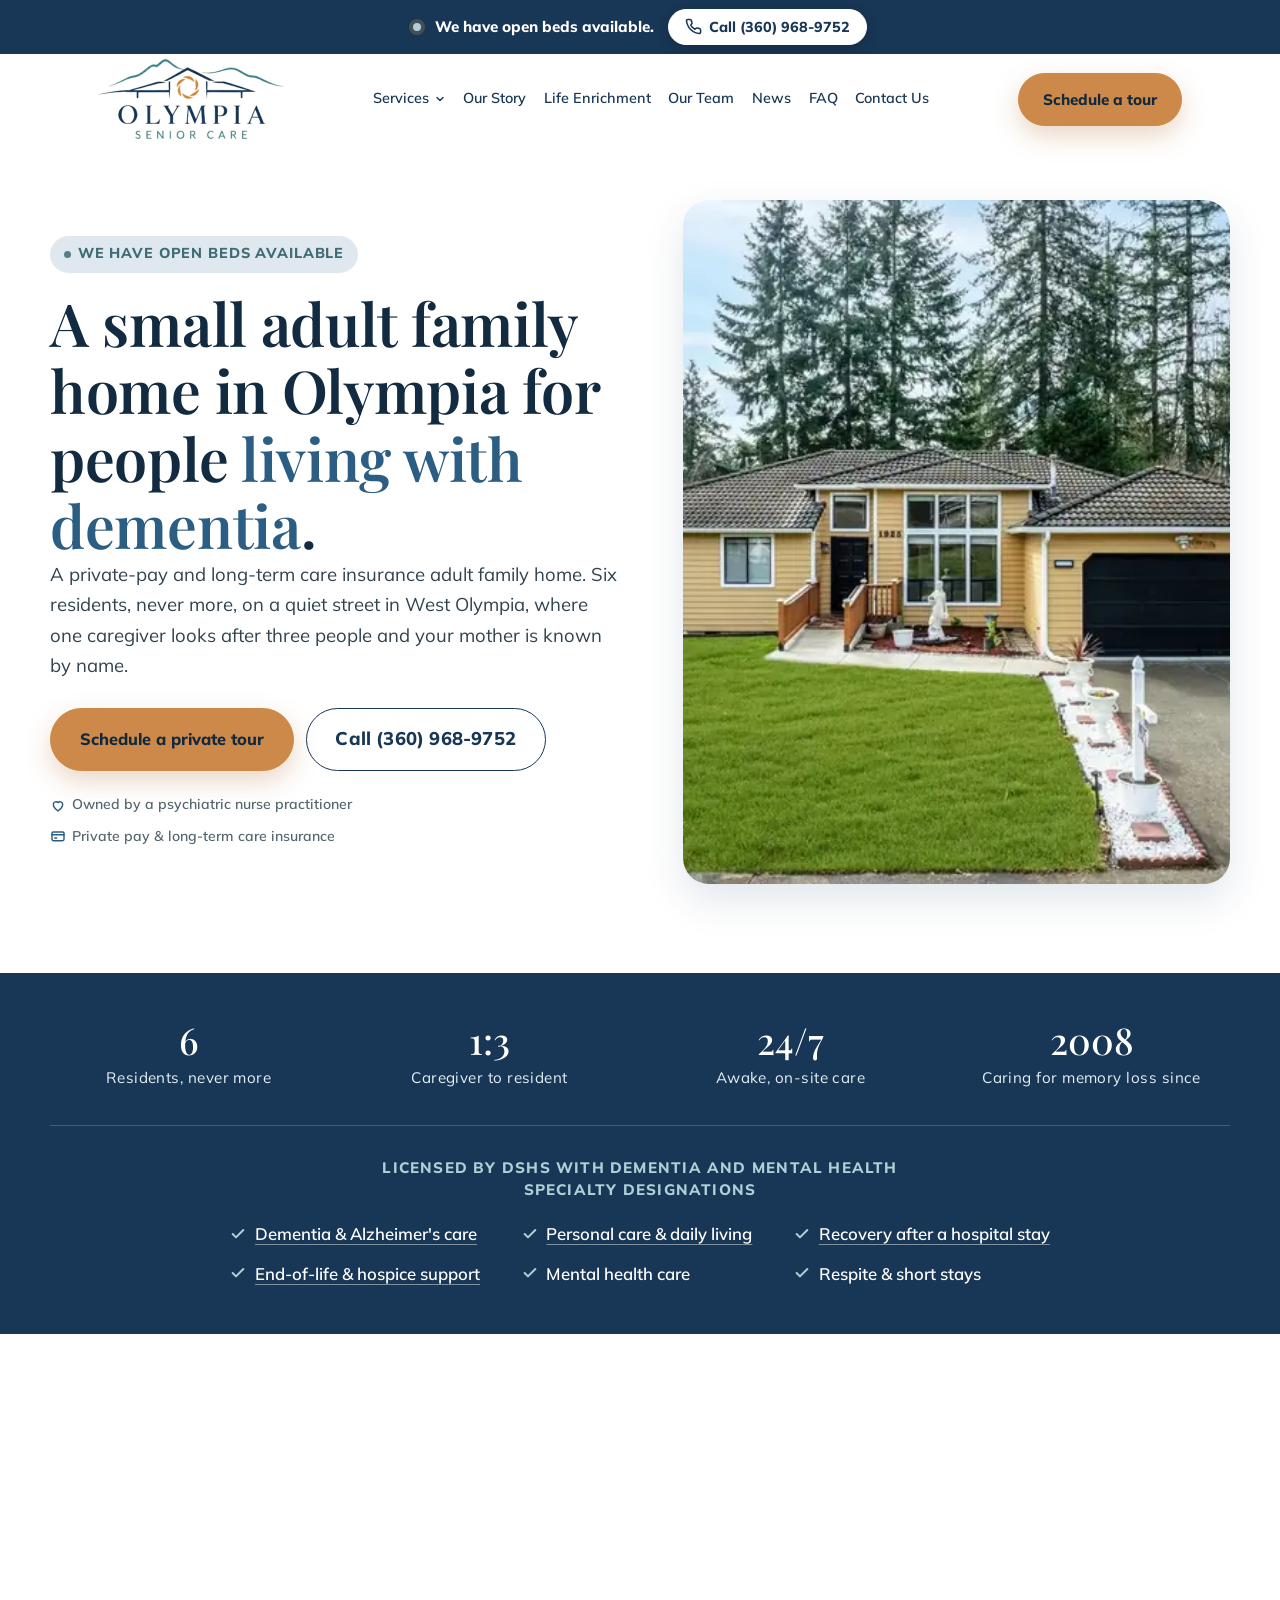
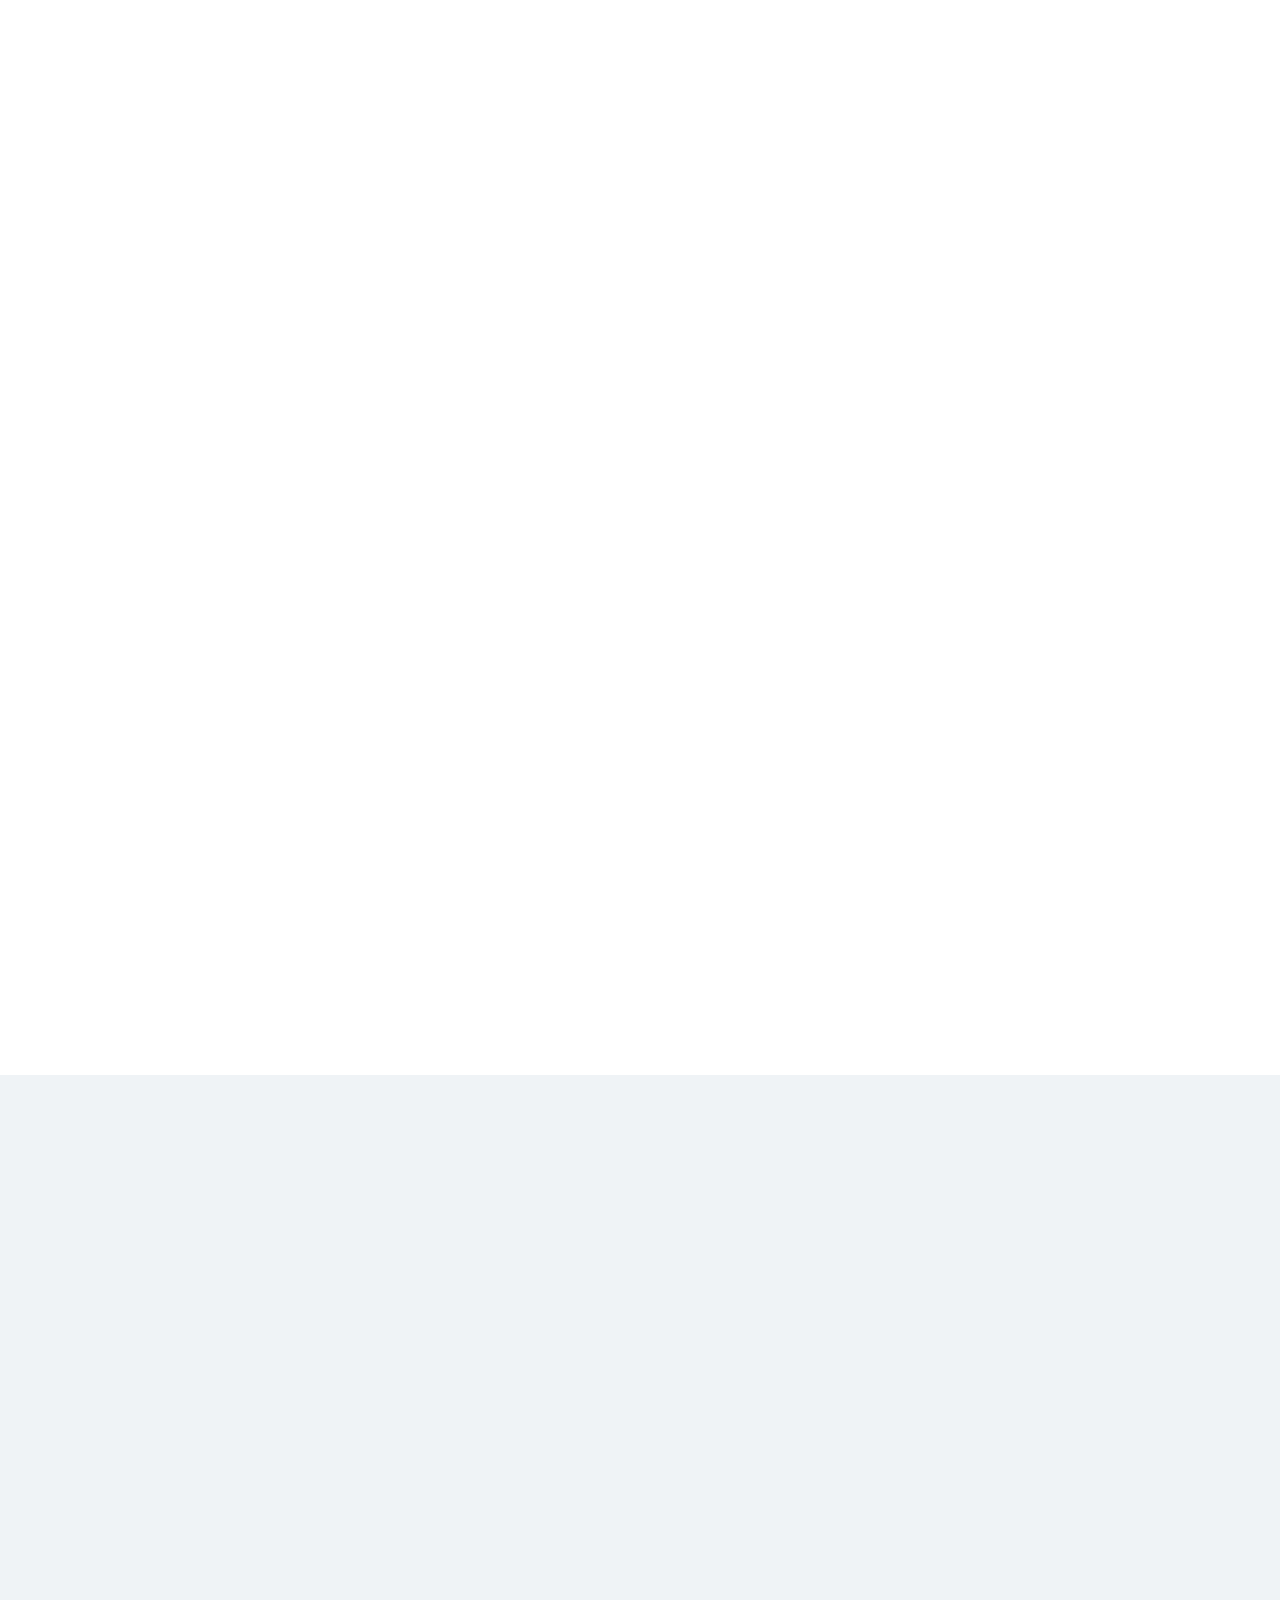
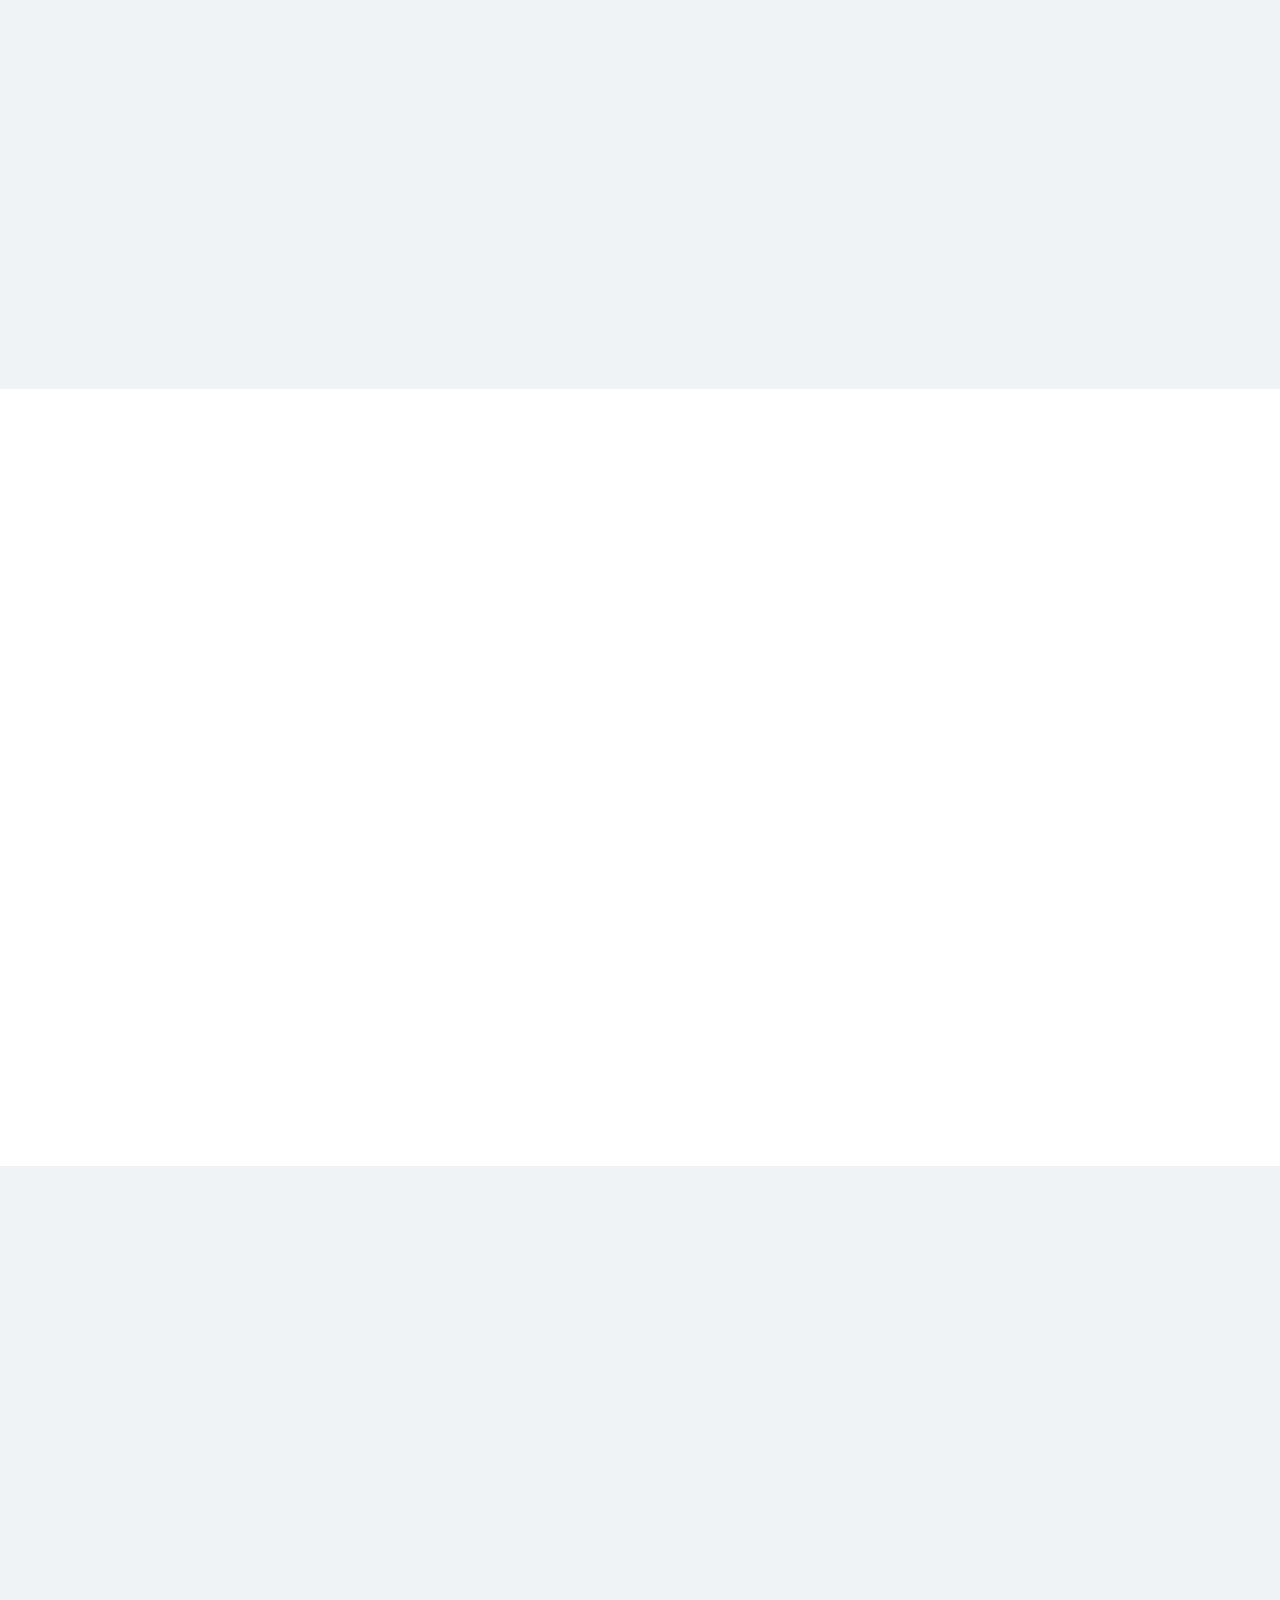
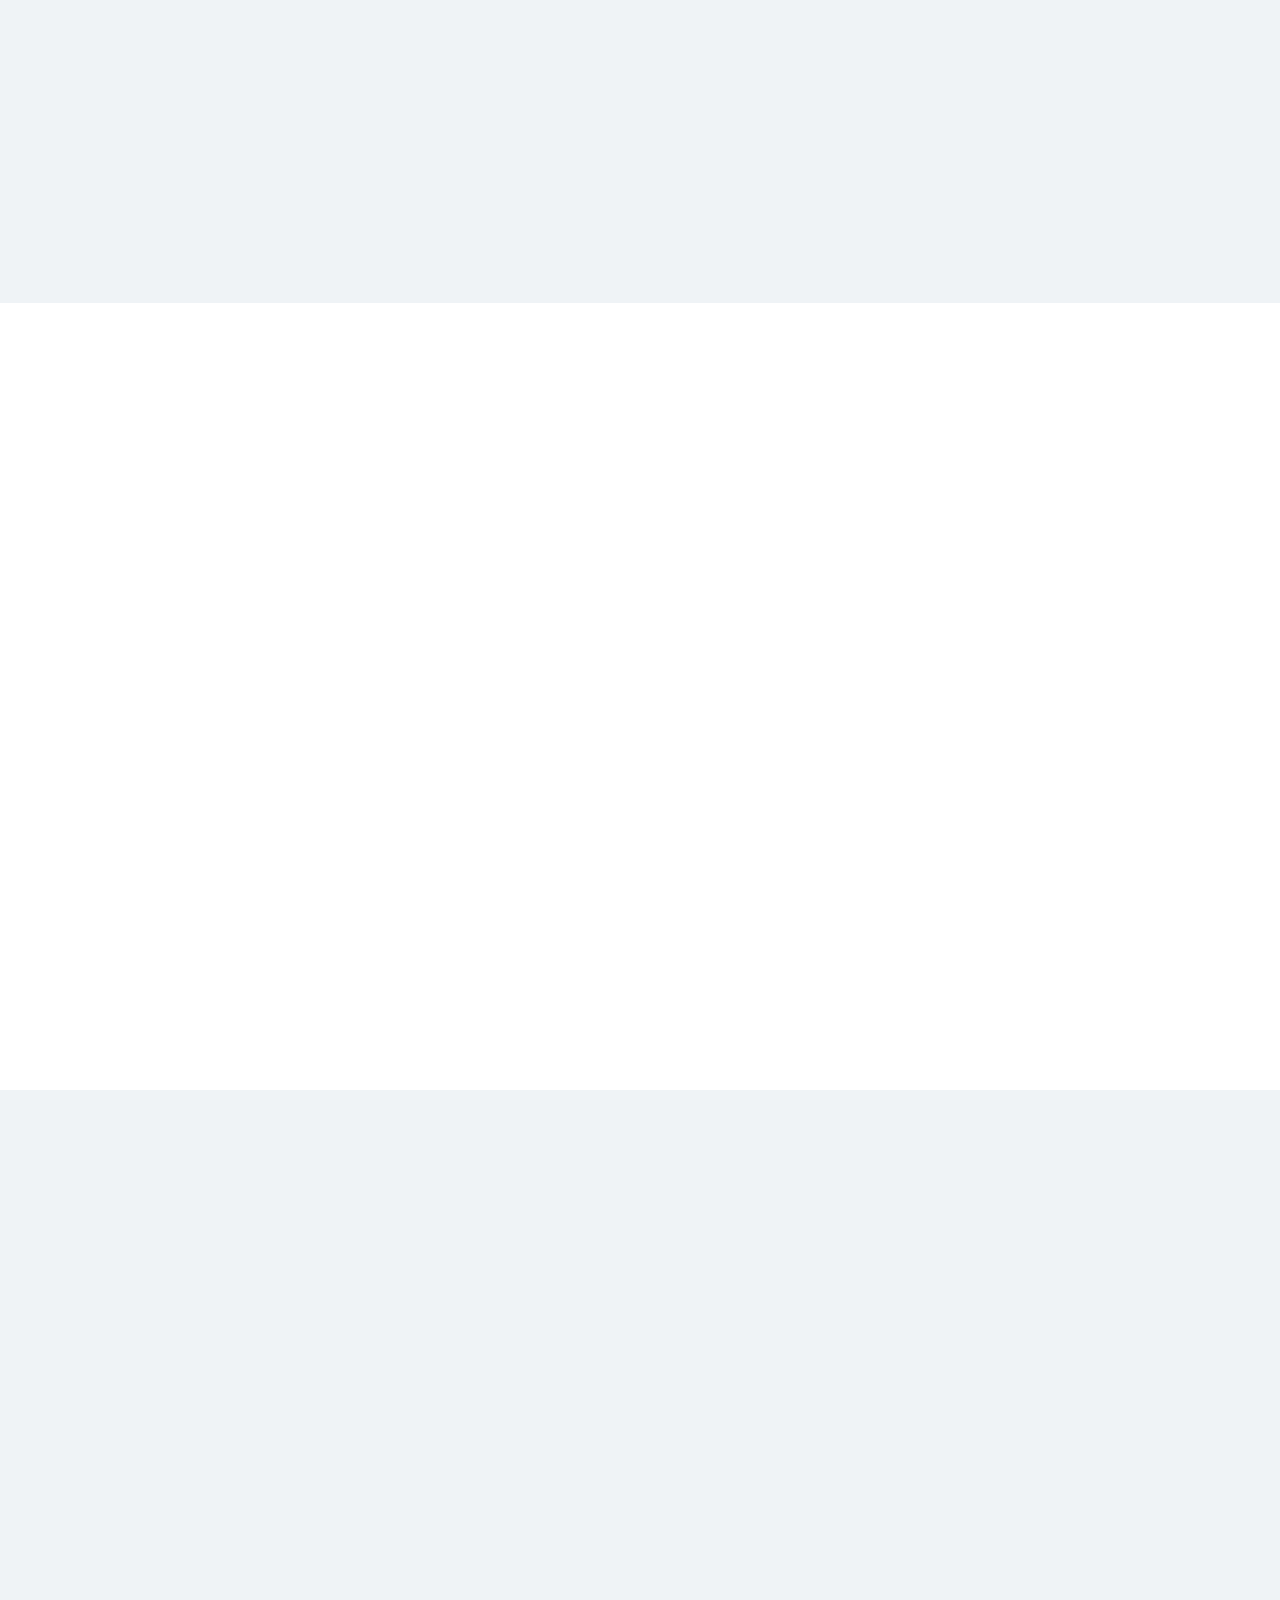
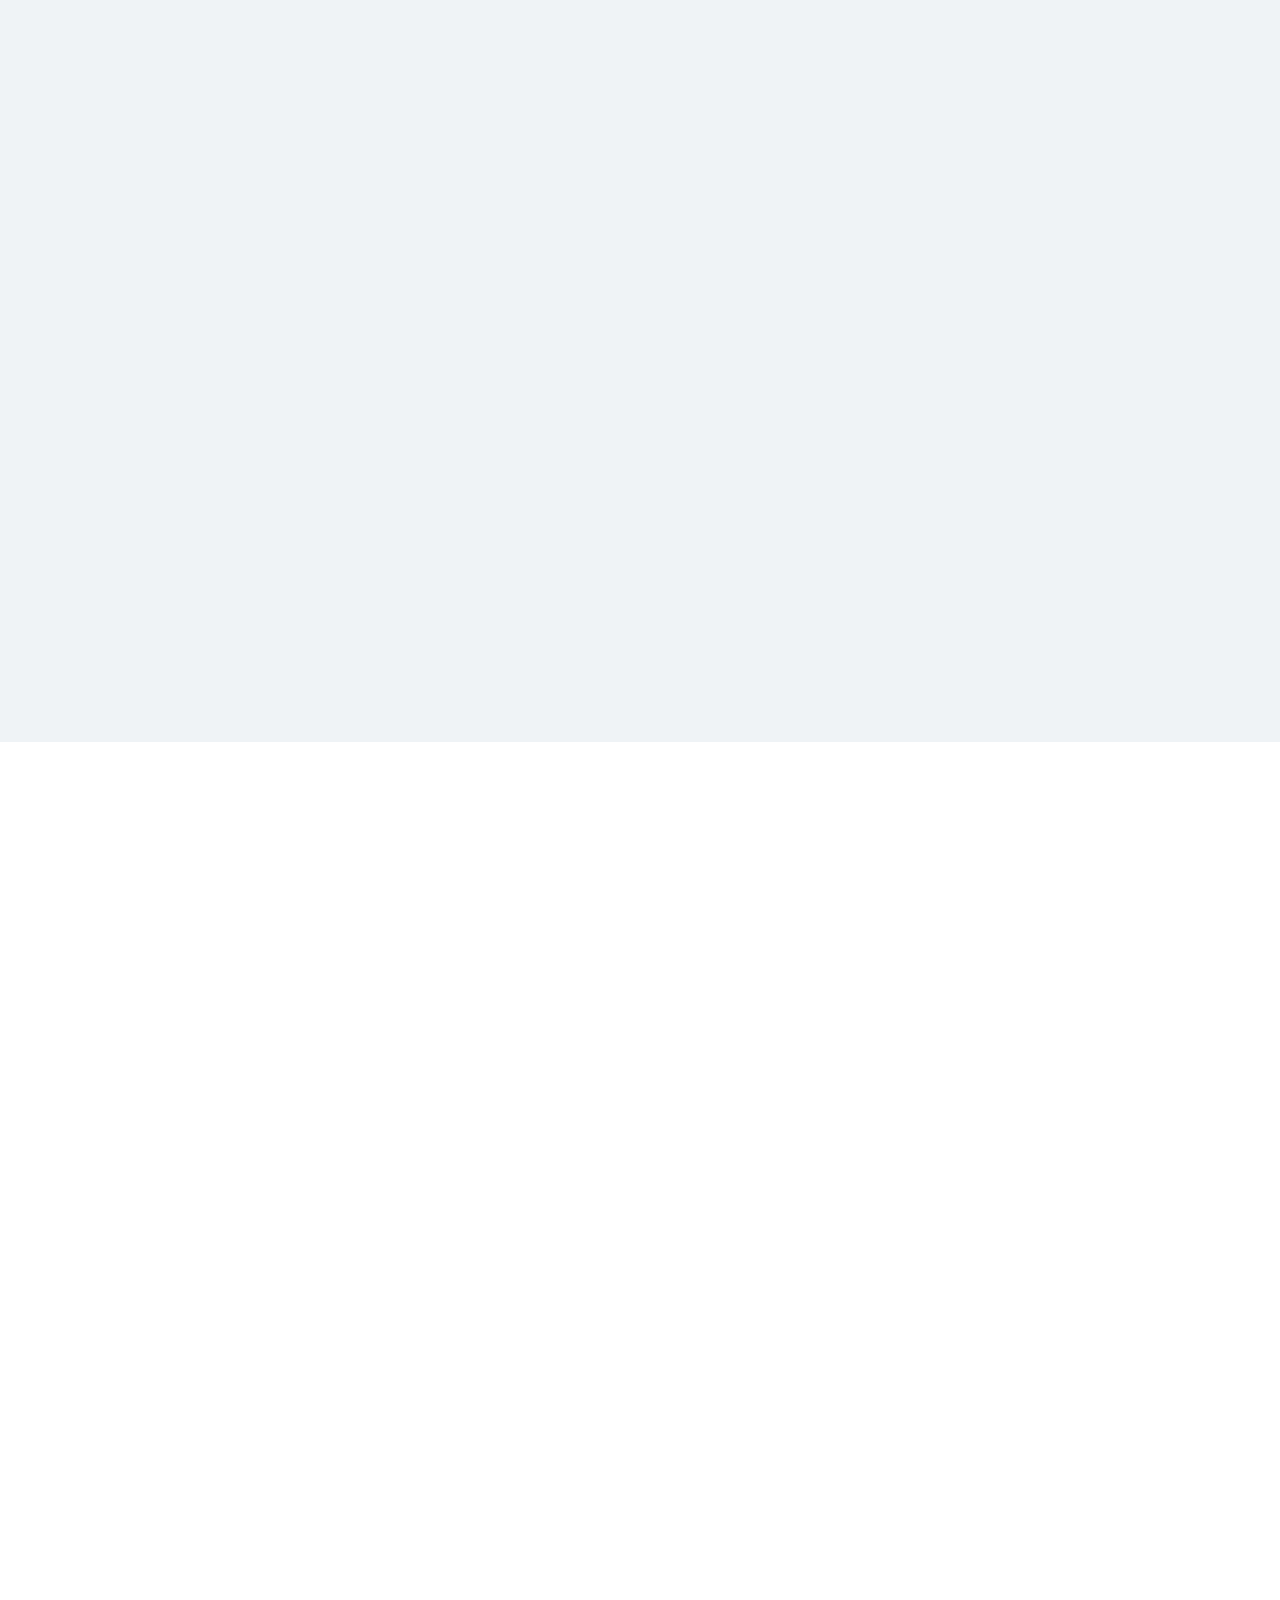
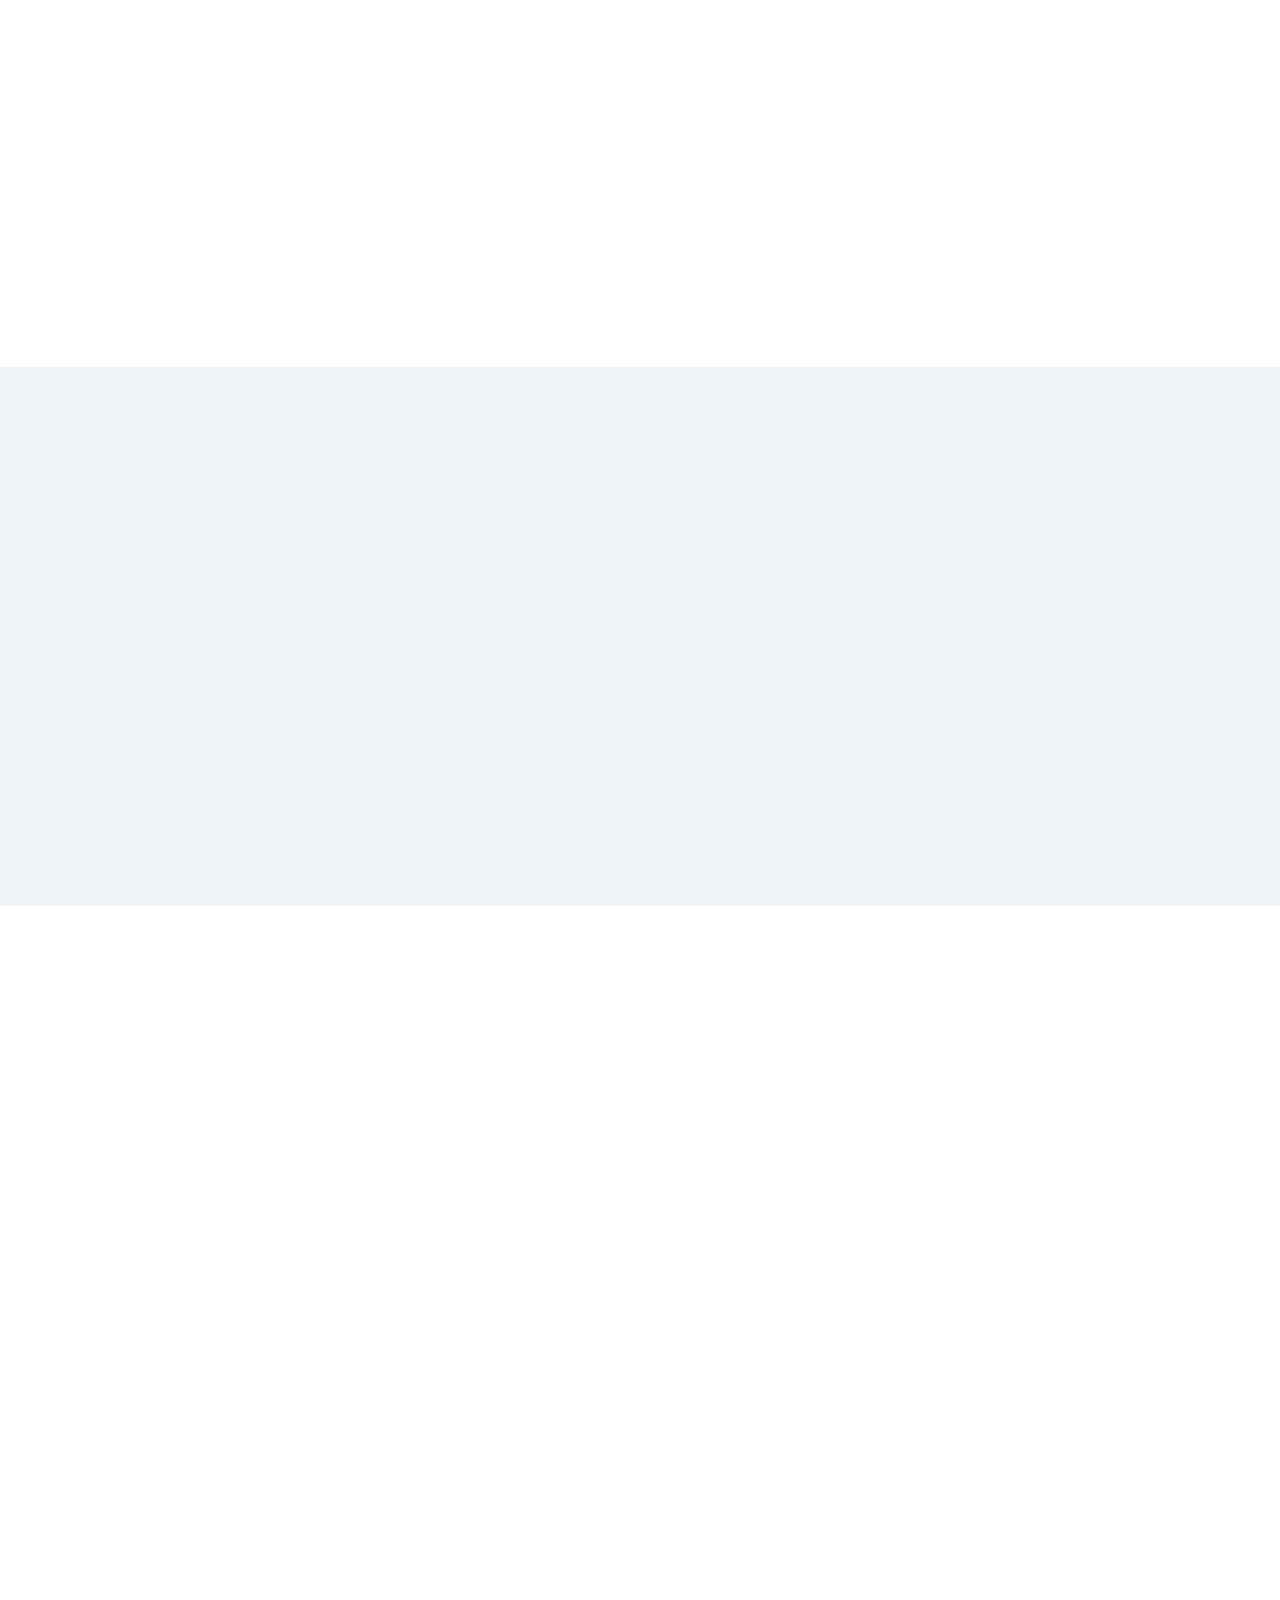
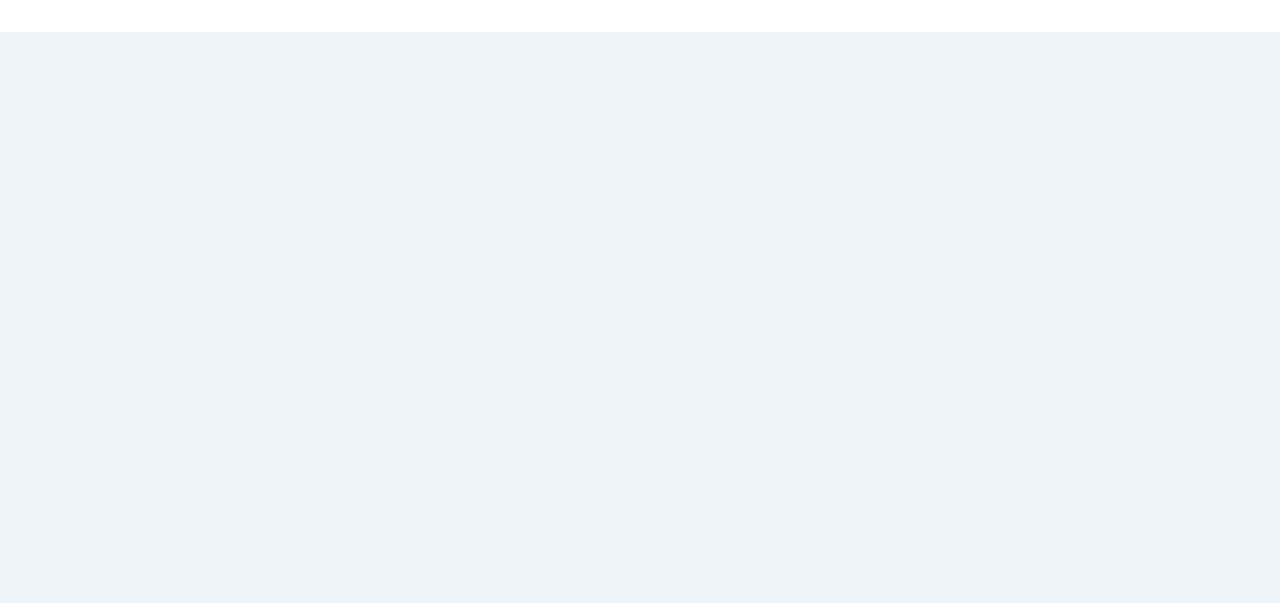
<file: index.html>
<!DOCTYPE html>
<html lang="en">
<head>
<meta charset="UTF-8">
<meta name="viewport" content="width=device-width, initial-scale=1.0">
<title>Adult Family Home in Olympia, WA | Dementia Care | Olympia Senior Care</title>
<meta name="description" content="Olympia Senior Care is a licensed 6-bed adult family home in West Olympia, WA specializing in dementia and Alzheimer's care. Montessori-inspired memory care, a 1:3 caregiver ratio, owned by a psychiatric nurse practitioner. Private pay and long-term care insurance.">
<link rel="canonical" href="https://olympiaseniorcarehome.com/">

<!--
  ============================================================
  OLYMPIA SENIOR CARE ADULT FAMILY HOME  —  DRAFT v3 (15 Sep)
  Built 7 Sep 2026 by Full Census. Draft due to Peter Wed 10 Sep.

  EVERY WORD ON THIS PAGE IS PETER'S OWN, from the copy he sent on
  7 Sep, plus the two sales calls. Nothing is invented. Where I
  changed his wording, it is listed in BUILD-NOTES.md and marked
  in the source with FLAG.


  STILL OPEN (see BUILD-NOTES.md):
    - No testimonials yet. The section is written but commented out.
    - Form posts to Web3Forms (key on the Olympia Senior Care account).
      No activation step. FormSubmit was dropped 30 Sep: never activated,
      and returning 500 for every address that day.
  ============================================================
-->

<link rel="preload" as="image" href="images/home-exterior.webp" fetchpriority="high"
      imagesrcset="images/home-exterior-480.webp 480w, images/home-exterior-640.webp 640w, images/home-exterior-800.webp 800w, images/home-exterior.webp 1100w"
      imagesizes="(max-width:960px) 92vw, 46vw">
<style>@font-face{font-family:'Mulish';font-style:normal;font-weight:400;font-display:swap;src:url('fonts/Mulish-400.woff2') format('woff2')}@font-face{font-family:'Mulish';font-style:normal;font-weight:600;font-display:swap;src:url('fonts/Mulish-600.woff2') format('woff2')}@font-face{font-family:'Mulish';font-style:normal;font-weight:700;font-display:swap;src:url('fonts/Mulish-700.woff2') format('woff2')}@font-face{font-family:'Mulish';font-style:normal;font-weight:800;font-display:swap;src:url('fonts/Mulish-800.woff2') format('woff2')}@font-face{font-family:'Playfair Display';font-style:normal;font-weight:500;font-display:swap;src:url('fonts/PlayfairDisplay-500.woff2') format('woff2')}@font-face{font-family:'Playfair Display';font-style:normal;font-weight:600;font-display:swap;src:url('fonts/PlayfairDisplay-600.woff2') format('woff2')}@font-face{font-family:'Playfair Display';font-style:normal;font-weight:700;font-display:swap;src:url('fonts/PlayfairDisplay-700.woff2') format('woff2')}:root{--teal:#094A5C;--teal-deep:#063744;--teal-mid:#1C6377;--amber:#D07C1A;--gold:#8A5510;--amber-lt:#E8A857;--cream:#FBF6EE;--sand:#F4EADA;--sand-deep:#EADDC7;--white:#fff;--line:#E4D8C4;--ink:#0B2F3B;--body:#3A4A50;--muted:#5E6D73;--on-teal:#E4EDEF;--f-serif:'Newsreader',Georgia,'Times New Roman',serif;--f-sans:'Mulish',system-ui,-apple-system,'Segoe UI',sans-serif;--max:1180px;--pad:clamp(1.25rem,5vw,3rem);--r-sm:12px;--r-md:18px;--r-lg:26px;--pill:100px;--sh-sm:0 8px 24px rgba(9,74,92,.07);--sh-md:0 16px 40px rgba(9,74,92,.12);--sh-cta:0 10px 26px rgba(9,74,92,.24)}*{margin:0;padding:0;box-sizing:border-box}html{scroll-behavior:smooth}body{font-family:var(--f-sans);color:var(--body);background:var(--cream);line-height:1.65;-webkit-font-smoothing:antialiased}img{max-width:100%;height:auto;display:block}a{color:var(--teal);text-underline-offset:3px}h1,h2,h3,h4{font-family:var(--f-serif);color:var(--ink);font-weight:500;line-height:1.14;letter-spacing:-.01em}h1{font-size:clamp(2.25rem,5vw,3.7rem)}h2{font-size:clamp(1.8rem,3.5vw,2.55rem)}h3{font-size:1.55rem;font-weight:600;color:var(--teal)}h4{font-size:1.2rem;font-weight:600}section{padding:clamp(3.5rem,7vw,6rem) var(--pad)}.inner{max-width:var(--max);margin:0 auto}.narrow{max-width:760px;margin:0 auto}.eyebrow{font-family:var(--f-sans);font-weight:800;font-size:.88rem;letter-spacing:.12em;text-transform:uppercase;color:var(--gold);margin-bottom:1rem;display:flex;align-items:center;gap:.65rem;width:fit-content}.eyebrow::before{content:"";flex:none;width:26px;height:3px;border-radius:2px;background:var(--amber)}.center .eyebrow{margin-left:auto;margin-right:auto}.lede{font-size:clamp(1.03rem,1.5vw,1.16rem);max-width:58ch}.sec-head{max-width:62ch;margin-bottom:clamp(1.8rem,3vw,2.6rem)}.sec-head p{margin-top:.75rem}em.accent{font-style:italic;color:var(--teal-mid)}.sand{background:var(--sand)}p+p{margin-top:1rem}.center{text-align:center}.center .sec-head,.center .lede{margin-left:auto;margin-right:auto}.skip{position:absolute;left:-9999px;top:0;background:var(--teal);color:#fff;padding:.7rem 1.1rem;border-radius:0 0 var(--r-sm) 0;z-index:200;font-weight:700}.skip:focus{left:0}.logo{display:flex;align-items:center;gap:.6rem;text-decoration:none}.logo img{height:46px;width:auto}@media(max-width:560px){.logo img{height:38px}}.nav{position:sticky;top:0;z-index:60;background:rgba(251,246,238,.92);backdrop-filter:blur(10px);border-bottom:1px solid transparent;transition:border-color .2s,box-shadow .2s}.nav.stuck{border-bottom-color:var(--line);box-shadow:var(--sh-sm)}.nav-in{max-width:var(--max);margin:0 auto;padding:.6rem var(--pad);display:flex;align-items:center;justify-content:space-between;gap:1rem}.nav-links{display:flex;gap:1.35rem}.nav-links a{font-weight:600;font-size:.9rem;color:var(--teal);text-decoration:none;padding:.4rem 0}.nav-links a:hover{color:var(--gold)}.nav-cta{display:flex;align-items:center;gap:.8rem}.nav-phone{font-weight:800;color:var(--teal);text-decoration:none;font-size:.95rem;white-space:nowrap}.menu-toggle{display:none;background:none;border:0;color:var(--teal);cursor:pointer;padding:.35rem}.drawer{display:none;border-top:1px solid var(--line);background:var(--cream);padding:.6rem var(--pad) 1.1rem}.drawer.open{display:block}.drawer a{display:block;padding:.7rem 0;font-weight:600;color:var(--teal);text-decoration:none;border-bottom:1px solid var(--line)}.drawer .btn{margin-top:.9rem;width:100%}.btn{display:inline-flex;align-items:center;justify-content:center;gap:.5rem;min-height:44px;padding:.8rem 1.5rem;border-radius:var(--pill);font-family:var(--f-sans);font-weight:700;font-size:.95rem;text-decoration:none;border:1.5px solid transparent;cursor:pointer;transition:transform .15s,background .15s,color .15s}.btn-primary{background:var(--teal);color:#fff;box-shadow:var(--sh-cta)}.btn-primary:hover{background:var(--teal-deep);transform:translateY(-2px)}.btn-secondary{border-color:var(--teal);color:var(--teal);background:transparent}.btn-secondary:hover{background:var(--teal);color:#fff;transform:translateY(-2px)}.btn-ghost{border-color:rgba(228,237,239,.55);color:#fff;background:transparent}.btn-ghost:hover{background:#fff;color:var(--teal)}.btn-lg{font-size:1.02rem;padding:.95rem 1.8rem}a:focus-visible,button:focus-visible,input:focus-visible,textarea:focus-visible,select:focus-visible{outline:3px solid var(--teal);outline-offset:2px}.on-teal a:focus-visible,.on-teal button:focus-visible{outline-color:#fff}.hero{padding-top:clamp(2.2rem,4.5vw,3.4rem)}.hero-grid{display:grid;grid-template-columns:1.02fr .98fr;gap:clamp(2rem,5vw,4rem);align-items:center}.hero-photo{border-radius:var(--r-lg);overflow:hidden;box-shadow:var(--sh-md);aspect-ratio:4/5}.hero-photo img{width:100%;height:100%;object-fit:cover}.hero-actions{display:flex;flex-wrap:wrap;gap:.75rem;margin:1.7rem 0 1.4rem}.trust{display:flex;flex-wrap:wrap;gap:.5rem .9rem;list-style:none;font-size:.88rem;color:var(--muted);font-weight:600}.trust li{display:flex;align-items:center;gap:.4rem}.trust svg{flex:none;color:var(--teal-mid)}.badge{display:inline-flex;align-items:center;gap:.45rem;background:var(--sand-deep);color:var(--gold);font-weight:800;font-size:.76rem;letter-spacing:.06em;text-transform:uppercase;padding:.4rem .85rem;border-radius:var(--pill);margin-bottom:1rem}.badge .dot{width:7px;height:7px;border-radius:50%;background:var(--amber)}.facts{background:var(--teal);padding:clamp(2rem,4vw,2.9rem) var(--pad)}.facts-grid{display:grid;grid-template-columns:repeat(4,1fr);gap:1.5rem;text-align:center}.facts b{display:block;font-family:var(--f-serif);font-size:clamp(1.7rem,3vw,2.3rem);color:#fff;font-weight:500;line-height:1.1}.facts span{display:block;color:var(--on-teal);font-size:.83rem;margin-top:.3rem;letter-spacing:.03em}.grid-3{display:grid;grid-template-columns:repeat(3,1fr);gap:1.4rem}.grid-2{display:grid;grid-template-columns:repeat(2,1fr);gap:1.4rem}.card{background:var(--white);border:1px solid var(--line);border-radius:var(--r-md);padding:1.6rem;box-shadow:var(--sh-sm);transition:transform .18s,box-shadow .18s}.card:hover{transform:translateY(-4px);box-shadow:var(--sh-md)}.card h3{margin-bottom:.55rem}.card .num{font-family:var(--f-serif);font-size:2rem;color:var(--amber);line-height:1;display:block;margin-bottom:.5rem}.icon{width:42px;height:42px;border-radius:12px;background:var(--sand-deep);color:var(--teal);display:grid;place-items:center;margin-bottom:.95rem}.ticks{list-style:none;margin-top:.9rem;display:grid;gap:.55rem}.ticks li{display:flex;gap:.6rem;align-items:flex-start;font-size:.95rem}.ticks svg{flex:none;margin-top:.35rem;color:var(--amber)}.tags{display:flex;flex-wrap:wrap;gap:.55rem;list-style:none;margin-top:1.2rem}.tags li{background:var(--white);border:1px solid var(--line);border-radius:var(--pill);padding:.45rem 1rem;font-size:.92rem;font-weight:600;color:var(--ink)}.sand .tags li{background:var(--cream)}.lead-in{display:block;font-family:var(--f-sans);font-size:.74rem;font-weight:800;letter-spacing:.12em;text-transform:uppercase;color:var(--gold);margin-bottom:.5rem}.more{display:inline-flex;align-items:center;gap:.4rem;font-weight:700;font-size:.94rem;text-decoration:none;margin-top:1.1rem}.more:hover{text-decoration:underline}.compare{display:grid;grid-template-columns:1fr 1fr;gap:1.2rem;margin-top:1.8rem}.compare>div{border-radius:var(--r-md);padding:1.5rem;border:1px solid var(--line)}.compare .them{background:var(--white)}.compare .us{background:var(--teal);border-color:var(--teal)}.compare .us h4,.compare .us p{color:#fff}.compare .us .big{color:var(--amber-lt)}.compare .big{font-family:var(--f-serif);font-size:clamp(2.2rem,5vw,3rem);line-height:1;color:var(--muted);display:block;margin-bottom:.4rem}.compare p{font-size:.93rem;margin-top:.5rem;color:var(--muted)}.compare .us p{color:var(--on-teal)}.quote{background:var(--sand);border-left:4px solid var(--amber);border-radius:0 var(--r-md) var(--r-md) 0;padding:1.6rem 1.8rem;margin:1.6rem 0}.quote p{font-family:var(--f-serif);font-size:clamp(1.15rem,2vw,1.4rem);line-height:1.45;color:var(--ink);font-style:italic}.quote cite{display:block;margin-top:.9rem;font-family:var(--f-sans);font-style:normal;font-size:.83rem;font-weight:800;letter-spacing:.1em;text-transform:uppercase;color:var(--gold)}.split{display:grid;grid-template-columns:1fr 1fr;gap:clamp(2rem,5vw,3.6rem);align-items:center}.split img{border-radius:var(--r-lg);box-shadow:var(--sh-md)}.split img.portrait{max-width:min(470px,100%);margin-inline:auto}.split.flip>*:first-child{order:2}.team-grid{display:grid;grid-template-columns:repeat(3,1fr);gap:1.4rem}.member{background:var(--white);border:1px solid var(--line);border-radius:var(--r-md);overflow:hidden;box-shadow:var(--sh-sm);display:flex;flex-direction:column}.member .por{aspect-ratio:1/1;background:linear-gradient(145deg,var(--sand-deep),var(--sand));display:grid;place-items:center;position:relative;border-bottom:1px solid var(--line)}.member .mono{font-family:var(--f-serif);font-size:3.2rem;color:var(--teal);opacity:.55}.member .por .tag{position:absolute;bottom:.7rem;left:.7rem;background:rgba(255,255,255,.92);color:var(--gold);font-size:.66rem;font-weight:800;letter-spacing:.08em;text-transform:uppercase;padding:.28rem .6rem;border-radius:var(--pill)}.member .body{padding:1.4rem;flex:1;display:flex;flex-direction:column}.member .role{font-size:.87rem;color:var(--muted);margin-top:.15rem}.member .yrs{font-size:.78rem;font-weight:800;letter-spacing:.06em;text-transform:uppercase;color:var(--gold);margin-top:.7rem}.member blockquote{font-family:var(--f-serif);font-style:italic;color:var(--ink);font-size:1rem;line-height:1.5;margin-top:.9rem;padding-top:.9rem;border-top:1px solid var(--line)}.gal{display:grid;grid-template-columns:repeat(4,1fr);gap:1rem}.gal figure{border-radius:var(--r-md);overflow:hidden;position:relative;background:var(--sand);aspect-ratio:4/3}.gal img{width:100%;height:100%;object-fit:cover;transition:transform .4s}.gal figure:hover img{transform:scale(1.04)}.gal figcaption{position:absolute;left:.6rem;bottom:.6rem;background:rgba(255,255,255,.93);color:var(--teal);font-size:.73rem;font-weight:700;padding:.3rem .62rem;border-radius:var(--pill)}.gal .wide{grid-column:span 2;aspect-ratio:8/3}.feats{display:grid;grid-template-columns:repeat(3,1fr);gap:1.4rem}.feat{background:var(--white);border:1px solid var(--line);border-radius:var(--r-md);overflow:hidden;box-shadow:var(--sh-sm);transition:transform .18s,box-shadow .18s}.feat:hover{transform:translateY(-4px);box-shadow:var(--sh-md)}.feat .shot{aspect-ratio:4/3;overflow:hidden}.feat .shot img{width:100%;height:100%;object-fit:cover;transition:transform .4s}.feat:hover .shot img{transform:scale(1.04)}.feat .txt{padding:1.35rem}.feat h3{font-size:1.4rem;margin-bottom:.45rem}.feat p{font-size:.95rem}.faqs{max-width:840px;margin:0 auto;border-top:1px solid var(--line)}.faq{border-bottom:1px solid var(--line)}.faq summary{list-style:none;cursor:pointer;display:block;position:relative;padding:1.35rem 3.2rem 1.35rem 0;font-family:var(--f-serif);font-size:1.38rem;font-weight:500;color:var(--ink);line-height:1.3}.faq summary::-webkit-details-marker{display:none}.faq summary:hover{color:var(--teal-mid)}.faq summary::after{content:"+";position:absolute;right:.4rem;top:50%;transform:translateY(-50%);font-family:var(--f-sans);font-size:1.7rem;font-weight:300;line-height:1;color:var(--amber);transition:transform .2s}.faq[open] summary{color:var(--teal-mid)}.faq[open] summary::after{transform:translateY(-50%) rotate(45deg)}.faq .a{padding:0 3.2rem 1.5rem 0;font-size:1rem;line-height:1.72;color:var(--body)}.loc{display:grid;grid-template-columns:1fr 1.15fr;align-items:stretch;padding:0}.loc-copy{padding:clamp(2.4rem,5vw,3.6rem) var(--pad);display:flex;flex-direction:column;justify-content:center;gap:.5rem}.loc-copy .addr{font-family:var(--f-serif);font-size:1.35rem;color:var(--ink);line-height:1.4}.loc-map{position:relative;min-height:360px;background:var(--sand-deep)}.loc-map iframe{position:absolute;inset:0;width:100%;height:100%;border:0}.member .por img{width:100%;height:100%;object-fit:cover}.tour{max-width:980px;margin:0 auto;border-radius:var(--r-lg);overflow:hidden;box-shadow:var(--sh-md);background:var(--ink)}.tour video{display:block;width:100%;height:auto;aspect-ratio:16/9;background:var(--ink)}.acts{display:flex;flex-wrap:wrap;justify-content:center;gap:1.4rem}.acts .feat{flex:0 1 calc((100% - 2.8rem)/3)}.feat .shot.blank{display:grid;place-items:center;background:linear-gradient(145deg,var(--sand-deep),var(--sand));color:var(--teal)}.feat .shot.blank svg{width:64px;height:64px;opacity:.85}.quote.big p{font-size:clamp(1.35rem,2.6vw,1.85rem)}.cta-band .tagline{font-family:var(--f-serif);font-style:italic;font-size:clamp(1.2rem,2vw,1.45rem);color:var(--amber-lt)}.contact-grid{display:grid;grid-template-columns:1fr 1fr;gap:clamp(2rem,5vw,3.4rem);align-items:start}.panel{background:var(--white);border:1px solid var(--line);border-radius:var(--r-lg);padding:clamp(1.5rem,3vw,2.2rem);box-shadow:var(--sh-md)}.field{margin-bottom:1rem}label{display:block;font-size:.74rem;font-weight:800;letter-spacing:.09em;text-transform:uppercase;color:var(--muted);margin-bottom:.4rem}input,textarea,select{width:100%;background:var(--cream);border:1px solid var(--line);border-radius:var(--r-sm);padding:.8rem 1rem;font-family:var(--f-sans);font-size:1rem;color:var(--body)}input::placeholder,textarea::placeholder{color:var(--muted);opacity:.75}input:focus,textarea:focus,select:focus{border-color:var(--teal-mid);background:#fff;box-shadow:0 0 0 3px rgba(28,99,119,.14);outline:none}.form-note{font-size:.82rem;color:var(--muted);margin-top:.85rem}.contact-list{list-style:none;display:grid;gap:1.1rem;margin-top:1.6rem}.contact-list li{display:flex;gap:.85rem;align-items:flex-start}.contact-list svg{flex:none;margin-top:.25rem;color:var(--teal-mid)}.contact-list b{display:block;color:var(--ink);font-size:.95rem}.contact-list a{font-weight:700;text-decoration:none}.contact-list a:hover{text-decoration:underline}.ok{display:none;background:var(--sand);border:1px solid var(--amber);border-radius:var(--r-md);padding:1.4rem;color:var(--ink)}.ok.show{display:block}.cta-band{background:var(--teal);color:#fff;text-align:center}.cta-band h2,.cta-band p{color:#fff}.cta-band p{max-width:56ch;margin:.9rem auto 0;color:var(--on-teal)}.cta-band .hero-actions{justify-content:center}.page-head{background:var(--sand);padding:clamp(2.6rem,5vw,4rem) var(--pad) clamp(2.2rem,4vw,3rem)}.prose{max-width:68ch}.prose h2{margin:2.4rem 0 .8rem}.prose h3{margin:1.8rem 0 .5rem}.prose ul{margin:1rem 0 1rem 1.1rem;display:grid;gap:.5rem}.prose img{border-radius:var(--r-lg);box-shadow:var(--sh-md);margin:1.8rem 0}.foot{background:var(--teal-deep);color:var(--on-teal);padding:clamp(3rem,5vw,4rem) var(--pad) 1.6rem}.foot-grid{display:grid;grid-template-columns:1.3fr 1fr 1fr 1fr;gap:2.2rem;max-width:var(--max);margin:0 auto}.foot h4{color:#fff;font-family:var(--f-sans);font-size:.76rem;font-weight:800;letter-spacing:.13em;text-transform:uppercase;margin-bottom:1rem}.foot a{color:var(--on-teal);text-decoration:none}.foot a:hover{color:#fff;text-decoration:underline}.foot ul{list-style:none;display:grid;gap:.6rem;font-size:.93rem}.foot .brandline{font-family:var(--f-serif);font-size:1.15rem;color:#fff;margin-bottom:.6rem}.foot .tag{font-size:.93rem;max-width:34ch}.foot-bot{max-width:var(--max);margin:2.4rem auto 0;padding-top:1.3rem;border-top:1px solid rgba(228,237,239,.18);display:flex;flex-wrap:wrap;gap:.6rem 1.4rem;justify-content:space-between;font-size:.8rem;color:rgba(228,237,239,.78)}.foot-logo{height:54px;width:auto;margin-bottom:1rem;filter:brightness(0) invert(1);opacity:.95}@media(max-width:960px){.acts .feat{flex-basis:calc((100% - 1.4rem)/2)}.loc{grid-template-columns:1fr}.loc-map{min-height:300px}.feats{grid-template-columns:repeat(2,1fr)}.hero-grid{grid-template-columns:1fr}.hero-photo{order:-1;aspect-ratio:4/3;max-height:400px}.grid-3,.team-grid{grid-template-columns:repeat(2,1fr)}.split,.contact-grid{grid-template-columns:1fr}.split.flip>*:first-child{order:0}.facts-grid{grid-template-columns:repeat(2,1fr);gap:1.6rem}.foot-grid{grid-template-columns:1fr 1fr}.gal{grid-template-columns:repeat(2,1fr)}.gal .wide{grid-column:span 2;aspect-ratio:2/1}}@media(max-width:720px){.acts .feat{flex-basis:100%}.nav-links,.nav-phone{display:none}.menu-toggle{display:block}.grid-3,.grid-2,.team-grid,.compare,.feats{grid-template-columns:1fr}.foot-grid{grid-template-columns:1fr}}@media(max-width:420px){.facts-grid{grid-template-columns:1fr;gap:1.2rem}.btn{width:100%}.hero-actions{flex-direction:column}}@media(prefers-reduced-motion:reduce){html{scroll-behavior:auto}*{transition:none!important;animation:none!important}.card:hover,.btn:hover{transform:none}.gal figure:hover img{transform:none}}@media print{.nav,.cta-band,.contact{display:none}}@media(max-width:720px){body{font-size:1.125rem}.lede{font-size:1.2rem}h2{font-size:2rem}.eyebrow{font-size:.92rem}.feat p,.card p,.faq .a,.split p,.loc-copy p,.member p{font-size:1.08rem}.tags li{font-size:1rem}.hero-grid>div:not(.hero-photo),.sec-head,.page-head .inner,.split>div,.loc-copy,.contact-grid>div:first-child,.card,.feat .txt,.member .body,.narrow{text-align:center}.eyebrow,.sec-head,.lede{margin-left:auto;margin-right:auto}.trust,.tags,.hero-actions{justify-content:center}.quote{border-left:0;border-top:4px solid var(--amber);border-radius:var(--r-md);text-align:center}.split>div.prose,.prose,.ticks,.faqs,.faq,form,.panel,.contact-list{text-align:left}}section[id]{scroll-margin-top:76px}.carelist{margin-top:clamp(1.6rem,3vw,2.2rem);padding-top:clamp(1.4rem,3vw,1.9rem);border-top:1px solid rgba(228,237,239,.22);text-align:center}.carelist-h{font-weight:800;font-size:.8rem;letter-spacing:.12em;text-transform:uppercase;color:var(--amber-lt);margin:0 auto 1.1rem;max-width:60ch;line-height:1.5}.carelist ul{list-style:none;display:grid;grid-template-columns:repeat(3,auto);justify-content:center;gap:.75rem 2.6rem}.carelist li{display:flex;align-items:center;gap:.55rem;color:#fff;font-size:1.05rem;font-weight:600;text-align:left}.carelist svg{flex:none;color:var(--amber-lt)}@media(max-width:720px){.carelist ul{grid-template-columns:1fr 1fr;justify-content:stretch;gap:.85rem 1.1rem;max-width:420px;margin:0 auto}.carelist li{font-size:1.02rem;align-items:flex-start}.carelist svg{margin-top:.28rem}}@media(max-width:420px){.carelist ul{grid-template-columns:1fr;max-width:260px}}.nav-links{align-items:center}.nav-links a[aria-current="page"],.nav-links .on{color:var(--gold)}.has-sub{position:relative}.nav-links .sub-top{display:inline-flex;align-items:center;gap:.3rem}.chev{flex:none;transition:transform .2s}.has-sub:hover .chev,.has-sub:focus-within .chev,.has-sub.open .chev{transform:rotate(180deg)}.sub{position:absolute;top:calc(100% + .6rem);left:-1rem;min-width:300px;background:var(--white);border:1px solid var(--line);border-radius:var(--r-md);box-shadow:var(--sh-md);padding:.45rem;opacity:0;visibility:hidden;transform:translateY(6px);transition:opacity .15s,transform .15s,visibility .15s;z-index:70}.sub::before{content:"";position:absolute;left:0;right:0;top:-.9rem;height:.9rem}.has-sub:hover .sub,.has-sub:focus-within .sub,.has-sub.open .sub{opacity:1;visibility:visible;transform:none}.nav-links .sub a{display:block;padding:.62rem .85rem;border-radius:10px;font-size:.95rem;white-space:nowrap;color:var(--teal)}.nav-links .sub a:hover,.nav-links .sub a[aria-current="page"]{background:var(--sand);color:var(--teal)}.nav-links .sub .sub-all{margin-top:.3rem;border-top:1px solid var(--line);border-radius:0 0 10px 10px;padding-top:.75rem;color:var(--gold);font-size:.8rem;font-weight:800;letter-spacing:.1em;text-transform:uppercase}@media(max-width:1200px){.nav-phone{display:none}}@media(max-width:1020px){.nav-links{display:none}.menu-toggle{display:block}}.drawer.open{max-height:calc(100vh - 62px);overflow-y:auto}.drawer .drawer-top{border-bottom:0;padding-bottom:.3rem}.drawer-sub{margin:0 0 .5rem .15rem;padding-left:.95rem;border-left:2px solid var(--amber-lt)}.drawer .drawer-sub a{border-bottom:0;padding:.42rem 0;font-size:.97rem;color:var(--body)}.drawer-sub+a{border-top:1px solid var(--line)}.carelist a{color:#fff;text-decoration:underline;text-decoration-color:rgba(255,255,255,.45);text-underline-offset:4px;text-decoration-thickness:1px}.carelist a:hover{text-decoration-color:var(--amber-lt)}.ph-split{display:grid;grid-template-columns:1.05fr .95fr;gap:clamp(2rem,5vw,3.6rem);align-items:center}.ph-split h1{max-width:17ch}.ph-split .lede{margin-top:1rem}.ph-split img{width:100%;aspect-ratio:4/3;object-fit:cover;border-radius:var(--r-lg);box-shadow:var(--sh-md)}.checks{list-style:none;display:grid;grid-template-columns:1fr 1fr;gap:1rem 2.4rem;text-align:left}.checks.one{grid-template-columns:1fr;margin-top:1.2rem}.checks li{display:flex;gap:.7rem;align-items:flex-start;font-size:1.05rem;font-weight:600;color:var(--ink);line-height:1.5}.checks svg{flex:none;margin-top:.25rem;color:var(--amber)}.panel-lite{background:var(--white);border:1px solid var(--line);border-radius:var(--r-lg);padding:clamp(1.4rem,3vw,2.2rem);box-shadow:var(--sh-sm)}.note{margin-top:1.6rem;max-width:70ch}a.feat{display:block;text-decoration:none;color:inherit}a.feat .more{margin-top:.9rem}.feats.two{grid-template-columns:repeat(2,1fr)}.card .lead-in{margin-bottom:.6rem}.faq div.a p+p{margin-top:.8rem}.faq .a ul{margin:.7rem 0 0 1.2rem;display:grid;gap:.3rem}@media(max-width:960px){.ph-split{grid-template-columns:1fr}.ph-split img{max-height:340px}}@media(max-width:720px){.checks{grid-template-columns:1fr;width:fit-content;max-width:100%;margin-inline:auto}.checks li{font-size:1.06rem}.feats.two{grid-template-columns:1fr}.note{text-align:center;margin-inline:auto}}.drawer a.btn-primary{color:#fff;border-bottom:0}.drawer a.btn-primary{display:flex}.acts .card{flex:0 1 calc((100% - 2.8rem)/3)}.day .card .lead-in{margin-bottom:.35rem}@media(max-width:960px){.acts .card{flex-basis:calc((100% - 1.4rem)/2)}}@media(max-width:720px){.acts .card{flex-basis:100%}.card .icon{margin-inline:auto}}:root{--teal:#83152A;--teal-deep:#5E0E1E;--teal-mid:#9E2A3F;--amber:#83152A;--gold:#83152A;--amber-lt:#F2CCD3;--ink:#1F1B1C;--body:#3B3637;--muted:#665D5F;--on-teal:#F7E9EC;--line:#E6DBCB;--f-serif:'Playfair Display',Georgia,'Times New Roman',serif;--f-label:'Oswald','Arial Narrow',system-ui,sans-serif;--sh-sm:0 8px 24px rgba(60,18,26,.07);--sh-md:0 16px 40px rgba(60,18,26,.12);--sh-cta:0 10px 26px rgba(131,21,42,.26)}h1,h2,h3,h4{letter-spacing:-.005em}h1{font-weight:600}input:focus,textarea:focus,select:focus{box-shadow:0 0 0 3px rgba(131,21,42,.14)}.eyebrow,.carelist-h,.badge,.lead-in,.foot h4,.quote cite,.member .yrs,.nav-links .sub .sub-all{font-family:var(--f-label);font-weight:500}.eyebrow{font-size:.98rem;letter-spacing:.1em}.carelist-h{font-size:.92rem;letter-spacing:.1em}.badge{font-size:.82rem;letter-spacing:.08em}.lead-in{font-size:.86rem;letter-spacing:.1em}.foot h4{font-size:.9rem;letter-spacing:.12em}.quote cite{font-size:.9rem;letter-spacing:.1em}.nav-links .sub .sub-all{font-size:.88rem;letter-spacing:.1em}.logo img{height:44px;width:auto}.foot{background:#1F1B1C}.foot-logo{height:72px;width:auto}@media(max-width:560px){.logo img{height:34px}}@media(max-width:720px){.eyebrow{font-size:1rem}}@media(max-width:560px){.nav-cta{gap:.5rem;flex-shrink:0}.nav-cta .btn{white-space:nowrap;padding:.5rem .95rem;font-size:.86rem;min-height:40px;width:auto}.menu-toggle{padding:.25rem}}.logo{min-width:0}.logo img{object-fit:contain;object-position:left center;max-width:100%}:root{--f-label:var(--f-sans)}em.accent{font-style:normal}h3,h4{font-family:var(--f-sans);font-weight:700;letter-spacing:0;line-height:1.3}h3{font-size:1.38rem}.feat h3{font-size:1.3rem}.quote p{font-family:var(--f-sans);font-style:normal;font-weight:600;font-size:clamp(1.12rem,1.8vw,1.28rem);line-height:1.6;color:var(--ink)}.quote.big p{font-size:clamp(1.2rem,2.2vw,1.45rem)}.quote cite{font-family:var(--f-sans);font-weight:700;font-size:.95rem;letter-spacing:.02em;text-transform:none;color:var(--muted)}.member blockquote{font-family:var(--f-sans);font-style:normal;font-weight:600}.cta-band .tagline{font-family:var(--f-sans);font-style:normal;font-weight:700;font-size:1.15rem}.faq summary{font-family:var(--f-sans);font-weight:700;font-size:1.18rem;line-height:1.4}.loc-copy .addr{font-family:var(--f-sans);font-weight:700;font-size:1.2rem}.eyebrow,.carelist-h,.badge,.lead-in,.foot h4,.member .yrs,.nav-links .sub .sub-all{font-family:var(--f-sans);font-weight:800}.eyebrow{font-size:.9rem;letter-spacing:.1em}.carelist-h{font-size:.85rem;letter-spacing:.08em}.badge{font-size:.78rem;letter-spacing:.06em}.lead-in{font-size:.8rem;letter-spacing:.1em}.foot h4{font-size:.8rem;letter-spacing:.12em}.nav-links .sub .sub-all{font-size:.8rem;letter-spacing:.08em}@media(max-width:720px){.eyebrow{font-size:.95rem}.faq summary{font-size:1.12rem}}.team-grid.two{grid-template-columns:repeat(2,1fr);max-width:860px;margin-inline:auto}.member .por .mono{font-family:var(--f-serif)}.member .note-photo{font-size:.8rem;color:var(--muted);margin-top:.6rem}@media(max-width:720px){.team-grid.two{grid-template-columns:1fr}}.team-grid.two .member .por{aspect-ratio:16/9}:root{--teal:#0B3D5C;--teal-deep:#072C43;--teal-mid:#1D5F87;--amber:#2E8B57;--gold:#23704A;--amber-lt:#A7DDBF;--cream:#FFFFFF;--sand:#EEF5F9;--sand-deep:#DCEAF2;--line:#D5E3EC;--ink:#0E2A3B;--body:#33454F;--muted:#56666F;--on-teal:#E6F0F6;--orange:#C25700;--orange-deep:#A04700;--sh-sm:0 8px 24px rgba(11,61,92,.07);--sh-md:0 16px 40px rgba(11,61,92,.12);--sh-cta:0 10px 26px rgba(194,87,0,.28)}input:focus,textarea:focus,select:focus{box-shadow:0 0 0 3px rgba(11,61,92,.16)}.foot{background:#0A2E45}.btn-primary,.on-teal .btn-primary{background:var(--orange);color:#fff;border-color:var(--orange)}.btn-primary:hover,.on-teal .btn-primary:hover{background:var(--orange-deep);border-color:var(--orange-deep);color:#fff}.nav-phone{font-size:1.2rem;font-weight:800;color:var(--teal)}.btn[href^="tel:"]{font-size:1.15rem;font-weight:800;letter-spacing:.01em}.contact-list a[href^="tel:"]{font-size:1.3rem;font-weight:800}.foot a[href^="tel:"]{font-size:1.15rem;font-weight:800}.drawer a[href^="tel:"]{font-size:1.15rem;font-weight:800}.faq-group{margin-top:clamp(2.4rem,5vw,3.4rem)}.faq-group:first-child{margin-top:0}.faq-group>h2{margin-bottom:1.1rem}.faq .a ul{margin:.6rem 0 .8rem 1.2rem}.faq .a li{margin:.2rem 0}.faq .a p+p{margin-top:.7rem}.faq .a .say{border-left:4px solid var(--amber);background:var(--sand);padding:.8rem 1rem;border-radius:0 12px 12px 0;margin:.7rem 0}.faq .a b.short{display:block;color:var(--ink);margin-bottom:.5rem}.faq-cta{display:flex;flex-wrap:wrap;gap:.8rem;margin-top:.9rem}.benchmark{font-size:.95rem;color:var(--muted)}.tagline{font-family:var(--f-serif);font-size:1.3rem;color:var(--teal);margin-top:.6rem}.nav{background:rgba(255,255,255,.95)}.nav-links{gap:1.1rem}.nav-links a,.nav-links .sub-top{white-space:nowrap}@media(max-width:1320px){.nav-phone{display:none}}@media(max-width:1120px){.nav-links{display:none}.menu-toggle{display:block}}.nav-cta .btn{white-space:nowrap}:root{--teal:#0E4A7A;--teal-deep:#0A3559;--teal-mid:#1878C0;--amber:#10B0A8;--gold:#0B7A73;--amber-lt:#7FDCD3;--orange:#F8A038;--orange-deep:#E88C1E;--sand:#EEF6FA;--sand-deep:#DCEDF5;--line:#D3E4EE;--sh-cta:0 10px 26px rgba(232,140,30,.30)}.foot{background:#0A3559}.btn-primary,.on-teal .btn-primary{color:#0E2A3B;font-weight:800}.btn-primary:hover,.on-teal .btn-primary:hover{color:#0E2A3B}.logo img{height:58px}@media(max-width:560px){.logo img{height:44px}}.foot-logo{filter:none;opacity:1;height:84px;background:#fff;padding:10px 14px;border-radius:14px;box-sizing:content-box}:root{--teal:#183655;--teal-deep:#102540;--teal-mid:#2C5E84;--amber:#557F88;--gold:#3F6B74;--amber-lt:#AFD0D6;--orange:#CC8949;--orange-deep:#B5712F;--sand:#EFF3F6;--sand-deep:#DFE8EE;--line:#D6E0E7;--ink:#122B41;--body:#31434F;--muted:#56666F;--sh-cta:0 10px 26px rgba(181,113,47,.28)}.foot{background:#102540}.btn-primary,.on-teal .btn-primary{background:var(--orange);border-color:var(--orange);color:#12283D}.btn-primary:hover,.on-teal .btn-primary:hover{background:var(--orange-deep);border-color:var(--orange-deep);color:#fff}.logo img{height:80px}@media(max-width:900px){.logo img{height:64px}}@media(max-width:560px){.logo img{height:54px}}.nav-in{padding-top:.35rem;padding-bottom:.35rem}.foot-logo{height:92px}.gal figcaption{font-size:1rem;line-height:1.45}.facts span{font-size:.95rem}.badge{font-size:.9rem}.lead-in{font-size:.95rem}.carelist-h{font-size:.95rem}.quote cite{font-size:.95rem}.member .role{font-size:.95rem}.member .yrs{font-size:.95rem}.member .note-photo{font-size:.95rem}.member .por .tag{font-size:.88rem}label{font-size:.95rem}.form-note{font-size:.95rem}.foot h4{font-size:.95rem}.foot-bot{font-size:.9rem;line-height:1.5}.nav-links .sub .sub-all{font-size:.95rem}.nav-cta .btn{font-size:.95rem}.tag,.gal figcaption,.benchmark{letter-spacing:0}.photo-note{margin:0}.photo-note img{border-radius:var(--r-md);box-shadow:var(--sh-sm);width:100%;height:auto}.photo-note figcaption{margin-top:.7rem;font-size:1rem;color:var(--muted)}main>section:not(.hero):not(.facts),.foot{content-visibility:auto;contain-intrinsic-size:auto 600px}.gal figure{content-visibility:auto;contain-intrinsic-size:auto 320px}.callbar{display:none}@media(max-width:860px){.callbar{display:flex;gap:.6rem;position:fixed;left:0;right:0;bottom:0;z-index:70;padding:.6rem .8rem calc(.6rem + env(safe-area-inset-bottom));background:rgba(255,255,255,.96);backdrop-filter:blur(10px);border-top:1px solid var(--line);box-shadow:0 -6px 24px rgba(11,61,92,.10)}.callbar a{flex:1;display:inline-flex;align-items:center;justify-content:center;gap:.45rem;min-height:50px;border-radius:var(--pill);font-weight:800;font-size:1.05rem;text-decoration:none;letter-spacing:.01em}.callbar-call{background:var(--teal);color:#fff}.callbar-tour{background:var(--orange);color:#12283D}body{padding-bottom:78px}}@media(max-width:380px){.callbar a{font-size:.95rem;min-height:46px}}.fit-grid{display:grid;grid-template-columns:1fr 1fr;gap:clamp(1.2rem,3vw,2rem);align-items:start}.fit-col{background:var(--cream);border:1px solid var(--line);border-radius:var(--r-md);padding:clamp(1.2rem,2.5vw,1.8rem)}.fit-col h3{font-size:1.2rem;margin-bottom:.9rem}.fit-col ul{list-style:none;display:grid;gap:.6rem}.fit-col li{position:relative;padding-left:1.7rem;line-height:1.55}.fit-col li::before{position:absolute;left:0;top:.05rem;font-weight:800}.fit-yes{border-left:4px solid var(--amber)}.fit-yes li::before{content:"✓";color:var(--gold)}.fit-no{border-left:4px solid var(--line)}.fit-no li::before{content:"–";color:var(--muted)}.fit-note{margin-top:1rem;padding-top:.9rem;border-top:1px solid var(--line);color:var(--muted)}@media(max-width:820px){.fit-grid{grid-template-columns:1fr}}.announce{background:var(--teal);color:var(--on-teal)}.announce-in{max-width:var(--max);margin-inline:auto;padding:.55rem var(--pad);display:flex;flex-wrap:wrap;align-items:center;justify-content:center;gap:.45rem .9rem;font-size:.95rem;text-align:center;line-height:1.4}.announce b{color:#fff;font-weight:800}.announce .dot{width:8px;height:8px;border-radius:50%;background:var(--amber-lt);box-shadow:0 0 0 4px rgba(232,168,87,.22);flex:none}.announce a{color:#fff;font-weight:800;text-decoration:underline;text-underline-offset:3px;white-space:nowrap}@media(max-width:560px){.announce-in{font-size:.88rem;padding:.5rem 1rem}}.rev-grid{display:grid;grid-template-columns:repeat(auto-fit,minmax(320px,1fr));gap:1.4rem}.rev-grid:has(>:only-child){max-width:760px}.rev{background:var(--white);border:1px solid var(--line);border-radius:var(--r-md);padding:clamp(1.3rem,2.5vw,1.9rem);box-shadow:var(--sh-sm);margin:0;display:flex;flex-direction:column;gap:.9rem}.rev .stars{color:var(--amber);font-size:1.15rem;letter-spacing:.12em;line-height:1}.rev blockquote{font-family:var(--f-serif);font-size:clamp(1.05rem,1.8vw,1.22rem);line-height:1.5;color:var(--ink);margin:0}.rev figcaption{color:var(--muted);font-size:.95rem;font-weight:700;margin-top:auto}.steps{list-style:none;counter-reset:s;margin:0;display:grid;grid-template-columns:repeat(5,1fr);gap:1.2rem}@media(max-width:1040px){.steps{grid-template-columns:repeat(3,1fr)}}@media(max-width:700px){.steps{grid-template-columns:1fr}}.steps li{counter-increment:s;background:var(--cream);border:1px solid var(--line);border-radius:var(--r-md);padding:1.3rem 1.4rem 1.4rem}.steps li::before{content:counter(s);display:flex;align-items:center;justify-content:center;width:34px;height:34px;border-radius:50%;background:var(--teal);color:#fff;font-weight:800;font-size:1rem;margin-bottom:.8rem}.steps li b{display:block;font-size:1.08rem;color:var(--ink);margin-bottom:.35rem}.steps-cta{margin-top:clamp(1.8rem,3vw,2.4rem);text-align:center}.steps-cta h3{font-size:clamp(1.4rem,3vw,1.9rem);margin-bottom:1.1rem}.steps-btns{display:flex;gap:.8rem;flex-wrap:wrap;justify-content:center}.menu-card{margin:clamp(1.8rem,3vw,2.6rem) 0 0;text-align:center}.menu-card a{display:block;border-radius:var(--r-md);overflow:hidden;box-shadow:var(--sh-md);border:1px solid var(--line)}.menu-card img{width:100%}.menu-card figcaption{margin-top:.9rem;color:var(--muted);font-size:.95rem}.faq-call{margin-top:1.1rem;font-weight:700}.faq-call a{font-weight:800;white-space:nowrap}.btn-tel{display:inline-flex;align-items:center;justify-content:center;gap:.45rem;min-height:44px;padding:.62rem 1.25rem;border-radius:var(--pill);background:var(--teal);color:#fff;font-family:var(--f-sans);font-weight:800;font-size:.95rem;line-height:1;text-decoration:none;white-space:nowrap;border:1.5px solid var(--teal);box-shadow:0 6px 18px rgba(24,54,85,.22);transition:transform .15s,background .15s,box-shadow .15s}.btn-tel:hover,.btn-tel:focus-visible{background:#12283D;border-color:#12283D;color:#fff;transform:translateY(-1px)}.btn-tel svg{flex:none}.announce .btn-tel{background:#fff;color:var(--teal);border-color:#fff;box-shadow:0 4px 14px rgba(0,0,0,.18);min-height:36px;padding:.42rem 1rem;font-size:.9rem}.announce .btn-tel:hover,.announce .btn-tel:focus-visible{background:var(--on-teal);color:var(--teal);border-color:var(--on-teal)}.nav-phone.btn-tel{min-height:40px;padding:.5rem 1.05rem;font-size:.9rem;color:#fff}.faq-call{display:flex;flex-wrap:wrap;align-items:center;gap:.75rem;margin-top:1.3rem;font-weight:700}.contact-list .btn-tel{margin-top:.4rem}.drawer .btn-tel{width:100%;margin-top:.7rem;border:1.5px solid var(--teal);color:#fff}@media(max-width:560px){.announce .btn-tel{min-height:34px;padding:.38rem .9rem}}.announce a.btn-tel{text-decoration:none}.drawer a.btn-tel{display:inline-flex;justify-content:center;gap:.45rem;padding:.62rem 1.25rem;border-bottom:0}@media(max-width:1320px){.nav-phone.btn-tel{display:none}}</style>
<link rel="icon" type="image/png" href="images/icon-osc-v3.webp">
<link rel="apple-touch-icon" href="images/apple-touch-icon-osc-v3.webp">

<meta property="og:type" content="website">
<meta property="og:title" content="Olympia Senior Care — Adult Family Home in West Olympia, WA">
<meta property="og:description" content="A small, private adult family home for six residents in West Olympia. Montessori-inspired dementia and Alzheimer's care with a 1:3 caregiver ratio.">
<meta property="og:image" content="https://olympiaseniorcarehome.com/images/og-image.webp">
<meta property="og:url" content="https://olympiaseniorcarehome.com/">
<meta name="twitter:card" content="summary_large_image">

<script type="application/ld+json">
{
  "@context": "https://schema.org",
  "@type": [
    "ResidentialCare",
    "LocalBusiness"
  ],
  "name": "Olympia Senior Care",
  "alternateName": "Belmont Village Adult Family Home",
  "legalName": "Belmont Village Adult Family Home LLC",
  "identifier": {
    "@type": "PropertyValue",
    "propertyID": "WA DSHS adult family home license",
    "value": "759298"
  },
  "description": "A licensed six-bed adult family home in West Olympia, Washington, specializing in Montessori-inspired dementia and Alzheimer's care.",
  "url": "https://olympiaseniorcarehome.com/",
  "priceRange": "From $9,000 per month",
  "telephone": "+1-360-968-9752",
  "faxNumber": "+1-360-780-6319",
  "email": "hello@olympiaseniorcarehome.com",
  "image": "https://olympiaseniorcarehome.com/images/og-image.webp",
  "logo": "https://olympiaseniorcarehome.com/images/logo-osc-v3-full.webp",
  "slogan": "Empower. Engage. Respect.",
  "address": {
    "@type": "PostalAddress",
    "streetAddress": "1925 Lenox Ct NW",
    "addressLocality": "Olympia",
    "addressRegion": "WA",
    "postalCode": "98502",
    "addressCountry": "US"
  },
  "areaServed": [
    {
      "@type": "City",
      "name": "Olympia"
    },
    {
      "@type": "City",
      "name": "Lacey"
    },
    {
      "@type": "City",
      "name": "Tumwater"
    },
    {
      "@type": "AdministrativeArea",
      "name": "Thurston County"
    }
  ],
  "openingHoursSpecification": {
    "@type": "OpeningHoursSpecification",
    "dayOfWeek": [
      "Monday",
      "Tuesday",
      "Wednesday",
      "Thursday",
      "Friday",
      "Saturday",
      "Sunday"
    ],
    "opens": "00:00",
    "closes": "23:59"
  },
  "availableService": [
    {
      "@type": "MedicalTherapy",
      "name": "Dementia and Alzheimer's care"
    },
    {
      "@type": "MedicalTherapy",
      "name": "Personal care and daily living support"
    },
    {
      "@type": "MedicalTherapy",
      "name": "Recovery care after hospitalization"
    },
    {
      "@type": "MedicalTherapy",
      "name": "End-of-life care"
    },
    {
      "@type": "MedicalTherapy",
      "name": "Psychiatric oversight and medication management"
    },
    {
      "@type": "MedicalTherapy",
      "name": "Respite care"
    }
  ],
  "paymentAccepted": "Private pay, Long-term care insurance"
}
</script>
<script type="application/ld+json">
{
  "@context": "https://schema.org",
  "@type": "FAQPage",
  "mainEntity": [
    {
      "@type": "Question",
      "name": "How is an adult family home different from assisted living?",
      "acceptedAnswer": {
        "@type": "Answer",
        "text": "An adult family home is a licensed private residence caring for a small number of people, six in our case, rather than a building with dozens of rooms. Washington caps every adult family home at six residents. It means far more one-to-one attention, and it feels like a house, because it is one."
      }
    },
    {
      "@type": "Question",
      "name": "Do you specialize in dementia care?",
      "acceptedAnswer": {
        "@type": "Answer",
        "text": "Yes. Olympia Senior Care was built specifically for people living with dementia, Alzheimer's and other cognitive conditions. Peter, the owner, is a board-certified psychiatric nurse practitioner who has worked with memory loss since 2008, and our caregivers are trained in Montessori methods for dementia before they ever work a shift. The home is licensed by DSHS with both the Dementia and the Mental Health specialty designations."
      }
    },
    {
      "@type": "Question",
      "name": "How much does it cost?",
      "acceptedAnswer": {
        "@type": "Answer",
        "text": "Care costs depend on your loved one's room, care needs and level of support. Our private-suite rates begin at $9,000 a month, with care services explained clearly during your consultation. We will walk your family through what's included before you make a decision. That covers the room, all meals, utilities, housekeeping, laundry, activities, our health maintenance program, nursing oversight and all the personal care in the care plan. There is no move-in fee, no administrative fee and no move-out cleaning fee, and furniture is provided at no cost if you need it."
      }
    },
    {
      "@type": "Question",
      "name": "What payment methods do you accept?",
      "acceptedAnswer": {
        "@type": "Answer",
        "text": "We accept private pay and long-term care insurance. At this time we are only taking private-pay residents, so we are not able to accept Medicaid."
      }
    },
    {
      "@type": "Question",
      "name": "How many caregivers are on duty?",
      "acceptedAnswer": {
        "@type": "Answer",
        "text": "We staff one caregiver to every three residents, and someone is awake and on duty twenty-four hours a day, including overnight. Nobody here waits for help."
      }
    },
    {
      "@type": "Question",
      "name": "My mother wanders and gets agitated in the evening. Can you handle that?",
      "acceptedAnswer": {
        "@type": "Answer",
        "text": "Yes, and it is worth saying plainly, because it is the reason a lot of families are turned away elsewhere. Sundowning, wandering and agitation are dementia, not misbehavior. The house is single-story with clear visual cues so someone can move around safely on their own, and the day is built so that late afternoon has something calm and familiar in it rather than nothing. Come and talk to us about what your mother actually does, and we will tell you honestly whether we are the right home."
      }
    },
    {
      "@type": "Question",
      "name": "Can we visit before deciding?",
      "acceptedAnswer": {
        "@type": "Answer",
        "text": "Please do, and please come more than once if it helps. Tours are by appointment, seven days a week, and there is no script. Ask us anything, meet the caregivers, and stay as long as you like."
      }
    },
    {
      "@type": "Question",
      "name": "What happens as my parent's needs increase?",
      "acceptedAnswer": {
        "@type": "Answer",
        "text": "Care plans here are written for the person and updated as things change, with a psychiatric nurse practitioner involved in that decision. We also support residents alongside hospice, so families are not forced to move someone again at the hardest possible moment."
      }
    },
    {
      "@type": "Question",
      "name": "What areas do you serve?",
      "acceptedAnswer": {
        "@type": "Answer",
        "text": "We are in West Olympia, and we welcome families from Olympia, Lacey, Tumwater and across Thurston County."
      }
    }
  ]
}
</script>
</head>
<body>
<a class="skip" href="#main">Skip to content</a>

<div class="announce">
  <div class="announce-in">
    <span class="dot"></span>
    <b>We have open beds available.</b>
    <a class="btn-tel" href="tel:+13609689752" data-track="call" data-loc="announce"><svg width="17" height="17" viewBox="0 0 24 24" fill="none" stroke="currentColor" stroke-width="2.2" stroke-linecap="round" stroke-linejoin="round" aria-hidden="true"><path d="M22 16.9v3a2 2 0 01-2.2 2 19.8 19.8 0 01-8.6-3.1 19.5 19.5 0 01-6-6A19.8 19.8 0 012.1 4.2 2 2 0 014.1 2h3a2 2 0 012 1.7c.1 1 .4 1.9.7 2.8a2 2 0 01-.5 2.1L8.1 9.9a16 16 0 006 6l1.3-1.2a2 2 0 012.1-.5c.9.3 1.8.6 2.8.7a2 2 0 011.7 2z"/></svg>Call (360) 968-9752</a>
  </div>
</div>

<header class="nav" id="nav">
  <div class="nav-in">
    <a class="logo" href="index.html" aria-label="Olympia Senior Care, home"><img src="images/logo-osc-v3.webp" width="372" height="160" alt="Olympia Senior Care"></a>
    <nav class="nav-links" aria-label="Primary">
      <div class="has-sub">
        <a class="sub-top" href="services.html">Services<svg class="chev" width="12" height="12" viewBox="0 0 24 24" fill="none" stroke="currentColor" stroke-width="2.8" stroke-linecap="round" stroke-linejoin="round" aria-hidden="true"><path d="M6 9l6 6 6-6"/></svg></a>
        <div class="sub">
          <a href="dementia-alzheimers-care.html">Dementia &amp; Alzheimer's Care</a>
          <a href="personal-care.html">Personal Care &amp; Daily Living</a>
          <a href="recovery-care.html">Recovery Care After Hospitalization</a>
          <a href="end-of-life-care.html">End-of-Life Care</a>
          <a class="sub-all" href="services.html">All services</a>
        </div>
      </div>
      <a href="story.html">Our Story</a>
      <a href="montessori.html">Life Enrichment</a>
      <a href="team.html">Our Team</a>
      <a href="news/">News</a>
      <a href="memory-care-faq.html">FAQ</a>
      <a href="contact.html">Contact Us</a>
    </nav>
    <div class="nav-cta">
      <a class="nav-phone btn-tel" href="tel:+13609689752" data-loc="hero"><svg width="17" height="17" viewBox="0 0 24 24" fill="none" stroke="currentColor" stroke-width="2.2" stroke-linecap="round" stroke-linejoin="round" aria-hidden="true"><path d="M22 16.9v3a2 2 0 01-2.2 2 19.8 19.8 0 01-8.6-3.1 19.5 19.5 0 01-6-6A19.8 19.8 0 012.1 4.2 2 2 0 014.1 2h3a2 2 0 012 1.7c.1 1 .4 1.9.7 2.8a2 2 0 01-.5 2.1L8.1 9.9a16 16 0 006 6l1.3-1.2a2 2 0 012.1-.5c.9.3 1.8.6 2.8.7a2 2 0 011.7 2z"/></svg>(360) 968-9752</a>
      <a class="btn btn-primary" href="#visit">Schedule a tour</a>
      <button class="menu-toggle" id="menuToggle" aria-label="Open menu" aria-expanded="false" aria-controls="drawer">
        <svg width="26" height="26" viewBox="0 0 24 24" fill="none" stroke="currentColor" stroke-width="2" stroke-linecap="round"><path d="M3 6h18M3 12h18M3 18h18"/></svg>
      </button>
    </div>
  </div>
  <div class="drawer" id="drawer">
    <a class="drawer-top" href="services.html">Services</a>
    <div class="drawer-sub">
      <a href="dementia-alzheimers-care.html">Dementia &amp; Alzheimer's Care</a>
      <a href="personal-care.html">Personal Care &amp; Daily Living</a>
      <a href="recovery-care.html">Recovery Care After Hospitalization</a>
      <a href="end-of-life-care.html">End-of-Life Care</a>
    </div>
    <a href="story.html">Our Story</a>
    <a href="montessori.html">Life Enrichment</a>
    <a href="team.html">Our Team</a>
    <a href="news/">News</a>
    <a href="memory-care-faq.html">FAQ</a>
    <a href="contact.html">Contact Us</a>
    <a class="btn-tel" href="tel:+13609689752" data-loc="hero"><svg width="17" height="17" viewBox="0 0 24 24" fill="none" stroke="currentColor" stroke-width="2.2" stroke-linecap="round" stroke-linejoin="round" aria-hidden="true"><path d="M22 16.9v3a2 2 0 01-2.2 2 19.8 19.8 0 01-8.6-3.1 19.5 19.5 0 01-6-6A19.8 19.8 0 012.1 4.2 2 2 0 014.1 2h3a2 2 0 012 1.7c.1 1 .4 1.9.7 2.8a2 2 0 01-.5 2.1L8.1 9.9a16 16 0 006 6l1.3-1.2a2 2 0 012.1-.5c.9.3 1.8.6 2.8.7a2 2 0 011.7 2z"/></svg>Call (360) 968-9752</a>
    <a class="btn btn-primary" href="#visit">Schedule a tour</a>
  </div>
</header>

<main id="main">

<!-- ============ HERO ============ -->
<section class="hero">
  <div class="inner hero-grid">
    <div>
      <span class="badge"><span class="dot"></span>We have open beds available</span>
      <h1>A small adult family home in Olympia for people <em class="accent">living with dementia</em>.</h1>
      <p class="lede">A private-pay and long-term care insurance adult family home. Six residents, never more, on a quiet street in West Olympia, where one caregiver looks after three people and your mother is known by name.</p>
      <div class="hero-actions">
        <a class="btn btn-primary btn-lg" href="#visit">Schedule a private tour</a>
        <a class="btn btn-secondary btn-lg" href="tel:+13609689752" data-track="call" data-loc="visit">Call (360) 968-9752</a>
      </div>
      <ul class="trust">
        <li><svg width="16" height="16" viewBox="0 0 24 24" fill="none" stroke="currentColor" stroke-width="2.2" stroke-linecap="round" stroke-linejoin="round"><path d="M12 21s-7-4.6-7-10a4 4 0 017-2.6A4 4 0 0119 11c0 5.4-7 10-7 10z"/></svg>Owned by a psychiatric nurse practitioner</li>
        <li><svg width="16" height="16" viewBox="0 0 24 24" fill="none" stroke="currentColor" stroke-width="2.2" stroke-linecap="round" stroke-linejoin="round"><rect x="3" y="6" width="18" height="13" rx="2"/><path d="M3 10h18"/><path d="M7 15h3"/></svg>Private pay &amp; long-term care insurance</li>
      </ul>
    </div>
    <div class="hero-photo">
      <img src="images/home-exterior.webp" width="1100" height="824" fetchpriority="high"
           alt="The front of Olympia Senior Care, a yellow single-story home on a quiet street in West Olympia, with a wide lawn and tall firs behind it."
           srcset="images/home-exterior-480.webp 480w, images/home-exterior-640.webp 640w, images/home-exterior-800.webp 800w, images/home-exterior.webp 1100w"
           sizes="(max-width:960px) 92vw, 46vw">
    </div>
  </div>
</section>

<!-- ============ FACTS ============ -->
<section class="facts" id="care">
  <div class="inner">
    <div class="facts-grid">
      <div><b>6</b><span>Residents, never more</span></div>
      <div><b>1:3</b><span>Caregiver to resident</span></div>
      <div><b>24/7</b><span>Awake, on-site care</span></div>
      <div><b>2008</b><span>Caring for memory loss since</span></div>
    </div>
    <div class="carelist">
      <p class="carelist-h">Licensed by DSHS with Dementia and Mental Health specialty designations</p>
      <ul aria-label="Care we provide">
        <li><svg width="16" height="16" viewBox="0 0 24 24" fill="none" stroke="currentColor" stroke-width="3" stroke-linecap="round" stroke-linejoin="round" aria-hidden="true"><path d="M4 12l5 5L20 6"/></svg><a href="dementia-alzheimers-care.html">Dementia &amp; Alzheimer's care</a></li>
        <li><svg width="16" height="16" viewBox="0 0 24 24" fill="none" stroke="currentColor" stroke-width="3" stroke-linecap="round" stroke-linejoin="round" aria-hidden="true"><path d="M4 12l5 5L20 6"/></svg><a href="personal-care.html">Personal care &amp; daily living</a></li>
        <li><svg width="16" height="16" viewBox="0 0 24 24" fill="none" stroke="currentColor" stroke-width="3" stroke-linecap="round" stroke-linejoin="round" aria-hidden="true"><path d="M4 12l5 5L20 6"/></svg><a href="recovery-care.html">Recovery after a hospital stay</a></li>
        <li><svg width="16" height="16" viewBox="0 0 24 24" fill="none" stroke="currentColor" stroke-width="3" stroke-linecap="round" stroke-linejoin="round" aria-hidden="true"><path d="M4 12l5 5L20 6"/></svg><a href="end-of-life-care.html">End-of-life &amp; hospice support</a></li>
        <li><svg width="16" height="16" viewBox="0 0 24 24" fill="none" stroke="currentColor" stroke-width="3" stroke-linecap="round" stroke-linejoin="round" aria-hidden="true"><path d="M4 12l5 5L20 6"/></svg>Mental health care</li>
        <li><svg width="16" height="16" viewBox="0 0 24 24" fill="none" stroke="currentColor" stroke-width="3" stroke-linecap="round" stroke-linejoin="round" aria-hidden="true"><path d="M4 12l5 5L20 6"/></svg>Respite &amp; short stays</li>
      </ul>
    </div>
  </div>
</section>

<!-- ============ THE DETAILS ============ -->
<section id="details">
  <div class="inner">
    <div class="sec-head">
      <p class="eyebrow">Inside the house</p>
      <h2>The details are the whole difference.</h2>
      <p>Small things decide whether a person with dementia keeps their independence or slowly loses it. These are the ones we got right first.</p>
    </div>
    <div class="feats">
      <article class="feat">
        <div class="shot"><img src="images/bedroom.webp" width="1200" height="754" loading="lazy" alt="A private bedroom with a bed, dresser, television, recliner and two bright windows onto the street."
           srcset="images/bedroom-480.webp 480w, images/bedroom-800.webp 800w, images/bedroom.webp 1200w"
           sizes="(max-width:960px) 92vw, 46vw"></div>
        <div class="txt">
          <h3>A room, not a bed</h3>
          <p>Private rooms with real furniture, daylight on two sides, and space for the things your mother already owns. Familiar objects are what a person with memory loss holds on to.</p>
        </div>
      </article>
      <article class="feat">
        <div class="shot"><img src="images/bathroom.webp" width="1200" height="900" loading="lazy" alt="A tiled bathroom with a level-entry roll-in shower, a handheld shower head, and grab bars beside the toilet and along the shower wall."
           srcset="images/bathroom-480.webp 480w, images/bathroom-800.webp 800w, images/bathroom.webp 1200w"
           sizes="(max-width:960px) 92vw, 46vw"></div>
        <div class="txt">
          <h3>A bathroom that does not fight back</h3>
          <p>Level-entry roll-in shower, grab bars at the toilet and along the wall, a handheld head and a seat. Most falls in care happen in the bathroom, so this is the room we rebuilt first.</p>
        </div>
      </article>
      <article class="feat">
        <div class="shot"><img src="images/deck.webp" width="1100" height="734" loading="lazy" alt="A large cedar deck with dining chairs, raised garden beds and tall evergreens behind a private fence."
           srcset="images/deck-480.webp 480w, images/deck-800.webp 800w, images/deck.webp 1100w"
           sizes="(max-width:960px) 92vw, 46vw"></div>
        <div class="txt">
          <h3>Outside, safely</h3>
          <p>A wide covered deck and a fully fenced garden with raised beds the residents plant themselves. Being outdoors without being supervised at every step is its own kind of dignity.</p>
        </div>
      </article>
    </div>
  </div>
</section>

<!-- ============ VIDEO TOUR ============ -->
<!-- Peter's own walkthrough, 29s, transcoded from a 108 MB 4K master. preload="none"
     so it costs nothing until someone presses play. It has music: never autoplay. -->
<section class="sand" id="tour">
  <div class="inner">
    <div class="sec-head center">
      <p class="eyebrow">Take a look inside</p>
      <h2>Walk through the house in thirty seconds.</h2>
    </div>
    <div class="tour">
      <video controls preload="none" playsinline poster="images/tour-poster.webp" width="1280" height="720">
        <source src="video/tour.mp4" type="video/mp4">
        <p>Your browser cannot play this video. <a href="video/tour.mp4">Open it directly</a> instead.</p>
      </video>
    </div>
  </div>
</section>

<!-- ============ OUR STORY + CAREGIVERS (merged 10 Sep) ============ -->
<!-- One section instead of two, at Henos's request: Peter's story and the
     caregiver line together, about half the words. The full versions live on
     story.html and team.html. -->
<section id="story">
  <div class="inner split">
    <div>
      <p class="eyebrow">Our story</p>
      <h2>It started with my grandmother.</h2>
      <blockquote class="quote">
        <p>I knew GiGi would do best somewhere small. We could not find a place that met our standards, so I built one.</p>
        <cite>Peter, PMHNP-BC &middot; Owner</cite>
      </blockquote>
      <p>Every caregiver here is a Washington-licensed employee, background checked and trained in dementia care before they meet a resident.</p>
      <p><a class="more" href="story.html" style="margin-right:1.4rem">Read our story <svg width="15" height="15" viewBox="0 0 24 24" fill="none" stroke="currentColor" stroke-width="2.4" stroke-linecap="round" stroke-linejoin="round"><path d="M5 12h13M13 6l6 6-6 6"/></svg></a><a class="more" href="team.html">Meet the team <svg width="15" height="15" viewBox="0 0 24 24" fill="none" stroke="currentColor" stroke-width="2.4" stroke-linecap="round" stroke-linejoin="round"><path d="M5 12h13M13 6l6 6-6 6"/></svg></a></p>
    </div>
    <img class="portrait" src="images/peter-portrait.webp" width="804" height="1024" loading="lazy"
         alt="Peter, owner of Olympia Senior Care and a board-certified psychiatric nurse practitioner."
           srcset="images/peter-portrait-480.webp 480w, images/peter-portrait-800.webp 800w, images/peter-portrait.webp 804w"
           sizes="(max-width:960px) 92vw, 46vw">
  </div>
</section>

<!-- ============ SHADOW BOXES ============ -->
<section class="sand" id="stories">
  <div class="inner split">
    <img class="portrait" src="images/shadowbox-f.webp" width="1000" height="1187" loading="lazy"
         alt="Inside one resident's shadow box: their own photographs pinned to burlap, with a card that reads Adventure Awaits."
           srcset="images/shadowbox-f-480.webp 480w, images/shadowbox-f-800.webp 800w, images/shadowbox-f.webp 1000w"
           sizes="(max-width:960px) 92vw, 46vw">
    <div>
      <p class="eyebrow">Known by name</p>
      <h2>Every Resident has a story, <em class="accent">Not a Number</em>.</h2>
      <p>At Olympia Senior Care, Residents are <b>known by name, not number</b>. Personalized shadow boxes display <b>treasured photos and keepsakes</b>, creating familiar spaces that honor each Resident&rsquo;s <b>life, memories, and individuality</b>.</p>
      <blockquote class="quote">
        <p>Because every story deserves to be remembered.</p>
      </blockquote>
    </div>
  </div>
</section>

<!-- ============ LIFE ENRICHMENT ============ -->
<section id="enrichment">
  <div class="inner">
    <div class="sec-head">
      <p class="eyebrow">Life enrichment</p>
      <h2>Montessori memory care, in plain terms.</h2>
      <p>We build the day around what a resident <em class="accent">can</em> still do, never around what they have lost.</p>
    </div>
    <div class="grid-3">
      <div class="card">
        <span class="num">1</span>
        <h3>Something to do together</h3>
        <p>Baking, folding laundry, planting the raised beds. Sunday tea, Thursday happy hour, birthdays, and family dinners every quarter.</p>
      </div>
      <div class="card">
        <span class="num">2</span>
        <h3>Something to keep them moving</h3>
        <p>For someone who wants it, setting a table or carrying linens does more for balance than an exercise class, and it does not feel like therapy. Outings to the senior center when they want them.</p>
      </div>
      <div class="card">
        <span class="num">3</span>
        <h3>Something worth thinking about</h3>
        <p>Puzzles and music chosen for the person, at a pace that will not defeat them. Pet therapy, visits from children, and church groups for anyone who wants them.</p>
      </div>
    </div>
    <p style="margin-top:1.6rem"><a class="more" href="montessori.html">How Montessori care works here, day to day <svg width="15" height="15" viewBox="0 0 24 24" fill="none" stroke="currentColor" stroke-width="2.4" stroke-linecap="round" stroke-linejoin="round"><path d="M5 12h13M13 6l6 6-6 6"/></svg></a></p>
  </div>
</section>

<!-- ============ DINING ============ -->
<!-- The kitchen photo is a still from Peter's own walkthrough video. -->
<section class="sand" id="dining">
  <div class="inner split">
    <div>
      <p class="eyebrow">Mealtimes</p>
      <h2>Fresh meals, cooked in our kitchen.</h2>
      <p class="lede">Three meals and two snacks a day, from a six-week rotating menu reviewed by a registered dietitian. Special diets are made exactly as your doctor orders. Everything is cooked for our residents, and anyone who enjoys being in the kitchen is welcome to join in, though nobody is ever expected to.</p>
    </div>
    <!-- Resident photo, 29 Sep, at Peter's request for a person on the site.
         Consent confirmed by Henos before publishing. The alt text and caption name
         nobody and state no condition. Keep it that way. -->
    <figure class="photo-note">
      <img src="images/resident-kitchen.webp" width="1000" height="1000" loading="lazy"
           alt="A resident chopping celery and peppers on a wooden board at the kitchen counter."
           srcset="images/resident-kitchen-480.webp 480w, images/resident-kitchen-800.webp 800w, images/resident-kitchen.webp 1000w"
           sizes="(max-width:720px) 92vw, (max-width:1100px) 46vw, 31vw">
      <figcaption>A resident who enjoys cooking, chopping vegetables for lunch. Joining in is always an invitation, never a job.</figcaption>
    </figure>
  <figure class="menu-card">
      <a href="images/weekly-menu.webp" target="_blank" rel="noopener"
         aria-label="Open the weekly dining menu at full size">
        <img src="images/weekly-menu.webp" width="1024" height="522" loading="lazy"
             srcset="images/weekly-menu-640.webp 640w, images/weekly-menu.webp 1024w"
             sizes="(max-width:1100px) 92vw, 1024px"
             alt="The Olympia Senior Care weekly dining menu: breakfast made to order every day, with a different lunch and dinner for each day of the week, each served with soup or salad, fresh fruit or dessert.">
      </a>
      <figcaption>A sample week in our kitchen &mdash; tap to see it full size. Menus are adjusted for individual preferences, dietary needs and the season.</figcaption>
    </figure>
  </div>
</section>

<!-- ============ GALLERY ============ -->
<section id="gallery">
  <div class="inner">
    <div class="sec-head center">
      <p class="eyebrow">Have a look around</p>
      <h2>A real house on a quiet street.</h2>
    </div>
    <div class="gal">
      <figure class="wide"><img src="images/deck.webp" width="1100" height="734" loading="lazy" alt="A large cedar deck with dining chairs, raised garden beds and tall evergreens behind the fence."
           srcset="images/deck-480.webp 480w, images/deck-800.webp 800w, images/deck.webp 1100w"
           sizes="(max-width:720px) 92vw, (max-width:1100px) 46vw, 31vw"><figcaption>The deck and garden beds</figcaption></figure>
      <figure><img src="images/bathroom.webp" width="1200" height="900" loading="lazy" alt="A tiled bathroom with a roll-in shower, handheld shower head, and grab bars beside the toilet and along the shower wall."
           srcset="images/bathroom-480.webp 480w, images/bathroom-800.webp 800w, images/bathroom.webp 1200w"
           sizes="(max-width:720px) 92vw, (max-width:1100px) 46vw, 31vw"><figcaption>Roll-in shower, grab bars</figcaption></figure>
      <figure><img src="images/piano.webp" width="1100" height="825" loading="lazy" alt="An upright piano with its bench, beside the living room fireplace."
           srcset="images/piano-480.webp 480w, images/piano-800.webp 800w, images/piano.webp 1100w"
           sizes="(max-width:720px) 92vw, (max-width:1100px) 46vw, 31vw"><figcaption>Music in the living room</figcaption></figure>
      <figure><img src="images/home-exterior.webp" width="1100" height="824" loading="lazy" alt="The front of the home from the street, with a wide lawn and a two-car driveway."
           srcset="images/home-exterior-480.webp 480w, images/home-exterior-640.webp 640w, images/home-exterior-800.webp 800w, images/home-exterior.webp 1100w"
           sizes="(max-width:720px) 92vw, (max-width:1100px) 46vw, 31vw"><figcaption>1925 Lenox Ct NW</figcaption></figure>
      <figure><img src="images/living-room.webp" width="1200" height="811" loading="lazy" alt="The bright living room with a leather sofa, recliner and tall windows onto the front garden."
           srcset="images/living-room-480.webp 480w, images/living-room-800.webp 800w, images/living-room.webp 1200w"
           sizes="(max-width:720px) 92vw, (max-width:1100px) 46vw, 31vw"><figcaption>The living room</figcaption></figure>
      <figure><img src="images/bedroom.webp" width="1200" height="754" loading="lazy" alt="A private bedroom with a bed, dresser, recliner and two windows."
           srcset="images/bedroom-480.webp 480w, images/bedroom-800.webp 800w, images/bedroom.webp 1200w"
           sizes="(max-width:720px) 92vw, (max-width:1100px) 46vw, 31vw"><figcaption>A private bedroom</figcaption></figure>
      <figure><img src="images/piano-corner.webp" width="1000" height="1334" loading="lazy" alt="The piano in the corner of the living room, with candlesticks and a framed print above it."
           srcset="images/piano-corner-480.webp 480w, images/piano-corner-800.webp 800w, images/piano-corner.webp 1000w"
           sizes="(max-width:720px) 92vw, (max-width:1100px) 46vw, 31vw"><figcaption>Music, most days</figcaption></figure>
      <figure class="wide"><img src="images/exercise-room.webp" width="1200" height="900" loading="lazy" alt="The exercise room, with a recumbent bike, an exercise mat and a walking treadmill on a padded floor."
           srcset="images/exercise-room-480.webp 480w, images/exercise-room-800.webp 800w, images/exercise-room.webp 1200w"
           sizes="(max-width:720px) 92vw, (max-width:1100px) 46vw, 31vw"><figcaption>The exercise room</figcaption></figure>
      <figure><img src="images/kitchen.webp" width="1100" height="619" loading="lazy" alt="The kitchen, with granite counters, a breakfast bar, a stainless range and a bowl of fresh fruit."
           srcset="images/kitchen-480.webp 480w, images/kitchen-800.webp 800w, images/kitchen.webp 1100w"
           sizes="(max-width:720px) 92vw, (max-width:1100px) 46vw, 31vw"><figcaption>The kitchen</figcaption></figure>
      <figure><img src="images/dining-table.webp" width="1200" height="675" loading="lazy" alt="The dining table set for a meal, with red tulips and a sign on the wall that reads gather."
           srcset="images/dining-table-480.webp 480w, images/dining-table-800.webp 800w, images/dining-table.webp 1200w"
           sizes="(max-width:720px) 92vw, (max-width:1100px) 46vw, 31vw"><figcaption>Where everyone eats together</figcaption></figure>
      <figure><img src="images/fireside.webp" width="1200" height="675" loading="lazy" alt="The sitting room with the piano, a fireplace and a leather sofa."
           srcset="images/fireside-480.webp 480w, images/fireside-800.webp 800w, images/fireside.webp 1200w"
           sizes="(max-width:720px) 92vw, (max-width:1100px) 46vw, 31vw"><figcaption>By the fire</figcaption></figure>
    </div>
  </div>
</section>

<!-- ============ FAQ ============ -->
<!-- These questions are mirrored exactly in the FAQPage JSON-LD in <head>.
     If you edit one, edit the other. Google penalises schema that does not
     match what a visitor can actually see on the page. -->
<!-- "Who this home is for", 2 Oct, from Peter's audit note ("explicitly state who
     we are fit for"). Written to disqualify honestly as well as qualify: a family
     who reads the right-hand column and calls anyway is a better call, and saying
     who we cannot take is what makes the left column believable. Nothing here
     claims a level of care the licence does not cover. -->
<!-- ============ REVIEWS ============ -->
<!-- Only reviews with a real name go here. Peter's second quote arrived with
     "Xxxxxxxx" where the name should be, so it is held until he sends it.
     Wording is his; the SHOUTING CAPS were normalised, all-caps reads as fake. -->
<section class="sand" id="reviews">
  <div class="inner">
    <div class="sec-head">
      <p class="eyebrow">What families say about us</p>
      <h2>In their own words.</h2>
    </div>
    <div class="rev-grid">
      <figure class="rev">
        <div class="stars" aria-label="Five out of five stars" role="img">&#9733;&#9733;&#9733;&#9733;&#9733;</div>
        <blockquote>&ldquo;Wonderful, caring owner and staff, so understanding of my mother&rsquo;s needs. Amazing social interactions. So relieved I can trust them with my mother&rsquo;s care, both mentally and physically.&rdquo;</blockquote>
        <figcaption>&mdash; Malaena, RN and case manager, daughter of a resident</figcaption>
      </figure>
    </div>
  </div>
</section>

<section id="fit">
  <div class="inner">
    <div class="sec-head center">
      <p class="eyebrow">Is this the right home</p>
      <h2>Who we are a good fit for.</h2>
    </div>
    <div class="fit-grid">
      <div class="fit-col fit-yes">
        <h3>We are likely a good fit if</h3>
        <ul>
          <li>Your mother or father is living with dementia, Alzheimer's or another memory condition.</li>
          <li>They need help through the night, not only during the day.</li>
          <li>Evenings are hard: confusion, wandering, agitation.</li>
          <li>A large building has already said no, or you worry it would.</li>
          <li>They also live with a mental health diagnosis alongside memory loss.</li>
          <li>They are coming home from hospital and cannot yet be alone.</li>
          <li>You are paying privately or with long-term care insurance.</li>
        </ul>
      </div>
      <div class="fit-col fit-no">
        <h3>We are probably not the right home if</h3>
        <ul>
          <li>You need a Medicaid bed today. We are private pay only at the moment.</li>
          <li>Your parent needs hospital-level or skilled nursing care around the clock.</li>
          <li>You are looking for an apartment with independent living and minimal support.</li>
          <li>Care needs have gone beyond what six residents and our staffing can safely cover.</li>
        </ul>
        <p class="fit-note">If we are not the right home, tell us anyway. We know the other homes in Thurston County and we will point you somewhere honest.</p>
      </div>
    </div>
  </div>
</section>

<section class="sand" id="faq">
  <div class="inner">
    <div class="sec-head center">
      <p class="eyebrow">Questions families ask</p>
      <h2>The things people want to know.</h2>
    </div>
    <div class="faqs">
      <details class="faq" open>
        <summary>How is an adult family home different from assisted living?</summary>
        <p class="a">An adult family home is a licensed private residence caring for a small number of people, six in our case, rather than a building with dozens of rooms. Washington caps every adult family home at six residents. It means far more one-to-one attention, and it feels like a house, because it is one.</p>
      </details>
      <details class="faq">
        <summary>Do you specialize in dementia care?</summary>
        <p class="a">Yes. Olympia Senior Care was built specifically for people living with dementia, Alzheimer's and other cognitive conditions. Peter, the owner, is a board-certified psychiatric nurse practitioner who has worked with memory loss since 2008, and our caregivers are trained in Montessori methods for dementia before they ever work a shift. The home is licensed by DSHS with both the Dementia and the Mental Health specialty designations.</p>
      </details>
      <details class="faq">
        <summary>How much does it cost?</summary>
        <div class="a">
          <p>Care costs depend on your loved one&rsquo;s room, care needs and level of support.</p>
          <p>Our private-suite rates <b>begin at $9,000 a month</b>, with care services explained clearly during your consultation.</p>
          <p>We will walk your family through what&rsquo;s included before you make a decision.</p>
          <p>That covers the room, all meals, utilities, housekeeping, laundry, activities, our health maintenance program, nursing oversight and all the personal care in the care plan.</p>
          <ul>
            <li>No move-in fee.</li>
            <li>No administrative fee.</li>
            <li>No move-out cleaning fee.</li>
            <li>Furniture, if you need it, at no cost.</li>
          </ul>
          <p class="faq-call">Questions about cost? <a class="btn-tel" href="tel:+13609689752" data-track="call" data-loc="pricing"><svg width="17" height="17" viewBox="0 0 24 24" fill="none" stroke="currentColor" stroke-width="2.2" stroke-linecap="round" stroke-linejoin="round" aria-hidden="true"><path d="M22 16.9v3a2 2 0 01-2.2 2 19.8 19.8 0 01-8.6-3.1 19.5 19.5 0 01-6-6A19.8 19.8 0 012.1 4.2 2 2 0 014.1 2h3a2 2 0 012 1.7c.1 1 .4 1.9.7 2.8a2 2 0 01-.5 2.1L8.1 9.9a16 16 0 006 6l1.3-1.2a2 2 0 012.1-.5c.9.3 1.8.6 2.8.7a2 2 0 011.7 2z"/></svg>Call (360) 968-9752</a></p>
        </div>
      </details>
      <details class="faq">
        <summary>What payment methods do you accept?</summary>
        <p class="a">We accept private pay and long-term care insurance. At this time we are only taking private-pay residents, so we are not able to accept Medicaid.</p>
      </details>
      <details class="faq">
        <summary>How many caregivers are on duty?</summary>
        <p class="a">We staff one caregiver to every three residents, and someone is awake and on duty twenty-four hours a day, including overnight. Nobody here waits for help.</p>
      </details>
      <details class="faq">
        <summary>My mother wanders and gets agitated in the evening. Can you handle that?</summary>
        <p class="a">Yes, and it is worth saying plainly, because it is the reason a lot of families are turned away elsewhere. Sundowning, wandering and agitation are dementia, not misbehavior. The house is single-story with clear visual cues so someone can move around safely on their own, and the day is built so that late afternoon has something calm and familiar in it rather than nothing. Come and talk to us about what your mother actually does, and we will tell you honestly whether we are the right home.</p>
      </details>
      <details class="faq">
        <summary>Can we visit before deciding?</summary>
        <p class="a">Please do, and please come more than once if it helps. Tours are by appointment, seven days a week, and there is no script. Ask us anything, meet the caregivers, and stay as long as you like.</p>
      </details>
      <details class="faq">
        <summary>What happens as my parent's needs increase?</summary>
        <p class="a">Care plans here are written for the person and updated as things change, with a psychiatric nurse practitioner involved in that decision. We also support residents alongside hospice, so families are not forced to move someone again at the hardest possible moment.</p>
      </details>
      <details class="faq">
        <summary>What areas do you serve?</summary>
        <p class="a">We are in West Olympia, and we welcome families from Olympia, Lacey, Tumwater and across Thurston County.</p>
      </details>
    </div>
    <p style="margin-top:1.6rem;text-align:center"><a class="more" href="memory-care-faq.html">More answers about dementia and memory care</a></p>
  </div>
</section>

<!-- ============ LOCATION + MAP ============ -->
<section class="loc" id="find-us">
  <div class="loc-copy">
    <p class="eyebrow">Find us</p>
    <h2>Right here in West Olympia.</h2>
    <p class="addr">1925 Lenox Ct NW<br>Olympia, WA 98502</p>
    <p>A quiet residential court in West Olympia, minutes from the west side shops and a straight run to downtown. We welcome families from Olympia, Lacey, Tumwater and across Thurston County.</p>
    <p style="margin-top:1.2rem">
      <a class="btn btn-primary" target="_blank" rel="noopener" data-track="directions"
         href="https://www.google.com/maps/dir/?api=1&amp;destination=1925+Lenox+Ct+NW%2C+Olympia%2C+WA+98502">Get directions</a>
    </p>
  </div>
  <div class="loc-map">
    <iframe title="Map showing Olympia Senior Care at 1925 Lenox Ct NW, Olympia, Washington"
            loading="lazy" referrerpolicy="no-referrer-when-downgrade" allowfullscreen
            src="https://maps.google.com/maps?q=1925+Lenox+Ct+NW,+Olympia,+WA+98502&amp;z=14&amp;output=embed"></iframe>
  </div>
</section>

<!-- ============ WHAT HAPPENS DURING YOUR VISIT ============ -->
<!-- Peter's five steps, 5 Oct, verbatim apart from house style. -->
<section id="whatvisit">
  <div class="inner">
    <div class="sec-head">
      <p class="eyebrow">What happens during your visit</p>
      <h2>No script, and no pressure.</h2>
    </div>
    <ol class="steps">
      <li><b>Meet us</b>We&rsquo;ll learn about your loved one and what your family is looking for.</li>
      <li><b>See the home</b>Walk through our private suites, common areas, dining space and outdoor areas.</li>
      <li><b>Ask questions</b>Bring your questions about dementia care, meals, medications, activities, pricing and availability.</li>
      <li><b>Talk about fit</b>We&rsquo;ll discuss whether Olympia Senior Care is appropriate for your loved one&rsquo;s needs.</li>
      <li><b>No pressure</b>Our goal is to help your family make an informed decision.</li>
    </ol>
    <div class="steps-cta">
      <h3>Ready to see our home?</h3>
      <div class="steps-btns">
        <a class="btn btn-primary btn-lg" href="#visit">Schedule a private tour</a>
        <a class="btn btn-secondary btn-lg" href="tel:+13609689752" data-track="call" data-loc="steps">Call (360) 968-9752</a>
      </div>
    </div>
  </div>
</section>

<!-- ============ CONTACT ============ -->
<section class="sand" id="visit">
  <div class="inner contact-grid">
    <div>
      <p class="eyebrow">Experience the difference in person</p>
      <h2>Come and see it for yourself.</h2>
      <p class="lede">Come at a time that suits you, stay as long as you like, and ask us anything. There is no script and no pressure to decide.</p>
      <ul class="contact-list">
        <li>
          <svg width="19" height="19" viewBox="0 0 24 24" fill="none" stroke="currentColor" stroke-width="2" stroke-linecap="round" stroke-linejoin="round"><path d="M22 16.9v3a2 2 0 01-2.2 2 19.8 19.8 0 01-8.6-3.1 19.5 19.5 0 01-6-6A19.8 19.8 0 012.1 4.2 2 2 0 014.1 2h3a2 2 0 012 1.7c.1 1 .4 1.9.7 2.8a2 2 0 01-.5 2.1L8.1 9.9a16 16 0 006 6l1.3-1.2a2 2 0 012.1-.5c.9.3 1.8.6 2.8.7a2 2 0 011.7 2z"/></svg>
          <span><b>Call or text</b><a class="btn-tel" href="tel:+13609689752" data-track="call" data-loc="hero">(360) 968-9752</a></span>
        </li>
        <li>
          <svg width="19" height="19" viewBox="0 0 24 24" fill="none" stroke="currentColor" stroke-width="2" stroke-linecap="round" stroke-linejoin="round"><path d="M6 9V3h12v6"/><rect x="3" y="9" width="18" height="9" rx="2"/><path d="M6 14h12v7H6z"/></svg>
          <span><b>Fax</b>(360) 780-6319</span>
        </li>
        <li>
          <svg width="19" height="19" viewBox="0 0 24 24" fill="none" stroke="currentColor" stroke-width="2" stroke-linecap="round" stroke-linejoin="round"><rect x="2" y="4" width="20" height="16" rx="2"/><path d="m2 7 10 6 10-6"/></svg>
          <span><b>Email</b><a href="mailto:hello@olympiaseniorcarehome.com">hello@olympiaseniorcarehome.com</a></span>
        </li>
        <li>
          <svg width="19" height="19" viewBox="0 0 24 24" fill="none" stroke="currentColor" stroke-width="2" stroke-linecap="round" stroke-linejoin="round"><path d="M20 10c0 6-8 12-8 12s-8-6-8-12a8 8 0 1116 0z"/><circle cx="12" cy="10" r="3"/></svg>
          <span><b>Visit</b>1925 Lenox Ct NW, Olympia, WA 98502<br><span style="font-weight:400;color:var(--muted);font-size:.9rem">West Olympia, Thurston County</span></span>
        </li>
        <li>
          <svg width="19" height="19" viewBox="0 0 24 24" fill="none" stroke="currentColor" stroke-width="2" stroke-linecap="round" stroke-linejoin="round"><circle cx="12" cy="12" r="9"/><path d="M12 7v5l3 2"/></svg>
          <span><b>Tours</b>By appointment, seven days a week</span>
        </li>
        <li>
          <svg width="19" height="19" viewBox="0 0 24 24" fill="none" stroke="currentColor" stroke-width="2" stroke-linecap="round" stroke-linejoin="round"><rect x="3" y="6" width="18" height="13" rx="2"/><path d="M3 10h18"/><path d="M7 15h3"/></svg>
          <span><b>Payment</b>Private pay and long-term care insurance</span>
        </li>
      </ul>
    </div>

    <div class="panel">
      <h3 style="margin-bottom:1.1rem">Request a tour</h3>
      <form id="tourForm" data-clarity-mask="true" action="https://api.web3forms.com/submit" method="POST" novalidate>
        <!-- Web3Forms, 30 Sep. Replaced FormSubmit, which was never activated and
             was returning HTTP 500 for every address on 30 Sep. Key belongs to the
             Olympia Senior Care account (hello@olympiaseniorcarehome.com), not to any
             other client. "botcheck" is the honeypot. -->
        <input type="hidden" name="access_key" value="68b7e7ab-c801-4d00-8c65-f7cfe73a9bf3">
        <input type="hidden" name="subject" value="New tour request from olympiaseniorcarehome.com">
        <input type="hidden" name="from_name" value="Olympia Senior Care website">
        <input type="checkbox" name="botcheck" style="display:none" tabindex="-1" aria-hidden="true">
        <div class="field">
          <label for="name">Your name</label>
          <input id="name" name="name" type="text" placeholder="First and last name" required autocomplete="name">
        </div>
        <div class="field">
          <label for="phone">Phone</label>
          <input id="phone" name="phone" type="tel" placeholder="Best number to reach you" required autocomplete="tel">
        </div>
        <div class="field">
          <label for="email">Email</label>
          <input id="email" name="email" type="email" placeholder="you@email.com" autocomplete="email">
        </div>
        <div class="field">
          <label for="need">What kind of care is it for?</label>
          <select id="need" name="need">
            <option value="">Please choose</option>
            <option>Dementia or Alzheimer's care</option>
            <option>Personal care and daily living</option>
            <option>Recovery after a hospital stay</option>
            <option>End-of-life care</option>
            <option>Respite or a short stay</option>
            <option>Not sure yet</option>
          </select>
        </div>
        <div class="field">
          <label for="msg">Where are they living now, and what help do they need?</label>
          <textarea id="msg" name="message" rows="3" placeholder="For example: at home with my dad, needs help with bathing and gets confused in the evenings"></textarea>
        </div>
        <button class="btn btn-primary btn-lg" type="submit" style="width:100%">Request a tour</button>
        <p class="form-note">We usually reply the same day. If it is urgent, please call. We will never share your details with a referral service or sell your enquiry.</p>
      </form>
      <div class="ok" id="ok" role="status">
        <h3>Thank you.</h3>
        <p>Your request is in. Peter will call you back shortly. If you need someone sooner, call <a href="tel:+13609689752" data-loc="hero">(360) 968-9752</a>.</p>
      </div>
    </div>
  </div>
</section>

<!-- ============ CTA BAND ============ -->
<section class="cta-band on-teal">
  <div class="inner">
    <h2>There is space in our home right now.</h2>
    <p>If your family is in the middle of a hospital discharge or a difficult decision, call and talk it through. No pressure, and no obligation to book anything.</p>
    <div class="hero-actions">
      <a class="btn btn-ghost btn-lg" href="tel:+13609689752" data-track="call" data-loc="cta-band">Call (360) 968-9752</a>
      <a class="btn btn-primary btn-lg" href="#visit">Schedule a tour</a>
    </div>
  </div>
</section>

</main>

<footer class="foot">
  <div class="foot-grid">
    <div>
      <img class="foot-logo" src="images/logo-osc-v3-full.webp" width="575" height="247" alt="" aria-hidden="true">
      <p class="tag">A licensed six-bed adult family home in West Olympia for people living with dementia.</p>
      <p class="tag">Private pay and long-term care insurance.</p>
    </div>
    <div>
      <h4>Services</h4>
      <ul>
        <li><a href="dementia-alzheimers-care.html">Dementia &amp; Alzheimer's care</a></li>
        <li><a href="personal-care.html">Personal care &amp; daily living</a></li>
        <li><a href="recovery-care.html">Recovery after a hospital stay</a></li>
        <li><a href="end-of-life-care.html">End-of-life &amp; hospice support</a></li>
        <li>Psychiatric oversight &amp; medication management</li>
        <li>Respite &amp; short stays</li>
      </ul>
    </div>
    <div>
      <h4>Explore</h4>
      <ul>
        <li><a href="services.html">Services</a></li>
        <li><a href="story.html">Our Story</a></li>
        <li><a href="montessori.html">Life Enrichment</a></li>
        <li><a href="team.html">Our Team</a></li>
        <li><a href="news/">News &amp; Resources</a></li>
        <li><a href="memory-care-faq.html">Memory care FAQ</a></li>
        <li><a href="contact.html">Contact Us</a></li>
      </ul>
    </div>
    <div>
      <h4>Contact</h4>
      <ul>
        <li><a href="tel:+13609689752" data-track="call" data-loc="hero">(360) 968-9752</a></li>
        <li>Fax (360) 780-6319</li>
        <li><a href="mailto:hello@olympiaseniorcarehome.com">hello@olympiaseniorcarehome.com</a></li>
        <li>1925 Lenox Ct NW<br>Olympia, WA 98502</li>
        <li><a href="#visit">Schedule a tour</a></li>
      </ul>
    </div>
  </div>
  <div class="foot-bot">
    <span>&copy; <span id="yr">2026</span> Belmont Village Adult Family Home LLC, doing business as Olympia Senior Care. DSHS license #759298.</span>
    <span>Licensed by the Washington State Department of Social and Health Services.</span>
  </div>
</footer>


<!-- Mobile call bar, 30 Sep. On a phone every tap-to-call link sat below the
     fold (the first one was 858px down), so a family in a hurry had to scroll
     to find the number. Hidden on desktop, where tel: links do nothing anyway. -->
<div class="callbar" aria-label="Quick contact">
  <a class="callbar-call" href="tel:+13609689752" data-track="call" data-loc="mobilebar">
    <svg width="19" height="19" viewBox="0 0 24 24" fill="none" stroke="currentColor" stroke-width="2.2" stroke-linecap="round" stroke-linejoin="round" aria-hidden="true"><path d="M22 16.9v3a2 2 0 01-2.2 2 19.8 19.8 0 01-8.6-3.1 19.5 19.5 0 01-6-6A19.8 19.8 0 012.1 4.2 2 2 0 014.1 2h3a2 2 0 012 1.7c.1 1 .3 1.9.6 2.8a2 2 0 01-.5 2.1L8.1 9.9a16 16 0 006 6l1.3-1.1a2 2 0 012.1-.5c.9.3 1.8.5 2.8.6a2 2 0 011.7 2z"/></svg>
    Call (360) 968-9752
  </a>
  <a class="callbar-tour" href="#visit">Request a tour</a>
</div>

<script src="js/site.v8.js"></script>
</body>
</html>
</file>
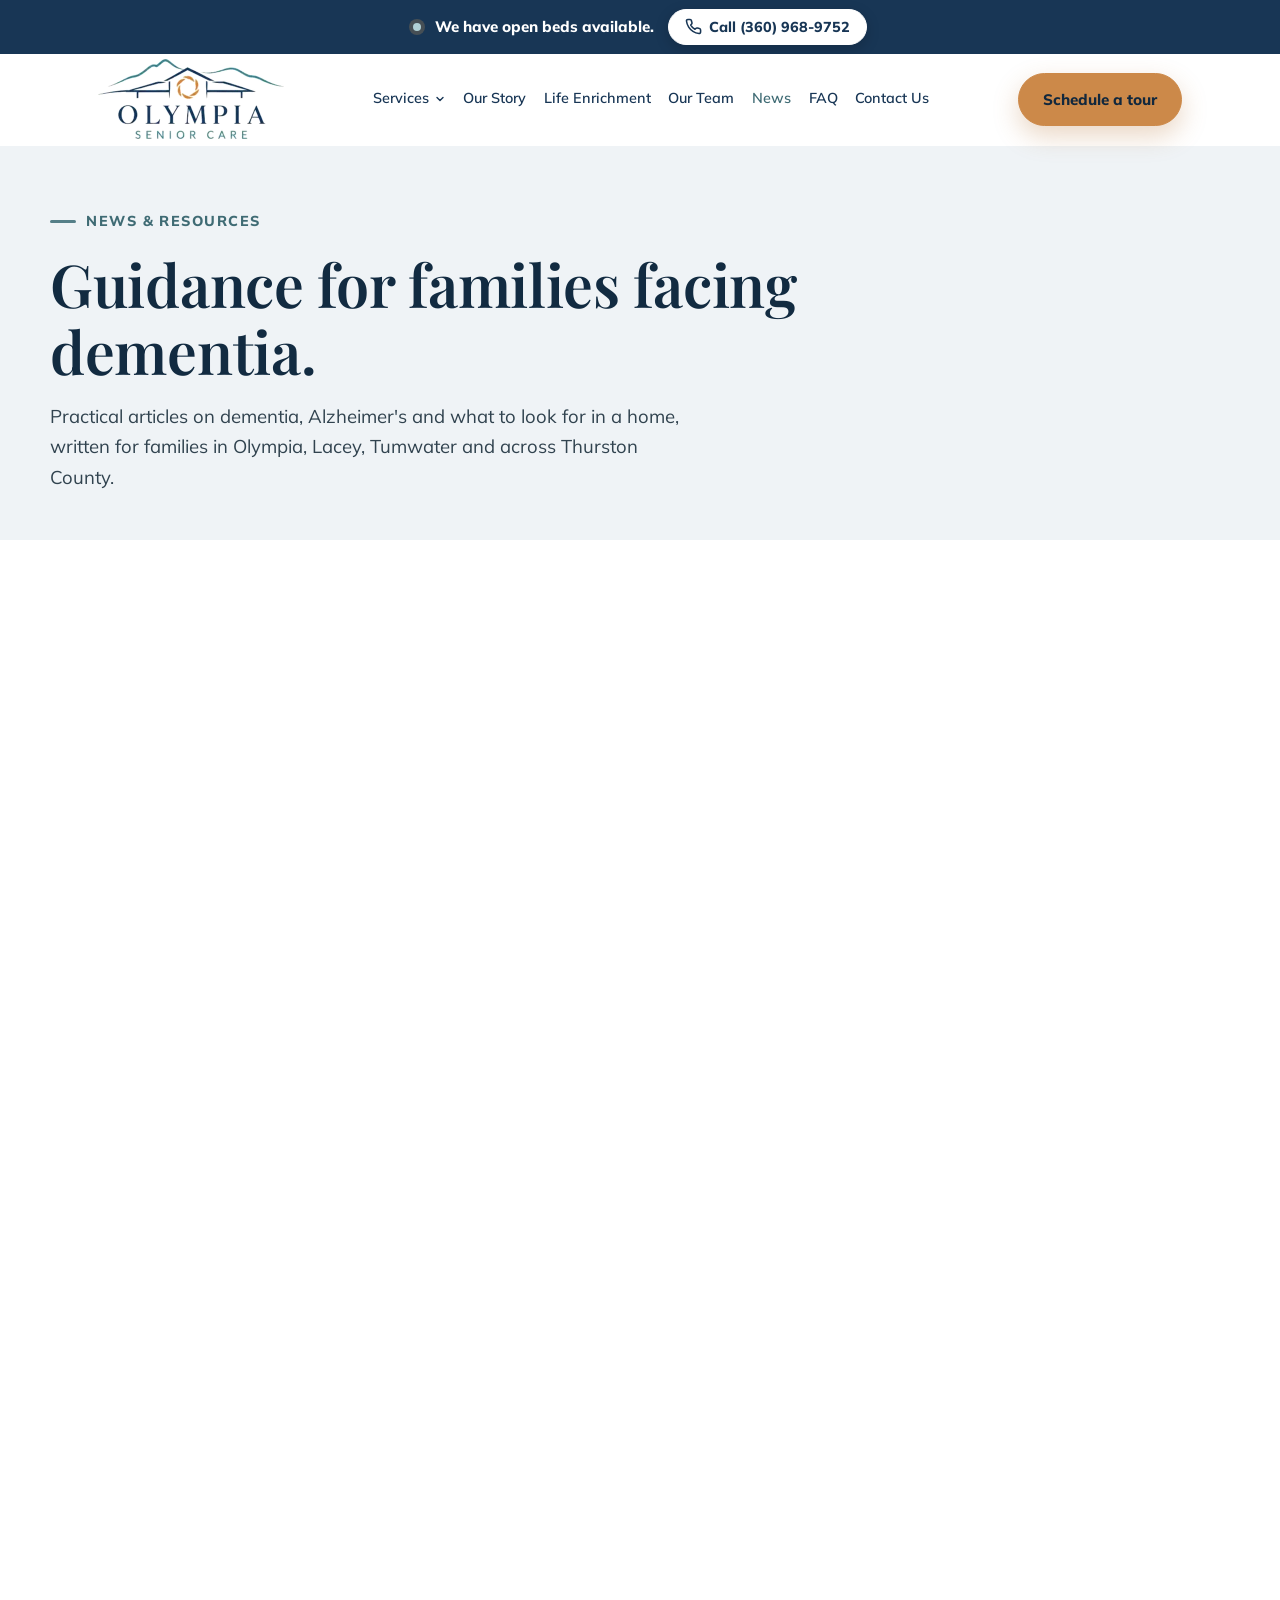
<file: news/index.html>
<!DOCTYPE html>
<html lang="en">
<head>
<meta charset="UTF-8">
<meta name="viewport" content="width=device-width, initial-scale=1.0">
<title>News &amp; Dementia Care Resources | Olympia Senior Care, Olympia WA</title>
<meta name="description" content="Articles and guidance for Thurston County families caring for someone with dementia or Alzheimer's, from Olympia Senior Care adult family home in West Olympia.">
<link rel="canonical" href="https://olympiaseniorcarehome.com/news/">
<style>@font-face{font-family:'Mulish';font-style:normal;font-weight:400;font-display:swap;src:url('../fonts/Mulish-400.woff2') format('woff2')}@font-face{font-family:'Mulish';font-style:normal;font-weight:600;font-display:swap;src:url('../fonts/Mulish-600.woff2') format('woff2')}@font-face{font-family:'Mulish';font-style:normal;font-weight:700;font-display:swap;src:url('../fonts/Mulish-700.woff2') format('woff2')}@font-face{font-family:'Mulish';font-style:normal;font-weight:800;font-display:swap;src:url('../fonts/Mulish-800.woff2') format('woff2')}@font-face{font-family:'Playfair Display';font-style:normal;font-weight:500;font-display:swap;src:url('../fonts/PlayfairDisplay-500.woff2') format('woff2')}@font-face{font-family:'Playfair Display';font-style:normal;font-weight:600;font-display:swap;src:url('../fonts/PlayfairDisplay-600.woff2') format('woff2')}@font-face{font-family:'Playfair Display';font-style:normal;font-weight:700;font-display:swap;src:url('../fonts/PlayfairDisplay-700.woff2') format('woff2')}:root{--teal:#094A5C;--teal-deep:#063744;--teal-mid:#1C6377;--amber:#D07C1A;--gold:#8A5510;--amber-lt:#E8A857;--cream:#FBF6EE;--sand:#F4EADA;--sand-deep:#EADDC7;--white:#fff;--line:#E4D8C4;--ink:#0B2F3B;--body:#3A4A50;--muted:#5E6D73;--on-teal:#E4EDEF;--f-serif:'Newsreader',Georgia,'Times New Roman',serif;--f-sans:'Mulish',system-ui,-apple-system,'Segoe UI',sans-serif;--max:1180px;--pad:clamp(1.25rem,5vw,3rem);--r-sm:12px;--r-md:18px;--r-lg:26px;--pill:100px;--sh-sm:0 8px 24px rgba(9,74,92,.07);--sh-md:0 16px 40px rgba(9,74,92,.12);--sh-cta:0 10px 26px rgba(9,74,92,.24)}*{margin:0;padding:0;box-sizing:border-box}html{scroll-behavior:smooth}body{font-family:var(--f-sans);color:var(--body);background:var(--cream);line-height:1.65;-webkit-font-smoothing:antialiased}img{max-width:100%;height:auto;display:block}a{color:var(--teal);text-underline-offset:3px}h1,h2,h3,h4{font-family:var(--f-serif);color:var(--ink);font-weight:500;line-height:1.14;letter-spacing:-.01em}h1{font-size:clamp(2.25rem,5vw,3.7rem)}h2{font-size:clamp(1.8rem,3.5vw,2.55rem)}h3{font-size:1.55rem;font-weight:600;color:var(--teal)}h4{font-size:1.2rem;font-weight:600}section{padding:clamp(3.5rem,7vw,6rem) var(--pad)}.inner{max-width:var(--max);margin:0 auto}.narrow{max-width:760px;margin:0 auto}.eyebrow{font-family:var(--f-sans);font-weight:800;font-size:.88rem;letter-spacing:.12em;text-transform:uppercase;color:var(--gold);margin-bottom:1rem;display:flex;align-items:center;gap:.65rem;width:fit-content}.eyebrow::before{content:"";flex:none;width:26px;height:3px;border-radius:2px;background:var(--amber)}.center .eyebrow{margin-left:auto;margin-right:auto}.lede{font-size:clamp(1.03rem,1.5vw,1.16rem);max-width:58ch}.sec-head{max-width:62ch;margin-bottom:clamp(1.8rem,3vw,2.6rem)}.sec-head p{margin-top:.75rem}em.accent{font-style:italic;color:var(--teal-mid)}.sand{background:var(--sand)}p+p{margin-top:1rem}.center{text-align:center}.center .sec-head,.center .lede{margin-left:auto;margin-right:auto}.skip{position:absolute;left:-9999px;top:0;background:var(--teal);color:#fff;padding:.7rem 1.1rem;border-radius:0 0 var(--r-sm) 0;z-index:200;font-weight:700}.skip:focus{left:0}.logo{display:flex;align-items:center;gap:.6rem;text-decoration:none}.logo img{height:46px;width:auto}@media(max-width:560px){.logo img{height:38px}}.nav{position:sticky;top:0;z-index:60;background:rgba(251,246,238,.92);backdrop-filter:blur(10px);border-bottom:1px solid transparent;transition:border-color .2s,box-shadow .2s}.nav.stuck{border-bottom-color:var(--line);box-shadow:var(--sh-sm)}.nav-in{max-width:var(--max);margin:0 auto;padding:.6rem var(--pad);display:flex;align-items:center;justify-content:space-between;gap:1rem}.nav-links{display:flex;gap:1.35rem}.nav-links a{font-weight:600;font-size:.9rem;color:var(--teal);text-decoration:none;padding:.4rem 0}.nav-links a:hover{color:var(--gold)}.nav-cta{display:flex;align-items:center;gap:.8rem}.nav-phone{font-weight:800;color:var(--teal);text-decoration:none;font-size:.95rem;white-space:nowrap}.menu-toggle{display:none;background:none;border:0;color:var(--teal);cursor:pointer;padding:.35rem}.drawer{display:none;border-top:1px solid var(--line);background:var(--cream);padding:.6rem var(--pad) 1.1rem}.drawer.open{display:block}.drawer a{display:block;padding:.7rem 0;font-weight:600;color:var(--teal);text-decoration:none;border-bottom:1px solid var(--line)}.drawer .btn{margin-top:.9rem;width:100%}.btn{display:inline-flex;align-items:center;justify-content:center;gap:.5rem;min-height:44px;padding:.8rem 1.5rem;border-radius:var(--pill);font-family:var(--f-sans);font-weight:700;font-size:.95rem;text-decoration:none;border:1.5px solid transparent;cursor:pointer;transition:transform .15s,background .15s,color .15s}.btn-primary{background:var(--teal);color:#fff;box-shadow:var(--sh-cta)}.btn-primary:hover{background:var(--teal-deep);transform:translateY(-2px)}.btn-secondary{border-color:var(--teal);color:var(--teal);background:transparent}.btn-secondary:hover{background:var(--teal);color:#fff;transform:translateY(-2px)}.btn-ghost{border-color:rgba(228,237,239,.55);color:#fff;background:transparent}.btn-ghost:hover{background:#fff;color:var(--teal)}.btn-lg{font-size:1.02rem;padding:.95rem 1.8rem}a:focus-visible,button:focus-visible,input:focus-visible,textarea:focus-visible,select:focus-visible{outline:3px solid var(--teal);outline-offset:2px}.on-teal a:focus-visible,.on-teal button:focus-visible{outline-color:#fff}.hero{padding-top:clamp(2.2rem,4.5vw,3.4rem)}.hero-grid{display:grid;grid-template-columns:1.02fr .98fr;gap:clamp(2rem,5vw,4rem);align-items:center}.hero-photo{border-radius:var(--r-lg);overflow:hidden;box-shadow:var(--sh-md);aspect-ratio:4/5}.hero-photo img{width:100%;height:100%;object-fit:cover}.hero-actions{display:flex;flex-wrap:wrap;gap:.75rem;margin:1.7rem 0 1.4rem}.trust{display:flex;flex-wrap:wrap;gap:.5rem .9rem;list-style:none;font-size:.88rem;color:var(--muted);font-weight:600}.trust li{display:flex;align-items:center;gap:.4rem}.trust svg{flex:none;color:var(--teal-mid)}.badge{display:inline-flex;align-items:center;gap:.45rem;background:var(--sand-deep);color:var(--gold);font-weight:800;font-size:.76rem;letter-spacing:.06em;text-transform:uppercase;padding:.4rem .85rem;border-radius:var(--pill);margin-bottom:1rem}.badge .dot{width:7px;height:7px;border-radius:50%;background:var(--amber)}.facts{background:var(--teal);padding:clamp(2rem,4vw,2.9rem) var(--pad)}.facts-grid{display:grid;grid-template-columns:repeat(4,1fr);gap:1.5rem;text-align:center}.facts b{display:block;font-family:var(--f-serif);font-size:clamp(1.7rem,3vw,2.3rem);color:#fff;font-weight:500;line-height:1.1}.facts span{display:block;color:var(--on-teal);font-size:.83rem;margin-top:.3rem;letter-spacing:.03em}.grid-3{display:grid;grid-template-columns:repeat(3,1fr);gap:1.4rem}.grid-2{display:grid;grid-template-columns:repeat(2,1fr);gap:1.4rem}.card{background:var(--white);border:1px solid var(--line);border-radius:var(--r-md);padding:1.6rem;box-shadow:var(--sh-sm);transition:transform .18s,box-shadow .18s}.card:hover{transform:translateY(-4px);box-shadow:var(--sh-md)}.card h3{margin-bottom:.55rem}.card .num{font-family:var(--f-serif);font-size:2rem;color:var(--amber);line-height:1;display:block;margin-bottom:.5rem}.icon{width:42px;height:42px;border-radius:12px;background:var(--sand-deep);color:var(--teal);display:grid;place-items:center;margin-bottom:.95rem}.ticks{list-style:none;margin-top:.9rem;display:grid;gap:.55rem}.ticks li{display:flex;gap:.6rem;align-items:flex-start;font-size:.95rem}.ticks svg{flex:none;margin-top:.35rem;color:var(--amber)}.tags{display:flex;flex-wrap:wrap;gap:.55rem;list-style:none;margin-top:1.2rem}.tags li{background:var(--white);border:1px solid var(--line);border-radius:var(--pill);padding:.45rem 1rem;font-size:.92rem;font-weight:600;color:var(--ink)}.sand .tags li{background:var(--cream)}.lead-in{display:block;font-family:var(--f-sans);font-size:.74rem;font-weight:800;letter-spacing:.12em;text-transform:uppercase;color:var(--gold);margin-bottom:.5rem}.more{display:inline-flex;align-items:center;gap:.4rem;font-weight:700;font-size:.94rem;text-decoration:none;margin-top:1.1rem}.more:hover{text-decoration:underline}.compare{display:grid;grid-template-columns:1fr 1fr;gap:1.2rem;margin-top:1.8rem}.compare>div{border-radius:var(--r-md);padding:1.5rem;border:1px solid var(--line)}.compare .them{background:var(--white)}.compare .us{background:var(--teal);border-color:var(--teal)}.compare .us h4,.compare .us p{color:#fff}.compare .us .big{color:var(--amber-lt)}.compare .big{font-family:var(--f-serif);font-size:clamp(2.2rem,5vw,3rem);line-height:1;color:var(--muted);display:block;margin-bottom:.4rem}.compare p{font-size:.93rem;margin-top:.5rem;color:var(--muted)}.compare .us p{color:var(--on-teal)}.quote{background:var(--sand);border-left:4px solid var(--amber);border-radius:0 var(--r-md) var(--r-md) 0;padding:1.6rem 1.8rem;margin:1.6rem 0}.quote p{font-family:var(--f-serif);font-size:clamp(1.15rem,2vw,1.4rem);line-height:1.45;color:var(--ink);font-style:italic}.quote cite{display:block;margin-top:.9rem;font-family:var(--f-sans);font-style:normal;font-size:.83rem;font-weight:800;letter-spacing:.1em;text-transform:uppercase;color:var(--gold)}.split{display:grid;grid-template-columns:1fr 1fr;gap:clamp(2rem,5vw,3.6rem);align-items:center}.split img{border-radius:var(--r-lg);box-shadow:var(--sh-md)}.split img.portrait{max-width:min(470px,100%);margin-inline:auto}.split.flip>*:first-child{order:2}.team-grid{display:grid;grid-template-columns:repeat(3,1fr);gap:1.4rem}.member{background:var(--white);border:1px solid var(--line);border-radius:var(--r-md);overflow:hidden;box-shadow:var(--sh-sm);display:flex;flex-direction:column}.member .por{aspect-ratio:1/1;background:linear-gradient(145deg,var(--sand-deep),var(--sand));display:grid;place-items:center;position:relative;border-bottom:1px solid var(--line)}.member .mono{font-family:var(--f-serif);font-size:3.2rem;color:var(--teal);opacity:.55}.member .por .tag{position:absolute;bottom:.7rem;left:.7rem;background:rgba(255,255,255,.92);color:var(--gold);font-size:.66rem;font-weight:800;letter-spacing:.08em;text-transform:uppercase;padding:.28rem .6rem;border-radius:var(--pill)}.member .body{padding:1.4rem;flex:1;display:flex;flex-direction:column}.member .role{font-size:.87rem;color:var(--muted);margin-top:.15rem}.member .yrs{font-size:.78rem;font-weight:800;letter-spacing:.06em;text-transform:uppercase;color:var(--gold);margin-top:.7rem}.member blockquote{font-family:var(--f-serif);font-style:italic;color:var(--ink);font-size:1rem;line-height:1.5;margin-top:.9rem;padding-top:.9rem;border-top:1px solid var(--line)}.gal{display:grid;grid-template-columns:repeat(4,1fr);gap:1rem}.gal figure{border-radius:var(--r-md);overflow:hidden;position:relative;background:var(--sand);aspect-ratio:4/3}.gal img{width:100%;height:100%;object-fit:cover;transition:transform .4s}.gal figure:hover img{transform:scale(1.04)}.gal figcaption{position:absolute;left:.6rem;bottom:.6rem;background:rgba(255,255,255,.93);color:var(--teal);font-size:.73rem;font-weight:700;padding:.3rem .62rem;border-radius:var(--pill)}.gal .wide{grid-column:span 2;aspect-ratio:8/3}.feats{display:grid;grid-template-columns:repeat(3,1fr);gap:1.4rem}.feat{background:var(--white);border:1px solid var(--line);border-radius:var(--r-md);overflow:hidden;box-shadow:var(--sh-sm);transition:transform .18s,box-shadow .18s}.feat:hover{transform:translateY(-4px);box-shadow:var(--sh-md)}.feat .shot{aspect-ratio:4/3;overflow:hidden}.feat .shot img{width:100%;height:100%;object-fit:cover;transition:transform .4s}.feat:hover .shot img{transform:scale(1.04)}.feat .txt{padding:1.35rem}.feat h3{font-size:1.4rem;margin-bottom:.45rem}.feat p{font-size:.95rem}.faqs{max-width:840px;margin:0 auto;border-top:1px solid var(--line)}.faq{border-bottom:1px solid var(--line)}.faq summary{list-style:none;cursor:pointer;display:block;position:relative;padding:1.35rem 3.2rem 1.35rem 0;font-family:var(--f-serif);font-size:1.38rem;font-weight:500;color:var(--ink);line-height:1.3}.faq summary::-webkit-details-marker{display:none}.faq summary:hover{color:var(--teal-mid)}.faq summary::after{content:"+";position:absolute;right:.4rem;top:50%;transform:translateY(-50%);font-family:var(--f-sans);font-size:1.7rem;font-weight:300;line-height:1;color:var(--amber);transition:transform .2s}.faq[open] summary{color:var(--teal-mid)}.faq[open] summary::after{transform:translateY(-50%) rotate(45deg)}.faq .a{padding:0 3.2rem 1.5rem 0;font-size:1rem;line-height:1.72;color:var(--body)}.loc{display:grid;grid-template-columns:1fr 1.15fr;align-items:stretch;padding:0}.loc-copy{padding:clamp(2.4rem,5vw,3.6rem) var(--pad);display:flex;flex-direction:column;justify-content:center;gap:.5rem}.loc-copy .addr{font-family:var(--f-serif);font-size:1.35rem;color:var(--ink);line-height:1.4}.loc-map{position:relative;min-height:360px;background:var(--sand-deep)}.loc-map iframe{position:absolute;inset:0;width:100%;height:100%;border:0}.member .por img{width:100%;height:100%;object-fit:cover}.tour{max-width:980px;margin:0 auto;border-radius:var(--r-lg);overflow:hidden;box-shadow:var(--sh-md);background:var(--ink)}.tour video{display:block;width:100%;height:auto;aspect-ratio:16/9;background:var(--ink)}.acts{display:flex;flex-wrap:wrap;justify-content:center;gap:1.4rem}.acts .feat{flex:0 1 calc((100% - 2.8rem)/3)}.feat .shot.blank{display:grid;place-items:center;background:linear-gradient(145deg,var(--sand-deep),var(--sand));color:var(--teal)}.feat .shot.blank svg{width:64px;height:64px;opacity:.85}.quote.big p{font-size:clamp(1.35rem,2.6vw,1.85rem)}.cta-band .tagline{font-family:var(--f-serif);font-style:italic;font-size:clamp(1.2rem,2vw,1.45rem);color:var(--amber-lt)}.contact-grid{display:grid;grid-template-columns:1fr 1fr;gap:clamp(2rem,5vw,3.4rem);align-items:start}.panel{background:var(--white);border:1px solid var(--line);border-radius:var(--r-lg);padding:clamp(1.5rem,3vw,2.2rem);box-shadow:var(--sh-md)}.field{margin-bottom:1rem}label{display:block;font-size:.74rem;font-weight:800;letter-spacing:.09em;text-transform:uppercase;color:var(--muted);margin-bottom:.4rem}input,textarea,select{width:100%;background:var(--cream);border:1px solid var(--line);border-radius:var(--r-sm);padding:.8rem 1rem;font-family:var(--f-sans);font-size:1rem;color:var(--body)}input::placeholder,textarea::placeholder{color:var(--muted);opacity:.75}input:focus,textarea:focus,select:focus{border-color:var(--teal-mid);background:#fff;box-shadow:0 0 0 3px rgba(28,99,119,.14);outline:none}.form-note{font-size:.82rem;color:var(--muted);margin-top:.85rem}.contact-list{list-style:none;display:grid;gap:1.1rem;margin-top:1.6rem}.contact-list li{display:flex;gap:.85rem;align-items:flex-start}.contact-list svg{flex:none;margin-top:.25rem;color:var(--teal-mid)}.contact-list b{display:block;color:var(--ink);font-size:.95rem}.contact-list a{font-weight:700;text-decoration:none}.contact-list a:hover{text-decoration:underline}.ok{display:none;background:var(--sand);border:1px solid var(--amber);border-radius:var(--r-md);padding:1.4rem;color:var(--ink)}.ok.show{display:block}.cta-band{background:var(--teal);color:#fff;text-align:center}.cta-band h2,.cta-band p{color:#fff}.cta-band p{max-width:56ch;margin:.9rem auto 0;color:var(--on-teal)}.cta-band .hero-actions{justify-content:center}.page-head{background:var(--sand);padding:clamp(2.6rem,5vw,4rem) var(--pad) clamp(2.2rem,4vw,3rem)}.prose{max-width:68ch}.prose h2{margin:2.4rem 0 .8rem}.prose h3{margin:1.8rem 0 .5rem}.prose ul{margin:1rem 0 1rem 1.1rem;display:grid;gap:.5rem}.prose img{border-radius:var(--r-lg);box-shadow:var(--sh-md);margin:1.8rem 0}.foot{background:var(--teal-deep);color:var(--on-teal);padding:clamp(3rem,5vw,4rem) var(--pad) 1.6rem}.foot-grid{display:grid;grid-template-columns:1.3fr 1fr 1fr 1fr;gap:2.2rem;max-width:var(--max);margin:0 auto}.foot h4{color:#fff;font-family:var(--f-sans);font-size:.76rem;font-weight:800;letter-spacing:.13em;text-transform:uppercase;margin-bottom:1rem}.foot a{color:var(--on-teal);text-decoration:none}.foot a:hover{color:#fff;text-decoration:underline}.foot ul{list-style:none;display:grid;gap:.6rem;font-size:.93rem}.foot .brandline{font-family:var(--f-serif);font-size:1.15rem;color:#fff;margin-bottom:.6rem}.foot .tag{font-size:.93rem;max-width:34ch}.foot-bot{max-width:var(--max);margin:2.4rem auto 0;padding-top:1.3rem;border-top:1px solid rgba(228,237,239,.18);display:flex;flex-wrap:wrap;gap:.6rem 1.4rem;justify-content:space-between;font-size:.8rem;color:rgba(228,237,239,.78)}.foot-logo{height:54px;width:auto;margin-bottom:1rem;filter:brightness(0) invert(1);opacity:.95}@media(max-width:960px){.acts .feat{flex-basis:calc((100% - 1.4rem)/2)}.loc{grid-template-columns:1fr}.loc-map{min-height:300px}.feats{grid-template-columns:repeat(2,1fr)}.hero-grid{grid-template-columns:1fr}.hero-photo{order:-1;aspect-ratio:4/3;max-height:400px}.grid-3,.team-grid{grid-template-columns:repeat(2,1fr)}.split,.contact-grid{grid-template-columns:1fr}.split.flip>*:first-child{order:0}.facts-grid{grid-template-columns:repeat(2,1fr);gap:1.6rem}.foot-grid{grid-template-columns:1fr 1fr}.gal{grid-template-columns:repeat(2,1fr)}.gal .wide{grid-column:span 2;aspect-ratio:2/1}}@media(max-width:720px){.acts .feat{flex-basis:100%}.nav-links,.nav-phone{display:none}.menu-toggle{display:block}.grid-3,.grid-2,.team-grid,.compare,.feats{grid-template-columns:1fr}.foot-grid{grid-template-columns:1fr}}@media(max-width:420px){.facts-grid{grid-template-columns:1fr;gap:1.2rem}.btn{width:100%}.hero-actions{flex-direction:column}}@media(prefers-reduced-motion:reduce){html{scroll-behavior:auto}*{transition:none!important;animation:none!important}.card:hover,.btn:hover{transform:none}.gal figure:hover img{transform:none}}@media print{.nav,.cta-band,.contact{display:none}}@media(max-width:720px){body{font-size:1.125rem}.lede{font-size:1.2rem}h2{font-size:2rem}.eyebrow{font-size:.92rem}.feat p,.card p,.faq .a,.split p,.loc-copy p,.member p{font-size:1.08rem}.tags li{font-size:1rem}.hero-grid>div:not(.hero-photo),.sec-head,.page-head .inner,.split>div,.loc-copy,.contact-grid>div:first-child,.card,.feat .txt,.member .body,.narrow{text-align:center}.eyebrow,.sec-head,.lede{margin-left:auto;margin-right:auto}.trust,.tags,.hero-actions{justify-content:center}.quote{border-left:0;border-top:4px solid var(--amber);border-radius:var(--r-md);text-align:center}.split>div.prose,.prose,.ticks,.faqs,.faq,form,.panel,.contact-list{text-align:left}}section[id]{scroll-margin-top:76px}.carelist{margin-top:clamp(1.6rem,3vw,2.2rem);padding-top:clamp(1.4rem,3vw,1.9rem);border-top:1px solid rgba(228,237,239,.22);text-align:center}.carelist-h{font-weight:800;font-size:.8rem;letter-spacing:.12em;text-transform:uppercase;color:var(--amber-lt);margin:0 auto 1.1rem;max-width:60ch;line-height:1.5}.carelist ul{list-style:none;display:grid;grid-template-columns:repeat(3,auto);justify-content:center;gap:.75rem 2.6rem}.carelist li{display:flex;align-items:center;gap:.55rem;color:#fff;font-size:1.05rem;font-weight:600;text-align:left}.carelist svg{flex:none;color:var(--amber-lt)}@media(max-width:720px){.carelist ul{grid-template-columns:1fr 1fr;justify-content:stretch;gap:.85rem 1.1rem;max-width:420px;margin:0 auto}.carelist li{font-size:1.02rem;align-items:flex-start}.carelist svg{margin-top:.28rem}}@media(max-width:420px){.carelist ul{grid-template-columns:1fr;max-width:260px}}.nav-links{align-items:center}.nav-links a[aria-current="page"],.nav-links .on{color:var(--gold)}.has-sub{position:relative}.nav-links .sub-top{display:inline-flex;align-items:center;gap:.3rem}.chev{flex:none;transition:transform .2s}.has-sub:hover .chev,.has-sub:focus-within .chev,.has-sub.open .chev{transform:rotate(180deg)}.sub{position:absolute;top:calc(100% + .6rem);left:-1rem;min-width:300px;background:var(--white);border:1px solid var(--line);border-radius:var(--r-md);box-shadow:var(--sh-md);padding:.45rem;opacity:0;visibility:hidden;transform:translateY(6px);transition:opacity .15s,transform .15s,visibility .15s;z-index:70}.sub::before{content:"";position:absolute;left:0;right:0;top:-.9rem;height:.9rem}.has-sub:hover .sub,.has-sub:focus-within .sub,.has-sub.open .sub{opacity:1;visibility:visible;transform:none}.nav-links .sub a{display:block;padding:.62rem .85rem;border-radius:10px;font-size:.95rem;white-space:nowrap;color:var(--teal)}.nav-links .sub a:hover,.nav-links .sub a[aria-current="page"]{background:var(--sand);color:var(--teal)}.nav-links .sub .sub-all{margin-top:.3rem;border-top:1px solid var(--line);border-radius:0 0 10px 10px;padding-top:.75rem;color:var(--gold);font-size:.8rem;font-weight:800;letter-spacing:.1em;text-transform:uppercase}@media(max-width:1200px){.nav-phone{display:none}}@media(max-width:1020px){.nav-links{display:none}.menu-toggle{display:block}}.drawer.open{max-height:calc(100vh - 62px);overflow-y:auto}.drawer .drawer-top{border-bottom:0;padding-bottom:.3rem}.drawer-sub{margin:0 0 .5rem .15rem;padding-left:.95rem;border-left:2px solid var(--amber-lt)}.drawer .drawer-sub a{border-bottom:0;padding:.42rem 0;font-size:.97rem;color:var(--body)}.drawer-sub+a{border-top:1px solid var(--line)}.carelist a{color:#fff;text-decoration:underline;text-decoration-color:rgba(255,255,255,.45);text-underline-offset:4px;text-decoration-thickness:1px}.carelist a:hover{text-decoration-color:var(--amber-lt)}.ph-split{display:grid;grid-template-columns:1.05fr .95fr;gap:clamp(2rem,5vw,3.6rem);align-items:center}.ph-split h1{max-width:17ch}.ph-split .lede{margin-top:1rem}.ph-split img{width:100%;aspect-ratio:4/3;object-fit:cover;border-radius:var(--r-lg);box-shadow:var(--sh-md)}.checks{list-style:none;display:grid;grid-template-columns:1fr 1fr;gap:1rem 2.4rem;text-align:left}.checks.one{grid-template-columns:1fr;margin-top:1.2rem}.checks li{display:flex;gap:.7rem;align-items:flex-start;font-size:1.05rem;font-weight:600;color:var(--ink);line-height:1.5}.checks svg{flex:none;margin-top:.25rem;color:var(--amber)}.panel-lite{background:var(--white);border:1px solid var(--line);border-radius:var(--r-lg);padding:clamp(1.4rem,3vw,2.2rem);box-shadow:var(--sh-sm)}.note{margin-top:1.6rem;max-width:70ch}a.feat{display:block;text-decoration:none;color:inherit}a.feat .more{margin-top:.9rem}.feats.two{grid-template-columns:repeat(2,1fr)}.card .lead-in{margin-bottom:.6rem}.faq div.a p+p{margin-top:.8rem}.faq .a ul{margin:.7rem 0 0 1.2rem;display:grid;gap:.3rem}@media(max-width:960px){.ph-split{grid-template-columns:1fr}.ph-split img{max-height:340px}}@media(max-width:720px){.checks{grid-template-columns:1fr;width:fit-content;max-width:100%;margin-inline:auto}.checks li{font-size:1.06rem}.feats.two{grid-template-columns:1fr}.note{text-align:center;margin-inline:auto}}.drawer a.btn-primary{color:#fff;border-bottom:0}.drawer a.btn-primary{display:flex}.acts .card{flex:0 1 calc((100% - 2.8rem)/3)}.day .card .lead-in{margin-bottom:.35rem}@media(max-width:960px){.acts .card{flex-basis:calc((100% - 1.4rem)/2)}}@media(max-width:720px){.acts .card{flex-basis:100%}.card .icon{margin-inline:auto}}:root{--teal:#83152A;--teal-deep:#5E0E1E;--teal-mid:#9E2A3F;--amber:#83152A;--gold:#83152A;--amber-lt:#F2CCD3;--ink:#1F1B1C;--body:#3B3637;--muted:#665D5F;--on-teal:#F7E9EC;--line:#E6DBCB;--f-serif:'Playfair Display',Georgia,'Times New Roman',serif;--f-label:'Oswald','Arial Narrow',system-ui,sans-serif;--sh-sm:0 8px 24px rgba(60,18,26,.07);--sh-md:0 16px 40px rgba(60,18,26,.12);--sh-cta:0 10px 26px rgba(131,21,42,.26)}h1,h2,h3,h4{letter-spacing:-.005em}h1{font-weight:600}input:focus,textarea:focus,select:focus{box-shadow:0 0 0 3px rgba(131,21,42,.14)}.eyebrow,.carelist-h,.badge,.lead-in,.foot h4,.quote cite,.member .yrs,.nav-links .sub .sub-all{font-family:var(--f-label);font-weight:500}.eyebrow{font-size:.98rem;letter-spacing:.1em}.carelist-h{font-size:.92rem;letter-spacing:.1em}.badge{font-size:.82rem;letter-spacing:.08em}.lead-in{font-size:.86rem;letter-spacing:.1em}.foot h4{font-size:.9rem;letter-spacing:.12em}.quote cite{font-size:.9rem;letter-spacing:.1em}.nav-links .sub .sub-all{font-size:.88rem;letter-spacing:.1em}.logo img{height:44px;width:auto}.foot{background:#1F1B1C}.foot-logo{height:72px;width:auto}@media(max-width:560px){.logo img{height:34px}}@media(max-width:720px){.eyebrow{font-size:1rem}}@media(max-width:560px){.nav-cta{gap:.5rem;flex-shrink:0}.nav-cta .btn{white-space:nowrap;padding:.5rem .95rem;font-size:.86rem;min-height:40px;width:auto}.menu-toggle{padding:.25rem}}.logo{min-width:0}.logo img{object-fit:contain;object-position:left center;max-width:100%}:root{--f-label:var(--f-sans)}em.accent{font-style:normal}h3,h4{font-family:var(--f-sans);font-weight:700;letter-spacing:0;line-height:1.3}h3{font-size:1.38rem}.feat h3{font-size:1.3rem}.quote p{font-family:var(--f-sans);font-style:normal;font-weight:600;font-size:clamp(1.12rem,1.8vw,1.28rem);line-height:1.6;color:var(--ink)}.quote.big p{font-size:clamp(1.2rem,2.2vw,1.45rem)}.quote cite{font-family:var(--f-sans);font-weight:700;font-size:.95rem;letter-spacing:.02em;text-transform:none;color:var(--muted)}.member blockquote{font-family:var(--f-sans);font-style:normal;font-weight:600}.cta-band .tagline{font-family:var(--f-sans);font-style:normal;font-weight:700;font-size:1.15rem}.faq summary{font-family:var(--f-sans);font-weight:700;font-size:1.18rem;line-height:1.4}.loc-copy .addr{font-family:var(--f-sans);font-weight:700;font-size:1.2rem}.eyebrow,.carelist-h,.badge,.lead-in,.foot h4,.member .yrs,.nav-links .sub .sub-all{font-family:var(--f-sans);font-weight:800}.eyebrow{font-size:.9rem;letter-spacing:.1em}.carelist-h{font-size:.85rem;letter-spacing:.08em}.badge{font-size:.78rem;letter-spacing:.06em}.lead-in{font-size:.8rem;letter-spacing:.1em}.foot h4{font-size:.8rem;letter-spacing:.12em}.nav-links .sub .sub-all{font-size:.8rem;letter-spacing:.08em}@media(max-width:720px){.eyebrow{font-size:.95rem}.faq summary{font-size:1.12rem}}.team-grid.two{grid-template-columns:repeat(2,1fr);max-width:860px;margin-inline:auto}.member .por .mono{font-family:var(--f-serif)}.member .note-photo{font-size:.8rem;color:var(--muted);margin-top:.6rem}@media(max-width:720px){.team-grid.two{grid-template-columns:1fr}}.team-grid.two .member .por{aspect-ratio:16/9}:root{--teal:#0B3D5C;--teal-deep:#072C43;--teal-mid:#1D5F87;--amber:#2E8B57;--gold:#23704A;--amber-lt:#A7DDBF;--cream:#FFFFFF;--sand:#EEF5F9;--sand-deep:#DCEAF2;--line:#D5E3EC;--ink:#0E2A3B;--body:#33454F;--muted:#56666F;--on-teal:#E6F0F6;--orange:#C25700;--orange-deep:#A04700;--sh-sm:0 8px 24px rgba(11,61,92,.07);--sh-md:0 16px 40px rgba(11,61,92,.12);--sh-cta:0 10px 26px rgba(194,87,0,.28)}input:focus,textarea:focus,select:focus{box-shadow:0 0 0 3px rgba(11,61,92,.16)}.foot{background:#0A2E45}.btn-primary,.on-teal .btn-primary{background:var(--orange);color:#fff;border-color:var(--orange)}.btn-primary:hover,.on-teal .btn-primary:hover{background:var(--orange-deep);border-color:var(--orange-deep);color:#fff}.nav-phone{font-size:1.2rem;font-weight:800;color:var(--teal)}.btn[href^="tel:"]{font-size:1.15rem;font-weight:800;letter-spacing:.01em}.contact-list a[href^="tel:"]{font-size:1.3rem;font-weight:800}.foot a[href^="tel:"]{font-size:1.15rem;font-weight:800}.drawer a[href^="tel:"]{font-size:1.15rem;font-weight:800}.faq-group{margin-top:clamp(2.4rem,5vw,3.4rem)}.faq-group:first-child{margin-top:0}.faq-group>h2{margin-bottom:1.1rem}.faq .a ul{margin:.6rem 0 .8rem 1.2rem}.faq .a li{margin:.2rem 0}.faq .a p+p{margin-top:.7rem}.faq .a .say{border-left:4px solid var(--amber);background:var(--sand);padding:.8rem 1rem;border-radius:0 12px 12px 0;margin:.7rem 0}.faq .a b.short{display:block;color:var(--ink);margin-bottom:.5rem}.faq-cta{display:flex;flex-wrap:wrap;gap:.8rem;margin-top:.9rem}.benchmark{font-size:.95rem;color:var(--muted)}.tagline{font-family:var(--f-serif);font-size:1.3rem;color:var(--teal);margin-top:.6rem}.nav{background:rgba(255,255,255,.95)}.nav-links{gap:1.1rem}.nav-links a,.nav-links .sub-top{white-space:nowrap}@media(max-width:1320px){.nav-phone{display:none}}@media(max-width:1120px){.nav-links{display:none}.menu-toggle{display:block}}.nav-cta .btn{white-space:nowrap}:root{--teal:#0E4A7A;--teal-deep:#0A3559;--teal-mid:#1878C0;--amber:#10B0A8;--gold:#0B7A73;--amber-lt:#7FDCD3;--orange:#F8A038;--orange-deep:#E88C1E;--sand:#EEF6FA;--sand-deep:#DCEDF5;--line:#D3E4EE;--sh-cta:0 10px 26px rgba(232,140,30,.30)}.foot{background:#0A3559}.btn-primary,.on-teal .btn-primary{color:#0E2A3B;font-weight:800}.btn-primary:hover,.on-teal .btn-primary:hover{color:#0E2A3B}.logo img{height:58px}@media(max-width:560px){.logo img{height:44px}}.foot-logo{filter:none;opacity:1;height:84px;background:#fff;padding:10px 14px;border-radius:14px;box-sizing:content-box}:root{--teal:#183655;--teal-deep:#102540;--teal-mid:#2C5E84;--amber:#557F88;--gold:#3F6B74;--amber-lt:#AFD0D6;--orange:#CC8949;--orange-deep:#B5712F;--sand:#EFF3F6;--sand-deep:#DFE8EE;--line:#D6E0E7;--ink:#122B41;--body:#31434F;--muted:#56666F;--sh-cta:0 10px 26px rgba(181,113,47,.28)}.foot{background:#102540}.btn-primary,.on-teal .btn-primary{background:var(--orange);border-color:var(--orange);color:#12283D}.btn-primary:hover,.on-teal .btn-primary:hover{background:var(--orange-deep);border-color:var(--orange-deep);color:#fff}.logo img{height:80px}@media(max-width:900px){.logo img{height:64px}}@media(max-width:560px){.logo img{height:54px}}.nav-in{padding-top:.35rem;padding-bottom:.35rem}.foot-logo{height:92px}.gal figcaption{font-size:1rem;line-height:1.45}.facts span{font-size:.95rem}.badge{font-size:.9rem}.lead-in{font-size:.95rem}.carelist-h{font-size:.95rem}.quote cite{font-size:.95rem}.member .role{font-size:.95rem}.member .yrs{font-size:.95rem}.member .note-photo{font-size:.95rem}.member .por .tag{font-size:.88rem}label{font-size:.95rem}.form-note{font-size:.95rem}.foot h4{font-size:.95rem}.foot-bot{font-size:.9rem;line-height:1.5}.nav-links .sub .sub-all{font-size:.95rem}.nav-cta .btn{font-size:.95rem}.tag,.gal figcaption,.benchmark{letter-spacing:0}.photo-note{margin:0}.photo-note img{border-radius:var(--r-md);box-shadow:var(--sh-sm);width:100%;height:auto}.photo-note figcaption{margin-top:.7rem;font-size:1rem;color:var(--muted)}main>section:not(.hero):not(.facts),.foot{content-visibility:auto;contain-intrinsic-size:auto 600px}.gal figure{content-visibility:auto;contain-intrinsic-size:auto 320px}.callbar{display:none}@media(max-width:860px){.callbar{display:flex;gap:.6rem;position:fixed;left:0;right:0;bottom:0;z-index:70;padding:.6rem .8rem calc(.6rem + env(safe-area-inset-bottom));background:rgba(255,255,255,.96);backdrop-filter:blur(10px);border-top:1px solid var(--line);box-shadow:0 -6px 24px rgba(11,61,92,.10)}.callbar a{flex:1;display:inline-flex;align-items:center;justify-content:center;gap:.45rem;min-height:50px;border-radius:var(--pill);font-weight:800;font-size:1.05rem;text-decoration:none;letter-spacing:.01em}.callbar-call{background:var(--teal);color:#fff}.callbar-tour{background:var(--orange);color:#12283D}body{padding-bottom:78px}}@media(max-width:380px){.callbar a{font-size:.95rem;min-height:46px}}.fit-grid{display:grid;grid-template-columns:1fr 1fr;gap:clamp(1.2rem,3vw,2rem);align-items:start}.fit-col{background:var(--cream);border:1px solid var(--line);border-radius:var(--r-md);padding:clamp(1.2rem,2.5vw,1.8rem)}.fit-col h3{font-size:1.2rem;margin-bottom:.9rem}.fit-col ul{list-style:none;display:grid;gap:.6rem}.fit-col li{position:relative;padding-left:1.7rem;line-height:1.55}.fit-col li::before{position:absolute;left:0;top:.05rem;font-weight:800}.fit-yes{border-left:4px solid var(--amber)}.fit-yes li::before{content:"✓";color:var(--gold)}.fit-no{border-left:4px solid var(--line)}.fit-no li::before{content:"–";color:var(--muted)}.fit-note{margin-top:1rem;padding-top:.9rem;border-top:1px solid var(--line);color:var(--muted)}@media(max-width:820px){.fit-grid{grid-template-columns:1fr}}.announce{background:var(--teal);color:var(--on-teal)}.announce-in{max-width:var(--max);margin-inline:auto;padding:.55rem var(--pad);display:flex;flex-wrap:wrap;align-items:center;justify-content:center;gap:.45rem .9rem;font-size:.95rem;text-align:center;line-height:1.4}.announce b{color:#fff;font-weight:800}.announce .dot{width:8px;height:8px;border-radius:50%;background:var(--amber-lt);box-shadow:0 0 0 4px rgba(232,168,87,.22);flex:none}.announce a{color:#fff;font-weight:800;text-decoration:underline;text-underline-offset:3px;white-space:nowrap}@media(max-width:560px){.announce-in{font-size:.88rem;padding:.5rem 1rem}}.rev-grid{display:grid;grid-template-columns:repeat(auto-fit,minmax(320px,1fr));gap:1.4rem}.rev-grid:has(>:only-child){max-width:760px}.rev{background:var(--white);border:1px solid var(--line);border-radius:var(--r-md);padding:clamp(1.3rem,2.5vw,1.9rem);box-shadow:var(--sh-sm);margin:0;display:flex;flex-direction:column;gap:.9rem}.rev .stars{color:var(--amber);font-size:1.15rem;letter-spacing:.12em;line-height:1}.rev blockquote{font-family:var(--f-serif);font-size:clamp(1.05rem,1.8vw,1.22rem);line-height:1.5;color:var(--ink);margin:0}.rev figcaption{color:var(--muted);font-size:.95rem;font-weight:700;margin-top:auto}.steps{list-style:none;counter-reset:s;margin:0;display:grid;grid-template-columns:repeat(5,1fr);gap:1.2rem}@media(max-width:1040px){.steps{grid-template-columns:repeat(3,1fr)}}@media(max-width:700px){.steps{grid-template-columns:1fr}}.steps li{counter-increment:s;background:var(--cream);border:1px solid var(--line);border-radius:var(--r-md);padding:1.3rem 1.4rem 1.4rem}.steps li::before{content:counter(s);display:flex;align-items:center;justify-content:center;width:34px;height:34px;border-radius:50%;background:var(--teal);color:#fff;font-weight:800;font-size:1rem;margin-bottom:.8rem}.steps li b{display:block;font-size:1.08rem;color:var(--ink);margin-bottom:.35rem}.steps-cta{margin-top:clamp(1.8rem,3vw,2.4rem);text-align:center}.steps-cta h3{font-size:clamp(1.4rem,3vw,1.9rem);margin-bottom:1.1rem}.steps-btns{display:flex;gap:.8rem;flex-wrap:wrap;justify-content:center}.menu-card{margin:clamp(1.8rem,3vw,2.6rem) 0 0;text-align:center}.menu-card a{display:block;border-radius:var(--r-md);overflow:hidden;box-shadow:var(--sh-md);border:1px solid var(--line)}.menu-card img{width:100%}.menu-card figcaption{margin-top:.9rem;color:var(--muted);font-size:.95rem}.faq-call{margin-top:1.1rem;font-weight:700}.faq-call a{font-weight:800;white-space:nowrap}.btn-tel{display:inline-flex;align-items:center;justify-content:center;gap:.45rem;min-height:44px;padding:.62rem 1.25rem;border-radius:var(--pill);background:var(--teal);color:#fff;font-family:var(--f-sans);font-weight:800;font-size:.95rem;line-height:1;text-decoration:none;white-space:nowrap;border:1.5px solid var(--teal);box-shadow:0 6px 18px rgba(24,54,85,.22);transition:transform .15s,background .15s,box-shadow .15s}.btn-tel:hover,.btn-tel:focus-visible{background:#12283D;border-color:#12283D;color:#fff;transform:translateY(-1px)}.btn-tel svg{flex:none}.announce .btn-tel{background:#fff;color:var(--teal);border-color:#fff;box-shadow:0 4px 14px rgba(0,0,0,.18);min-height:36px;padding:.42rem 1rem;font-size:.9rem}.announce .btn-tel:hover,.announce .btn-tel:focus-visible{background:var(--on-teal);color:var(--teal);border-color:var(--on-teal)}.nav-phone.btn-tel{min-height:40px;padding:.5rem 1.05rem;font-size:.9rem;color:#fff}.faq-call{display:flex;flex-wrap:wrap;align-items:center;gap:.75rem;margin-top:1.3rem;font-weight:700}.contact-list .btn-tel{margin-top:.4rem}.drawer .btn-tel{width:100%;margin-top:.7rem;border:1.5px solid var(--teal);color:#fff}@media(max-width:560px){.announce .btn-tel{min-height:34px;padding:.38rem .9rem}}.announce a.btn-tel{text-decoration:none}.drawer a.btn-tel{display:inline-flex;justify-content:center;gap:.45rem;padding:.62rem 1.25rem;border-bottom:0}@media(max-width:1320px){.nav-phone.btn-tel{display:none}}</style>
<link rel="icon" type="image/png" href="../images/icon-osc-v3.webp">
<link rel="apple-touch-icon" href="../images/apple-touch-icon-osc-v3.webp">

<!--
  ============================================================
  NEWS SECTION — STRUCTURE ONLY, NO ARTICLES YET.

  This is the landing page Peter's article subscription will publish into.
  It lives at /news/ on the main domain ON PURPOSE: articles in a
  subdirectory build authority for olympiaseniorcarehome.com itself.
  A subdomain or the vendor's own hosted blog would not.

  BEFORE THIS CAN BE WIRED UP we need from Peter:
    1. Which product it actually is, and access to the account.
    2. Whether it was ever properly connected to his old site.

  His plugin publishes into WordPress. This site is static, so the plan
  is a headless WordPress that the plugin publishes into, plus a scheduled
  build that pulls the posts through the WP REST API and renders them here
  as real static HTML. See BUILD-NOTES.md.

  Until then this page is honest about being empty rather than faking posts.
  ============================================================
-->
</head>
<body>
<a class="skip" href="#main">Skip to content</a>

<div class="announce">
  <div class="announce-in">
    <span class="dot"></span>
    <b>We have open beds available.</b>
    <a class="btn-tel" href="tel:+13609689752" data-track="call" data-loc="announce"><svg width="17" height="17" viewBox="0 0 24 24" fill="none" stroke="currentColor" stroke-width="2.2" stroke-linecap="round" stroke-linejoin="round" aria-hidden="true"><path d="M22 16.9v3a2 2 0 01-2.2 2 19.8 19.8 0 01-8.6-3.1 19.5 19.5 0 01-6-6A19.8 19.8 0 012.1 4.2 2 2 0 014.1 2h3a2 2 0 012 1.7c.1 1 .4 1.9.7 2.8a2 2 0 01-.5 2.1L8.1 9.9a16 16 0 006 6l1.3-1.2a2 2 0 012.1-.5c.9.3 1.8.6 2.8.7a2 2 0 011.7 2z"/></svg>Call (360) 968-9752</a>
  </div>
</div>

<header class="nav" id="nav">
  <div class="nav-in">
    <a class="logo" href="../index.html" aria-label="Olympia Senior Care, home"><img src="../images/logo-osc-v3.webp" width="372" height="160" alt="Olympia Senior Care"></a>
    <nav class="nav-links" aria-label="Primary">
      <div class="has-sub">
        <a class="sub-top" href="../services.html">Services<svg class="chev" width="12" height="12" viewBox="0 0 24 24" fill="none" stroke="currentColor" stroke-width="2.8" stroke-linecap="round" stroke-linejoin="round" aria-hidden="true"><path d="M6 9l6 6 6-6"/></svg></a>
        <div class="sub">
          <a href="../dementia-alzheimers-care.html">Dementia &amp; Alzheimer's Care</a>
          <a href="../personal-care.html">Personal Care &amp; Daily Living</a>
          <a href="../recovery-care.html">Recovery Care After Hospitalization</a>
          <a href="../end-of-life-care.html">End-of-Life Care</a>
          <a class="sub-all" href="../services.html">All services</a>
        </div>
      </div>
      <a href="../story.html">Our Story</a>
      <a href="../montessori.html">Life Enrichment</a>
      <a href="../team.html">Our Team</a>
      <a href="../news/" aria-current="page">News</a>
      <a href="../memory-care-faq.html">FAQ</a>
      <a href="../contact.html">Contact Us</a>
    </nav>
    <div class="nav-cta">
      <a class="nav-phone btn-tel" href="tel:+13609689752" data-loc="hero"><svg width="17" height="17" viewBox="0 0 24 24" fill="none" stroke="currentColor" stroke-width="2.2" stroke-linecap="round" stroke-linejoin="round" aria-hidden="true"><path d="M22 16.9v3a2 2 0 01-2.2 2 19.8 19.8 0 01-8.6-3.1 19.5 19.5 0 01-6-6A19.8 19.8 0 012.1 4.2 2 2 0 014.1 2h3a2 2 0 012 1.7c.1 1 .4 1.9.7 2.8a2 2 0 01-.5 2.1L8.1 9.9a16 16 0 006 6l1.3-1.2a2 2 0 012.1-.5c.9.3 1.8.6 2.8.7a2 2 0 011.7 2z"/></svg>(360) 968-9752</a>
      <a class="btn btn-primary" href="../contact.html">Schedule a tour</a>
      <button class="menu-toggle" id="menuToggle" aria-label="Open menu" aria-expanded="false" aria-controls="drawer">
        <svg width="26" height="26" viewBox="0 0 24 24" fill="none" stroke="currentColor" stroke-width="2" stroke-linecap="round"><path d="M3 6h18M3 12h18M3 18h18"/></svg>
      </button>
    </div>
  </div>
  <div class="drawer" id="drawer">
    <a class="drawer-top" href="../services.html">Services</a>
    <div class="drawer-sub">
      <a href="../dementia-alzheimers-care.html">Dementia &amp; Alzheimer's Care</a>
      <a href="../personal-care.html">Personal Care &amp; Daily Living</a>
      <a href="../recovery-care.html">Recovery Care After Hospitalization</a>
      <a href="../end-of-life-care.html">End-of-Life Care</a>
    </div>
    <a href="../story.html">Our Story</a>
    <a href="../montessori.html">Life Enrichment</a>
    <a href="../team.html">Our Team</a>
    <a href="../news/">News</a>
    <a href="../memory-care-faq.html">FAQ</a>
    <a href="../contact.html">Contact Us</a>
    <a class="btn-tel" href="tel:+13609689752" data-loc="hero"><svg width="17" height="17" viewBox="0 0 24 24" fill="none" stroke="currentColor" stroke-width="2.2" stroke-linecap="round" stroke-linejoin="round" aria-hidden="true"><path d="M22 16.9v3a2 2 0 01-2.2 2 19.8 19.8 0 01-8.6-3.1 19.5 19.5 0 01-6-6A19.8 19.8 0 012.1 4.2 2 2 0 014.1 2h3a2 2 0 012 1.7c.1 1 .4 1.9.7 2.8a2 2 0 01-.5 2.1L8.1 9.9a16 16 0 006 6l1.3-1.2a2 2 0 012.1-.5c.9.3 1.8.6 2.8.7a2 2 0 011.7 2z"/></svg>Call (360) 968-9752</a>
    <a class="btn btn-primary" href="../contact.html">Schedule a tour</a>
  </div>
</header>

<main id="main">

<div class="page-head">
  <div class="inner">
    <p class="eyebrow">News &amp; resources</p>
    <h1 style="max-width:22ch">Guidance for families facing dementia.</h1>
    <p class="lede" style="margin-top:1rem">Practical articles on dementia, Alzheimer's and what to look for in a home, written for families in Olympia, Lacey, Tumwater and across Thurston County.</p>
  </div>
</div>

<section>
  <div class="inner">
    <!-- ARTICLE FEED RENDERS HERE.
         Each post becomes an <article class="card"> in this grid. -->
    <div class="grid-3" id="feed">

      <article class="card" aria-hidden="false">
        <p class="eyebrow">Coming soon</p>
        <h3>Ten questions to ask on a tour of an adult family home</h3>
        <p>The questions families wish they had asked, and what a good answer sounds like.</p>
      </article>

      <article class="card">
        <p class="eyebrow">Coming soon</p>
        <h3>Early signs of dementia, and when to stop waiting</h3>
        <p>How to tell ordinary forgetfulness from the changes that need a clinical opinion.</p>
      </article>

      <article class="card">
        <p class="eyebrow">Coming soon</p>
        <h3>Adult family home or assisted living, which fits your parent</h3>
        <p>What the two actually are in Washington State, and how families choose between them.</p>
      </article>

    </div>

    <div class="panel" style="margin-top:2.4rem;max-width:640px">
      <h3>Articles are on their way</h3>
      <p style="margin-top:.6rem">We publish new guidance for families regularly. If there is something you are trying to work out right now, do not wait for an article. Call and ask.</p>
      <p style="margin-top:1.2rem"><a class="btn btn-primary" href="tel:+13609689752" data-track="call" data-loc="hero">Call (360) 968-9752</a></p>
    </div>
  </div>
</section>

<section class="cta-band on-teal">
  <div class="inner">
    <h2>Talk it through with someone who has done this before.</h2>
    <p>Peter is a psychiatric nurse practitioner who has worked with dementia since 2008. If you are early in this and unsure what you are looking at, call.</p>
    <div class="hero-actions">
      <a class="btn btn-ghost btn-lg" href="tel:+13609689752" data-track="call" data-loc="cta-band">Call (360) 968-9752</a>
      <a class="btn btn-primary btn-lg" href="../contact.html">Schedule a tour</a>
    </div>
  </div>
</section>
</main>

<footer class="foot">
  <div class="foot-grid">
    <div>
      <img class="foot-logo" src="../images/logo-osc-v3-full.webp" width="575" height="247" alt="" aria-hidden="true">
      <p class="tag">A licensed six-bed adult family home in West Olympia for people living with dementia.</p>
      <p class="tag">Private pay and long-term care insurance.</p>
    </div>
    <div>
      <h4>Services</h4>
      <ul>
        <li><a href="../dementia-alzheimers-care.html">Dementia &amp; Alzheimer's care</a></li>
        <li><a href="../personal-care.html">Personal care &amp; daily living</a></li>
        <li><a href="../recovery-care.html">Recovery after a hospital stay</a></li>
        <li><a href="../end-of-life-care.html">End-of-life &amp; hospice support</a></li>
        <li>Psychiatric oversight &amp; medication management</li>
        <li>Respite &amp; short stays</li>
      </ul>
    </div>
    <div>
      <h4>Explore</h4>
      <ul>
        <li><a href="../services.html">Services</a></li>
        <li><a href="../story.html">Our Story</a></li>
        <li><a href="../montessori.html">Life Enrichment</a></li>
        <li><a href="../team.html">Our Team</a></li>
        <li><a href="../news/">News &amp; Resources</a></li>
        <li><a href="../memory-care-faq.html">Memory care FAQ</a></li>
        <li><a href="../contact.html">Contact Us</a></li>
      </ul>
    </div>
    <div>
      <h4>Contact</h4>
      <ul>
        <li><a href="tel:+13609689752" data-track="call" data-loc="hero">(360) 968-9752</a></li>
        <li>Fax (360) 780-6319</li>
        <li><a href="mailto:hello@olympiaseniorcarehome.com">hello@olympiaseniorcarehome.com</a></li>
        <li>1925 Lenox Ct NW<br>Olympia, WA 98502</li>
        <li><a href="../contact.html">Schedule a tour</a></li>
      </ul>
    </div>
  </div>
  <div class="foot-bot">
    <span>&copy; <span id="yr">2026</span> Belmont Village Adult Family Home LLC, doing business as Olympia Senior Care. DSHS license #759298.</span>
    <span>Licensed by the Washington State Department of Social and Health Services.</span>
  </div>
</footer>


<!-- Mobile call bar, 30 Sep. On a phone every tap-to-call link sat below the
     fold (the first one was 858px down), so a family in a hurry had to scroll
     to find the number. Hidden on desktop, where tel: links do nothing anyway. -->
<div class="callbar" aria-label="Quick contact">
  <a class="callbar-call" href="tel:+13609689752" data-track="call" data-loc="mobilebar">
    <svg width="19" height="19" viewBox="0 0 24 24" fill="none" stroke="currentColor" stroke-width="2.2" stroke-linecap="round" stroke-linejoin="round" aria-hidden="true"><path d="M22 16.9v3a2 2 0 01-2.2 2 19.8 19.8 0 01-8.6-3.1 19.5 19.5 0 01-6-6A19.8 19.8 0 012.1 4.2 2 2 0 014.1 2h3a2 2 0 012 1.7c.1 1 .3 1.9.6 2.8a2 2 0 01-.5 2.1L8.1 9.9a16 16 0 006 6l1.3-1.1a2 2 0 012.1-.5c.9.3 1.8.5 2.8.6a2 2 0 011.7 2z"/></svg>
    Call (360) 968-9752
  </a>
  <a class="callbar-tour" href="../contact.html">Request a tour</a>
</div>

<script src="../js/site.v8.js"></script>
</body>
</html>
</file>
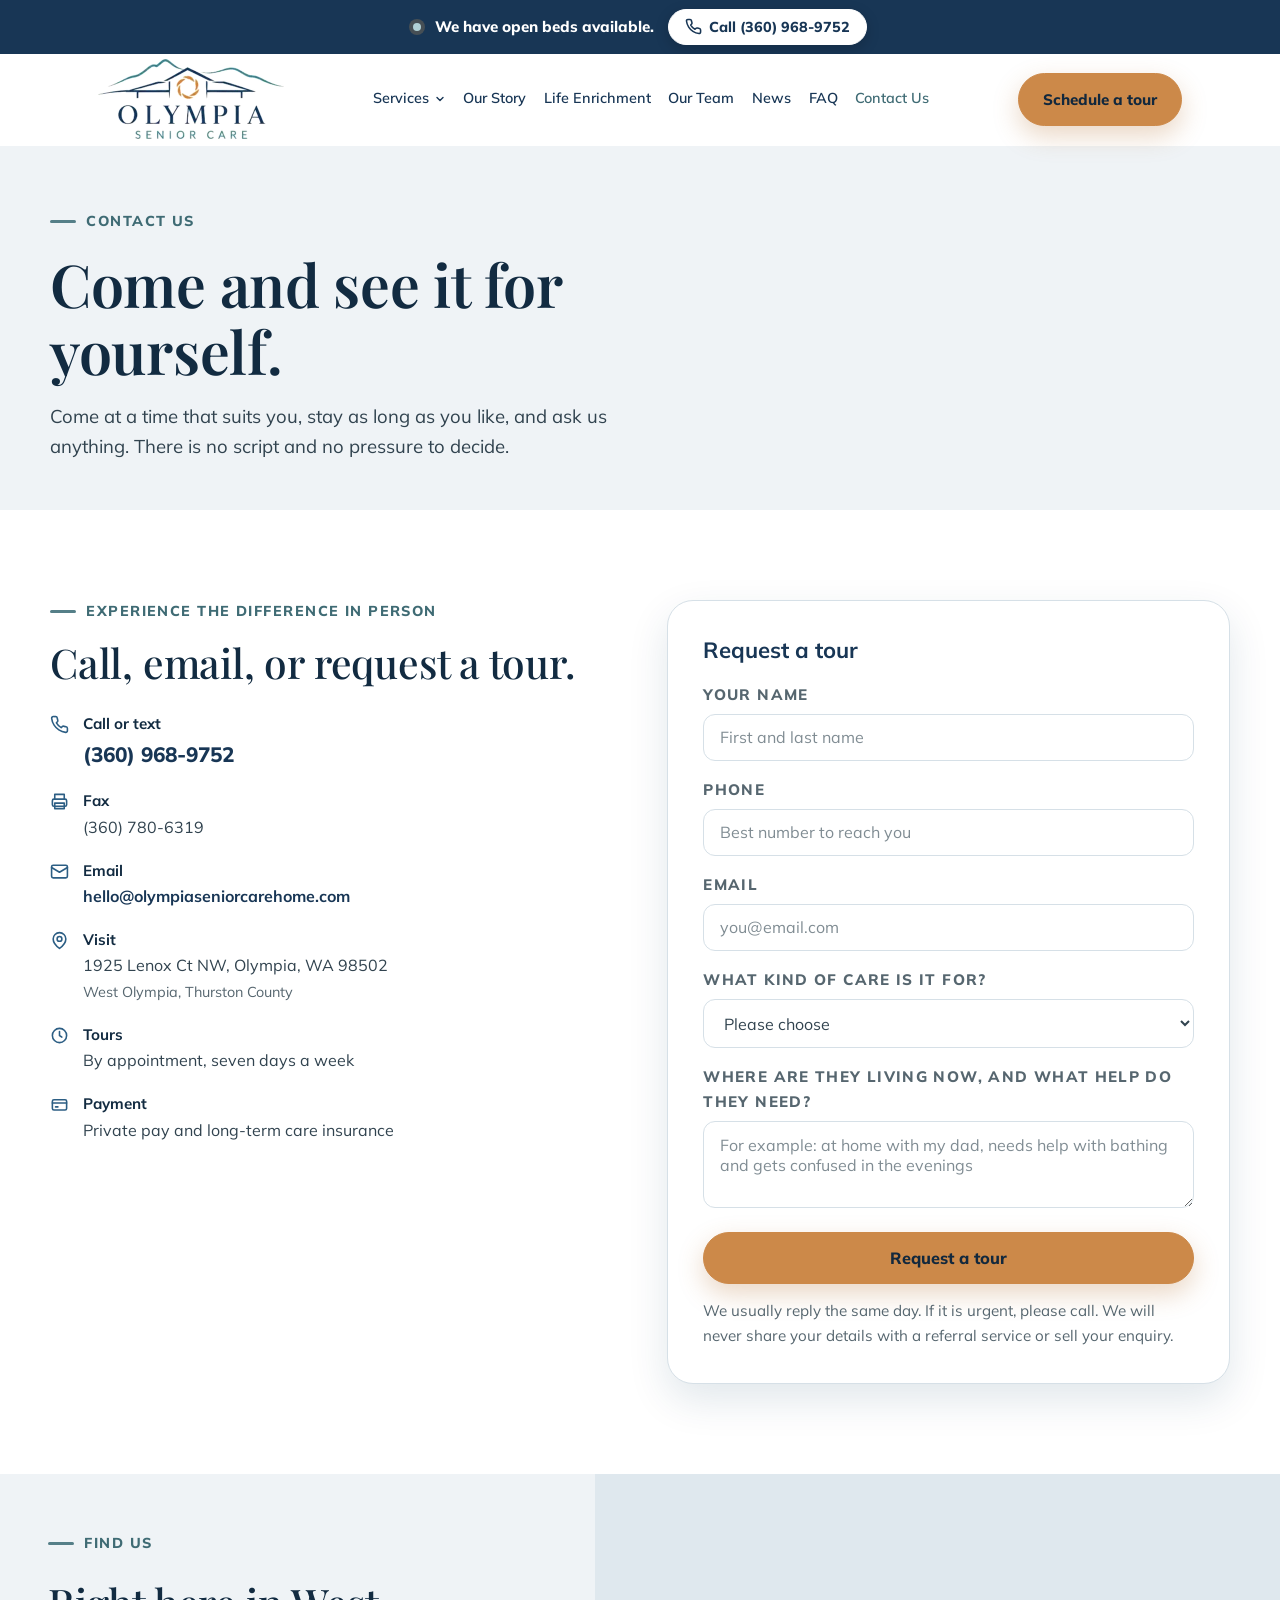
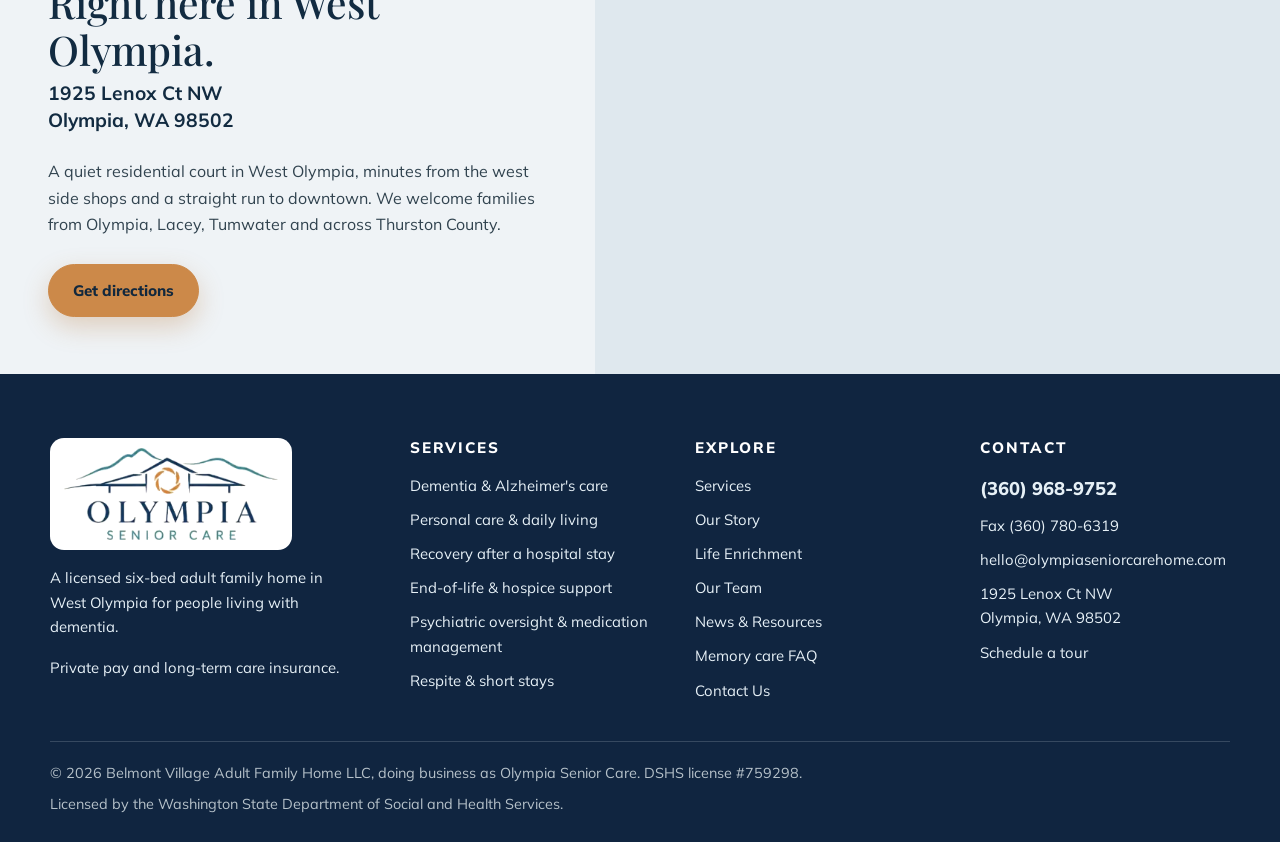
<file: contact.html>
<!DOCTYPE html>
<html lang="en">
<head>
<meta charset="UTF-8">
<meta name="viewport" content="width=device-width, initial-scale=1.0">
<title>Contact Us | Olympia Senior Care Adult Family Home, Olympia WA</title>
<meta name="description" content="Call (360) 968-9752, email, or request a private tour of Olympia Senior Care, a licensed adult family home at 1925 Lenox Ct NW in West Olympia, WA.">
<link rel="canonical" href="https://olympiaseniorcarehome.com/contact.html">
<style>@font-face{font-family:'Mulish';font-style:normal;font-weight:400;font-display:swap;src:url('fonts/Mulish-400.woff2') format('woff2')}@font-face{font-family:'Mulish';font-style:normal;font-weight:600;font-display:swap;src:url('fonts/Mulish-600.woff2') format('woff2')}@font-face{font-family:'Mulish';font-style:normal;font-weight:700;font-display:swap;src:url('fonts/Mulish-700.woff2') format('woff2')}@font-face{font-family:'Mulish';font-style:normal;font-weight:800;font-display:swap;src:url('fonts/Mulish-800.woff2') format('woff2')}@font-face{font-family:'Playfair Display';font-style:normal;font-weight:500;font-display:swap;src:url('fonts/PlayfairDisplay-500.woff2') format('woff2')}@font-face{font-family:'Playfair Display';font-style:normal;font-weight:600;font-display:swap;src:url('fonts/PlayfairDisplay-600.woff2') format('woff2')}@font-face{font-family:'Playfair Display';font-style:normal;font-weight:700;font-display:swap;src:url('fonts/PlayfairDisplay-700.woff2') format('woff2')}:root{--teal:#094A5C;--teal-deep:#063744;--teal-mid:#1C6377;--amber:#D07C1A;--gold:#8A5510;--amber-lt:#E8A857;--cream:#FBF6EE;--sand:#F4EADA;--sand-deep:#EADDC7;--white:#fff;--line:#E4D8C4;--ink:#0B2F3B;--body:#3A4A50;--muted:#5E6D73;--on-teal:#E4EDEF;--f-serif:'Newsreader',Georgia,'Times New Roman',serif;--f-sans:'Mulish',system-ui,-apple-system,'Segoe UI',sans-serif;--max:1180px;--pad:clamp(1.25rem,5vw,3rem);--r-sm:12px;--r-md:18px;--r-lg:26px;--pill:100px;--sh-sm:0 8px 24px rgba(9,74,92,.07);--sh-md:0 16px 40px rgba(9,74,92,.12);--sh-cta:0 10px 26px rgba(9,74,92,.24)}*{margin:0;padding:0;box-sizing:border-box}html{scroll-behavior:smooth}body{font-family:var(--f-sans);color:var(--body);background:var(--cream);line-height:1.65;-webkit-font-smoothing:antialiased}img{max-width:100%;height:auto;display:block}a{color:var(--teal);text-underline-offset:3px}h1,h2,h3,h4{font-family:var(--f-serif);color:var(--ink);font-weight:500;line-height:1.14;letter-spacing:-.01em}h1{font-size:clamp(2.25rem,5vw,3.7rem)}h2{font-size:clamp(1.8rem,3.5vw,2.55rem)}h3{font-size:1.55rem;font-weight:600;color:var(--teal)}h4{font-size:1.2rem;font-weight:600}section{padding:clamp(3.5rem,7vw,6rem) var(--pad)}.inner{max-width:var(--max);margin:0 auto}.narrow{max-width:760px;margin:0 auto}.eyebrow{font-family:var(--f-sans);font-weight:800;font-size:.88rem;letter-spacing:.12em;text-transform:uppercase;color:var(--gold);margin-bottom:1rem;display:flex;align-items:center;gap:.65rem;width:fit-content}.eyebrow::before{content:"";flex:none;width:26px;height:3px;border-radius:2px;background:var(--amber)}.center .eyebrow{margin-left:auto;margin-right:auto}.lede{font-size:clamp(1.03rem,1.5vw,1.16rem);max-width:58ch}.sec-head{max-width:62ch;margin-bottom:clamp(1.8rem,3vw,2.6rem)}.sec-head p{margin-top:.75rem}em.accent{font-style:italic;color:var(--teal-mid)}.sand{background:var(--sand)}p+p{margin-top:1rem}.center{text-align:center}.center .sec-head,.center .lede{margin-left:auto;margin-right:auto}.skip{position:absolute;left:-9999px;top:0;background:var(--teal);color:#fff;padding:.7rem 1.1rem;border-radius:0 0 var(--r-sm) 0;z-index:200;font-weight:700}.skip:focus{left:0}.logo{display:flex;align-items:center;gap:.6rem;text-decoration:none}.logo img{height:46px;width:auto}@media(max-width:560px){.logo img{height:38px}}.nav{position:sticky;top:0;z-index:60;background:rgba(251,246,238,.92);backdrop-filter:blur(10px);border-bottom:1px solid transparent;transition:border-color .2s,box-shadow .2s}.nav.stuck{border-bottom-color:var(--line);box-shadow:var(--sh-sm)}.nav-in{max-width:var(--max);margin:0 auto;padding:.6rem var(--pad);display:flex;align-items:center;justify-content:space-between;gap:1rem}.nav-links{display:flex;gap:1.35rem}.nav-links a{font-weight:600;font-size:.9rem;color:var(--teal);text-decoration:none;padding:.4rem 0}.nav-links a:hover{color:var(--gold)}.nav-cta{display:flex;align-items:center;gap:.8rem}.nav-phone{font-weight:800;color:var(--teal);text-decoration:none;font-size:.95rem;white-space:nowrap}.menu-toggle{display:none;background:none;border:0;color:var(--teal);cursor:pointer;padding:.35rem}.drawer{display:none;border-top:1px solid var(--line);background:var(--cream);padding:.6rem var(--pad) 1.1rem}.drawer.open{display:block}.drawer a{display:block;padding:.7rem 0;font-weight:600;color:var(--teal);text-decoration:none;border-bottom:1px solid var(--line)}.drawer .btn{margin-top:.9rem;width:100%}.btn{display:inline-flex;align-items:center;justify-content:center;gap:.5rem;min-height:44px;padding:.8rem 1.5rem;border-radius:var(--pill);font-family:var(--f-sans);font-weight:700;font-size:.95rem;text-decoration:none;border:1.5px solid transparent;cursor:pointer;transition:transform .15s,background .15s,color .15s}.btn-primary{background:var(--teal);color:#fff;box-shadow:var(--sh-cta)}.btn-primary:hover{background:var(--teal-deep);transform:translateY(-2px)}.btn-secondary{border-color:var(--teal);color:var(--teal);background:transparent}.btn-secondary:hover{background:var(--teal);color:#fff;transform:translateY(-2px)}.btn-ghost{border-color:rgba(228,237,239,.55);color:#fff;background:transparent}.btn-ghost:hover{background:#fff;color:var(--teal)}.btn-lg{font-size:1.02rem;padding:.95rem 1.8rem}a:focus-visible,button:focus-visible,input:focus-visible,textarea:focus-visible,select:focus-visible{outline:3px solid var(--teal);outline-offset:2px}.on-teal a:focus-visible,.on-teal button:focus-visible{outline-color:#fff}.hero{padding-top:clamp(2.2rem,4.5vw,3.4rem)}.hero-grid{display:grid;grid-template-columns:1.02fr .98fr;gap:clamp(2rem,5vw,4rem);align-items:center}.hero-photo{border-radius:var(--r-lg);overflow:hidden;box-shadow:var(--sh-md);aspect-ratio:4/5}.hero-photo img{width:100%;height:100%;object-fit:cover}.hero-actions{display:flex;flex-wrap:wrap;gap:.75rem;margin:1.7rem 0 1.4rem}.trust{display:flex;flex-wrap:wrap;gap:.5rem .9rem;list-style:none;font-size:.88rem;color:var(--muted);font-weight:600}.trust li{display:flex;align-items:center;gap:.4rem}.trust svg{flex:none;color:var(--teal-mid)}.badge{display:inline-flex;align-items:center;gap:.45rem;background:var(--sand-deep);color:var(--gold);font-weight:800;font-size:.76rem;letter-spacing:.06em;text-transform:uppercase;padding:.4rem .85rem;border-radius:var(--pill);margin-bottom:1rem}.badge .dot{width:7px;height:7px;border-radius:50%;background:var(--amber)}.facts{background:var(--teal);padding:clamp(2rem,4vw,2.9rem) var(--pad)}.facts-grid{display:grid;grid-template-columns:repeat(4,1fr);gap:1.5rem;text-align:center}.facts b{display:block;font-family:var(--f-serif);font-size:clamp(1.7rem,3vw,2.3rem);color:#fff;font-weight:500;line-height:1.1}.facts span{display:block;color:var(--on-teal);font-size:.83rem;margin-top:.3rem;letter-spacing:.03em}.grid-3{display:grid;grid-template-columns:repeat(3,1fr);gap:1.4rem}.grid-2{display:grid;grid-template-columns:repeat(2,1fr);gap:1.4rem}.card{background:var(--white);border:1px solid var(--line);border-radius:var(--r-md);padding:1.6rem;box-shadow:var(--sh-sm);transition:transform .18s,box-shadow .18s}.card:hover{transform:translateY(-4px);box-shadow:var(--sh-md)}.card h3{margin-bottom:.55rem}.card .num{font-family:var(--f-serif);font-size:2rem;color:var(--amber);line-height:1;display:block;margin-bottom:.5rem}.icon{width:42px;height:42px;border-radius:12px;background:var(--sand-deep);color:var(--teal);display:grid;place-items:center;margin-bottom:.95rem}.ticks{list-style:none;margin-top:.9rem;display:grid;gap:.55rem}.ticks li{display:flex;gap:.6rem;align-items:flex-start;font-size:.95rem}.ticks svg{flex:none;margin-top:.35rem;color:var(--amber)}.tags{display:flex;flex-wrap:wrap;gap:.55rem;list-style:none;margin-top:1.2rem}.tags li{background:var(--white);border:1px solid var(--line);border-radius:var(--pill);padding:.45rem 1rem;font-size:.92rem;font-weight:600;color:var(--ink)}.sand .tags li{background:var(--cream)}.lead-in{display:block;font-family:var(--f-sans);font-size:.74rem;font-weight:800;letter-spacing:.12em;text-transform:uppercase;color:var(--gold);margin-bottom:.5rem}.more{display:inline-flex;align-items:center;gap:.4rem;font-weight:700;font-size:.94rem;text-decoration:none;margin-top:1.1rem}.more:hover{text-decoration:underline}.compare{display:grid;grid-template-columns:1fr 1fr;gap:1.2rem;margin-top:1.8rem}.compare>div{border-radius:var(--r-md);padding:1.5rem;border:1px solid var(--line)}.compare .them{background:var(--white)}.compare .us{background:var(--teal);border-color:var(--teal)}.compare .us h4,.compare .us p{color:#fff}.compare .us .big{color:var(--amber-lt)}.compare .big{font-family:var(--f-serif);font-size:clamp(2.2rem,5vw,3rem);line-height:1;color:var(--muted);display:block;margin-bottom:.4rem}.compare p{font-size:.93rem;margin-top:.5rem;color:var(--muted)}.compare .us p{color:var(--on-teal)}.quote{background:var(--sand);border-left:4px solid var(--amber);border-radius:0 var(--r-md) var(--r-md) 0;padding:1.6rem 1.8rem;margin:1.6rem 0}.quote p{font-family:var(--f-serif);font-size:clamp(1.15rem,2vw,1.4rem);line-height:1.45;color:var(--ink);font-style:italic}.quote cite{display:block;margin-top:.9rem;font-family:var(--f-sans);font-style:normal;font-size:.83rem;font-weight:800;letter-spacing:.1em;text-transform:uppercase;color:var(--gold)}.split{display:grid;grid-template-columns:1fr 1fr;gap:clamp(2rem,5vw,3.6rem);align-items:center}.split img{border-radius:var(--r-lg);box-shadow:var(--sh-md)}.split img.portrait{max-width:min(470px,100%);margin-inline:auto}.split.flip>*:first-child{order:2}.team-grid{display:grid;grid-template-columns:repeat(3,1fr);gap:1.4rem}.member{background:var(--white);border:1px solid var(--line);border-radius:var(--r-md);overflow:hidden;box-shadow:var(--sh-sm);display:flex;flex-direction:column}.member .por{aspect-ratio:1/1;background:linear-gradient(145deg,var(--sand-deep),var(--sand));display:grid;place-items:center;position:relative;border-bottom:1px solid var(--line)}.member .mono{font-family:var(--f-serif);font-size:3.2rem;color:var(--teal);opacity:.55}.member .por .tag{position:absolute;bottom:.7rem;left:.7rem;background:rgba(255,255,255,.92);color:var(--gold);font-size:.66rem;font-weight:800;letter-spacing:.08em;text-transform:uppercase;padding:.28rem .6rem;border-radius:var(--pill)}.member .body{padding:1.4rem;flex:1;display:flex;flex-direction:column}.member .role{font-size:.87rem;color:var(--muted);margin-top:.15rem}.member .yrs{font-size:.78rem;font-weight:800;letter-spacing:.06em;text-transform:uppercase;color:var(--gold);margin-top:.7rem}.member blockquote{font-family:var(--f-serif);font-style:italic;color:var(--ink);font-size:1rem;line-height:1.5;margin-top:.9rem;padding-top:.9rem;border-top:1px solid var(--line)}.gal{display:grid;grid-template-columns:repeat(4,1fr);gap:1rem}.gal figure{border-radius:var(--r-md);overflow:hidden;position:relative;background:var(--sand);aspect-ratio:4/3}.gal img{width:100%;height:100%;object-fit:cover;transition:transform .4s}.gal figure:hover img{transform:scale(1.04)}.gal figcaption{position:absolute;left:.6rem;bottom:.6rem;background:rgba(255,255,255,.93);color:var(--teal);font-size:.73rem;font-weight:700;padding:.3rem .62rem;border-radius:var(--pill)}.gal .wide{grid-column:span 2;aspect-ratio:8/3}.feats{display:grid;grid-template-columns:repeat(3,1fr);gap:1.4rem}.feat{background:var(--white);border:1px solid var(--line);border-radius:var(--r-md);overflow:hidden;box-shadow:var(--sh-sm);transition:transform .18s,box-shadow .18s}.feat:hover{transform:translateY(-4px);box-shadow:var(--sh-md)}.feat .shot{aspect-ratio:4/3;overflow:hidden}.feat .shot img{width:100%;height:100%;object-fit:cover;transition:transform .4s}.feat:hover .shot img{transform:scale(1.04)}.feat .txt{padding:1.35rem}.feat h3{font-size:1.4rem;margin-bottom:.45rem}.feat p{font-size:.95rem}.faqs{max-width:840px;margin:0 auto;border-top:1px solid var(--line)}.faq{border-bottom:1px solid var(--line)}.faq summary{list-style:none;cursor:pointer;display:block;position:relative;padding:1.35rem 3.2rem 1.35rem 0;font-family:var(--f-serif);font-size:1.38rem;font-weight:500;color:var(--ink);line-height:1.3}.faq summary::-webkit-details-marker{display:none}.faq summary:hover{color:var(--teal-mid)}.faq summary::after{content:"+";position:absolute;right:.4rem;top:50%;transform:translateY(-50%);font-family:var(--f-sans);font-size:1.7rem;font-weight:300;line-height:1;color:var(--amber);transition:transform .2s}.faq[open] summary{color:var(--teal-mid)}.faq[open] summary::after{transform:translateY(-50%) rotate(45deg)}.faq .a{padding:0 3.2rem 1.5rem 0;font-size:1rem;line-height:1.72;color:var(--body)}.loc{display:grid;grid-template-columns:1fr 1.15fr;align-items:stretch;padding:0}.loc-copy{padding:clamp(2.4rem,5vw,3.6rem) var(--pad);display:flex;flex-direction:column;justify-content:center;gap:.5rem}.loc-copy .addr{font-family:var(--f-serif);font-size:1.35rem;color:var(--ink);line-height:1.4}.loc-map{position:relative;min-height:360px;background:var(--sand-deep)}.loc-map iframe{position:absolute;inset:0;width:100%;height:100%;border:0}.member .por img{width:100%;height:100%;object-fit:cover}.tour{max-width:980px;margin:0 auto;border-radius:var(--r-lg);overflow:hidden;box-shadow:var(--sh-md);background:var(--ink)}.tour video{display:block;width:100%;height:auto;aspect-ratio:16/9;background:var(--ink)}.acts{display:flex;flex-wrap:wrap;justify-content:center;gap:1.4rem}.acts .feat{flex:0 1 calc((100% - 2.8rem)/3)}.feat .shot.blank{display:grid;place-items:center;background:linear-gradient(145deg,var(--sand-deep),var(--sand));color:var(--teal)}.feat .shot.blank svg{width:64px;height:64px;opacity:.85}.quote.big p{font-size:clamp(1.35rem,2.6vw,1.85rem)}.cta-band .tagline{font-family:var(--f-serif);font-style:italic;font-size:clamp(1.2rem,2vw,1.45rem);color:var(--amber-lt)}.contact-grid{display:grid;grid-template-columns:1fr 1fr;gap:clamp(2rem,5vw,3.4rem);align-items:start}.panel{background:var(--white);border:1px solid var(--line);border-radius:var(--r-lg);padding:clamp(1.5rem,3vw,2.2rem);box-shadow:var(--sh-md)}.field{margin-bottom:1rem}label{display:block;font-size:.74rem;font-weight:800;letter-spacing:.09em;text-transform:uppercase;color:var(--muted);margin-bottom:.4rem}input,textarea,select{width:100%;background:var(--cream);border:1px solid var(--line);border-radius:var(--r-sm);padding:.8rem 1rem;font-family:var(--f-sans);font-size:1rem;color:var(--body)}input::placeholder,textarea::placeholder{color:var(--muted);opacity:.75}input:focus,textarea:focus,select:focus{border-color:var(--teal-mid);background:#fff;box-shadow:0 0 0 3px rgba(28,99,119,.14);outline:none}.form-note{font-size:.82rem;color:var(--muted);margin-top:.85rem}.contact-list{list-style:none;display:grid;gap:1.1rem;margin-top:1.6rem}.contact-list li{display:flex;gap:.85rem;align-items:flex-start}.contact-list svg{flex:none;margin-top:.25rem;color:var(--teal-mid)}.contact-list b{display:block;color:var(--ink);font-size:.95rem}.contact-list a{font-weight:700;text-decoration:none}.contact-list a:hover{text-decoration:underline}.ok{display:none;background:var(--sand);border:1px solid var(--amber);border-radius:var(--r-md);padding:1.4rem;color:var(--ink)}.ok.show{display:block}.cta-band{background:var(--teal);color:#fff;text-align:center}.cta-band h2,.cta-band p{color:#fff}.cta-band p{max-width:56ch;margin:.9rem auto 0;color:var(--on-teal)}.cta-band .hero-actions{justify-content:center}.page-head{background:var(--sand);padding:clamp(2.6rem,5vw,4rem) var(--pad) clamp(2.2rem,4vw,3rem)}.prose{max-width:68ch}.prose h2{margin:2.4rem 0 .8rem}.prose h3{margin:1.8rem 0 .5rem}.prose ul{margin:1rem 0 1rem 1.1rem;display:grid;gap:.5rem}.prose img{border-radius:var(--r-lg);box-shadow:var(--sh-md);margin:1.8rem 0}.foot{background:var(--teal-deep);color:var(--on-teal);padding:clamp(3rem,5vw,4rem) var(--pad) 1.6rem}.foot-grid{display:grid;grid-template-columns:1.3fr 1fr 1fr 1fr;gap:2.2rem;max-width:var(--max);margin:0 auto}.foot h4{color:#fff;font-family:var(--f-sans);font-size:.76rem;font-weight:800;letter-spacing:.13em;text-transform:uppercase;margin-bottom:1rem}.foot a{color:var(--on-teal);text-decoration:none}.foot a:hover{color:#fff;text-decoration:underline}.foot ul{list-style:none;display:grid;gap:.6rem;font-size:.93rem}.foot .brandline{font-family:var(--f-serif);font-size:1.15rem;color:#fff;margin-bottom:.6rem}.foot .tag{font-size:.93rem;max-width:34ch}.foot-bot{max-width:var(--max);margin:2.4rem auto 0;padding-top:1.3rem;border-top:1px solid rgba(228,237,239,.18);display:flex;flex-wrap:wrap;gap:.6rem 1.4rem;justify-content:space-between;font-size:.8rem;color:rgba(228,237,239,.78)}.foot-logo{height:54px;width:auto;margin-bottom:1rem;filter:brightness(0) invert(1);opacity:.95}@media(max-width:960px){.acts .feat{flex-basis:calc((100% - 1.4rem)/2)}.loc{grid-template-columns:1fr}.loc-map{min-height:300px}.feats{grid-template-columns:repeat(2,1fr)}.hero-grid{grid-template-columns:1fr}.hero-photo{order:-1;aspect-ratio:4/3;max-height:400px}.grid-3,.team-grid{grid-template-columns:repeat(2,1fr)}.split,.contact-grid{grid-template-columns:1fr}.split.flip>*:first-child{order:0}.facts-grid{grid-template-columns:repeat(2,1fr);gap:1.6rem}.foot-grid{grid-template-columns:1fr 1fr}.gal{grid-template-columns:repeat(2,1fr)}.gal .wide{grid-column:span 2;aspect-ratio:2/1}}@media(max-width:720px){.acts .feat{flex-basis:100%}.nav-links,.nav-phone{display:none}.menu-toggle{display:block}.grid-3,.grid-2,.team-grid,.compare,.feats{grid-template-columns:1fr}.foot-grid{grid-template-columns:1fr}}@media(max-width:420px){.facts-grid{grid-template-columns:1fr;gap:1.2rem}.btn{width:100%}.hero-actions{flex-direction:column}}@media(prefers-reduced-motion:reduce){html{scroll-behavior:auto}*{transition:none!important;animation:none!important}.card:hover,.btn:hover{transform:none}.gal figure:hover img{transform:none}}@media print{.nav,.cta-band,.contact{display:none}}@media(max-width:720px){body{font-size:1.125rem}.lede{font-size:1.2rem}h2{font-size:2rem}.eyebrow{font-size:.92rem}.feat p,.card p,.faq .a,.split p,.loc-copy p,.member p{font-size:1.08rem}.tags li{font-size:1rem}.hero-grid>div:not(.hero-photo),.sec-head,.page-head .inner,.split>div,.loc-copy,.contact-grid>div:first-child,.card,.feat .txt,.member .body,.narrow{text-align:center}.eyebrow,.sec-head,.lede{margin-left:auto;margin-right:auto}.trust,.tags,.hero-actions{justify-content:center}.quote{border-left:0;border-top:4px solid var(--amber);border-radius:var(--r-md);text-align:center}.split>div.prose,.prose,.ticks,.faqs,.faq,form,.panel,.contact-list{text-align:left}}section[id]{scroll-margin-top:76px}.carelist{margin-top:clamp(1.6rem,3vw,2.2rem);padding-top:clamp(1.4rem,3vw,1.9rem);border-top:1px solid rgba(228,237,239,.22);text-align:center}.carelist-h{font-weight:800;font-size:.8rem;letter-spacing:.12em;text-transform:uppercase;color:var(--amber-lt);margin:0 auto 1.1rem;max-width:60ch;line-height:1.5}.carelist ul{list-style:none;display:grid;grid-template-columns:repeat(3,auto);justify-content:center;gap:.75rem 2.6rem}.carelist li{display:flex;align-items:center;gap:.55rem;color:#fff;font-size:1.05rem;font-weight:600;text-align:left}.carelist svg{flex:none;color:var(--amber-lt)}@media(max-width:720px){.carelist ul{grid-template-columns:1fr 1fr;justify-content:stretch;gap:.85rem 1.1rem;max-width:420px;margin:0 auto}.carelist li{font-size:1.02rem;align-items:flex-start}.carelist svg{margin-top:.28rem}}@media(max-width:420px){.carelist ul{grid-template-columns:1fr;max-width:260px}}.nav-links{align-items:center}.nav-links a[aria-current="page"],.nav-links .on{color:var(--gold)}.has-sub{position:relative}.nav-links .sub-top{display:inline-flex;align-items:center;gap:.3rem}.chev{flex:none;transition:transform .2s}.has-sub:hover .chev,.has-sub:focus-within .chev,.has-sub.open .chev{transform:rotate(180deg)}.sub{position:absolute;top:calc(100% + .6rem);left:-1rem;min-width:300px;background:var(--white);border:1px solid var(--line);border-radius:var(--r-md);box-shadow:var(--sh-md);padding:.45rem;opacity:0;visibility:hidden;transform:translateY(6px);transition:opacity .15s,transform .15s,visibility .15s;z-index:70}.sub::before{content:"";position:absolute;left:0;right:0;top:-.9rem;height:.9rem}.has-sub:hover .sub,.has-sub:focus-within .sub,.has-sub.open .sub{opacity:1;visibility:visible;transform:none}.nav-links .sub a{display:block;padding:.62rem .85rem;border-radius:10px;font-size:.95rem;white-space:nowrap;color:var(--teal)}.nav-links .sub a:hover,.nav-links .sub a[aria-current="page"]{background:var(--sand);color:var(--teal)}.nav-links .sub .sub-all{margin-top:.3rem;border-top:1px solid var(--line);border-radius:0 0 10px 10px;padding-top:.75rem;color:var(--gold);font-size:.8rem;font-weight:800;letter-spacing:.1em;text-transform:uppercase}@media(max-width:1200px){.nav-phone{display:none}}@media(max-width:1020px){.nav-links{display:none}.menu-toggle{display:block}}.drawer.open{max-height:calc(100vh - 62px);overflow-y:auto}.drawer .drawer-top{border-bottom:0;padding-bottom:.3rem}.drawer-sub{margin:0 0 .5rem .15rem;padding-left:.95rem;border-left:2px solid var(--amber-lt)}.drawer .drawer-sub a{border-bottom:0;padding:.42rem 0;font-size:.97rem;color:var(--body)}.drawer-sub+a{border-top:1px solid var(--line)}.carelist a{color:#fff;text-decoration:underline;text-decoration-color:rgba(255,255,255,.45);text-underline-offset:4px;text-decoration-thickness:1px}.carelist a:hover{text-decoration-color:var(--amber-lt)}.ph-split{display:grid;grid-template-columns:1.05fr .95fr;gap:clamp(2rem,5vw,3.6rem);align-items:center}.ph-split h1{max-width:17ch}.ph-split .lede{margin-top:1rem}.ph-split img{width:100%;aspect-ratio:4/3;object-fit:cover;border-radius:var(--r-lg);box-shadow:var(--sh-md)}.checks{list-style:none;display:grid;grid-template-columns:1fr 1fr;gap:1rem 2.4rem;text-align:left}.checks.one{grid-template-columns:1fr;margin-top:1.2rem}.checks li{display:flex;gap:.7rem;align-items:flex-start;font-size:1.05rem;font-weight:600;color:var(--ink);line-height:1.5}.checks svg{flex:none;margin-top:.25rem;color:var(--amber)}.panel-lite{background:var(--white);border:1px solid var(--line);border-radius:var(--r-lg);padding:clamp(1.4rem,3vw,2.2rem);box-shadow:var(--sh-sm)}.note{margin-top:1.6rem;max-width:70ch}a.feat{display:block;text-decoration:none;color:inherit}a.feat .more{margin-top:.9rem}.feats.two{grid-template-columns:repeat(2,1fr)}.card .lead-in{margin-bottom:.6rem}.faq div.a p+p{margin-top:.8rem}.faq .a ul{margin:.7rem 0 0 1.2rem;display:grid;gap:.3rem}@media(max-width:960px){.ph-split{grid-template-columns:1fr}.ph-split img{max-height:340px}}@media(max-width:720px){.checks{grid-template-columns:1fr;width:fit-content;max-width:100%;margin-inline:auto}.checks li{font-size:1.06rem}.feats.two{grid-template-columns:1fr}.note{text-align:center;margin-inline:auto}}.drawer a.btn-primary{color:#fff;border-bottom:0}.drawer a.btn-primary{display:flex}.acts .card{flex:0 1 calc((100% - 2.8rem)/3)}.day .card .lead-in{margin-bottom:.35rem}@media(max-width:960px){.acts .card{flex-basis:calc((100% - 1.4rem)/2)}}@media(max-width:720px){.acts .card{flex-basis:100%}.card .icon{margin-inline:auto}}:root{--teal:#83152A;--teal-deep:#5E0E1E;--teal-mid:#9E2A3F;--amber:#83152A;--gold:#83152A;--amber-lt:#F2CCD3;--ink:#1F1B1C;--body:#3B3637;--muted:#665D5F;--on-teal:#F7E9EC;--line:#E6DBCB;--f-serif:'Playfair Display',Georgia,'Times New Roman',serif;--f-label:'Oswald','Arial Narrow',system-ui,sans-serif;--sh-sm:0 8px 24px rgba(60,18,26,.07);--sh-md:0 16px 40px rgba(60,18,26,.12);--sh-cta:0 10px 26px rgba(131,21,42,.26)}h1,h2,h3,h4{letter-spacing:-.005em}h1{font-weight:600}input:focus,textarea:focus,select:focus{box-shadow:0 0 0 3px rgba(131,21,42,.14)}.eyebrow,.carelist-h,.badge,.lead-in,.foot h4,.quote cite,.member .yrs,.nav-links .sub .sub-all{font-family:var(--f-label);font-weight:500}.eyebrow{font-size:.98rem;letter-spacing:.1em}.carelist-h{font-size:.92rem;letter-spacing:.1em}.badge{font-size:.82rem;letter-spacing:.08em}.lead-in{font-size:.86rem;letter-spacing:.1em}.foot h4{font-size:.9rem;letter-spacing:.12em}.quote cite{font-size:.9rem;letter-spacing:.1em}.nav-links .sub .sub-all{font-size:.88rem;letter-spacing:.1em}.logo img{height:44px;width:auto}.foot{background:#1F1B1C}.foot-logo{height:72px;width:auto}@media(max-width:560px){.logo img{height:34px}}@media(max-width:720px){.eyebrow{font-size:1rem}}@media(max-width:560px){.nav-cta{gap:.5rem;flex-shrink:0}.nav-cta .btn{white-space:nowrap;padding:.5rem .95rem;font-size:.86rem;min-height:40px;width:auto}.menu-toggle{padding:.25rem}}.logo{min-width:0}.logo img{object-fit:contain;object-position:left center;max-width:100%}:root{--f-label:var(--f-sans)}em.accent{font-style:normal}h3,h4{font-family:var(--f-sans);font-weight:700;letter-spacing:0;line-height:1.3}h3{font-size:1.38rem}.feat h3{font-size:1.3rem}.quote p{font-family:var(--f-sans);font-style:normal;font-weight:600;font-size:clamp(1.12rem,1.8vw,1.28rem);line-height:1.6;color:var(--ink)}.quote.big p{font-size:clamp(1.2rem,2.2vw,1.45rem)}.quote cite{font-family:var(--f-sans);font-weight:700;font-size:.95rem;letter-spacing:.02em;text-transform:none;color:var(--muted)}.member blockquote{font-family:var(--f-sans);font-style:normal;font-weight:600}.cta-band .tagline{font-family:var(--f-sans);font-style:normal;font-weight:700;font-size:1.15rem}.faq summary{font-family:var(--f-sans);font-weight:700;font-size:1.18rem;line-height:1.4}.loc-copy .addr{font-family:var(--f-sans);font-weight:700;font-size:1.2rem}.eyebrow,.carelist-h,.badge,.lead-in,.foot h4,.member .yrs,.nav-links .sub .sub-all{font-family:var(--f-sans);font-weight:800}.eyebrow{font-size:.9rem;letter-spacing:.1em}.carelist-h{font-size:.85rem;letter-spacing:.08em}.badge{font-size:.78rem;letter-spacing:.06em}.lead-in{font-size:.8rem;letter-spacing:.1em}.foot h4{font-size:.8rem;letter-spacing:.12em}.nav-links .sub .sub-all{font-size:.8rem;letter-spacing:.08em}@media(max-width:720px){.eyebrow{font-size:.95rem}.faq summary{font-size:1.12rem}}.team-grid.two{grid-template-columns:repeat(2,1fr);max-width:860px;margin-inline:auto}.member .por .mono{font-family:var(--f-serif)}.member .note-photo{font-size:.8rem;color:var(--muted);margin-top:.6rem}@media(max-width:720px){.team-grid.two{grid-template-columns:1fr}}.team-grid.two .member .por{aspect-ratio:16/9}:root{--teal:#0B3D5C;--teal-deep:#072C43;--teal-mid:#1D5F87;--amber:#2E8B57;--gold:#23704A;--amber-lt:#A7DDBF;--cream:#FFFFFF;--sand:#EEF5F9;--sand-deep:#DCEAF2;--line:#D5E3EC;--ink:#0E2A3B;--body:#33454F;--muted:#56666F;--on-teal:#E6F0F6;--orange:#C25700;--orange-deep:#A04700;--sh-sm:0 8px 24px rgba(11,61,92,.07);--sh-md:0 16px 40px rgba(11,61,92,.12);--sh-cta:0 10px 26px rgba(194,87,0,.28)}input:focus,textarea:focus,select:focus{box-shadow:0 0 0 3px rgba(11,61,92,.16)}.foot{background:#0A2E45}.btn-primary,.on-teal .btn-primary{background:var(--orange);color:#fff;border-color:var(--orange)}.btn-primary:hover,.on-teal .btn-primary:hover{background:var(--orange-deep);border-color:var(--orange-deep);color:#fff}.nav-phone{font-size:1.2rem;font-weight:800;color:var(--teal)}.btn[href^="tel:"]{font-size:1.15rem;font-weight:800;letter-spacing:.01em}.contact-list a[href^="tel:"]{font-size:1.3rem;font-weight:800}.foot a[href^="tel:"]{font-size:1.15rem;font-weight:800}.drawer a[href^="tel:"]{font-size:1.15rem;font-weight:800}.faq-group{margin-top:clamp(2.4rem,5vw,3.4rem)}.faq-group:first-child{margin-top:0}.faq-group>h2{margin-bottom:1.1rem}.faq .a ul{margin:.6rem 0 .8rem 1.2rem}.faq .a li{margin:.2rem 0}.faq .a p+p{margin-top:.7rem}.faq .a .say{border-left:4px solid var(--amber);background:var(--sand);padding:.8rem 1rem;border-radius:0 12px 12px 0;margin:.7rem 0}.faq .a b.short{display:block;color:var(--ink);margin-bottom:.5rem}.faq-cta{display:flex;flex-wrap:wrap;gap:.8rem;margin-top:.9rem}.benchmark{font-size:.95rem;color:var(--muted)}.tagline{font-family:var(--f-serif);font-size:1.3rem;color:var(--teal);margin-top:.6rem}.nav{background:rgba(255,255,255,.95)}.nav-links{gap:1.1rem}.nav-links a,.nav-links .sub-top{white-space:nowrap}@media(max-width:1320px){.nav-phone{display:none}}@media(max-width:1120px){.nav-links{display:none}.menu-toggle{display:block}}.nav-cta .btn{white-space:nowrap}:root{--teal:#0E4A7A;--teal-deep:#0A3559;--teal-mid:#1878C0;--amber:#10B0A8;--gold:#0B7A73;--amber-lt:#7FDCD3;--orange:#F8A038;--orange-deep:#E88C1E;--sand:#EEF6FA;--sand-deep:#DCEDF5;--line:#D3E4EE;--sh-cta:0 10px 26px rgba(232,140,30,.30)}.foot{background:#0A3559}.btn-primary,.on-teal .btn-primary{color:#0E2A3B;font-weight:800}.btn-primary:hover,.on-teal .btn-primary:hover{color:#0E2A3B}.logo img{height:58px}@media(max-width:560px){.logo img{height:44px}}.foot-logo{filter:none;opacity:1;height:84px;background:#fff;padding:10px 14px;border-radius:14px;box-sizing:content-box}:root{--teal:#183655;--teal-deep:#102540;--teal-mid:#2C5E84;--amber:#557F88;--gold:#3F6B74;--amber-lt:#AFD0D6;--orange:#CC8949;--orange-deep:#B5712F;--sand:#EFF3F6;--sand-deep:#DFE8EE;--line:#D6E0E7;--ink:#122B41;--body:#31434F;--muted:#56666F;--sh-cta:0 10px 26px rgba(181,113,47,.28)}.foot{background:#102540}.btn-primary,.on-teal .btn-primary{background:var(--orange);border-color:var(--orange);color:#12283D}.btn-primary:hover,.on-teal .btn-primary:hover{background:var(--orange-deep);border-color:var(--orange-deep);color:#fff}.logo img{height:80px}@media(max-width:900px){.logo img{height:64px}}@media(max-width:560px){.logo img{height:54px}}.nav-in{padding-top:.35rem;padding-bottom:.35rem}.foot-logo{height:92px}.gal figcaption{font-size:1rem;line-height:1.45}.facts span{font-size:.95rem}.badge{font-size:.9rem}.lead-in{font-size:.95rem}.carelist-h{font-size:.95rem}.quote cite{font-size:.95rem}.member .role{font-size:.95rem}.member .yrs{font-size:.95rem}.member .note-photo{font-size:.95rem}.member .por .tag{font-size:.88rem}label{font-size:.95rem}.form-note{font-size:.95rem}.foot h4{font-size:.95rem}.foot-bot{font-size:.9rem;line-height:1.5}.nav-links .sub .sub-all{font-size:.95rem}.nav-cta .btn{font-size:.95rem}.tag,.gal figcaption,.benchmark{letter-spacing:0}.photo-note{margin:0}.photo-note img{border-radius:var(--r-md);box-shadow:var(--sh-sm);width:100%;height:auto}.photo-note figcaption{margin-top:.7rem;font-size:1rem;color:var(--muted)}main>section:not(.hero):not(.facts),.foot{content-visibility:auto;contain-intrinsic-size:auto 600px}.gal figure{content-visibility:auto;contain-intrinsic-size:auto 320px}.callbar{display:none}@media(max-width:860px){.callbar{display:flex;gap:.6rem;position:fixed;left:0;right:0;bottom:0;z-index:70;padding:.6rem .8rem calc(.6rem + env(safe-area-inset-bottom));background:rgba(255,255,255,.96);backdrop-filter:blur(10px);border-top:1px solid var(--line);box-shadow:0 -6px 24px rgba(11,61,92,.10)}.callbar a{flex:1;display:inline-flex;align-items:center;justify-content:center;gap:.45rem;min-height:50px;border-radius:var(--pill);font-weight:800;font-size:1.05rem;text-decoration:none;letter-spacing:.01em}.callbar-call{background:var(--teal);color:#fff}.callbar-tour{background:var(--orange);color:#12283D}body{padding-bottom:78px}}@media(max-width:380px){.callbar a{font-size:.95rem;min-height:46px}}.fit-grid{display:grid;grid-template-columns:1fr 1fr;gap:clamp(1.2rem,3vw,2rem);align-items:start}.fit-col{background:var(--cream);border:1px solid var(--line);border-radius:var(--r-md);padding:clamp(1.2rem,2.5vw,1.8rem)}.fit-col h3{font-size:1.2rem;margin-bottom:.9rem}.fit-col ul{list-style:none;display:grid;gap:.6rem}.fit-col li{position:relative;padding-left:1.7rem;line-height:1.55}.fit-col li::before{position:absolute;left:0;top:.05rem;font-weight:800}.fit-yes{border-left:4px solid var(--amber)}.fit-yes li::before{content:"✓";color:var(--gold)}.fit-no{border-left:4px solid var(--line)}.fit-no li::before{content:"–";color:var(--muted)}.fit-note{margin-top:1rem;padding-top:.9rem;border-top:1px solid var(--line);color:var(--muted)}@media(max-width:820px){.fit-grid{grid-template-columns:1fr}}.announce{background:var(--teal);color:var(--on-teal)}.announce-in{max-width:var(--max);margin-inline:auto;padding:.55rem var(--pad);display:flex;flex-wrap:wrap;align-items:center;justify-content:center;gap:.45rem .9rem;font-size:.95rem;text-align:center;line-height:1.4}.announce b{color:#fff;font-weight:800}.announce .dot{width:8px;height:8px;border-radius:50%;background:var(--amber-lt);box-shadow:0 0 0 4px rgba(232,168,87,.22);flex:none}.announce a{color:#fff;font-weight:800;text-decoration:underline;text-underline-offset:3px;white-space:nowrap}@media(max-width:560px){.announce-in{font-size:.88rem;padding:.5rem 1rem}}.rev-grid{display:grid;grid-template-columns:repeat(auto-fit,minmax(320px,1fr));gap:1.4rem}.rev-grid:has(>:only-child){max-width:760px}.rev{background:var(--white);border:1px solid var(--line);border-radius:var(--r-md);padding:clamp(1.3rem,2.5vw,1.9rem);box-shadow:var(--sh-sm);margin:0;display:flex;flex-direction:column;gap:.9rem}.rev .stars{color:var(--amber);font-size:1.15rem;letter-spacing:.12em;line-height:1}.rev blockquote{font-family:var(--f-serif);font-size:clamp(1.05rem,1.8vw,1.22rem);line-height:1.5;color:var(--ink);margin:0}.rev figcaption{color:var(--muted);font-size:.95rem;font-weight:700;margin-top:auto}.steps{list-style:none;counter-reset:s;margin:0;display:grid;grid-template-columns:repeat(5,1fr);gap:1.2rem}@media(max-width:1040px){.steps{grid-template-columns:repeat(3,1fr)}}@media(max-width:700px){.steps{grid-template-columns:1fr}}.steps li{counter-increment:s;background:var(--cream);border:1px solid var(--line);border-radius:var(--r-md);padding:1.3rem 1.4rem 1.4rem}.steps li::before{content:counter(s);display:flex;align-items:center;justify-content:center;width:34px;height:34px;border-radius:50%;background:var(--teal);color:#fff;font-weight:800;font-size:1rem;margin-bottom:.8rem}.steps li b{display:block;font-size:1.08rem;color:var(--ink);margin-bottom:.35rem}.steps-cta{margin-top:clamp(1.8rem,3vw,2.4rem);text-align:center}.steps-cta h3{font-size:clamp(1.4rem,3vw,1.9rem);margin-bottom:1.1rem}.steps-btns{display:flex;gap:.8rem;flex-wrap:wrap;justify-content:center}.menu-card{margin:clamp(1.8rem,3vw,2.6rem) 0 0;text-align:center}.menu-card a{display:block;border-radius:var(--r-md);overflow:hidden;box-shadow:var(--sh-md);border:1px solid var(--line)}.menu-card img{width:100%}.menu-card figcaption{margin-top:.9rem;color:var(--muted);font-size:.95rem}.faq-call{margin-top:1.1rem;font-weight:700}.faq-call a{font-weight:800;white-space:nowrap}.btn-tel{display:inline-flex;align-items:center;justify-content:center;gap:.45rem;min-height:44px;padding:.62rem 1.25rem;border-radius:var(--pill);background:var(--teal);color:#fff;font-family:var(--f-sans);font-weight:800;font-size:.95rem;line-height:1;text-decoration:none;white-space:nowrap;border:1.5px solid var(--teal);box-shadow:0 6px 18px rgba(24,54,85,.22);transition:transform .15s,background .15s,box-shadow .15s}.btn-tel:hover,.btn-tel:focus-visible{background:#12283D;border-color:#12283D;color:#fff;transform:translateY(-1px)}.btn-tel svg{flex:none}.announce .btn-tel{background:#fff;color:var(--teal);border-color:#fff;box-shadow:0 4px 14px rgba(0,0,0,.18);min-height:36px;padding:.42rem 1rem;font-size:.9rem}.announce .btn-tel:hover,.announce .btn-tel:focus-visible{background:var(--on-teal);color:var(--teal);border-color:var(--on-teal)}.nav-phone.btn-tel{min-height:40px;padding:.5rem 1.05rem;font-size:.9rem;color:#fff}.faq-call{display:flex;flex-wrap:wrap;align-items:center;gap:.75rem;margin-top:1.3rem;font-weight:700}.contact-list .btn-tel{margin-top:.4rem}.drawer .btn-tel{width:100%;margin-top:.7rem;border:1.5px solid var(--teal);color:#fff}@media(max-width:560px){.announce .btn-tel{min-height:34px;padding:.38rem .9rem}}.announce a.btn-tel{text-decoration:none}.drawer a.btn-tel{display:inline-flex;justify-content:center;gap:.45rem;padding:.62rem 1.25rem;border-bottom:0}@media(max-width:1320px){.nav-phone.btn-tel{display:none}}</style>
<link rel="icon" type="image/png" href="images/icon-osc-v3.webp">
<link rel="apple-touch-icon" href="images/apple-touch-icon-osc-v3.webp">
</head>
<body>
<a class="skip" href="#main">Skip to content</a>

<div class="announce">
  <div class="announce-in">
    <span class="dot"></span>
    <b>We have open beds available.</b>
    <a class="btn-tel" href="tel:+13609689752" data-track="call" data-loc="announce"><svg width="17" height="17" viewBox="0 0 24 24" fill="none" stroke="currentColor" stroke-width="2.2" stroke-linecap="round" stroke-linejoin="round" aria-hidden="true"><path d="M22 16.9v3a2 2 0 01-2.2 2 19.8 19.8 0 01-8.6-3.1 19.5 19.5 0 01-6-6A19.8 19.8 0 012.1 4.2 2 2 0 014.1 2h3a2 2 0 012 1.7c.1 1 .4 1.9.7 2.8a2 2 0 01-.5 2.1L8.1 9.9a16 16 0 006 6l1.3-1.2a2 2 0 012.1-.5c.9.3 1.8.6 2.8.7a2 2 0 011.7 2z"/></svg>Call (360) 968-9752</a>
  </div>
</div>

<header class="nav" id="nav">
  <div class="nav-in">
    <a class="logo" href="index.html" aria-label="Olympia Senior Care, home"><img src="images/logo-osc-v3.webp" width="372" height="160" alt="Olympia Senior Care"></a>
    <nav class="nav-links" aria-label="Primary">
      <div class="has-sub">
        <a class="sub-top" href="services.html">Services<svg class="chev" width="12" height="12" viewBox="0 0 24 24" fill="none" stroke="currentColor" stroke-width="2.8" stroke-linecap="round" stroke-linejoin="round" aria-hidden="true"><path d="M6 9l6 6 6-6"/></svg></a>
        <div class="sub">
          <a href="dementia-alzheimers-care.html">Dementia &amp; Alzheimer's Care</a>
          <a href="personal-care.html">Personal Care &amp; Daily Living</a>
          <a href="recovery-care.html">Recovery Care After Hospitalization</a>
          <a href="end-of-life-care.html">End-of-Life Care</a>
          <a class="sub-all" href="services.html">All services</a>
        </div>
      </div>
      <a href="story.html">Our Story</a>
      <a href="montessori.html">Life Enrichment</a>
      <a href="team.html">Our Team</a>
      <a href="news/">News</a>
      <a href="memory-care-faq.html">FAQ</a>
      <a href="contact.html" aria-current="page">Contact Us</a>
    </nav>
    <div class="nav-cta">
      <a class="nav-phone btn-tel" href="tel:+13609689752" data-loc="hero"><svg width="17" height="17" viewBox="0 0 24 24" fill="none" stroke="currentColor" stroke-width="2.2" stroke-linecap="round" stroke-linejoin="round" aria-hidden="true"><path d="M22 16.9v3a2 2 0 01-2.2 2 19.8 19.8 0 01-8.6-3.1 19.5 19.5 0 01-6-6A19.8 19.8 0 012.1 4.2 2 2 0 014.1 2h3a2 2 0 012 1.7c.1 1 .4 1.9.7 2.8a2 2 0 01-.5 2.1L8.1 9.9a16 16 0 006 6l1.3-1.2a2 2 0 012.1-.5c.9.3 1.8.6 2.8.7a2 2 0 011.7 2z"/></svg>(360) 968-9752</a>
      <a class="btn btn-primary" href="contact.html">Schedule a tour</a>
      <button class="menu-toggle" id="menuToggle" aria-label="Open menu" aria-expanded="false" aria-controls="drawer">
        <svg width="26" height="26" viewBox="0 0 24 24" fill="none" stroke="currentColor" stroke-width="2" stroke-linecap="round"><path d="M3 6h18M3 12h18M3 18h18"/></svg>
      </button>
    </div>
  </div>
  <div class="drawer" id="drawer">
    <a class="drawer-top" href="services.html">Services</a>
    <div class="drawer-sub">
      <a href="dementia-alzheimers-care.html">Dementia &amp; Alzheimer's Care</a>
      <a href="personal-care.html">Personal Care &amp; Daily Living</a>
      <a href="recovery-care.html">Recovery Care After Hospitalization</a>
      <a href="end-of-life-care.html">End-of-Life Care</a>
    </div>
    <a href="story.html">Our Story</a>
    <a href="montessori.html">Life Enrichment</a>
    <a href="team.html">Our Team</a>
    <a href="news/">News</a>
    <a href="memory-care-faq.html">FAQ</a>
    <a href="contact.html">Contact Us</a>
    <a class="btn-tel" href="tel:+13609689752" data-loc="hero"><svg width="17" height="17" viewBox="0 0 24 24" fill="none" stroke="currentColor" stroke-width="2.2" stroke-linecap="round" stroke-linejoin="round" aria-hidden="true"><path d="M22 16.9v3a2 2 0 01-2.2 2 19.8 19.8 0 01-8.6-3.1 19.5 19.5 0 01-6-6A19.8 19.8 0 012.1 4.2 2 2 0 014.1 2h3a2 2 0 012 1.7c.1 1 .4 1.9.7 2.8a2 2 0 01-.5 2.1L8.1 9.9a16 16 0 006 6l1.3-1.2a2 2 0 012.1-.5c.9.3 1.8.6 2.8.7a2 2 0 011.7 2z"/></svg>Call (360) 968-9752</a>
    <a class="btn btn-primary" href="contact.html">Schedule a tour</a>
  </div>
</header>

<main id="main">

<div class="page-head">
  <div class="inner">
    <p class="eyebrow">Contact us</p>
    <h1 style="max-width:20ch">Come and see it for yourself.</h1>
    <p class="lede" style="margin-top:1rem">Come at a time that suits you, stay as long as you like, and ask us anything. There is no script and no pressure to decide.</p>
  </div>
</div>

<section id="visit">
  <div class="inner contact-grid">
    <div>
      <p class="eyebrow">Experience the difference in person</p>
      <h2>Call, email, or request a tour.</h2>
      <ul class="contact-list">
        <li>
          <svg width="19" height="19" viewBox="0 0 24 24" fill="none" stroke="currentColor" stroke-width="2" stroke-linecap="round" stroke-linejoin="round"><path d="M22 16.9v3a2 2 0 01-2.2 2 19.8 19.8 0 01-8.6-3.1 19.5 19.5 0 01-6-6A19.8 19.8 0 012.1 4.2 2 2 0 014.1 2h3a2 2 0 012 1.7c.1 1 .4 1.9.7 2.8a2 2 0 01-.5 2.1L8.1 9.9a16 16 0 006 6l1.3-1.2a2 2 0 012.1-.5c.9.3 1.8.6 2.8.7a2 2 0 011.7 2z"/></svg>
          <span><b>Call or text</b><a href="tel:+13609689752" data-track="call" data-loc="visit">(360) 968-9752</a></span>
        </li>
        <li>
          <svg width="19" height="19" viewBox="0 0 24 24" fill="none" stroke="currentColor" stroke-width="2" stroke-linecap="round" stroke-linejoin="round"><path d="M6 9V3h12v6"/><rect x="3" y="9" width="18" height="9" rx="2"/><path d="M6 14h12v7H6z"/></svg>
          <span><b>Fax</b>(360) 780-6319</span>
        </li>
        <li>
          <svg width="19" height="19" viewBox="0 0 24 24" fill="none" stroke="currentColor" stroke-width="2" stroke-linecap="round" stroke-linejoin="round"><rect x="2" y="4" width="20" height="16" rx="2"/><path d="m2 7 10 6 10-6"/></svg>
          <span><b>Email</b><a href="mailto:hello@olympiaseniorcarehome.com">hello@olympiaseniorcarehome.com</a></span>
        </li>
        <li>
          <svg width="19" height="19" viewBox="0 0 24 24" fill="none" stroke="currentColor" stroke-width="2" stroke-linecap="round" stroke-linejoin="round"><path d="M20 10c0 6-8 12-8 12s-8-6-8-12a8 8 0 1116 0z"/><circle cx="12" cy="10" r="3"/></svg>
          <span><b>Visit</b>1925 Lenox Ct NW, Olympia, WA 98502<br><span style="font-weight:400;color:var(--muted);font-size:.9rem">West Olympia, Thurston County</span></span>
        </li>
        <li>
          <svg width="19" height="19" viewBox="0 0 24 24" fill="none" stroke="currentColor" stroke-width="2" stroke-linecap="round" stroke-linejoin="round"><circle cx="12" cy="12" r="9"/><path d="M12 7v5l3 2"/></svg>
          <span><b>Tours</b>By appointment, seven days a week</span>
        </li>
        <li>
          <svg width="19" height="19" viewBox="0 0 24 24" fill="none" stroke="currentColor" stroke-width="2" stroke-linecap="round" stroke-linejoin="round"><rect x="3" y="6" width="18" height="13" rx="2"/><path d="M3 10h18"/><path d="M7 15h3"/></svg>
          <span><b>Payment</b>Private pay and long-term care insurance</span>
        </li>
      </ul>
    </div>

    <div class="panel">
      <h3 style="margin-bottom:1.1rem">Request a tour</h3>
      <form id="tourForm" data-clarity-mask="true" action="https://api.web3forms.com/submit" method="POST" novalidate>
        <!-- Web3Forms, 30 Sep. Replaced FormSubmit, which was never activated and
             was returning HTTP 500 for every address on 30 Sep. Key belongs to the
             Olympia Senior Care account (hello@olympiaseniorcarehome.com), not to any
             other client. "botcheck" is the honeypot. -->
        <input type="hidden" name="access_key" value="68b7e7ab-c801-4d00-8c65-f7cfe73a9bf3">
        <input type="hidden" name="subject" value="New tour request from olympiaseniorcarehome.com">
        <input type="hidden" name="from_name" value="Olympia Senior Care website">
        <input type="checkbox" name="botcheck" style="display:none" tabindex="-1" aria-hidden="true">
        <div class="field">
          <label for="name">Your name</label>
          <input id="name" name="name" type="text" placeholder="First and last name" required autocomplete="name">
        </div>
        <div class="field">
          <label for="phone">Phone</label>
          <input id="phone" name="phone" type="tel" placeholder="Best number to reach you" required autocomplete="tel">
        </div>
        <div class="field">
          <label for="email">Email</label>
          <input id="email" name="email" type="email" placeholder="you@email.com" autocomplete="email">
        </div>
        <div class="field">
          <label for="need">What kind of care is it for?</label>
          <select id="need" name="need">
            <option value="">Please choose</option>
            <option>Dementia or Alzheimer's care</option>
            <option>Personal care and daily living</option>
            <option>Recovery after a hospital stay</option>
            <option>End-of-life care</option>
            <option>Respite or a short stay</option>
            <option>Not sure yet</option>
          </select>
        </div>
        <div class="field">
          <label for="msg">Where are they living now, and what help do they need?</label>
          <textarea id="msg" name="message" rows="3" placeholder="For example: at home with my dad, needs help with bathing and gets confused in the evenings"></textarea>
        </div>
        <button class="btn btn-primary btn-lg" type="submit" style="width:100%">Request a tour</button>
        <p class="form-note">We usually reply the same day. If it is urgent, please call. We will never share your details with a referral service or sell your enquiry.</p>
      </form>
      <div class="ok" id="ok" role="status">
        <h3>Thank you.</h3>
        <p>Your request is in. Peter will call you back shortly. If you need someone sooner, call <a href="tel:+13609689752" data-loc="hero">(360) 968-9752</a>.</p>
      </div>
    </div>
  </div>
</section>

<section class="loc sand" id="find-us">
  <div class="loc-copy">
    <p class="eyebrow">Find us</p>
    <h2>Right here in West Olympia.</h2>
    <p class="addr">1925 Lenox Ct NW<br>Olympia, WA 98502</p>
    <p>A quiet residential court in West Olympia, minutes from the west side shops and a straight run to downtown. We welcome families from Olympia, Lacey, Tumwater and across Thurston County.</p>
    <p style="margin-top:1.2rem">
      <a class="btn btn-primary" target="_blank" rel="noopener" data-track="directions"
         href="https://www.google.com/maps/dir/?api=1&amp;destination=1925+Lenox+Ct+NW%2C+Olympia%2C+WA+98502">Get directions</a>
    </p>
  </div>
  <div class="loc-map">
    <iframe title="Map showing Olympia Senior Care at 1925 Lenox Ct NW, Olympia, Washington"
            loading="lazy" referrerpolicy="no-referrer-when-downgrade" allowfullscreen
            src="https://maps.google.com/maps?q=1925+Lenox+Ct+NW,+Olympia,+WA+98502&amp;z=14&amp;output=embed"></iframe>
  </div>
</section>

</main>

<footer class="foot">
  <div class="foot-grid">
    <div>
      <img class="foot-logo" src="images/logo-osc-v3-full.webp" width="575" height="247" alt="" aria-hidden="true">
      <p class="tag">A licensed six-bed adult family home in West Olympia for people living with dementia.</p>
      <p class="tag">Private pay and long-term care insurance.</p>
    </div>
    <div>
      <h4>Services</h4>
      <ul>
        <li><a href="dementia-alzheimers-care.html">Dementia &amp; Alzheimer's care</a></li>
        <li><a href="personal-care.html">Personal care &amp; daily living</a></li>
        <li><a href="recovery-care.html">Recovery after a hospital stay</a></li>
        <li><a href="end-of-life-care.html">End-of-life &amp; hospice support</a></li>
        <li>Psychiatric oversight &amp; medication management</li>
        <li>Respite &amp; short stays</li>
      </ul>
    </div>
    <div>
      <h4>Explore</h4>
      <ul>
        <li><a href="services.html">Services</a></li>
        <li><a href="story.html">Our Story</a></li>
        <li><a href="montessori.html">Life Enrichment</a></li>
        <li><a href="team.html">Our Team</a></li>
        <li><a href="news/">News &amp; Resources</a></li>
        <li><a href="memory-care-faq.html">Memory care FAQ</a></li>
        <li><a href="contact.html">Contact Us</a></li>
      </ul>
    </div>
    <div>
      <h4>Contact</h4>
      <ul>
        <li><a href="tel:+13609689752" data-track="call" data-loc="hero">(360) 968-9752</a></li>
        <li>Fax (360) 780-6319</li>
        <li><a href="mailto:hello@olympiaseniorcarehome.com">hello@olympiaseniorcarehome.com</a></li>
        <li>1925 Lenox Ct NW<br>Olympia, WA 98502</li>
        <li><a href="contact.html">Schedule a tour</a></li>
      </ul>
    </div>
  </div>
  <div class="foot-bot">
    <span>&copy; <span id="yr">2026</span> Belmont Village Adult Family Home LLC, doing business as Olympia Senior Care. DSHS license #759298.</span>
    <span>Licensed by the Washington State Department of Social and Health Services.</span>
  </div>
</footer>


<!-- Mobile call bar, 30 Sep. On a phone every tap-to-call link sat below the
     fold (the first one was 858px down), so a family in a hurry had to scroll
     to find the number. Hidden on desktop, where tel: links do nothing anyway. -->
<div class="callbar" aria-label="Quick contact">
  <a class="callbar-call" href="tel:+13609689752" data-track="call" data-loc="mobilebar">
    <svg width="19" height="19" viewBox="0 0 24 24" fill="none" stroke="currentColor" stroke-width="2.2" stroke-linecap="round" stroke-linejoin="round" aria-hidden="true"><path d="M22 16.9v3a2 2 0 01-2.2 2 19.8 19.8 0 01-8.6-3.1 19.5 19.5 0 01-6-6A19.8 19.8 0 012.1 4.2 2 2 0 014.1 2h3a2 2 0 012 1.7c.1 1 .3 1.9.6 2.8a2 2 0 01-.5 2.1L8.1 9.9a16 16 0 006 6l1.3-1.1a2 2 0 012.1-.5c.9.3 1.8.5 2.8.6a2 2 0 011.7 2z"/></svg>
    Call (360) 968-9752
  </a>
  <a class="callbar-tour" href="contact.html">Request a tour</a>
</div>

<script src="js/site.v8.js"></script>
</body>
</html>
</file>
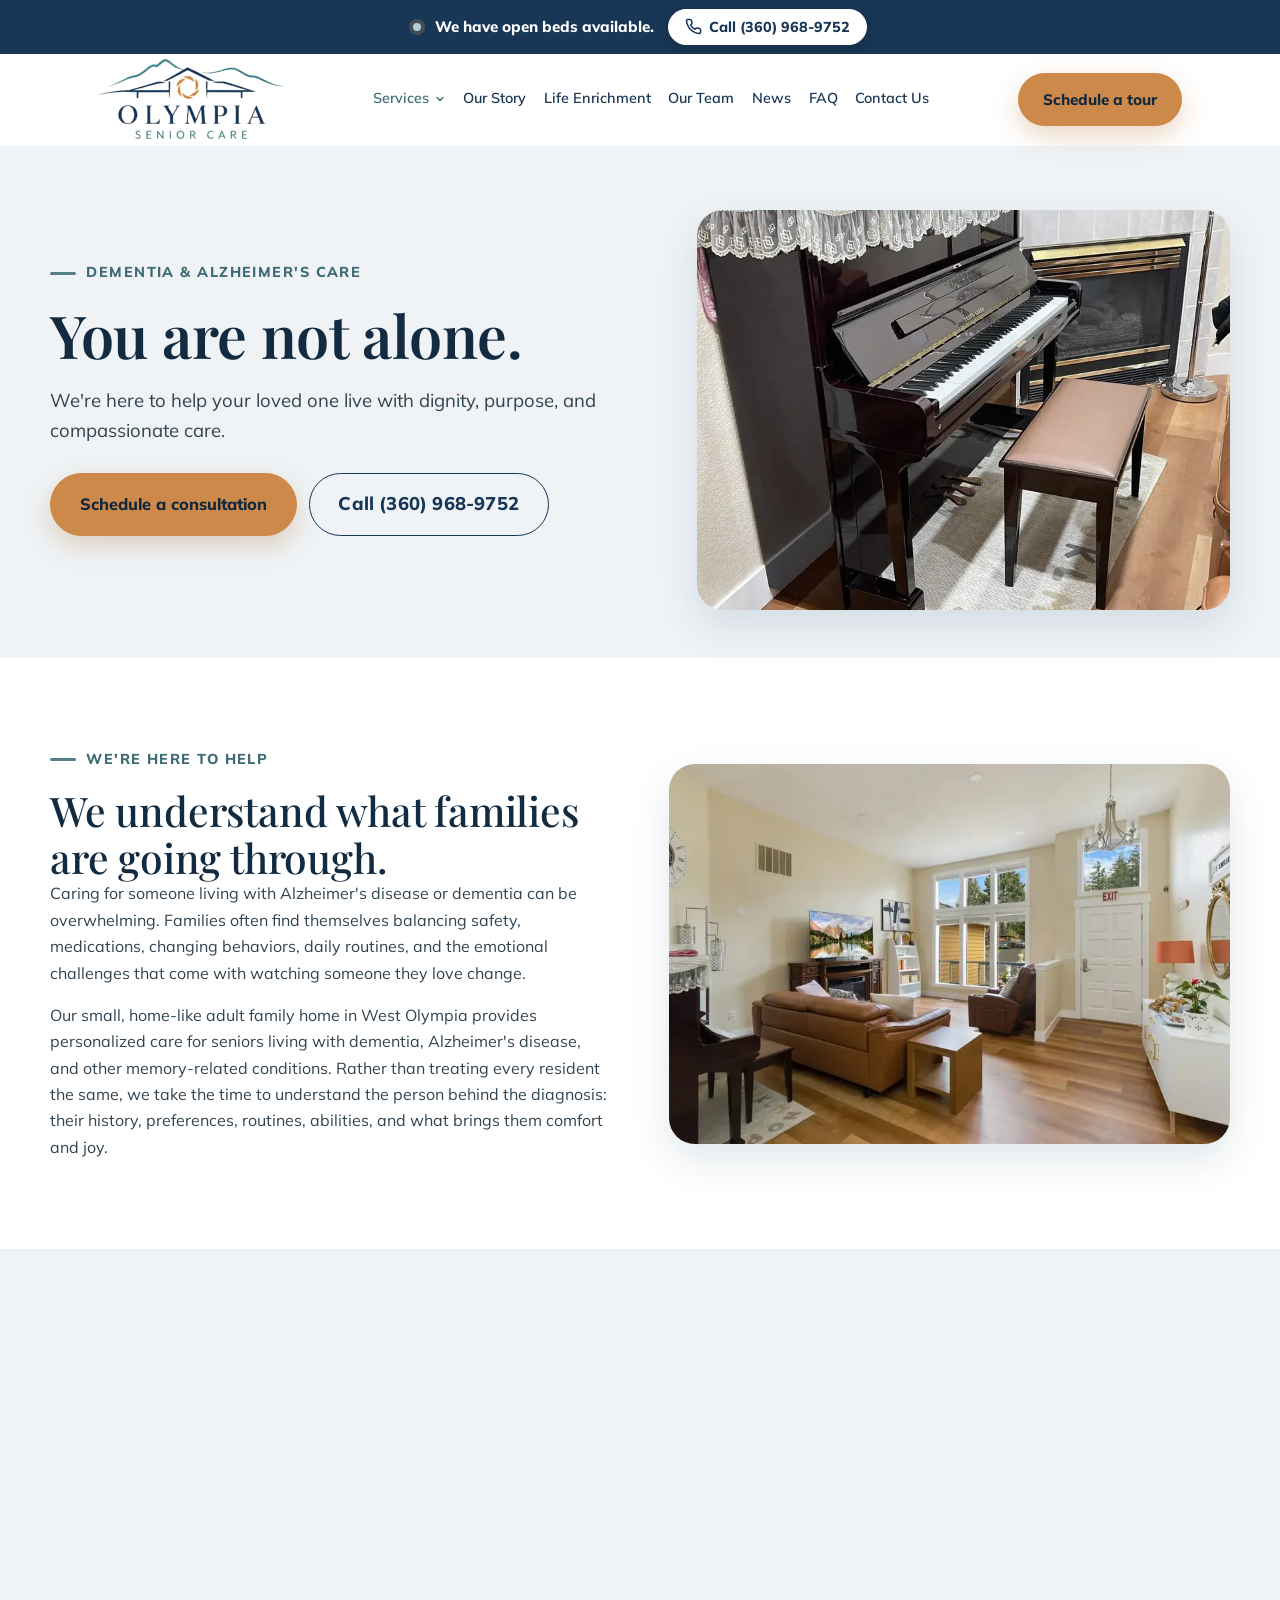
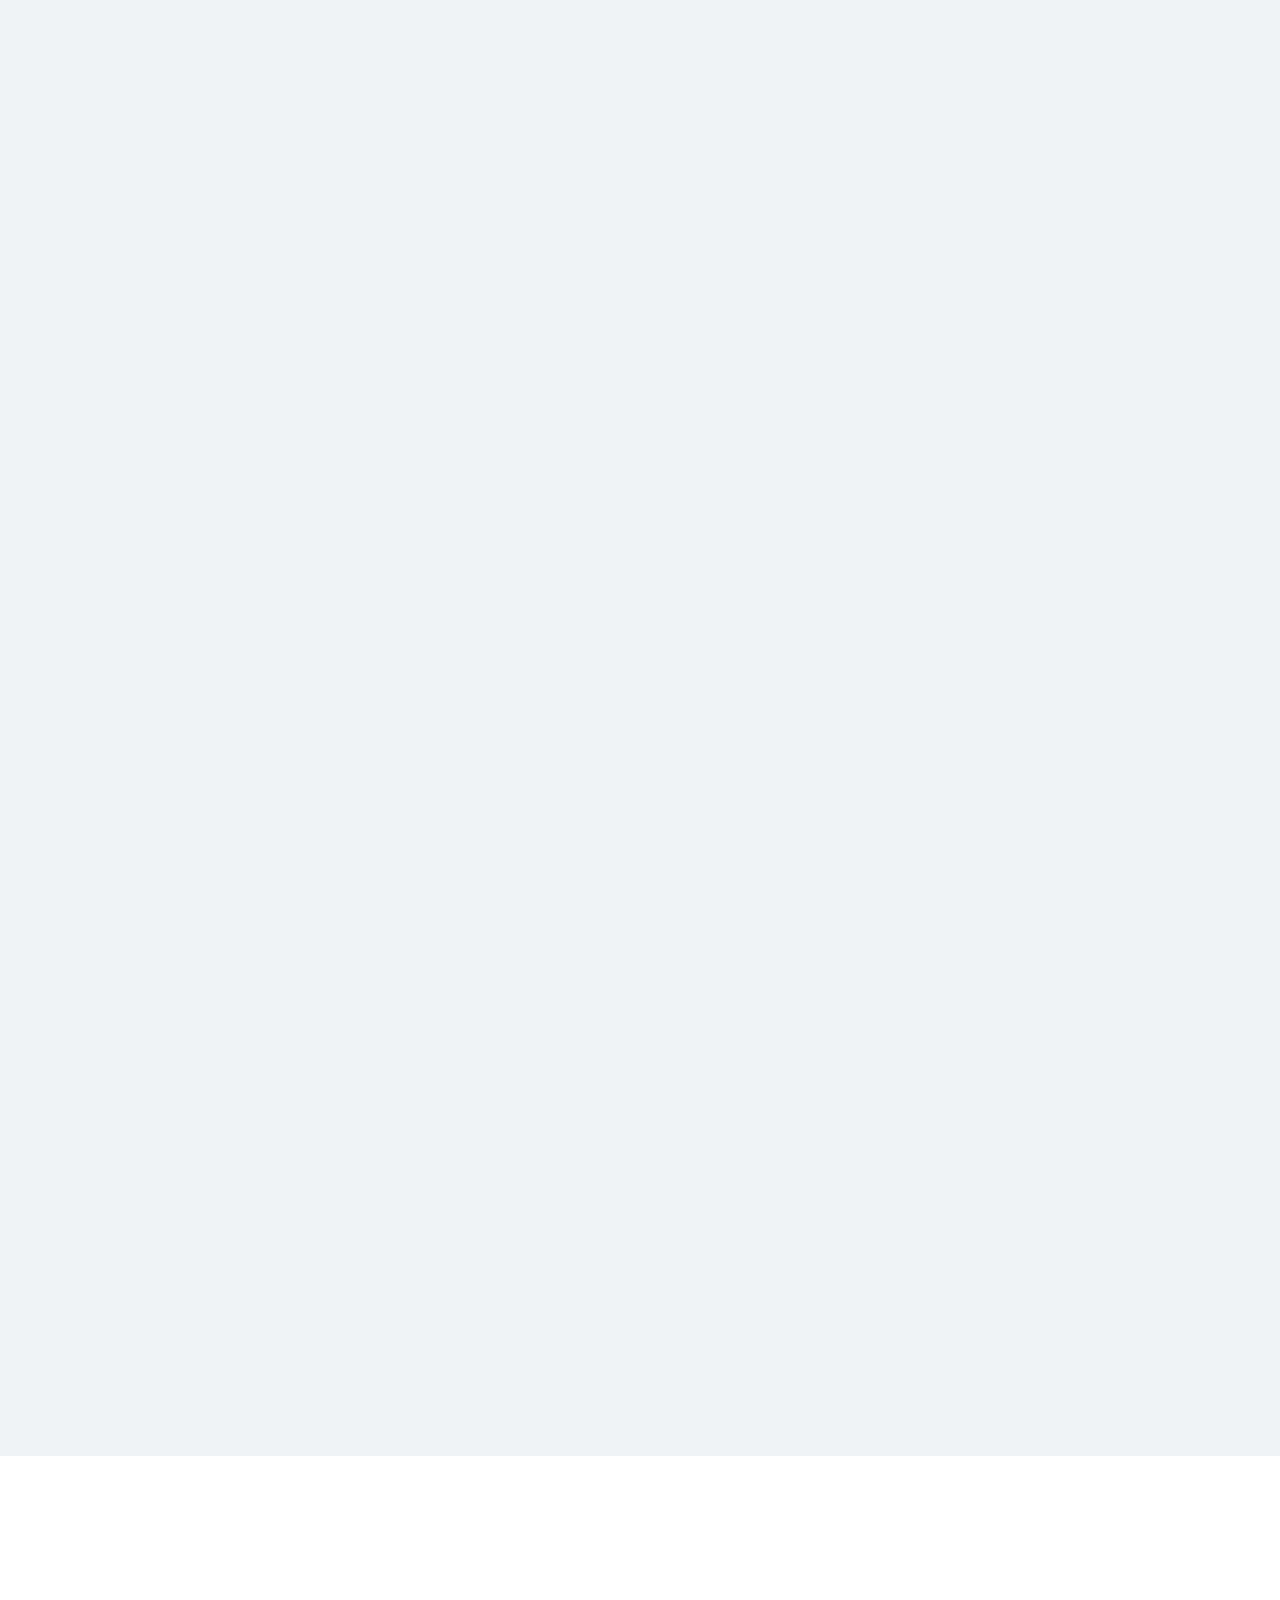
<file: dementia-alzheimers-care.html>
<!DOCTYPE html>
<html lang="en">
<head>
<meta charset="UTF-8">
<meta name="viewport" content="width=device-width, initial-scale=1.0">
<title>Dementia &amp; Alzheimer's Care in Olympia, WA | Olympia Senior Care</title>
<meta name="description" content="Personalized dementia and Alzheimer's care in a small adult family home in West Olympia, WA. Montessori-inspired, 24-hour supervision, managed by a psychiatric nurse practitioner.">
<link rel="canonical" href="https://olympiaseniorcarehome.com/dementia-alzheimers-care.html">
<style>@font-face{font-family:'Mulish';font-style:normal;font-weight:400;font-display:swap;src:url('fonts/Mulish-400.woff2') format('woff2')}@font-face{font-family:'Mulish';font-style:normal;font-weight:600;font-display:swap;src:url('fonts/Mulish-600.woff2') format('woff2')}@font-face{font-family:'Mulish';font-style:normal;font-weight:700;font-display:swap;src:url('fonts/Mulish-700.woff2') format('woff2')}@font-face{font-family:'Mulish';font-style:normal;font-weight:800;font-display:swap;src:url('fonts/Mulish-800.woff2') format('woff2')}@font-face{font-family:'Playfair Display';font-style:normal;font-weight:500;font-display:swap;src:url('fonts/PlayfairDisplay-500.woff2') format('woff2')}@font-face{font-family:'Playfair Display';font-style:normal;font-weight:600;font-display:swap;src:url('fonts/PlayfairDisplay-600.woff2') format('woff2')}@font-face{font-family:'Playfair Display';font-style:normal;font-weight:700;font-display:swap;src:url('fonts/PlayfairDisplay-700.woff2') format('woff2')}:root{--teal:#094A5C;--teal-deep:#063744;--teal-mid:#1C6377;--amber:#D07C1A;--gold:#8A5510;--amber-lt:#E8A857;--cream:#FBF6EE;--sand:#F4EADA;--sand-deep:#EADDC7;--white:#fff;--line:#E4D8C4;--ink:#0B2F3B;--body:#3A4A50;--muted:#5E6D73;--on-teal:#E4EDEF;--f-serif:'Newsreader',Georgia,'Times New Roman',serif;--f-sans:'Mulish',system-ui,-apple-system,'Segoe UI',sans-serif;--max:1180px;--pad:clamp(1.25rem,5vw,3rem);--r-sm:12px;--r-md:18px;--r-lg:26px;--pill:100px;--sh-sm:0 8px 24px rgba(9,74,92,.07);--sh-md:0 16px 40px rgba(9,74,92,.12);--sh-cta:0 10px 26px rgba(9,74,92,.24)}*{margin:0;padding:0;box-sizing:border-box}html{scroll-behavior:smooth}body{font-family:var(--f-sans);color:var(--body);background:var(--cream);line-height:1.65;-webkit-font-smoothing:antialiased}img{max-width:100%;height:auto;display:block}a{color:var(--teal);text-underline-offset:3px}h1,h2,h3,h4{font-family:var(--f-serif);color:var(--ink);font-weight:500;line-height:1.14;letter-spacing:-.01em}h1{font-size:clamp(2.25rem,5vw,3.7rem)}h2{font-size:clamp(1.8rem,3.5vw,2.55rem)}h3{font-size:1.55rem;font-weight:600;color:var(--teal)}h4{font-size:1.2rem;font-weight:600}section{padding:clamp(3.5rem,7vw,6rem) var(--pad)}.inner{max-width:var(--max);margin:0 auto}.narrow{max-width:760px;margin:0 auto}.eyebrow{font-family:var(--f-sans);font-weight:800;font-size:.88rem;letter-spacing:.12em;text-transform:uppercase;color:var(--gold);margin-bottom:1rem;display:flex;align-items:center;gap:.65rem;width:fit-content}.eyebrow::before{content:"";flex:none;width:26px;height:3px;border-radius:2px;background:var(--amber)}.center .eyebrow{margin-left:auto;margin-right:auto}.lede{font-size:clamp(1.03rem,1.5vw,1.16rem);max-width:58ch}.sec-head{max-width:62ch;margin-bottom:clamp(1.8rem,3vw,2.6rem)}.sec-head p{margin-top:.75rem}em.accent{font-style:italic;color:var(--teal-mid)}.sand{background:var(--sand)}p+p{margin-top:1rem}.center{text-align:center}.center .sec-head,.center .lede{margin-left:auto;margin-right:auto}.skip{position:absolute;left:-9999px;top:0;background:var(--teal);color:#fff;padding:.7rem 1.1rem;border-radius:0 0 var(--r-sm) 0;z-index:200;font-weight:700}.skip:focus{left:0}.logo{display:flex;align-items:center;gap:.6rem;text-decoration:none}.logo img{height:46px;width:auto}@media(max-width:560px){.logo img{height:38px}}.nav{position:sticky;top:0;z-index:60;background:rgba(251,246,238,.92);backdrop-filter:blur(10px);border-bottom:1px solid transparent;transition:border-color .2s,box-shadow .2s}.nav.stuck{border-bottom-color:var(--line);box-shadow:var(--sh-sm)}.nav-in{max-width:var(--max);margin:0 auto;padding:.6rem var(--pad);display:flex;align-items:center;justify-content:space-between;gap:1rem}.nav-links{display:flex;gap:1.35rem}.nav-links a{font-weight:600;font-size:.9rem;color:var(--teal);text-decoration:none;padding:.4rem 0}.nav-links a:hover{color:var(--gold)}.nav-cta{display:flex;align-items:center;gap:.8rem}.nav-phone{font-weight:800;color:var(--teal);text-decoration:none;font-size:.95rem;white-space:nowrap}.menu-toggle{display:none;background:none;border:0;color:var(--teal);cursor:pointer;padding:.35rem}.drawer{display:none;border-top:1px solid var(--line);background:var(--cream);padding:.6rem var(--pad) 1.1rem}.drawer.open{display:block}.drawer a{display:block;padding:.7rem 0;font-weight:600;color:var(--teal);text-decoration:none;border-bottom:1px solid var(--line)}.drawer .btn{margin-top:.9rem;width:100%}.btn{display:inline-flex;align-items:center;justify-content:center;gap:.5rem;min-height:44px;padding:.8rem 1.5rem;border-radius:var(--pill);font-family:var(--f-sans);font-weight:700;font-size:.95rem;text-decoration:none;border:1.5px solid transparent;cursor:pointer;transition:transform .15s,background .15s,color .15s}.btn-primary{background:var(--teal);color:#fff;box-shadow:var(--sh-cta)}.btn-primary:hover{background:var(--teal-deep);transform:translateY(-2px)}.btn-secondary{border-color:var(--teal);color:var(--teal);background:transparent}.btn-secondary:hover{background:var(--teal);color:#fff;transform:translateY(-2px)}.btn-ghost{border-color:rgba(228,237,239,.55);color:#fff;background:transparent}.btn-ghost:hover{background:#fff;color:var(--teal)}.btn-lg{font-size:1.02rem;padding:.95rem 1.8rem}a:focus-visible,button:focus-visible,input:focus-visible,textarea:focus-visible,select:focus-visible{outline:3px solid var(--teal);outline-offset:2px}.on-teal a:focus-visible,.on-teal button:focus-visible{outline-color:#fff}.hero{padding-top:clamp(2.2rem,4.5vw,3.4rem)}.hero-grid{display:grid;grid-template-columns:1.02fr .98fr;gap:clamp(2rem,5vw,4rem);align-items:center}.hero-photo{border-radius:var(--r-lg);overflow:hidden;box-shadow:var(--sh-md);aspect-ratio:4/5}.hero-photo img{width:100%;height:100%;object-fit:cover}.hero-actions{display:flex;flex-wrap:wrap;gap:.75rem;margin:1.7rem 0 1.4rem}.trust{display:flex;flex-wrap:wrap;gap:.5rem .9rem;list-style:none;font-size:.88rem;color:var(--muted);font-weight:600}.trust li{display:flex;align-items:center;gap:.4rem}.trust svg{flex:none;color:var(--teal-mid)}.badge{display:inline-flex;align-items:center;gap:.45rem;background:var(--sand-deep);color:var(--gold);font-weight:800;font-size:.76rem;letter-spacing:.06em;text-transform:uppercase;padding:.4rem .85rem;border-radius:var(--pill);margin-bottom:1rem}.badge .dot{width:7px;height:7px;border-radius:50%;background:var(--amber)}.facts{background:var(--teal);padding:clamp(2rem,4vw,2.9rem) var(--pad)}.facts-grid{display:grid;grid-template-columns:repeat(4,1fr);gap:1.5rem;text-align:center}.facts b{display:block;font-family:var(--f-serif);font-size:clamp(1.7rem,3vw,2.3rem);color:#fff;font-weight:500;line-height:1.1}.facts span{display:block;color:var(--on-teal);font-size:.83rem;margin-top:.3rem;letter-spacing:.03em}.grid-3{display:grid;grid-template-columns:repeat(3,1fr);gap:1.4rem}.grid-2{display:grid;grid-template-columns:repeat(2,1fr);gap:1.4rem}.card{background:var(--white);border:1px solid var(--line);border-radius:var(--r-md);padding:1.6rem;box-shadow:var(--sh-sm);transition:transform .18s,box-shadow .18s}.card:hover{transform:translateY(-4px);box-shadow:var(--sh-md)}.card h3{margin-bottom:.55rem}.card .num{font-family:var(--f-serif);font-size:2rem;color:var(--amber);line-height:1;display:block;margin-bottom:.5rem}.icon{width:42px;height:42px;border-radius:12px;background:var(--sand-deep);color:var(--teal);display:grid;place-items:center;margin-bottom:.95rem}.ticks{list-style:none;margin-top:.9rem;display:grid;gap:.55rem}.ticks li{display:flex;gap:.6rem;align-items:flex-start;font-size:.95rem}.ticks svg{flex:none;margin-top:.35rem;color:var(--amber)}.tags{display:flex;flex-wrap:wrap;gap:.55rem;list-style:none;margin-top:1.2rem}.tags li{background:var(--white);border:1px solid var(--line);border-radius:var(--pill);padding:.45rem 1rem;font-size:.92rem;font-weight:600;color:var(--ink)}.sand .tags li{background:var(--cream)}.lead-in{display:block;font-family:var(--f-sans);font-size:.74rem;font-weight:800;letter-spacing:.12em;text-transform:uppercase;color:var(--gold);margin-bottom:.5rem}.more{display:inline-flex;align-items:center;gap:.4rem;font-weight:700;font-size:.94rem;text-decoration:none;margin-top:1.1rem}.more:hover{text-decoration:underline}.compare{display:grid;grid-template-columns:1fr 1fr;gap:1.2rem;margin-top:1.8rem}.compare>div{border-radius:var(--r-md);padding:1.5rem;border:1px solid var(--line)}.compare .them{background:var(--white)}.compare .us{background:var(--teal);border-color:var(--teal)}.compare .us h4,.compare .us p{color:#fff}.compare .us .big{color:var(--amber-lt)}.compare .big{font-family:var(--f-serif);font-size:clamp(2.2rem,5vw,3rem);line-height:1;color:var(--muted);display:block;margin-bottom:.4rem}.compare p{font-size:.93rem;margin-top:.5rem;color:var(--muted)}.compare .us p{color:var(--on-teal)}.quote{background:var(--sand);border-left:4px solid var(--amber);border-radius:0 var(--r-md) var(--r-md) 0;padding:1.6rem 1.8rem;margin:1.6rem 0}.quote p{font-family:var(--f-serif);font-size:clamp(1.15rem,2vw,1.4rem);line-height:1.45;color:var(--ink);font-style:italic}.quote cite{display:block;margin-top:.9rem;font-family:var(--f-sans);font-style:normal;font-size:.83rem;font-weight:800;letter-spacing:.1em;text-transform:uppercase;color:var(--gold)}.split{display:grid;grid-template-columns:1fr 1fr;gap:clamp(2rem,5vw,3.6rem);align-items:center}.split img{border-radius:var(--r-lg);box-shadow:var(--sh-md)}.split img.portrait{max-width:min(470px,100%);margin-inline:auto}.split.flip>*:first-child{order:2}.team-grid{display:grid;grid-template-columns:repeat(3,1fr);gap:1.4rem}.member{background:var(--white);border:1px solid var(--line);border-radius:var(--r-md);overflow:hidden;box-shadow:var(--sh-sm);display:flex;flex-direction:column}.member .por{aspect-ratio:1/1;background:linear-gradient(145deg,var(--sand-deep),var(--sand));display:grid;place-items:center;position:relative;border-bottom:1px solid var(--line)}.member .mono{font-family:var(--f-serif);font-size:3.2rem;color:var(--teal);opacity:.55}.member .por .tag{position:absolute;bottom:.7rem;left:.7rem;background:rgba(255,255,255,.92);color:var(--gold);font-size:.66rem;font-weight:800;letter-spacing:.08em;text-transform:uppercase;padding:.28rem .6rem;border-radius:var(--pill)}.member .body{padding:1.4rem;flex:1;display:flex;flex-direction:column}.member .role{font-size:.87rem;color:var(--muted);margin-top:.15rem}.member .yrs{font-size:.78rem;font-weight:800;letter-spacing:.06em;text-transform:uppercase;color:var(--gold);margin-top:.7rem}.member blockquote{font-family:var(--f-serif);font-style:italic;color:var(--ink);font-size:1rem;line-height:1.5;margin-top:.9rem;padding-top:.9rem;border-top:1px solid var(--line)}.gal{display:grid;grid-template-columns:repeat(4,1fr);gap:1rem}.gal figure{border-radius:var(--r-md);overflow:hidden;position:relative;background:var(--sand);aspect-ratio:4/3}.gal img{width:100%;height:100%;object-fit:cover;transition:transform .4s}.gal figure:hover img{transform:scale(1.04)}.gal figcaption{position:absolute;left:.6rem;bottom:.6rem;background:rgba(255,255,255,.93);color:var(--teal);font-size:.73rem;font-weight:700;padding:.3rem .62rem;border-radius:var(--pill)}.gal .wide{grid-column:span 2;aspect-ratio:8/3}.feats{display:grid;grid-template-columns:repeat(3,1fr);gap:1.4rem}.feat{background:var(--white);border:1px solid var(--line);border-radius:var(--r-md);overflow:hidden;box-shadow:var(--sh-sm);transition:transform .18s,box-shadow .18s}.feat:hover{transform:translateY(-4px);box-shadow:var(--sh-md)}.feat .shot{aspect-ratio:4/3;overflow:hidden}.feat .shot img{width:100%;height:100%;object-fit:cover;transition:transform .4s}.feat:hover .shot img{transform:scale(1.04)}.feat .txt{padding:1.35rem}.feat h3{font-size:1.4rem;margin-bottom:.45rem}.feat p{font-size:.95rem}.faqs{max-width:840px;margin:0 auto;border-top:1px solid var(--line)}.faq{border-bottom:1px solid var(--line)}.faq summary{list-style:none;cursor:pointer;display:block;position:relative;padding:1.35rem 3.2rem 1.35rem 0;font-family:var(--f-serif);font-size:1.38rem;font-weight:500;color:var(--ink);line-height:1.3}.faq summary::-webkit-details-marker{display:none}.faq summary:hover{color:var(--teal-mid)}.faq summary::after{content:"+";position:absolute;right:.4rem;top:50%;transform:translateY(-50%);font-family:var(--f-sans);font-size:1.7rem;font-weight:300;line-height:1;color:var(--amber);transition:transform .2s}.faq[open] summary{color:var(--teal-mid)}.faq[open] summary::after{transform:translateY(-50%) rotate(45deg)}.faq .a{padding:0 3.2rem 1.5rem 0;font-size:1rem;line-height:1.72;color:var(--body)}.loc{display:grid;grid-template-columns:1fr 1.15fr;align-items:stretch;padding:0}.loc-copy{padding:clamp(2.4rem,5vw,3.6rem) var(--pad);display:flex;flex-direction:column;justify-content:center;gap:.5rem}.loc-copy .addr{font-family:var(--f-serif);font-size:1.35rem;color:var(--ink);line-height:1.4}.loc-map{position:relative;min-height:360px;background:var(--sand-deep)}.loc-map iframe{position:absolute;inset:0;width:100%;height:100%;border:0}.member .por img{width:100%;height:100%;object-fit:cover}.tour{max-width:980px;margin:0 auto;border-radius:var(--r-lg);overflow:hidden;box-shadow:var(--sh-md);background:var(--ink)}.tour video{display:block;width:100%;height:auto;aspect-ratio:16/9;background:var(--ink)}.acts{display:flex;flex-wrap:wrap;justify-content:center;gap:1.4rem}.acts .feat{flex:0 1 calc((100% - 2.8rem)/3)}.feat .shot.blank{display:grid;place-items:center;background:linear-gradient(145deg,var(--sand-deep),var(--sand));color:var(--teal)}.feat .shot.blank svg{width:64px;height:64px;opacity:.85}.quote.big p{font-size:clamp(1.35rem,2.6vw,1.85rem)}.cta-band .tagline{font-family:var(--f-serif);font-style:italic;font-size:clamp(1.2rem,2vw,1.45rem);color:var(--amber-lt)}.contact-grid{display:grid;grid-template-columns:1fr 1fr;gap:clamp(2rem,5vw,3.4rem);align-items:start}.panel{background:var(--white);border:1px solid var(--line);border-radius:var(--r-lg);padding:clamp(1.5rem,3vw,2.2rem);box-shadow:var(--sh-md)}.field{margin-bottom:1rem}label{display:block;font-size:.74rem;font-weight:800;letter-spacing:.09em;text-transform:uppercase;color:var(--muted);margin-bottom:.4rem}input,textarea,select{width:100%;background:var(--cream);border:1px solid var(--line);border-radius:var(--r-sm);padding:.8rem 1rem;font-family:var(--f-sans);font-size:1rem;color:var(--body)}input::placeholder,textarea::placeholder{color:var(--muted);opacity:.75}input:focus,textarea:focus,select:focus{border-color:var(--teal-mid);background:#fff;box-shadow:0 0 0 3px rgba(28,99,119,.14);outline:none}.form-note{font-size:.82rem;color:var(--muted);margin-top:.85rem}.contact-list{list-style:none;display:grid;gap:1.1rem;margin-top:1.6rem}.contact-list li{display:flex;gap:.85rem;align-items:flex-start}.contact-list svg{flex:none;margin-top:.25rem;color:var(--teal-mid)}.contact-list b{display:block;color:var(--ink);font-size:.95rem}.contact-list a{font-weight:700;text-decoration:none}.contact-list a:hover{text-decoration:underline}.ok{display:none;background:var(--sand);border:1px solid var(--amber);border-radius:var(--r-md);padding:1.4rem;color:var(--ink)}.ok.show{display:block}.cta-band{background:var(--teal);color:#fff;text-align:center}.cta-band h2,.cta-band p{color:#fff}.cta-band p{max-width:56ch;margin:.9rem auto 0;color:var(--on-teal)}.cta-band .hero-actions{justify-content:center}.page-head{background:var(--sand);padding:clamp(2.6rem,5vw,4rem) var(--pad) clamp(2.2rem,4vw,3rem)}.prose{max-width:68ch}.prose h2{margin:2.4rem 0 .8rem}.prose h3{margin:1.8rem 0 .5rem}.prose ul{margin:1rem 0 1rem 1.1rem;display:grid;gap:.5rem}.prose img{border-radius:var(--r-lg);box-shadow:var(--sh-md);margin:1.8rem 0}.foot{background:var(--teal-deep);color:var(--on-teal);padding:clamp(3rem,5vw,4rem) var(--pad) 1.6rem}.foot-grid{display:grid;grid-template-columns:1.3fr 1fr 1fr 1fr;gap:2.2rem;max-width:var(--max);margin:0 auto}.foot h4{color:#fff;font-family:var(--f-sans);font-size:.76rem;font-weight:800;letter-spacing:.13em;text-transform:uppercase;margin-bottom:1rem}.foot a{color:var(--on-teal);text-decoration:none}.foot a:hover{color:#fff;text-decoration:underline}.foot ul{list-style:none;display:grid;gap:.6rem;font-size:.93rem}.foot .brandline{font-family:var(--f-serif);font-size:1.15rem;color:#fff;margin-bottom:.6rem}.foot .tag{font-size:.93rem;max-width:34ch}.foot-bot{max-width:var(--max);margin:2.4rem auto 0;padding-top:1.3rem;border-top:1px solid rgba(228,237,239,.18);display:flex;flex-wrap:wrap;gap:.6rem 1.4rem;justify-content:space-between;font-size:.8rem;color:rgba(228,237,239,.78)}.foot-logo{height:54px;width:auto;margin-bottom:1rem;filter:brightness(0) invert(1);opacity:.95}@media(max-width:960px){.acts .feat{flex-basis:calc((100% - 1.4rem)/2)}.loc{grid-template-columns:1fr}.loc-map{min-height:300px}.feats{grid-template-columns:repeat(2,1fr)}.hero-grid{grid-template-columns:1fr}.hero-photo{order:-1;aspect-ratio:4/3;max-height:400px}.grid-3,.team-grid{grid-template-columns:repeat(2,1fr)}.split,.contact-grid{grid-template-columns:1fr}.split.flip>*:first-child{order:0}.facts-grid{grid-template-columns:repeat(2,1fr);gap:1.6rem}.foot-grid{grid-template-columns:1fr 1fr}.gal{grid-template-columns:repeat(2,1fr)}.gal .wide{grid-column:span 2;aspect-ratio:2/1}}@media(max-width:720px){.acts .feat{flex-basis:100%}.nav-links,.nav-phone{display:none}.menu-toggle{display:block}.grid-3,.grid-2,.team-grid,.compare,.feats{grid-template-columns:1fr}.foot-grid{grid-template-columns:1fr}}@media(max-width:420px){.facts-grid{grid-template-columns:1fr;gap:1.2rem}.btn{width:100%}.hero-actions{flex-direction:column}}@media(prefers-reduced-motion:reduce){html{scroll-behavior:auto}*{transition:none!important;animation:none!important}.card:hover,.btn:hover{transform:none}.gal figure:hover img{transform:none}}@media print{.nav,.cta-band,.contact{display:none}}@media(max-width:720px){body{font-size:1.125rem}.lede{font-size:1.2rem}h2{font-size:2rem}.eyebrow{font-size:.92rem}.feat p,.card p,.faq .a,.split p,.loc-copy p,.member p{font-size:1.08rem}.tags li{font-size:1rem}.hero-grid>div:not(.hero-photo),.sec-head,.page-head .inner,.split>div,.loc-copy,.contact-grid>div:first-child,.card,.feat .txt,.member .body,.narrow{text-align:center}.eyebrow,.sec-head,.lede{margin-left:auto;margin-right:auto}.trust,.tags,.hero-actions{justify-content:center}.quote{border-left:0;border-top:4px solid var(--amber);border-radius:var(--r-md);text-align:center}.split>div.prose,.prose,.ticks,.faqs,.faq,form,.panel,.contact-list{text-align:left}}section[id]{scroll-margin-top:76px}.carelist{margin-top:clamp(1.6rem,3vw,2.2rem);padding-top:clamp(1.4rem,3vw,1.9rem);border-top:1px solid rgba(228,237,239,.22);text-align:center}.carelist-h{font-weight:800;font-size:.8rem;letter-spacing:.12em;text-transform:uppercase;color:var(--amber-lt);margin:0 auto 1.1rem;max-width:60ch;line-height:1.5}.carelist ul{list-style:none;display:grid;grid-template-columns:repeat(3,auto);justify-content:center;gap:.75rem 2.6rem}.carelist li{display:flex;align-items:center;gap:.55rem;color:#fff;font-size:1.05rem;font-weight:600;text-align:left}.carelist svg{flex:none;color:var(--amber-lt)}@media(max-width:720px){.carelist ul{grid-template-columns:1fr 1fr;justify-content:stretch;gap:.85rem 1.1rem;max-width:420px;margin:0 auto}.carelist li{font-size:1.02rem;align-items:flex-start}.carelist svg{margin-top:.28rem}}@media(max-width:420px){.carelist ul{grid-template-columns:1fr;max-width:260px}}.nav-links{align-items:center}.nav-links a[aria-current="page"],.nav-links .on{color:var(--gold)}.has-sub{position:relative}.nav-links .sub-top{display:inline-flex;align-items:center;gap:.3rem}.chev{flex:none;transition:transform .2s}.has-sub:hover .chev,.has-sub:focus-within .chev,.has-sub.open .chev{transform:rotate(180deg)}.sub{position:absolute;top:calc(100% + .6rem);left:-1rem;min-width:300px;background:var(--white);border:1px solid var(--line);border-radius:var(--r-md);box-shadow:var(--sh-md);padding:.45rem;opacity:0;visibility:hidden;transform:translateY(6px);transition:opacity .15s,transform .15s,visibility .15s;z-index:70}.sub::before{content:"";position:absolute;left:0;right:0;top:-.9rem;height:.9rem}.has-sub:hover .sub,.has-sub:focus-within .sub,.has-sub.open .sub{opacity:1;visibility:visible;transform:none}.nav-links .sub a{display:block;padding:.62rem .85rem;border-radius:10px;font-size:.95rem;white-space:nowrap;color:var(--teal)}.nav-links .sub a:hover,.nav-links .sub a[aria-current="page"]{background:var(--sand);color:var(--teal)}.nav-links .sub .sub-all{margin-top:.3rem;border-top:1px solid var(--line);border-radius:0 0 10px 10px;padding-top:.75rem;color:var(--gold);font-size:.8rem;font-weight:800;letter-spacing:.1em;text-transform:uppercase}@media(max-width:1200px){.nav-phone{display:none}}@media(max-width:1020px){.nav-links{display:none}.menu-toggle{display:block}}.drawer.open{max-height:calc(100vh - 62px);overflow-y:auto}.drawer .drawer-top{border-bottom:0;padding-bottom:.3rem}.drawer-sub{margin:0 0 .5rem .15rem;padding-left:.95rem;border-left:2px solid var(--amber-lt)}.drawer .drawer-sub a{border-bottom:0;padding:.42rem 0;font-size:.97rem;color:var(--body)}.drawer-sub+a{border-top:1px solid var(--line)}.carelist a{color:#fff;text-decoration:underline;text-decoration-color:rgba(255,255,255,.45);text-underline-offset:4px;text-decoration-thickness:1px}.carelist a:hover{text-decoration-color:var(--amber-lt)}.ph-split{display:grid;grid-template-columns:1.05fr .95fr;gap:clamp(2rem,5vw,3.6rem);align-items:center}.ph-split h1{max-width:17ch}.ph-split .lede{margin-top:1rem}.ph-split img{width:100%;aspect-ratio:4/3;object-fit:cover;border-radius:var(--r-lg);box-shadow:var(--sh-md)}.checks{list-style:none;display:grid;grid-template-columns:1fr 1fr;gap:1rem 2.4rem;text-align:left}.checks.one{grid-template-columns:1fr;margin-top:1.2rem}.checks li{display:flex;gap:.7rem;align-items:flex-start;font-size:1.05rem;font-weight:600;color:var(--ink);line-height:1.5}.checks svg{flex:none;margin-top:.25rem;color:var(--amber)}.panel-lite{background:var(--white);border:1px solid var(--line);border-radius:var(--r-lg);padding:clamp(1.4rem,3vw,2.2rem);box-shadow:var(--sh-sm)}.note{margin-top:1.6rem;max-width:70ch}a.feat{display:block;text-decoration:none;color:inherit}a.feat .more{margin-top:.9rem}.feats.two{grid-template-columns:repeat(2,1fr)}.card .lead-in{margin-bottom:.6rem}.faq div.a p+p{margin-top:.8rem}.faq .a ul{margin:.7rem 0 0 1.2rem;display:grid;gap:.3rem}@media(max-width:960px){.ph-split{grid-template-columns:1fr}.ph-split img{max-height:340px}}@media(max-width:720px){.checks{grid-template-columns:1fr;width:fit-content;max-width:100%;margin-inline:auto}.checks li{font-size:1.06rem}.feats.two{grid-template-columns:1fr}.note{text-align:center;margin-inline:auto}}.drawer a.btn-primary{color:#fff;border-bottom:0}.drawer a.btn-primary{display:flex}.acts .card{flex:0 1 calc((100% - 2.8rem)/3)}.day .card .lead-in{margin-bottom:.35rem}@media(max-width:960px){.acts .card{flex-basis:calc((100% - 1.4rem)/2)}}@media(max-width:720px){.acts .card{flex-basis:100%}.card .icon{margin-inline:auto}}:root{--teal:#83152A;--teal-deep:#5E0E1E;--teal-mid:#9E2A3F;--amber:#83152A;--gold:#83152A;--amber-lt:#F2CCD3;--ink:#1F1B1C;--body:#3B3637;--muted:#665D5F;--on-teal:#F7E9EC;--line:#E6DBCB;--f-serif:'Playfair Display',Georgia,'Times New Roman',serif;--f-label:'Oswald','Arial Narrow',system-ui,sans-serif;--sh-sm:0 8px 24px rgba(60,18,26,.07);--sh-md:0 16px 40px rgba(60,18,26,.12);--sh-cta:0 10px 26px rgba(131,21,42,.26)}h1,h2,h3,h4{letter-spacing:-.005em}h1{font-weight:600}input:focus,textarea:focus,select:focus{box-shadow:0 0 0 3px rgba(131,21,42,.14)}.eyebrow,.carelist-h,.badge,.lead-in,.foot h4,.quote cite,.member .yrs,.nav-links .sub .sub-all{font-family:var(--f-label);font-weight:500}.eyebrow{font-size:.98rem;letter-spacing:.1em}.carelist-h{font-size:.92rem;letter-spacing:.1em}.badge{font-size:.82rem;letter-spacing:.08em}.lead-in{font-size:.86rem;letter-spacing:.1em}.foot h4{font-size:.9rem;letter-spacing:.12em}.quote cite{font-size:.9rem;letter-spacing:.1em}.nav-links .sub .sub-all{font-size:.88rem;letter-spacing:.1em}.logo img{height:44px;width:auto}.foot{background:#1F1B1C}.foot-logo{height:72px;width:auto}@media(max-width:560px){.logo img{height:34px}}@media(max-width:720px){.eyebrow{font-size:1rem}}@media(max-width:560px){.nav-cta{gap:.5rem;flex-shrink:0}.nav-cta .btn{white-space:nowrap;padding:.5rem .95rem;font-size:.86rem;min-height:40px;width:auto}.menu-toggle{padding:.25rem}}.logo{min-width:0}.logo img{object-fit:contain;object-position:left center;max-width:100%}:root{--f-label:var(--f-sans)}em.accent{font-style:normal}h3,h4{font-family:var(--f-sans);font-weight:700;letter-spacing:0;line-height:1.3}h3{font-size:1.38rem}.feat h3{font-size:1.3rem}.quote p{font-family:var(--f-sans);font-style:normal;font-weight:600;font-size:clamp(1.12rem,1.8vw,1.28rem);line-height:1.6;color:var(--ink)}.quote.big p{font-size:clamp(1.2rem,2.2vw,1.45rem)}.quote cite{font-family:var(--f-sans);font-weight:700;font-size:.95rem;letter-spacing:.02em;text-transform:none;color:var(--muted)}.member blockquote{font-family:var(--f-sans);font-style:normal;font-weight:600}.cta-band .tagline{font-family:var(--f-sans);font-style:normal;font-weight:700;font-size:1.15rem}.faq summary{font-family:var(--f-sans);font-weight:700;font-size:1.18rem;line-height:1.4}.loc-copy .addr{font-family:var(--f-sans);font-weight:700;font-size:1.2rem}.eyebrow,.carelist-h,.badge,.lead-in,.foot h4,.member .yrs,.nav-links .sub .sub-all{font-family:var(--f-sans);font-weight:800}.eyebrow{font-size:.9rem;letter-spacing:.1em}.carelist-h{font-size:.85rem;letter-spacing:.08em}.badge{font-size:.78rem;letter-spacing:.06em}.lead-in{font-size:.8rem;letter-spacing:.1em}.foot h4{font-size:.8rem;letter-spacing:.12em}.nav-links .sub .sub-all{font-size:.8rem;letter-spacing:.08em}@media(max-width:720px){.eyebrow{font-size:.95rem}.faq summary{font-size:1.12rem}}.team-grid.two{grid-template-columns:repeat(2,1fr);max-width:860px;margin-inline:auto}.member .por .mono{font-family:var(--f-serif)}.member .note-photo{font-size:.8rem;color:var(--muted);margin-top:.6rem}@media(max-width:720px){.team-grid.two{grid-template-columns:1fr}}.team-grid.two .member .por{aspect-ratio:16/9}:root{--teal:#0B3D5C;--teal-deep:#072C43;--teal-mid:#1D5F87;--amber:#2E8B57;--gold:#23704A;--amber-lt:#A7DDBF;--cream:#FFFFFF;--sand:#EEF5F9;--sand-deep:#DCEAF2;--line:#D5E3EC;--ink:#0E2A3B;--body:#33454F;--muted:#56666F;--on-teal:#E6F0F6;--orange:#C25700;--orange-deep:#A04700;--sh-sm:0 8px 24px rgba(11,61,92,.07);--sh-md:0 16px 40px rgba(11,61,92,.12);--sh-cta:0 10px 26px rgba(194,87,0,.28)}input:focus,textarea:focus,select:focus{box-shadow:0 0 0 3px rgba(11,61,92,.16)}.foot{background:#0A2E45}.btn-primary,.on-teal .btn-primary{background:var(--orange);color:#fff;border-color:var(--orange)}.btn-primary:hover,.on-teal .btn-primary:hover{background:var(--orange-deep);border-color:var(--orange-deep);color:#fff}.nav-phone{font-size:1.2rem;font-weight:800;color:var(--teal)}.btn[href^="tel:"]{font-size:1.15rem;font-weight:800;letter-spacing:.01em}.contact-list a[href^="tel:"]{font-size:1.3rem;font-weight:800}.foot a[href^="tel:"]{font-size:1.15rem;font-weight:800}.drawer a[href^="tel:"]{font-size:1.15rem;font-weight:800}.faq-group{margin-top:clamp(2.4rem,5vw,3.4rem)}.faq-group:first-child{margin-top:0}.faq-group>h2{margin-bottom:1.1rem}.faq .a ul{margin:.6rem 0 .8rem 1.2rem}.faq .a li{margin:.2rem 0}.faq .a p+p{margin-top:.7rem}.faq .a .say{border-left:4px solid var(--amber);background:var(--sand);padding:.8rem 1rem;border-radius:0 12px 12px 0;margin:.7rem 0}.faq .a b.short{display:block;color:var(--ink);margin-bottom:.5rem}.faq-cta{display:flex;flex-wrap:wrap;gap:.8rem;margin-top:.9rem}.benchmark{font-size:.95rem;color:var(--muted)}.tagline{font-family:var(--f-serif);font-size:1.3rem;color:var(--teal);margin-top:.6rem}.nav{background:rgba(255,255,255,.95)}.nav-links{gap:1.1rem}.nav-links a,.nav-links .sub-top{white-space:nowrap}@media(max-width:1320px){.nav-phone{display:none}}@media(max-width:1120px){.nav-links{display:none}.menu-toggle{display:block}}.nav-cta .btn{white-space:nowrap}:root{--teal:#0E4A7A;--teal-deep:#0A3559;--teal-mid:#1878C0;--amber:#10B0A8;--gold:#0B7A73;--amber-lt:#7FDCD3;--orange:#F8A038;--orange-deep:#E88C1E;--sand:#EEF6FA;--sand-deep:#DCEDF5;--line:#D3E4EE;--sh-cta:0 10px 26px rgba(232,140,30,.30)}.foot{background:#0A3559}.btn-primary,.on-teal .btn-primary{color:#0E2A3B;font-weight:800}.btn-primary:hover,.on-teal .btn-primary:hover{color:#0E2A3B}.logo img{height:58px}@media(max-width:560px){.logo img{height:44px}}.foot-logo{filter:none;opacity:1;height:84px;background:#fff;padding:10px 14px;border-radius:14px;box-sizing:content-box}:root{--teal:#183655;--teal-deep:#102540;--teal-mid:#2C5E84;--amber:#557F88;--gold:#3F6B74;--amber-lt:#AFD0D6;--orange:#CC8949;--orange-deep:#B5712F;--sand:#EFF3F6;--sand-deep:#DFE8EE;--line:#D6E0E7;--ink:#122B41;--body:#31434F;--muted:#56666F;--sh-cta:0 10px 26px rgba(181,113,47,.28)}.foot{background:#102540}.btn-primary,.on-teal .btn-primary{background:var(--orange);border-color:var(--orange);color:#12283D}.btn-primary:hover,.on-teal .btn-primary:hover{background:var(--orange-deep);border-color:var(--orange-deep);color:#fff}.logo img{height:80px}@media(max-width:900px){.logo img{height:64px}}@media(max-width:560px){.logo img{height:54px}}.nav-in{padding-top:.35rem;padding-bottom:.35rem}.foot-logo{height:92px}.gal figcaption{font-size:1rem;line-height:1.45}.facts span{font-size:.95rem}.badge{font-size:.9rem}.lead-in{font-size:.95rem}.carelist-h{font-size:.95rem}.quote cite{font-size:.95rem}.member .role{font-size:.95rem}.member .yrs{font-size:.95rem}.member .note-photo{font-size:.95rem}.member .por .tag{font-size:.88rem}label{font-size:.95rem}.form-note{font-size:.95rem}.foot h4{font-size:.95rem}.foot-bot{font-size:.9rem;line-height:1.5}.nav-links .sub .sub-all{font-size:.95rem}.nav-cta .btn{font-size:.95rem}.tag,.gal figcaption,.benchmark{letter-spacing:0}.photo-note{margin:0}.photo-note img{border-radius:var(--r-md);box-shadow:var(--sh-sm);width:100%;height:auto}.photo-note figcaption{margin-top:.7rem;font-size:1rem;color:var(--muted)}main>section:not(.hero):not(.facts),.foot{content-visibility:auto;contain-intrinsic-size:auto 600px}.gal figure{content-visibility:auto;contain-intrinsic-size:auto 320px}.callbar{display:none}@media(max-width:860px){.callbar{display:flex;gap:.6rem;position:fixed;left:0;right:0;bottom:0;z-index:70;padding:.6rem .8rem calc(.6rem + env(safe-area-inset-bottom));background:rgba(255,255,255,.96);backdrop-filter:blur(10px);border-top:1px solid var(--line);box-shadow:0 -6px 24px rgba(11,61,92,.10)}.callbar a{flex:1;display:inline-flex;align-items:center;justify-content:center;gap:.45rem;min-height:50px;border-radius:var(--pill);font-weight:800;font-size:1.05rem;text-decoration:none;letter-spacing:.01em}.callbar-call{background:var(--teal);color:#fff}.callbar-tour{background:var(--orange);color:#12283D}body{padding-bottom:78px}}@media(max-width:380px){.callbar a{font-size:.95rem;min-height:46px}}.fit-grid{display:grid;grid-template-columns:1fr 1fr;gap:clamp(1.2rem,3vw,2rem);align-items:start}.fit-col{background:var(--cream);border:1px solid var(--line);border-radius:var(--r-md);padding:clamp(1.2rem,2.5vw,1.8rem)}.fit-col h3{font-size:1.2rem;margin-bottom:.9rem}.fit-col ul{list-style:none;display:grid;gap:.6rem}.fit-col li{position:relative;padding-left:1.7rem;line-height:1.55}.fit-col li::before{position:absolute;left:0;top:.05rem;font-weight:800}.fit-yes{border-left:4px solid var(--amber)}.fit-yes li::before{content:"✓";color:var(--gold)}.fit-no{border-left:4px solid var(--line)}.fit-no li::before{content:"–";color:var(--muted)}.fit-note{margin-top:1rem;padding-top:.9rem;border-top:1px solid var(--line);color:var(--muted)}@media(max-width:820px){.fit-grid{grid-template-columns:1fr}}.announce{background:var(--teal);color:var(--on-teal)}.announce-in{max-width:var(--max);margin-inline:auto;padding:.55rem var(--pad);display:flex;flex-wrap:wrap;align-items:center;justify-content:center;gap:.45rem .9rem;font-size:.95rem;text-align:center;line-height:1.4}.announce b{color:#fff;font-weight:800}.announce .dot{width:8px;height:8px;border-radius:50%;background:var(--amber-lt);box-shadow:0 0 0 4px rgba(232,168,87,.22);flex:none}.announce a{color:#fff;font-weight:800;text-decoration:underline;text-underline-offset:3px;white-space:nowrap}@media(max-width:560px){.announce-in{font-size:.88rem;padding:.5rem 1rem}}.rev-grid{display:grid;grid-template-columns:repeat(auto-fit,minmax(320px,1fr));gap:1.4rem}.rev-grid:has(>:only-child){max-width:760px}.rev{background:var(--white);border:1px solid var(--line);border-radius:var(--r-md);padding:clamp(1.3rem,2.5vw,1.9rem);box-shadow:var(--sh-sm);margin:0;display:flex;flex-direction:column;gap:.9rem}.rev .stars{color:var(--amber);font-size:1.15rem;letter-spacing:.12em;line-height:1}.rev blockquote{font-family:var(--f-serif);font-size:clamp(1.05rem,1.8vw,1.22rem);line-height:1.5;color:var(--ink);margin:0}.rev figcaption{color:var(--muted);font-size:.95rem;font-weight:700;margin-top:auto}.steps{list-style:none;counter-reset:s;margin:0;display:grid;grid-template-columns:repeat(5,1fr);gap:1.2rem}@media(max-width:1040px){.steps{grid-template-columns:repeat(3,1fr)}}@media(max-width:700px){.steps{grid-template-columns:1fr}}.steps li{counter-increment:s;background:var(--cream);border:1px solid var(--line);border-radius:var(--r-md);padding:1.3rem 1.4rem 1.4rem}.steps li::before{content:counter(s);display:flex;align-items:center;justify-content:center;width:34px;height:34px;border-radius:50%;background:var(--teal);color:#fff;font-weight:800;font-size:1rem;margin-bottom:.8rem}.steps li b{display:block;font-size:1.08rem;color:var(--ink);margin-bottom:.35rem}.steps-cta{margin-top:clamp(1.8rem,3vw,2.4rem);text-align:center}.steps-cta h3{font-size:clamp(1.4rem,3vw,1.9rem);margin-bottom:1.1rem}.steps-btns{display:flex;gap:.8rem;flex-wrap:wrap;justify-content:center}.menu-card{margin:clamp(1.8rem,3vw,2.6rem) 0 0;text-align:center}.menu-card a{display:block;border-radius:var(--r-md);overflow:hidden;box-shadow:var(--sh-md);border:1px solid var(--line)}.menu-card img{width:100%}.menu-card figcaption{margin-top:.9rem;color:var(--muted);font-size:.95rem}.faq-call{margin-top:1.1rem;font-weight:700}.faq-call a{font-weight:800;white-space:nowrap}.btn-tel{display:inline-flex;align-items:center;justify-content:center;gap:.45rem;min-height:44px;padding:.62rem 1.25rem;border-radius:var(--pill);background:var(--teal);color:#fff;font-family:var(--f-sans);font-weight:800;font-size:.95rem;line-height:1;text-decoration:none;white-space:nowrap;border:1.5px solid var(--teal);box-shadow:0 6px 18px rgba(24,54,85,.22);transition:transform .15s,background .15s,box-shadow .15s}.btn-tel:hover,.btn-tel:focus-visible{background:#12283D;border-color:#12283D;color:#fff;transform:translateY(-1px)}.btn-tel svg{flex:none}.announce .btn-tel{background:#fff;color:var(--teal);border-color:#fff;box-shadow:0 4px 14px rgba(0,0,0,.18);min-height:36px;padding:.42rem 1rem;font-size:.9rem}.announce .btn-tel:hover,.announce .btn-tel:focus-visible{background:var(--on-teal);color:var(--teal);border-color:var(--on-teal)}.nav-phone.btn-tel{min-height:40px;padding:.5rem 1.05rem;font-size:.9rem;color:#fff}.faq-call{display:flex;flex-wrap:wrap;align-items:center;gap:.75rem;margin-top:1.3rem;font-weight:700}.contact-list .btn-tel{margin-top:.4rem}.drawer .btn-tel{width:100%;margin-top:.7rem;border:1.5px solid var(--teal);color:#fff}@media(max-width:560px){.announce .btn-tel{min-height:34px;padding:.38rem .9rem}}.announce a.btn-tel{text-decoration:none}.drawer a.btn-tel{display:inline-flex;justify-content:center;gap:.45rem;padding:.62rem 1.25rem;border-bottom:0}@media(max-width:1320px){.nav-phone.btn-tel{display:none}}</style>
<link rel="icon" type="image/png" href="images/icon-osc-v3.webp">
<link rel="apple-touch-icon" href="images/apple-touch-icon-osc-v3.webp">
<script type="application/ld+json">
{
  "@context": "https://schema.org",
  "@type": "Service",
  "name": "Dementia and Alzheimer's care",
  "url": "https://olympiaseniorcarehome.com/dementia-alzheimers-care.html",
  "provider": {
    "@type": "ResidentialCare",
    "name": "Olympia Senior Care",
    "url": "https://olympiaseniorcarehome.com/",
    "telephone": "+1-360-968-9752",
  "faxNumber": "+1-360-780-6319",
    "address": {
      "@type": "PostalAddress",
      "streetAddress": "1925 Lenox Ct NW",
      "addressLocality": "Olympia",
      "addressRegion": "WA",
      "postalCode": "98502",
      "addressCountry": "US"
    }
  },
  "areaServed": [
    "Olympia, WA",
    "Lacey, WA",
    "Tumwater, WA",
    "Thurston County, WA"
  ]
}
</script>
</head>
<body>
<a class="skip" href="#main">Skip to content</a>

<div class="announce">
  <div class="announce-in">
    <span class="dot"></span>
    <b>We have open beds available.</b>
    <a class="btn-tel" href="tel:+13609689752" data-track="call" data-loc="announce"><svg width="17" height="17" viewBox="0 0 24 24" fill="none" stroke="currentColor" stroke-width="2.2" stroke-linecap="round" stroke-linejoin="round" aria-hidden="true"><path d="M22 16.9v3a2 2 0 01-2.2 2 19.8 19.8 0 01-8.6-3.1 19.5 19.5 0 01-6-6A19.8 19.8 0 012.1 4.2 2 2 0 014.1 2h3a2 2 0 012 1.7c.1 1 .4 1.9.7 2.8a2 2 0 01-.5 2.1L8.1 9.9a16 16 0 006 6l1.3-1.2a2 2 0 012.1-.5c.9.3 1.8.6 2.8.7a2 2 0 011.7 2z"/></svg>Call (360) 968-9752</a>
  </div>
</div>

<header class="nav" id="nav">
  <div class="nav-in">
    <a class="logo" href="index.html" aria-label="Olympia Senior Care, home"><img src="images/logo-osc-v3.webp" width="372" height="160" alt="Olympia Senior Care"></a>
    <nav class="nav-links" aria-label="Primary">
      <div class="has-sub">
        <a class="sub-top on" href="services.html">Services<svg class="chev" width="12" height="12" viewBox="0 0 24 24" fill="none" stroke="currentColor" stroke-width="2.8" stroke-linecap="round" stroke-linejoin="round" aria-hidden="true"><path d="M6 9l6 6 6-6"/></svg></a>
        <div class="sub">
          <a href="dementia-alzheimers-care.html" aria-current="page">Dementia &amp; Alzheimer's Care</a>
          <a href="personal-care.html">Personal Care &amp; Daily Living</a>
          <a href="recovery-care.html">Recovery Care After Hospitalization</a>
          <a href="end-of-life-care.html">End-of-Life Care</a>
          <a class="sub-all" href="services.html">All services</a>
        </div>
      </div>
      <a href="story.html">Our Story</a>
      <a href="montessori.html">Life Enrichment</a>
      <a href="team.html">Our Team</a>
      <a href="news/">News</a>
      <a href="memory-care-faq.html">FAQ</a>
      <a href="contact.html">Contact Us</a>
    </nav>
    <div class="nav-cta">
      <a class="nav-phone btn-tel" href="tel:+13609689752" data-loc="hero"><svg width="17" height="17" viewBox="0 0 24 24" fill="none" stroke="currentColor" stroke-width="2.2" stroke-linecap="round" stroke-linejoin="round" aria-hidden="true"><path d="M22 16.9v3a2 2 0 01-2.2 2 19.8 19.8 0 01-8.6-3.1 19.5 19.5 0 01-6-6A19.8 19.8 0 012.1 4.2 2 2 0 014.1 2h3a2 2 0 012 1.7c.1 1 .4 1.9.7 2.8a2 2 0 01-.5 2.1L8.1 9.9a16 16 0 006 6l1.3-1.2a2 2 0 012.1-.5c.9.3 1.8.6 2.8.7a2 2 0 011.7 2z"/></svg>(360) 968-9752</a>
      <a class="btn btn-primary" href="contact.html">Schedule a tour</a>
      <button class="menu-toggle" id="menuToggle" aria-label="Open menu" aria-expanded="false" aria-controls="drawer">
        <svg width="26" height="26" viewBox="0 0 24 24" fill="none" stroke="currentColor" stroke-width="2" stroke-linecap="round"><path d="M3 6h18M3 12h18M3 18h18"/></svg>
      </button>
    </div>
  </div>
  <div class="drawer" id="drawer">
    <a class="drawer-top" href="services.html">Services</a>
    <div class="drawer-sub">
      <a href="dementia-alzheimers-care.html">Dementia &amp; Alzheimer's Care</a>
      <a href="personal-care.html">Personal Care &amp; Daily Living</a>
      <a href="recovery-care.html">Recovery Care After Hospitalization</a>
      <a href="end-of-life-care.html">End-of-Life Care</a>
    </div>
    <a href="story.html">Our Story</a>
    <a href="montessori.html">Life Enrichment</a>
    <a href="team.html">Our Team</a>
    <a href="news/">News</a>
    <a href="memory-care-faq.html">FAQ</a>
    <a href="contact.html">Contact Us</a>
    <a class="btn-tel" href="tel:+13609689752" data-loc="hero"><svg width="17" height="17" viewBox="0 0 24 24" fill="none" stroke="currentColor" stroke-width="2.2" stroke-linecap="round" stroke-linejoin="round" aria-hidden="true"><path d="M22 16.9v3a2 2 0 01-2.2 2 19.8 19.8 0 01-8.6-3.1 19.5 19.5 0 01-6-6A19.8 19.8 0 012.1 4.2 2 2 0 014.1 2h3a2 2 0 012 1.7c.1 1 .4 1.9.7 2.8a2 2 0 01-.5 2.1L8.1 9.9a16 16 0 006 6l1.3-1.2a2 2 0 012.1-.5c.9.3 1.8.6 2.8.7a2 2 0 011.7 2z"/></svg>Call (360) 968-9752</a>
    <a class="btn btn-primary" href="contact.html">Schedule a tour</a>
  </div>
</header>

<main id="main">
<!-- Peter's own copy, sent 14 Sep. Em dashes became commas or full stops, 'Olympia Senior Care Services' became 'Olympia Senior Care' to match the rest of the site, and repeated calls to action were folded into the band at the bottom. Otherwise his words. -->

<div class="page-head">
  <div class="inner ph-split">
    <div>
      <p class="eyebrow">Dementia &amp; Alzheimer's care</p>
      <h1>You are not alone.</h1>
      <p class="lede">We're here to help your loved one live with dignity, purpose, and compassionate care.</p>
      <div class="hero-actions">
        <a class="btn btn-primary btn-lg" href="contact.html">Schedule a consultation</a>
        <a class="btn btn-secondary btn-lg" href="tel:+13609689752" data-track="call" data-loc="hero">Call (360) 968-9752</a>
      </div>
    </div>
    <img src="images/piano.webp" width="1100" height="825" fetchpriority="high" alt="The upright piano beside the living room fireplace at Olympia Senior Care."
           srcset="images/piano-480.webp 480w, images/piano-800.webp 800w, images/piano.webp 1100w"
           sizes="(max-width:960px) 92vw, 46vw">
  </div>
</div>

<section>
  <div class="inner split">
    <div>
      <p class="eyebrow">We're here to help</p>
      <h2>We understand what families are going through.</h2>
      <p>Caring for someone living with Alzheimer's disease or dementia can be overwhelming. Families often find themselves balancing safety, medications, changing behaviors, daily routines, and the emotional challenges that come with watching someone they love change.</p>
      <p>Our small, home-like adult family home in West Olympia provides personalized care for seniors living with dementia, Alzheimer's disease, and other memory-related conditions. Rather than treating every resident the same, we take the time to understand the person behind the diagnosis: their history, preferences, routines, abilities, and what brings them comfort and joy.</p>
    </div>
    <img src="images/living-room.webp" width="1200" height="811" loading="lazy" alt="The bright living room with a leather sofa, a recliner and tall windows onto the front garden."
           srcset="images/living-room-480.webp 480w, images/living-room-800.webp 800w, images/living-room.webp 1200w"
           sizes="(max-width:960px) 92vw, 46vw">
  </div>
</section>

<section class="sand">
  <div class="inner split flip">
    <img src="images/deck.webp" width="1100" height="734" loading="lazy" alt="The covered deck with cedar raised garden beds, where residents plant and water."
           srcset="images/deck-480.webp 480w, images/deck-800.webp 800w, images/deck.webp 1100w"
           sizes="(max-width:960px) 92vw, 46vw">
    <div>
      <p class="eyebrow">Our approach</p>
      <h2>Care that sees the person, not just the diagnosis.</h2>
      <p>Dementia affects each person differently. As the condition progresses, familiar routines and activities may become challenging, while behaviors and needs can change over time. Our approach focuses on maintaining familiarity, independence, dignity, and meaningful engagement for as long as safely possible.</p>
      <p>We use our Montessori-inspired approach to dementia care, connecting meaningful activities with everyday life. Residents are encouraged to take part in simple, purposeful activities based on their abilities and interests, from gardening and preparing meals to folding laundry, listening to familiar music, looking through family photographs, or enjoying time outdoors.</p>
      <blockquote class="quote"><p>These everyday moments can provide a sense of purpose, belonging, and accomplishment.</p></blockquote>
      <p><a class="more" href="montessori.html">How Montessori care works here <svg width="15" height="15" viewBox="0 0 24 24" fill="none" stroke="currentColor" stroke-width="2.4" stroke-linecap="round" stroke-linejoin="round" aria-hidden="true"><path d="M5 12h13M13 6l6 6-6 6"/></svg></a></p>
    </div>
  </div>
</section>

<section>
  <div class="inner">
    <div class="sec-head">
      <p class="eyebrow">How we can help</p>
      <h2>Our care team provides personalized support with:</h2>
    </div>
    <div class="panel-lite">
      <ul class="checks">
        <li><svg width="16" height="16" viewBox="0 0 24 24" fill="none" stroke="currentColor" stroke-width="3" stroke-linecap="round" stroke-linejoin="round" aria-hidden="true"><path d="M4 12l5 5L20 6"/></svg><span>Dementia and Alzheimer's care</span></li>
        <li><svg width="16" height="16" viewBox="0 0 24 24" fill="none" stroke="currentColor" stroke-width="3" stroke-linecap="round" stroke-linejoin="round" aria-hidden="true"><path d="M4 12l5 5L20 6"/></svg><span>24-hour supervision and safety</span></li>
        <li><svg width="16" height="16" viewBox="0 0 24 24" fill="none" stroke="currentColor" stroke-width="3" stroke-linecap="round" stroke-linejoin="round" aria-hidden="true"><path d="M4 12l5 5L20 6"/></svg><span>Medication management</span></li>
        <li><svg width="16" height="16" viewBox="0 0 24 24" fill="none" stroke="currentColor" stroke-width="3" stroke-linecap="round" stroke-linejoin="round" aria-hidden="true"><path d="M4 12l5 5L20 6"/></svg><span>Assistance with activities of daily living</span></li>
        <li><svg width="16" height="16" viewBox="0 0 24 24" fill="none" stroke="currentColor" stroke-width="3" stroke-linecap="round" stroke-linejoin="round" aria-hidden="true"><path d="M4 12l5 5L20 6"/></svg><span>Personalized routines and meaningful activities</span></li>
        <li><svg width="16" height="16" viewBox="0 0 24 24" fill="none" stroke="currentColor" stroke-width="3" stroke-linecap="round" stroke-linejoin="round" aria-hidden="true"><path d="M4 12l5 5L20 6"/></svg><span>Behavioral and emotional support</span></li>
        <li><svg width="16" height="16" viewBox="0 0 24 24" fill="none" stroke="currentColor" stroke-width="3" stroke-linecap="round" stroke-linejoin="round" aria-hidden="true"><path d="M4 12l5 5L20 6"/></svg><span>Nutritious, home-cooked meals</span></li>
        <li><svg width="16" height="16" viewBox="0 0 24 24" fill="none" stroke="currentColor" stroke-width="3" stroke-linecap="round" stroke-linejoin="round" aria-hidden="true"><path d="M4 12l5 5L20 6"/></svg><span>Mobility and transfer assistance</span></li>
        <li><svg width="16" height="16" viewBox="0 0 24 24" fill="none" stroke="currentColor" stroke-width="3" stroke-linecap="round" stroke-linejoin="round" aria-hidden="true"><path d="M4 12l5 5L20 6"/></svg><span>Family communication and care updates</span></li>
      </ul>
    </div>
    <p class="note">Our home is managed by a psychiatric nurse practitioner with extensive experience in senior healthcare, bringing a thoughtful, whole-person perspective to the care we provide. <a href="team.html">Meet Peter</a>.</p>
  </div>
</section>

<section class="sand">
  <div class="inner split">
    <div>
      <p class="eyebrow">Known by name</p>
      <h2>A home where your loved one is known.</h2>
      <p>We believe exceptional dementia care is about more than keeping someone safe.</p>
      <p>It is about knowing their name, remembering what makes them smile, respecting who they are, and helping them continue to experience meaningful moments each day.</p>
      <blockquote class="quote big"><p>Your loved one is not just a resident. They are part of our home.</p></blockquote>
    </div>
    <img class="portrait" src="images/shadowbox-f.webp" width="1000" height="1187" loading="lazy" alt="Inside one resident's shadow box: photographs pinned to burlap, with a card that reads Adventure Awaits."
           srcset="images/shadowbox-f-480.webp 480w, images/shadowbox-f-800.webp 800w, images/shadowbox-f.webp 1000w"
           sizes="(max-width:960px) 92vw, 46vw">
  </div>
</section>

<section>
  <div class="inner">
    <div class="sec-head center">
      <p class="eyebrow">More ways we care</p>
      <h2>Our other services.</h2>
    </div>
    <div class="feats">
      <a class="feat" href="personal-care.html">
        <div class="shot"><img src="images/bathroom.webp" width="1200" height="900" loading="lazy" alt=""
           srcset="images/bathroom-480.webp 480w, images/bathroom-800.webp 800w, images/bathroom.webp 1200w"
           sizes="(max-width:960px) 92vw, 46vw"></div>
        <div class="txt"><h3>Personal care &amp; daily living</h3><p>Respectful help with bathing, dressing, medications, meals and mobility, from a team that is here 24/7.</p><span class="more">Learn more <svg width="15" height="15" viewBox="0 0 24 24" fill="none" stroke="currentColor" stroke-width="2.4" stroke-linecap="round" stroke-linejoin="round" aria-hidden="true"><path d="M5 12h13M13 6l6 6-6 6"/></svg></span></div>
      </a>
      <a class="feat" href="recovery-care.html">
        <div class="shot"><img src="images/living-room.webp" width="1200" height="811" loading="lazy" alt=""
           srcset="images/living-room-480.webp 480w, images/living-room-800.webp 800w, images/living-room.webp 1200w"
           sizes="(max-width:960px) 92vw, 46vw"></div>
        <div class="txt"><h3>Recovery care after hospitalization</h3><p>A safer, more comfortable road to recovery after a hospital or rehabilitation stay.</p><span class="more">Learn more <svg width="15" height="15" viewBox="0 0 24 24" fill="none" stroke="currentColor" stroke-width="2.4" stroke-linecap="round" stroke-linejoin="round" aria-hidden="true"><path d="M5 12h13M13 6l6 6-6 6"/></svg></span></div>
      </a>
      <a class="feat" href="end-of-life-care.html">
        <div class="shot"><img src="images/fireside.webp" width="1200" height="675" loading="lazy" alt=""
           srcset="images/fireside-480.webp 480w, images/fireside-800.webp 800w, images/fireside.webp 1200w"
           sizes="(max-width:960px) 92vw, 46vw"></div>
        <div class="txt"><h3>End-of-life care</h3><p>Comfort, dignity and compassionate support, working alongside your loved one's hospice team.</p><span class="more">Learn more <svg width="15" height="15" viewBox="0 0 24 24" fill="none" stroke="currentColor" stroke-width="2.4" stroke-linecap="round" stroke-linejoin="round" aria-hidden="true"><path d="M5 12h13M13 6l6 6-6 6"/></svg></span></div>
      </a>
    </div>
  </div>
</section>

<section class="cta-band on-teal">
  <div class="inner">
    <h2>When dementia changes the journey, you don't have to walk it alone.</h2>
    <p>Compassionate dementia and Alzheimer's care in Olympia, Washington.</p>
    <p class="tagline">Where your loved one is known, valued, and cared for.</p>
    <div class="hero-actions">
      <a class="btn btn-ghost btn-lg" href="tel:+13609689752" data-track="call" data-loc="cta-band">Call (360) 968-9752</a>
      <a class="btn btn-primary btn-lg" href="contact.html">Schedule a tour</a>
    </div>
  </div>
</section>

</main>

<footer class="foot">
  <div class="foot-grid">
    <div>
      <img class="foot-logo" src="images/logo-osc-v3-full.webp" width="575" height="247" alt="" aria-hidden="true">
      <p class="tag">A licensed six-bed adult family home in West Olympia for people living with dementia.</p>
      <p class="tag">Private pay and long-term care insurance.</p>
    </div>
    <div>
      <h4>Services</h4>
      <ul>
        <li><a href="dementia-alzheimers-care.html">Dementia &amp; Alzheimer's care</a></li>
        <li><a href="personal-care.html">Personal care &amp; daily living</a></li>
        <li><a href="recovery-care.html">Recovery after a hospital stay</a></li>
        <li><a href="end-of-life-care.html">End-of-life &amp; hospice support</a></li>
        <li>Psychiatric oversight &amp; medication management</li>
        <li>Respite &amp; short stays</li>
      </ul>
    </div>
    <div>
      <h4>Explore</h4>
      <ul>
        <li><a href="services.html">Services</a></li>
        <li><a href="story.html">Our Story</a></li>
        <li><a href="montessori.html">Life Enrichment</a></li>
        <li><a href="team.html">Our Team</a></li>
        <li><a href="news/">News &amp; Resources</a></li>
        <li><a href="memory-care-faq.html">Memory care FAQ</a></li>
        <li><a href="contact.html">Contact Us</a></li>
      </ul>
    </div>
    <div>
      <h4>Contact</h4>
      <ul>
        <li><a href="tel:+13609689752" data-track="call" data-loc="hero">(360) 968-9752</a></li>
        <li>Fax (360) 780-6319</li>
        <li><a href="mailto:hello@olympiaseniorcarehome.com">hello@olympiaseniorcarehome.com</a></li>
        <li>1925 Lenox Ct NW<br>Olympia, WA 98502</li>
        <li><a href="contact.html">Schedule a tour</a></li>
      </ul>
    </div>
  </div>
  <div class="foot-bot">
    <span>&copy; <span id="yr">2026</span> Belmont Village Adult Family Home LLC, doing business as Olympia Senior Care. DSHS license #759298.</span>
    <span>Licensed by the Washington State Department of Social and Health Services.</span>
  </div>
</footer>


<!-- Mobile call bar, 30 Sep. On a phone every tap-to-call link sat below the
     fold (the first one was 858px down), so a family in a hurry had to scroll
     to find the number. Hidden on desktop, where tel: links do nothing anyway. -->
<div class="callbar" aria-label="Quick contact">
  <a class="callbar-call" href="tel:+13609689752" data-track="call" data-loc="mobilebar">
    <svg width="19" height="19" viewBox="0 0 24 24" fill="none" stroke="currentColor" stroke-width="2.2" stroke-linecap="round" stroke-linejoin="round" aria-hidden="true"><path d="M22 16.9v3a2 2 0 01-2.2 2 19.8 19.8 0 01-8.6-3.1 19.5 19.5 0 01-6-6A19.8 19.8 0 012.1 4.2 2 2 0 014.1 2h3a2 2 0 012 1.7c.1 1 .3 1.9.6 2.8a2 2 0 01-.5 2.1L8.1 9.9a16 16 0 006 6l1.3-1.1a2 2 0 012.1-.5c.9.3 1.8.5 2.8.6a2 2 0 011.7 2z"/></svg>
    Call (360) 968-9752
  </a>
  <a class="callbar-tour" href="contact.html">Request a tour</a>
</div>

<script src="js/site.v8.js"></script>
</body>
</html>
</file>
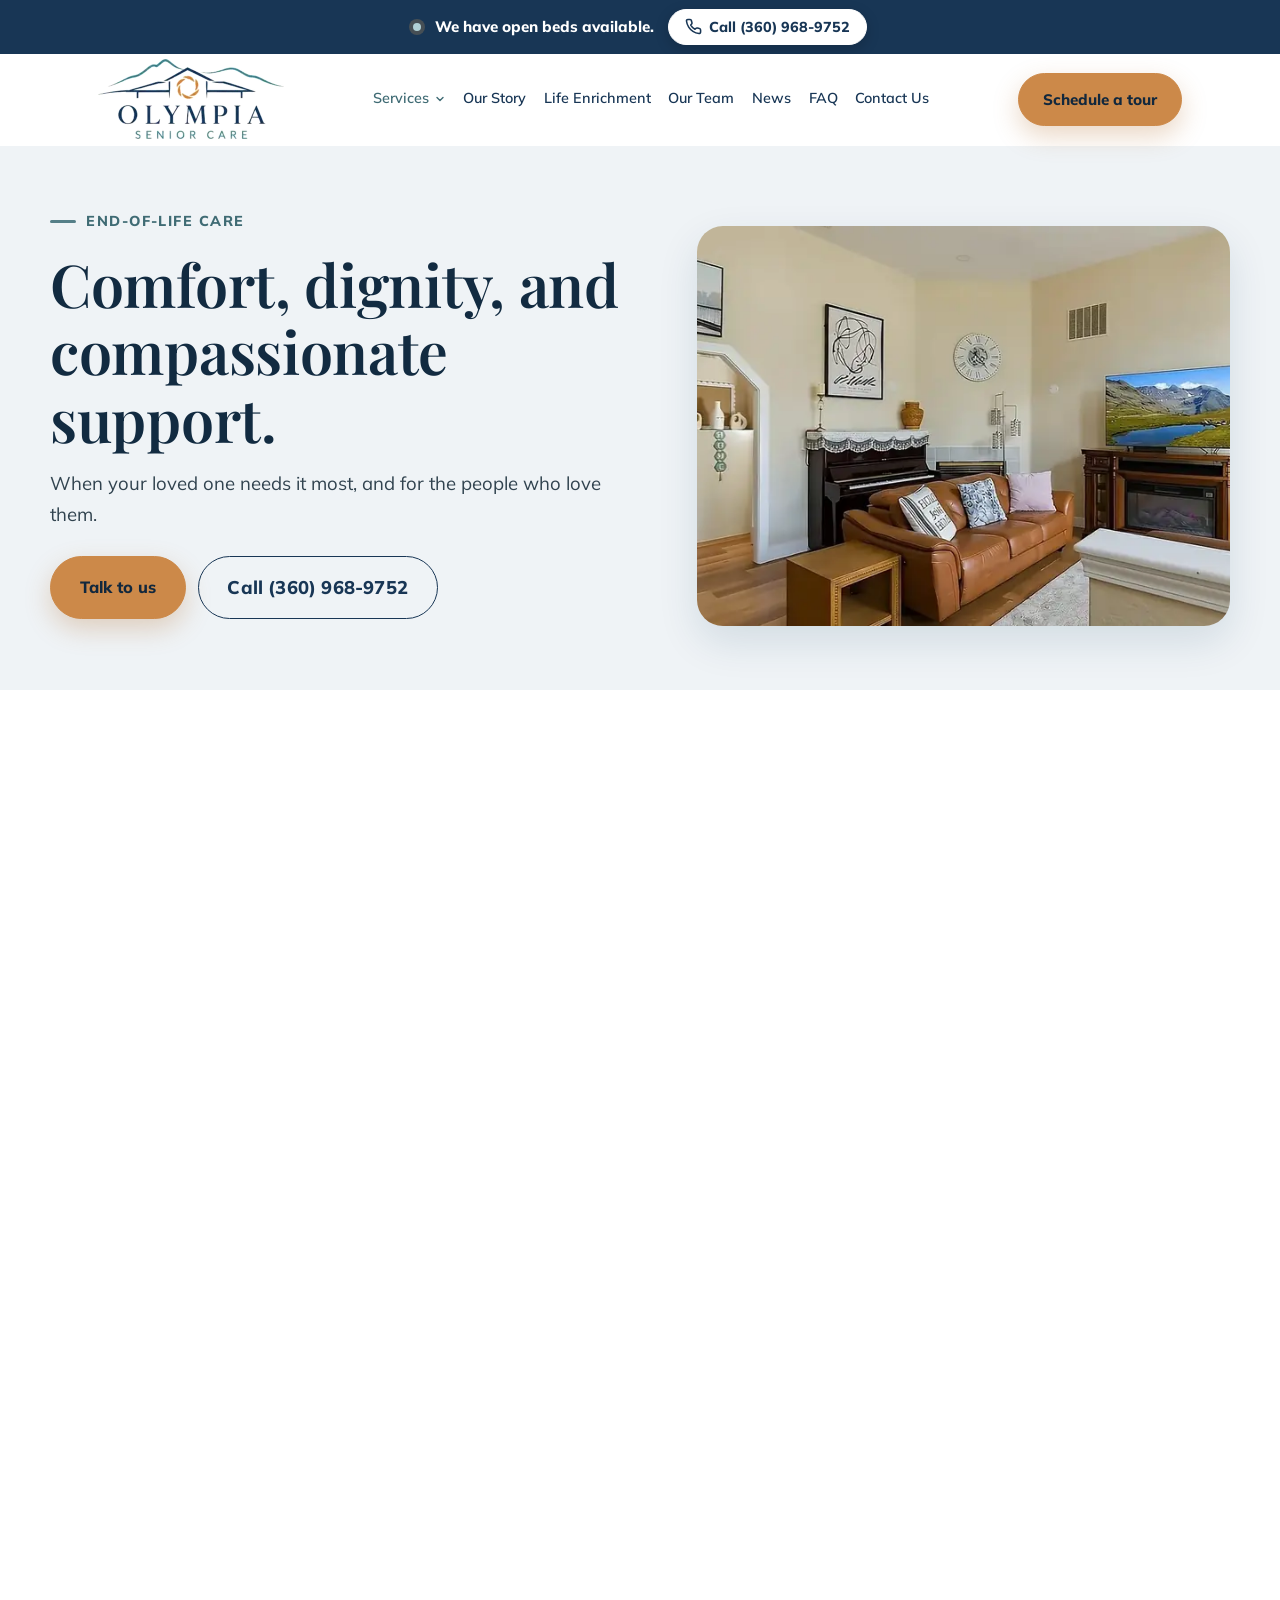
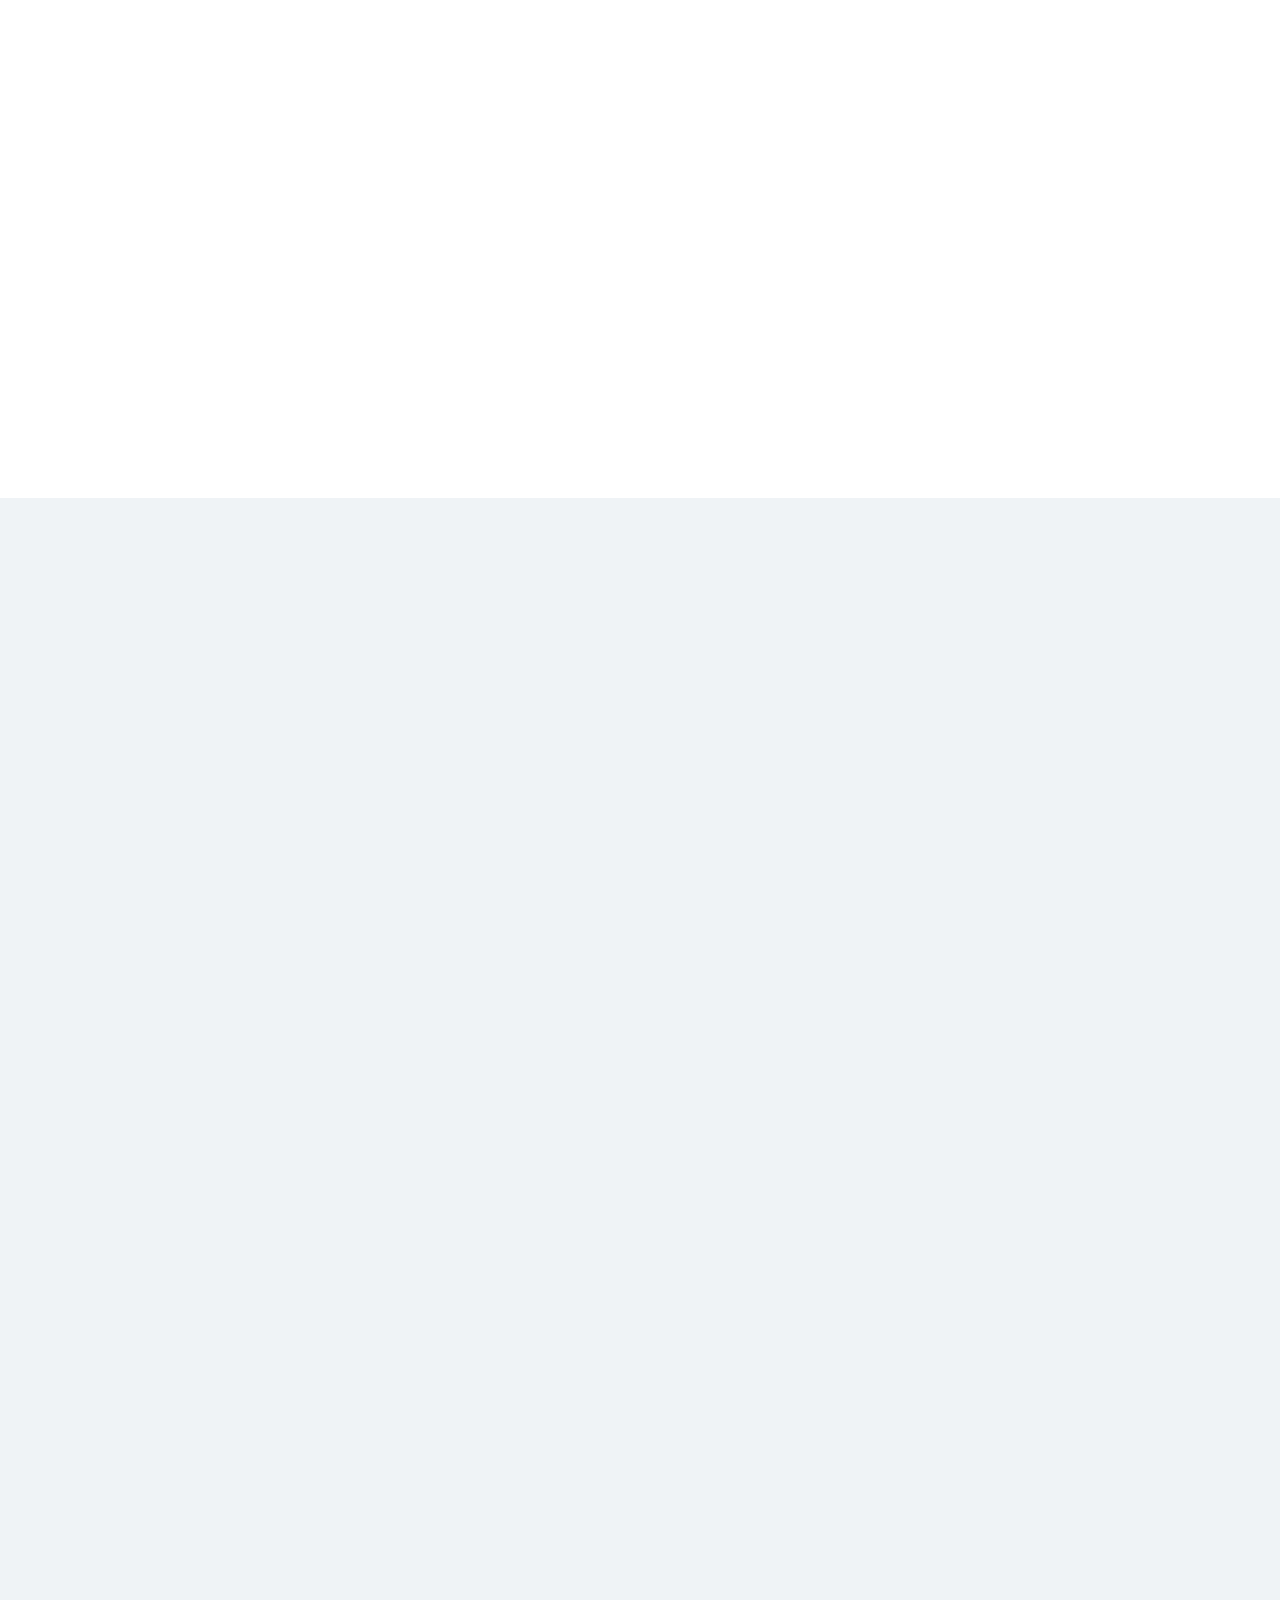
<file: end-of-life-care.html>
<!DOCTYPE html>
<html lang="en">
<head>
<meta charset="UTF-8">
<meta name="viewport" content="width=device-width, initial-scale=1.0">
<title>End-of-Life Care &amp; Hospice Support in Olympia, WA | Olympia Senior Care</title>
<meta name="description" content="Compassionate end-of-life care in a calm, home-like adult family home in West Olympia, WA, working closely with your loved one's hospice agency and care team.">
<link rel="canonical" href="https://olympiaseniorcarehome.com/end-of-life-care.html">
<style>@font-face{font-family:'Mulish';font-style:normal;font-weight:400;font-display:swap;src:url('fonts/Mulish-400.woff2') format('woff2')}@font-face{font-family:'Mulish';font-style:normal;font-weight:600;font-display:swap;src:url('fonts/Mulish-600.woff2') format('woff2')}@font-face{font-family:'Mulish';font-style:normal;font-weight:700;font-display:swap;src:url('fonts/Mulish-700.woff2') format('woff2')}@font-face{font-family:'Mulish';font-style:normal;font-weight:800;font-display:swap;src:url('fonts/Mulish-800.woff2') format('woff2')}@font-face{font-family:'Playfair Display';font-style:normal;font-weight:500;font-display:swap;src:url('fonts/PlayfairDisplay-500.woff2') format('woff2')}@font-face{font-family:'Playfair Display';font-style:normal;font-weight:600;font-display:swap;src:url('fonts/PlayfairDisplay-600.woff2') format('woff2')}@font-face{font-family:'Playfair Display';font-style:normal;font-weight:700;font-display:swap;src:url('fonts/PlayfairDisplay-700.woff2') format('woff2')}:root{--teal:#094A5C;--teal-deep:#063744;--teal-mid:#1C6377;--amber:#D07C1A;--gold:#8A5510;--amber-lt:#E8A857;--cream:#FBF6EE;--sand:#F4EADA;--sand-deep:#EADDC7;--white:#fff;--line:#E4D8C4;--ink:#0B2F3B;--body:#3A4A50;--muted:#5E6D73;--on-teal:#E4EDEF;--f-serif:'Newsreader',Georgia,'Times New Roman',serif;--f-sans:'Mulish',system-ui,-apple-system,'Segoe UI',sans-serif;--max:1180px;--pad:clamp(1.25rem,5vw,3rem);--r-sm:12px;--r-md:18px;--r-lg:26px;--pill:100px;--sh-sm:0 8px 24px rgba(9,74,92,.07);--sh-md:0 16px 40px rgba(9,74,92,.12);--sh-cta:0 10px 26px rgba(9,74,92,.24)}*{margin:0;padding:0;box-sizing:border-box}html{scroll-behavior:smooth}body{font-family:var(--f-sans);color:var(--body);background:var(--cream);line-height:1.65;-webkit-font-smoothing:antialiased}img{max-width:100%;height:auto;display:block}a{color:var(--teal);text-underline-offset:3px}h1,h2,h3,h4{font-family:var(--f-serif);color:var(--ink);font-weight:500;line-height:1.14;letter-spacing:-.01em}h1{font-size:clamp(2.25rem,5vw,3.7rem)}h2{font-size:clamp(1.8rem,3.5vw,2.55rem)}h3{font-size:1.55rem;font-weight:600;color:var(--teal)}h4{font-size:1.2rem;font-weight:600}section{padding:clamp(3.5rem,7vw,6rem) var(--pad)}.inner{max-width:var(--max);margin:0 auto}.narrow{max-width:760px;margin:0 auto}.eyebrow{font-family:var(--f-sans);font-weight:800;font-size:.88rem;letter-spacing:.12em;text-transform:uppercase;color:var(--gold);margin-bottom:1rem;display:flex;align-items:center;gap:.65rem;width:fit-content}.eyebrow::before{content:"";flex:none;width:26px;height:3px;border-radius:2px;background:var(--amber)}.center .eyebrow{margin-left:auto;margin-right:auto}.lede{font-size:clamp(1.03rem,1.5vw,1.16rem);max-width:58ch}.sec-head{max-width:62ch;margin-bottom:clamp(1.8rem,3vw,2.6rem)}.sec-head p{margin-top:.75rem}em.accent{font-style:italic;color:var(--teal-mid)}.sand{background:var(--sand)}p+p{margin-top:1rem}.center{text-align:center}.center .sec-head,.center .lede{margin-left:auto;margin-right:auto}.skip{position:absolute;left:-9999px;top:0;background:var(--teal);color:#fff;padding:.7rem 1.1rem;border-radius:0 0 var(--r-sm) 0;z-index:200;font-weight:700}.skip:focus{left:0}.logo{display:flex;align-items:center;gap:.6rem;text-decoration:none}.logo img{height:46px;width:auto}@media(max-width:560px){.logo img{height:38px}}.nav{position:sticky;top:0;z-index:60;background:rgba(251,246,238,.92);backdrop-filter:blur(10px);border-bottom:1px solid transparent;transition:border-color .2s,box-shadow .2s}.nav.stuck{border-bottom-color:var(--line);box-shadow:var(--sh-sm)}.nav-in{max-width:var(--max);margin:0 auto;padding:.6rem var(--pad);display:flex;align-items:center;justify-content:space-between;gap:1rem}.nav-links{display:flex;gap:1.35rem}.nav-links a{font-weight:600;font-size:.9rem;color:var(--teal);text-decoration:none;padding:.4rem 0}.nav-links a:hover{color:var(--gold)}.nav-cta{display:flex;align-items:center;gap:.8rem}.nav-phone{font-weight:800;color:var(--teal);text-decoration:none;font-size:.95rem;white-space:nowrap}.menu-toggle{display:none;background:none;border:0;color:var(--teal);cursor:pointer;padding:.35rem}.drawer{display:none;border-top:1px solid var(--line);background:var(--cream);padding:.6rem var(--pad) 1.1rem}.drawer.open{display:block}.drawer a{display:block;padding:.7rem 0;font-weight:600;color:var(--teal);text-decoration:none;border-bottom:1px solid var(--line)}.drawer .btn{margin-top:.9rem;width:100%}.btn{display:inline-flex;align-items:center;justify-content:center;gap:.5rem;min-height:44px;padding:.8rem 1.5rem;border-radius:var(--pill);font-family:var(--f-sans);font-weight:700;font-size:.95rem;text-decoration:none;border:1.5px solid transparent;cursor:pointer;transition:transform .15s,background .15s,color .15s}.btn-primary{background:var(--teal);color:#fff;box-shadow:var(--sh-cta)}.btn-primary:hover{background:var(--teal-deep);transform:translateY(-2px)}.btn-secondary{border-color:var(--teal);color:var(--teal);background:transparent}.btn-secondary:hover{background:var(--teal);color:#fff;transform:translateY(-2px)}.btn-ghost{border-color:rgba(228,237,239,.55);color:#fff;background:transparent}.btn-ghost:hover{background:#fff;color:var(--teal)}.btn-lg{font-size:1.02rem;padding:.95rem 1.8rem}a:focus-visible,button:focus-visible,input:focus-visible,textarea:focus-visible,select:focus-visible{outline:3px solid var(--teal);outline-offset:2px}.on-teal a:focus-visible,.on-teal button:focus-visible{outline-color:#fff}.hero{padding-top:clamp(2.2rem,4.5vw,3.4rem)}.hero-grid{display:grid;grid-template-columns:1.02fr .98fr;gap:clamp(2rem,5vw,4rem);align-items:center}.hero-photo{border-radius:var(--r-lg);overflow:hidden;box-shadow:var(--sh-md);aspect-ratio:4/5}.hero-photo img{width:100%;height:100%;object-fit:cover}.hero-actions{display:flex;flex-wrap:wrap;gap:.75rem;margin:1.7rem 0 1.4rem}.trust{display:flex;flex-wrap:wrap;gap:.5rem .9rem;list-style:none;font-size:.88rem;color:var(--muted);font-weight:600}.trust li{display:flex;align-items:center;gap:.4rem}.trust svg{flex:none;color:var(--teal-mid)}.badge{display:inline-flex;align-items:center;gap:.45rem;background:var(--sand-deep);color:var(--gold);font-weight:800;font-size:.76rem;letter-spacing:.06em;text-transform:uppercase;padding:.4rem .85rem;border-radius:var(--pill);margin-bottom:1rem}.badge .dot{width:7px;height:7px;border-radius:50%;background:var(--amber)}.facts{background:var(--teal);padding:clamp(2rem,4vw,2.9rem) var(--pad)}.facts-grid{display:grid;grid-template-columns:repeat(4,1fr);gap:1.5rem;text-align:center}.facts b{display:block;font-family:var(--f-serif);font-size:clamp(1.7rem,3vw,2.3rem);color:#fff;font-weight:500;line-height:1.1}.facts span{display:block;color:var(--on-teal);font-size:.83rem;margin-top:.3rem;letter-spacing:.03em}.grid-3{display:grid;grid-template-columns:repeat(3,1fr);gap:1.4rem}.grid-2{display:grid;grid-template-columns:repeat(2,1fr);gap:1.4rem}.card{background:var(--white);border:1px solid var(--line);border-radius:var(--r-md);padding:1.6rem;box-shadow:var(--sh-sm);transition:transform .18s,box-shadow .18s}.card:hover{transform:translateY(-4px);box-shadow:var(--sh-md)}.card h3{margin-bottom:.55rem}.card .num{font-family:var(--f-serif);font-size:2rem;color:var(--amber);line-height:1;display:block;margin-bottom:.5rem}.icon{width:42px;height:42px;border-radius:12px;background:var(--sand-deep);color:var(--teal);display:grid;place-items:center;margin-bottom:.95rem}.ticks{list-style:none;margin-top:.9rem;display:grid;gap:.55rem}.ticks li{display:flex;gap:.6rem;align-items:flex-start;font-size:.95rem}.ticks svg{flex:none;margin-top:.35rem;color:var(--amber)}.tags{display:flex;flex-wrap:wrap;gap:.55rem;list-style:none;margin-top:1.2rem}.tags li{background:var(--white);border:1px solid var(--line);border-radius:var(--pill);padding:.45rem 1rem;font-size:.92rem;font-weight:600;color:var(--ink)}.sand .tags li{background:var(--cream)}.lead-in{display:block;font-family:var(--f-sans);font-size:.74rem;font-weight:800;letter-spacing:.12em;text-transform:uppercase;color:var(--gold);margin-bottom:.5rem}.more{display:inline-flex;align-items:center;gap:.4rem;font-weight:700;font-size:.94rem;text-decoration:none;margin-top:1.1rem}.more:hover{text-decoration:underline}.compare{display:grid;grid-template-columns:1fr 1fr;gap:1.2rem;margin-top:1.8rem}.compare>div{border-radius:var(--r-md);padding:1.5rem;border:1px solid var(--line)}.compare .them{background:var(--white)}.compare .us{background:var(--teal);border-color:var(--teal)}.compare .us h4,.compare .us p{color:#fff}.compare .us .big{color:var(--amber-lt)}.compare .big{font-family:var(--f-serif);font-size:clamp(2.2rem,5vw,3rem);line-height:1;color:var(--muted);display:block;margin-bottom:.4rem}.compare p{font-size:.93rem;margin-top:.5rem;color:var(--muted)}.compare .us p{color:var(--on-teal)}.quote{background:var(--sand);border-left:4px solid var(--amber);border-radius:0 var(--r-md) var(--r-md) 0;padding:1.6rem 1.8rem;margin:1.6rem 0}.quote p{font-family:var(--f-serif);font-size:clamp(1.15rem,2vw,1.4rem);line-height:1.45;color:var(--ink);font-style:italic}.quote cite{display:block;margin-top:.9rem;font-family:var(--f-sans);font-style:normal;font-size:.83rem;font-weight:800;letter-spacing:.1em;text-transform:uppercase;color:var(--gold)}.split{display:grid;grid-template-columns:1fr 1fr;gap:clamp(2rem,5vw,3.6rem);align-items:center}.split img{border-radius:var(--r-lg);box-shadow:var(--sh-md)}.split img.portrait{max-width:min(470px,100%);margin-inline:auto}.split.flip>*:first-child{order:2}.team-grid{display:grid;grid-template-columns:repeat(3,1fr);gap:1.4rem}.member{background:var(--white);border:1px solid var(--line);border-radius:var(--r-md);overflow:hidden;box-shadow:var(--sh-sm);display:flex;flex-direction:column}.member .por{aspect-ratio:1/1;background:linear-gradient(145deg,var(--sand-deep),var(--sand));display:grid;place-items:center;position:relative;border-bottom:1px solid var(--line)}.member .mono{font-family:var(--f-serif);font-size:3.2rem;color:var(--teal);opacity:.55}.member .por .tag{position:absolute;bottom:.7rem;left:.7rem;background:rgba(255,255,255,.92);color:var(--gold);font-size:.66rem;font-weight:800;letter-spacing:.08em;text-transform:uppercase;padding:.28rem .6rem;border-radius:var(--pill)}.member .body{padding:1.4rem;flex:1;display:flex;flex-direction:column}.member .role{font-size:.87rem;color:var(--muted);margin-top:.15rem}.member .yrs{font-size:.78rem;font-weight:800;letter-spacing:.06em;text-transform:uppercase;color:var(--gold);margin-top:.7rem}.member blockquote{font-family:var(--f-serif);font-style:italic;color:var(--ink);font-size:1rem;line-height:1.5;margin-top:.9rem;padding-top:.9rem;border-top:1px solid var(--line)}.gal{display:grid;grid-template-columns:repeat(4,1fr);gap:1rem}.gal figure{border-radius:var(--r-md);overflow:hidden;position:relative;background:var(--sand);aspect-ratio:4/3}.gal img{width:100%;height:100%;object-fit:cover;transition:transform .4s}.gal figure:hover img{transform:scale(1.04)}.gal figcaption{position:absolute;left:.6rem;bottom:.6rem;background:rgba(255,255,255,.93);color:var(--teal);font-size:.73rem;font-weight:700;padding:.3rem .62rem;border-radius:var(--pill)}.gal .wide{grid-column:span 2;aspect-ratio:8/3}.feats{display:grid;grid-template-columns:repeat(3,1fr);gap:1.4rem}.feat{background:var(--white);border:1px solid var(--line);border-radius:var(--r-md);overflow:hidden;box-shadow:var(--sh-sm);transition:transform .18s,box-shadow .18s}.feat:hover{transform:translateY(-4px);box-shadow:var(--sh-md)}.feat .shot{aspect-ratio:4/3;overflow:hidden}.feat .shot img{width:100%;height:100%;object-fit:cover;transition:transform .4s}.feat:hover .shot img{transform:scale(1.04)}.feat .txt{padding:1.35rem}.feat h3{font-size:1.4rem;margin-bottom:.45rem}.feat p{font-size:.95rem}.faqs{max-width:840px;margin:0 auto;border-top:1px solid var(--line)}.faq{border-bottom:1px solid var(--line)}.faq summary{list-style:none;cursor:pointer;display:block;position:relative;padding:1.35rem 3.2rem 1.35rem 0;font-family:var(--f-serif);font-size:1.38rem;font-weight:500;color:var(--ink);line-height:1.3}.faq summary::-webkit-details-marker{display:none}.faq summary:hover{color:var(--teal-mid)}.faq summary::after{content:"+";position:absolute;right:.4rem;top:50%;transform:translateY(-50%);font-family:var(--f-sans);font-size:1.7rem;font-weight:300;line-height:1;color:var(--amber);transition:transform .2s}.faq[open] summary{color:var(--teal-mid)}.faq[open] summary::after{transform:translateY(-50%) rotate(45deg)}.faq .a{padding:0 3.2rem 1.5rem 0;font-size:1rem;line-height:1.72;color:var(--body)}.loc{display:grid;grid-template-columns:1fr 1.15fr;align-items:stretch;padding:0}.loc-copy{padding:clamp(2.4rem,5vw,3.6rem) var(--pad);display:flex;flex-direction:column;justify-content:center;gap:.5rem}.loc-copy .addr{font-family:var(--f-serif);font-size:1.35rem;color:var(--ink);line-height:1.4}.loc-map{position:relative;min-height:360px;background:var(--sand-deep)}.loc-map iframe{position:absolute;inset:0;width:100%;height:100%;border:0}.member .por img{width:100%;height:100%;object-fit:cover}.tour{max-width:980px;margin:0 auto;border-radius:var(--r-lg);overflow:hidden;box-shadow:var(--sh-md);background:var(--ink)}.tour video{display:block;width:100%;height:auto;aspect-ratio:16/9;background:var(--ink)}.acts{display:flex;flex-wrap:wrap;justify-content:center;gap:1.4rem}.acts .feat{flex:0 1 calc((100% - 2.8rem)/3)}.feat .shot.blank{display:grid;place-items:center;background:linear-gradient(145deg,var(--sand-deep),var(--sand));color:var(--teal)}.feat .shot.blank svg{width:64px;height:64px;opacity:.85}.quote.big p{font-size:clamp(1.35rem,2.6vw,1.85rem)}.cta-band .tagline{font-family:var(--f-serif);font-style:italic;font-size:clamp(1.2rem,2vw,1.45rem);color:var(--amber-lt)}.contact-grid{display:grid;grid-template-columns:1fr 1fr;gap:clamp(2rem,5vw,3.4rem);align-items:start}.panel{background:var(--white);border:1px solid var(--line);border-radius:var(--r-lg);padding:clamp(1.5rem,3vw,2.2rem);box-shadow:var(--sh-md)}.field{margin-bottom:1rem}label{display:block;font-size:.74rem;font-weight:800;letter-spacing:.09em;text-transform:uppercase;color:var(--muted);margin-bottom:.4rem}input,textarea,select{width:100%;background:var(--cream);border:1px solid var(--line);border-radius:var(--r-sm);padding:.8rem 1rem;font-family:var(--f-sans);font-size:1rem;color:var(--body)}input::placeholder,textarea::placeholder{color:var(--muted);opacity:.75}input:focus,textarea:focus,select:focus{border-color:var(--teal-mid);background:#fff;box-shadow:0 0 0 3px rgba(28,99,119,.14);outline:none}.form-note{font-size:.82rem;color:var(--muted);margin-top:.85rem}.contact-list{list-style:none;display:grid;gap:1.1rem;margin-top:1.6rem}.contact-list li{display:flex;gap:.85rem;align-items:flex-start}.contact-list svg{flex:none;margin-top:.25rem;color:var(--teal-mid)}.contact-list b{display:block;color:var(--ink);font-size:.95rem}.contact-list a{font-weight:700;text-decoration:none}.contact-list a:hover{text-decoration:underline}.ok{display:none;background:var(--sand);border:1px solid var(--amber);border-radius:var(--r-md);padding:1.4rem;color:var(--ink)}.ok.show{display:block}.cta-band{background:var(--teal);color:#fff;text-align:center}.cta-band h2,.cta-band p{color:#fff}.cta-band p{max-width:56ch;margin:.9rem auto 0;color:var(--on-teal)}.cta-band .hero-actions{justify-content:center}.page-head{background:var(--sand);padding:clamp(2.6rem,5vw,4rem) var(--pad) clamp(2.2rem,4vw,3rem)}.prose{max-width:68ch}.prose h2{margin:2.4rem 0 .8rem}.prose h3{margin:1.8rem 0 .5rem}.prose ul{margin:1rem 0 1rem 1.1rem;display:grid;gap:.5rem}.prose img{border-radius:var(--r-lg);box-shadow:var(--sh-md);margin:1.8rem 0}.foot{background:var(--teal-deep);color:var(--on-teal);padding:clamp(3rem,5vw,4rem) var(--pad) 1.6rem}.foot-grid{display:grid;grid-template-columns:1.3fr 1fr 1fr 1fr;gap:2.2rem;max-width:var(--max);margin:0 auto}.foot h4{color:#fff;font-family:var(--f-sans);font-size:.76rem;font-weight:800;letter-spacing:.13em;text-transform:uppercase;margin-bottom:1rem}.foot a{color:var(--on-teal);text-decoration:none}.foot a:hover{color:#fff;text-decoration:underline}.foot ul{list-style:none;display:grid;gap:.6rem;font-size:.93rem}.foot .brandline{font-family:var(--f-serif);font-size:1.15rem;color:#fff;margin-bottom:.6rem}.foot .tag{font-size:.93rem;max-width:34ch}.foot-bot{max-width:var(--max);margin:2.4rem auto 0;padding-top:1.3rem;border-top:1px solid rgba(228,237,239,.18);display:flex;flex-wrap:wrap;gap:.6rem 1.4rem;justify-content:space-between;font-size:.8rem;color:rgba(228,237,239,.78)}.foot-logo{height:54px;width:auto;margin-bottom:1rem;filter:brightness(0) invert(1);opacity:.95}@media(max-width:960px){.acts .feat{flex-basis:calc((100% - 1.4rem)/2)}.loc{grid-template-columns:1fr}.loc-map{min-height:300px}.feats{grid-template-columns:repeat(2,1fr)}.hero-grid{grid-template-columns:1fr}.hero-photo{order:-1;aspect-ratio:4/3;max-height:400px}.grid-3,.team-grid{grid-template-columns:repeat(2,1fr)}.split,.contact-grid{grid-template-columns:1fr}.split.flip>*:first-child{order:0}.facts-grid{grid-template-columns:repeat(2,1fr);gap:1.6rem}.foot-grid{grid-template-columns:1fr 1fr}.gal{grid-template-columns:repeat(2,1fr)}.gal .wide{grid-column:span 2;aspect-ratio:2/1}}@media(max-width:720px){.acts .feat{flex-basis:100%}.nav-links,.nav-phone{display:none}.menu-toggle{display:block}.grid-3,.grid-2,.team-grid,.compare,.feats{grid-template-columns:1fr}.foot-grid{grid-template-columns:1fr}}@media(max-width:420px){.facts-grid{grid-template-columns:1fr;gap:1.2rem}.btn{width:100%}.hero-actions{flex-direction:column}}@media(prefers-reduced-motion:reduce){html{scroll-behavior:auto}*{transition:none!important;animation:none!important}.card:hover,.btn:hover{transform:none}.gal figure:hover img{transform:none}}@media print{.nav,.cta-band,.contact{display:none}}@media(max-width:720px){body{font-size:1.125rem}.lede{font-size:1.2rem}h2{font-size:2rem}.eyebrow{font-size:.92rem}.feat p,.card p,.faq .a,.split p,.loc-copy p,.member p{font-size:1.08rem}.tags li{font-size:1rem}.hero-grid>div:not(.hero-photo),.sec-head,.page-head .inner,.split>div,.loc-copy,.contact-grid>div:first-child,.card,.feat .txt,.member .body,.narrow{text-align:center}.eyebrow,.sec-head,.lede{margin-left:auto;margin-right:auto}.trust,.tags,.hero-actions{justify-content:center}.quote{border-left:0;border-top:4px solid var(--amber);border-radius:var(--r-md);text-align:center}.split>div.prose,.prose,.ticks,.faqs,.faq,form,.panel,.contact-list{text-align:left}}section[id]{scroll-margin-top:76px}.carelist{margin-top:clamp(1.6rem,3vw,2.2rem);padding-top:clamp(1.4rem,3vw,1.9rem);border-top:1px solid rgba(228,237,239,.22);text-align:center}.carelist-h{font-weight:800;font-size:.8rem;letter-spacing:.12em;text-transform:uppercase;color:var(--amber-lt);margin:0 auto 1.1rem;max-width:60ch;line-height:1.5}.carelist ul{list-style:none;display:grid;grid-template-columns:repeat(3,auto);justify-content:center;gap:.75rem 2.6rem}.carelist li{display:flex;align-items:center;gap:.55rem;color:#fff;font-size:1.05rem;font-weight:600;text-align:left}.carelist svg{flex:none;color:var(--amber-lt)}@media(max-width:720px){.carelist ul{grid-template-columns:1fr 1fr;justify-content:stretch;gap:.85rem 1.1rem;max-width:420px;margin:0 auto}.carelist li{font-size:1.02rem;align-items:flex-start}.carelist svg{margin-top:.28rem}}@media(max-width:420px){.carelist ul{grid-template-columns:1fr;max-width:260px}}.nav-links{align-items:center}.nav-links a[aria-current="page"],.nav-links .on{color:var(--gold)}.has-sub{position:relative}.nav-links .sub-top{display:inline-flex;align-items:center;gap:.3rem}.chev{flex:none;transition:transform .2s}.has-sub:hover .chev,.has-sub:focus-within .chev,.has-sub.open .chev{transform:rotate(180deg)}.sub{position:absolute;top:calc(100% + .6rem);left:-1rem;min-width:300px;background:var(--white);border:1px solid var(--line);border-radius:var(--r-md);box-shadow:var(--sh-md);padding:.45rem;opacity:0;visibility:hidden;transform:translateY(6px);transition:opacity .15s,transform .15s,visibility .15s;z-index:70}.sub::before{content:"";position:absolute;left:0;right:0;top:-.9rem;height:.9rem}.has-sub:hover .sub,.has-sub:focus-within .sub,.has-sub.open .sub{opacity:1;visibility:visible;transform:none}.nav-links .sub a{display:block;padding:.62rem .85rem;border-radius:10px;font-size:.95rem;white-space:nowrap;color:var(--teal)}.nav-links .sub a:hover,.nav-links .sub a[aria-current="page"]{background:var(--sand);color:var(--teal)}.nav-links .sub .sub-all{margin-top:.3rem;border-top:1px solid var(--line);border-radius:0 0 10px 10px;padding-top:.75rem;color:var(--gold);font-size:.8rem;font-weight:800;letter-spacing:.1em;text-transform:uppercase}@media(max-width:1200px){.nav-phone{display:none}}@media(max-width:1020px){.nav-links{display:none}.menu-toggle{display:block}}.drawer.open{max-height:calc(100vh - 62px);overflow-y:auto}.drawer .drawer-top{border-bottom:0;padding-bottom:.3rem}.drawer-sub{margin:0 0 .5rem .15rem;padding-left:.95rem;border-left:2px solid var(--amber-lt)}.drawer .drawer-sub a{border-bottom:0;padding:.42rem 0;font-size:.97rem;color:var(--body)}.drawer-sub+a{border-top:1px solid var(--line)}.carelist a{color:#fff;text-decoration:underline;text-decoration-color:rgba(255,255,255,.45);text-underline-offset:4px;text-decoration-thickness:1px}.carelist a:hover{text-decoration-color:var(--amber-lt)}.ph-split{display:grid;grid-template-columns:1.05fr .95fr;gap:clamp(2rem,5vw,3.6rem);align-items:center}.ph-split h1{max-width:17ch}.ph-split .lede{margin-top:1rem}.ph-split img{width:100%;aspect-ratio:4/3;object-fit:cover;border-radius:var(--r-lg);box-shadow:var(--sh-md)}.checks{list-style:none;display:grid;grid-template-columns:1fr 1fr;gap:1rem 2.4rem;text-align:left}.checks.one{grid-template-columns:1fr;margin-top:1.2rem}.checks li{display:flex;gap:.7rem;align-items:flex-start;font-size:1.05rem;font-weight:600;color:var(--ink);line-height:1.5}.checks svg{flex:none;margin-top:.25rem;color:var(--amber)}.panel-lite{background:var(--white);border:1px solid var(--line);border-radius:var(--r-lg);padding:clamp(1.4rem,3vw,2.2rem);box-shadow:var(--sh-sm)}.note{margin-top:1.6rem;max-width:70ch}a.feat{display:block;text-decoration:none;color:inherit}a.feat .more{margin-top:.9rem}.feats.two{grid-template-columns:repeat(2,1fr)}.card .lead-in{margin-bottom:.6rem}.faq div.a p+p{margin-top:.8rem}.faq .a ul{margin:.7rem 0 0 1.2rem;display:grid;gap:.3rem}@media(max-width:960px){.ph-split{grid-template-columns:1fr}.ph-split img{max-height:340px}}@media(max-width:720px){.checks{grid-template-columns:1fr;width:fit-content;max-width:100%;margin-inline:auto}.checks li{font-size:1.06rem}.feats.two{grid-template-columns:1fr}.note{text-align:center;margin-inline:auto}}.drawer a.btn-primary{color:#fff;border-bottom:0}.drawer a.btn-primary{display:flex}.acts .card{flex:0 1 calc((100% - 2.8rem)/3)}.day .card .lead-in{margin-bottom:.35rem}@media(max-width:960px){.acts .card{flex-basis:calc((100% - 1.4rem)/2)}}@media(max-width:720px){.acts .card{flex-basis:100%}.card .icon{margin-inline:auto}}:root{--teal:#83152A;--teal-deep:#5E0E1E;--teal-mid:#9E2A3F;--amber:#83152A;--gold:#83152A;--amber-lt:#F2CCD3;--ink:#1F1B1C;--body:#3B3637;--muted:#665D5F;--on-teal:#F7E9EC;--line:#E6DBCB;--f-serif:'Playfair Display',Georgia,'Times New Roman',serif;--f-label:'Oswald','Arial Narrow',system-ui,sans-serif;--sh-sm:0 8px 24px rgba(60,18,26,.07);--sh-md:0 16px 40px rgba(60,18,26,.12);--sh-cta:0 10px 26px rgba(131,21,42,.26)}h1,h2,h3,h4{letter-spacing:-.005em}h1{font-weight:600}input:focus,textarea:focus,select:focus{box-shadow:0 0 0 3px rgba(131,21,42,.14)}.eyebrow,.carelist-h,.badge,.lead-in,.foot h4,.quote cite,.member .yrs,.nav-links .sub .sub-all{font-family:var(--f-label);font-weight:500}.eyebrow{font-size:.98rem;letter-spacing:.1em}.carelist-h{font-size:.92rem;letter-spacing:.1em}.badge{font-size:.82rem;letter-spacing:.08em}.lead-in{font-size:.86rem;letter-spacing:.1em}.foot h4{font-size:.9rem;letter-spacing:.12em}.quote cite{font-size:.9rem;letter-spacing:.1em}.nav-links .sub .sub-all{font-size:.88rem;letter-spacing:.1em}.logo img{height:44px;width:auto}.foot{background:#1F1B1C}.foot-logo{height:72px;width:auto}@media(max-width:560px){.logo img{height:34px}}@media(max-width:720px){.eyebrow{font-size:1rem}}@media(max-width:560px){.nav-cta{gap:.5rem;flex-shrink:0}.nav-cta .btn{white-space:nowrap;padding:.5rem .95rem;font-size:.86rem;min-height:40px;width:auto}.menu-toggle{padding:.25rem}}.logo{min-width:0}.logo img{object-fit:contain;object-position:left center;max-width:100%}:root{--f-label:var(--f-sans)}em.accent{font-style:normal}h3,h4{font-family:var(--f-sans);font-weight:700;letter-spacing:0;line-height:1.3}h3{font-size:1.38rem}.feat h3{font-size:1.3rem}.quote p{font-family:var(--f-sans);font-style:normal;font-weight:600;font-size:clamp(1.12rem,1.8vw,1.28rem);line-height:1.6;color:var(--ink)}.quote.big p{font-size:clamp(1.2rem,2.2vw,1.45rem)}.quote cite{font-family:var(--f-sans);font-weight:700;font-size:.95rem;letter-spacing:.02em;text-transform:none;color:var(--muted)}.member blockquote{font-family:var(--f-sans);font-style:normal;font-weight:600}.cta-band .tagline{font-family:var(--f-sans);font-style:normal;font-weight:700;font-size:1.15rem}.faq summary{font-family:var(--f-sans);font-weight:700;font-size:1.18rem;line-height:1.4}.loc-copy .addr{font-family:var(--f-sans);font-weight:700;font-size:1.2rem}.eyebrow,.carelist-h,.badge,.lead-in,.foot h4,.member .yrs,.nav-links .sub .sub-all{font-family:var(--f-sans);font-weight:800}.eyebrow{font-size:.9rem;letter-spacing:.1em}.carelist-h{font-size:.85rem;letter-spacing:.08em}.badge{font-size:.78rem;letter-spacing:.06em}.lead-in{font-size:.8rem;letter-spacing:.1em}.foot h4{font-size:.8rem;letter-spacing:.12em}.nav-links .sub .sub-all{font-size:.8rem;letter-spacing:.08em}@media(max-width:720px){.eyebrow{font-size:.95rem}.faq summary{font-size:1.12rem}}.team-grid.two{grid-template-columns:repeat(2,1fr);max-width:860px;margin-inline:auto}.member .por .mono{font-family:var(--f-serif)}.member .note-photo{font-size:.8rem;color:var(--muted);margin-top:.6rem}@media(max-width:720px){.team-grid.two{grid-template-columns:1fr}}.team-grid.two .member .por{aspect-ratio:16/9}:root{--teal:#0B3D5C;--teal-deep:#072C43;--teal-mid:#1D5F87;--amber:#2E8B57;--gold:#23704A;--amber-lt:#A7DDBF;--cream:#FFFFFF;--sand:#EEF5F9;--sand-deep:#DCEAF2;--line:#D5E3EC;--ink:#0E2A3B;--body:#33454F;--muted:#56666F;--on-teal:#E6F0F6;--orange:#C25700;--orange-deep:#A04700;--sh-sm:0 8px 24px rgba(11,61,92,.07);--sh-md:0 16px 40px rgba(11,61,92,.12);--sh-cta:0 10px 26px rgba(194,87,0,.28)}input:focus,textarea:focus,select:focus{box-shadow:0 0 0 3px rgba(11,61,92,.16)}.foot{background:#0A2E45}.btn-primary,.on-teal .btn-primary{background:var(--orange);color:#fff;border-color:var(--orange)}.btn-primary:hover,.on-teal .btn-primary:hover{background:var(--orange-deep);border-color:var(--orange-deep);color:#fff}.nav-phone{font-size:1.2rem;font-weight:800;color:var(--teal)}.btn[href^="tel:"]{font-size:1.15rem;font-weight:800;letter-spacing:.01em}.contact-list a[href^="tel:"]{font-size:1.3rem;font-weight:800}.foot a[href^="tel:"]{font-size:1.15rem;font-weight:800}.drawer a[href^="tel:"]{font-size:1.15rem;font-weight:800}.faq-group{margin-top:clamp(2.4rem,5vw,3.4rem)}.faq-group:first-child{margin-top:0}.faq-group>h2{margin-bottom:1.1rem}.faq .a ul{margin:.6rem 0 .8rem 1.2rem}.faq .a li{margin:.2rem 0}.faq .a p+p{margin-top:.7rem}.faq .a .say{border-left:4px solid var(--amber);background:var(--sand);padding:.8rem 1rem;border-radius:0 12px 12px 0;margin:.7rem 0}.faq .a b.short{display:block;color:var(--ink);margin-bottom:.5rem}.faq-cta{display:flex;flex-wrap:wrap;gap:.8rem;margin-top:.9rem}.benchmark{font-size:.95rem;color:var(--muted)}.tagline{font-family:var(--f-serif);font-size:1.3rem;color:var(--teal);margin-top:.6rem}.nav{background:rgba(255,255,255,.95)}.nav-links{gap:1.1rem}.nav-links a,.nav-links .sub-top{white-space:nowrap}@media(max-width:1320px){.nav-phone{display:none}}@media(max-width:1120px){.nav-links{display:none}.menu-toggle{display:block}}.nav-cta .btn{white-space:nowrap}:root{--teal:#0E4A7A;--teal-deep:#0A3559;--teal-mid:#1878C0;--amber:#10B0A8;--gold:#0B7A73;--amber-lt:#7FDCD3;--orange:#F8A038;--orange-deep:#E88C1E;--sand:#EEF6FA;--sand-deep:#DCEDF5;--line:#D3E4EE;--sh-cta:0 10px 26px rgba(232,140,30,.30)}.foot{background:#0A3559}.btn-primary,.on-teal .btn-primary{color:#0E2A3B;font-weight:800}.btn-primary:hover,.on-teal .btn-primary:hover{color:#0E2A3B}.logo img{height:58px}@media(max-width:560px){.logo img{height:44px}}.foot-logo{filter:none;opacity:1;height:84px;background:#fff;padding:10px 14px;border-radius:14px;box-sizing:content-box}:root{--teal:#183655;--teal-deep:#102540;--teal-mid:#2C5E84;--amber:#557F88;--gold:#3F6B74;--amber-lt:#AFD0D6;--orange:#CC8949;--orange-deep:#B5712F;--sand:#EFF3F6;--sand-deep:#DFE8EE;--line:#D6E0E7;--ink:#122B41;--body:#31434F;--muted:#56666F;--sh-cta:0 10px 26px rgba(181,113,47,.28)}.foot{background:#102540}.btn-primary,.on-teal .btn-primary{background:var(--orange);border-color:var(--orange);color:#12283D}.btn-primary:hover,.on-teal .btn-primary:hover{background:var(--orange-deep);border-color:var(--orange-deep);color:#fff}.logo img{height:80px}@media(max-width:900px){.logo img{height:64px}}@media(max-width:560px){.logo img{height:54px}}.nav-in{padding-top:.35rem;padding-bottom:.35rem}.foot-logo{height:92px}.gal figcaption{font-size:1rem;line-height:1.45}.facts span{font-size:.95rem}.badge{font-size:.9rem}.lead-in{font-size:.95rem}.carelist-h{font-size:.95rem}.quote cite{font-size:.95rem}.member .role{font-size:.95rem}.member .yrs{font-size:.95rem}.member .note-photo{font-size:.95rem}.member .por .tag{font-size:.88rem}label{font-size:.95rem}.form-note{font-size:.95rem}.foot h4{font-size:.95rem}.foot-bot{font-size:.9rem;line-height:1.5}.nav-links .sub .sub-all{font-size:.95rem}.nav-cta .btn{font-size:.95rem}.tag,.gal figcaption,.benchmark{letter-spacing:0}.photo-note{margin:0}.photo-note img{border-radius:var(--r-md);box-shadow:var(--sh-sm);width:100%;height:auto}.photo-note figcaption{margin-top:.7rem;font-size:1rem;color:var(--muted)}main>section:not(.hero):not(.facts),.foot{content-visibility:auto;contain-intrinsic-size:auto 600px}.gal figure{content-visibility:auto;contain-intrinsic-size:auto 320px}.callbar{display:none}@media(max-width:860px){.callbar{display:flex;gap:.6rem;position:fixed;left:0;right:0;bottom:0;z-index:70;padding:.6rem .8rem calc(.6rem + env(safe-area-inset-bottom));background:rgba(255,255,255,.96);backdrop-filter:blur(10px);border-top:1px solid var(--line);box-shadow:0 -6px 24px rgba(11,61,92,.10)}.callbar a{flex:1;display:inline-flex;align-items:center;justify-content:center;gap:.45rem;min-height:50px;border-radius:var(--pill);font-weight:800;font-size:1.05rem;text-decoration:none;letter-spacing:.01em}.callbar-call{background:var(--teal);color:#fff}.callbar-tour{background:var(--orange);color:#12283D}body{padding-bottom:78px}}@media(max-width:380px){.callbar a{font-size:.95rem;min-height:46px}}.fit-grid{display:grid;grid-template-columns:1fr 1fr;gap:clamp(1.2rem,3vw,2rem);align-items:start}.fit-col{background:var(--cream);border:1px solid var(--line);border-radius:var(--r-md);padding:clamp(1.2rem,2.5vw,1.8rem)}.fit-col h3{font-size:1.2rem;margin-bottom:.9rem}.fit-col ul{list-style:none;display:grid;gap:.6rem}.fit-col li{position:relative;padding-left:1.7rem;line-height:1.55}.fit-col li::before{position:absolute;left:0;top:.05rem;font-weight:800}.fit-yes{border-left:4px solid var(--amber)}.fit-yes li::before{content:"✓";color:var(--gold)}.fit-no{border-left:4px solid var(--line)}.fit-no li::before{content:"–";color:var(--muted)}.fit-note{margin-top:1rem;padding-top:.9rem;border-top:1px solid var(--line);color:var(--muted)}@media(max-width:820px){.fit-grid{grid-template-columns:1fr}}.announce{background:var(--teal);color:var(--on-teal)}.announce-in{max-width:var(--max);margin-inline:auto;padding:.55rem var(--pad);display:flex;flex-wrap:wrap;align-items:center;justify-content:center;gap:.45rem .9rem;font-size:.95rem;text-align:center;line-height:1.4}.announce b{color:#fff;font-weight:800}.announce .dot{width:8px;height:8px;border-radius:50%;background:var(--amber-lt);box-shadow:0 0 0 4px rgba(232,168,87,.22);flex:none}.announce a{color:#fff;font-weight:800;text-decoration:underline;text-underline-offset:3px;white-space:nowrap}@media(max-width:560px){.announce-in{font-size:.88rem;padding:.5rem 1rem}}.rev-grid{display:grid;grid-template-columns:repeat(auto-fit,minmax(320px,1fr));gap:1.4rem}.rev-grid:has(>:only-child){max-width:760px}.rev{background:var(--white);border:1px solid var(--line);border-radius:var(--r-md);padding:clamp(1.3rem,2.5vw,1.9rem);box-shadow:var(--sh-sm);margin:0;display:flex;flex-direction:column;gap:.9rem}.rev .stars{color:var(--amber);font-size:1.15rem;letter-spacing:.12em;line-height:1}.rev blockquote{font-family:var(--f-serif);font-size:clamp(1.05rem,1.8vw,1.22rem);line-height:1.5;color:var(--ink);margin:0}.rev figcaption{color:var(--muted);font-size:.95rem;font-weight:700;margin-top:auto}.steps{list-style:none;counter-reset:s;margin:0;display:grid;grid-template-columns:repeat(5,1fr);gap:1.2rem}@media(max-width:1040px){.steps{grid-template-columns:repeat(3,1fr)}}@media(max-width:700px){.steps{grid-template-columns:1fr}}.steps li{counter-increment:s;background:var(--cream);border:1px solid var(--line);border-radius:var(--r-md);padding:1.3rem 1.4rem 1.4rem}.steps li::before{content:counter(s);display:flex;align-items:center;justify-content:center;width:34px;height:34px;border-radius:50%;background:var(--teal);color:#fff;font-weight:800;font-size:1rem;margin-bottom:.8rem}.steps li b{display:block;font-size:1.08rem;color:var(--ink);margin-bottom:.35rem}.steps-cta{margin-top:clamp(1.8rem,3vw,2.4rem);text-align:center}.steps-cta h3{font-size:clamp(1.4rem,3vw,1.9rem);margin-bottom:1.1rem}.steps-btns{display:flex;gap:.8rem;flex-wrap:wrap;justify-content:center}.menu-card{margin:clamp(1.8rem,3vw,2.6rem) 0 0;text-align:center}.menu-card a{display:block;border-radius:var(--r-md);overflow:hidden;box-shadow:var(--sh-md);border:1px solid var(--line)}.menu-card img{width:100%}.menu-card figcaption{margin-top:.9rem;color:var(--muted);font-size:.95rem}.faq-call{margin-top:1.1rem;font-weight:700}.faq-call a{font-weight:800;white-space:nowrap}.btn-tel{display:inline-flex;align-items:center;justify-content:center;gap:.45rem;min-height:44px;padding:.62rem 1.25rem;border-radius:var(--pill);background:var(--teal);color:#fff;font-family:var(--f-sans);font-weight:800;font-size:.95rem;line-height:1;text-decoration:none;white-space:nowrap;border:1.5px solid var(--teal);box-shadow:0 6px 18px rgba(24,54,85,.22);transition:transform .15s,background .15s,box-shadow .15s}.btn-tel:hover,.btn-tel:focus-visible{background:#12283D;border-color:#12283D;color:#fff;transform:translateY(-1px)}.btn-tel svg{flex:none}.announce .btn-tel{background:#fff;color:var(--teal);border-color:#fff;box-shadow:0 4px 14px rgba(0,0,0,.18);min-height:36px;padding:.42rem 1rem;font-size:.9rem}.announce .btn-tel:hover,.announce .btn-tel:focus-visible{background:var(--on-teal);color:var(--teal);border-color:var(--on-teal)}.nav-phone.btn-tel{min-height:40px;padding:.5rem 1.05rem;font-size:.9rem;color:#fff}.faq-call{display:flex;flex-wrap:wrap;align-items:center;gap:.75rem;margin-top:1.3rem;font-weight:700}.contact-list .btn-tel{margin-top:.4rem}.drawer .btn-tel{width:100%;margin-top:.7rem;border:1.5px solid var(--teal);color:#fff}@media(max-width:560px){.announce .btn-tel{min-height:34px;padding:.38rem .9rem}}.announce a.btn-tel{text-decoration:none}.drawer a.btn-tel{display:inline-flex;justify-content:center;gap:.45rem;padding:.62rem 1.25rem;border-bottom:0}@media(max-width:1320px){.nav-phone.btn-tel{display:none}}</style>
<link rel="icon" type="image/png" href="images/icon-osc-v3.webp">
<link rel="apple-touch-icon" href="images/apple-touch-icon-osc-v3.webp">
<script type="application/ld+json">
{
  "@context": "https://schema.org",
  "@type": "Service",
  "name": "End-of-life care",
  "url": "https://olympiaseniorcarehome.com/end-of-life-care.html",
  "provider": {
    "@type": "ResidentialCare",
    "name": "Olympia Senior Care",
    "url": "https://olympiaseniorcarehome.com/",
    "telephone": "+1-360-968-9752",
  "faxNumber": "+1-360-780-6319",
    "address": {
      "@type": "PostalAddress",
      "streetAddress": "1925 Lenox Ct NW",
      "addressLocality": "Olympia",
      "addressRegion": "WA",
      "postalCode": "98502",
      "addressCountry": "US"
    }
  },
  "areaServed": [
    "Olympia, WA",
    "Lacey, WA",
    "Tumwater, WA",
    "Thurston County, WA"
  ]
}
</script>
</head>
<body>
<a class="skip" href="#main">Skip to content</a>

<div class="announce">
  <div class="announce-in">
    <span class="dot"></span>
    <b>We have open beds available.</b>
    <a class="btn-tel" href="tel:+13609689752" data-track="call" data-loc="announce"><svg width="17" height="17" viewBox="0 0 24 24" fill="none" stroke="currentColor" stroke-width="2.2" stroke-linecap="round" stroke-linejoin="round" aria-hidden="true"><path d="M22 16.9v3a2 2 0 01-2.2 2 19.8 19.8 0 01-8.6-3.1 19.5 19.5 0 01-6-6A19.8 19.8 0 012.1 4.2 2 2 0 014.1 2h3a2 2 0 012 1.7c.1 1 .4 1.9.7 2.8a2 2 0 01-.5 2.1L8.1 9.9a16 16 0 006 6l1.3-1.2a2 2 0 012.1-.5c.9.3 1.8.6 2.8.7a2 2 0 011.7 2z"/></svg>Call (360) 968-9752</a>
  </div>
</div>

<header class="nav" id="nav">
  <div class="nav-in">
    <a class="logo" href="index.html" aria-label="Olympia Senior Care, home"><img src="images/logo-osc-v3.webp" width="372" height="160" alt="Olympia Senior Care"></a>
    <nav class="nav-links" aria-label="Primary">
      <div class="has-sub">
        <a class="sub-top on" href="services.html">Services<svg class="chev" width="12" height="12" viewBox="0 0 24 24" fill="none" stroke="currentColor" stroke-width="2.8" stroke-linecap="round" stroke-linejoin="round" aria-hidden="true"><path d="M6 9l6 6 6-6"/></svg></a>
        <div class="sub">
          <a href="dementia-alzheimers-care.html">Dementia &amp; Alzheimer's Care</a>
          <a href="personal-care.html">Personal Care &amp; Daily Living</a>
          <a href="recovery-care.html">Recovery Care After Hospitalization</a>
          <a href="end-of-life-care.html" aria-current="page">End-of-Life Care</a>
          <a class="sub-all" href="services.html">All services</a>
        </div>
      </div>
      <a href="story.html">Our Story</a>
      <a href="montessori.html">Life Enrichment</a>
      <a href="team.html">Our Team</a>
      <a href="news/">News</a>
      <a href="memory-care-faq.html">FAQ</a>
      <a href="contact.html">Contact Us</a>
    </nav>
    <div class="nav-cta">
      <a class="nav-phone btn-tel" href="tel:+13609689752" data-loc="hero"><svg width="17" height="17" viewBox="0 0 24 24" fill="none" stroke="currentColor" stroke-width="2.2" stroke-linecap="round" stroke-linejoin="round" aria-hidden="true"><path d="M22 16.9v3a2 2 0 01-2.2 2 19.8 19.8 0 01-8.6-3.1 19.5 19.5 0 01-6-6A19.8 19.8 0 012.1 4.2 2 2 0 014.1 2h3a2 2 0 012 1.7c.1 1 .4 1.9.7 2.8a2 2 0 01-.5 2.1L8.1 9.9a16 16 0 006 6l1.3-1.2a2 2 0 012.1-.5c.9.3 1.8.6 2.8.7a2 2 0 011.7 2z"/></svg>(360) 968-9752</a>
      <a class="btn btn-primary" href="contact.html">Schedule a tour</a>
      <button class="menu-toggle" id="menuToggle" aria-label="Open menu" aria-expanded="false" aria-controls="drawer">
        <svg width="26" height="26" viewBox="0 0 24 24" fill="none" stroke="currentColor" stroke-width="2" stroke-linecap="round"><path d="M3 6h18M3 12h18M3 18h18"/></svg>
      </button>
    </div>
  </div>
  <div class="drawer" id="drawer">
    <a class="drawer-top" href="services.html">Services</a>
    <div class="drawer-sub">
      <a href="dementia-alzheimers-care.html">Dementia &amp; Alzheimer's Care</a>
      <a href="personal-care.html">Personal Care &amp; Daily Living</a>
      <a href="recovery-care.html">Recovery Care After Hospitalization</a>
      <a href="end-of-life-care.html">End-of-Life Care</a>
    </div>
    <a href="story.html">Our Story</a>
    <a href="montessori.html">Life Enrichment</a>
    <a href="team.html">Our Team</a>
    <a href="news/">News</a>
    <a href="memory-care-faq.html">FAQ</a>
    <a href="contact.html">Contact Us</a>
    <a class="btn-tel" href="tel:+13609689752" data-loc="hero"><svg width="17" height="17" viewBox="0 0 24 24" fill="none" stroke="currentColor" stroke-width="2.2" stroke-linecap="round" stroke-linejoin="round" aria-hidden="true"><path d="M22 16.9v3a2 2 0 01-2.2 2 19.8 19.8 0 01-8.6-3.1 19.5 19.5 0 01-6-6A19.8 19.8 0 012.1 4.2 2 2 0 014.1 2h3a2 2 0 012 1.7c.1 1 .4 1.9.7 2.8a2 2 0 01-.5 2.1L8.1 9.9a16 16 0 006 6l1.3-1.2a2 2 0 012.1-.5c.9.3 1.8.6 2.8.7a2 2 0 011.7 2z"/></svg>Call (360) 968-9752</a>
    <a class="btn btn-primary" href="contact.html">Schedule a tour</a>
  </div>
</header>

<main id="main">
<!-- Peter's own copy, sent 14 Sep. Em dashes became commas or full stops, 'Olympia Senior Care Services' became 'Olympia Senior Care' to match the rest of the site, and repeated calls to action were folded into the band at the bottom. Otherwise his words. -->

<div class="page-head">
  <div class="inner ph-split">
    <div>
      <p class="eyebrow">End-of-life care</p>
      <h1>Comfort, dignity, and compassionate support.</h1>
      <p class="lede">When your loved one needs it most, and for the people who love them.</p>
      <div class="hero-actions">
        <a class="btn btn-primary btn-lg" href="contact.html">Talk to us</a>
        <a class="btn btn-secondary btn-lg" href="tel:+13609689752" data-track="call" data-loc="hero">Call (360) 968-9752</a>
      </div>
    </div>
    <img src="images/fireside.webp" width="1200" height="675" fetchpriority="high" alt="The sitting room with the piano, a fireplace and a leather sofa."
           srcset="images/fireside-480.webp 480w, images/fireside-800.webp 800w, images/fireside.webp 1200w"
           sizes="(max-width:960px) 92vw, 46vw">
  </div>
</div>

<section>
  <div class="inner split">
    <div>
      <p class="eyebrow">A deeply personal time</p>
      <h2>Every person deserves dignity in their final chapter.</h2>
      <p>The end of life is an emotional and deeply personal time for residents and their families. At Olympia Senior Care, we believe every person deserves to be treated with dignity, compassion, and respect throughout their final chapter.</p>
      <p>When a loved one chooses, or needs, to remain in a familiar, home-like environment during the final stage of life, families should not have to navigate that journey alone.</p>
    </div>
    <img src="images/bedroom.webp" width="1200" height="754" loading="lazy" alt="A private bedroom with daylight from two windows, a bed, dresser and recliner."
           srcset="images/bedroom-480.webp 480w, images/bedroom-800.webp 800w, images/bedroom.webp 1200w"
           sizes="(max-width:960px) 92vw, 46vw">
  </div>
</section>

<section class="sand">
  <div class="inner narrow">
    <p class="eyebrow">Compassionate care at the end of life</p>
    <h2>Surrounded by familiar routines and people who know them.</h2>
    <p style="margin-top:1rem">Our team provides a peaceful, supportive environment where your loved one can receive attentive care while remaining surrounded by familiar routines, comforting surroundings, and people who know them.</p>
    <p>We work closely with the resident's hospice agency, physicians, nurses, and other healthcare professionals to support the individualized plan of care and help maintain comfort and dignity.</p>
    <p>Our approach is person-centered. We focus not only on physical needs, but also on what matters most to the individual: their preferences, routines, relationships, comfort, and personal wishes.</p>
  </div>
</section>

<section>
  <div class="inner">
    <div class="sec-head">
      <p class="eyebrow">How we support your loved one</p>
      <h2>Depending on the care plan and needs, our team can assist with:</h2>
    </div>
    <div class="panel-lite">
      <ul class="checks">
        <li><svg width="16" height="16" viewBox="0 0 24 24" fill="none" stroke="currentColor" stroke-width="3" stroke-linecap="round" stroke-linejoin="round" aria-hidden="true"><path d="M4 12l5 5L20 6"/></svg><span>Personal hygiene, bathing, dressing, and toileting</span></li>
        <li><svg width="16" height="16" viewBox="0 0 24 24" fill="none" stroke="currentColor" stroke-width="3" stroke-linecap="round" stroke-linejoin="round" aria-hidden="true"><path d="M4 12l5 5L20 6"/></svg><span>Medication support as directed by the care plan and healthcare team</span></li>
        <li><svg width="16" height="16" viewBox="0 0 24 24" fill="none" stroke="currentColor" stroke-width="3" stroke-linecap="round" stroke-linejoin="round" aria-hidden="true"><path d="M4 12l5 5L20 6"/></svg><span>Nutrition and hydration support</span></li>
        <li><svg width="16" height="16" viewBox="0 0 24 24" fill="none" stroke="currentColor" stroke-width="3" stroke-linecap="round" stroke-linejoin="round" aria-hidden="true"><path d="M4 12l5 5L20 6"/></svg><span>Positioning and mobility assistance</span></li>
        <li><svg width="16" height="16" viewBox="0 0 24 24" fill="none" stroke="currentColor" stroke-width="3" stroke-linecap="round" stroke-linejoin="round" aria-hidden="true"><path d="M4 12l5 5L20 6"/></svg><span>Comfortable, familiar daily routines</span></li>
        <li><svg width="16" height="16" viewBox="0 0 24 24" fill="none" stroke="currentColor" stroke-width="3" stroke-linecap="round" stroke-linejoin="round" aria-hidden="true"><path d="M4 12l5 5L20 6"/></svg><span>Companionship and emotional support</span></li>
        <li><svg width="16" height="16" viewBox="0 0 24 24" fill="none" stroke="currentColor" stroke-width="3" stroke-linecap="round" stroke-linejoin="round" aria-hidden="true"><path d="M4 12l5 5L20 6"/></svg><span>A calm and peaceful home environment</span></li>
        <li><svg width="16" height="16" viewBox="0 0 24 24" fill="none" stroke="currentColor" stroke-width="3" stroke-linecap="round" stroke-linejoin="round" aria-hidden="true"><path d="M4 12l5 5L20 6"/></svg><span>Communication and coordination with hospice and healthcare providers</span></li>
        <li><svg width="16" height="16" viewBox="0 0 24 24" fill="none" stroke="currentColor" stroke-width="3" stroke-linecap="round" stroke-linejoin="round" aria-hidden="true"><path d="M4 12l5 5L20 6"/></svg><span>Support for family members visiting and spending meaningful time together</span></li>
      </ul>
    </div>
  </div>
</section>

<section class="sand">
  <div class="inner split">
    <div>
      <p class="eyebrow">Supporting the family</p>
      <h2>End-of-life care affects the entire family.</h2>
      <p>Our goal is to give family members reassurance that their loved one is being cared for with patience, compassion, and dignity, while allowing them to focus on being a spouse, daughter, son, grandchild, or friend, not just a caregiver.</p>
      <p>We are also here to support families after a resident's passing, including respectful assistance with personal belongings and helping families navigate the transition according to their wishes and applicable requirements.</p>
    </div>
    <img class="portrait" src="images/piano-corner.webp" width="1000" height="1334" loading="lazy" alt="The piano in a quiet corner of the living room, with candlesticks and a framed print above it."
           srcset="images/piano-corner-480.webp 480w, images/piano-corner-800.webp 800w, images/piano-corner.webp 1000w"
           sizes="(max-width:960px) 92vw, 46vw">
  </div>
</section>

<section>
  <div class="inner">
    <div class="sec-head center">
      <p class="eyebrow">More ways we care</p>
      <h2>Our other services.</h2>
    </div>
    <div class="feats">
      <a class="feat" href="dementia-alzheimers-care.html">
        <div class="shot"><img src="images/piano.webp" width="1100" height="825" loading="lazy" alt=""
           srcset="images/piano-480.webp 480w, images/piano-800.webp 800w, images/piano.webp 1100w"
           sizes="(max-width:960px) 92vw, 46vw"></div>
        <div class="txt"><h3>Dementia &amp; Alzheimer's care</h3><p>Personalized, Montessori-inspired care for seniors living with dementia, Alzheimer's disease and other memory-related conditions.</p><span class="more">Learn more <svg width="15" height="15" viewBox="0 0 24 24" fill="none" stroke="currentColor" stroke-width="2.4" stroke-linecap="round" stroke-linejoin="round" aria-hidden="true"><path d="M5 12h13M13 6l6 6-6 6"/></svg></span></div>
      </a>
      <a class="feat" href="personal-care.html">
        <div class="shot"><img src="images/bathroom.webp" width="1200" height="900" loading="lazy" alt=""
           srcset="images/bathroom-480.webp 480w, images/bathroom-800.webp 800w, images/bathroom.webp 1200w"
           sizes="(max-width:960px) 92vw, 46vw"></div>
        <div class="txt"><h3>Personal care &amp; daily living</h3><p>Respectful help with bathing, dressing, medications, meals and mobility, from a team that is here 24/7.</p><span class="more">Learn more <svg width="15" height="15" viewBox="0 0 24 24" fill="none" stroke="currentColor" stroke-width="2.4" stroke-linecap="round" stroke-linejoin="round" aria-hidden="true"><path d="M5 12h13M13 6l6 6-6 6"/></svg></span></div>
      </a>
      <a class="feat" href="recovery-care.html">
        <div class="shot"><img src="images/living-room.webp" width="1200" height="811" loading="lazy" alt=""
           srcset="images/living-room-480.webp 480w, images/living-room-800.webp 800w, images/living-room.webp 1200w"
           sizes="(max-width:960px) 92vw, 46vw"></div>
        <div class="txt"><h3>Recovery care after hospitalization</h3><p>A safer, more comfortable road to recovery after a hospital or rehabilitation stay.</p><span class="more">Learn more <svg width="15" height="15" viewBox="0 0 24 24" fill="none" stroke="currentColor" stroke-width="2.4" stroke-linecap="round" stroke-linejoin="round" aria-hidden="true"><path d="M5 12h13M13 6l6 6-6 6"/></svg></span></div>
      </a>
    </div>
  </div>
</section>

<section class="cta-band on-teal">
  <div class="inner">
    <h2>A peaceful place for the final chapter.</h2>
    <p>We don't simply care for a resident's physical needs. We care for the person, honor their story, and support the people who love them.</p>
    <p class="tagline">Where you matter most.</p>
    <div class="hero-actions">
      <a class="btn btn-ghost btn-lg" href="tel:+13609689752" data-track="call" data-loc="cta-band">Call (360) 968-9752</a>
      <a class="btn btn-primary btn-lg" href="contact.html">Schedule a tour</a>
    </div>
  </div>
</section>

</main>

<footer class="foot">
  <div class="foot-grid">
    <div>
      <img class="foot-logo" src="images/logo-osc-v3-full.webp" width="575" height="247" alt="" aria-hidden="true">
      <p class="tag">A licensed six-bed adult family home in West Olympia for people living with dementia.</p>
      <p class="tag">Private pay and long-term care insurance.</p>
    </div>
    <div>
      <h4>Services</h4>
      <ul>
        <li><a href="dementia-alzheimers-care.html">Dementia &amp; Alzheimer's care</a></li>
        <li><a href="personal-care.html">Personal care &amp; daily living</a></li>
        <li><a href="recovery-care.html">Recovery after a hospital stay</a></li>
        <li><a href="end-of-life-care.html">End-of-life &amp; hospice support</a></li>
        <li>Psychiatric oversight &amp; medication management</li>
        <li>Respite &amp; short stays</li>
      </ul>
    </div>
    <div>
      <h4>Explore</h4>
      <ul>
        <li><a href="services.html">Services</a></li>
        <li><a href="story.html">Our Story</a></li>
        <li><a href="montessori.html">Life Enrichment</a></li>
        <li><a href="team.html">Our Team</a></li>
        <li><a href="news/">News &amp; Resources</a></li>
        <li><a href="memory-care-faq.html">Memory care FAQ</a></li>
        <li><a href="contact.html">Contact Us</a></li>
      </ul>
    </div>
    <div>
      <h4>Contact</h4>
      <ul>
        <li><a href="tel:+13609689752" data-track="call" data-loc="hero">(360) 968-9752</a></li>
        <li>Fax (360) 780-6319</li>
        <li><a href="mailto:hello@olympiaseniorcarehome.com">hello@olympiaseniorcarehome.com</a></li>
        <li>1925 Lenox Ct NW<br>Olympia, WA 98502</li>
        <li><a href="contact.html">Schedule a tour</a></li>
      </ul>
    </div>
  </div>
  <div class="foot-bot">
    <span>&copy; <span id="yr">2026</span> Belmont Village Adult Family Home LLC, doing business as Olympia Senior Care. DSHS license #759298.</span>
    <span>Licensed by the Washington State Department of Social and Health Services.</span>
  </div>
</footer>


<!-- Mobile call bar, 30 Sep. On a phone every tap-to-call link sat below the
     fold (the first one was 858px down), so a family in a hurry had to scroll
     to find the number. Hidden on desktop, where tel: links do nothing anyway. -->
<div class="callbar" aria-label="Quick contact">
  <a class="callbar-call" href="tel:+13609689752" data-track="call" data-loc="mobilebar">
    <svg width="19" height="19" viewBox="0 0 24 24" fill="none" stroke="currentColor" stroke-width="2.2" stroke-linecap="round" stroke-linejoin="round" aria-hidden="true"><path d="M22 16.9v3a2 2 0 01-2.2 2 19.8 19.8 0 01-8.6-3.1 19.5 19.5 0 01-6-6A19.8 19.8 0 012.1 4.2 2 2 0 014.1 2h3a2 2 0 012 1.7c.1 1 .3 1.9.6 2.8a2 2 0 01-.5 2.1L8.1 9.9a16 16 0 006 6l1.3-1.1a2 2 0 012.1-.5c.9.3 1.8.5 2.8.6a2 2 0 011.7 2z"/></svg>
    Call (360) 968-9752
  </a>
  <a class="callbar-tour" href="contact.html">Request a tour</a>
</div>

<script src="js/site.v8.js"></script>
</body>
</html>
</file>
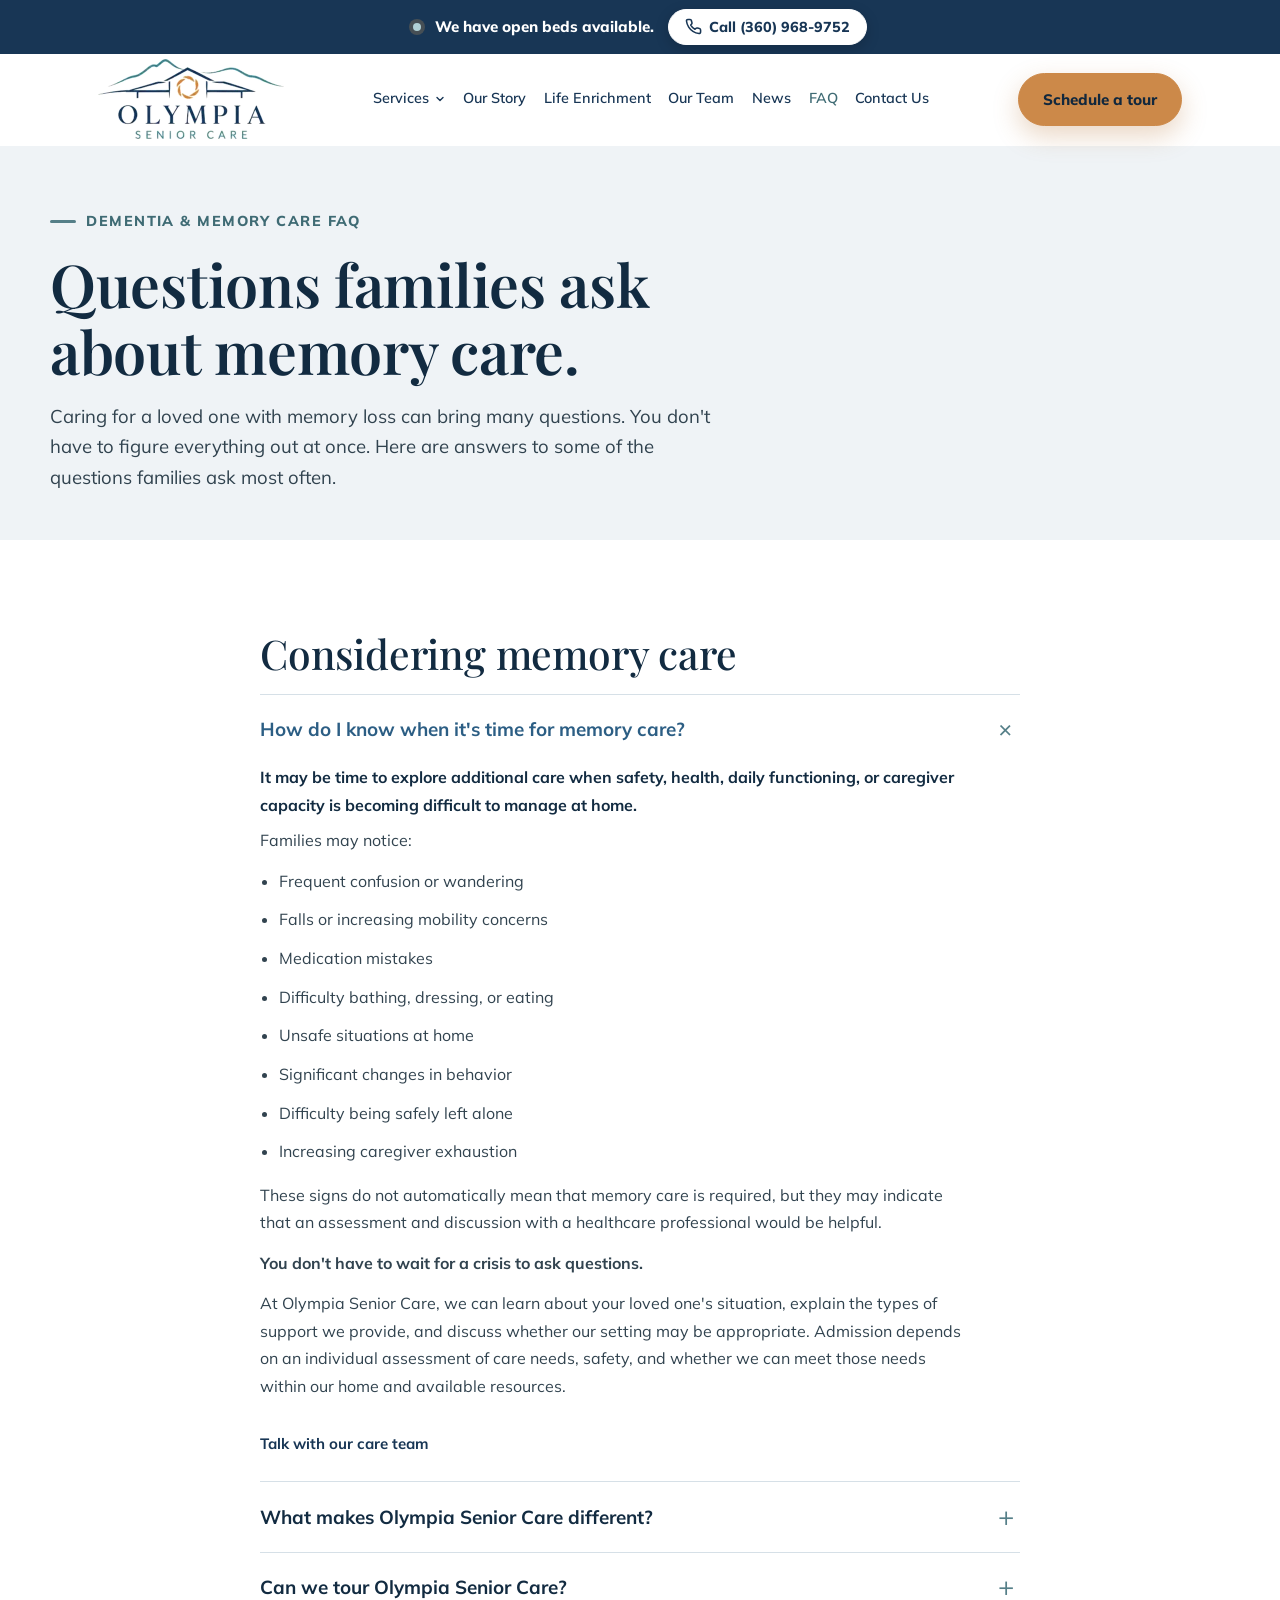
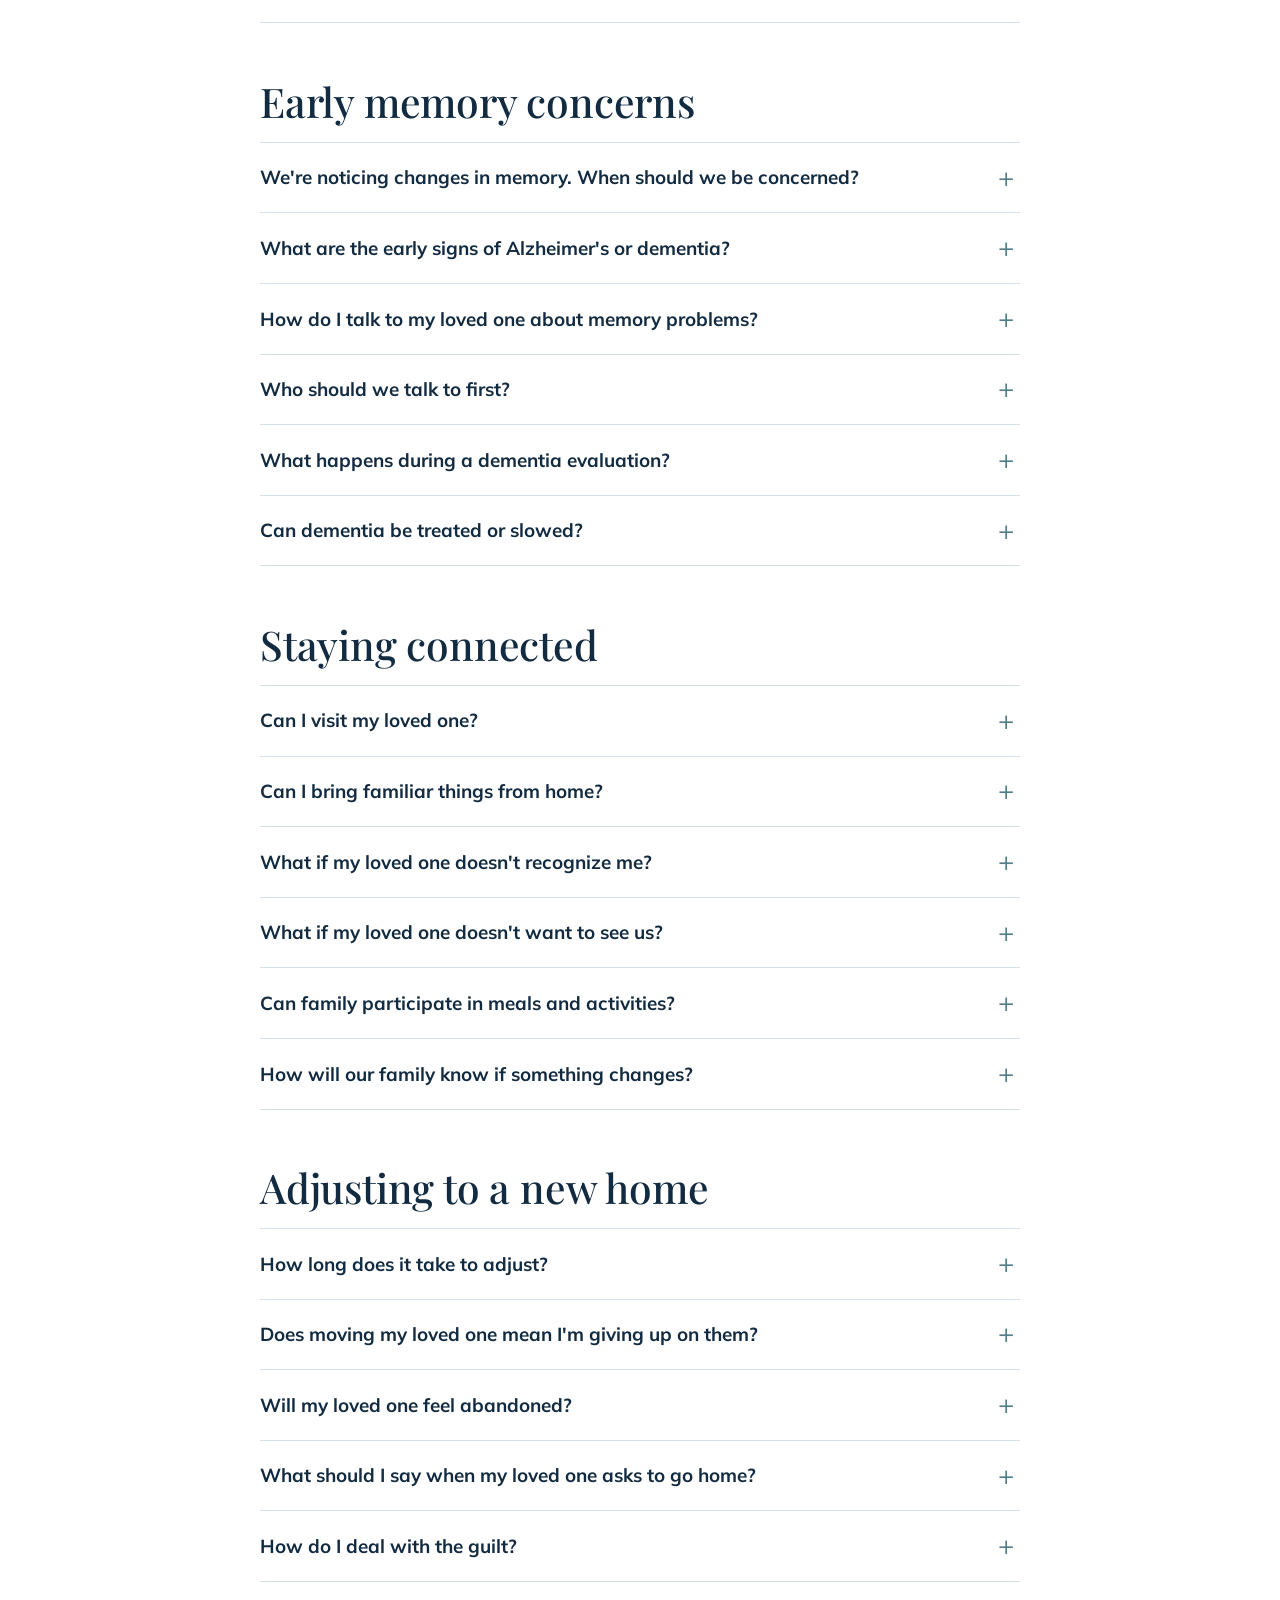
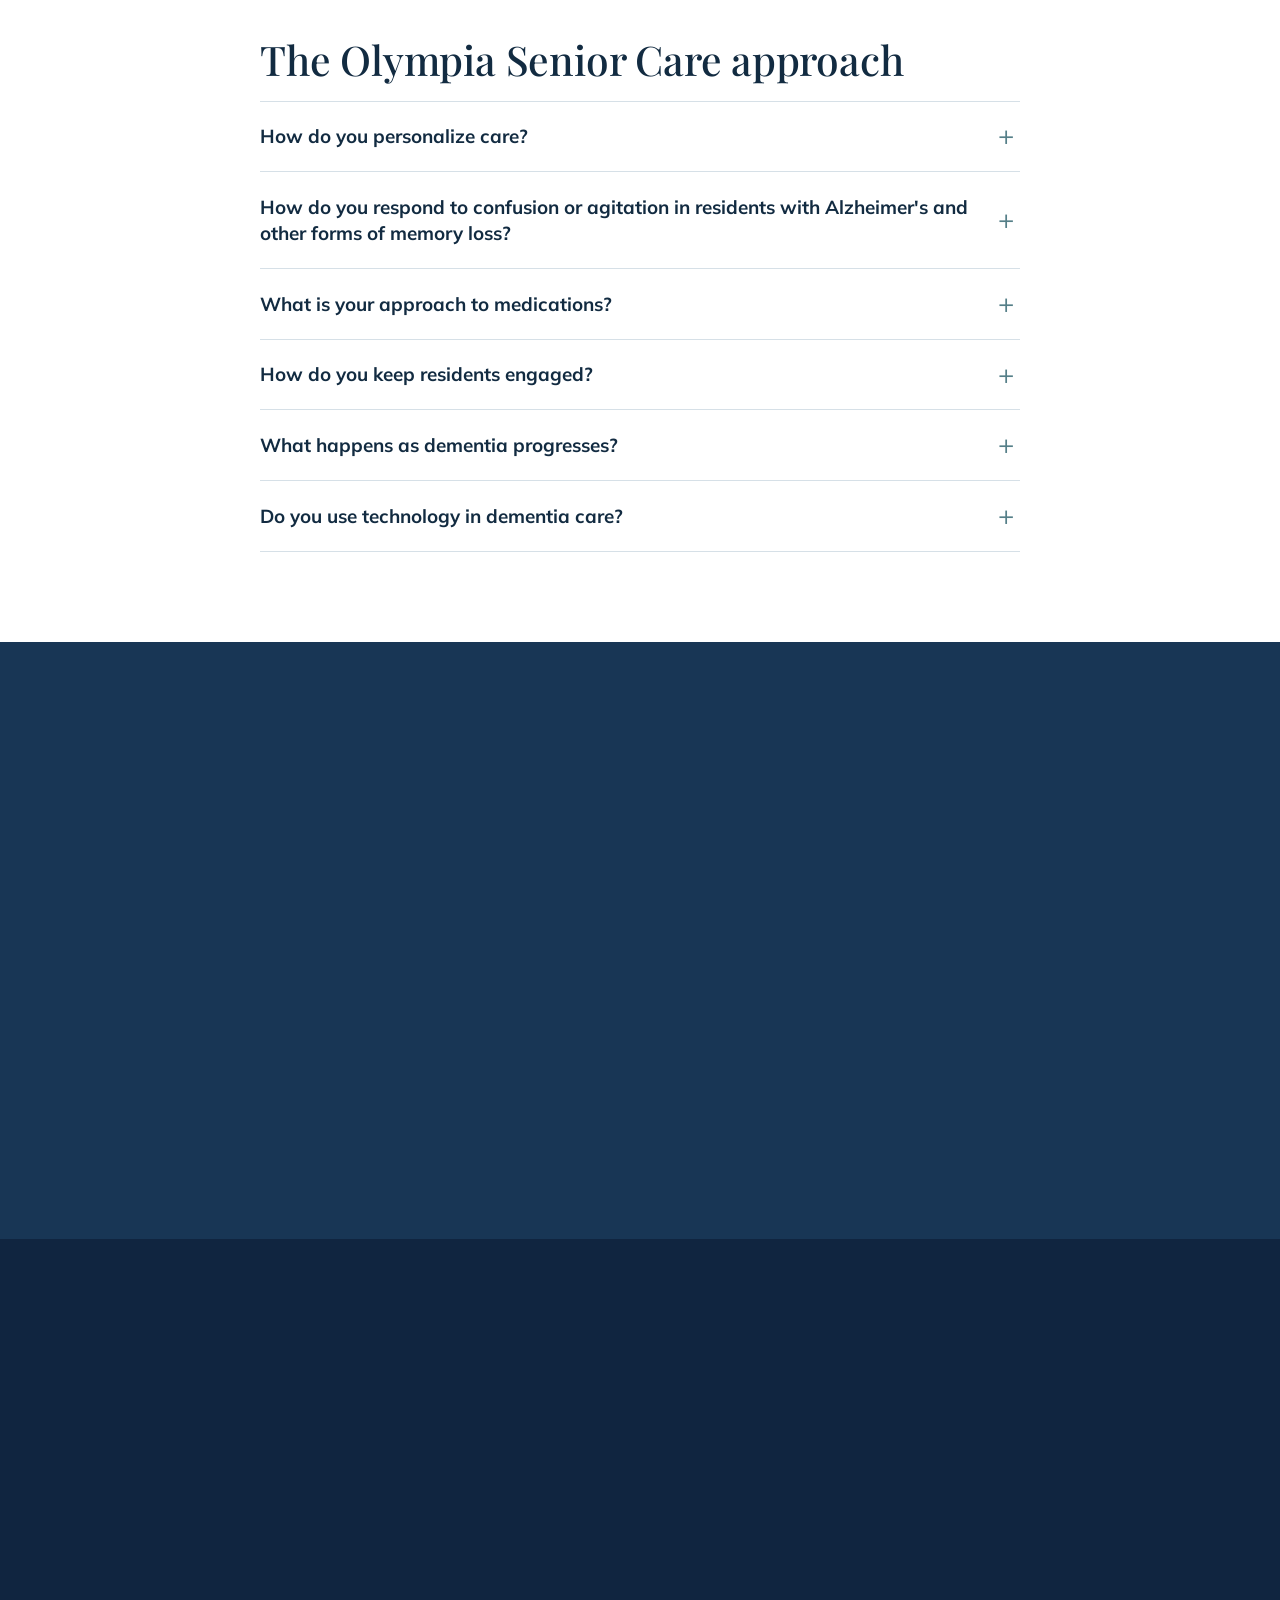
<file: memory-care-faq.html>
<!DOCTYPE html>
<html lang="en">
<head>
<meta charset="UTF-8">
<meta name="viewport" content="width=device-width, initial-scale=1.0">
<title>Dementia &amp; Memory Care FAQ | Olympia Senior Care, Olympia WA</title>
<meta name="description" content="Answers for families caring for a loved one with dementia or memory loss: when to consider memory care, early signs, visiting, adjusting to a new home, and how Olympia Senior Care in West Olympia personalizes care.">
<link rel="canonical" href="https://olympiaseniorcarehome.com/memory-care-faq.html">
<style>@font-face{font-family:'Mulish';font-style:normal;font-weight:400;font-display:swap;src:url('fonts/Mulish-400.woff2') format('woff2')}@font-face{font-family:'Mulish';font-style:normal;font-weight:600;font-display:swap;src:url('fonts/Mulish-600.woff2') format('woff2')}@font-face{font-family:'Mulish';font-style:normal;font-weight:700;font-display:swap;src:url('fonts/Mulish-700.woff2') format('woff2')}@font-face{font-family:'Mulish';font-style:normal;font-weight:800;font-display:swap;src:url('fonts/Mulish-800.woff2') format('woff2')}@font-face{font-family:'Playfair Display';font-style:normal;font-weight:500;font-display:swap;src:url('fonts/PlayfairDisplay-500.woff2') format('woff2')}@font-face{font-family:'Playfair Display';font-style:normal;font-weight:600;font-display:swap;src:url('fonts/PlayfairDisplay-600.woff2') format('woff2')}@font-face{font-family:'Playfair Display';font-style:normal;font-weight:700;font-display:swap;src:url('fonts/PlayfairDisplay-700.woff2') format('woff2')}:root{--teal:#094A5C;--teal-deep:#063744;--teal-mid:#1C6377;--amber:#D07C1A;--gold:#8A5510;--amber-lt:#E8A857;--cream:#FBF6EE;--sand:#F4EADA;--sand-deep:#EADDC7;--white:#fff;--line:#E4D8C4;--ink:#0B2F3B;--body:#3A4A50;--muted:#5E6D73;--on-teal:#E4EDEF;--f-serif:'Newsreader',Georgia,'Times New Roman',serif;--f-sans:'Mulish',system-ui,-apple-system,'Segoe UI',sans-serif;--max:1180px;--pad:clamp(1.25rem,5vw,3rem);--r-sm:12px;--r-md:18px;--r-lg:26px;--pill:100px;--sh-sm:0 8px 24px rgba(9,74,92,.07);--sh-md:0 16px 40px rgba(9,74,92,.12);--sh-cta:0 10px 26px rgba(9,74,92,.24)}*{margin:0;padding:0;box-sizing:border-box}html{scroll-behavior:smooth}body{font-family:var(--f-sans);color:var(--body);background:var(--cream);line-height:1.65;-webkit-font-smoothing:antialiased}img{max-width:100%;height:auto;display:block}a{color:var(--teal);text-underline-offset:3px}h1,h2,h3,h4{font-family:var(--f-serif);color:var(--ink);font-weight:500;line-height:1.14;letter-spacing:-.01em}h1{font-size:clamp(2.25rem,5vw,3.7rem)}h2{font-size:clamp(1.8rem,3.5vw,2.55rem)}h3{font-size:1.55rem;font-weight:600;color:var(--teal)}h4{font-size:1.2rem;font-weight:600}section{padding:clamp(3.5rem,7vw,6rem) var(--pad)}.inner{max-width:var(--max);margin:0 auto}.narrow{max-width:760px;margin:0 auto}.eyebrow{font-family:var(--f-sans);font-weight:800;font-size:.88rem;letter-spacing:.12em;text-transform:uppercase;color:var(--gold);margin-bottom:1rem;display:flex;align-items:center;gap:.65rem;width:fit-content}.eyebrow::before{content:"";flex:none;width:26px;height:3px;border-radius:2px;background:var(--amber)}.center .eyebrow{margin-left:auto;margin-right:auto}.lede{font-size:clamp(1.03rem,1.5vw,1.16rem);max-width:58ch}.sec-head{max-width:62ch;margin-bottom:clamp(1.8rem,3vw,2.6rem)}.sec-head p{margin-top:.75rem}em.accent{font-style:italic;color:var(--teal-mid)}.sand{background:var(--sand)}p+p{margin-top:1rem}.center{text-align:center}.center .sec-head,.center .lede{margin-left:auto;margin-right:auto}.skip{position:absolute;left:-9999px;top:0;background:var(--teal);color:#fff;padding:.7rem 1.1rem;border-radius:0 0 var(--r-sm) 0;z-index:200;font-weight:700}.skip:focus{left:0}.logo{display:flex;align-items:center;gap:.6rem;text-decoration:none}.logo img{height:46px;width:auto}@media(max-width:560px){.logo img{height:38px}}.nav{position:sticky;top:0;z-index:60;background:rgba(251,246,238,.92);backdrop-filter:blur(10px);border-bottom:1px solid transparent;transition:border-color .2s,box-shadow .2s}.nav.stuck{border-bottom-color:var(--line);box-shadow:var(--sh-sm)}.nav-in{max-width:var(--max);margin:0 auto;padding:.6rem var(--pad);display:flex;align-items:center;justify-content:space-between;gap:1rem}.nav-links{display:flex;gap:1.35rem}.nav-links a{font-weight:600;font-size:.9rem;color:var(--teal);text-decoration:none;padding:.4rem 0}.nav-links a:hover{color:var(--gold)}.nav-cta{display:flex;align-items:center;gap:.8rem}.nav-phone{font-weight:800;color:var(--teal);text-decoration:none;font-size:.95rem;white-space:nowrap}.menu-toggle{display:none;background:none;border:0;color:var(--teal);cursor:pointer;padding:.35rem}.drawer{display:none;border-top:1px solid var(--line);background:var(--cream);padding:.6rem var(--pad) 1.1rem}.drawer.open{display:block}.drawer a{display:block;padding:.7rem 0;font-weight:600;color:var(--teal);text-decoration:none;border-bottom:1px solid var(--line)}.drawer .btn{margin-top:.9rem;width:100%}.btn{display:inline-flex;align-items:center;justify-content:center;gap:.5rem;min-height:44px;padding:.8rem 1.5rem;border-radius:var(--pill);font-family:var(--f-sans);font-weight:700;font-size:.95rem;text-decoration:none;border:1.5px solid transparent;cursor:pointer;transition:transform .15s,background .15s,color .15s}.btn-primary{background:var(--teal);color:#fff;box-shadow:var(--sh-cta)}.btn-primary:hover{background:var(--teal-deep);transform:translateY(-2px)}.btn-secondary{border-color:var(--teal);color:var(--teal);background:transparent}.btn-secondary:hover{background:var(--teal);color:#fff;transform:translateY(-2px)}.btn-ghost{border-color:rgba(228,237,239,.55);color:#fff;background:transparent}.btn-ghost:hover{background:#fff;color:var(--teal)}.btn-lg{font-size:1.02rem;padding:.95rem 1.8rem}a:focus-visible,button:focus-visible,input:focus-visible,textarea:focus-visible,select:focus-visible{outline:3px solid var(--teal);outline-offset:2px}.on-teal a:focus-visible,.on-teal button:focus-visible{outline-color:#fff}.hero{padding-top:clamp(2.2rem,4.5vw,3.4rem)}.hero-grid{display:grid;grid-template-columns:1.02fr .98fr;gap:clamp(2rem,5vw,4rem);align-items:center}.hero-photo{border-radius:var(--r-lg);overflow:hidden;box-shadow:var(--sh-md);aspect-ratio:4/5}.hero-photo img{width:100%;height:100%;object-fit:cover}.hero-actions{display:flex;flex-wrap:wrap;gap:.75rem;margin:1.7rem 0 1.4rem}.trust{display:flex;flex-wrap:wrap;gap:.5rem .9rem;list-style:none;font-size:.88rem;color:var(--muted);font-weight:600}.trust li{display:flex;align-items:center;gap:.4rem}.trust svg{flex:none;color:var(--teal-mid)}.badge{display:inline-flex;align-items:center;gap:.45rem;background:var(--sand-deep);color:var(--gold);font-weight:800;font-size:.76rem;letter-spacing:.06em;text-transform:uppercase;padding:.4rem .85rem;border-radius:var(--pill);margin-bottom:1rem}.badge .dot{width:7px;height:7px;border-radius:50%;background:var(--amber)}.facts{background:var(--teal);padding:clamp(2rem,4vw,2.9rem) var(--pad)}.facts-grid{display:grid;grid-template-columns:repeat(4,1fr);gap:1.5rem;text-align:center}.facts b{display:block;font-family:var(--f-serif);font-size:clamp(1.7rem,3vw,2.3rem);color:#fff;font-weight:500;line-height:1.1}.facts span{display:block;color:var(--on-teal);font-size:.83rem;margin-top:.3rem;letter-spacing:.03em}.grid-3{display:grid;grid-template-columns:repeat(3,1fr);gap:1.4rem}.grid-2{display:grid;grid-template-columns:repeat(2,1fr);gap:1.4rem}.card{background:var(--white);border:1px solid var(--line);border-radius:var(--r-md);padding:1.6rem;box-shadow:var(--sh-sm);transition:transform .18s,box-shadow .18s}.card:hover{transform:translateY(-4px);box-shadow:var(--sh-md)}.card h3{margin-bottom:.55rem}.card .num{font-family:var(--f-serif);font-size:2rem;color:var(--amber);line-height:1;display:block;margin-bottom:.5rem}.icon{width:42px;height:42px;border-radius:12px;background:var(--sand-deep);color:var(--teal);display:grid;place-items:center;margin-bottom:.95rem}.ticks{list-style:none;margin-top:.9rem;display:grid;gap:.55rem}.ticks li{display:flex;gap:.6rem;align-items:flex-start;font-size:.95rem}.ticks svg{flex:none;margin-top:.35rem;color:var(--amber)}.tags{display:flex;flex-wrap:wrap;gap:.55rem;list-style:none;margin-top:1.2rem}.tags li{background:var(--white);border:1px solid var(--line);border-radius:var(--pill);padding:.45rem 1rem;font-size:.92rem;font-weight:600;color:var(--ink)}.sand .tags li{background:var(--cream)}.lead-in{display:block;font-family:var(--f-sans);font-size:.74rem;font-weight:800;letter-spacing:.12em;text-transform:uppercase;color:var(--gold);margin-bottom:.5rem}.more{display:inline-flex;align-items:center;gap:.4rem;font-weight:700;font-size:.94rem;text-decoration:none;margin-top:1.1rem}.more:hover{text-decoration:underline}.compare{display:grid;grid-template-columns:1fr 1fr;gap:1.2rem;margin-top:1.8rem}.compare>div{border-radius:var(--r-md);padding:1.5rem;border:1px solid var(--line)}.compare .them{background:var(--white)}.compare .us{background:var(--teal);border-color:var(--teal)}.compare .us h4,.compare .us p{color:#fff}.compare .us .big{color:var(--amber-lt)}.compare .big{font-family:var(--f-serif);font-size:clamp(2.2rem,5vw,3rem);line-height:1;color:var(--muted);display:block;margin-bottom:.4rem}.compare p{font-size:.93rem;margin-top:.5rem;color:var(--muted)}.compare .us p{color:var(--on-teal)}.quote{background:var(--sand);border-left:4px solid var(--amber);border-radius:0 var(--r-md) var(--r-md) 0;padding:1.6rem 1.8rem;margin:1.6rem 0}.quote p{font-family:var(--f-serif);font-size:clamp(1.15rem,2vw,1.4rem);line-height:1.45;color:var(--ink);font-style:italic}.quote cite{display:block;margin-top:.9rem;font-family:var(--f-sans);font-style:normal;font-size:.83rem;font-weight:800;letter-spacing:.1em;text-transform:uppercase;color:var(--gold)}.split{display:grid;grid-template-columns:1fr 1fr;gap:clamp(2rem,5vw,3.6rem);align-items:center}.split img{border-radius:var(--r-lg);box-shadow:var(--sh-md)}.split img.portrait{max-width:min(470px,100%);margin-inline:auto}.split.flip>*:first-child{order:2}.team-grid{display:grid;grid-template-columns:repeat(3,1fr);gap:1.4rem}.member{background:var(--white);border:1px solid var(--line);border-radius:var(--r-md);overflow:hidden;box-shadow:var(--sh-sm);display:flex;flex-direction:column}.member .por{aspect-ratio:1/1;background:linear-gradient(145deg,var(--sand-deep),var(--sand));display:grid;place-items:center;position:relative;border-bottom:1px solid var(--line)}.member .mono{font-family:var(--f-serif);font-size:3.2rem;color:var(--teal);opacity:.55}.member .por .tag{position:absolute;bottom:.7rem;left:.7rem;background:rgba(255,255,255,.92);color:var(--gold);font-size:.66rem;font-weight:800;letter-spacing:.08em;text-transform:uppercase;padding:.28rem .6rem;border-radius:var(--pill)}.member .body{padding:1.4rem;flex:1;display:flex;flex-direction:column}.member .role{font-size:.87rem;color:var(--muted);margin-top:.15rem}.member .yrs{font-size:.78rem;font-weight:800;letter-spacing:.06em;text-transform:uppercase;color:var(--gold);margin-top:.7rem}.member blockquote{font-family:var(--f-serif);font-style:italic;color:var(--ink);font-size:1rem;line-height:1.5;margin-top:.9rem;padding-top:.9rem;border-top:1px solid var(--line)}.gal{display:grid;grid-template-columns:repeat(4,1fr);gap:1rem}.gal figure{border-radius:var(--r-md);overflow:hidden;position:relative;background:var(--sand);aspect-ratio:4/3}.gal img{width:100%;height:100%;object-fit:cover;transition:transform .4s}.gal figure:hover img{transform:scale(1.04)}.gal figcaption{position:absolute;left:.6rem;bottom:.6rem;background:rgba(255,255,255,.93);color:var(--teal);font-size:.73rem;font-weight:700;padding:.3rem .62rem;border-radius:var(--pill)}.gal .wide{grid-column:span 2;aspect-ratio:8/3}.feats{display:grid;grid-template-columns:repeat(3,1fr);gap:1.4rem}.feat{background:var(--white);border:1px solid var(--line);border-radius:var(--r-md);overflow:hidden;box-shadow:var(--sh-sm);transition:transform .18s,box-shadow .18s}.feat:hover{transform:translateY(-4px);box-shadow:var(--sh-md)}.feat .shot{aspect-ratio:4/3;overflow:hidden}.feat .shot img{width:100%;height:100%;object-fit:cover;transition:transform .4s}.feat:hover .shot img{transform:scale(1.04)}.feat .txt{padding:1.35rem}.feat h3{font-size:1.4rem;margin-bottom:.45rem}.feat p{font-size:.95rem}.faqs{max-width:840px;margin:0 auto;border-top:1px solid var(--line)}.faq{border-bottom:1px solid var(--line)}.faq summary{list-style:none;cursor:pointer;display:block;position:relative;padding:1.35rem 3.2rem 1.35rem 0;font-family:var(--f-serif);font-size:1.38rem;font-weight:500;color:var(--ink);line-height:1.3}.faq summary::-webkit-details-marker{display:none}.faq summary:hover{color:var(--teal-mid)}.faq summary::after{content:"+";position:absolute;right:.4rem;top:50%;transform:translateY(-50%);font-family:var(--f-sans);font-size:1.7rem;font-weight:300;line-height:1;color:var(--amber);transition:transform .2s}.faq[open] summary{color:var(--teal-mid)}.faq[open] summary::after{transform:translateY(-50%) rotate(45deg)}.faq .a{padding:0 3.2rem 1.5rem 0;font-size:1rem;line-height:1.72;color:var(--body)}.loc{display:grid;grid-template-columns:1fr 1.15fr;align-items:stretch;padding:0}.loc-copy{padding:clamp(2.4rem,5vw,3.6rem) var(--pad);display:flex;flex-direction:column;justify-content:center;gap:.5rem}.loc-copy .addr{font-family:var(--f-serif);font-size:1.35rem;color:var(--ink);line-height:1.4}.loc-map{position:relative;min-height:360px;background:var(--sand-deep)}.loc-map iframe{position:absolute;inset:0;width:100%;height:100%;border:0}.member .por img{width:100%;height:100%;object-fit:cover}.tour{max-width:980px;margin:0 auto;border-radius:var(--r-lg);overflow:hidden;box-shadow:var(--sh-md);background:var(--ink)}.tour video{display:block;width:100%;height:auto;aspect-ratio:16/9;background:var(--ink)}.acts{display:flex;flex-wrap:wrap;justify-content:center;gap:1.4rem}.acts .feat{flex:0 1 calc((100% - 2.8rem)/3)}.feat .shot.blank{display:grid;place-items:center;background:linear-gradient(145deg,var(--sand-deep),var(--sand));color:var(--teal)}.feat .shot.blank svg{width:64px;height:64px;opacity:.85}.quote.big p{font-size:clamp(1.35rem,2.6vw,1.85rem)}.cta-band .tagline{font-family:var(--f-serif);font-style:italic;font-size:clamp(1.2rem,2vw,1.45rem);color:var(--amber-lt)}.contact-grid{display:grid;grid-template-columns:1fr 1fr;gap:clamp(2rem,5vw,3.4rem);align-items:start}.panel{background:var(--white);border:1px solid var(--line);border-radius:var(--r-lg);padding:clamp(1.5rem,3vw,2.2rem);box-shadow:var(--sh-md)}.field{margin-bottom:1rem}label{display:block;font-size:.74rem;font-weight:800;letter-spacing:.09em;text-transform:uppercase;color:var(--muted);margin-bottom:.4rem}input,textarea,select{width:100%;background:var(--cream);border:1px solid var(--line);border-radius:var(--r-sm);padding:.8rem 1rem;font-family:var(--f-sans);font-size:1rem;color:var(--body)}input::placeholder,textarea::placeholder{color:var(--muted);opacity:.75}input:focus,textarea:focus,select:focus{border-color:var(--teal-mid);background:#fff;box-shadow:0 0 0 3px rgba(28,99,119,.14);outline:none}.form-note{font-size:.82rem;color:var(--muted);margin-top:.85rem}.contact-list{list-style:none;display:grid;gap:1.1rem;margin-top:1.6rem}.contact-list li{display:flex;gap:.85rem;align-items:flex-start}.contact-list svg{flex:none;margin-top:.25rem;color:var(--teal-mid)}.contact-list b{display:block;color:var(--ink);font-size:.95rem}.contact-list a{font-weight:700;text-decoration:none}.contact-list a:hover{text-decoration:underline}.ok{display:none;background:var(--sand);border:1px solid var(--amber);border-radius:var(--r-md);padding:1.4rem;color:var(--ink)}.ok.show{display:block}.cta-band{background:var(--teal);color:#fff;text-align:center}.cta-band h2,.cta-band p{color:#fff}.cta-band p{max-width:56ch;margin:.9rem auto 0;color:var(--on-teal)}.cta-band .hero-actions{justify-content:center}.page-head{background:var(--sand);padding:clamp(2.6rem,5vw,4rem) var(--pad) clamp(2.2rem,4vw,3rem)}.prose{max-width:68ch}.prose h2{margin:2.4rem 0 .8rem}.prose h3{margin:1.8rem 0 .5rem}.prose ul{margin:1rem 0 1rem 1.1rem;display:grid;gap:.5rem}.prose img{border-radius:var(--r-lg);box-shadow:var(--sh-md);margin:1.8rem 0}.foot{background:var(--teal-deep);color:var(--on-teal);padding:clamp(3rem,5vw,4rem) var(--pad) 1.6rem}.foot-grid{display:grid;grid-template-columns:1.3fr 1fr 1fr 1fr;gap:2.2rem;max-width:var(--max);margin:0 auto}.foot h4{color:#fff;font-family:var(--f-sans);font-size:.76rem;font-weight:800;letter-spacing:.13em;text-transform:uppercase;margin-bottom:1rem}.foot a{color:var(--on-teal);text-decoration:none}.foot a:hover{color:#fff;text-decoration:underline}.foot ul{list-style:none;display:grid;gap:.6rem;font-size:.93rem}.foot .brandline{font-family:var(--f-serif);font-size:1.15rem;color:#fff;margin-bottom:.6rem}.foot .tag{font-size:.93rem;max-width:34ch}.foot-bot{max-width:var(--max);margin:2.4rem auto 0;padding-top:1.3rem;border-top:1px solid rgba(228,237,239,.18);display:flex;flex-wrap:wrap;gap:.6rem 1.4rem;justify-content:space-between;font-size:.8rem;color:rgba(228,237,239,.78)}.foot-logo{height:54px;width:auto;margin-bottom:1rem;filter:brightness(0) invert(1);opacity:.95}@media(max-width:960px){.acts .feat{flex-basis:calc((100% - 1.4rem)/2)}.loc{grid-template-columns:1fr}.loc-map{min-height:300px}.feats{grid-template-columns:repeat(2,1fr)}.hero-grid{grid-template-columns:1fr}.hero-photo{order:-1;aspect-ratio:4/3;max-height:400px}.grid-3,.team-grid{grid-template-columns:repeat(2,1fr)}.split,.contact-grid{grid-template-columns:1fr}.split.flip>*:first-child{order:0}.facts-grid{grid-template-columns:repeat(2,1fr);gap:1.6rem}.foot-grid{grid-template-columns:1fr 1fr}.gal{grid-template-columns:repeat(2,1fr)}.gal .wide{grid-column:span 2;aspect-ratio:2/1}}@media(max-width:720px){.acts .feat{flex-basis:100%}.nav-links,.nav-phone{display:none}.menu-toggle{display:block}.grid-3,.grid-2,.team-grid,.compare,.feats{grid-template-columns:1fr}.foot-grid{grid-template-columns:1fr}}@media(max-width:420px){.facts-grid{grid-template-columns:1fr;gap:1.2rem}.btn{width:100%}.hero-actions{flex-direction:column}}@media(prefers-reduced-motion:reduce){html{scroll-behavior:auto}*{transition:none!important;animation:none!important}.card:hover,.btn:hover{transform:none}.gal figure:hover img{transform:none}}@media print{.nav,.cta-band,.contact{display:none}}@media(max-width:720px){body{font-size:1.125rem}.lede{font-size:1.2rem}h2{font-size:2rem}.eyebrow{font-size:.92rem}.feat p,.card p,.faq .a,.split p,.loc-copy p,.member p{font-size:1.08rem}.tags li{font-size:1rem}.hero-grid>div:not(.hero-photo),.sec-head,.page-head .inner,.split>div,.loc-copy,.contact-grid>div:first-child,.card,.feat .txt,.member .body,.narrow{text-align:center}.eyebrow,.sec-head,.lede{margin-left:auto;margin-right:auto}.trust,.tags,.hero-actions{justify-content:center}.quote{border-left:0;border-top:4px solid var(--amber);border-radius:var(--r-md);text-align:center}.split>div.prose,.prose,.ticks,.faqs,.faq,form,.panel,.contact-list{text-align:left}}section[id]{scroll-margin-top:76px}.carelist{margin-top:clamp(1.6rem,3vw,2.2rem);padding-top:clamp(1.4rem,3vw,1.9rem);border-top:1px solid rgba(228,237,239,.22);text-align:center}.carelist-h{font-weight:800;font-size:.8rem;letter-spacing:.12em;text-transform:uppercase;color:var(--amber-lt);margin:0 auto 1.1rem;max-width:60ch;line-height:1.5}.carelist ul{list-style:none;display:grid;grid-template-columns:repeat(3,auto);justify-content:center;gap:.75rem 2.6rem}.carelist li{display:flex;align-items:center;gap:.55rem;color:#fff;font-size:1.05rem;font-weight:600;text-align:left}.carelist svg{flex:none;color:var(--amber-lt)}@media(max-width:720px){.carelist ul{grid-template-columns:1fr 1fr;justify-content:stretch;gap:.85rem 1.1rem;max-width:420px;margin:0 auto}.carelist li{font-size:1.02rem;align-items:flex-start}.carelist svg{margin-top:.28rem}}@media(max-width:420px){.carelist ul{grid-template-columns:1fr;max-width:260px}}.nav-links{align-items:center}.nav-links a[aria-current="page"],.nav-links .on{color:var(--gold)}.has-sub{position:relative}.nav-links .sub-top{display:inline-flex;align-items:center;gap:.3rem}.chev{flex:none;transition:transform .2s}.has-sub:hover .chev,.has-sub:focus-within .chev,.has-sub.open .chev{transform:rotate(180deg)}.sub{position:absolute;top:calc(100% + .6rem);left:-1rem;min-width:300px;background:var(--white);border:1px solid var(--line);border-radius:var(--r-md);box-shadow:var(--sh-md);padding:.45rem;opacity:0;visibility:hidden;transform:translateY(6px);transition:opacity .15s,transform .15s,visibility .15s;z-index:70}.sub::before{content:"";position:absolute;left:0;right:0;top:-.9rem;height:.9rem}.has-sub:hover .sub,.has-sub:focus-within .sub,.has-sub.open .sub{opacity:1;visibility:visible;transform:none}.nav-links .sub a{display:block;padding:.62rem .85rem;border-radius:10px;font-size:.95rem;white-space:nowrap;color:var(--teal)}.nav-links .sub a:hover,.nav-links .sub a[aria-current="page"]{background:var(--sand);color:var(--teal)}.nav-links .sub .sub-all{margin-top:.3rem;border-top:1px solid var(--line);border-radius:0 0 10px 10px;padding-top:.75rem;color:var(--gold);font-size:.8rem;font-weight:800;letter-spacing:.1em;text-transform:uppercase}@media(max-width:1200px){.nav-phone{display:none}}@media(max-width:1020px){.nav-links{display:none}.menu-toggle{display:block}}.drawer.open{max-height:calc(100vh - 62px);overflow-y:auto}.drawer .drawer-top{border-bottom:0;padding-bottom:.3rem}.drawer-sub{margin:0 0 .5rem .15rem;padding-left:.95rem;border-left:2px solid var(--amber-lt)}.drawer .drawer-sub a{border-bottom:0;padding:.42rem 0;font-size:.97rem;color:var(--body)}.drawer-sub+a{border-top:1px solid var(--line)}.carelist a{color:#fff;text-decoration:underline;text-decoration-color:rgba(255,255,255,.45);text-underline-offset:4px;text-decoration-thickness:1px}.carelist a:hover{text-decoration-color:var(--amber-lt)}.ph-split{display:grid;grid-template-columns:1.05fr .95fr;gap:clamp(2rem,5vw,3.6rem);align-items:center}.ph-split h1{max-width:17ch}.ph-split .lede{margin-top:1rem}.ph-split img{width:100%;aspect-ratio:4/3;object-fit:cover;border-radius:var(--r-lg);box-shadow:var(--sh-md)}.checks{list-style:none;display:grid;grid-template-columns:1fr 1fr;gap:1rem 2.4rem;text-align:left}.checks.one{grid-template-columns:1fr;margin-top:1.2rem}.checks li{display:flex;gap:.7rem;align-items:flex-start;font-size:1.05rem;font-weight:600;color:var(--ink);line-height:1.5}.checks svg{flex:none;margin-top:.25rem;color:var(--amber)}.panel-lite{background:var(--white);border:1px solid var(--line);border-radius:var(--r-lg);padding:clamp(1.4rem,3vw,2.2rem);box-shadow:var(--sh-sm)}.note{margin-top:1.6rem;max-width:70ch}a.feat{display:block;text-decoration:none;color:inherit}a.feat .more{margin-top:.9rem}.feats.two{grid-template-columns:repeat(2,1fr)}.card .lead-in{margin-bottom:.6rem}.faq div.a p+p{margin-top:.8rem}.faq .a ul{margin:.7rem 0 0 1.2rem;display:grid;gap:.3rem}@media(max-width:960px){.ph-split{grid-template-columns:1fr}.ph-split img{max-height:340px}}@media(max-width:720px){.checks{grid-template-columns:1fr;width:fit-content;max-width:100%;margin-inline:auto}.checks li{font-size:1.06rem}.feats.two{grid-template-columns:1fr}.note{text-align:center;margin-inline:auto}}.drawer a.btn-primary{color:#fff;border-bottom:0}.drawer a.btn-primary{display:flex}.acts .card{flex:0 1 calc((100% - 2.8rem)/3)}.day .card .lead-in{margin-bottom:.35rem}@media(max-width:960px){.acts .card{flex-basis:calc((100% - 1.4rem)/2)}}@media(max-width:720px){.acts .card{flex-basis:100%}.card .icon{margin-inline:auto}}:root{--teal:#83152A;--teal-deep:#5E0E1E;--teal-mid:#9E2A3F;--amber:#83152A;--gold:#83152A;--amber-lt:#F2CCD3;--ink:#1F1B1C;--body:#3B3637;--muted:#665D5F;--on-teal:#F7E9EC;--line:#E6DBCB;--f-serif:'Playfair Display',Georgia,'Times New Roman',serif;--f-label:'Oswald','Arial Narrow',system-ui,sans-serif;--sh-sm:0 8px 24px rgba(60,18,26,.07);--sh-md:0 16px 40px rgba(60,18,26,.12);--sh-cta:0 10px 26px rgba(131,21,42,.26)}h1,h2,h3,h4{letter-spacing:-.005em}h1{font-weight:600}input:focus,textarea:focus,select:focus{box-shadow:0 0 0 3px rgba(131,21,42,.14)}.eyebrow,.carelist-h,.badge,.lead-in,.foot h4,.quote cite,.member .yrs,.nav-links .sub .sub-all{font-family:var(--f-label);font-weight:500}.eyebrow{font-size:.98rem;letter-spacing:.1em}.carelist-h{font-size:.92rem;letter-spacing:.1em}.badge{font-size:.82rem;letter-spacing:.08em}.lead-in{font-size:.86rem;letter-spacing:.1em}.foot h4{font-size:.9rem;letter-spacing:.12em}.quote cite{font-size:.9rem;letter-spacing:.1em}.nav-links .sub .sub-all{font-size:.88rem;letter-spacing:.1em}.logo img{height:44px;width:auto}.foot{background:#1F1B1C}.foot-logo{height:72px;width:auto}@media(max-width:560px){.logo img{height:34px}}@media(max-width:720px){.eyebrow{font-size:1rem}}@media(max-width:560px){.nav-cta{gap:.5rem;flex-shrink:0}.nav-cta .btn{white-space:nowrap;padding:.5rem .95rem;font-size:.86rem;min-height:40px;width:auto}.menu-toggle{padding:.25rem}}.logo{min-width:0}.logo img{object-fit:contain;object-position:left center;max-width:100%}:root{--f-label:var(--f-sans)}em.accent{font-style:normal}h3,h4{font-family:var(--f-sans);font-weight:700;letter-spacing:0;line-height:1.3}h3{font-size:1.38rem}.feat h3{font-size:1.3rem}.quote p{font-family:var(--f-sans);font-style:normal;font-weight:600;font-size:clamp(1.12rem,1.8vw,1.28rem);line-height:1.6;color:var(--ink)}.quote.big p{font-size:clamp(1.2rem,2.2vw,1.45rem)}.quote cite{font-family:var(--f-sans);font-weight:700;font-size:.95rem;letter-spacing:.02em;text-transform:none;color:var(--muted)}.member blockquote{font-family:var(--f-sans);font-style:normal;font-weight:600}.cta-band .tagline{font-family:var(--f-sans);font-style:normal;font-weight:700;font-size:1.15rem}.faq summary{font-family:var(--f-sans);font-weight:700;font-size:1.18rem;line-height:1.4}.loc-copy .addr{font-family:var(--f-sans);font-weight:700;font-size:1.2rem}.eyebrow,.carelist-h,.badge,.lead-in,.foot h4,.member .yrs,.nav-links .sub .sub-all{font-family:var(--f-sans);font-weight:800}.eyebrow{font-size:.9rem;letter-spacing:.1em}.carelist-h{font-size:.85rem;letter-spacing:.08em}.badge{font-size:.78rem;letter-spacing:.06em}.lead-in{font-size:.8rem;letter-spacing:.1em}.foot h4{font-size:.8rem;letter-spacing:.12em}.nav-links .sub .sub-all{font-size:.8rem;letter-spacing:.08em}@media(max-width:720px){.eyebrow{font-size:.95rem}.faq summary{font-size:1.12rem}}.team-grid.two{grid-template-columns:repeat(2,1fr);max-width:860px;margin-inline:auto}.member .por .mono{font-family:var(--f-serif)}.member .note-photo{font-size:.8rem;color:var(--muted);margin-top:.6rem}@media(max-width:720px){.team-grid.two{grid-template-columns:1fr}}.team-grid.two .member .por{aspect-ratio:16/9}:root{--teal:#0B3D5C;--teal-deep:#072C43;--teal-mid:#1D5F87;--amber:#2E8B57;--gold:#23704A;--amber-lt:#A7DDBF;--cream:#FFFFFF;--sand:#EEF5F9;--sand-deep:#DCEAF2;--line:#D5E3EC;--ink:#0E2A3B;--body:#33454F;--muted:#56666F;--on-teal:#E6F0F6;--orange:#C25700;--orange-deep:#A04700;--sh-sm:0 8px 24px rgba(11,61,92,.07);--sh-md:0 16px 40px rgba(11,61,92,.12);--sh-cta:0 10px 26px rgba(194,87,0,.28)}input:focus,textarea:focus,select:focus{box-shadow:0 0 0 3px rgba(11,61,92,.16)}.foot{background:#0A2E45}.btn-primary,.on-teal .btn-primary{background:var(--orange);color:#fff;border-color:var(--orange)}.btn-primary:hover,.on-teal .btn-primary:hover{background:var(--orange-deep);border-color:var(--orange-deep);color:#fff}.nav-phone{font-size:1.2rem;font-weight:800;color:var(--teal)}.btn[href^="tel:"]{font-size:1.15rem;font-weight:800;letter-spacing:.01em}.contact-list a[href^="tel:"]{font-size:1.3rem;font-weight:800}.foot a[href^="tel:"]{font-size:1.15rem;font-weight:800}.drawer a[href^="tel:"]{font-size:1.15rem;font-weight:800}.faq-group{margin-top:clamp(2.4rem,5vw,3.4rem)}.faq-group:first-child{margin-top:0}.faq-group>h2{margin-bottom:1.1rem}.faq .a ul{margin:.6rem 0 .8rem 1.2rem}.faq .a li{margin:.2rem 0}.faq .a p+p{margin-top:.7rem}.faq .a .say{border-left:4px solid var(--amber);background:var(--sand);padding:.8rem 1rem;border-radius:0 12px 12px 0;margin:.7rem 0}.faq .a b.short{display:block;color:var(--ink);margin-bottom:.5rem}.faq-cta{display:flex;flex-wrap:wrap;gap:.8rem;margin-top:.9rem}.benchmark{font-size:.95rem;color:var(--muted)}.tagline{font-family:var(--f-serif);font-size:1.3rem;color:var(--teal);margin-top:.6rem}.nav{background:rgba(255,255,255,.95)}.nav-links{gap:1.1rem}.nav-links a,.nav-links .sub-top{white-space:nowrap}@media(max-width:1320px){.nav-phone{display:none}}@media(max-width:1120px){.nav-links{display:none}.menu-toggle{display:block}}.nav-cta .btn{white-space:nowrap}:root{--teal:#0E4A7A;--teal-deep:#0A3559;--teal-mid:#1878C0;--amber:#10B0A8;--gold:#0B7A73;--amber-lt:#7FDCD3;--orange:#F8A038;--orange-deep:#E88C1E;--sand:#EEF6FA;--sand-deep:#DCEDF5;--line:#D3E4EE;--sh-cta:0 10px 26px rgba(232,140,30,.30)}.foot{background:#0A3559}.btn-primary,.on-teal .btn-primary{color:#0E2A3B;font-weight:800}.btn-primary:hover,.on-teal .btn-primary:hover{color:#0E2A3B}.logo img{height:58px}@media(max-width:560px){.logo img{height:44px}}.foot-logo{filter:none;opacity:1;height:84px;background:#fff;padding:10px 14px;border-radius:14px;box-sizing:content-box}:root{--teal:#183655;--teal-deep:#102540;--teal-mid:#2C5E84;--amber:#557F88;--gold:#3F6B74;--amber-lt:#AFD0D6;--orange:#CC8949;--orange-deep:#B5712F;--sand:#EFF3F6;--sand-deep:#DFE8EE;--line:#D6E0E7;--ink:#122B41;--body:#31434F;--muted:#56666F;--sh-cta:0 10px 26px rgba(181,113,47,.28)}.foot{background:#102540}.btn-primary,.on-teal .btn-primary{background:var(--orange);border-color:var(--orange);color:#12283D}.btn-primary:hover,.on-teal .btn-primary:hover{background:var(--orange-deep);border-color:var(--orange-deep);color:#fff}.logo img{height:80px}@media(max-width:900px){.logo img{height:64px}}@media(max-width:560px){.logo img{height:54px}}.nav-in{padding-top:.35rem;padding-bottom:.35rem}.foot-logo{height:92px}.gal figcaption{font-size:1rem;line-height:1.45}.facts span{font-size:.95rem}.badge{font-size:.9rem}.lead-in{font-size:.95rem}.carelist-h{font-size:.95rem}.quote cite{font-size:.95rem}.member .role{font-size:.95rem}.member .yrs{font-size:.95rem}.member .note-photo{font-size:.95rem}.member .por .tag{font-size:.88rem}label{font-size:.95rem}.form-note{font-size:.95rem}.foot h4{font-size:.95rem}.foot-bot{font-size:.9rem;line-height:1.5}.nav-links .sub .sub-all{font-size:.95rem}.nav-cta .btn{font-size:.95rem}.tag,.gal figcaption,.benchmark{letter-spacing:0}.photo-note{margin:0}.photo-note img{border-radius:var(--r-md);box-shadow:var(--sh-sm);width:100%;height:auto}.photo-note figcaption{margin-top:.7rem;font-size:1rem;color:var(--muted)}main>section:not(.hero):not(.facts),.foot{content-visibility:auto;contain-intrinsic-size:auto 600px}.gal figure{content-visibility:auto;contain-intrinsic-size:auto 320px}.callbar{display:none}@media(max-width:860px){.callbar{display:flex;gap:.6rem;position:fixed;left:0;right:0;bottom:0;z-index:70;padding:.6rem .8rem calc(.6rem + env(safe-area-inset-bottom));background:rgba(255,255,255,.96);backdrop-filter:blur(10px);border-top:1px solid var(--line);box-shadow:0 -6px 24px rgba(11,61,92,.10)}.callbar a{flex:1;display:inline-flex;align-items:center;justify-content:center;gap:.45rem;min-height:50px;border-radius:var(--pill);font-weight:800;font-size:1.05rem;text-decoration:none;letter-spacing:.01em}.callbar-call{background:var(--teal);color:#fff}.callbar-tour{background:var(--orange);color:#12283D}body{padding-bottom:78px}}@media(max-width:380px){.callbar a{font-size:.95rem;min-height:46px}}.fit-grid{display:grid;grid-template-columns:1fr 1fr;gap:clamp(1.2rem,3vw,2rem);align-items:start}.fit-col{background:var(--cream);border:1px solid var(--line);border-radius:var(--r-md);padding:clamp(1.2rem,2.5vw,1.8rem)}.fit-col h3{font-size:1.2rem;margin-bottom:.9rem}.fit-col ul{list-style:none;display:grid;gap:.6rem}.fit-col li{position:relative;padding-left:1.7rem;line-height:1.55}.fit-col li::before{position:absolute;left:0;top:.05rem;font-weight:800}.fit-yes{border-left:4px solid var(--amber)}.fit-yes li::before{content:"✓";color:var(--gold)}.fit-no{border-left:4px solid var(--line)}.fit-no li::before{content:"–";color:var(--muted)}.fit-note{margin-top:1rem;padding-top:.9rem;border-top:1px solid var(--line);color:var(--muted)}@media(max-width:820px){.fit-grid{grid-template-columns:1fr}}.announce{background:var(--teal);color:var(--on-teal)}.announce-in{max-width:var(--max);margin-inline:auto;padding:.55rem var(--pad);display:flex;flex-wrap:wrap;align-items:center;justify-content:center;gap:.45rem .9rem;font-size:.95rem;text-align:center;line-height:1.4}.announce b{color:#fff;font-weight:800}.announce .dot{width:8px;height:8px;border-radius:50%;background:var(--amber-lt);box-shadow:0 0 0 4px rgba(232,168,87,.22);flex:none}.announce a{color:#fff;font-weight:800;text-decoration:underline;text-underline-offset:3px;white-space:nowrap}@media(max-width:560px){.announce-in{font-size:.88rem;padding:.5rem 1rem}}.rev-grid{display:grid;grid-template-columns:repeat(auto-fit,minmax(320px,1fr));gap:1.4rem}.rev-grid:has(>:only-child){max-width:760px}.rev{background:var(--white);border:1px solid var(--line);border-radius:var(--r-md);padding:clamp(1.3rem,2.5vw,1.9rem);box-shadow:var(--sh-sm);margin:0;display:flex;flex-direction:column;gap:.9rem}.rev .stars{color:var(--amber);font-size:1.15rem;letter-spacing:.12em;line-height:1}.rev blockquote{font-family:var(--f-serif);font-size:clamp(1.05rem,1.8vw,1.22rem);line-height:1.5;color:var(--ink);margin:0}.rev figcaption{color:var(--muted);font-size:.95rem;font-weight:700;margin-top:auto}.steps{list-style:none;counter-reset:s;margin:0;display:grid;grid-template-columns:repeat(5,1fr);gap:1.2rem}@media(max-width:1040px){.steps{grid-template-columns:repeat(3,1fr)}}@media(max-width:700px){.steps{grid-template-columns:1fr}}.steps li{counter-increment:s;background:var(--cream);border:1px solid var(--line);border-radius:var(--r-md);padding:1.3rem 1.4rem 1.4rem}.steps li::before{content:counter(s);display:flex;align-items:center;justify-content:center;width:34px;height:34px;border-radius:50%;background:var(--teal);color:#fff;font-weight:800;font-size:1rem;margin-bottom:.8rem}.steps li b{display:block;font-size:1.08rem;color:var(--ink);margin-bottom:.35rem}.steps-cta{margin-top:clamp(1.8rem,3vw,2.4rem);text-align:center}.steps-cta h3{font-size:clamp(1.4rem,3vw,1.9rem);margin-bottom:1.1rem}.steps-btns{display:flex;gap:.8rem;flex-wrap:wrap;justify-content:center}.menu-card{margin:clamp(1.8rem,3vw,2.6rem) 0 0;text-align:center}.menu-card a{display:block;border-radius:var(--r-md);overflow:hidden;box-shadow:var(--sh-md);border:1px solid var(--line)}.menu-card img{width:100%}.menu-card figcaption{margin-top:.9rem;color:var(--muted);font-size:.95rem}.faq-call{margin-top:1.1rem;font-weight:700}.faq-call a{font-weight:800;white-space:nowrap}.btn-tel{display:inline-flex;align-items:center;justify-content:center;gap:.45rem;min-height:44px;padding:.62rem 1.25rem;border-radius:var(--pill);background:var(--teal);color:#fff;font-family:var(--f-sans);font-weight:800;font-size:.95rem;line-height:1;text-decoration:none;white-space:nowrap;border:1.5px solid var(--teal);box-shadow:0 6px 18px rgba(24,54,85,.22);transition:transform .15s,background .15s,box-shadow .15s}.btn-tel:hover,.btn-tel:focus-visible{background:#12283D;border-color:#12283D;color:#fff;transform:translateY(-1px)}.btn-tel svg{flex:none}.announce .btn-tel{background:#fff;color:var(--teal);border-color:#fff;box-shadow:0 4px 14px rgba(0,0,0,.18);min-height:36px;padding:.42rem 1rem;font-size:.9rem}.announce .btn-tel:hover,.announce .btn-tel:focus-visible{background:var(--on-teal);color:var(--teal);border-color:var(--on-teal)}.nav-phone.btn-tel{min-height:40px;padding:.5rem 1.05rem;font-size:.9rem;color:#fff}.faq-call{display:flex;flex-wrap:wrap;align-items:center;gap:.75rem;margin-top:1.3rem;font-weight:700}.contact-list .btn-tel{margin-top:.4rem}.drawer .btn-tel{width:100%;margin-top:.7rem;border:1.5px solid var(--teal);color:#fff}@media(max-width:560px){.announce .btn-tel{min-height:34px;padding:.38rem .9rem}}.announce a.btn-tel{text-decoration:none}.drawer a.btn-tel{display:inline-flex;justify-content:center;gap:.45rem;padding:.62rem 1.25rem;border-bottom:0}@media(max-width:1320px){.nav-phone.btn-tel{display:none}}</style>
<link rel="icon" type="image/png" href="images/icon-osc-v3.webp">
<link rel="apple-touch-icon" href="images/apple-touch-icon-osc-v3.webp">
<script type="application/ld+json">
{
 "@context": "https://schema.org",
 "@type": "FAQPage",
 "mainEntity": [
  {
   "@type": "Question",
   "name": "How do I know when it's time for memory care?",
   "acceptedAnswer": {
    "@type": "Answer",
    "text": "It may be time to explore additional care when safety, health, daily functioning, or caregiver capacity is becoming difficult to manage at home. Families may notice: Frequent confusion or wandering Falls or increasing mobility concerns Medication mistakes Difficulty bathing, dressing, or eating Unsafe situations at home Significant changes in behavior Difficulty being safely left alone Increasing caregiver exhaustion These signs do not automatically mean that memory care is required, but they may indicate that an assessment and discussion with a healthcare professional would be helpful. You don't have to wait for a crisis to ask questions. At Olympia Senior Care, we can learn about your loved one's situation, explain the types of support we provide, and discuss whether our setting may be appropriate. Admission depends on an individual assessment of care needs, safety, and whether we can meet those needs within our home and available resources. Talk with our care team"
   }
  },
  {
   "@type": "Question",
   "name": "What makes Olympia Senior Care different?",
   "acceptedAnswer": {
    "@type": "Answer",
    "text": "Olympia Senior Care is designed to provide a smaller, residential setting with individualized support for older adults, including people living with dementia or other memory-related conditions. Our approach may include: Person-centered care Low caregiver-to-resident ratios of 1:3 during the day Dementia and memory support Assistance with activities of daily living Meaningful daily activities Montessori-inspired engagement when appropriate Consistent routines Medication assistance or management as permitted by applicable regulations and care plans Supervision and support based on each resident's needs Communication with families Respect for dignity, preferences, and independence We learn about each resident's history, routines, abilities, preferences, and interests and use that information to guide daily care. Our home may not be the right setting for every person or every stage of dementia. We discuss care needs, medical conditions, behavioral concerns, and safety requirements with families before admission and as needs change. Because your loved one is more than a diagnosis."
   }
  },
  {
   "@type": "Question",
   "name": "Can we tour Olympia Senior Care?",
   "acceptedAnswer": {
    "@type": "Answer",
    "text": "Yes. We encourage families to schedule a tour before making a decision. A private tour can give you an opportunity to: See the home and resident spaces Meet available members of the care team Ask questions about routines and services Discuss your loved one's needs Learn about the admission process Consider whether the setting appears appropriate for your family A tour is an opportunity to gather information, not a guarantee of admission or placement. Schedule a private tour Call (360) 968-9752"
   }
  },
  {
   "@type": "Question",
   "name": "We're noticing changes in memory. When should we be concerned?",
   "acceptedAnswer": {
    "@type": "Answer",
    "text": "When memory changes begin affecting everyday activities, safety, communication, or judgment, it is reasonable to discuss them with a healthcare provider. Occasional forgetfulness can occur with aging. More concerning changes may include repeating questions, getting lost in familiar places, struggling with familiar tasks, difficulty managing medications or finances, or noticeable changes in judgment or behavior. Memory changes can have many possible causes, including medication effects, medical conditions, depression, sleep problems, or dementia. A healthcare professional can help evaluate the situation."
   }
  },
  {
   "@type": "Question",
   "name": "What are the early signs of Alzheimer's or dementia?",
   "acceptedAnswer": {
    "@type": "Answer",
    "text": "Possible signs include: Repeating questions or stories Difficulty finding words Confusion about time or place Trouble completing familiar activities Misplacing items in unusual places Withdrawal from familiar activities Changes in mood or personality Increasing difficulty with everyday self-care Problems with planning, judgment, or problem-solving One symptom alone does not establish a diagnosis of dementia."
   }
  },
  {
   "@type": "Question",
   "name": "How do I talk to my loved one about memory problems?",
   "acceptedAnswer": {
    "@type": "Answer",
    "text": "Use a calm, respectful approach and focus on support rather than proving that something is wrong. You might say: “I've noticed that some things seem a little harder lately. I'm concerned about you, and I'd like us to talk with your doctor together.” Choose a quiet time, allow your loved one to respond, and avoid arguing about specific mistakes. If the conversation becomes distressing, consider pausing and trying again later."
   }
  },
  {
   "@type": "Question",
   "name": "Who should we talk to first?",
   "acceptedAnswer": {
    "@type": "Answer",
    "text": "A primary care provider is often a good place to start. The provider can review symptoms, medications, medical history, and possible contributing conditions and determine whether additional evaluation or referral is appropriate."
   }
  },
  {
   "@type": "Question",
   "name": "What happens during a dementia evaluation?",
   "acceptedAnswer": {
    "@type": "Answer",
    "text": "An evaluation may include: Medical and medication history Discussion of symptoms and changes in daily functioning Cognitive or memory testing Physical and neurological examination Laboratory testing Brain imaging when clinically appropriate The evaluation varies by person. Olympia Senior Care does not diagnose dementia or replace a healthcare provider's evaluation."
   }
  },
  {
   "@type": "Question",
   "name": "Can dementia be treated or slowed?",
   "acceptedAnswer": {
    "@type": "Answer",
    "text": "Some symptoms and causes of cognitive impairment may be treatable, and certain treatments may help some people with specific types or stages of dementia. There is currently no cure for most forms of dementia. A healthcare provider can discuss diagnosis-specific treatment options, potential benefits, risks, and limitations. Supportive care, including appropriate routines, social connection, physical activity when safe, nutrition, meaningful activities, and environmental support, may help promote comfort and quality of life. These measures do not stop or reverse dementia."
   }
  },
  {
   "@type": "Question",
   "name": "Can I visit my loved one?",
   "acceptedAnswer": {
    "@type": "Answer",
    "text": "Yes. Family involvement is generally encouraged, subject to the resident's preferences, health needs, and reasonable house guidelines. Your loved one's relationships remain important after moving into care. We can discuss visiting routines and any considerations related to privacy, illness, safety, or the resident's comfort."
   }
  },
  {
   "@type": "Question",
   "name": "Can I bring familiar things from home?",
   "acceptedAnswer": {
    "@type": "Answer",
    "text": "Usually, familiar belongings can help personalize a resident's space and support comfort. Consider photographs, favorite books, music, blankets, artwork, or other meaningful items. Please discuss larger, valuable, fragile, electrical, or potentially unsafe items with the care team before bringing them."
   }
  },
  {
   "@type": "Question",
   "name": "What if my loved one doesn't recognize me?",
   "acceptedAnswer": {
    "@type": "Answer",
    "text": "Recognition may change over time, but a visit can still be meaningful. Focus less on testing memory and more on creating a calm, positive interaction. A familiar voice, favorite song, smile, or quiet time together may be comforting, although responses vary from person to person."
   }
  },
  {
   "@type": "Question",
   "name": "What if my loved one doesn't want to see us?",
   "acceptedAnswer": {
    "@type": "Answer",
    "text": "Resistance may reflect confusion, anxiety, fatigue, pain, overstimulation, or difficulty processing the visit. Avoid forcing an interaction. The care team can help identify a better time, shorter visit, quieter setting, or different approach. If refusal is persistent or accompanied by other changes, we may recommend discussing it with the resident's healthcare provider."
   }
  },
  {
   "@type": "Question",
   "name": "Can family participate in meals and activities?",
   "acceptedAnswer": {
    "@type": "Answer",
    "text": "Family participation may be possible depending on the resident's preferences, the activity, and the home's routines and safety requirements. Families may be able to share meals, listen to music, participate in activities, take walks, or spend time together. Please coordinate with the care team in advance when needed."
   }
  },
  {
   "@type": "Question",
   "name": "How will our family know if something changes?",
   "acceptedAnswer": {
    "@type": "Answer",
    "text": "We communicate significant changes in condition, care needs, incidents, or concerns according to the resident's care plan, applicable requirements, and the family's designated communication preferences. Families should tell us about changes they observe as well. Communication does not replace medical evaluation, and urgent symptoms may require emergency services or contact with the resident's healthcare provider. Family communication is an important part of coordinated care."
   }
  },
  {
   "@type": "Question",
   "name": "How long does it take to adjust?",
   "acceptedAnswer": {
    "@type": "Answer",
    "text": "There is no standard adjustment period. Some residents settle into a new routine within days, while others need weeks or longer. Changes in confusion, mood, sleep, appetite, or behavior can occur during a transition and should be monitored. Consistent routines, familiar items, calm communication, and gradual support may help. If changes are severe, persistent, or medically concerning, the resident's healthcare provider should be contacted."
   }
  },
  {
   "@type": "Question",
   "name": "Does moving my loved one mean I'm giving up on them?",
   "acceptedAnswer": {
    "@type": "Answer",
    "text": "Choosing additional care does not mean you have stopped caring. As needs change, care at home may become difficult or unsafe for one person or family to manage. A residential setting may provide assistance with daily activities, supervision, routines, and companionship within the services it is equipped and authorized to provide. The decision should be based on the resident's needs, preferences, safety, available support, and the capabilities of the selected setting."
   }
  },
  {
   "@type": "Question",
   "name": "Will my loved one feel abandoned?",
   "acceptedAnswer": {
    "@type": "Answer",
    "text": "A move can be emotionally difficult, and residents may respond in different ways. Family visits, familiar belongings, consistent communication, and a gradual introduction to routines may help some residents. We cannot guarantee that a transition will be easy or that distress will not occur. We monitor adjustment and discuss concerns with families and healthcare professionals when appropriate."
   }
  },
  {
   "@type": "Question",
   "name": "What should I say when my loved one asks to go home?",
   "acceptedAnswer": {
    "@type": "Answer",
    "text": "Try acknowledging the feeling before offering reassurance or redirection. You might say: “I know you miss home. You're safe, and I'm here with you.” You can also ask what they miss and offer a familiar activity, snack, music, or conversation. If the request is frequent or accompanied by distress, discuss it with the care team."
   }
  },
  {
   "@type": "Question",
   "name": "How do I deal with the guilt?",
   "acceptedAnswer": {
    "@type": "Answer",
    "text": "Guilt is common, but needing help does not mean you have failed. Dementia care can become complex and demanding. Seeking additional support may be one way to respond to changing needs. Families may also benefit from support groups, counseling, respite resources, or guidance from healthcare and social-service professionals."
   }
  },
  {
   "@type": "Question",
   "name": "How do you personalize care?",
   "acceptedAnswer": {
    "@type": "Answer",
    "text": "We gather information about each resident and use it to guide care within the services we provide. We may consider: Personal history Interests and hobbies Daily routines Communication preferences Mobility Personal care needs Nutrition and eating preferences Medications and related support needs Sleep patterns Behavioral changes Meaningful activities Family relationships Cultural, spiritual, and personal preferences Care plans may change as a resident's condition, preferences, or needs change. Families and healthcare professionals may be involved as appropriate."
   }
  },
  {
   "@type": "Question",
   "name": "How do you respond to confusion or agitation in residents with Alzheimer's and other forms of memory loss?",
   "acceptedAnswer": {
    "@type": "Answer",
    "text": "We try to understand what may be contributing to the behavior before deciding how to respond. Possible contributors include pain, illness, fear, fatigue, hunger, loneliness, overstimulation, frustration, medication effects, or confusion. Depending on the situation, our response may include reassurance, validation, redirection, reducing stimulation, offering a familiar activity, maintaining routines, or addressing an immediate comfort need. We document and communicate significant or recurring changes as appropriate. Some behaviors require medical assessment or a higher level of care. We do not promise that every behavior can be prevented or managed in our setting."
   }
  },
  {
   "@type": "Question",
   "name": "What is your approach to medications?",
   "acceptedAnswer": {
    "@type": "Answer",
    "text": "Medication support is provided according to the resident's care plan, applicable regulations, and the scope of services available at Olympia Senior Care. Depending on the resident and applicable requirements, support may include reminders, assistance, observation, documentation, or medication administration by appropriately authorized personnel. All of our care partners are extensively trained to administer medications as ordered by the physician. Medication decisions, prescribing, dosage changes, and clinical monitoring remain the responsibility of the resident's healthcare providers and pharmacy. We coordinate with family, provider, and pharmacy to ensure that we provide current medication information and report changes promptly."
   }
  },
  {
   "@type": "Question",
   "name": "How do you keep residents engaged?",
   "acceptedAnswer": {
    "@type": "Answer",
    "text": "We offer activities based on residents' interests, abilities, preferences, and daily condition. Participation is encouraged but not forced. Activities may include: Music Art and crafts Gardening Walking or other appropriate movement Cooking or food-related activities Games and puzzles Reading Storytelling Gentle movement Everyday household activities Seasonal traditions We may use person-centered and Montessori-inspired techniques when appropriate, such as offering familiar tasks, choices, and opportunities for purposeful participation. Activities are adapted for safety and ability. They are intended to support engagement and quality of life, not to diagnose, cure, or reliably slow dementia. More about life enrichment"
   }
  },
  {
   "@type": "Question",
   "name": "What happens as dementia progresses?",
   "acceptedAnswer": {
    "@type": "Answer",
    "text": "Care needs may increase over time, and the care plan may need to be revised. Residents may require more assistance with mobility, personal care, communication, nutrition, medications, supervision, or daily activities. We review changing needs with the resident, family, and healthcare professionals as appropriate. Olympia Senior Care may not be able to provide every level of medical, behavioral, or physical care. If a resident's needs exceed what our home can safely and appropriately provide, we will discuss available options with the resident's representative and care team. Our goal is to provide respectful, individualized support within the limits of our setting, staffing, training, and applicable requirements."
   }
  },
  {
   "@type": "Question",
   "name": "Do you use technology in dementia care?",
   "acceptedAnswer": {
    "@type": "Answer",
    "text": "Technology may be used when it is appropriate, accessible, and helpful for the individual resident. Examples may include music, reminiscence, entertainment, family communication, cognitive engagement, or telehealth access when available and clinically appropriate. Technology is not a substitute for in-person care, supervision, clinical assessment, or emergency services. Use depends on the resident's preferences, abilities, privacy, consent, and safety considerations."
   }
  }
 ]
}
</script>
</head>
<body>
<a class="skip" href="#main">Skip to content</a>

<div class="announce">
  <div class="announce-in">
    <span class="dot"></span>
    <b>We have open beds available.</b>
    <a class="btn-tel" href="tel:+13609689752" data-track="call" data-loc="announce"><svg width="17" height="17" viewBox="0 0 24 24" fill="none" stroke="currentColor" stroke-width="2.2" stroke-linecap="round" stroke-linejoin="round" aria-hidden="true"><path d="M22 16.9v3a2 2 0 01-2.2 2 19.8 19.8 0 01-8.6-3.1 19.5 19.5 0 01-6-6A19.8 19.8 0 012.1 4.2 2 2 0 014.1 2h3a2 2 0 012 1.7c.1 1 .4 1.9.7 2.8a2 2 0 01-.5 2.1L8.1 9.9a16 16 0 006 6l1.3-1.2a2 2 0 012.1-.5c.9.3 1.8.6 2.8.7a2 2 0 011.7 2z"/></svg>Call (360) 968-9752</a>
  </div>
</div>

<header class="nav" id="nav">
  <div class="nav-in">
    <a class="logo" href="index.html" aria-label="Olympia Senior Care, home"><img src="images/logo-osc-v3.webp" width="372" height="160" alt="Olympia Senior Care"></a>
    <nav class="nav-links" aria-label="Primary">
      <div class="has-sub">
        <a class="sub-top" href="services.html">Services<svg class="chev" width="12" height="12" viewBox="0 0 24 24" fill="none" stroke="currentColor" stroke-width="2.8" stroke-linecap="round" stroke-linejoin="round" aria-hidden="true"><path d="M6 9l6 6 6-6"/></svg></a>
        <div class="sub">
          <a href="dementia-alzheimers-care.html">Dementia &amp; Alzheimer's Care</a>
          <a href="personal-care.html">Personal Care &amp; Daily Living</a>
          <a href="recovery-care.html">Recovery Care After Hospitalization</a>
          <a href="end-of-life-care.html">End-of-Life Care</a>
          <a class="sub-all" href="services.html">All services</a>
        </div>
      </div>
      <a href="story.html">Our Story</a>
      <a href="montessori.html">Life Enrichment</a>
      <a href="team.html">Our Team</a>
      <a href="news/">News</a>
      <a href="memory-care-faq.html" aria-current="page">FAQ</a>
      <a href="contact.html">Contact Us</a>
    </nav>
    <div class="nav-cta">
      <a class="nav-phone btn-tel" href="tel:+13609689752" data-loc="hero"><svg width="17" height="17" viewBox="0 0 24 24" fill="none" stroke="currentColor" stroke-width="2.2" stroke-linecap="round" stroke-linejoin="round" aria-hidden="true"><path d="M22 16.9v3a2 2 0 01-2.2 2 19.8 19.8 0 01-8.6-3.1 19.5 19.5 0 01-6-6A19.8 19.8 0 012.1 4.2 2 2 0 014.1 2h3a2 2 0 012 1.7c.1 1 .4 1.9.7 2.8a2 2 0 01-.5 2.1L8.1 9.9a16 16 0 006 6l1.3-1.2a2 2 0 012.1-.5c.9.3 1.8.6 2.8.7a2 2 0 011.7 2z"/></svg>(360) 968-9752</a>
      <a class="btn btn-primary" href="contact.html">Schedule a tour</a>
      <button class="menu-toggle" id="menuToggle" aria-label="Open menu" aria-expanded="false" aria-controls="drawer">
        <svg width="26" height="26" viewBox="0 0 24 24" fill="none" stroke="currentColor" stroke-width="2" stroke-linecap="round"><path d="M3 6h18M3 12h18M3 18h18"/></svg>
      </button>
    </div>
  </div>
  <div class="drawer" id="drawer">
    <a class="drawer-top" href="services.html">Services</a>
    <div class="drawer-sub">
      <a href="dementia-alzheimers-care.html">Dementia &amp; Alzheimer's Care</a>
      <a href="personal-care.html">Personal Care &amp; Daily Living</a>
      <a href="recovery-care.html">Recovery Care After Hospitalization</a>
      <a href="end-of-life-care.html">End-of-Life Care</a>
    </div>
    <a href="story.html">Our Story</a>
    <a href="montessori.html">Life Enrichment</a>
    <a href="team.html">Our Team</a>
    <a href="news/">News</a>
    <a href="memory-care-faq.html">FAQ</a>
    <a href="contact.html">Contact Us</a>
    <a class="btn-tel" href="tel:+13609689752" data-loc="hero"><svg width="17" height="17" viewBox="0 0 24 24" fill="none" stroke="currentColor" stroke-width="2.2" stroke-linecap="round" stroke-linejoin="round" aria-hidden="true"><path d="M22 16.9v3a2 2 0 01-2.2 2 19.8 19.8 0 01-8.6-3.1 19.5 19.5 0 01-6-6A19.8 19.8 0 012.1 4.2 2 2 0 014.1 2h3a2 2 0 012 1.7c.1 1 .4 1.9.7 2.8a2 2 0 01-.5 2.1L8.1 9.9a16 16 0 006 6l1.3-1.2a2 2 0 012.1-.5c.9.3 1.8.6 2.8.7a2 2 0 011.7 2z"/></svg>Call (360) 968-9752</a>
    <a class="btn btn-primary" href="contact.html">Schedule a tour</a>
  </div>
</header>

<main id="main">

<div class="page-head">
  <div class="inner">
    <p class="eyebrow">Dementia &amp; memory care FAQ</p>
    <h1 style="max-width:20ch">Questions families ask about memory care.</h1>
    <p class="lede" style="max-width:62ch;margin-top:1rem">Caring for a loved one with memory loss can bring many questions. You don't have to figure everything out at once. Here are answers to some of the questions families ask most often.</p>
  </div>
</div>

<section>
  <div class="inner narrow">
    <div class="faq-group">
      <h2>Considering memory care</h2>
      <div class="faqs">
        <details class="faq" open>
          <summary>How do I know when it's time for memory care?</summary>
          <div class="a"><b class=short>It may be time to explore additional care when safety, health, daily functioning, or caregiver capacity is becoming difficult to manage at home.</b><p>Families may notice:</p><ul><li>Frequent confusion or wandering</li><li>Falls or increasing mobility concerns</li><li>Medication mistakes</li><li>Difficulty bathing, dressing, or eating</li><li>Unsafe situations at home</li><li>Significant changes in behavior</li><li>Difficulty being safely left alone</li><li>Increasing caregiver exhaustion</li></ul><p>These signs do not automatically mean that memory care is required, but they may indicate that an assessment and discussion with a healthcare professional would be helpful.</p><p><b>You don't have to wait for a crisis to ask questions.</b></p><p>At Olympia Senior Care, we can learn about your loved one's situation, explain the types of support we provide, and discuss whether our setting may be appropriate. Admission depends on an individual assessment of care needs, safety, and whether we can meet those needs within our home and available resources.</p><p><a class=more href=contact.html>Talk with our care team</a></p></div>
        </details>
        <details class="faq">
          <summary>What makes Olympia Senior Care different?</summary>
          <div class="a"><p>Olympia Senior Care is designed to provide a smaller, residential setting with individualized support for older adults, including people living with dementia or other memory-related conditions.</p><p>Our approach may include:</p><ul><li>Person-centered care</li><li>Low caregiver-to-resident ratios of 1:3 during the day</li><li>Dementia and memory support</li><li>Assistance with activities of daily living</li><li>Meaningful daily activities</li><li>Montessori-inspired engagement when appropriate</li><li>Consistent routines</li><li>Medication assistance or management as permitted by applicable regulations and care plans</li><li>Supervision and support based on each resident's needs</li><li>Communication with families</li><li>Respect for dignity, preferences, and independence</li></ul><p>We learn about each resident's history, routines, abilities, preferences, and interests and use that information to guide daily care.</p><p>Our home may not be the right setting for every person or every stage of dementia. We discuss care needs, medical conditions, behavioral concerns, and safety requirements with families before admission and as needs change.</p><p><b>Because your loved one is more than a diagnosis.</b></p></div>
        </details>
        <details class="faq">
          <summary>Can we tour Olympia Senior Care?</summary>
          <div class="a"><b class=short>Yes. We encourage families to schedule a tour before making a decision.</b><p>A private tour can give you an opportunity to:</p><ul><li>See the home and resident spaces</li><li>Meet available members of the care team</li><li>Ask questions about routines and services</li><li>Discuss your loved one's needs</li><li>Learn about the admission process</li><li>Consider whether the setting appears appropriate for your family</li></ul><p>A tour is an opportunity to gather information, not a guarantee of admission or placement.</p><div class=faq-cta><a class="btn btn-primary" href="contact.html">Schedule a private tour</a><a class="btn btn-secondary" href="tel:+13609689752" data-track="call" data-loc="hero">Call (360) 968-9752</a></div></div>
        </details>
      </div>
    </div>
    <div class="faq-group">
      <h2>Early memory concerns</h2>
      <div class="faqs">
        <details class="faq">
          <summary>We're noticing changes in memory. When should we be concerned?</summary>
          <div class="a"><b class=short>When memory changes begin affecting everyday activities, safety, communication, or judgment, it is reasonable to discuss them with a healthcare provider.</b><p>Occasional forgetfulness can occur with aging. More concerning changes may include repeating questions, getting lost in familiar places, struggling with familiar tasks, difficulty managing medications or finances, or noticeable changes in judgment or behavior.</p><p>Memory changes can have many possible causes, including medication effects, medical conditions, depression, sleep problems, or dementia. A healthcare professional can help evaluate the situation.</p></div>
        </details>
        <details class="faq">
          <summary>What are the early signs of Alzheimer's or dementia?</summary>
          <div class="a"><p>Possible signs include:</p><ul><li>Repeating questions or stories</li><li>Difficulty finding words</li><li>Confusion about time or place</li><li>Trouble completing familiar activities</li><li>Misplacing items in unusual places</li><li>Withdrawal from familiar activities</li><li>Changes in mood or personality</li><li>Increasing difficulty with everyday self-care</li><li>Problems with planning, judgment, or problem-solving</li></ul><p><b>One symptom alone does not establish a diagnosis of dementia.</b></p></div>
        </details>
        <details class="faq">
          <summary>How do I talk to my loved one about memory problems?</summary>
          <div class="a"><b class=short>Use a calm, respectful approach and focus on support rather than proving that something is wrong.</b><p>You might say:</p><p class=say>“I've noticed that some things seem a little harder lately. I'm concerned about you, and I'd like us to talk with your doctor together.”</p><p>Choose a quiet time, allow your loved one to respond, and avoid arguing about specific mistakes. If the conversation becomes distressing, consider pausing and trying again later.</p></div>
        </details>
        <details class="faq">
          <summary>Who should we talk to first?</summary>
          <div class="a"><b class=short>A primary care provider is often a good place to start.</b><p>The provider can review symptoms, medications, medical history, and possible contributing conditions and determine whether additional evaluation or referral is appropriate.</p></div>
        </details>
        <details class="faq">
          <summary>What happens during a dementia evaluation?</summary>
          <div class="a"><p>An evaluation may include:</p><ul><li>Medical and medication history</li><li>Discussion of symptoms and changes in daily functioning</li><li>Cognitive or memory testing</li><li>Physical and neurological examination</li><li>Laboratory testing</li><li>Brain imaging when clinically appropriate</li></ul><p>The evaluation varies by person. Olympia Senior Care does not diagnose dementia or replace a healthcare provider's evaluation.</p></div>
        </details>
        <details class="faq">
          <summary>Can dementia be treated or slowed?</summary>
          <div class="a"><b class=short>Some symptoms and causes of cognitive impairment may be treatable, and certain treatments may help some people with specific types or stages of dementia.</b><p>There is currently no cure for most forms of dementia. A healthcare provider can discuss diagnosis-specific treatment options, potential benefits, risks, and limitations.</p><p>Supportive care, including appropriate routines, social connection, physical activity when safe, nutrition, meaningful activities, and environmental support, may help promote comfort and quality of life. These measures do not stop or reverse dementia.</p></div>
        </details>
      </div>
    </div>
    <div class="faq-group">
      <h2>Staying connected</h2>
      <div class="faqs">
        <details class="faq">
          <summary>Can I visit my loved one?</summary>
          <div class="a"><b class=short>Yes. Family involvement is generally encouraged, subject to the resident's preferences, health needs, and reasonable house guidelines.</b><p>Your loved one's relationships remain important after moving into care. We can discuss visiting routines and any considerations related to privacy, illness, safety, or the resident's comfort.</p></div>
        </details>
        <details class="faq">
          <summary>Can I bring familiar things from home?</summary>
          <div class="a"><b class=short>Usually, familiar belongings can help personalize a resident's space and support comfort.</b><p>Consider photographs, favorite books, music, blankets, artwork, or other meaningful items. Please discuss larger, valuable, fragile, electrical, or potentially unsafe items with the care team before bringing them.</p></div>
        </details>
        <details class="faq">
          <summary>What if my loved one doesn't recognize me?</summary>
          <div class="a"><b class=short>Recognition may change over time, but a visit can still be meaningful.</b><p>Focus less on testing memory and more on creating a calm, positive interaction. A familiar voice, favorite song, smile, or quiet time together may be comforting, although responses vary from person to person.</p></div>
        </details>
        <details class="faq">
          <summary>What if my loved one doesn't want to see us?</summary>
          <div class="a"><b class=short>Resistance may reflect confusion, anxiety, fatigue, pain, overstimulation, or difficulty processing the visit.</b><p>Avoid forcing an interaction. The care team can help identify a better time, shorter visit, quieter setting, or different approach. If refusal is persistent or accompanied by other changes, we may recommend discussing it with the resident's healthcare provider.</p></div>
        </details>
        <details class="faq">
          <summary>Can family participate in meals and activities?</summary>
          <div class="a"><b class=short>Family participation may be possible depending on the resident's preferences, the activity, and the home's routines and safety requirements.</b><p>Families may be able to share meals, listen to music, participate in activities, take walks, or spend time together. Please coordinate with the care team in advance when needed.</p></div>
        </details>
        <details class="faq">
          <summary>How will our family know if something changes?</summary>
          <div class="a"><b class=short>We communicate significant changes in condition, care needs, incidents, or concerns according to the resident's care plan, applicable requirements, and the family's designated communication preferences.</b><p>Families should tell us about changes they observe as well. Communication does not replace medical evaluation, and urgent symptoms may require emergency services or contact with the resident's healthcare provider.</p><p><b>Family communication is an important part of coordinated care.</b></p></div>
        </details>
      </div>
    </div>
    <div class="faq-group">
      <h2>Adjusting to a new home</h2>
      <div class="faqs">
        <details class="faq">
          <summary>How long does it take to adjust?</summary>
          <div class="a"><b class=short>There is no standard adjustment period.</b><p>Some residents settle into a new routine within days, while others need weeks or longer. Changes in confusion, mood, sleep, appetite, or behavior can occur during a transition and should be monitored.</p><p>Consistent routines, familiar items, calm communication, and gradual support may help. If changes are severe, persistent, or medically concerning, the resident's healthcare provider should be contacted.</p></div>
        </details>
        <details class="faq">
          <summary>Does moving my loved one mean I'm giving up on them?</summary>
          <div class="a"><b class=short>Choosing additional care does not mean you have stopped caring.</b><p>As needs change, care at home may become difficult or unsafe for one person or family to manage. A residential setting may provide assistance with daily activities, supervision, routines, and companionship within the services it is equipped and authorized to provide.</p><p>The decision should be based on the resident's needs, preferences, safety, available support, and the capabilities of the selected setting.</p></div>
        </details>
        <details class="faq">
          <summary>Will my loved one feel abandoned?</summary>
          <div class="a"><b class=short>A move can be emotionally difficult, and residents may respond in different ways.</b><p>Family visits, familiar belongings, consistent communication, and a gradual introduction to routines may help some residents. We cannot guarantee that a transition will be easy or that distress will not occur. We monitor adjustment and discuss concerns with families and healthcare professionals when appropriate.</p></div>
        </details>
        <details class="faq">
          <summary>What should I say when my loved one asks to go home?</summary>
          <div class="a"><b class=short>Try acknowledging the feeling before offering reassurance or redirection.</b><p>You might say:</p><p class=say>“I know you miss home. You're safe, and I'm here with you.”</p><p>You can also ask what they miss and offer a familiar activity, snack, music, or conversation. If the request is frequent or accompanied by distress, discuss it with the care team.</p></div>
        </details>
        <details class="faq">
          <summary>How do I deal with the guilt?</summary>
          <div class="a"><b class=short>Guilt is common, but needing help does not mean you have failed.</b><p>Dementia care can become complex and demanding. Seeking additional support may be one way to respond to changing needs. Families may also benefit from support groups, counseling, respite resources, or guidance from healthcare and social-service professionals.</p></div>
        </details>
      </div>
    </div>
    <div class="faq-group">
      <h2>The Olympia Senior Care approach</h2>
      <div class="faqs">
        <details class="faq">
          <summary>How do you personalize care?</summary>
          <div class="a"><b class=short>We gather information about each resident and use it to guide care within the services we provide.</b><p>We may consider:</p><ul><li>Personal history</li><li>Interests and hobbies</li><li>Daily routines</li><li>Communication preferences</li><li>Mobility</li><li>Personal care needs</li><li>Nutrition and eating preferences</li><li>Medications and related support needs</li><li>Sleep patterns</li><li>Behavioral changes</li><li>Meaningful activities</li><li>Family relationships</li><li>Cultural, spiritual, and personal preferences</li></ul><p>Care plans may change as a resident's condition, preferences, or needs change. Families and healthcare professionals may be involved as appropriate.</p></div>
        </details>
        <details class="faq">
          <summary>How do you respond to confusion or agitation in residents with Alzheimer's and other forms of memory loss?</summary>
          <div class="a"><b class=short>We try to understand what may be contributing to the behavior before deciding how to respond.</b><p>Possible contributors include pain, illness, fear, fatigue, hunger, loneliness, overstimulation, frustration, medication effects, or confusion.</p><p>Depending on the situation, our response may include reassurance, validation, redirection, reducing stimulation, offering a familiar activity, maintaining routines, or addressing an immediate comfort need. We document and communicate significant or recurring changes as appropriate.</p><p>Some behaviors require medical assessment or a higher level of care. We do not promise that every behavior can be prevented or managed in our setting.</p></div>
        </details>
        <details class="faq">
          <summary>What is your approach to medications?</summary>
          <div class="a"><b class=short>Medication support is provided according to the resident's care plan, applicable regulations, and the scope of services available at Olympia Senior Care.</b><p>Depending on the resident and applicable requirements, support may include reminders, assistance, observation, documentation, or medication administration by appropriately authorized personnel. All of our care partners are extensively trained to administer medications as ordered by the physician.</p><p>Medication decisions, prescribing, dosage changes, and clinical monitoring remain the responsibility of the resident's healthcare providers and pharmacy. We coordinate with family, provider, and pharmacy to ensure that we provide current medication information and report changes promptly.</p></div>
        </details>
        <details class="faq">
          <summary>How do you keep residents engaged?</summary>
          <div class="a"><b class=short>We offer activities based on residents' interests, abilities, preferences, and daily condition. Participation is encouraged but not forced.</b><p>Activities may include:</p><ul><li>Music</li><li>Art and crafts</li><li>Gardening</li><li>Walking or other appropriate movement</li><li>Cooking or food-related activities</li><li>Games and puzzles</li><li>Reading</li><li>Storytelling</li><li>Gentle movement</li><li>Everyday household activities</li><li>Seasonal traditions</li></ul><p>We may use person-centered and Montessori-inspired techniques when appropriate, such as offering familiar tasks, choices, and opportunities for purposeful participation. Activities are adapted for safety and ability. They are intended to support engagement and quality of life, not to diagnose, cure, or reliably slow dementia.</p><p><a class=more href=montessori.html>More about life enrichment</a></p></div>
        </details>
        <details class="faq">
          <summary>What happens as dementia progresses?</summary>
          <div class="a"><b class=short>Care needs may increase over time, and the care plan may need to be revised.</b><p>Residents may require more assistance with mobility, personal care, communication, nutrition, medications, supervision, or daily activities. We review changing needs with the resident, family, and healthcare professionals as appropriate.</p><p>Olympia Senior Care may not be able to provide every level of medical, behavioral, or physical care. If a resident's needs exceed what our home can safely and appropriately provide, we will discuss available options with the resident's representative and care team.</p><p>Our goal is to provide respectful, individualized support within the limits of our setting, staffing, training, and applicable requirements.</p></div>
        </details>
        <details class="faq">
          <summary>Do you use technology in dementia care?</summary>
          <div class="a"><b class=short>Technology may be used when it is appropriate, accessible, and helpful for the individual resident.</b><p>Examples may include music, reminiscence, entertainment, family communication, cognitive engagement, or telehealth access when available and clinically appropriate.</p><p>Technology is not a substitute for in-person care, supervision, clinical assessment, or emergency services. Use depends on the resident's preferences, abilities, privacy, consent, and safety considerations.</p></div>
        </details>
      </div>
    </div>
  </div>
</section>

<section class="cta-band on-teal">
  <div class="inner">
    <h2>Still have questions?</h2>
    <p>You don't need to have everything figured out before reaching out. Talk with Olympia Senior Care. We can learn about your loved one, explain our services and care setting, answer questions, and discuss whether our home may be appropriate. We cannot diagnose medical conditions, guarantee outcomes, or determine eligibility without reviewing the individual's needs.</p>
    <p style="font-size:1.35rem;font-weight:800;margin-top:.4rem">Speak with our care expert today: <a href="tel:+13609689752" data-track="call" style="color:#fff" data-loc="cta-band">(360) 968-9752</a></p>
    <p class="tagline" style="color:#fff">Where You Matter Most.</p>
    <div class="hero-actions">
      <a class="btn btn-ghost btn-lg" href="tel:+13609689752" data-track="call" data-loc="hero">Call (360) 968-9752</a>
      <a class="btn btn-primary btn-lg" href="contact.html">Schedule a private tour</a>
    </div>
  </div>
</section>
</main>

<footer class="foot">
  <div class="foot-grid">
    <div>
      <img class="foot-logo" src="images/logo-osc-v3-full.webp" width="575" height="247" alt="" aria-hidden="true">
      <p class="tag">A licensed six-bed adult family home in West Olympia for people living with dementia.</p>
      <p class="tag">Private pay and long-term care insurance.</p>
    </div>
    <div>
      <h4>Services</h4>
      <ul>
        <li><a href="dementia-alzheimers-care.html">Dementia &amp; Alzheimer's care</a></li>
        <li><a href="personal-care.html">Personal care &amp; daily living</a></li>
        <li><a href="recovery-care.html">Recovery after a hospital stay</a></li>
        <li><a href="end-of-life-care.html">End-of-life &amp; hospice support</a></li>
        <li>Psychiatric oversight &amp; medication management</li>
        <li>Respite &amp; short stays</li>
      </ul>
    </div>
    <div>
      <h4>Explore</h4>
      <ul>
        <li><a href="services.html">Services</a></li>
        <li><a href="story.html">Our Story</a></li>
        <li><a href="montessori.html">Life Enrichment</a></li>
        <li><a href="team.html">Our Team</a></li>
        <li><a href="news/">News &amp; Resources</a></li>
        <li><a href="memory-care-faq.html">Memory care FAQ</a></li>
        <li><a href="contact.html">Contact Us</a></li>
      </ul>
    </div>
    <div>
      <h4>Contact</h4>
      <ul>
        <li><a href="tel:+13609689752" data-track="call" data-loc="hero">(360) 968-9752</a></li>
        <li>Fax (360) 780-6319</li>
        <li><a href="mailto:hello@olympiaseniorcarehome.com">hello@olympiaseniorcarehome.com</a></li>
        <li>1925 Lenox Ct NW<br>Olympia, WA 98502</li>
        <li><a href="contact.html">Schedule a tour</a></li>
      </ul>
    </div>
  </div>
  <div class="foot-bot">
    <span>&copy; <span id="yr">2026</span> Belmont Village Adult Family Home LLC, doing business as Olympia Senior Care. DSHS license #759298.</span>
    <span>Licensed by the Washington State Department of Social and Health Services.</span>
  </div>
</footer>


<!-- Mobile call bar, 30 Sep. On a phone every tap-to-call link sat below the
     fold (the first one was 858px down), so a family in a hurry had to scroll
     to find the number. Hidden on desktop, where tel: links do nothing anyway. -->
<div class="callbar" aria-label="Quick contact">
  <a class="callbar-call" href="tel:+13609689752" data-track="call" data-loc="mobilebar">
    <svg width="19" height="19" viewBox="0 0 24 24" fill="none" stroke="currentColor" stroke-width="2.2" stroke-linecap="round" stroke-linejoin="round" aria-hidden="true"><path d="M22 16.9v3a2 2 0 01-2.2 2 19.8 19.8 0 01-8.6-3.1 19.5 19.5 0 01-6-6A19.8 19.8 0 012.1 4.2 2 2 0 014.1 2h3a2 2 0 012 1.7c.1 1 .3 1.9.6 2.8a2 2 0 01-.5 2.1L8.1 9.9a16 16 0 006 6l1.3-1.1a2 2 0 012.1-.5c.9.3 1.8.5 2.8.6a2 2 0 011.7 2z"/></svg>
    Call (360) 968-9752
  </a>
  <a class="callbar-tour" href="contact.html">Request a tour</a>
</div>

<script src="js/site.v8.js"></script>
</body>
</html>
</file>
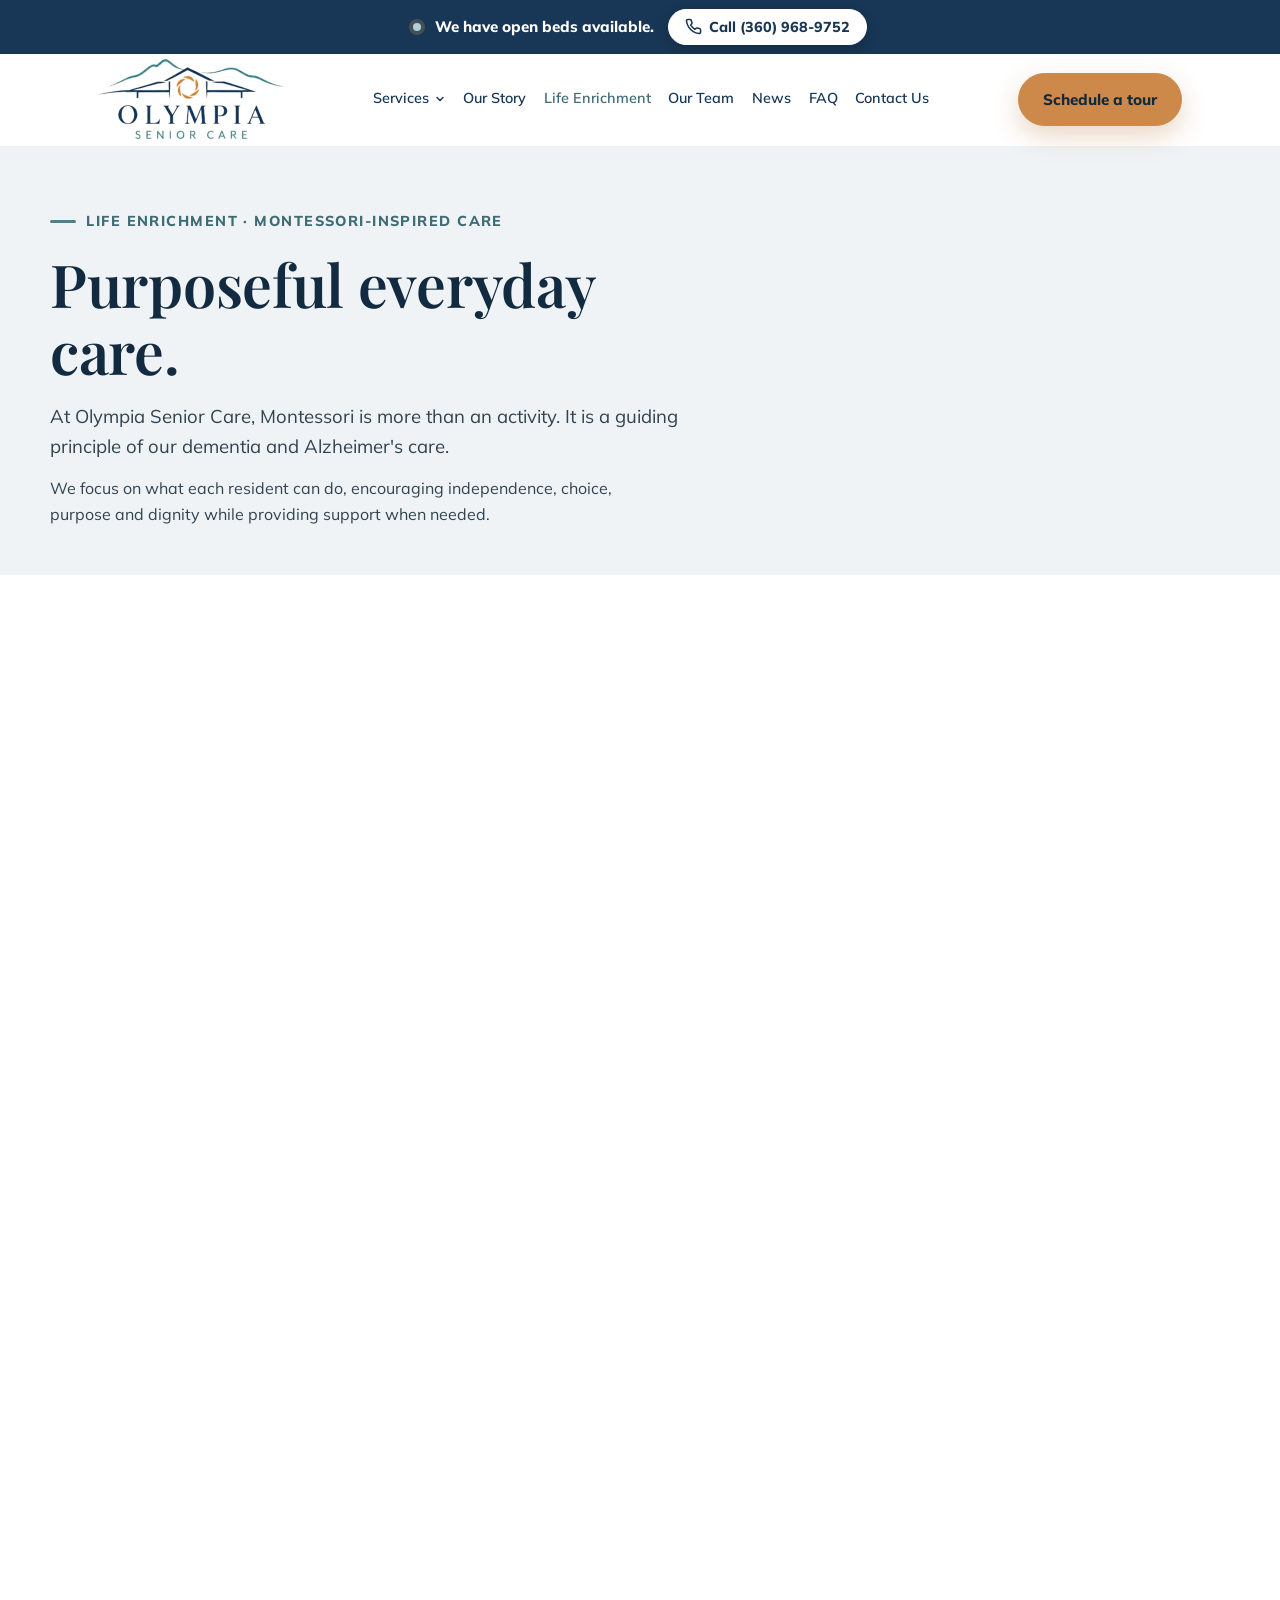
<file: montessori.html>
<!DOCTYPE html>
<html lang="en">
<head>
<meta charset="UTF-8">
<meta name="viewport" content="width=device-width, initial-scale=1.0">
<title>Life Enrichment &amp; Montessori Dementia Care in Olympia, WA | Olympia Senior Care</title>
<meta name="description" content="How Olympia Senior Care uses Montessori principles in everyday dementia and Alzheimer's care in West Olympia: mealtimes, personal care, gardening, music and movement built around what each resident can still do.">
<link rel="canonical" href="https://olympiaseniorcarehome.com/montessori.html">
<style>@font-face{font-family:'Mulish';font-style:normal;font-weight:400;font-display:swap;src:url('fonts/Mulish-400.woff2') format('woff2')}@font-face{font-family:'Mulish';font-style:normal;font-weight:600;font-display:swap;src:url('fonts/Mulish-600.woff2') format('woff2')}@font-face{font-family:'Mulish';font-style:normal;font-weight:700;font-display:swap;src:url('fonts/Mulish-700.woff2') format('woff2')}@font-face{font-family:'Mulish';font-style:normal;font-weight:800;font-display:swap;src:url('fonts/Mulish-800.woff2') format('woff2')}@font-face{font-family:'Playfair Display';font-style:normal;font-weight:500;font-display:swap;src:url('fonts/PlayfairDisplay-500.woff2') format('woff2')}@font-face{font-family:'Playfair Display';font-style:normal;font-weight:600;font-display:swap;src:url('fonts/PlayfairDisplay-600.woff2') format('woff2')}@font-face{font-family:'Playfair Display';font-style:normal;font-weight:700;font-display:swap;src:url('fonts/PlayfairDisplay-700.woff2') format('woff2')}:root{--teal:#094A5C;--teal-deep:#063744;--teal-mid:#1C6377;--amber:#D07C1A;--gold:#8A5510;--amber-lt:#E8A857;--cream:#FBF6EE;--sand:#F4EADA;--sand-deep:#EADDC7;--white:#fff;--line:#E4D8C4;--ink:#0B2F3B;--body:#3A4A50;--muted:#5E6D73;--on-teal:#E4EDEF;--f-serif:'Newsreader',Georgia,'Times New Roman',serif;--f-sans:'Mulish',system-ui,-apple-system,'Segoe UI',sans-serif;--max:1180px;--pad:clamp(1.25rem,5vw,3rem);--r-sm:12px;--r-md:18px;--r-lg:26px;--pill:100px;--sh-sm:0 8px 24px rgba(9,74,92,.07);--sh-md:0 16px 40px rgba(9,74,92,.12);--sh-cta:0 10px 26px rgba(9,74,92,.24)}*{margin:0;padding:0;box-sizing:border-box}html{scroll-behavior:smooth}body{font-family:var(--f-sans);color:var(--body);background:var(--cream);line-height:1.65;-webkit-font-smoothing:antialiased}img{max-width:100%;height:auto;display:block}a{color:var(--teal);text-underline-offset:3px}h1,h2,h3,h4{font-family:var(--f-serif);color:var(--ink);font-weight:500;line-height:1.14;letter-spacing:-.01em}h1{font-size:clamp(2.25rem,5vw,3.7rem)}h2{font-size:clamp(1.8rem,3.5vw,2.55rem)}h3{font-size:1.55rem;font-weight:600;color:var(--teal)}h4{font-size:1.2rem;font-weight:600}section{padding:clamp(3.5rem,7vw,6rem) var(--pad)}.inner{max-width:var(--max);margin:0 auto}.narrow{max-width:760px;margin:0 auto}.eyebrow{font-family:var(--f-sans);font-weight:800;font-size:.88rem;letter-spacing:.12em;text-transform:uppercase;color:var(--gold);margin-bottom:1rem;display:flex;align-items:center;gap:.65rem;width:fit-content}.eyebrow::before{content:"";flex:none;width:26px;height:3px;border-radius:2px;background:var(--amber)}.center .eyebrow{margin-left:auto;margin-right:auto}.lede{font-size:clamp(1.03rem,1.5vw,1.16rem);max-width:58ch}.sec-head{max-width:62ch;margin-bottom:clamp(1.8rem,3vw,2.6rem)}.sec-head p{margin-top:.75rem}em.accent{font-style:italic;color:var(--teal-mid)}.sand{background:var(--sand)}p+p{margin-top:1rem}.center{text-align:center}.center .sec-head,.center .lede{margin-left:auto;margin-right:auto}.skip{position:absolute;left:-9999px;top:0;background:var(--teal);color:#fff;padding:.7rem 1.1rem;border-radius:0 0 var(--r-sm) 0;z-index:200;font-weight:700}.skip:focus{left:0}.logo{display:flex;align-items:center;gap:.6rem;text-decoration:none}.logo img{height:46px;width:auto}@media(max-width:560px){.logo img{height:38px}}.nav{position:sticky;top:0;z-index:60;background:rgba(251,246,238,.92);backdrop-filter:blur(10px);border-bottom:1px solid transparent;transition:border-color .2s,box-shadow .2s}.nav.stuck{border-bottom-color:var(--line);box-shadow:var(--sh-sm)}.nav-in{max-width:var(--max);margin:0 auto;padding:.6rem var(--pad);display:flex;align-items:center;justify-content:space-between;gap:1rem}.nav-links{display:flex;gap:1.35rem}.nav-links a{font-weight:600;font-size:.9rem;color:var(--teal);text-decoration:none;padding:.4rem 0}.nav-links a:hover{color:var(--gold)}.nav-cta{display:flex;align-items:center;gap:.8rem}.nav-phone{font-weight:800;color:var(--teal);text-decoration:none;font-size:.95rem;white-space:nowrap}.menu-toggle{display:none;background:none;border:0;color:var(--teal);cursor:pointer;padding:.35rem}.drawer{display:none;border-top:1px solid var(--line);background:var(--cream);padding:.6rem var(--pad) 1.1rem}.drawer.open{display:block}.drawer a{display:block;padding:.7rem 0;font-weight:600;color:var(--teal);text-decoration:none;border-bottom:1px solid var(--line)}.drawer .btn{margin-top:.9rem;width:100%}.btn{display:inline-flex;align-items:center;justify-content:center;gap:.5rem;min-height:44px;padding:.8rem 1.5rem;border-radius:var(--pill);font-family:var(--f-sans);font-weight:700;font-size:.95rem;text-decoration:none;border:1.5px solid transparent;cursor:pointer;transition:transform .15s,background .15s,color .15s}.btn-primary{background:var(--teal);color:#fff;box-shadow:var(--sh-cta)}.btn-primary:hover{background:var(--teal-deep);transform:translateY(-2px)}.btn-secondary{border-color:var(--teal);color:var(--teal);background:transparent}.btn-secondary:hover{background:var(--teal);color:#fff;transform:translateY(-2px)}.btn-ghost{border-color:rgba(228,237,239,.55);color:#fff;background:transparent}.btn-ghost:hover{background:#fff;color:var(--teal)}.btn-lg{font-size:1.02rem;padding:.95rem 1.8rem}a:focus-visible,button:focus-visible,input:focus-visible,textarea:focus-visible,select:focus-visible{outline:3px solid var(--teal);outline-offset:2px}.on-teal a:focus-visible,.on-teal button:focus-visible{outline-color:#fff}.hero{padding-top:clamp(2.2rem,4.5vw,3.4rem)}.hero-grid{display:grid;grid-template-columns:1.02fr .98fr;gap:clamp(2rem,5vw,4rem);align-items:center}.hero-photo{border-radius:var(--r-lg);overflow:hidden;box-shadow:var(--sh-md);aspect-ratio:4/5}.hero-photo img{width:100%;height:100%;object-fit:cover}.hero-actions{display:flex;flex-wrap:wrap;gap:.75rem;margin:1.7rem 0 1.4rem}.trust{display:flex;flex-wrap:wrap;gap:.5rem .9rem;list-style:none;font-size:.88rem;color:var(--muted);font-weight:600}.trust li{display:flex;align-items:center;gap:.4rem}.trust svg{flex:none;color:var(--teal-mid)}.badge{display:inline-flex;align-items:center;gap:.45rem;background:var(--sand-deep);color:var(--gold);font-weight:800;font-size:.76rem;letter-spacing:.06em;text-transform:uppercase;padding:.4rem .85rem;border-radius:var(--pill);margin-bottom:1rem}.badge .dot{width:7px;height:7px;border-radius:50%;background:var(--amber)}.facts{background:var(--teal);padding:clamp(2rem,4vw,2.9rem) var(--pad)}.facts-grid{display:grid;grid-template-columns:repeat(4,1fr);gap:1.5rem;text-align:center}.facts b{display:block;font-family:var(--f-serif);font-size:clamp(1.7rem,3vw,2.3rem);color:#fff;font-weight:500;line-height:1.1}.facts span{display:block;color:var(--on-teal);font-size:.83rem;margin-top:.3rem;letter-spacing:.03em}.grid-3{display:grid;grid-template-columns:repeat(3,1fr);gap:1.4rem}.grid-2{display:grid;grid-template-columns:repeat(2,1fr);gap:1.4rem}.card{background:var(--white);border:1px solid var(--line);border-radius:var(--r-md);padding:1.6rem;box-shadow:var(--sh-sm);transition:transform .18s,box-shadow .18s}.card:hover{transform:translateY(-4px);box-shadow:var(--sh-md)}.card h3{margin-bottom:.55rem}.card .num{font-family:var(--f-serif);font-size:2rem;color:var(--amber);line-height:1;display:block;margin-bottom:.5rem}.icon{width:42px;height:42px;border-radius:12px;background:var(--sand-deep);color:var(--teal);display:grid;place-items:center;margin-bottom:.95rem}.ticks{list-style:none;margin-top:.9rem;display:grid;gap:.55rem}.ticks li{display:flex;gap:.6rem;align-items:flex-start;font-size:.95rem}.ticks svg{flex:none;margin-top:.35rem;color:var(--amber)}.tags{display:flex;flex-wrap:wrap;gap:.55rem;list-style:none;margin-top:1.2rem}.tags li{background:var(--white);border:1px solid var(--line);border-radius:var(--pill);padding:.45rem 1rem;font-size:.92rem;font-weight:600;color:var(--ink)}.sand .tags li{background:var(--cream)}.lead-in{display:block;font-family:var(--f-sans);font-size:.74rem;font-weight:800;letter-spacing:.12em;text-transform:uppercase;color:var(--gold);margin-bottom:.5rem}.more{display:inline-flex;align-items:center;gap:.4rem;font-weight:700;font-size:.94rem;text-decoration:none;margin-top:1.1rem}.more:hover{text-decoration:underline}.compare{display:grid;grid-template-columns:1fr 1fr;gap:1.2rem;margin-top:1.8rem}.compare>div{border-radius:var(--r-md);padding:1.5rem;border:1px solid var(--line)}.compare .them{background:var(--white)}.compare .us{background:var(--teal);border-color:var(--teal)}.compare .us h4,.compare .us p{color:#fff}.compare .us .big{color:var(--amber-lt)}.compare .big{font-family:var(--f-serif);font-size:clamp(2.2rem,5vw,3rem);line-height:1;color:var(--muted);display:block;margin-bottom:.4rem}.compare p{font-size:.93rem;margin-top:.5rem;color:var(--muted)}.compare .us p{color:var(--on-teal)}.quote{background:var(--sand);border-left:4px solid var(--amber);border-radius:0 var(--r-md) var(--r-md) 0;padding:1.6rem 1.8rem;margin:1.6rem 0}.quote p{font-family:var(--f-serif);font-size:clamp(1.15rem,2vw,1.4rem);line-height:1.45;color:var(--ink);font-style:italic}.quote cite{display:block;margin-top:.9rem;font-family:var(--f-sans);font-style:normal;font-size:.83rem;font-weight:800;letter-spacing:.1em;text-transform:uppercase;color:var(--gold)}.split{display:grid;grid-template-columns:1fr 1fr;gap:clamp(2rem,5vw,3.6rem);align-items:center}.split img{border-radius:var(--r-lg);box-shadow:var(--sh-md)}.split img.portrait{max-width:min(470px,100%);margin-inline:auto}.split.flip>*:first-child{order:2}.team-grid{display:grid;grid-template-columns:repeat(3,1fr);gap:1.4rem}.member{background:var(--white);border:1px solid var(--line);border-radius:var(--r-md);overflow:hidden;box-shadow:var(--sh-sm);display:flex;flex-direction:column}.member .por{aspect-ratio:1/1;background:linear-gradient(145deg,var(--sand-deep),var(--sand));display:grid;place-items:center;position:relative;border-bottom:1px solid var(--line)}.member .mono{font-family:var(--f-serif);font-size:3.2rem;color:var(--teal);opacity:.55}.member .por .tag{position:absolute;bottom:.7rem;left:.7rem;background:rgba(255,255,255,.92);color:var(--gold);font-size:.66rem;font-weight:800;letter-spacing:.08em;text-transform:uppercase;padding:.28rem .6rem;border-radius:var(--pill)}.member .body{padding:1.4rem;flex:1;display:flex;flex-direction:column}.member .role{font-size:.87rem;color:var(--muted);margin-top:.15rem}.member .yrs{font-size:.78rem;font-weight:800;letter-spacing:.06em;text-transform:uppercase;color:var(--gold);margin-top:.7rem}.member blockquote{font-family:var(--f-serif);font-style:italic;color:var(--ink);font-size:1rem;line-height:1.5;margin-top:.9rem;padding-top:.9rem;border-top:1px solid var(--line)}.gal{display:grid;grid-template-columns:repeat(4,1fr);gap:1rem}.gal figure{border-radius:var(--r-md);overflow:hidden;position:relative;background:var(--sand);aspect-ratio:4/3}.gal img{width:100%;height:100%;object-fit:cover;transition:transform .4s}.gal figure:hover img{transform:scale(1.04)}.gal figcaption{position:absolute;left:.6rem;bottom:.6rem;background:rgba(255,255,255,.93);color:var(--teal);font-size:.73rem;font-weight:700;padding:.3rem .62rem;border-radius:var(--pill)}.gal .wide{grid-column:span 2;aspect-ratio:8/3}.feats{display:grid;grid-template-columns:repeat(3,1fr);gap:1.4rem}.feat{background:var(--white);border:1px solid var(--line);border-radius:var(--r-md);overflow:hidden;box-shadow:var(--sh-sm);transition:transform .18s,box-shadow .18s}.feat:hover{transform:translateY(-4px);box-shadow:var(--sh-md)}.feat .shot{aspect-ratio:4/3;overflow:hidden}.feat .shot img{width:100%;height:100%;object-fit:cover;transition:transform .4s}.feat:hover .shot img{transform:scale(1.04)}.feat .txt{padding:1.35rem}.feat h3{font-size:1.4rem;margin-bottom:.45rem}.feat p{font-size:.95rem}.faqs{max-width:840px;margin:0 auto;border-top:1px solid var(--line)}.faq{border-bottom:1px solid var(--line)}.faq summary{list-style:none;cursor:pointer;display:block;position:relative;padding:1.35rem 3.2rem 1.35rem 0;font-family:var(--f-serif);font-size:1.38rem;font-weight:500;color:var(--ink);line-height:1.3}.faq summary::-webkit-details-marker{display:none}.faq summary:hover{color:var(--teal-mid)}.faq summary::after{content:"+";position:absolute;right:.4rem;top:50%;transform:translateY(-50%);font-family:var(--f-sans);font-size:1.7rem;font-weight:300;line-height:1;color:var(--amber);transition:transform .2s}.faq[open] summary{color:var(--teal-mid)}.faq[open] summary::after{transform:translateY(-50%) rotate(45deg)}.faq .a{padding:0 3.2rem 1.5rem 0;font-size:1rem;line-height:1.72;color:var(--body)}.loc{display:grid;grid-template-columns:1fr 1.15fr;align-items:stretch;padding:0}.loc-copy{padding:clamp(2.4rem,5vw,3.6rem) var(--pad);display:flex;flex-direction:column;justify-content:center;gap:.5rem}.loc-copy .addr{font-family:var(--f-serif);font-size:1.35rem;color:var(--ink);line-height:1.4}.loc-map{position:relative;min-height:360px;background:var(--sand-deep)}.loc-map iframe{position:absolute;inset:0;width:100%;height:100%;border:0}.member .por img{width:100%;height:100%;object-fit:cover}.tour{max-width:980px;margin:0 auto;border-radius:var(--r-lg);overflow:hidden;box-shadow:var(--sh-md);background:var(--ink)}.tour video{display:block;width:100%;height:auto;aspect-ratio:16/9;background:var(--ink)}.acts{display:flex;flex-wrap:wrap;justify-content:center;gap:1.4rem}.acts .feat{flex:0 1 calc((100% - 2.8rem)/3)}.feat .shot.blank{display:grid;place-items:center;background:linear-gradient(145deg,var(--sand-deep),var(--sand));color:var(--teal)}.feat .shot.blank svg{width:64px;height:64px;opacity:.85}.quote.big p{font-size:clamp(1.35rem,2.6vw,1.85rem)}.cta-band .tagline{font-family:var(--f-serif);font-style:italic;font-size:clamp(1.2rem,2vw,1.45rem);color:var(--amber-lt)}.contact-grid{display:grid;grid-template-columns:1fr 1fr;gap:clamp(2rem,5vw,3.4rem);align-items:start}.panel{background:var(--white);border:1px solid var(--line);border-radius:var(--r-lg);padding:clamp(1.5rem,3vw,2.2rem);box-shadow:var(--sh-md)}.field{margin-bottom:1rem}label{display:block;font-size:.74rem;font-weight:800;letter-spacing:.09em;text-transform:uppercase;color:var(--muted);margin-bottom:.4rem}input,textarea,select{width:100%;background:var(--cream);border:1px solid var(--line);border-radius:var(--r-sm);padding:.8rem 1rem;font-family:var(--f-sans);font-size:1rem;color:var(--body)}input::placeholder,textarea::placeholder{color:var(--muted);opacity:.75}input:focus,textarea:focus,select:focus{border-color:var(--teal-mid);background:#fff;box-shadow:0 0 0 3px rgba(28,99,119,.14);outline:none}.form-note{font-size:.82rem;color:var(--muted);margin-top:.85rem}.contact-list{list-style:none;display:grid;gap:1.1rem;margin-top:1.6rem}.contact-list li{display:flex;gap:.85rem;align-items:flex-start}.contact-list svg{flex:none;margin-top:.25rem;color:var(--teal-mid)}.contact-list b{display:block;color:var(--ink);font-size:.95rem}.contact-list a{font-weight:700;text-decoration:none}.contact-list a:hover{text-decoration:underline}.ok{display:none;background:var(--sand);border:1px solid var(--amber);border-radius:var(--r-md);padding:1.4rem;color:var(--ink)}.ok.show{display:block}.cta-band{background:var(--teal);color:#fff;text-align:center}.cta-band h2,.cta-band p{color:#fff}.cta-band p{max-width:56ch;margin:.9rem auto 0;color:var(--on-teal)}.cta-band .hero-actions{justify-content:center}.page-head{background:var(--sand);padding:clamp(2.6rem,5vw,4rem) var(--pad) clamp(2.2rem,4vw,3rem)}.prose{max-width:68ch}.prose h2{margin:2.4rem 0 .8rem}.prose h3{margin:1.8rem 0 .5rem}.prose ul{margin:1rem 0 1rem 1.1rem;display:grid;gap:.5rem}.prose img{border-radius:var(--r-lg);box-shadow:var(--sh-md);margin:1.8rem 0}.foot{background:var(--teal-deep);color:var(--on-teal);padding:clamp(3rem,5vw,4rem) var(--pad) 1.6rem}.foot-grid{display:grid;grid-template-columns:1.3fr 1fr 1fr 1fr;gap:2.2rem;max-width:var(--max);margin:0 auto}.foot h4{color:#fff;font-family:var(--f-sans);font-size:.76rem;font-weight:800;letter-spacing:.13em;text-transform:uppercase;margin-bottom:1rem}.foot a{color:var(--on-teal);text-decoration:none}.foot a:hover{color:#fff;text-decoration:underline}.foot ul{list-style:none;display:grid;gap:.6rem;font-size:.93rem}.foot .brandline{font-family:var(--f-serif);font-size:1.15rem;color:#fff;margin-bottom:.6rem}.foot .tag{font-size:.93rem;max-width:34ch}.foot-bot{max-width:var(--max);margin:2.4rem auto 0;padding-top:1.3rem;border-top:1px solid rgba(228,237,239,.18);display:flex;flex-wrap:wrap;gap:.6rem 1.4rem;justify-content:space-between;font-size:.8rem;color:rgba(228,237,239,.78)}.foot-logo{height:54px;width:auto;margin-bottom:1rem;filter:brightness(0) invert(1);opacity:.95}@media(max-width:960px){.acts .feat{flex-basis:calc((100% - 1.4rem)/2)}.loc{grid-template-columns:1fr}.loc-map{min-height:300px}.feats{grid-template-columns:repeat(2,1fr)}.hero-grid{grid-template-columns:1fr}.hero-photo{order:-1;aspect-ratio:4/3;max-height:400px}.grid-3,.team-grid{grid-template-columns:repeat(2,1fr)}.split,.contact-grid{grid-template-columns:1fr}.split.flip>*:first-child{order:0}.facts-grid{grid-template-columns:repeat(2,1fr);gap:1.6rem}.foot-grid{grid-template-columns:1fr 1fr}.gal{grid-template-columns:repeat(2,1fr)}.gal .wide{grid-column:span 2;aspect-ratio:2/1}}@media(max-width:720px){.acts .feat{flex-basis:100%}.nav-links,.nav-phone{display:none}.menu-toggle{display:block}.grid-3,.grid-2,.team-grid,.compare,.feats{grid-template-columns:1fr}.foot-grid{grid-template-columns:1fr}}@media(max-width:420px){.facts-grid{grid-template-columns:1fr;gap:1.2rem}.btn{width:100%}.hero-actions{flex-direction:column}}@media(prefers-reduced-motion:reduce){html{scroll-behavior:auto}*{transition:none!important;animation:none!important}.card:hover,.btn:hover{transform:none}.gal figure:hover img{transform:none}}@media print{.nav,.cta-band,.contact{display:none}}@media(max-width:720px){body{font-size:1.125rem}.lede{font-size:1.2rem}h2{font-size:2rem}.eyebrow{font-size:.92rem}.feat p,.card p,.faq .a,.split p,.loc-copy p,.member p{font-size:1.08rem}.tags li{font-size:1rem}.hero-grid>div:not(.hero-photo),.sec-head,.page-head .inner,.split>div,.loc-copy,.contact-grid>div:first-child,.card,.feat .txt,.member .body,.narrow{text-align:center}.eyebrow,.sec-head,.lede{margin-left:auto;margin-right:auto}.trust,.tags,.hero-actions{justify-content:center}.quote{border-left:0;border-top:4px solid var(--amber);border-radius:var(--r-md);text-align:center}.split>div.prose,.prose,.ticks,.faqs,.faq,form,.panel,.contact-list{text-align:left}}section[id]{scroll-margin-top:76px}.carelist{margin-top:clamp(1.6rem,3vw,2.2rem);padding-top:clamp(1.4rem,3vw,1.9rem);border-top:1px solid rgba(228,237,239,.22);text-align:center}.carelist-h{font-weight:800;font-size:.8rem;letter-spacing:.12em;text-transform:uppercase;color:var(--amber-lt);margin:0 auto 1.1rem;max-width:60ch;line-height:1.5}.carelist ul{list-style:none;display:grid;grid-template-columns:repeat(3,auto);justify-content:center;gap:.75rem 2.6rem}.carelist li{display:flex;align-items:center;gap:.55rem;color:#fff;font-size:1.05rem;font-weight:600;text-align:left}.carelist svg{flex:none;color:var(--amber-lt)}@media(max-width:720px){.carelist ul{grid-template-columns:1fr 1fr;justify-content:stretch;gap:.85rem 1.1rem;max-width:420px;margin:0 auto}.carelist li{font-size:1.02rem;align-items:flex-start}.carelist svg{margin-top:.28rem}}@media(max-width:420px){.carelist ul{grid-template-columns:1fr;max-width:260px}}.nav-links{align-items:center}.nav-links a[aria-current="page"],.nav-links .on{color:var(--gold)}.has-sub{position:relative}.nav-links .sub-top{display:inline-flex;align-items:center;gap:.3rem}.chev{flex:none;transition:transform .2s}.has-sub:hover .chev,.has-sub:focus-within .chev,.has-sub.open .chev{transform:rotate(180deg)}.sub{position:absolute;top:calc(100% + .6rem);left:-1rem;min-width:300px;background:var(--white);border:1px solid var(--line);border-radius:var(--r-md);box-shadow:var(--sh-md);padding:.45rem;opacity:0;visibility:hidden;transform:translateY(6px);transition:opacity .15s,transform .15s,visibility .15s;z-index:70}.sub::before{content:"";position:absolute;left:0;right:0;top:-.9rem;height:.9rem}.has-sub:hover .sub,.has-sub:focus-within .sub,.has-sub.open .sub{opacity:1;visibility:visible;transform:none}.nav-links .sub a{display:block;padding:.62rem .85rem;border-radius:10px;font-size:.95rem;white-space:nowrap;color:var(--teal)}.nav-links .sub a:hover,.nav-links .sub a[aria-current="page"]{background:var(--sand);color:var(--teal)}.nav-links .sub .sub-all{margin-top:.3rem;border-top:1px solid var(--line);border-radius:0 0 10px 10px;padding-top:.75rem;color:var(--gold);font-size:.8rem;font-weight:800;letter-spacing:.1em;text-transform:uppercase}@media(max-width:1200px){.nav-phone{display:none}}@media(max-width:1020px){.nav-links{display:none}.menu-toggle{display:block}}.drawer.open{max-height:calc(100vh - 62px);overflow-y:auto}.drawer .drawer-top{border-bottom:0;padding-bottom:.3rem}.drawer-sub{margin:0 0 .5rem .15rem;padding-left:.95rem;border-left:2px solid var(--amber-lt)}.drawer .drawer-sub a{border-bottom:0;padding:.42rem 0;font-size:.97rem;color:var(--body)}.drawer-sub+a{border-top:1px solid var(--line)}.carelist a{color:#fff;text-decoration:underline;text-decoration-color:rgba(255,255,255,.45);text-underline-offset:4px;text-decoration-thickness:1px}.carelist a:hover{text-decoration-color:var(--amber-lt)}.ph-split{display:grid;grid-template-columns:1.05fr .95fr;gap:clamp(2rem,5vw,3.6rem);align-items:center}.ph-split h1{max-width:17ch}.ph-split .lede{margin-top:1rem}.ph-split img{width:100%;aspect-ratio:4/3;object-fit:cover;border-radius:var(--r-lg);box-shadow:var(--sh-md)}.checks{list-style:none;display:grid;grid-template-columns:1fr 1fr;gap:1rem 2.4rem;text-align:left}.checks.one{grid-template-columns:1fr;margin-top:1.2rem}.checks li{display:flex;gap:.7rem;align-items:flex-start;font-size:1.05rem;font-weight:600;color:var(--ink);line-height:1.5}.checks svg{flex:none;margin-top:.25rem;color:var(--amber)}.panel-lite{background:var(--white);border:1px solid var(--line);border-radius:var(--r-lg);padding:clamp(1.4rem,3vw,2.2rem);box-shadow:var(--sh-sm)}.note{margin-top:1.6rem;max-width:70ch}a.feat{display:block;text-decoration:none;color:inherit}a.feat .more{margin-top:.9rem}.feats.two{grid-template-columns:repeat(2,1fr)}.card .lead-in{margin-bottom:.6rem}.faq div.a p+p{margin-top:.8rem}.faq .a ul{margin:.7rem 0 0 1.2rem;display:grid;gap:.3rem}@media(max-width:960px){.ph-split{grid-template-columns:1fr}.ph-split img{max-height:340px}}@media(max-width:720px){.checks{grid-template-columns:1fr;width:fit-content;max-width:100%;margin-inline:auto}.checks li{font-size:1.06rem}.feats.two{grid-template-columns:1fr}.note{text-align:center;margin-inline:auto}}.drawer a.btn-primary{color:#fff;border-bottom:0}.drawer a.btn-primary{display:flex}.acts .card{flex:0 1 calc((100% - 2.8rem)/3)}.day .card .lead-in{margin-bottom:.35rem}@media(max-width:960px){.acts .card{flex-basis:calc((100% - 1.4rem)/2)}}@media(max-width:720px){.acts .card{flex-basis:100%}.card .icon{margin-inline:auto}}:root{--teal:#83152A;--teal-deep:#5E0E1E;--teal-mid:#9E2A3F;--amber:#83152A;--gold:#83152A;--amber-lt:#F2CCD3;--ink:#1F1B1C;--body:#3B3637;--muted:#665D5F;--on-teal:#F7E9EC;--line:#E6DBCB;--f-serif:'Playfair Display',Georgia,'Times New Roman',serif;--f-label:'Oswald','Arial Narrow',system-ui,sans-serif;--sh-sm:0 8px 24px rgba(60,18,26,.07);--sh-md:0 16px 40px rgba(60,18,26,.12);--sh-cta:0 10px 26px rgba(131,21,42,.26)}h1,h2,h3,h4{letter-spacing:-.005em}h1{font-weight:600}input:focus,textarea:focus,select:focus{box-shadow:0 0 0 3px rgba(131,21,42,.14)}.eyebrow,.carelist-h,.badge,.lead-in,.foot h4,.quote cite,.member .yrs,.nav-links .sub .sub-all{font-family:var(--f-label);font-weight:500}.eyebrow{font-size:.98rem;letter-spacing:.1em}.carelist-h{font-size:.92rem;letter-spacing:.1em}.badge{font-size:.82rem;letter-spacing:.08em}.lead-in{font-size:.86rem;letter-spacing:.1em}.foot h4{font-size:.9rem;letter-spacing:.12em}.quote cite{font-size:.9rem;letter-spacing:.1em}.nav-links .sub .sub-all{font-size:.88rem;letter-spacing:.1em}.logo img{height:44px;width:auto}.foot{background:#1F1B1C}.foot-logo{height:72px;width:auto}@media(max-width:560px){.logo img{height:34px}}@media(max-width:720px){.eyebrow{font-size:1rem}}@media(max-width:560px){.nav-cta{gap:.5rem;flex-shrink:0}.nav-cta .btn{white-space:nowrap;padding:.5rem .95rem;font-size:.86rem;min-height:40px;width:auto}.menu-toggle{padding:.25rem}}.logo{min-width:0}.logo img{object-fit:contain;object-position:left center;max-width:100%}:root{--f-label:var(--f-sans)}em.accent{font-style:normal}h3,h4{font-family:var(--f-sans);font-weight:700;letter-spacing:0;line-height:1.3}h3{font-size:1.38rem}.feat h3{font-size:1.3rem}.quote p{font-family:var(--f-sans);font-style:normal;font-weight:600;font-size:clamp(1.12rem,1.8vw,1.28rem);line-height:1.6;color:var(--ink)}.quote.big p{font-size:clamp(1.2rem,2.2vw,1.45rem)}.quote cite{font-family:var(--f-sans);font-weight:700;font-size:.95rem;letter-spacing:.02em;text-transform:none;color:var(--muted)}.member blockquote{font-family:var(--f-sans);font-style:normal;font-weight:600}.cta-band .tagline{font-family:var(--f-sans);font-style:normal;font-weight:700;font-size:1.15rem}.faq summary{font-family:var(--f-sans);font-weight:700;font-size:1.18rem;line-height:1.4}.loc-copy .addr{font-family:var(--f-sans);font-weight:700;font-size:1.2rem}.eyebrow,.carelist-h,.badge,.lead-in,.foot h4,.member .yrs,.nav-links .sub .sub-all{font-family:var(--f-sans);font-weight:800}.eyebrow{font-size:.9rem;letter-spacing:.1em}.carelist-h{font-size:.85rem;letter-spacing:.08em}.badge{font-size:.78rem;letter-spacing:.06em}.lead-in{font-size:.8rem;letter-spacing:.1em}.foot h4{font-size:.8rem;letter-spacing:.12em}.nav-links .sub .sub-all{font-size:.8rem;letter-spacing:.08em}@media(max-width:720px){.eyebrow{font-size:.95rem}.faq summary{font-size:1.12rem}}.team-grid.two{grid-template-columns:repeat(2,1fr);max-width:860px;margin-inline:auto}.member .por .mono{font-family:var(--f-serif)}.member .note-photo{font-size:.8rem;color:var(--muted);margin-top:.6rem}@media(max-width:720px){.team-grid.two{grid-template-columns:1fr}}.team-grid.two .member .por{aspect-ratio:16/9}:root{--teal:#0B3D5C;--teal-deep:#072C43;--teal-mid:#1D5F87;--amber:#2E8B57;--gold:#23704A;--amber-lt:#A7DDBF;--cream:#FFFFFF;--sand:#EEF5F9;--sand-deep:#DCEAF2;--line:#D5E3EC;--ink:#0E2A3B;--body:#33454F;--muted:#56666F;--on-teal:#E6F0F6;--orange:#C25700;--orange-deep:#A04700;--sh-sm:0 8px 24px rgba(11,61,92,.07);--sh-md:0 16px 40px rgba(11,61,92,.12);--sh-cta:0 10px 26px rgba(194,87,0,.28)}input:focus,textarea:focus,select:focus{box-shadow:0 0 0 3px rgba(11,61,92,.16)}.foot{background:#0A2E45}.btn-primary,.on-teal .btn-primary{background:var(--orange);color:#fff;border-color:var(--orange)}.btn-primary:hover,.on-teal .btn-primary:hover{background:var(--orange-deep);border-color:var(--orange-deep);color:#fff}.nav-phone{font-size:1.2rem;font-weight:800;color:var(--teal)}.btn[href^="tel:"]{font-size:1.15rem;font-weight:800;letter-spacing:.01em}.contact-list a[href^="tel:"]{font-size:1.3rem;font-weight:800}.foot a[href^="tel:"]{font-size:1.15rem;font-weight:800}.drawer a[href^="tel:"]{font-size:1.15rem;font-weight:800}.faq-group{margin-top:clamp(2.4rem,5vw,3.4rem)}.faq-group:first-child{margin-top:0}.faq-group>h2{margin-bottom:1.1rem}.faq .a ul{margin:.6rem 0 .8rem 1.2rem}.faq .a li{margin:.2rem 0}.faq .a p+p{margin-top:.7rem}.faq .a .say{border-left:4px solid var(--amber);background:var(--sand);padding:.8rem 1rem;border-radius:0 12px 12px 0;margin:.7rem 0}.faq .a b.short{display:block;color:var(--ink);margin-bottom:.5rem}.faq-cta{display:flex;flex-wrap:wrap;gap:.8rem;margin-top:.9rem}.benchmark{font-size:.95rem;color:var(--muted)}.tagline{font-family:var(--f-serif);font-size:1.3rem;color:var(--teal);margin-top:.6rem}.nav{background:rgba(255,255,255,.95)}.nav-links{gap:1.1rem}.nav-links a,.nav-links .sub-top{white-space:nowrap}@media(max-width:1320px){.nav-phone{display:none}}@media(max-width:1120px){.nav-links{display:none}.menu-toggle{display:block}}.nav-cta .btn{white-space:nowrap}:root{--teal:#0E4A7A;--teal-deep:#0A3559;--teal-mid:#1878C0;--amber:#10B0A8;--gold:#0B7A73;--amber-lt:#7FDCD3;--orange:#F8A038;--orange-deep:#E88C1E;--sand:#EEF6FA;--sand-deep:#DCEDF5;--line:#D3E4EE;--sh-cta:0 10px 26px rgba(232,140,30,.30)}.foot{background:#0A3559}.btn-primary,.on-teal .btn-primary{color:#0E2A3B;font-weight:800}.btn-primary:hover,.on-teal .btn-primary:hover{color:#0E2A3B}.logo img{height:58px}@media(max-width:560px){.logo img{height:44px}}.foot-logo{filter:none;opacity:1;height:84px;background:#fff;padding:10px 14px;border-radius:14px;box-sizing:content-box}:root{--teal:#183655;--teal-deep:#102540;--teal-mid:#2C5E84;--amber:#557F88;--gold:#3F6B74;--amber-lt:#AFD0D6;--orange:#CC8949;--orange-deep:#B5712F;--sand:#EFF3F6;--sand-deep:#DFE8EE;--line:#D6E0E7;--ink:#122B41;--body:#31434F;--muted:#56666F;--sh-cta:0 10px 26px rgba(181,113,47,.28)}.foot{background:#102540}.btn-primary,.on-teal .btn-primary{background:var(--orange);border-color:var(--orange);color:#12283D}.btn-primary:hover,.on-teal .btn-primary:hover{background:var(--orange-deep);border-color:var(--orange-deep);color:#fff}.logo img{height:80px}@media(max-width:900px){.logo img{height:64px}}@media(max-width:560px){.logo img{height:54px}}.nav-in{padding-top:.35rem;padding-bottom:.35rem}.foot-logo{height:92px}.gal figcaption{font-size:1rem;line-height:1.45}.facts span{font-size:.95rem}.badge{font-size:.9rem}.lead-in{font-size:.95rem}.carelist-h{font-size:.95rem}.quote cite{font-size:.95rem}.member .role{font-size:.95rem}.member .yrs{font-size:.95rem}.member .note-photo{font-size:.95rem}.member .por .tag{font-size:.88rem}label{font-size:.95rem}.form-note{font-size:.95rem}.foot h4{font-size:.95rem}.foot-bot{font-size:.9rem;line-height:1.5}.nav-links .sub .sub-all{font-size:.95rem}.nav-cta .btn{font-size:.95rem}.tag,.gal figcaption,.benchmark{letter-spacing:0}.photo-note{margin:0}.photo-note img{border-radius:var(--r-md);box-shadow:var(--sh-sm);width:100%;height:auto}.photo-note figcaption{margin-top:.7rem;font-size:1rem;color:var(--muted)}main>section:not(.hero):not(.facts),.foot{content-visibility:auto;contain-intrinsic-size:auto 600px}.gal figure{content-visibility:auto;contain-intrinsic-size:auto 320px}.callbar{display:none}@media(max-width:860px){.callbar{display:flex;gap:.6rem;position:fixed;left:0;right:0;bottom:0;z-index:70;padding:.6rem .8rem calc(.6rem + env(safe-area-inset-bottom));background:rgba(255,255,255,.96);backdrop-filter:blur(10px);border-top:1px solid var(--line);box-shadow:0 -6px 24px rgba(11,61,92,.10)}.callbar a{flex:1;display:inline-flex;align-items:center;justify-content:center;gap:.45rem;min-height:50px;border-radius:var(--pill);font-weight:800;font-size:1.05rem;text-decoration:none;letter-spacing:.01em}.callbar-call{background:var(--teal);color:#fff}.callbar-tour{background:var(--orange);color:#12283D}body{padding-bottom:78px}}@media(max-width:380px){.callbar a{font-size:.95rem;min-height:46px}}.fit-grid{display:grid;grid-template-columns:1fr 1fr;gap:clamp(1.2rem,3vw,2rem);align-items:start}.fit-col{background:var(--cream);border:1px solid var(--line);border-radius:var(--r-md);padding:clamp(1.2rem,2.5vw,1.8rem)}.fit-col h3{font-size:1.2rem;margin-bottom:.9rem}.fit-col ul{list-style:none;display:grid;gap:.6rem}.fit-col li{position:relative;padding-left:1.7rem;line-height:1.55}.fit-col li::before{position:absolute;left:0;top:.05rem;font-weight:800}.fit-yes{border-left:4px solid var(--amber)}.fit-yes li::before{content:"✓";color:var(--gold)}.fit-no{border-left:4px solid var(--line)}.fit-no li::before{content:"–";color:var(--muted)}.fit-note{margin-top:1rem;padding-top:.9rem;border-top:1px solid var(--line);color:var(--muted)}@media(max-width:820px){.fit-grid{grid-template-columns:1fr}}.announce{background:var(--teal);color:var(--on-teal)}.announce-in{max-width:var(--max);margin-inline:auto;padding:.55rem var(--pad);display:flex;flex-wrap:wrap;align-items:center;justify-content:center;gap:.45rem .9rem;font-size:.95rem;text-align:center;line-height:1.4}.announce b{color:#fff;font-weight:800}.announce .dot{width:8px;height:8px;border-radius:50%;background:var(--amber-lt);box-shadow:0 0 0 4px rgba(232,168,87,.22);flex:none}.announce a{color:#fff;font-weight:800;text-decoration:underline;text-underline-offset:3px;white-space:nowrap}@media(max-width:560px){.announce-in{font-size:.88rem;padding:.5rem 1rem}}.rev-grid{display:grid;grid-template-columns:repeat(auto-fit,minmax(320px,1fr));gap:1.4rem}.rev-grid:has(>:only-child){max-width:760px}.rev{background:var(--white);border:1px solid var(--line);border-radius:var(--r-md);padding:clamp(1.3rem,2.5vw,1.9rem);box-shadow:var(--sh-sm);margin:0;display:flex;flex-direction:column;gap:.9rem}.rev .stars{color:var(--amber);font-size:1.15rem;letter-spacing:.12em;line-height:1}.rev blockquote{font-family:var(--f-serif);font-size:clamp(1.05rem,1.8vw,1.22rem);line-height:1.5;color:var(--ink);margin:0}.rev figcaption{color:var(--muted);font-size:.95rem;font-weight:700;margin-top:auto}.steps{list-style:none;counter-reset:s;margin:0;display:grid;grid-template-columns:repeat(5,1fr);gap:1.2rem}@media(max-width:1040px){.steps{grid-template-columns:repeat(3,1fr)}}@media(max-width:700px){.steps{grid-template-columns:1fr}}.steps li{counter-increment:s;background:var(--cream);border:1px solid var(--line);border-radius:var(--r-md);padding:1.3rem 1.4rem 1.4rem}.steps li::before{content:counter(s);display:flex;align-items:center;justify-content:center;width:34px;height:34px;border-radius:50%;background:var(--teal);color:#fff;font-weight:800;font-size:1rem;margin-bottom:.8rem}.steps li b{display:block;font-size:1.08rem;color:var(--ink);margin-bottom:.35rem}.steps-cta{margin-top:clamp(1.8rem,3vw,2.4rem);text-align:center}.steps-cta h3{font-size:clamp(1.4rem,3vw,1.9rem);margin-bottom:1.1rem}.steps-btns{display:flex;gap:.8rem;flex-wrap:wrap;justify-content:center}.menu-card{margin:clamp(1.8rem,3vw,2.6rem) 0 0;text-align:center}.menu-card a{display:block;border-radius:var(--r-md);overflow:hidden;box-shadow:var(--sh-md);border:1px solid var(--line)}.menu-card img{width:100%}.menu-card figcaption{margin-top:.9rem;color:var(--muted);font-size:.95rem}.faq-call{margin-top:1.1rem;font-weight:700}.faq-call a{font-weight:800;white-space:nowrap}.btn-tel{display:inline-flex;align-items:center;justify-content:center;gap:.45rem;min-height:44px;padding:.62rem 1.25rem;border-radius:var(--pill);background:var(--teal);color:#fff;font-family:var(--f-sans);font-weight:800;font-size:.95rem;line-height:1;text-decoration:none;white-space:nowrap;border:1.5px solid var(--teal);box-shadow:0 6px 18px rgba(24,54,85,.22);transition:transform .15s,background .15s,box-shadow .15s}.btn-tel:hover,.btn-tel:focus-visible{background:#12283D;border-color:#12283D;color:#fff;transform:translateY(-1px)}.btn-tel svg{flex:none}.announce .btn-tel{background:#fff;color:var(--teal);border-color:#fff;box-shadow:0 4px 14px rgba(0,0,0,.18);min-height:36px;padding:.42rem 1rem;font-size:.9rem}.announce .btn-tel:hover,.announce .btn-tel:focus-visible{background:var(--on-teal);color:var(--teal);border-color:var(--on-teal)}.nav-phone.btn-tel{min-height:40px;padding:.5rem 1.05rem;font-size:.9rem;color:#fff}.faq-call{display:flex;flex-wrap:wrap;align-items:center;gap:.75rem;margin-top:1.3rem;font-weight:700}.contact-list .btn-tel{margin-top:.4rem}.drawer .btn-tel{width:100%;margin-top:.7rem;border:1.5px solid var(--teal);color:#fff}@media(max-width:560px){.announce .btn-tel{min-height:34px;padding:.38rem .9rem}}.announce a.btn-tel{text-decoration:none}.drawer a.btn-tel{display:inline-flex;justify-content:center;gap:.45rem;padding:.62rem 1.25rem;border-bottom:0}@media(max-width:1320px){.nav-phone.btn-tel{display:none}}</style>
<link rel="icon" type="image/png" href="images/icon-osc-v3.webp">
<link rel="apple-touch-icon" href="images/apple-touch-icon-osc-v3.webp">
</head>
<body>
<a class="skip" href="#main">Skip to content</a>

<div class="announce">
  <div class="announce-in">
    <span class="dot"></span>
    <b>We have open beds available.</b>
    <a class="btn-tel" href="tel:+13609689752" data-track="call" data-loc="announce"><svg width="17" height="17" viewBox="0 0 24 24" fill="none" stroke="currentColor" stroke-width="2.2" stroke-linecap="round" stroke-linejoin="round" aria-hidden="true"><path d="M22 16.9v3a2 2 0 01-2.2 2 19.8 19.8 0 01-8.6-3.1 19.5 19.5 0 01-6-6A19.8 19.8 0 012.1 4.2 2 2 0 014.1 2h3a2 2 0 012 1.7c.1 1 .4 1.9.7 2.8a2 2 0 01-.5 2.1L8.1 9.9a16 16 0 006 6l1.3-1.2a2 2 0 012.1-.5c.9.3 1.8.6 2.8.7a2 2 0 011.7 2z"/></svg>Call (360) 968-9752</a>
  </div>
</div>

<header class="nav" id="nav">
  <div class="nav-in">
    <a class="logo" href="index.html" aria-label="Olympia Senior Care, home"><img src="images/logo-osc-v3.webp" width="372" height="160" alt="Olympia Senior Care"></a>
    <nav class="nav-links" aria-label="Primary">
      <div class="has-sub">
        <a class="sub-top" href="services.html">Services<svg class="chev" width="12" height="12" viewBox="0 0 24 24" fill="none" stroke="currentColor" stroke-width="2.8" stroke-linecap="round" stroke-linejoin="round" aria-hidden="true"><path d="M6 9l6 6 6-6"/></svg></a>
        <div class="sub">
          <a href="dementia-alzheimers-care.html">Dementia &amp; Alzheimer's Care</a>
          <a href="personal-care.html">Personal Care &amp; Daily Living</a>
          <a href="recovery-care.html">Recovery Care After Hospitalization</a>
          <a href="end-of-life-care.html">End-of-Life Care</a>
          <a class="sub-all" href="services.html">All services</a>
        </div>
      </div>
      <a href="story.html">Our Story</a>
      <a href="montessori.html" aria-current="page">Life Enrichment</a>
      <a href="team.html">Our Team</a>
      <a href="news/">News</a>
      <a href="memory-care-faq.html">FAQ</a>
      <a href="contact.html">Contact Us</a>
    </nav>
    <div class="nav-cta">
      <a class="nav-phone btn-tel" href="tel:+13609689752" data-loc="hero"><svg width="17" height="17" viewBox="0 0 24 24" fill="none" stroke="currentColor" stroke-width="2.2" stroke-linecap="round" stroke-linejoin="round" aria-hidden="true"><path d="M22 16.9v3a2 2 0 01-2.2 2 19.8 19.8 0 01-8.6-3.1 19.5 19.5 0 01-6-6A19.8 19.8 0 012.1 4.2 2 2 0 014.1 2h3a2 2 0 012 1.7c.1 1 .4 1.9.7 2.8a2 2 0 01-.5 2.1L8.1 9.9a16 16 0 006 6l1.3-1.2a2 2 0 012.1-.5c.9.3 1.8.6 2.8.7a2 2 0 011.7 2z"/></svg>(360) 968-9752</a>
      <a class="btn btn-primary" href="contact.html">Schedule a tour</a>
      <button class="menu-toggle" id="menuToggle" aria-label="Open menu" aria-expanded="false" aria-controls="drawer">
        <svg width="26" height="26" viewBox="0 0 24 24" fill="none" stroke="currentColor" stroke-width="2" stroke-linecap="round"><path d="M3 6h18M3 12h18M3 18h18"/></svg>
      </button>
    </div>
  </div>
  <div class="drawer" id="drawer">
    <a class="drawer-top" href="services.html">Services</a>
    <div class="drawer-sub">
      <a href="dementia-alzheimers-care.html">Dementia &amp; Alzheimer's Care</a>
      <a href="personal-care.html">Personal Care &amp; Daily Living</a>
      <a href="recovery-care.html">Recovery Care After Hospitalization</a>
      <a href="end-of-life-care.html">End-of-Life Care</a>
    </div>
    <a href="story.html">Our Story</a>
    <a href="montessori.html">Life Enrichment</a>
    <a href="team.html">Our Team</a>
    <a href="news/">News</a>
    <a href="memory-care-faq.html">FAQ</a>
    <a href="contact.html">Contact Us</a>
    <a class="btn-tel" href="tel:+13609689752" data-loc="hero"><svg width="17" height="17" viewBox="0 0 24 24" fill="none" stroke="currentColor" stroke-width="2.2" stroke-linecap="round" stroke-linejoin="round" aria-hidden="true"><path d="M22 16.9v3a2 2 0 01-2.2 2 19.8 19.8 0 01-8.6-3.1 19.5 19.5 0 01-6-6A19.8 19.8 0 012.1 4.2 2 2 0 014.1 2h3a2 2 0 012 1.7c.1 1 .4 1.9.7 2.8a2 2 0 01-.5 2.1L8.1 9.9a16 16 0 006 6l1.3-1.2a2 2 0 012.1-.5c.9.3 1.8.6 2.8.7a2 2 0 011.7 2z"/></svg>Call (360) 968-9752</a>
    <a class="btn btn-primary" href="contact.html">Schedule a tour</a>
  </div>
</header>

<main id="main">

<!-- Peter's own copy, sent 10 Sep. Em dashes turned into full stops; otherwise his words. -->
<div class="page-head">
  <div class="inner">
    <p class="eyebrow">Life enrichment &middot; Montessori-inspired care</p>
    <h1 style="max-width:18ch">Purposeful everyday care.</h1>
    <p class="lede" style="margin-top:1rem">At Olympia Senior Care, Montessori is more than an activity. It is a guiding principle of our dementia and Alzheimer's care.</p>
    <p style="margin-top:.8rem;max-width:60ch">We focus on what each resident can do, encouraging independence, choice, purpose and dignity while providing support when needed.</p>
  </div>
</div>

<section>
  <div class="inner">
    <div class="sec-head">
      <p class="eyebrow">What it looks like</p>
      <h2>Montessori in daily life.</h2>
      <p>Everyday routines become opportunities for meaningful participation.</p>
    </div>
    <div class="acts">
      <article class="feat">
        <div class="shot"><img src="images/kitchen.webp" width="1100" height="619" loading="lazy" alt="The kitchen at Olympia Senior Care, with granite counters, a breakfast bar and a stainless range."
           srcset="images/kitchen-480.webp 480w, images/kitchen-800.webp 800w, images/kitchen.webp 1100w"
           sizes="(max-width:960px) 92vw, 46vw"></div>
        <div class="txt"><h3>Mealtimes</h3><p>Choose foods, set the table, or help with simple preparation.</p></div>
      </article>
      <article class="feat">
        <div class="shot"><img src="images/bathroom.webp" width="1200" height="900" loading="lazy" alt="A bathroom with a level-entry roll-in shower and grab bars, set up for safe grooming."
           srcset="images/bathroom-480.webp 480w, images/bathroom-800.webp 800w, images/bathroom.webp 1200w"
           sizes="(max-width:960px) 92vw, 46vw"></div>
        <div class="txt"><h3>Personal care</h3><p>Participate in dressing and grooming.</p></div>
      </article>
      <article class="feat">
        <div class="shot blank" aria-hidden="true"><svg viewBox="0 0 24 24" fill="none" stroke="currentColor" stroke-width="1.6" stroke-linecap="round" stroke-linejoin="round"><path d="M4 10h16l-1.5 9a2 2 0 0 1-2 1.7H7.5a2 2 0 0 1-2-1.7z"/><path d="M8 10l3-6M16 10l-3-6"/><path d="M9 14v3M12 14v3M15 14v3"/></svg></div>
        <div class="txt"><h3>Household tasks</h3><p>Fold towels, sort laundry, or organize familiar items, for residents who find it satisfying. It is offered, never assigned.</p></div>
      </article>
      <article class="feat">
        <div class="shot"><img src="images/deck.webp" width="1100" height="734" loading="lazy" alt="The covered deck with cedar raised garden beds, where residents plant and water."
           srcset="images/deck-480.webp 480w, images/deck-800.webp 800w, images/deck.webp 1100w"
           sizes="(max-width:960px) 92vw, 46vw"></div>
        <div class="txt"><h3>Gardening</h3><p>Plant, water, and care for flowers and herbs.</p></div>
      </article>
      <article class="feat">
        <div class="shot"><img src="images/piano.webp" width="1100" height="825" loading="lazy" alt="The upright piano and its bench beside the living room fireplace."
           srcset="images/piano-480.webp 480w, images/piano-800.webp 800w, images/piano.webp 1100w"
           sizes="(max-width:960px) 92vw, 46vw"></div>
        <div class="txt"><h3>Music &amp; memories</h3><p>Enjoy favorite songs, photographs, and familiar conversations.</p></div>
      </article>
      <article class="feat">
        <div class="shot"><img src="images/exercise-room.webp" width="1200" height="900" loading="lazy" alt="The exercise room, with a recumbent bike, an exercise mat and a walking treadmill on a padded floor."
           srcset="images/exercise-room-480.webp 480w, images/exercise-room-800.webp 800w, images/exercise-room.webp 1200w"
           sizes="(max-width:960px) 92vw, 46vw"></div>
        <div class="txt"><h3>Movement</h3><p>Add safe walking and movement to the daily routine.</p></div>
      </article>
      <article class="feat">
        <div class="shot blank" aria-hidden="true"><svg viewBox="0 0 24 24" fill="none" stroke="currentColor" stroke-width="1.6" stroke-linecap="round" stroke-linejoin="round"><path d="M12 3a9 9 0 1 0 0 18c1.1 0 1.7-.8 1.7-1.7 0-.5-.2-.9-.5-1.2-.3-.3-.5-.7-.5-1.2 0-.9.8-1.7 1.7-1.7H16a5 5 0 0 0 5-5c0-4-4-7.2-9-7.2z"/><circle cx="7.5" cy="11" r="1"/><circle cx="10" cy="7" r="1"/><circle cx="14.5" cy="7" r="1"/></svg></div>
        <div class="txt"><h3>Creative expression</h3><p>Explore art, crafts, flowers, and other hands-on activities.</p></div>
      </article>
    </div>
  </div>
</section>

<!-- Peter's seven activities, from his 11 Sep email. His copy was written as advice to family
     caregivers ("encourage your loved one..."), so it is turned into "we" here; the facts are his. -->
<section class="sand" id="activities">
  <div class="inner">
    <div class="sec-head">
      <p class="eyebrow">Join in the fun</p>
      <h2>Personalized activities.</h2>
      <p>Resident activities are designed around each resident's interests and current abilities. We never stop looking for ways to support each resident's need for love, security, purpose and expression. Here are seven simple ways we bring Montessori-based activities into the day.</p>
    </div>
    <div class="acts">
      <div class="card"><span class="num">1</span><h3>Cognitive skills</h3><p>Trivia and conversation about current events for residents who enjoy a challenge, and simple puzzles or tasks that stimulate the mind for those living with more advanced dementia.</p></div>
      <div class="card"><span class="num">2</span><h3>Life skills</h3><p>We plan activities around each resident's skills, history and background. Someone who worked on a farm or in a garden might sort or plant seeds, which can bring back fond memories.</p></div>
      <div class="card"><span class="num">3</span><h3>Movement</h3><p>Purposeful movement through a full range of motion, like picking apples or flowers or placing flowers in a vase, with slow, deep breaths.</p></div>
      <div class="card"><span class="num">4</span><h3>Sensory</h3><p>Activities that engage smell, taste and touch: scented candles, identifying fruits by taste or texture, and recognizing familiar objects by touch.</p></div>
      <div class="card"><span class="num">5</span><h3>Music</h3><p>Listening to music, naming songs, and singing or dancing together. It can be deeply rewarding, and it gives residents a real sense of connection.</p></div>
      <div class="card"><span class="num">6</span><h3>Art</h3><p>Painting or drawing in a simple, calm setting, or working on a group project, so residents can express themselves and enjoy the process.</p></div>
      <div class="card"><span class="num">7</span><h3>Socialization</h3><p>Mealtimes are a chance to connect. Residents who want to can set the table or help with a favorite dish, and plenty of people simply sit and enjoy the company, and conversation over the meal builds a sense of belonging.</p></div>
    </div>
    <p class="note">We prioritize meaningful connections with our residents and their families, and an environment that supports each resident's physical and emotional well-being, so they can thrive in mind, body, and spirit.</p>
  </div>
</section>

<!-- "A day in our home", asked for on 11 Sep ("like the one you have for your parents' website").
     Every line is built from facts already on the site: meals, menu, raised beds, the late-afternoon
     routine from the FAQ, awake overnight care, Sunday tea / Thursday happy hour, the wellness update.
     No clock times, because Peter has not given a schedule. -->
<section id="day">
  <div class="inner">
    <div class="sec-head center">
      <p class="eyebrow">Life at Olympia Senior Care</p>
      <h2>A day in our home.</h2>
    </div>
    <div class="grid-3 day">
      <div class="card"><div class="icon"><svg width="21" height="21" viewBox="0 0 24 24" fill="none" stroke="currentColor" stroke-width="2" stroke-linecap="round" stroke-linejoin="round" aria-hidden="true"><path d="M12 3v2M5.6 6.6L7 8M18.4 6.6L17 8M3 14h2M19 14h2"/><path d="M7 17a5 5 0 0110 0"/><path d="M3 21h18"/></svg></div><span class="lead-in">Morning</span><h3>Breakfast together</h3><p>Breakfast around the dining table. Residents are welcome to choose their food, set the table, or help with simple preparation.</p></div>
      <div class="card"><div class="icon"><svg width="21" height="21" viewBox="0 0 24 24" fill="none" stroke="currentColor" stroke-width="2" stroke-linecap="round" stroke-linejoin="round" aria-hidden="true"><path d="M5 20c0-9 6-15 15-15 0 9-6 15-15 15z"/><path d="M5 20l8-8"/></svg></div><span class="lead-in">Mid-morning</span><h3>Garden and activities</h3><p>Planting and watering the raised beds, time on the covered deck, or puzzles and music chosen for the person.</p></div>
      <div class="card"><div class="icon"><svg width="21" height="21" viewBox="0 0 24 24" fill="none" stroke="currentColor" stroke-width="2" stroke-linecap="round" stroke-linejoin="round" aria-hidden="true"><path d="M3 11h18a9 9 0 01-18 0z"/><path d="M8 7c0-1.2 1-1.2 1-2.4M12 7c0-1.2 1-1.2 1-2.4M16 7c0-1.2 1-1.2 1-2.4"/></svg></div><span class="lead-in">Midday</span><h3>A home-cooked lunch</h3><p>Fresh meals from a six-week menu reviewed by a registered dietitian, with special diets made exactly as the doctor orders.</p></div>
      <div class="card"><div class="icon"><svg width="21" height="21" viewBox="0 0 24 24" fill="none" stroke="currentColor" stroke-width="2" stroke-linecap="round" stroke-linejoin="round" aria-hidden="true"><path d="M9 18V5l11-2v13"/><circle cx="6" cy="18" r="3"/><circle cx="17" cy="16" r="3"/></svg></div><span class="lead-in">Late afternoon</span><h3>Something calm and familiar</h3><p>Late afternoon can be hard for someone living with dementia, so we fill it with familiar things: music, family photographs, a short walk, a snack.</p></div>
      <div class="card"><div class="icon"><svg width="21" height="21" viewBox="0 0 24 24" fill="none" stroke="currentColor" stroke-width="2" stroke-linecap="round" stroke-linejoin="round" aria-hidden="true"><path d="M21 12.8A9 9 0 1111.2 3a7 7 0 009.8 9.8z"/></svg></div><span class="lead-in">Evening and overnight</span><h3>Peaceful nights</h3><p>A caregiver is awake and on duty all night, so nobody waits for help.</p></div>
      <div class="card"><div class="icon"><svg width="21" height="21" viewBox="0 0 24 24" fill="none" stroke="currentColor" stroke-width="2" stroke-linecap="round" stroke-linejoin="round" aria-hidden="true"><rect x="3" y="5" width="18" height="16" rx="2"/><path d="M3 10h18M8 3v4M16 3v4"/></svg></div><span class="lead-in">Every week</span><h3>Something to look forward to</h3><p>Sunday tea and Thursday happy hour, birthdays, a family dinner every quarter, and a weekly wellness update for your family.</p></div>
    </div>
  </div>
</section>

<section class="sand">
  <div class="inner split">
    <div>
      <p class="eyebrow">Why Montessori matters</p>
      <h2>With them, not for them.</h2>
      <blockquote class="quote big">
        <p>We don't simply do things for our residents. We look for opportunities to do things with them.</p>
      </blockquote>
      <p>Activities are adapted to each person's abilities, helping residents experience purpose, accomplishment, connection, and dignity.</p>
    </div>
    <img src="images/dining-table.webp" width="1200" height="675" loading="lazy"
         alt="The dining table set for a shared meal, with red tulips and a sign on the wall that reads gather."
           srcset="images/dining-table-480.webp 480w, images/dining-table-800.webp 800w, images/dining-table.webp 1200w"
           sizes="(max-width:960px) 92vw, 46vw">
  </div>
</section>

<section class="cta-band on-teal">
  <div class="inner">
    <h2>At Olympia Senior Care, Montessori isn't just what we do. It's how we care.</h2>
    <p class="tagline">Where Your Loved One Matters Most.</p>
    <div class="hero-actions">
      <a class="btn btn-ghost btn-lg" href="tel:+13609689752" data-track="call" data-loc="cta-band">Call (360) 968-9752</a>
      <a class="btn btn-primary btn-lg" href="contact.html">Schedule a tour</a>
    </div>
  </div>
</section>
</main>

<footer class="foot">
  <div class="foot-grid">
    <div>
      <img class="foot-logo" src="images/logo-osc-v3-full.webp" width="575" height="247" alt="" aria-hidden="true">
      <p class="tag">A licensed six-bed adult family home in West Olympia for people living with dementia.</p>
      <p class="tag">Private pay and long-term care insurance.</p>
    </div>
    <div>
      <h4>Services</h4>
      <ul>
        <li><a href="dementia-alzheimers-care.html">Dementia &amp; Alzheimer's care</a></li>
        <li><a href="personal-care.html">Personal care &amp; daily living</a></li>
        <li><a href="recovery-care.html">Recovery after a hospital stay</a></li>
        <li><a href="end-of-life-care.html">End-of-life &amp; hospice support</a></li>
        <li>Psychiatric oversight &amp; medication management</li>
        <li>Respite &amp; short stays</li>
      </ul>
    </div>
    <div>
      <h4>Explore</h4>
      <ul>
        <li><a href="services.html">Services</a></li>
        <li><a href="story.html">Our Story</a></li>
        <li><a href="montessori.html">Life Enrichment</a></li>
        <li><a href="team.html">Our Team</a></li>
        <li><a href="news/">News &amp; Resources</a></li>
        <li><a href="memory-care-faq.html">Memory care FAQ</a></li>
        <li><a href="contact.html">Contact Us</a></li>
      </ul>
    </div>
    <div>
      <h4>Contact</h4>
      <ul>
        <li><a href="tel:+13609689752" data-track="call" data-loc="hero">(360) 968-9752</a></li>
        <li>Fax (360) 780-6319</li>
        <li><a href="mailto:hello@olympiaseniorcarehome.com">hello@olympiaseniorcarehome.com</a></li>
        <li>1925 Lenox Ct NW<br>Olympia, WA 98502</li>
        <li><a href="contact.html">Schedule a tour</a></li>
      </ul>
    </div>
  </div>
  <div class="foot-bot">
    <span>&copy; <span id="yr">2026</span> Belmont Village Adult Family Home LLC, doing business as Olympia Senior Care. DSHS license #759298.</span>
    <span>Licensed by the Washington State Department of Social and Health Services.</span>
  </div>
</footer>


<!-- Mobile call bar, 30 Sep. On a phone every tap-to-call link sat below the
     fold (the first one was 858px down), so a family in a hurry had to scroll
     to find the number. Hidden on desktop, where tel: links do nothing anyway. -->
<div class="callbar" aria-label="Quick contact">
  <a class="callbar-call" href="tel:+13609689752" data-track="call" data-loc="mobilebar">
    <svg width="19" height="19" viewBox="0 0 24 24" fill="none" stroke="currentColor" stroke-width="2.2" stroke-linecap="round" stroke-linejoin="round" aria-hidden="true"><path d="M22 16.9v3a2 2 0 01-2.2 2 19.8 19.8 0 01-8.6-3.1 19.5 19.5 0 01-6-6A19.8 19.8 0 012.1 4.2 2 2 0 014.1 2h3a2 2 0 012 1.7c.1 1 .3 1.9.6 2.8a2 2 0 01-.5 2.1L8.1 9.9a16 16 0 006 6l1.3-1.1a2 2 0 012.1-.5c.9.3 1.8.5 2.8.6a2 2 0 011.7 2z"/></svg>
    Call (360) 968-9752
  </a>
  <a class="callbar-tour" href="contact.html">Request a tour</a>
</div>

<script src="js/site.v8.js"></script>
</body>
</html>
</file>
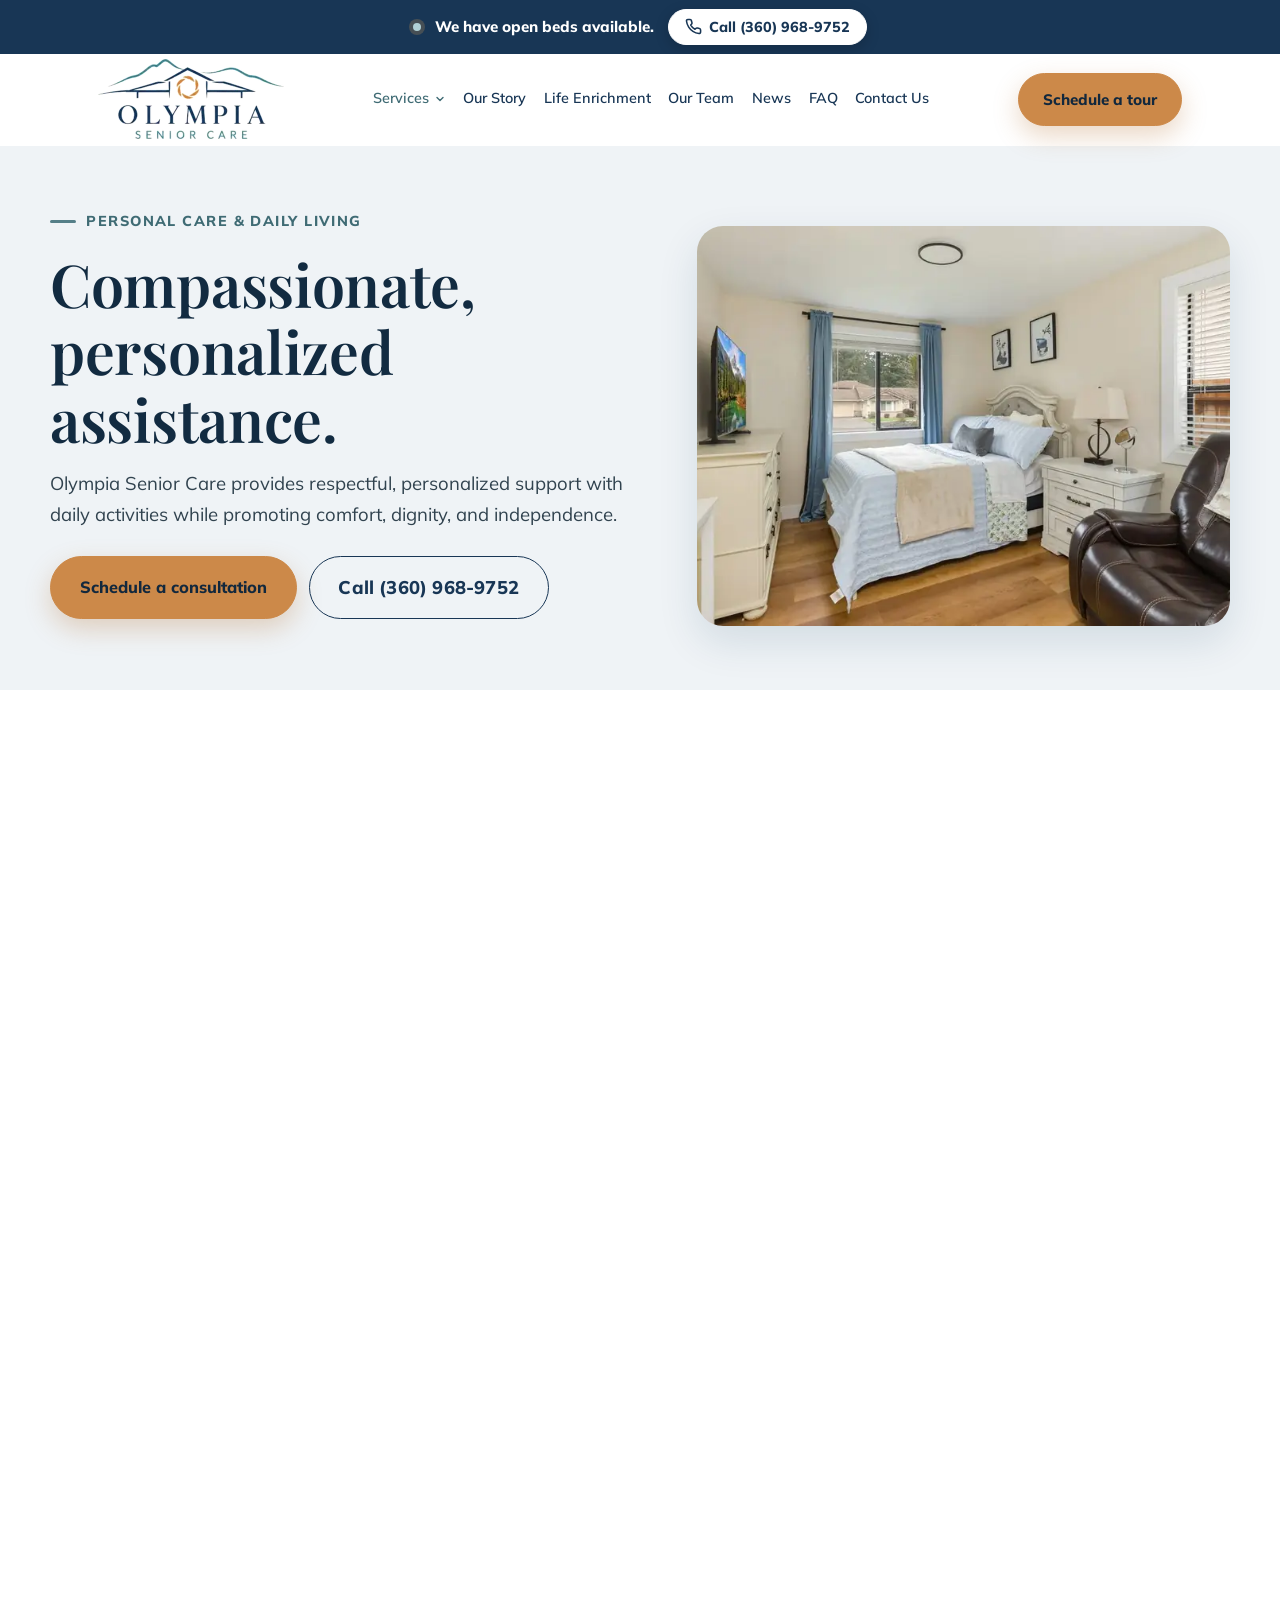
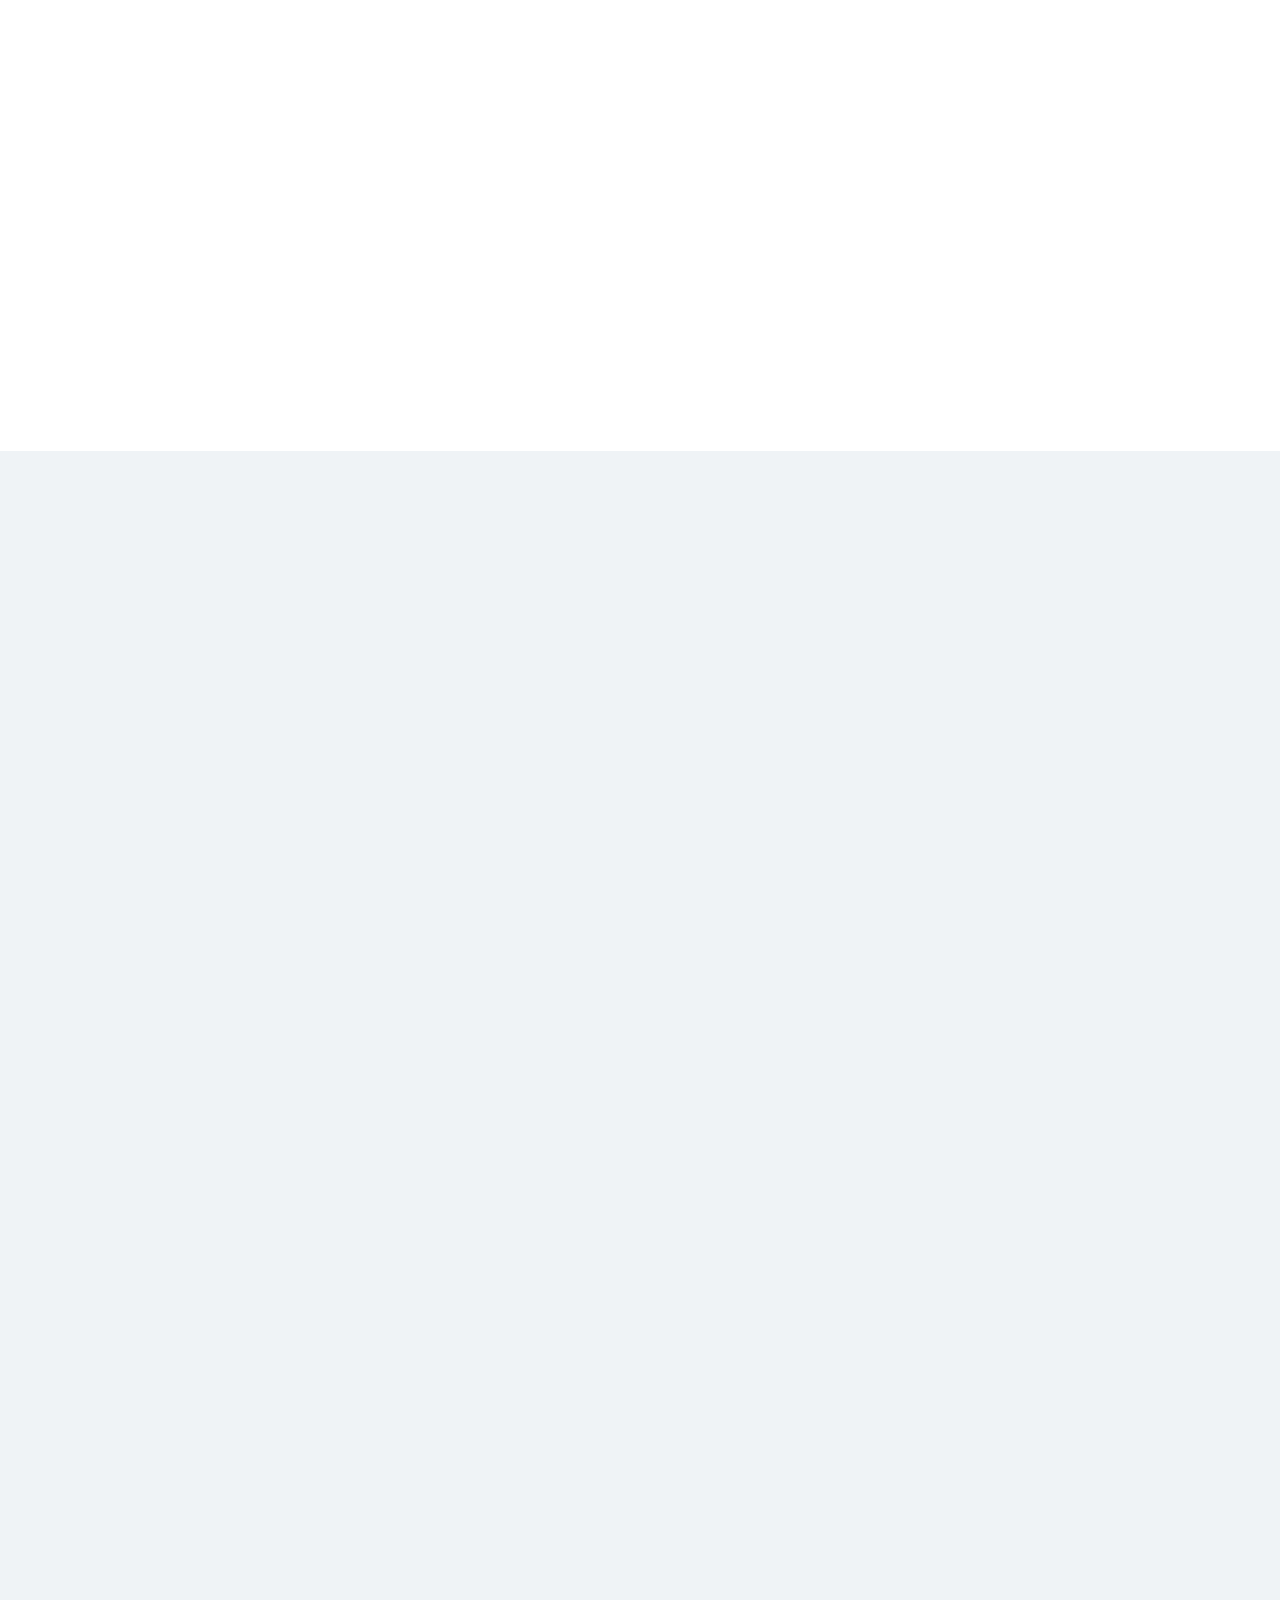
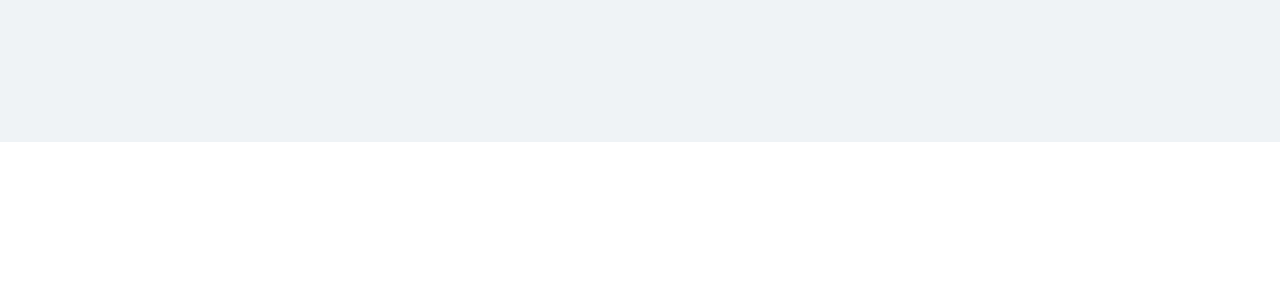
<file: personal-care.html>
<!DOCTYPE html>
<html lang="en">
<head>
<meta charset="UTF-8">
<meta name="viewport" content="width=device-width, initial-scale=1.0">
<title>Personal Care &amp; Daily Living Support in Olympia, WA | Olympia Senior Care</title>
<meta name="description" content="Respectful, personalized help with bathing, dressing, medications, meals and mobility, 24/7, in a small adult family home in West Olympia, WA.">
<link rel="canonical" href="https://olympiaseniorcarehome.com/personal-care.html">
<style>@font-face{font-family:'Mulish';font-style:normal;font-weight:400;font-display:swap;src:url('fonts/Mulish-400.woff2') format('woff2')}@font-face{font-family:'Mulish';font-style:normal;font-weight:600;font-display:swap;src:url('fonts/Mulish-600.woff2') format('woff2')}@font-face{font-family:'Mulish';font-style:normal;font-weight:700;font-display:swap;src:url('fonts/Mulish-700.woff2') format('woff2')}@font-face{font-family:'Mulish';font-style:normal;font-weight:800;font-display:swap;src:url('fonts/Mulish-800.woff2') format('woff2')}@font-face{font-family:'Playfair Display';font-style:normal;font-weight:500;font-display:swap;src:url('fonts/PlayfairDisplay-500.woff2') format('woff2')}@font-face{font-family:'Playfair Display';font-style:normal;font-weight:600;font-display:swap;src:url('fonts/PlayfairDisplay-600.woff2') format('woff2')}@font-face{font-family:'Playfair Display';font-style:normal;font-weight:700;font-display:swap;src:url('fonts/PlayfairDisplay-700.woff2') format('woff2')}:root{--teal:#094A5C;--teal-deep:#063744;--teal-mid:#1C6377;--amber:#D07C1A;--gold:#8A5510;--amber-lt:#E8A857;--cream:#FBF6EE;--sand:#F4EADA;--sand-deep:#EADDC7;--white:#fff;--line:#E4D8C4;--ink:#0B2F3B;--body:#3A4A50;--muted:#5E6D73;--on-teal:#E4EDEF;--f-serif:'Newsreader',Georgia,'Times New Roman',serif;--f-sans:'Mulish',system-ui,-apple-system,'Segoe UI',sans-serif;--max:1180px;--pad:clamp(1.25rem,5vw,3rem);--r-sm:12px;--r-md:18px;--r-lg:26px;--pill:100px;--sh-sm:0 8px 24px rgba(9,74,92,.07);--sh-md:0 16px 40px rgba(9,74,92,.12);--sh-cta:0 10px 26px rgba(9,74,92,.24)}*{margin:0;padding:0;box-sizing:border-box}html{scroll-behavior:smooth}body{font-family:var(--f-sans);color:var(--body);background:var(--cream);line-height:1.65;-webkit-font-smoothing:antialiased}img{max-width:100%;height:auto;display:block}a{color:var(--teal);text-underline-offset:3px}h1,h2,h3,h4{font-family:var(--f-serif);color:var(--ink);font-weight:500;line-height:1.14;letter-spacing:-.01em}h1{font-size:clamp(2.25rem,5vw,3.7rem)}h2{font-size:clamp(1.8rem,3.5vw,2.55rem)}h3{font-size:1.55rem;font-weight:600;color:var(--teal)}h4{font-size:1.2rem;font-weight:600}section{padding:clamp(3.5rem,7vw,6rem) var(--pad)}.inner{max-width:var(--max);margin:0 auto}.narrow{max-width:760px;margin:0 auto}.eyebrow{font-family:var(--f-sans);font-weight:800;font-size:.88rem;letter-spacing:.12em;text-transform:uppercase;color:var(--gold);margin-bottom:1rem;display:flex;align-items:center;gap:.65rem;width:fit-content}.eyebrow::before{content:"";flex:none;width:26px;height:3px;border-radius:2px;background:var(--amber)}.center .eyebrow{margin-left:auto;margin-right:auto}.lede{font-size:clamp(1.03rem,1.5vw,1.16rem);max-width:58ch}.sec-head{max-width:62ch;margin-bottom:clamp(1.8rem,3vw,2.6rem)}.sec-head p{margin-top:.75rem}em.accent{font-style:italic;color:var(--teal-mid)}.sand{background:var(--sand)}p+p{margin-top:1rem}.center{text-align:center}.center .sec-head,.center .lede{margin-left:auto;margin-right:auto}.skip{position:absolute;left:-9999px;top:0;background:var(--teal);color:#fff;padding:.7rem 1.1rem;border-radius:0 0 var(--r-sm) 0;z-index:200;font-weight:700}.skip:focus{left:0}.logo{display:flex;align-items:center;gap:.6rem;text-decoration:none}.logo img{height:46px;width:auto}@media(max-width:560px){.logo img{height:38px}}.nav{position:sticky;top:0;z-index:60;background:rgba(251,246,238,.92);backdrop-filter:blur(10px);border-bottom:1px solid transparent;transition:border-color .2s,box-shadow .2s}.nav.stuck{border-bottom-color:var(--line);box-shadow:var(--sh-sm)}.nav-in{max-width:var(--max);margin:0 auto;padding:.6rem var(--pad);display:flex;align-items:center;justify-content:space-between;gap:1rem}.nav-links{display:flex;gap:1.35rem}.nav-links a{font-weight:600;font-size:.9rem;color:var(--teal);text-decoration:none;padding:.4rem 0}.nav-links a:hover{color:var(--gold)}.nav-cta{display:flex;align-items:center;gap:.8rem}.nav-phone{font-weight:800;color:var(--teal);text-decoration:none;font-size:.95rem;white-space:nowrap}.menu-toggle{display:none;background:none;border:0;color:var(--teal);cursor:pointer;padding:.35rem}.drawer{display:none;border-top:1px solid var(--line);background:var(--cream);padding:.6rem var(--pad) 1.1rem}.drawer.open{display:block}.drawer a{display:block;padding:.7rem 0;font-weight:600;color:var(--teal);text-decoration:none;border-bottom:1px solid var(--line)}.drawer .btn{margin-top:.9rem;width:100%}.btn{display:inline-flex;align-items:center;justify-content:center;gap:.5rem;min-height:44px;padding:.8rem 1.5rem;border-radius:var(--pill);font-family:var(--f-sans);font-weight:700;font-size:.95rem;text-decoration:none;border:1.5px solid transparent;cursor:pointer;transition:transform .15s,background .15s,color .15s}.btn-primary{background:var(--teal);color:#fff;box-shadow:var(--sh-cta)}.btn-primary:hover{background:var(--teal-deep);transform:translateY(-2px)}.btn-secondary{border-color:var(--teal);color:var(--teal);background:transparent}.btn-secondary:hover{background:var(--teal);color:#fff;transform:translateY(-2px)}.btn-ghost{border-color:rgba(228,237,239,.55);color:#fff;background:transparent}.btn-ghost:hover{background:#fff;color:var(--teal)}.btn-lg{font-size:1.02rem;padding:.95rem 1.8rem}a:focus-visible,button:focus-visible,input:focus-visible,textarea:focus-visible,select:focus-visible{outline:3px solid var(--teal);outline-offset:2px}.on-teal a:focus-visible,.on-teal button:focus-visible{outline-color:#fff}.hero{padding-top:clamp(2.2rem,4.5vw,3.4rem)}.hero-grid{display:grid;grid-template-columns:1.02fr .98fr;gap:clamp(2rem,5vw,4rem);align-items:center}.hero-photo{border-radius:var(--r-lg);overflow:hidden;box-shadow:var(--sh-md);aspect-ratio:4/5}.hero-photo img{width:100%;height:100%;object-fit:cover}.hero-actions{display:flex;flex-wrap:wrap;gap:.75rem;margin:1.7rem 0 1.4rem}.trust{display:flex;flex-wrap:wrap;gap:.5rem .9rem;list-style:none;font-size:.88rem;color:var(--muted);font-weight:600}.trust li{display:flex;align-items:center;gap:.4rem}.trust svg{flex:none;color:var(--teal-mid)}.badge{display:inline-flex;align-items:center;gap:.45rem;background:var(--sand-deep);color:var(--gold);font-weight:800;font-size:.76rem;letter-spacing:.06em;text-transform:uppercase;padding:.4rem .85rem;border-radius:var(--pill);margin-bottom:1rem}.badge .dot{width:7px;height:7px;border-radius:50%;background:var(--amber)}.facts{background:var(--teal);padding:clamp(2rem,4vw,2.9rem) var(--pad)}.facts-grid{display:grid;grid-template-columns:repeat(4,1fr);gap:1.5rem;text-align:center}.facts b{display:block;font-family:var(--f-serif);font-size:clamp(1.7rem,3vw,2.3rem);color:#fff;font-weight:500;line-height:1.1}.facts span{display:block;color:var(--on-teal);font-size:.83rem;margin-top:.3rem;letter-spacing:.03em}.grid-3{display:grid;grid-template-columns:repeat(3,1fr);gap:1.4rem}.grid-2{display:grid;grid-template-columns:repeat(2,1fr);gap:1.4rem}.card{background:var(--white);border:1px solid var(--line);border-radius:var(--r-md);padding:1.6rem;box-shadow:var(--sh-sm);transition:transform .18s,box-shadow .18s}.card:hover{transform:translateY(-4px);box-shadow:var(--sh-md)}.card h3{margin-bottom:.55rem}.card .num{font-family:var(--f-serif);font-size:2rem;color:var(--amber);line-height:1;display:block;margin-bottom:.5rem}.icon{width:42px;height:42px;border-radius:12px;background:var(--sand-deep);color:var(--teal);display:grid;place-items:center;margin-bottom:.95rem}.ticks{list-style:none;margin-top:.9rem;display:grid;gap:.55rem}.ticks li{display:flex;gap:.6rem;align-items:flex-start;font-size:.95rem}.ticks svg{flex:none;margin-top:.35rem;color:var(--amber)}.tags{display:flex;flex-wrap:wrap;gap:.55rem;list-style:none;margin-top:1.2rem}.tags li{background:var(--white);border:1px solid var(--line);border-radius:var(--pill);padding:.45rem 1rem;font-size:.92rem;font-weight:600;color:var(--ink)}.sand .tags li{background:var(--cream)}.lead-in{display:block;font-family:var(--f-sans);font-size:.74rem;font-weight:800;letter-spacing:.12em;text-transform:uppercase;color:var(--gold);margin-bottom:.5rem}.more{display:inline-flex;align-items:center;gap:.4rem;font-weight:700;font-size:.94rem;text-decoration:none;margin-top:1.1rem}.more:hover{text-decoration:underline}.compare{display:grid;grid-template-columns:1fr 1fr;gap:1.2rem;margin-top:1.8rem}.compare>div{border-radius:var(--r-md);padding:1.5rem;border:1px solid var(--line)}.compare .them{background:var(--white)}.compare .us{background:var(--teal);border-color:var(--teal)}.compare .us h4,.compare .us p{color:#fff}.compare .us .big{color:var(--amber-lt)}.compare .big{font-family:var(--f-serif);font-size:clamp(2.2rem,5vw,3rem);line-height:1;color:var(--muted);display:block;margin-bottom:.4rem}.compare p{font-size:.93rem;margin-top:.5rem;color:var(--muted)}.compare .us p{color:var(--on-teal)}.quote{background:var(--sand);border-left:4px solid var(--amber);border-radius:0 var(--r-md) var(--r-md) 0;padding:1.6rem 1.8rem;margin:1.6rem 0}.quote p{font-family:var(--f-serif);font-size:clamp(1.15rem,2vw,1.4rem);line-height:1.45;color:var(--ink);font-style:italic}.quote cite{display:block;margin-top:.9rem;font-family:var(--f-sans);font-style:normal;font-size:.83rem;font-weight:800;letter-spacing:.1em;text-transform:uppercase;color:var(--gold)}.split{display:grid;grid-template-columns:1fr 1fr;gap:clamp(2rem,5vw,3.6rem);align-items:center}.split img{border-radius:var(--r-lg);box-shadow:var(--sh-md)}.split img.portrait{max-width:min(470px,100%);margin-inline:auto}.split.flip>*:first-child{order:2}.team-grid{display:grid;grid-template-columns:repeat(3,1fr);gap:1.4rem}.member{background:var(--white);border:1px solid var(--line);border-radius:var(--r-md);overflow:hidden;box-shadow:var(--sh-sm);display:flex;flex-direction:column}.member .por{aspect-ratio:1/1;background:linear-gradient(145deg,var(--sand-deep),var(--sand));display:grid;place-items:center;position:relative;border-bottom:1px solid var(--line)}.member .mono{font-family:var(--f-serif);font-size:3.2rem;color:var(--teal);opacity:.55}.member .por .tag{position:absolute;bottom:.7rem;left:.7rem;background:rgba(255,255,255,.92);color:var(--gold);font-size:.66rem;font-weight:800;letter-spacing:.08em;text-transform:uppercase;padding:.28rem .6rem;border-radius:var(--pill)}.member .body{padding:1.4rem;flex:1;display:flex;flex-direction:column}.member .role{font-size:.87rem;color:var(--muted);margin-top:.15rem}.member .yrs{font-size:.78rem;font-weight:800;letter-spacing:.06em;text-transform:uppercase;color:var(--gold);margin-top:.7rem}.member blockquote{font-family:var(--f-serif);font-style:italic;color:var(--ink);font-size:1rem;line-height:1.5;margin-top:.9rem;padding-top:.9rem;border-top:1px solid var(--line)}.gal{display:grid;grid-template-columns:repeat(4,1fr);gap:1rem}.gal figure{border-radius:var(--r-md);overflow:hidden;position:relative;background:var(--sand);aspect-ratio:4/3}.gal img{width:100%;height:100%;object-fit:cover;transition:transform .4s}.gal figure:hover img{transform:scale(1.04)}.gal figcaption{position:absolute;left:.6rem;bottom:.6rem;background:rgba(255,255,255,.93);color:var(--teal);font-size:.73rem;font-weight:700;padding:.3rem .62rem;border-radius:var(--pill)}.gal .wide{grid-column:span 2;aspect-ratio:8/3}.feats{display:grid;grid-template-columns:repeat(3,1fr);gap:1.4rem}.feat{background:var(--white);border:1px solid var(--line);border-radius:var(--r-md);overflow:hidden;box-shadow:var(--sh-sm);transition:transform .18s,box-shadow .18s}.feat:hover{transform:translateY(-4px);box-shadow:var(--sh-md)}.feat .shot{aspect-ratio:4/3;overflow:hidden}.feat .shot img{width:100%;height:100%;object-fit:cover;transition:transform .4s}.feat:hover .shot img{transform:scale(1.04)}.feat .txt{padding:1.35rem}.feat h3{font-size:1.4rem;margin-bottom:.45rem}.feat p{font-size:.95rem}.faqs{max-width:840px;margin:0 auto;border-top:1px solid var(--line)}.faq{border-bottom:1px solid var(--line)}.faq summary{list-style:none;cursor:pointer;display:block;position:relative;padding:1.35rem 3.2rem 1.35rem 0;font-family:var(--f-serif);font-size:1.38rem;font-weight:500;color:var(--ink);line-height:1.3}.faq summary::-webkit-details-marker{display:none}.faq summary:hover{color:var(--teal-mid)}.faq summary::after{content:"+";position:absolute;right:.4rem;top:50%;transform:translateY(-50%);font-family:var(--f-sans);font-size:1.7rem;font-weight:300;line-height:1;color:var(--amber);transition:transform .2s}.faq[open] summary{color:var(--teal-mid)}.faq[open] summary::after{transform:translateY(-50%) rotate(45deg)}.faq .a{padding:0 3.2rem 1.5rem 0;font-size:1rem;line-height:1.72;color:var(--body)}.loc{display:grid;grid-template-columns:1fr 1.15fr;align-items:stretch;padding:0}.loc-copy{padding:clamp(2.4rem,5vw,3.6rem) var(--pad);display:flex;flex-direction:column;justify-content:center;gap:.5rem}.loc-copy .addr{font-family:var(--f-serif);font-size:1.35rem;color:var(--ink);line-height:1.4}.loc-map{position:relative;min-height:360px;background:var(--sand-deep)}.loc-map iframe{position:absolute;inset:0;width:100%;height:100%;border:0}.member .por img{width:100%;height:100%;object-fit:cover}.tour{max-width:980px;margin:0 auto;border-radius:var(--r-lg);overflow:hidden;box-shadow:var(--sh-md);background:var(--ink)}.tour video{display:block;width:100%;height:auto;aspect-ratio:16/9;background:var(--ink)}.acts{display:flex;flex-wrap:wrap;justify-content:center;gap:1.4rem}.acts .feat{flex:0 1 calc((100% - 2.8rem)/3)}.feat .shot.blank{display:grid;place-items:center;background:linear-gradient(145deg,var(--sand-deep),var(--sand));color:var(--teal)}.feat .shot.blank svg{width:64px;height:64px;opacity:.85}.quote.big p{font-size:clamp(1.35rem,2.6vw,1.85rem)}.cta-band .tagline{font-family:var(--f-serif);font-style:italic;font-size:clamp(1.2rem,2vw,1.45rem);color:var(--amber-lt)}.contact-grid{display:grid;grid-template-columns:1fr 1fr;gap:clamp(2rem,5vw,3.4rem);align-items:start}.panel{background:var(--white);border:1px solid var(--line);border-radius:var(--r-lg);padding:clamp(1.5rem,3vw,2.2rem);box-shadow:var(--sh-md)}.field{margin-bottom:1rem}label{display:block;font-size:.74rem;font-weight:800;letter-spacing:.09em;text-transform:uppercase;color:var(--muted);margin-bottom:.4rem}input,textarea,select{width:100%;background:var(--cream);border:1px solid var(--line);border-radius:var(--r-sm);padding:.8rem 1rem;font-family:var(--f-sans);font-size:1rem;color:var(--body)}input::placeholder,textarea::placeholder{color:var(--muted);opacity:.75}input:focus,textarea:focus,select:focus{border-color:var(--teal-mid);background:#fff;box-shadow:0 0 0 3px rgba(28,99,119,.14);outline:none}.form-note{font-size:.82rem;color:var(--muted);margin-top:.85rem}.contact-list{list-style:none;display:grid;gap:1.1rem;margin-top:1.6rem}.contact-list li{display:flex;gap:.85rem;align-items:flex-start}.contact-list svg{flex:none;margin-top:.25rem;color:var(--teal-mid)}.contact-list b{display:block;color:var(--ink);font-size:.95rem}.contact-list a{font-weight:700;text-decoration:none}.contact-list a:hover{text-decoration:underline}.ok{display:none;background:var(--sand);border:1px solid var(--amber);border-radius:var(--r-md);padding:1.4rem;color:var(--ink)}.ok.show{display:block}.cta-band{background:var(--teal);color:#fff;text-align:center}.cta-band h2,.cta-band p{color:#fff}.cta-band p{max-width:56ch;margin:.9rem auto 0;color:var(--on-teal)}.cta-band .hero-actions{justify-content:center}.page-head{background:var(--sand);padding:clamp(2.6rem,5vw,4rem) var(--pad) clamp(2.2rem,4vw,3rem)}.prose{max-width:68ch}.prose h2{margin:2.4rem 0 .8rem}.prose h3{margin:1.8rem 0 .5rem}.prose ul{margin:1rem 0 1rem 1.1rem;display:grid;gap:.5rem}.prose img{border-radius:var(--r-lg);box-shadow:var(--sh-md);margin:1.8rem 0}.foot{background:var(--teal-deep);color:var(--on-teal);padding:clamp(3rem,5vw,4rem) var(--pad) 1.6rem}.foot-grid{display:grid;grid-template-columns:1.3fr 1fr 1fr 1fr;gap:2.2rem;max-width:var(--max);margin:0 auto}.foot h4{color:#fff;font-family:var(--f-sans);font-size:.76rem;font-weight:800;letter-spacing:.13em;text-transform:uppercase;margin-bottom:1rem}.foot a{color:var(--on-teal);text-decoration:none}.foot a:hover{color:#fff;text-decoration:underline}.foot ul{list-style:none;display:grid;gap:.6rem;font-size:.93rem}.foot .brandline{font-family:var(--f-serif);font-size:1.15rem;color:#fff;margin-bottom:.6rem}.foot .tag{font-size:.93rem;max-width:34ch}.foot-bot{max-width:var(--max);margin:2.4rem auto 0;padding-top:1.3rem;border-top:1px solid rgba(228,237,239,.18);display:flex;flex-wrap:wrap;gap:.6rem 1.4rem;justify-content:space-between;font-size:.8rem;color:rgba(228,237,239,.78)}.foot-logo{height:54px;width:auto;margin-bottom:1rem;filter:brightness(0) invert(1);opacity:.95}@media(max-width:960px){.acts .feat{flex-basis:calc((100% - 1.4rem)/2)}.loc{grid-template-columns:1fr}.loc-map{min-height:300px}.feats{grid-template-columns:repeat(2,1fr)}.hero-grid{grid-template-columns:1fr}.hero-photo{order:-1;aspect-ratio:4/3;max-height:400px}.grid-3,.team-grid{grid-template-columns:repeat(2,1fr)}.split,.contact-grid{grid-template-columns:1fr}.split.flip>*:first-child{order:0}.facts-grid{grid-template-columns:repeat(2,1fr);gap:1.6rem}.foot-grid{grid-template-columns:1fr 1fr}.gal{grid-template-columns:repeat(2,1fr)}.gal .wide{grid-column:span 2;aspect-ratio:2/1}}@media(max-width:720px){.acts .feat{flex-basis:100%}.nav-links,.nav-phone{display:none}.menu-toggle{display:block}.grid-3,.grid-2,.team-grid,.compare,.feats{grid-template-columns:1fr}.foot-grid{grid-template-columns:1fr}}@media(max-width:420px){.facts-grid{grid-template-columns:1fr;gap:1.2rem}.btn{width:100%}.hero-actions{flex-direction:column}}@media(prefers-reduced-motion:reduce){html{scroll-behavior:auto}*{transition:none!important;animation:none!important}.card:hover,.btn:hover{transform:none}.gal figure:hover img{transform:none}}@media print{.nav,.cta-band,.contact{display:none}}@media(max-width:720px){body{font-size:1.125rem}.lede{font-size:1.2rem}h2{font-size:2rem}.eyebrow{font-size:.92rem}.feat p,.card p,.faq .a,.split p,.loc-copy p,.member p{font-size:1.08rem}.tags li{font-size:1rem}.hero-grid>div:not(.hero-photo),.sec-head,.page-head .inner,.split>div,.loc-copy,.contact-grid>div:first-child,.card,.feat .txt,.member .body,.narrow{text-align:center}.eyebrow,.sec-head,.lede{margin-left:auto;margin-right:auto}.trust,.tags,.hero-actions{justify-content:center}.quote{border-left:0;border-top:4px solid var(--amber);border-radius:var(--r-md);text-align:center}.split>div.prose,.prose,.ticks,.faqs,.faq,form,.panel,.contact-list{text-align:left}}section[id]{scroll-margin-top:76px}.carelist{margin-top:clamp(1.6rem,3vw,2.2rem);padding-top:clamp(1.4rem,3vw,1.9rem);border-top:1px solid rgba(228,237,239,.22);text-align:center}.carelist-h{font-weight:800;font-size:.8rem;letter-spacing:.12em;text-transform:uppercase;color:var(--amber-lt);margin:0 auto 1.1rem;max-width:60ch;line-height:1.5}.carelist ul{list-style:none;display:grid;grid-template-columns:repeat(3,auto);justify-content:center;gap:.75rem 2.6rem}.carelist li{display:flex;align-items:center;gap:.55rem;color:#fff;font-size:1.05rem;font-weight:600;text-align:left}.carelist svg{flex:none;color:var(--amber-lt)}@media(max-width:720px){.carelist ul{grid-template-columns:1fr 1fr;justify-content:stretch;gap:.85rem 1.1rem;max-width:420px;margin:0 auto}.carelist li{font-size:1.02rem;align-items:flex-start}.carelist svg{margin-top:.28rem}}@media(max-width:420px){.carelist ul{grid-template-columns:1fr;max-width:260px}}.nav-links{align-items:center}.nav-links a[aria-current="page"],.nav-links .on{color:var(--gold)}.has-sub{position:relative}.nav-links .sub-top{display:inline-flex;align-items:center;gap:.3rem}.chev{flex:none;transition:transform .2s}.has-sub:hover .chev,.has-sub:focus-within .chev,.has-sub.open .chev{transform:rotate(180deg)}.sub{position:absolute;top:calc(100% + .6rem);left:-1rem;min-width:300px;background:var(--white);border:1px solid var(--line);border-radius:var(--r-md);box-shadow:var(--sh-md);padding:.45rem;opacity:0;visibility:hidden;transform:translateY(6px);transition:opacity .15s,transform .15s,visibility .15s;z-index:70}.sub::before{content:"";position:absolute;left:0;right:0;top:-.9rem;height:.9rem}.has-sub:hover .sub,.has-sub:focus-within .sub,.has-sub.open .sub{opacity:1;visibility:visible;transform:none}.nav-links .sub a{display:block;padding:.62rem .85rem;border-radius:10px;font-size:.95rem;white-space:nowrap;color:var(--teal)}.nav-links .sub a:hover,.nav-links .sub a[aria-current="page"]{background:var(--sand);color:var(--teal)}.nav-links .sub .sub-all{margin-top:.3rem;border-top:1px solid var(--line);border-radius:0 0 10px 10px;padding-top:.75rem;color:var(--gold);font-size:.8rem;font-weight:800;letter-spacing:.1em;text-transform:uppercase}@media(max-width:1200px){.nav-phone{display:none}}@media(max-width:1020px){.nav-links{display:none}.menu-toggle{display:block}}.drawer.open{max-height:calc(100vh - 62px);overflow-y:auto}.drawer .drawer-top{border-bottom:0;padding-bottom:.3rem}.drawer-sub{margin:0 0 .5rem .15rem;padding-left:.95rem;border-left:2px solid var(--amber-lt)}.drawer .drawer-sub a{border-bottom:0;padding:.42rem 0;font-size:.97rem;color:var(--body)}.drawer-sub+a{border-top:1px solid var(--line)}.carelist a{color:#fff;text-decoration:underline;text-decoration-color:rgba(255,255,255,.45);text-underline-offset:4px;text-decoration-thickness:1px}.carelist a:hover{text-decoration-color:var(--amber-lt)}.ph-split{display:grid;grid-template-columns:1.05fr .95fr;gap:clamp(2rem,5vw,3.6rem);align-items:center}.ph-split h1{max-width:17ch}.ph-split .lede{margin-top:1rem}.ph-split img{width:100%;aspect-ratio:4/3;object-fit:cover;border-radius:var(--r-lg);box-shadow:var(--sh-md)}.checks{list-style:none;display:grid;grid-template-columns:1fr 1fr;gap:1rem 2.4rem;text-align:left}.checks.one{grid-template-columns:1fr;margin-top:1.2rem}.checks li{display:flex;gap:.7rem;align-items:flex-start;font-size:1.05rem;font-weight:600;color:var(--ink);line-height:1.5}.checks svg{flex:none;margin-top:.25rem;color:var(--amber)}.panel-lite{background:var(--white);border:1px solid var(--line);border-radius:var(--r-lg);padding:clamp(1.4rem,3vw,2.2rem);box-shadow:var(--sh-sm)}.note{margin-top:1.6rem;max-width:70ch}a.feat{display:block;text-decoration:none;color:inherit}a.feat .more{margin-top:.9rem}.feats.two{grid-template-columns:repeat(2,1fr)}.card .lead-in{margin-bottom:.6rem}.faq div.a p+p{margin-top:.8rem}.faq .a ul{margin:.7rem 0 0 1.2rem;display:grid;gap:.3rem}@media(max-width:960px){.ph-split{grid-template-columns:1fr}.ph-split img{max-height:340px}}@media(max-width:720px){.checks{grid-template-columns:1fr;width:fit-content;max-width:100%;margin-inline:auto}.checks li{font-size:1.06rem}.feats.two{grid-template-columns:1fr}.note{text-align:center;margin-inline:auto}}.drawer a.btn-primary{color:#fff;border-bottom:0}.drawer a.btn-primary{display:flex}.acts .card{flex:0 1 calc((100% - 2.8rem)/3)}.day .card .lead-in{margin-bottom:.35rem}@media(max-width:960px){.acts .card{flex-basis:calc((100% - 1.4rem)/2)}}@media(max-width:720px){.acts .card{flex-basis:100%}.card .icon{margin-inline:auto}}:root{--teal:#83152A;--teal-deep:#5E0E1E;--teal-mid:#9E2A3F;--amber:#83152A;--gold:#83152A;--amber-lt:#F2CCD3;--ink:#1F1B1C;--body:#3B3637;--muted:#665D5F;--on-teal:#F7E9EC;--line:#E6DBCB;--f-serif:'Playfair Display',Georgia,'Times New Roman',serif;--f-label:'Oswald','Arial Narrow',system-ui,sans-serif;--sh-sm:0 8px 24px rgba(60,18,26,.07);--sh-md:0 16px 40px rgba(60,18,26,.12);--sh-cta:0 10px 26px rgba(131,21,42,.26)}h1,h2,h3,h4{letter-spacing:-.005em}h1{font-weight:600}input:focus,textarea:focus,select:focus{box-shadow:0 0 0 3px rgba(131,21,42,.14)}.eyebrow,.carelist-h,.badge,.lead-in,.foot h4,.quote cite,.member .yrs,.nav-links .sub .sub-all{font-family:var(--f-label);font-weight:500}.eyebrow{font-size:.98rem;letter-spacing:.1em}.carelist-h{font-size:.92rem;letter-spacing:.1em}.badge{font-size:.82rem;letter-spacing:.08em}.lead-in{font-size:.86rem;letter-spacing:.1em}.foot h4{font-size:.9rem;letter-spacing:.12em}.quote cite{font-size:.9rem;letter-spacing:.1em}.nav-links .sub .sub-all{font-size:.88rem;letter-spacing:.1em}.logo img{height:44px;width:auto}.foot{background:#1F1B1C}.foot-logo{height:72px;width:auto}@media(max-width:560px){.logo img{height:34px}}@media(max-width:720px){.eyebrow{font-size:1rem}}@media(max-width:560px){.nav-cta{gap:.5rem;flex-shrink:0}.nav-cta .btn{white-space:nowrap;padding:.5rem .95rem;font-size:.86rem;min-height:40px;width:auto}.menu-toggle{padding:.25rem}}.logo{min-width:0}.logo img{object-fit:contain;object-position:left center;max-width:100%}:root{--f-label:var(--f-sans)}em.accent{font-style:normal}h3,h4{font-family:var(--f-sans);font-weight:700;letter-spacing:0;line-height:1.3}h3{font-size:1.38rem}.feat h3{font-size:1.3rem}.quote p{font-family:var(--f-sans);font-style:normal;font-weight:600;font-size:clamp(1.12rem,1.8vw,1.28rem);line-height:1.6;color:var(--ink)}.quote.big p{font-size:clamp(1.2rem,2.2vw,1.45rem)}.quote cite{font-family:var(--f-sans);font-weight:700;font-size:.95rem;letter-spacing:.02em;text-transform:none;color:var(--muted)}.member blockquote{font-family:var(--f-sans);font-style:normal;font-weight:600}.cta-band .tagline{font-family:var(--f-sans);font-style:normal;font-weight:700;font-size:1.15rem}.faq summary{font-family:var(--f-sans);font-weight:700;font-size:1.18rem;line-height:1.4}.loc-copy .addr{font-family:var(--f-sans);font-weight:700;font-size:1.2rem}.eyebrow,.carelist-h,.badge,.lead-in,.foot h4,.member .yrs,.nav-links .sub .sub-all{font-family:var(--f-sans);font-weight:800}.eyebrow{font-size:.9rem;letter-spacing:.1em}.carelist-h{font-size:.85rem;letter-spacing:.08em}.badge{font-size:.78rem;letter-spacing:.06em}.lead-in{font-size:.8rem;letter-spacing:.1em}.foot h4{font-size:.8rem;letter-spacing:.12em}.nav-links .sub .sub-all{font-size:.8rem;letter-spacing:.08em}@media(max-width:720px){.eyebrow{font-size:.95rem}.faq summary{font-size:1.12rem}}.team-grid.two{grid-template-columns:repeat(2,1fr);max-width:860px;margin-inline:auto}.member .por .mono{font-family:var(--f-serif)}.member .note-photo{font-size:.8rem;color:var(--muted);margin-top:.6rem}@media(max-width:720px){.team-grid.two{grid-template-columns:1fr}}.team-grid.two .member .por{aspect-ratio:16/9}:root{--teal:#0B3D5C;--teal-deep:#072C43;--teal-mid:#1D5F87;--amber:#2E8B57;--gold:#23704A;--amber-lt:#A7DDBF;--cream:#FFFFFF;--sand:#EEF5F9;--sand-deep:#DCEAF2;--line:#D5E3EC;--ink:#0E2A3B;--body:#33454F;--muted:#56666F;--on-teal:#E6F0F6;--orange:#C25700;--orange-deep:#A04700;--sh-sm:0 8px 24px rgba(11,61,92,.07);--sh-md:0 16px 40px rgba(11,61,92,.12);--sh-cta:0 10px 26px rgba(194,87,0,.28)}input:focus,textarea:focus,select:focus{box-shadow:0 0 0 3px rgba(11,61,92,.16)}.foot{background:#0A2E45}.btn-primary,.on-teal .btn-primary{background:var(--orange);color:#fff;border-color:var(--orange)}.btn-primary:hover,.on-teal .btn-primary:hover{background:var(--orange-deep);border-color:var(--orange-deep);color:#fff}.nav-phone{font-size:1.2rem;font-weight:800;color:var(--teal)}.btn[href^="tel:"]{font-size:1.15rem;font-weight:800;letter-spacing:.01em}.contact-list a[href^="tel:"]{font-size:1.3rem;font-weight:800}.foot a[href^="tel:"]{font-size:1.15rem;font-weight:800}.drawer a[href^="tel:"]{font-size:1.15rem;font-weight:800}.faq-group{margin-top:clamp(2.4rem,5vw,3.4rem)}.faq-group:first-child{margin-top:0}.faq-group>h2{margin-bottom:1.1rem}.faq .a ul{margin:.6rem 0 .8rem 1.2rem}.faq .a li{margin:.2rem 0}.faq .a p+p{margin-top:.7rem}.faq .a .say{border-left:4px solid var(--amber);background:var(--sand);padding:.8rem 1rem;border-radius:0 12px 12px 0;margin:.7rem 0}.faq .a b.short{display:block;color:var(--ink);margin-bottom:.5rem}.faq-cta{display:flex;flex-wrap:wrap;gap:.8rem;margin-top:.9rem}.benchmark{font-size:.95rem;color:var(--muted)}.tagline{font-family:var(--f-serif);font-size:1.3rem;color:var(--teal);margin-top:.6rem}.nav{background:rgba(255,255,255,.95)}.nav-links{gap:1.1rem}.nav-links a,.nav-links .sub-top{white-space:nowrap}@media(max-width:1320px){.nav-phone{display:none}}@media(max-width:1120px){.nav-links{display:none}.menu-toggle{display:block}}.nav-cta .btn{white-space:nowrap}:root{--teal:#0E4A7A;--teal-deep:#0A3559;--teal-mid:#1878C0;--amber:#10B0A8;--gold:#0B7A73;--amber-lt:#7FDCD3;--orange:#F8A038;--orange-deep:#E88C1E;--sand:#EEF6FA;--sand-deep:#DCEDF5;--line:#D3E4EE;--sh-cta:0 10px 26px rgba(232,140,30,.30)}.foot{background:#0A3559}.btn-primary,.on-teal .btn-primary{color:#0E2A3B;font-weight:800}.btn-primary:hover,.on-teal .btn-primary:hover{color:#0E2A3B}.logo img{height:58px}@media(max-width:560px){.logo img{height:44px}}.foot-logo{filter:none;opacity:1;height:84px;background:#fff;padding:10px 14px;border-radius:14px;box-sizing:content-box}:root{--teal:#183655;--teal-deep:#102540;--teal-mid:#2C5E84;--amber:#557F88;--gold:#3F6B74;--amber-lt:#AFD0D6;--orange:#CC8949;--orange-deep:#B5712F;--sand:#EFF3F6;--sand-deep:#DFE8EE;--line:#D6E0E7;--ink:#122B41;--body:#31434F;--muted:#56666F;--sh-cta:0 10px 26px rgba(181,113,47,.28)}.foot{background:#102540}.btn-primary,.on-teal .btn-primary{background:var(--orange);border-color:var(--orange);color:#12283D}.btn-primary:hover,.on-teal .btn-primary:hover{background:var(--orange-deep);border-color:var(--orange-deep);color:#fff}.logo img{height:80px}@media(max-width:900px){.logo img{height:64px}}@media(max-width:560px){.logo img{height:54px}}.nav-in{padding-top:.35rem;padding-bottom:.35rem}.foot-logo{height:92px}.gal figcaption{font-size:1rem;line-height:1.45}.facts span{font-size:.95rem}.badge{font-size:.9rem}.lead-in{font-size:.95rem}.carelist-h{font-size:.95rem}.quote cite{font-size:.95rem}.member .role{font-size:.95rem}.member .yrs{font-size:.95rem}.member .note-photo{font-size:.95rem}.member .por .tag{font-size:.88rem}label{font-size:.95rem}.form-note{font-size:.95rem}.foot h4{font-size:.95rem}.foot-bot{font-size:.9rem;line-height:1.5}.nav-links .sub .sub-all{font-size:.95rem}.nav-cta .btn{font-size:.95rem}.tag,.gal figcaption,.benchmark{letter-spacing:0}.photo-note{margin:0}.photo-note img{border-radius:var(--r-md);box-shadow:var(--sh-sm);width:100%;height:auto}.photo-note figcaption{margin-top:.7rem;font-size:1rem;color:var(--muted)}main>section:not(.hero):not(.facts),.foot{content-visibility:auto;contain-intrinsic-size:auto 600px}.gal figure{content-visibility:auto;contain-intrinsic-size:auto 320px}.callbar{display:none}@media(max-width:860px){.callbar{display:flex;gap:.6rem;position:fixed;left:0;right:0;bottom:0;z-index:70;padding:.6rem .8rem calc(.6rem + env(safe-area-inset-bottom));background:rgba(255,255,255,.96);backdrop-filter:blur(10px);border-top:1px solid var(--line);box-shadow:0 -6px 24px rgba(11,61,92,.10)}.callbar a{flex:1;display:inline-flex;align-items:center;justify-content:center;gap:.45rem;min-height:50px;border-radius:var(--pill);font-weight:800;font-size:1.05rem;text-decoration:none;letter-spacing:.01em}.callbar-call{background:var(--teal);color:#fff}.callbar-tour{background:var(--orange);color:#12283D}body{padding-bottom:78px}}@media(max-width:380px){.callbar a{font-size:.95rem;min-height:46px}}.fit-grid{display:grid;grid-template-columns:1fr 1fr;gap:clamp(1.2rem,3vw,2rem);align-items:start}.fit-col{background:var(--cream);border:1px solid var(--line);border-radius:var(--r-md);padding:clamp(1.2rem,2.5vw,1.8rem)}.fit-col h3{font-size:1.2rem;margin-bottom:.9rem}.fit-col ul{list-style:none;display:grid;gap:.6rem}.fit-col li{position:relative;padding-left:1.7rem;line-height:1.55}.fit-col li::before{position:absolute;left:0;top:.05rem;font-weight:800}.fit-yes{border-left:4px solid var(--amber)}.fit-yes li::before{content:"✓";color:var(--gold)}.fit-no{border-left:4px solid var(--line)}.fit-no li::before{content:"–";color:var(--muted)}.fit-note{margin-top:1rem;padding-top:.9rem;border-top:1px solid var(--line);color:var(--muted)}@media(max-width:820px){.fit-grid{grid-template-columns:1fr}}.announce{background:var(--teal);color:var(--on-teal)}.announce-in{max-width:var(--max);margin-inline:auto;padding:.55rem var(--pad);display:flex;flex-wrap:wrap;align-items:center;justify-content:center;gap:.45rem .9rem;font-size:.95rem;text-align:center;line-height:1.4}.announce b{color:#fff;font-weight:800}.announce .dot{width:8px;height:8px;border-radius:50%;background:var(--amber-lt);box-shadow:0 0 0 4px rgba(232,168,87,.22);flex:none}.announce a{color:#fff;font-weight:800;text-decoration:underline;text-underline-offset:3px;white-space:nowrap}@media(max-width:560px){.announce-in{font-size:.88rem;padding:.5rem 1rem}}.rev-grid{display:grid;grid-template-columns:repeat(auto-fit,minmax(320px,1fr));gap:1.4rem}.rev-grid:has(>:only-child){max-width:760px}.rev{background:var(--white);border:1px solid var(--line);border-radius:var(--r-md);padding:clamp(1.3rem,2.5vw,1.9rem);box-shadow:var(--sh-sm);margin:0;display:flex;flex-direction:column;gap:.9rem}.rev .stars{color:var(--amber);font-size:1.15rem;letter-spacing:.12em;line-height:1}.rev blockquote{font-family:var(--f-serif);font-size:clamp(1.05rem,1.8vw,1.22rem);line-height:1.5;color:var(--ink);margin:0}.rev figcaption{color:var(--muted);font-size:.95rem;font-weight:700;margin-top:auto}.steps{list-style:none;counter-reset:s;margin:0;display:grid;grid-template-columns:repeat(5,1fr);gap:1.2rem}@media(max-width:1040px){.steps{grid-template-columns:repeat(3,1fr)}}@media(max-width:700px){.steps{grid-template-columns:1fr}}.steps li{counter-increment:s;background:var(--cream);border:1px solid var(--line);border-radius:var(--r-md);padding:1.3rem 1.4rem 1.4rem}.steps li::before{content:counter(s);display:flex;align-items:center;justify-content:center;width:34px;height:34px;border-radius:50%;background:var(--teal);color:#fff;font-weight:800;font-size:1rem;margin-bottom:.8rem}.steps li b{display:block;font-size:1.08rem;color:var(--ink);margin-bottom:.35rem}.steps-cta{margin-top:clamp(1.8rem,3vw,2.4rem);text-align:center}.steps-cta h3{font-size:clamp(1.4rem,3vw,1.9rem);margin-bottom:1.1rem}.steps-btns{display:flex;gap:.8rem;flex-wrap:wrap;justify-content:center}.menu-card{margin:clamp(1.8rem,3vw,2.6rem) 0 0;text-align:center}.menu-card a{display:block;border-radius:var(--r-md);overflow:hidden;box-shadow:var(--sh-md);border:1px solid var(--line)}.menu-card img{width:100%}.menu-card figcaption{margin-top:.9rem;color:var(--muted);font-size:.95rem}.faq-call{margin-top:1.1rem;font-weight:700}.faq-call a{font-weight:800;white-space:nowrap}.btn-tel{display:inline-flex;align-items:center;justify-content:center;gap:.45rem;min-height:44px;padding:.62rem 1.25rem;border-radius:var(--pill);background:var(--teal);color:#fff;font-family:var(--f-sans);font-weight:800;font-size:.95rem;line-height:1;text-decoration:none;white-space:nowrap;border:1.5px solid var(--teal);box-shadow:0 6px 18px rgba(24,54,85,.22);transition:transform .15s,background .15s,box-shadow .15s}.btn-tel:hover,.btn-tel:focus-visible{background:#12283D;border-color:#12283D;color:#fff;transform:translateY(-1px)}.btn-tel svg{flex:none}.announce .btn-tel{background:#fff;color:var(--teal);border-color:#fff;box-shadow:0 4px 14px rgba(0,0,0,.18);min-height:36px;padding:.42rem 1rem;font-size:.9rem}.announce .btn-tel:hover,.announce .btn-tel:focus-visible{background:var(--on-teal);color:var(--teal);border-color:var(--on-teal)}.nav-phone.btn-tel{min-height:40px;padding:.5rem 1.05rem;font-size:.9rem;color:#fff}.faq-call{display:flex;flex-wrap:wrap;align-items:center;gap:.75rem;margin-top:1.3rem;font-weight:700}.contact-list .btn-tel{margin-top:.4rem}.drawer .btn-tel{width:100%;margin-top:.7rem;border:1.5px solid var(--teal);color:#fff}@media(max-width:560px){.announce .btn-tel{min-height:34px;padding:.38rem .9rem}}.announce a.btn-tel{text-decoration:none}.drawer a.btn-tel{display:inline-flex;justify-content:center;gap:.45rem;padding:.62rem 1.25rem;border-bottom:0}@media(max-width:1320px){.nav-phone.btn-tel{display:none}}</style>
<link rel="icon" type="image/png" href="images/icon-osc-v3.webp">
<link rel="apple-touch-icon" href="images/apple-touch-icon-osc-v3.webp">
<script type="application/ld+json">
{
  "@context": "https://schema.org",
  "@type": "Service",
  "name": "Personal care and daily living support",
  "url": "https://olympiaseniorcarehome.com/personal-care.html",
  "provider": {
    "@type": "ResidentialCare",
    "name": "Olympia Senior Care",
    "url": "https://olympiaseniorcarehome.com/",
    "telephone": "+1-360-968-9752",
  "faxNumber": "+1-360-780-6319",
    "address": {
      "@type": "PostalAddress",
      "streetAddress": "1925 Lenox Ct NW",
      "addressLocality": "Olympia",
      "addressRegion": "WA",
      "postalCode": "98502",
      "addressCountry": "US"
    }
  },
  "areaServed": [
    "Olympia, WA",
    "Lacey, WA",
    "Tumwater, WA",
    "Thurston County, WA"
  ]
}
</script>
</head>
<body>
<a class="skip" href="#main">Skip to content</a>

<div class="announce">
  <div class="announce-in">
    <span class="dot"></span>
    <b>We have open beds available.</b>
    <a class="btn-tel" href="tel:+13609689752" data-track="call" data-loc="announce"><svg width="17" height="17" viewBox="0 0 24 24" fill="none" stroke="currentColor" stroke-width="2.2" stroke-linecap="round" stroke-linejoin="round" aria-hidden="true"><path d="M22 16.9v3a2 2 0 01-2.2 2 19.8 19.8 0 01-8.6-3.1 19.5 19.5 0 01-6-6A19.8 19.8 0 012.1 4.2 2 2 0 014.1 2h3a2 2 0 012 1.7c.1 1 .4 1.9.7 2.8a2 2 0 01-.5 2.1L8.1 9.9a16 16 0 006 6l1.3-1.2a2 2 0 012.1-.5c.9.3 1.8.6 2.8.7a2 2 0 011.7 2z"/></svg>Call (360) 968-9752</a>
  </div>
</div>

<header class="nav" id="nav">
  <div class="nav-in">
    <a class="logo" href="index.html" aria-label="Olympia Senior Care, home"><img src="images/logo-osc-v3.webp" width="372" height="160" alt="Olympia Senior Care"></a>
    <nav class="nav-links" aria-label="Primary">
      <div class="has-sub">
        <a class="sub-top on" href="services.html">Services<svg class="chev" width="12" height="12" viewBox="0 0 24 24" fill="none" stroke="currentColor" stroke-width="2.8" stroke-linecap="round" stroke-linejoin="round" aria-hidden="true"><path d="M6 9l6 6 6-6"/></svg></a>
        <div class="sub">
          <a href="dementia-alzheimers-care.html">Dementia &amp; Alzheimer's Care</a>
          <a href="personal-care.html" aria-current="page">Personal Care &amp; Daily Living</a>
          <a href="recovery-care.html">Recovery Care After Hospitalization</a>
          <a href="end-of-life-care.html">End-of-Life Care</a>
          <a class="sub-all" href="services.html">All services</a>
        </div>
      </div>
      <a href="story.html">Our Story</a>
      <a href="montessori.html">Life Enrichment</a>
      <a href="team.html">Our Team</a>
      <a href="news/">News</a>
      <a href="memory-care-faq.html">FAQ</a>
      <a href="contact.html">Contact Us</a>
    </nav>
    <div class="nav-cta">
      <a class="nav-phone btn-tel" href="tel:+13609689752" data-loc="hero"><svg width="17" height="17" viewBox="0 0 24 24" fill="none" stroke="currentColor" stroke-width="2.2" stroke-linecap="round" stroke-linejoin="round" aria-hidden="true"><path d="M22 16.9v3a2 2 0 01-2.2 2 19.8 19.8 0 01-8.6-3.1 19.5 19.5 0 01-6-6A19.8 19.8 0 012.1 4.2 2 2 0 014.1 2h3a2 2 0 012 1.7c.1 1 .4 1.9.7 2.8a2 2 0 01-.5 2.1L8.1 9.9a16 16 0 006 6l1.3-1.2a2 2 0 012.1-.5c.9.3 1.8.6 2.8.7a2 2 0 011.7 2z"/></svg>(360) 968-9752</a>
      <a class="btn btn-primary" href="contact.html">Schedule a tour</a>
      <button class="menu-toggle" id="menuToggle" aria-label="Open menu" aria-expanded="false" aria-controls="drawer">
        <svg width="26" height="26" viewBox="0 0 24 24" fill="none" stroke="currentColor" stroke-width="2" stroke-linecap="round"><path d="M3 6h18M3 12h18M3 18h18"/></svg>
      </button>
    </div>
  </div>
  <div class="drawer" id="drawer">
    <a class="drawer-top" href="services.html">Services</a>
    <div class="drawer-sub">
      <a href="dementia-alzheimers-care.html">Dementia &amp; Alzheimer's Care</a>
      <a href="personal-care.html">Personal Care &amp; Daily Living</a>
      <a href="recovery-care.html">Recovery Care After Hospitalization</a>
      <a href="end-of-life-care.html">End-of-Life Care</a>
    </div>
    <a href="story.html">Our Story</a>
    <a href="montessori.html">Life Enrichment</a>
    <a href="team.html">Our Team</a>
    <a href="news/">News</a>
    <a href="memory-care-faq.html">FAQ</a>
    <a href="contact.html">Contact Us</a>
    <a class="btn-tel" href="tel:+13609689752" data-loc="hero"><svg width="17" height="17" viewBox="0 0 24 24" fill="none" stroke="currentColor" stroke-width="2.2" stroke-linecap="round" stroke-linejoin="round" aria-hidden="true"><path d="M22 16.9v3a2 2 0 01-2.2 2 19.8 19.8 0 01-8.6-3.1 19.5 19.5 0 01-6-6A19.8 19.8 0 012.1 4.2 2 2 0 014.1 2h3a2 2 0 012 1.7c.1 1 .4 1.9.7 2.8a2 2 0 01-.5 2.1L8.1 9.9a16 16 0 006 6l1.3-1.2a2 2 0 012.1-.5c.9.3 1.8.6 2.8.7a2 2 0 011.7 2z"/></svg>Call (360) 968-9752</a>
    <a class="btn btn-primary" href="contact.html">Schedule a tour</a>
  </div>
</header>

<main id="main">
<!-- Peter's own copy, sent 14 Sep. Em dashes became commas or full stops, 'Olympia Senior Care Services' became 'Olympia Senior Care' to match the rest of the site, and repeated calls to action were folded into the band at the bottom. Otherwise his words. -->

<div class="page-head">
  <div class="inner ph-split">
    <div>
      <p class="eyebrow">Personal care &amp; daily living</p>
      <h1>Compassionate, personalized assistance.</h1>
      <p class="lede">Olympia Senior Care provides respectful, personalized support with daily activities while promoting comfort, dignity, and independence.</p>
      <div class="hero-actions">
        <a class="btn btn-primary btn-lg" href="contact.html">Schedule a consultation</a>
        <a class="btn btn-secondary btn-lg" href="tel:+13609689752" data-track="call" data-loc="hero">Call (360) 968-9752</a>
      </div>
    </div>
    <img src="images/bedroom.webp" width="1200" height="754" fetchpriority="high" alt="A private bedroom with a bed, dresser, recliner and two bright windows onto the street."
           srcset="images/bedroom-480.webp 480w, images/bedroom-800.webp 800w, images/bedroom.webp 1200w"
           sizes="(max-width:960px) 92vw, 46vw">
  </div>
</div>

<section>
  <div class="inner split">
    <div>
      <p class="eyebrow">Every day, around the clock</p>
      <h2>Our 24/7 team assists with:</h2>
      <ul class="checks one">
        <li><svg width="16" height="16" viewBox="0 0 24 24" fill="none" stroke="currentColor" stroke-width="3" stroke-linecap="round" stroke-linejoin="round" aria-hidden="true"><path d="M4 12l5 5L20 6"/></svg><span>Medication support according to care plans and regulations</span></li>
        <li><svg width="16" height="16" viewBox="0 0 24 24" fill="none" stroke="currentColor" stroke-width="3" stroke-linecap="round" stroke-linejoin="round" aria-hidden="true"><path d="M4 12l5 5L20 6"/></svg><span>Bathing, dressing, grooming, toileting, and incontinence care</span></li>
        <li><svg width="16" height="16" viewBox="0 0 24 24" fill="none" stroke="currentColor" stroke-width="3" stroke-linecap="round" stroke-linejoin="round" aria-hidden="true"><path d="M4 12l5 5L20 6"/></svg><span>Transfers, mobility, and fall-risk reduction</span></li>
        <li><svg width="16" height="16" viewBox="0 0 24 24" fill="none" stroke="currentColor" stroke-width="3" stroke-linecap="round" stroke-linejoin="round" aria-hidden="true"><path d="M4 12l5 5L20 6"/></svg><span>Nutritious meals, snacks, and special diets</span></li>
        <li><svg width="16" height="16" viewBox="0 0 24 24" fill="none" stroke="currentColor" stroke-width="3" stroke-linecap="round" stroke-linejoin="round" aria-hidden="true"><path d="M4 12l5 5L20 6"/></svg><span>Laundry, linens, and light housekeeping</span></li>
        <li><svg width="16" height="16" viewBox="0 0 24 24" fill="none" stroke="currentColor" stroke-width="3" stroke-linecap="round" stroke-linejoin="round" aria-hidden="true"><path d="M4 12l5 5L20 6"/></svg><span>Companionship, supervision, and reassurance</span></li>
      </ul>
    </div>
    <img src="images/bathroom.webp" width="1200" height="900" loading="lazy" alt="A tiled bathroom with a level-entry roll-in shower, a handheld shower head and grab bars."
           srcset="images/bathroom-480.webp 480w, images/bathroom-800.webp 800w, images/bathroom.webp 1200w"
           sizes="(max-width:960px) 92vw, 46vw">
  </div>
</section>

<section class="sand">
  <div class="inner split flip">
    <img src="images/dining-table.webp" width="1200" height="675" loading="lazy" alt="The dining table set for a shared meal, with red tulips and a sign on the wall that reads gather."
           srcset="images/dining-table-480.webp 480w, images/dining-table-800.webp 800w, images/dining-table.webp 1200w"
           sizes="(max-width:960px) 92vw, 46vw">
    <div>
      <p class="eyebrow">Care that fits the person</p>
      <h2>Parkinson's, stroke recovery and hospice.</h2>
      <p>We also support residents living with Parkinson's disease, recovering from a stroke, or receiving hospice care. Services are tailored to each resident's needs and may include personal care, mobility assistance, comfort measures, and communication with families and healthcare providers.</p>
      <p>We encourage residents to take part in daily routines and meaningful activities whenever possible, helping promote confidence and independence.</p>
    </div>
  </div>
</section>

<section>
  <div class="inner">
    <div class="sec-head center">
      <p class="eyebrow">More ways we care</p>
      <h2>Our other services.</h2>
    </div>
    <div class="feats">
      <a class="feat" href="dementia-alzheimers-care.html">
        <div class="shot"><img src="images/piano.webp" width="1100" height="825" loading="lazy" alt=""
           srcset="images/piano-480.webp 480w, images/piano-800.webp 800w, images/piano.webp 1100w"
           sizes="(max-width:960px) 92vw, 46vw"></div>
        <div class="txt"><h3>Dementia &amp; Alzheimer's care</h3><p>Personalized, Montessori-inspired care for seniors living with dementia, Alzheimer's disease and other memory-related conditions.</p><span class="more">Learn more <svg width="15" height="15" viewBox="0 0 24 24" fill="none" stroke="currentColor" stroke-width="2.4" stroke-linecap="round" stroke-linejoin="round" aria-hidden="true"><path d="M5 12h13M13 6l6 6-6 6"/></svg></span></div>
      </a>
      <a class="feat" href="recovery-care.html">
        <div class="shot"><img src="images/living-room.webp" width="1200" height="811" loading="lazy" alt=""
           srcset="images/living-room-480.webp 480w, images/living-room-800.webp 800w, images/living-room.webp 1200w"
           sizes="(max-width:960px) 92vw, 46vw"></div>
        <div class="txt"><h3>Recovery care after hospitalization</h3><p>A safer, more comfortable road to recovery after a hospital or rehabilitation stay.</p><span class="more">Learn more <svg width="15" height="15" viewBox="0 0 24 24" fill="none" stroke="currentColor" stroke-width="2.4" stroke-linecap="round" stroke-linejoin="round" aria-hidden="true"><path d="M5 12h13M13 6l6 6-6 6"/></svg></span></div>
      </a>
      <a class="feat" href="end-of-life-care.html">
        <div class="shot"><img src="images/fireside.webp" width="1200" height="675" loading="lazy" alt=""
           srcset="images/fireside-480.webp 480w, images/fireside-800.webp 800w, images/fireside.webp 1200w"
           sizes="(max-width:960px) 92vw, 46vw"></div>
        <div class="txt"><h3>End-of-life care</h3><p>Comfort, dignity and compassionate support, working alongside your loved one's hospice team.</p><span class="more">Learn more <svg width="15" height="15" viewBox="0 0 24 24" fill="none" stroke="currentColor" stroke-width="2.4" stroke-linecap="round" stroke-linejoin="round" aria-hidden="true"><path d="M5 12h13M13 6l6 6-6 6"/></svg></span></div>
      </a>
    </div>
  </div>
</section>

<section class="cta-band on-teal">
  <div class="inner">
    <h2>Let's discuss your loved one's care needs.</h2>
    <p>Contact us to schedule a personalized consultation.</p>
    <p class="tagline">Attentive senior care in Olympia, Washington.</p>
    <div class="hero-actions">
      <a class="btn btn-ghost btn-lg" href="tel:+13609689752" data-track="call" data-loc="cta-band">Call (360) 968-9752</a>
      <a class="btn btn-primary btn-lg" href="contact.html">Schedule a tour</a>
    </div>
  </div>
</section>

</main>

<footer class="foot">
  <div class="foot-grid">
    <div>
      <img class="foot-logo" src="images/logo-osc-v3-full.webp" width="575" height="247" alt="" aria-hidden="true">
      <p class="tag">A licensed six-bed adult family home in West Olympia for people living with dementia.</p>
      <p class="tag">Private pay and long-term care insurance.</p>
    </div>
    <div>
      <h4>Services</h4>
      <ul>
        <li><a href="dementia-alzheimers-care.html">Dementia &amp; Alzheimer's care</a></li>
        <li><a href="personal-care.html">Personal care &amp; daily living</a></li>
        <li><a href="recovery-care.html">Recovery after a hospital stay</a></li>
        <li><a href="end-of-life-care.html">End-of-life &amp; hospice support</a></li>
        <li>Psychiatric oversight &amp; medication management</li>
        <li>Respite &amp; short stays</li>
      </ul>
    </div>
    <div>
      <h4>Explore</h4>
      <ul>
        <li><a href="services.html">Services</a></li>
        <li><a href="story.html">Our Story</a></li>
        <li><a href="montessori.html">Life Enrichment</a></li>
        <li><a href="team.html">Our Team</a></li>
        <li><a href="news/">News &amp; Resources</a></li>
        <li><a href="memory-care-faq.html">Memory care FAQ</a></li>
        <li><a href="contact.html">Contact Us</a></li>
      </ul>
    </div>
    <div>
      <h4>Contact</h4>
      <ul>
        <li><a href="tel:+13609689752" data-track="call" data-loc="hero">(360) 968-9752</a></li>
        <li>Fax (360) 780-6319</li>
        <li><a href="mailto:hello@olympiaseniorcarehome.com">hello@olympiaseniorcarehome.com</a></li>
        <li>1925 Lenox Ct NW<br>Olympia, WA 98502</li>
        <li><a href="contact.html">Schedule a tour</a></li>
      </ul>
    </div>
  </div>
  <div class="foot-bot">
    <span>&copy; <span id="yr">2026</span> Belmont Village Adult Family Home LLC, doing business as Olympia Senior Care. DSHS license #759298.</span>
    <span>Licensed by the Washington State Department of Social and Health Services.</span>
  </div>
</footer>


<!-- Mobile call bar, 30 Sep. On a phone every tap-to-call link sat below the
     fold (the first one was 858px down), so a family in a hurry had to scroll
     to find the number. Hidden on desktop, where tel: links do nothing anyway. -->
<div class="callbar" aria-label="Quick contact">
  <a class="callbar-call" href="tel:+13609689752" data-track="call" data-loc="mobilebar">
    <svg width="19" height="19" viewBox="0 0 24 24" fill="none" stroke="currentColor" stroke-width="2.2" stroke-linecap="round" stroke-linejoin="round" aria-hidden="true"><path d="M22 16.9v3a2 2 0 01-2.2 2 19.8 19.8 0 01-8.6-3.1 19.5 19.5 0 01-6-6A19.8 19.8 0 012.1 4.2 2 2 0 014.1 2h3a2 2 0 012 1.7c.1 1 .3 1.9.6 2.8a2 2 0 01-.5 2.1L8.1 9.9a16 16 0 006 6l1.3-1.1a2 2 0 012.1-.5c.9.3 1.8.5 2.8.6a2 2 0 011.7 2z"/></svg>
    Call (360) 968-9752
  </a>
  <a class="callbar-tour" href="contact.html">Request a tour</a>
</div>

<script src="js/site.v8.js"></script>
</body>
</html>
</file>
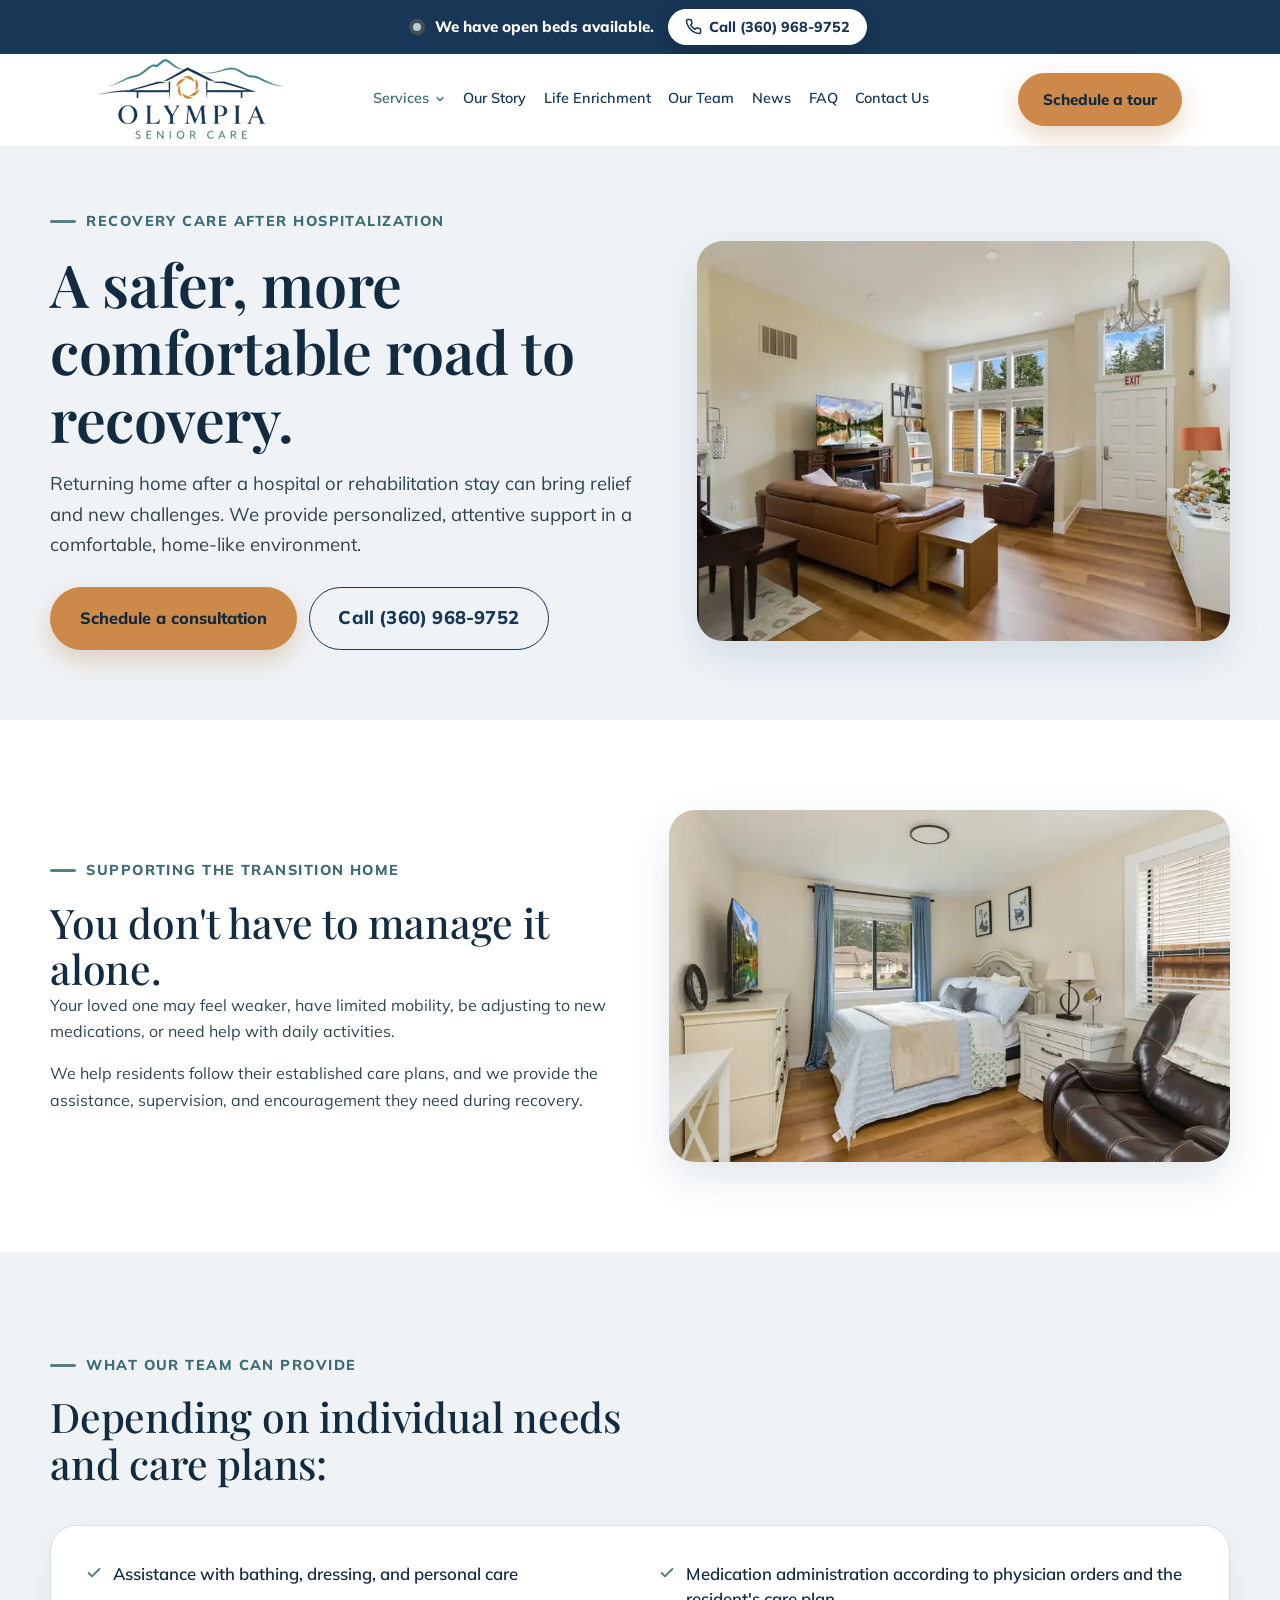
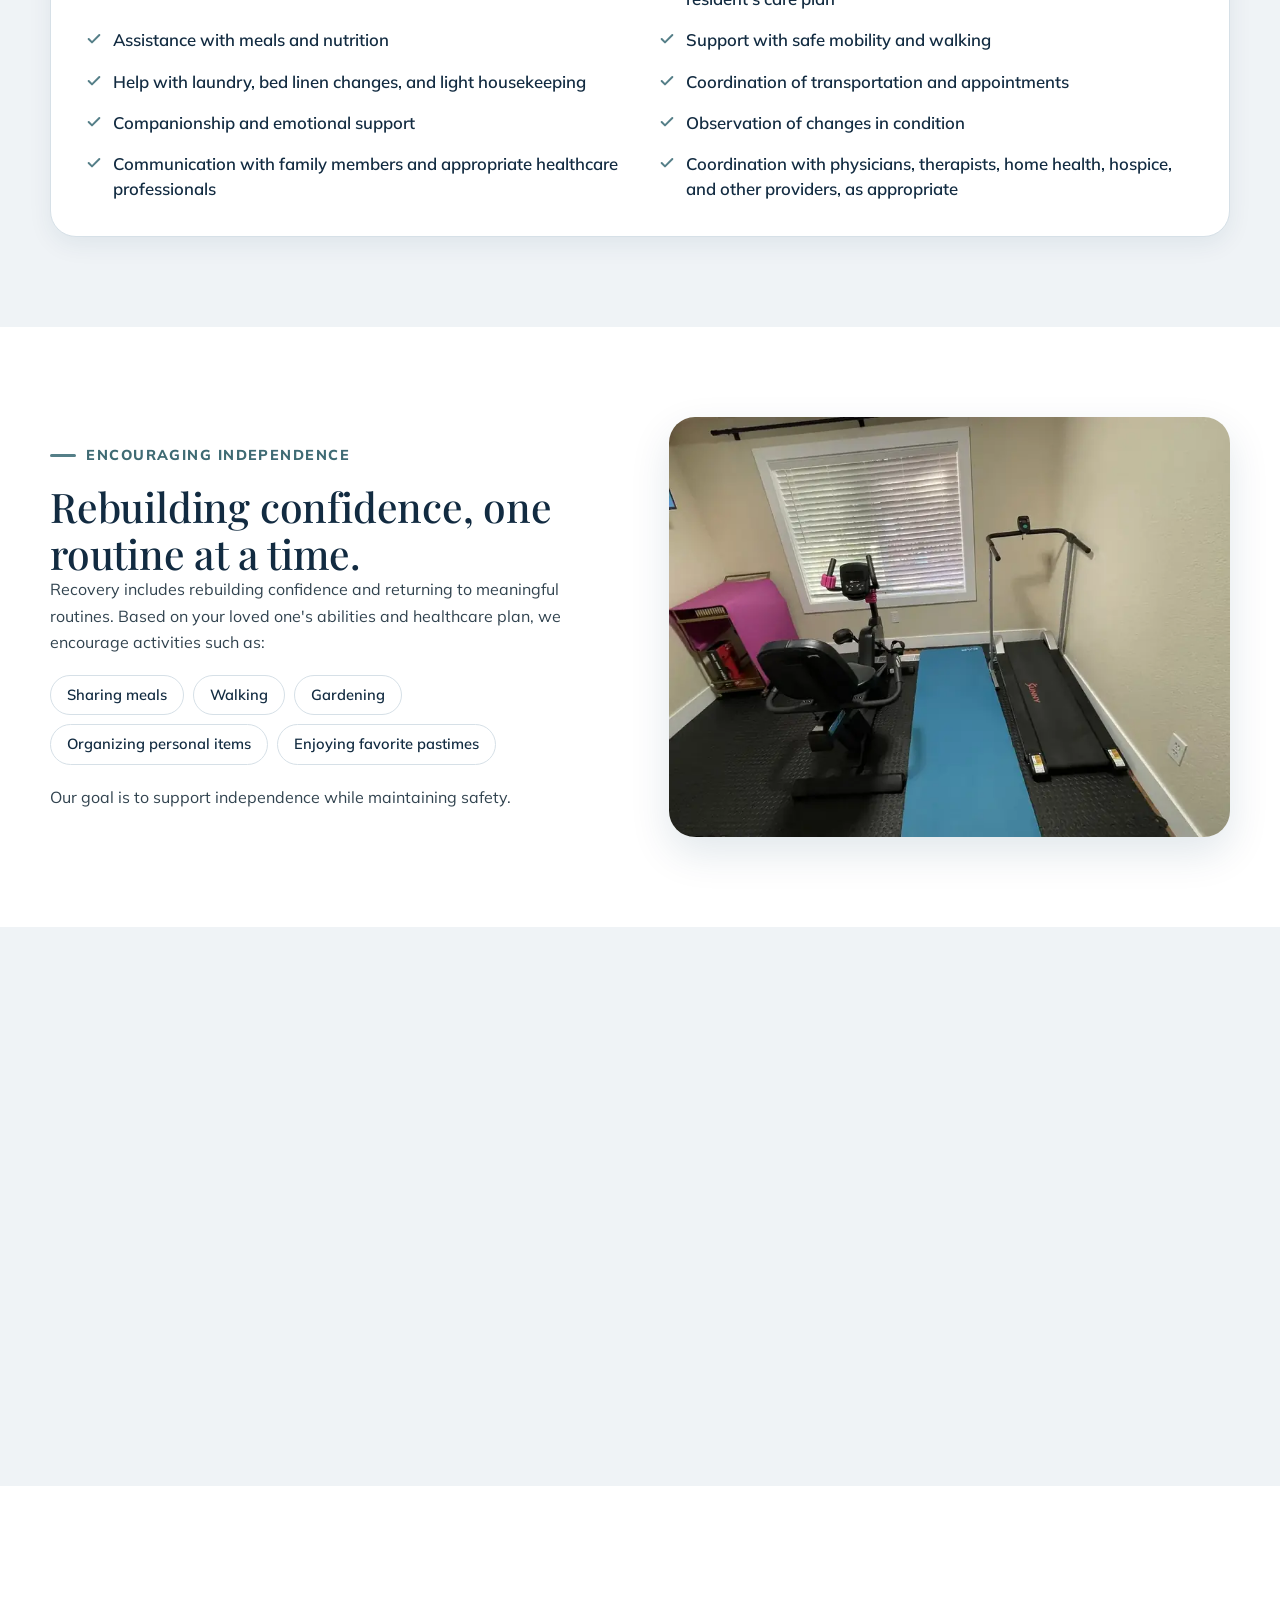
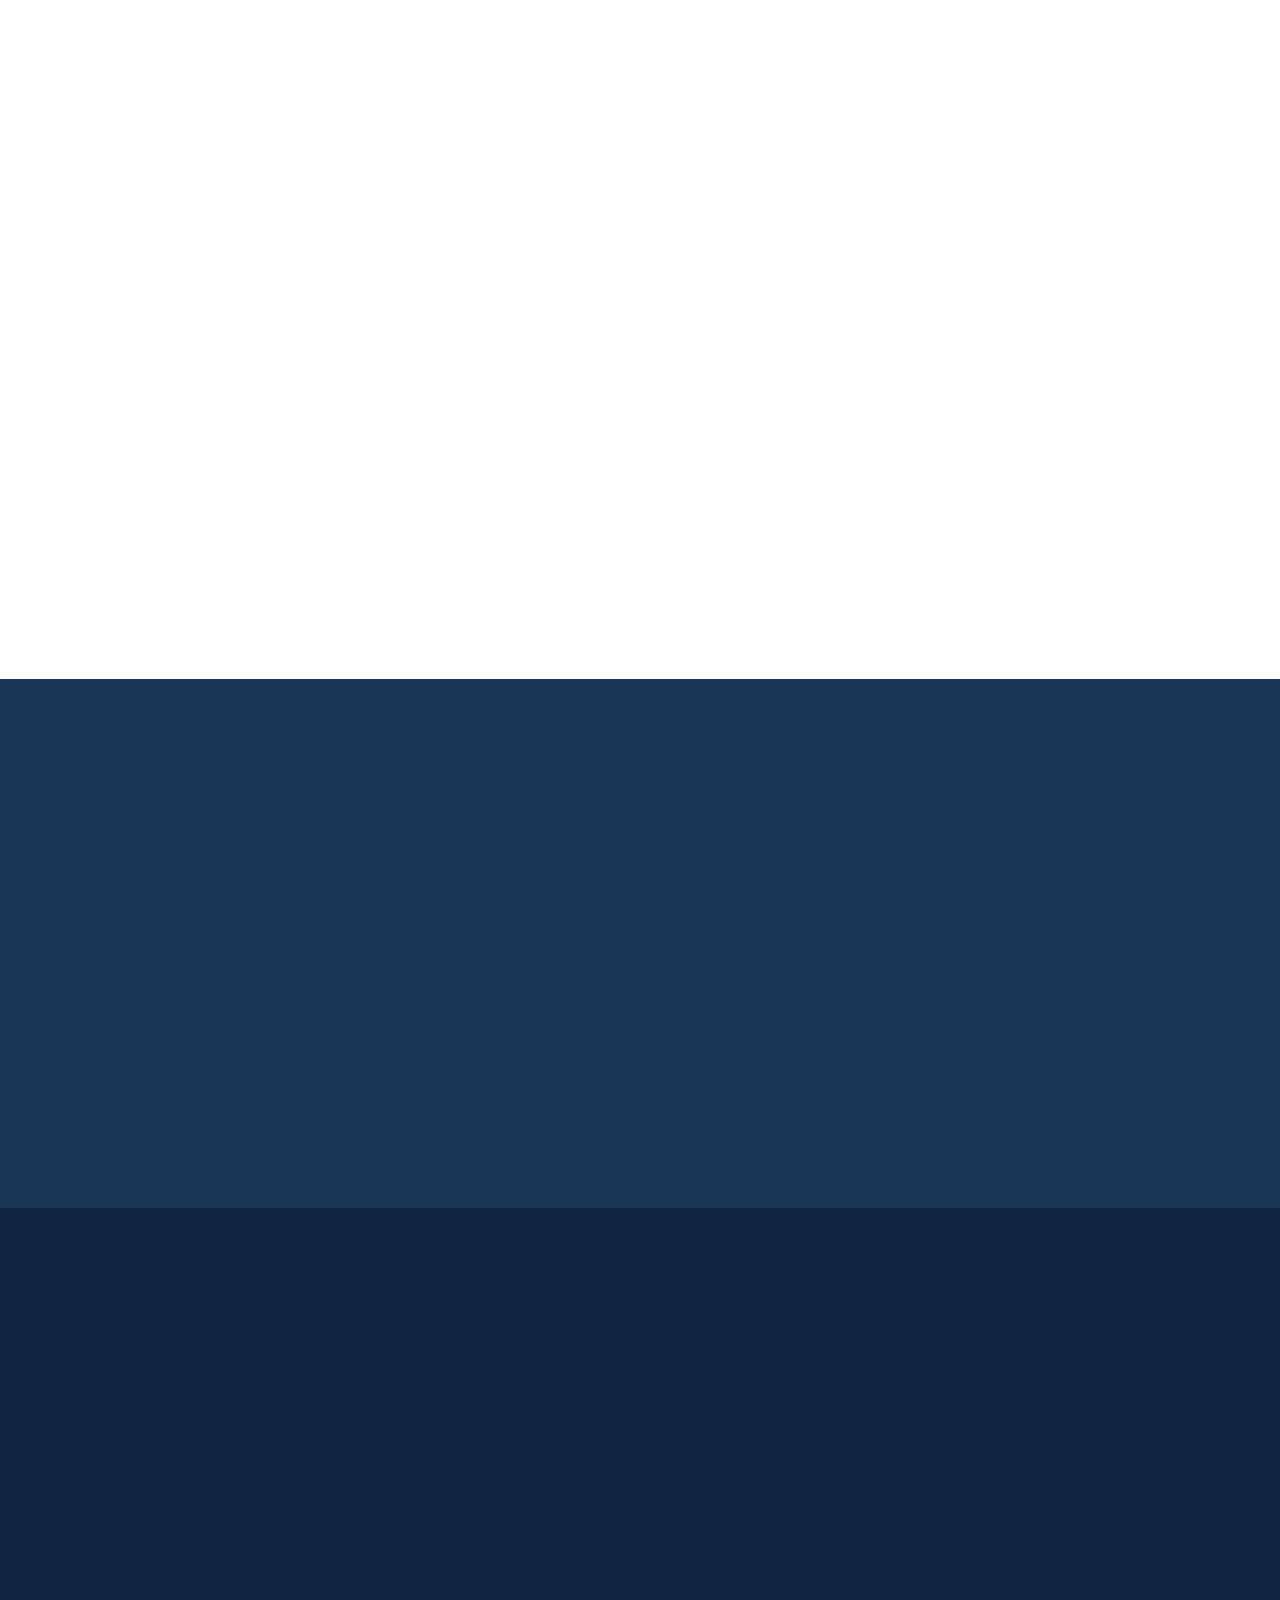
<file: recovery-care.html>
<!DOCTYPE html>
<html lang="en">
<head>
<meta charset="UTF-8">
<meta name="viewport" content="width=device-width, initial-scale=1.0">
<title>Recovery Care After a Hospital Stay in Olympia, WA | Olympia Senior Care</title>
<meta name="description" content="Leaving the hospital or rehab? Personalized recovery care in a small, home-like adult family home in West Olympia, WA, with help planning a safe transition.">
<link rel="canonical" href="https://olympiaseniorcarehome.com/recovery-care.html">
<style>@font-face{font-family:'Mulish';font-style:normal;font-weight:400;font-display:swap;src:url('fonts/Mulish-400.woff2') format('woff2')}@font-face{font-family:'Mulish';font-style:normal;font-weight:600;font-display:swap;src:url('fonts/Mulish-600.woff2') format('woff2')}@font-face{font-family:'Mulish';font-style:normal;font-weight:700;font-display:swap;src:url('fonts/Mulish-700.woff2') format('woff2')}@font-face{font-family:'Mulish';font-style:normal;font-weight:800;font-display:swap;src:url('fonts/Mulish-800.woff2') format('woff2')}@font-face{font-family:'Playfair Display';font-style:normal;font-weight:500;font-display:swap;src:url('fonts/PlayfairDisplay-500.woff2') format('woff2')}@font-face{font-family:'Playfair Display';font-style:normal;font-weight:600;font-display:swap;src:url('fonts/PlayfairDisplay-600.woff2') format('woff2')}@font-face{font-family:'Playfair Display';font-style:normal;font-weight:700;font-display:swap;src:url('fonts/PlayfairDisplay-700.woff2') format('woff2')}:root{--teal:#094A5C;--teal-deep:#063744;--teal-mid:#1C6377;--amber:#D07C1A;--gold:#8A5510;--amber-lt:#E8A857;--cream:#FBF6EE;--sand:#F4EADA;--sand-deep:#EADDC7;--white:#fff;--line:#E4D8C4;--ink:#0B2F3B;--body:#3A4A50;--muted:#5E6D73;--on-teal:#E4EDEF;--f-serif:'Newsreader',Georgia,'Times New Roman',serif;--f-sans:'Mulish',system-ui,-apple-system,'Segoe UI',sans-serif;--max:1180px;--pad:clamp(1.25rem,5vw,3rem);--r-sm:12px;--r-md:18px;--r-lg:26px;--pill:100px;--sh-sm:0 8px 24px rgba(9,74,92,.07);--sh-md:0 16px 40px rgba(9,74,92,.12);--sh-cta:0 10px 26px rgba(9,74,92,.24)}*{margin:0;padding:0;box-sizing:border-box}html{scroll-behavior:smooth}body{font-family:var(--f-sans);color:var(--body);background:var(--cream);line-height:1.65;-webkit-font-smoothing:antialiased}img{max-width:100%;height:auto;display:block}a{color:var(--teal);text-underline-offset:3px}h1,h2,h3,h4{font-family:var(--f-serif);color:var(--ink);font-weight:500;line-height:1.14;letter-spacing:-.01em}h1{font-size:clamp(2.25rem,5vw,3.7rem)}h2{font-size:clamp(1.8rem,3.5vw,2.55rem)}h3{font-size:1.55rem;font-weight:600;color:var(--teal)}h4{font-size:1.2rem;font-weight:600}section{padding:clamp(3.5rem,7vw,6rem) var(--pad)}.inner{max-width:var(--max);margin:0 auto}.narrow{max-width:760px;margin:0 auto}.eyebrow{font-family:var(--f-sans);font-weight:800;font-size:.88rem;letter-spacing:.12em;text-transform:uppercase;color:var(--gold);margin-bottom:1rem;display:flex;align-items:center;gap:.65rem;width:fit-content}.eyebrow::before{content:"";flex:none;width:26px;height:3px;border-radius:2px;background:var(--amber)}.center .eyebrow{margin-left:auto;margin-right:auto}.lede{font-size:clamp(1.03rem,1.5vw,1.16rem);max-width:58ch}.sec-head{max-width:62ch;margin-bottom:clamp(1.8rem,3vw,2.6rem)}.sec-head p{margin-top:.75rem}em.accent{font-style:italic;color:var(--teal-mid)}.sand{background:var(--sand)}p+p{margin-top:1rem}.center{text-align:center}.center .sec-head,.center .lede{margin-left:auto;margin-right:auto}.skip{position:absolute;left:-9999px;top:0;background:var(--teal);color:#fff;padding:.7rem 1.1rem;border-radius:0 0 var(--r-sm) 0;z-index:200;font-weight:700}.skip:focus{left:0}.logo{display:flex;align-items:center;gap:.6rem;text-decoration:none}.logo img{height:46px;width:auto}@media(max-width:560px){.logo img{height:38px}}.nav{position:sticky;top:0;z-index:60;background:rgba(251,246,238,.92);backdrop-filter:blur(10px);border-bottom:1px solid transparent;transition:border-color .2s,box-shadow .2s}.nav.stuck{border-bottom-color:var(--line);box-shadow:var(--sh-sm)}.nav-in{max-width:var(--max);margin:0 auto;padding:.6rem var(--pad);display:flex;align-items:center;justify-content:space-between;gap:1rem}.nav-links{display:flex;gap:1.35rem}.nav-links a{font-weight:600;font-size:.9rem;color:var(--teal);text-decoration:none;padding:.4rem 0}.nav-links a:hover{color:var(--gold)}.nav-cta{display:flex;align-items:center;gap:.8rem}.nav-phone{font-weight:800;color:var(--teal);text-decoration:none;font-size:.95rem;white-space:nowrap}.menu-toggle{display:none;background:none;border:0;color:var(--teal);cursor:pointer;padding:.35rem}.drawer{display:none;border-top:1px solid var(--line);background:var(--cream);padding:.6rem var(--pad) 1.1rem}.drawer.open{display:block}.drawer a{display:block;padding:.7rem 0;font-weight:600;color:var(--teal);text-decoration:none;border-bottom:1px solid var(--line)}.drawer .btn{margin-top:.9rem;width:100%}.btn{display:inline-flex;align-items:center;justify-content:center;gap:.5rem;min-height:44px;padding:.8rem 1.5rem;border-radius:var(--pill);font-family:var(--f-sans);font-weight:700;font-size:.95rem;text-decoration:none;border:1.5px solid transparent;cursor:pointer;transition:transform .15s,background .15s,color .15s}.btn-primary{background:var(--teal);color:#fff;box-shadow:var(--sh-cta)}.btn-primary:hover{background:var(--teal-deep);transform:translateY(-2px)}.btn-secondary{border-color:var(--teal);color:var(--teal);background:transparent}.btn-secondary:hover{background:var(--teal);color:#fff;transform:translateY(-2px)}.btn-ghost{border-color:rgba(228,237,239,.55);color:#fff;background:transparent}.btn-ghost:hover{background:#fff;color:var(--teal)}.btn-lg{font-size:1.02rem;padding:.95rem 1.8rem}a:focus-visible,button:focus-visible,input:focus-visible,textarea:focus-visible,select:focus-visible{outline:3px solid var(--teal);outline-offset:2px}.on-teal a:focus-visible,.on-teal button:focus-visible{outline-color:#fff}.hero{padding-top:clamp(2.2rem,4.5vw,3.4rem)}.hero-grid{display:grid;grid-template-columns:1.02fr .98fr;gap:clamp(2rem,5vw,4rem);align-items:center}.hero-photo{border-radius:var(--r-lg);overflow:hidden;box-shadow:var(--sh-md);aspect-ratio:4/5}.hero-photo img{width:100%;height:100%;object-fit:cover}.hero-actions{display:flex;flex-wrap:wrap;gap:.75rem;margin:1.7rem 0 1.4rem}.trust{display:flex;flex-wrap:wrap;gap:.5rem .9rem;list-style:none;font-size:.88rem;color:var(--muted);font-weight:600}.trust li{display:flex;align-items:center;gap:.4rem}.trust svg{flex:none;color:var(--teal-mid)}.badge{display:inline-flex;align-items:center;gap:.45rem;background:var(--sand-deep);color:var(--gold);font-weight:800;font-size:.76rem;letter-spacing:.06em;text-transform:uppercase;padding:.4rem .85rem;border-radius:var(--pill);margin-bottom:1rem}.badge .dot{width:7px;height:7px;border-radius:50%;background:var(--amber)}.facts{background:var(--teal);padding:clamp(2rem,4vw,2.9rem) var(--pad)}.facts-grid{display:grid;grid-template-columns:repeat(4,1fr);gap:1.5rem;text-align:center}.facts b{display:block;font-family:var(--f-serif);font-size:clamp(1.7rem,3vw,2.3rem);color:#fff;font-weight:500;line-height:1.1}.facts span{display:block;color:var(--on-teal);font-size:.83rem;margin-top:.3rem;letter-spacing:.03em}.grid-3{display:grid;grid-template-columns:repeat(3,1fr);gap:1.4rem}.grid-2{display:grid;grid-template-columns:repeat(2,1fr);gap:1.4rem}.card{background:var(--white);border:1px solid var(--line);border-radius:var(--r-md);padding:1.6rem;box-shadow:var(--sh-sm);transition:transform .18s,box-shadow .18s}.card:hover{transform:translateY(-4px);box-shadow:var(--sh-md)}.card h3{margin-bottom:.55rem}.card .num{font-family:var(--f-serif);font-size:2rem;color:var(--amber);line-height:1;display:block;margin-bottom:.5rem}.icon{width:42px;height:42px;border-radius:12px;background:var(--sand-deep);color:var(--teal);display:grid;place-items:center;margin-bottom:.95rem}.ticks{list-style:none;margin-top:.9rem;display:grid;gap:.55rem}.ticks li{display:flex;gap:.6rem;align-items:flex-start;font-size:.95rem}.ticks svg{flex:none;margin-top:.35rem;color:var(--amber)}.tags{display:flex;flex-wrap:wrap;gap:.55rem;list-style:none;margin-top:1.2rem}.tags li{background:var(--white);border:1px solid var(--line);border-radius:var(--pill);padding:.45rem 1rem;font-size:.92rem;font-weight:600;color:var(--ink)}.sand .tags li{background:var(--cream)}.lead-in{display:block;font-family:var(--f-sans);font-size:.74rem;font-weight:800;letter-spacing:.12em;text-transform:uppercase;color:var(--gold);margin-bottom:.5rem}.more{display:inline-flex;align-items:center;gap:.4rem;font-weight:700;font-size:.94rem;text-decoration:none;margin-top:1.1rem}.more:hover{text-decoration:underline}.compare{display:grid;grid-template-columns:1fr 1fr;gap:1.2rem;margin-top:1.8rem}.compare>div{border-radius:var(--r-md);padding:1.5rem;border:1px solid var(--line)}.compare .them{background:var(--white)}.compare .us{background:var(--teal);border-color:var(--teal)}.compare .us h4,.compare .us p{color:#fff}.compare .us .big{color:var(--amber-lt)}.compare .big{font-family:var(--f-serif);font-size:clamp(2.2rem,5vw,3rem);line-height:1;color:var(--muted);display:block;margin-bottom:.4rem}.compare p{font-size:.93rem;margin-top:.5rem;color:var(--muted)}.compare .us p{color:var(--on-teal)}.quote{background:var(--sand);border-left:4px solid var(--amber);border-radius:0 var(--r-md) var(--r-md) 0;padding:1.6rem 1.8rem;margin:1.6rem 0}.quote p{font-family:var(--f-serif);font-size:clamp(1.15rem,2vw,1.4rem);line-height:1.45;color:var(--ink);font-style:italic}.quote cite{display:block;margin-top:.9rem;font-family:var(--f-sans);font-style:normal;font-size:.83rem;font-weight:800;letter-spacing:.1em;text-transform:uppercase;color:var(--gold)}.split{display:grid;grid-template-columns:1fr 1fr;gap:clamp(2rem,5vw,3.6rem);align-items:center}.split img{border-radius:var(--r-lg);box-shadow:var(--sh-md)}.split img.portrait{max-width:min(470px,100%);margin-inline:auto}.split.flip>*:first-child{order:2}.team-grid{display:grid;grid-template-columns:repeat(3,1fr);gap:1.4rem}.member{background:var(--white);border:1px solid var(--line);border-radius:var(--r-md);overflow:hidden;box-shadow:var(--sh-sm);display:flex;flex-direction:column}.member .por{aspect-ratio:1/1;background:linear-gradient(145deg,var(--sand-deep),var(--sand));display:grid;place-items:center;position:relative;border-bottom:1px solid var(--line)}.member .mono{font-family:var(--f-serif);font-size:3.2rem;color:var(--teal);opacity:.55}.member .por .tag{position:absolute;bottom:.7rem;left:.7rem;background:rgba(255,255,255,.92);color:var(--gold);font-size:.66rem;font-weight:800;letter-spacing:.08em;text-transform:uppercase;padding:.28rem .6rem;border-radius:var(--pill)}.member .body{padding:1.4rem;flex:1;display:flex;flex-direction:column}.member .role{font-size:.87rem;color:var(--muted);margin-top:.15rem}.member .yrs{font-size:.78rem;font-weight:800;letter-spacing:.06em;text-transform:uppercase;color:var(--gold);margin-top:.7rem}.member blockquote{font-family:var(--f-serif);font-style:italic;color:var(--ink);font-size:1rem;line-height:1.5;margin-top:.9rem;padding-top:.9rem;border-top:1px solid var(--line)}.gal{display:grid;grid-template-columns:repeat(4,1fr);gap:1rem}.gal figure{border-radius:var(--r-md);overflow:hidden;position:relative;background:var(--sand);aspect-ratio:4/3}.gal img{width:100%;height:100%;object-fit:cover;transition:transform .4s}.gal figure:hover img{transform:scale(1.04)}.gal figcaption{position:absolute;left:.6rem;bottom:.6rem;background:rgba(255,255,255,.93);color:var(--teal);font-size:.73rem;font-weight:700;padding:.3rem .62rem;border-radius:var(--pill)}.gal .wide{grid-column:span 2;aspect-ratio:8/3}.feats{display:grid;grid-template-columns:repeat(3,1fr);gap:1.4rem}.feat{background:var(--white);border:1px solid var(--line);border-radius:var(--r-md);overflow:hidden;box-shadow:var(--sh-sm);transition:transform .18s,box-shadow .18s}.feat:hover{transform:translateY(-4px);box-shadow:var(--sh-md)}.feat .shot{aspect-ratio:4/3;overflow:hidden}.feat .shot img{width:100%;height:100%;object-fit:cover;transition:transform .4s}.feat:hover .shot img{transform:scale(1.04)}.feat .txt{padding:1.35rem}.feat h3{font-size:1.4rem;margin-bottom:.45rem}.feat p{font-size:.95rem}.faqs{max-width:840px;margin:0 auto;border-top:1px solid var(--line)}.faq{border-bottom:1px solid var(--line)}.faq summary{list-style:none;cursor:pointer;display:block;position:relative;padding:1.35rem 3.2rem 1.35rem 0;font-family:var(--f-serif);font-size:1.38rem;font-weight:500;color:var(--ink);line-height:1.3}.faq summary::-webkit-details-marker{display:none}.faq summary:hover{color:var(--teal-mid)}.faq summary::after{content:"+";position:absolute;right:.4rem;top:50%;transform:translateY(-50%);font-family:var(--f-sans);font-size:1.7rem;font-weight:300;line-height:1;color:var(--amber);transition:transform .2s}.faq[open] summary{color:var(--teal-mid)}.faq[open] summary::after{transform:translateY(-50%) rotate(45deg)}.faq .a{padding:0 3.2rem 1.5rem 0;font-size:1rem;line-height:1.72;color:var(--body)}.loc{display:grid;grid-template-columns:1fr 1.15fr;align-items:stretch;padding:0}.loc-copy{padding:clamp(2.4rem,5vw,3.6rem) var(--pad);display:flex;flex-direction:column;justify-content:center;gap:.5rem}.loc-copy .addr{font-family:var(--f-serif);font-size:1.35rem;color:var(--ink);line-height:1.4}.loc-map{position:relative;min-height:360px;background:var(--sand-deep)}.loc-map iframe{position:absolute;inset:0;width:100%;height:100%;border:0}.member .por img{width:100%;height:100%;object-fit:cover}.tour{max-width:980px;margin:0 auto;border-radius:var(--r-lg);overflow:hidden;box-shadow:var(--sh-md);background:var(--ink)}.tour video{display:block;width:100%;height:auto;aspect-ratio:16/9;background:var(--ink)}.acts{display:flex;flex-wrap:wrap;justify-content:center;gap:1.4rem}.acts .feat{flex:0 1 calc((100% - 2.8rem)/3)}.feat .shot.blank{display:grid;place-items:center;background:linear-gradient(145deg,var(--sand-deep),var(--sand));color:var(--teal)}.feat .shot.blank svg{width:64px;height:64px;opacity:.85}.quote.big p{font-size:clamp(1.35rem,2.6vw,1.85rem)}.cta-band .tagline{font-family:var(--f-serif);font-style:italic;font-size:clamp(1.2rem,2vw,1.45rem);color:var(--amber-lt)}.contact-grid{display:grid;grid-template-columns:1fr 1fr;gap:clamp(2rem,5vw,3.4rem);align-items:start}.panel{background:var(--white);border:1px solid var(--line);border-radius:var(--r-lg);padding:clamp(1.5rem,3vw,2.2rem);box-shadow:var(--sh-md)}.field{margin-bottom:1rem}label{display:block;font-size:.74rem;font-weight:800;letter-spacing:.09em;text-transform:uppercase;color:var(--muted);margin-bottom:.4rem}input,textarea,select{width:100%;background:var(--cream);border:1px solid var(--line);border-radius:var(--r-sm);padding:.8rem 1rem;font-family:var(--f-sans);font-size:1rem;color:var(--body)}input::placeholder,textarea::placeholder{color:var(--muted);opacity:.75}input:focus,textarea:focus,select:focus{border-color:var(--teal-mid);background:#fff;box-shadow:0 0 0 3px rgba(28,99,119,.14);outline:none}.form-note{font-size:.82rem;color:var(--muted);margin-top:.85rem}.contact-list{list-style:none;display:grid;gap:1.1rem;margin-top:1.6rem}.contact-list li{display:flex;gap:.85rem;align-items:flex-start}.contact-list svg{flex:none;margin-top:.25rem;color:var(--teal-mid)}.contact-list b{display:block;color:var(--ink);font-size:.95rem}.contact-list a{font-weight:700;text-decoration:none}.contact-list a:hover{text-decoration:underline}.ok{display:none;background:var(--sand);border:1px solid var(--amber);border-radius:var(--r-md);padding:1.4rem;color:var(--ink)}.ok.show{display:block}.cta-band{background:var(--teal);color:#fff;text-align:center}.cta-band h2,.cta-band p{color:#fff}.cta-band p{max-width:56ch;margin:.9rem auto 0;color:var(--on-teal)}.cta-band .hero-actions{justify-content:center}.page-head{background:var(--sand);padding:clamp(2.6rem,5vw,4rem) var(--pad) clamp(2.2rem,4vw,3rem)}.prose{max-width:68ch}.prose h2{margin:2.4rem 0 .8rem}.prose h3{margin:1.8rem 0 .5rem}.prose ul{margin:1rem 0 1rem 1.1rem;display:grid;gap:.5rem}.prose img{border-radius:var(--r-lg);box-shadow:var(--sh-md);margin:1.8rem 0}.foot{background:var(--teal-deep);color:var(--on-teal);padding:clamp(3rem,5vw,4rem) var(--pad) 1.6rem}.foot-grid{display:grid;grid-template-columns:1.3fr 1fr 1fr 1fr;gap:2.2rem;max-width:var(--max);margin:0 auto}.foot h4{color:#fff;font-family:var(--f-sans);font-size:.76rem;font-weight:800;letter-spacing:.13em;text-transform:uppercase;margin-bottom:1rem}.foot a{color:var(--on-teal);text-decoration:none}.foot a:hover{color:#fff;text-decoration:underline}.foot ul{list-style:none;display:grid;gap:.6rem;font-size:.93rem}.foot .brandline{font-family:var(--f-serif);font-size:1.15rem;color:#fff;margin-bottom:.6rem}.foot .tag{font-size:.93rem;max-width:34ch}.foot-bot{max-width:var(--max);margin:2.4rem auto 0;padding-top:1.3rem;border-top:1px solid rgba(228,237,239,.18);display:flex;flex-wrap:wrap;gap:.6rem 1.4rem;justify-content:space-between;font-size:.8rem;color:rgba(228,237,239,.78)}.foot-logo{height:54px;width:auto;margin-bottom:1rem;filter:brightness(0) invert(1);opacity:.95}@media(max-width:960px){.acts .feat{flex-basis:calc((100% - 1.4rem)/2)}.loc{grid-template-columns:1fr}.loc-map{min-height:300px}.feats{grid-template-columns:repeat(2,1fr)}.hero-grid{grid-template-columns:1fr}.hero-photo{order:-1;aspect-ratio:4/3;max-height:400px}.grid-3,.team-grid{grid-template-columns:repeat(2,1fr)}.split,.contact-grid{grid-template-columns:1fr}.split.flip>*:first-child{order:0}.facts-grid{grid-template-columns:repeat(2,1fr);gap:1.6rem}.foot-grid{grid-template-columns:1fr 1fr}.gal{grid-template-columns:repeat(2,1fr)}.gal .wide{grid-column:span 2;aspect-ratio:2/1}}@media(max-width:720px){.acts .feat{flex-basis:100%}.nav-links,.nav-phone{display:none}.menu-toggle{display:block}.grid-3,.grid-2,.team-grid,.compare,.feats{grid-template-columns:1fr}.foot-grid{grid-template-columns:1fr}}@media(max-width:420px){.facts-grid{grid-template-columns:1fr;gap:1.2rem}.btn{width:100%}.hero-actions{flex-direction:column}}@media(prefers-reduced-motion:reduce){html{scroll-behavior:auto}*{transition:none!important;animation:none!important}.card:hover,.btn:hover{transform:none}.gal figure:hover img{transform:none}}@media print{.nav,.cta-band,.contact{display:none}}@media(max-width:720px){body{font-size:1.125rem}.lede{font-size:1.2rem}h2{font-size:2rem}.eyebrow{font-size:.92rem}.feat p,.card p,.faq .a,.split p,.loc-copy p,.member p{font-size:1.08rem}.tags li{font-size:1rem}.hero-grid>div:not(.hero-photo),.sec-head,.page-head .inner,.split>div,.loc-copy,.contact-grid>div:first-child,.card,.feat .txt,.member .body,.narrow{text-align:center}.eyebrow,.sec-head,.lede{margin-left:auto;margin-right:auto}.trust,.tags,.hero-actions{justify-content:center}.quote{border-left:0;border-top:4px solid var(--amber);border-radius:var(--r-md);text-align:center}.split>div.prose,.prose,.ticks,.faqs,.faq,form,.panel,.contact-list{text-align:left}}section[id]{scroll-margin-top:76px}.carelist{margin-top:clamp(1.6rem,3vw,2.2rem);padding-top:clamp(1.4rem,3vw,1.9rem);border-top:1px solid rgba(228,237,239,.22);text-align:center}.carelist-h{font-weight:800;font-size:.8rem;letter-spacing:.12em;text-transform:uppercase;color:var(--amber-lt);margin:0 auto 1.1rem;max-width:60ch;line-height:1.5}.carelist ul{list-style:none;display:grid;grid-template-columns:repeat(3,auto);justify-content:center;gap:.75rem 2.6rem}.carelist li{display:flex;align-items:center;gap:.55rem;color:#fff;font-size:1.05rem;font-weight:600;text-align:left}.carelist svg{flex:none;color:var(--amber-lt)}@media(max-width:720px){.carelist ul{grid-template-columns:1fr 1fr;justify-content:stretch;gap:.85rem 1.1rem;max-width:420px;margin:0 auto}.carelist li{font-size:1.02rem;align-items:flex-start}.carelist svg{margin-top:.28rem}}@media(max-width:420px){.carelist ul{grid-template-columns:1fr;max-width:260px}}.nav-links{align-items:center}.nav-links a[aria-current="page"],.nav-links .on{color:var(--gold)}.has-sub{position:relative}.nav-links .sub-top{display:inline-flex;align-items:center;gap:.3rem}.chev{flex:none;transition:transform .2s}.has-sub:hover .chev,.has-sub:focus-within .chev,.has-sub.open .chev{transform:rotate(180deg)}.sub{position:absolute;top:calc(100% + .6rem);left:-1rem;min-width:300px;background:var(--white);border:1px solid var(--line);border-radius:var(--r-md);box-shadow:var(--sh-md);padding:.45rem;opacity:0;visibility:hidden;transform:translateY(6px);transition:opacity .15s,transform .15s,visibility .15s;z-index:70}.sub::before{content:"";position:absolute;left:0;right:0;top:-.9rem;height:.9rem}.has-sub:hover .sub,.has-sub:focus-within .sub,.has-sub.open .sub{opacity:1;visibility:visible;transform:none}.nav-links .sub a{display:block;padding:.62rem .85rem;border-radius:10px;font-size:.95rem;white-space:nowrap;color:var(--teal)}.nav-links .sub a:hover,.nav-links .sub a[aria-current="page"]{background:var(--sand);color:var(--teal)}.nav-links .sub .sub-all{margin-top:.3rem;border-top:1px solid var(--line);border-radius:0 0 10px 10px;padding-top:.75rem;color:var(--gold);font-size:.8rem;font-weight:800;letter-spacing:.1em;text-transform:uppercase}@media(max-width:1200px){.nav-phone{display:none}}@media(max-width:1020px){.nav-links{display:none}.menu-toggle{display:block}}.drawer.open{max-height:calc(100vh - 62px);overflow-y:auto}.drawer .drawer-top{border-bottom:0;padding-bottom:.3rem}.drawer-sub{margin:0 0 .5rem .15rem;padding-left:.95rem;border-left:2px solid var(--amber-lt)}.drawer .drawer-sub a{border-bottom:0;padding:.42rem 0;font-size:.97rem;color:var(--body)}.drawer-sub+a{border-top:1px solid var(--line)}.carelist a{color:#fff;text-decoration:underline;text-decoration-color:rgba(255,255,255,.45);text-underline-offset:4px;text-decoration-thickness:1px}.carelist a:hover{text-decoration-color:var(--amber-lt)}.ph-split{display:grid;grid-template-columns:1.05fr .95fr;gap:clamp(2rem,5vw,3.6rem);align-items:center}.ph-split h1{max-width:17ch}.ph-split .lede{margin-top:1rem}.ph-split img{width:100%;aspect-ratio:4/3;object-fit:cover;border-radius:var(--r-lg);box-shadow:var(--sh-md)}.checks{list-style:none;display:grid;grid-template-columns:1fr 1fr;gap:1rem 2.4rem;text-align:left}.checks.one{grid-template-columns:1fr;margin-top:1.2rem}.checks li{display:flex;gap:.7rem;align-items:flex-start;font-size:1.05rem;font-weight:600;color:var(--ink);line-height:1.5}.checks svg{flex:none;margin-top:.25rem;color:var(--amber)}.panel-lite{background:var(--white);border:1px solid var(--line);border-radius:var(--r-lg);padding:clamp(1.4rem,3vw,2.2rem);box-shadow:var(--sh-sm)}.note{margin-top:1.6rem;max-width:70ch}a.feat{display:block;text-decoration:none;color:inherit}a.feat .more{margin-top:.9rem}.feats.two{grid-template-columns:repeat(2,1fr)}.card .lead-in{margin-bottom:.6rem}.faq div.a p+p{margin-top:.8rem}.faq .a ul{margin:.7rem 0 0 1.2rem;display:grid;gap:.3rem}@media(max-width:960px){.ph-split{grid-template-columns:1fr}.ph-split img{max-height:340px}}@media(max-width:720px){.checks{grid-template-columns:1fr;width:fit-content;max-width:100%;margin-inline:auto}.checks li{font-size:1.06rem}.feats.two{grid-template-columns:1fr}.note{text-align:center;margin-inline:auto}}.drawer a.btn-primary{color:#fff;border-bottom:0}.drawer a.btn-primary{display:flex}.acts .card{flex:0 1 calc((100% - 2.8rem)/3)}.day .card .lead-in{margin-bottom:.35rem}@media(max-width:960px){.acts .card{flex-basis:calc((100% - 1.4rem)/2)}}@media(max-width:720px){.acts .card{flex-basis:100%}.card .icon{margin-inline:auto}}:root{--teal:#83152A;--teal-deep:#5E0E1E;--teal-mid:#9E2A3F;--amber:#83152A;--gold:#83152A;--amber-lt:#F2CCD3;--ink:#1F1B1C;--body:#3B3637;--muted:#665D5F;--on-teal:#F7E9EC;--line:#E6DBCB;--f-serif:'Playfair Display',Georgia,'Times New Roman',serif;--f-label:'Oswald','Arial Narrow',system-ui,sans-serif;--sh-sm:0 8px 24px rgba(60,18,26,.07);--sh-md:0 16px 40px rgba(60,18,26,.12);--sh-cta:0 10px 26px rgba(131,21,42,.26)}h1,h2,h3,h4{letter-spacing:-.005em}h1{font-weight:600}input:focus,textarea:focus,select:focus{box-shadow:0 0 0 3px rgba(131,21,42,.14)}.eyebrow,.carelist-h,.badge,.lead-in,.foot h4,.quote cite,.member .yrs,.nav-links .sub .sub-all{font-family:var(--f-label);font-weight:500}.eyebrow{font-size:.98rem;letter-spacing:.1em}.carelist-h{font-size:.92rem;letter-spacing:.1em}.badge{font-size:.82rem;letter-spacing:.08em}.lead-in{font-size:.86rem;letter-spacing:.1em}.foot h4{font-size:.9rem;letter-spacing:.12em}.quote cite{font-size:.9rem;letter-spacing:.1em}.nav-links .sub .sub-all{font-size:.88rem;letter-spacing:.1em}.logo img{height:44px;width:auto}.foot{background:#1F1B1C}.foot-logo{height:72px;width:auto}@media(max-width:560px){.logo img{height:34px}}@media(max-width:720px){.eyebrow{font-size:1rem}}@media(max-width:560px){.nav-cta{gap:.5rem;flex-shrink:0}.nav-cta .btn{white-space:nowrap;padding:.5rem .95rem;font-size:.86rem;min-height:40px;width:auto}.menu-toggle{padding:.25rem}}.logo{min-width:0}.logo img{object-fit:contain;object-position:left center;max-width:100%}:root{--f-label:var(--f-sans)}em.accent{font-style:normal}h3,h4{font-family:var(--f-sans);font-weight:700;letter-spacing:0;line-height:1.3}h3{font-size:1.38rem}.feat h3{font-size:1.3rem}.quote p{font-family:var(--f-sans);font-style:normal;font-weight:600;font-size:clamp(1.12rem,1.8vw,1.28rem);line-height:1.6;color:var(--ink)}.quote.big p{font-size:clamp(1.2rem,2.2vw,1.45rem)}.quote cite{font-family:var(--f-sans);font-weight:700;font-size:.95rem;letter-spacing:.02em;text-transform:none;color:var(--muted)}.member blockquote{font-family:var(--f-sans);font-style:normal;font-weight:600}.cta-band .tagline{font-family:var(--f-sans);font-style:normal;font-weight:700;font-size:1.15rem}.faq summary{font-family:var(--f-sans);font-weight:700;font-size:1.18rem;line-height:1.4}.loc-copy .addr{font-family:var(--f-sans);font-weight:700;font-size:1.2rem}.eyebrow,.carelist-h,.badge,.lead-in,.foot h4,.member .yrs,.nav-links .sub .sub-all{font-family:var(--f-sans);font-weight:800}.eyebrow{font-size:.9rem;letter-spacing:.1em}.carelist-h{font-size:.85rem;letter-spacing:.08em}.badge{font-size:.78rem;letter-spacing:.06em}.lead-in{font-size:.8rem;letter-spacing:.1em}.foot h4{font-size:.8rem;letter-spacing:.12em}.nav-links .sub .sub-all{font-size:.8rem;letter-spacing:.08em}@media(max-width:720px){.eyebrow{font-size:.95rem}.faq summary{font-size:1.12rem}}.team-grid.two{grid-template-columns:repeat(2,1fr);max-width:860px;margin-inline:auto}.member .por .mono{font-family:var(--f-serif)}.member .note-photo{font-size:.8rem;color:var(--muted);margin-top:.6rem}@media(max-width:720px){.team-grid.two{grid-template-columns:1fr}}.team-grid.two .member .por{aspect-ratio:16/9}:root{--teal:#0B3D5C;--teal-deep:#072C43;--teal-mid:#1D5F87;--amber:#2E8B57;--gold:#23704A;--amber-lt:#A7DDBF;--cream:#FFFFFF;--sand:#EEF5F9;--sand-deep:#DCEAF2;--line:#D5E3EC;--ink:#0E2A3B;--body:#33454F;--muted:#56666F;--on-teal:#E6F0F6;--orange:#C25700;--orange-deep:#A04700;--sh-sm:0 8px 24px rgba(11,61,92,.07);--sh-md:0 16px 40px rgba(11,61,92,.12);--sh-cta:0 10px 26px rgba(194,87,0,.28)}input:focus,textarea:focus,select:focus{box-shadow:0 0 0 3px rgba(11,61,92,.16)}.foot{background:#0A2E45}.btn-primary,.on-teal .btn-primary{background:var(--orange);color:#fff;border-color:var(--orange)}.btn-primary:hover,.on-teal .btn-primary:hover{background:var(--orange-deep);border-color:var(--orange-deep);color:#fff}.nav-phone{font-size:1.2rem;font-weight:800;color:var(--teal)}.btn[href^="tel:"]{font-size:1.15rem;font-weight:800;letter-spacing:.01em}.contact-list a[href^="tel:"]{font-size:1.3rem;font-weight:800}.foot a[href^="tel:"]{font-size:1.15rem;font-weight:800}.drawer a[href^="tel:"]{font-size:1.15rem;font-weight:800}.faq-group{margin-top:clamp(2.4rem,5vw,3.4rem)}.faq-group:first-child{margin-top:0}.faq-group>h2{margin-bottom:1.1rem}.faq .a ul{margin:.6rem 0 .8rem 1.2rem}.faq .a li{margin:.2rem 0}.faq .a p+p{margin-top:.7rem}.faq .a .say{border-left:4px solid var(--amber);background:var(--sand);padding:.8rem 1rem;border-radius:0 12px 12px 0;margin:.7rem 0}.faq .a b.short{display:block;color:var(--ink);margin-bottom:.5rem}.faq-cta{display:flex;flex-wrap:wrap;gap:.8rem;margin-top:.9rem}.benchmark{font-size:.95rem;color:var(--muted)}.tagline{font-family:var(--f-serif);font-size:1.3rem;color:var(--teal);margin-top:.6rem}.nav{background:rgba(255,255,255,.95)}.nav-links{gap:1.1rem}.nav-links a,.nav-links .sub-top{white-space:nowrap}@media(max-width:1320px){.nav-phone{display:none}}@media(max-width:1120px){.nav-links{display:none}.menu-toggle{display:block}}.nav-cta .btn{white-space:nowrap}:root{--teal:#0E4A7A;--teal-deep:#0A3559;--teal-mid:#1878C0;--amber:#10B0A8;--gold:#0B7A73;--amber-lt:#7FDCD3;--orange:#F8A038;--orange-deep:#E88C1E;--sand:#EEF6FA;--sand-deep:#DCEDF5;--line:#D3E4EE;--sh-cta:0 10px 26px rgba(232,140,30,.30)}.foot{background:#0A3559}.btn-primary,.on-teal .btn-primary{color:#0E2A3B;font-weight:800}.btn-primary:hover,.on-teal .btn-primary:hover{color:#0E2A3B}.logo img{height:58px}@media(max-width:560px){.logo img{height:44px}}.foot-logo{filter:none;opacity:1;height:84px;background:#fff;padding:10px 14px;border-radius:14px;box-sizing:content-box}:root{--teal:#183655;--teal-deep:#102540;--teal-mid:#2C5E84;--amber:#557F88;--gold:#3F6B74;--amber-lt:#AFD0D6;--orange:#CC8949;--orange-deep:#B5712F;--sand:#EFF3F6;--sand-deep:#DFE8EE;--line:#D6E0E7;--ink:#122B41;--body:#31434F;--muted:#56666F;--sh-cta:0 10px 26px rgba(181,113,47,.28)}.foot{background:#102540}.btn-primary,.on-teal .btn-primary{background:var(--orange);border-color:var(--orange);color:#12283D}.btn-primary:hover,.on-teal .btn-primary:hover{background:var(--orange-deep);border-color:var(--orange-deep);color:#fff}.logo img{height:80px}@media(max-width:900px){.logo img{height:64px}}@media(max-width:560px){.logo img{height:54px}}.nav-in{padding-top:.35rem;padding-bottom:.35rem}.foot-logo{height:92px}.gal figcaption{font-size:1rem;line-height:1.45}.facts span{font-size:.95rem}.badge{font-size:.9rem}.lead-in{font-size:.95rem}.carelist-h{font-size:.95rem}.quote cite{font-size:.95rem}.member .role{font-size:.95rem}.member .yrs{font-size:.95rem}.member .note-photo{font-size:.95rem}.member .por .tag{font-size:.88rem}label{font-size:.95rem}.form-note{font-size:.95rem}.foot h4{font-size:.95rem}.foot-bot{font-size:.9rem;line-height:1.5}.nav-links .sub .sub-all{font-size:.95rem}.nav-cta .btn{font-size:.95rem}.tag,.gal figcaption,.benchmark{letter-spacing:0}.photo-note{margin:0}.photo-note img{border-radius:var(--r-md);box-shadow:var(--sh-sm);width:100%;height:auto}.photo-note figcaption{margin-top:.7rem;font-size:1rem;color:var(--muted)}main>section:not(.hero):not(.facts),.foot{content-visibility:auto;contain-intrinsic-size:auto 600px}.gal figure{content-visibility:auto;contain-intrinsic-size:auto 320px}.callbar{display:none}@media(max-width:860px){.callbar{display:flex;gap:.6rem;position:fixed;left:0;right:0;bottom:0;z-index:70;padding:.6rem .8rem calc(.6rem + env(safe-area-inset-bottom));background:rgba(255,255,255,.96);backdrop-filter:blur(10px);border-top:1px solid var(--line);box-shadow:0 -6px 24px rgba(11,61,92,.10)}.callbar a{flex:1;display:inline-flex;align-items:center;justify-content:center;gap:.45rem;min-height:50px;border-radius:var(--pill);font-weight:800;font-size:1.05rem;text-decoration:none;letter-spacing:.01em}.callbar-call{background:var(--teal);color:#fff}.callbar-tour{background:var(--orange);color:#12283D}body{padding-bottom:78px}}@media(max-width:380px){.callbar a{font-size:.95rem;min-height:46px}}.fit-grid{display:grid;grid-template-columns:1fr 1fr;gap:clamp(1.2rem,3vw,2rem);align-items:start}.fit-col{background:var(--cream);border:1px solid var(--line);border-radius:var(--r-md);padding:clamp(1.2rem,2.5vw,1.8rem)}.fit-col h3{font-size:1.2rem;margin-bottom:.9rem}.fit-col ul{list-style:none;display:grid;gap:.6rem}.fit-col li{position:relative;padding-left:1.7rem;line-height:1.55}.fit-col li::before{position:absolute;left:0;top:.05rem;font-weight:800}.fit-yes{border-left:4px solid var(--amber)}.fit-yes li::before{content:"✓";color:var(--gold)}.fit-no{border-left:4px solid var(--line)}.fit-no li::before{content:"–";color:var(--muted)}.fit-note{margin-top:1rem;padding-top:.9rem;border-top:1px solid var(--line);color:var(--muted)}@media(max-width:820px){.fit-grid{grid-template-columns:1fr}}.announce{background:var(--teal);color:var(--on-teal)}.announce-in{max-width:var(--max);margin-inline:auto;padding:.55rem var(--pad);display:flex;flex-wrap:wrap;align-items:center;justify-content:center;gap:.45rem .9rem;font-size:.95rem;text-align:center;line-height:1.4}.announce b{color:#fff;font-weight:800}.announce .dot{width:8px;height:8px;border-radius:50%;background:var(--amber-lt);box-shadow:0 0 0 4px rgba(232,168,87,.22);flex:none}.announce a{color:#fff;font-weight:800;text-decoration:underline;text-underline-offset:3px;white-space:nowrap}@media(max-width:560px){.announce-in{font-size:.88rem;padding:.5rem 1rem}}.rev-grid{display:grid;grid-template-columns:repeat(auto-fit,minmax(320px,1fr));gap:1.4rem}.rev-grid:has(>:only-child){max-width:760px}.rev{background:var(--white);border:1px solid var(--line);border-radius:var(--r-md);padding:clamp(1.3rem,2.5vw,1.9rem);box-shadow:var(--sh-sm);margin:0;display:flex;flex-direction:column;gap:.9rem}.rev .stars{color:var(--amber);font-size:1.15rem;letter-spacing:.12em;line-height:1}.rev blockquote{font-family:var(--f-serif);font-size:clamp(1.05rem,1.8vw,1.22rem);line-height:1.5;color:var(--ink);margin:0}.rev figcaption{color:var(--muted);font-size:.95rem;font-weight:700;margin-top:auto}.steps{list-style:none;counter-reset:s;margin:0;display:grid;grid-template-columns:repeat(5,1fr);gap:1.2rem}@media(max-width:1040px){.steps{grid-template-columns:repeat(3,1fr)}}@media(max-width:700px){.steps{grid-template-columns:1fr}}.steps li{counter-increment:s;background:var(--cream);border:1px solid var(--line);border-radius:var(--r-md);padding:1.3rem 1.4rem 1.4rem}.steps li::before{content:counter(s);display:flex;align-items:center;justify-content:center;width:34px;height:34px;border-radius:50%;background:var(--teal);color:#fff;font-weight:800;font-size:1rem;margin-bottom:.8rem}.steps li b{display:block;font-size:1.08rem;color:var(--ink);margin-bottom:.35rem}.steps-cta{margin-top:clamp(1.8rem,3vw,2.4rem);text-align:center}.steps-cta h3{font-size:clamp(1.4rem,3vw,1.9rem);margin-bottom:1.1rem}.steps-btns{display:flex;gap:.8rem;flex-wrap:wrap;justify-content:center}.menu-card{margin:clamp(1.8rem,3vw,2.6rem) 0 0;text-align:center}.menu-card a{display:block;border-radius:var(--r-md);overflow:hidden;box-shadow:var(--sh-md);border:1px solid var(--line)}.menu-card img{width:100%}.menu-card figcaption{margin-top:.9rem;color:var(--muted);font-size:.95rem}.faq-call{margin-top:1.1rem;font-weight:700}.faq-call a{font-weight:800;white-space:nowrap}.btn-tel{display:inline-flex;align-items:center;justify-content:center;gap:.45rem;min-height:44px;padding:.62rem 1.25rem;border-radius:var(--pill);background:var(--teal);color:#fff;font-family:var(--f-sans);font-weight:800;font-size:.95rem;line-height:1;text-decoration:none;white-space:nowrap;border:1.5px solid var(--teal);box-shadow:0 6px 18px rgba(24,54,85,.22);transition:transform .15s,background .15s,box-shadow .15s}.btn-tel:hover,.btn-tel:focus-visible{background:#12283D;border-color:#12283D;color:#fff;transform:translateY(-1px)}.btn-tel svg{flex:none}.announce .btn-tel{background:#fff;color:var(--teal);border-color:#fff;box-shadow:0 4px 14px rgba(0,0,0,.18);min-height:36px;padding:.42rem 1rem;font-size:.9rem}.announce .btn-tel:hover,.announce .btn-tel:focus-visible{background:var(--on-teal);color:var(--teal);border-color:var(--on-teal)}.nav-phone.btn-tel{min-height:40px;padding:.5rem 1.05rem;font-size:.9rem;color:#fff}.faq-call{display:flex;flex-wrap:wrap;align-items:center;gap:.75rem;margin-top:1.3rem;font-weight:700}.contact-list .btn-tel{margin-top:.4rem}.drawer .btn-tel{width:100%;margin-top:.7rem;border:1.5px solid var(--teal);color:#fff}@media(max-width:560px){.announce .btn-tel{min-height:34px;padding:.38rem .9rem}}.announce a.btn-tel{text-decoration:none}.drawer a.btn-tel{display:inline-flex;justify-content:center;gap:.45rem;padding:.62rem 1.25rem;border-bottom:0}@media(max-width:1320px){.nav-phone.btn-tel{display:none}}</style>
<link rel="icon" type="image/png" href="images/icon-osc-v3.webp">
<link rel="apple-touch-icon" href="images/apple-touch-icon-osc-v3.webp">
<script type="application/ld+json">
{
  "@context": "https://schema.org",
  "@type": "Service",
  "name": "Recovery care after hospitalization",
  "url": "https://olympiaseniorcarehome.com/recovery-care.html",
  "provider": {
    "@type": "ResidentialCare",
    "name": "Olympia Senior Care",
    "url": "https://olympiaseniorcarehome.com/",
    "telephone": "+1-360-968-9752",
  "faxNumber": "+1-360-780-6319",
    "address": {
      "@type": "PostalAddress",
      "streetAddress": "1925 Lenox Ct NW",
      "addressLocality": "Olympia",
      "addressRegion": "WA",
      "postalCode": "98502",
      "addressCountry": "US"
    }
  },
  "areaServed": [
    "Olympia, WA",
    "Lacey, WA",
    "Tumwater, WA",
    "Thurston County, WA"
  ]
}
</script>
</head>
<body>
<a class="skip" href="#main">Skip to content</a>

<div class="announce">
  <div class="announce-in">
    <span class="dot"></span>
    <b>We have open beds available.</b>
    <a class="btn-tel" href="tel:+13609689752" data-track="call" data-loc="announce"><svg width="17" height="17" viewBox="0 0 24 24" fill="none" stroke="currentColor" stroke-width="2.2" stroke-linecap="round" stroke-linejoin="round" aria-hidden="true"><path d="M22 16.9v3a2 2 0 01-2.2 2 19.8 19.8 0 01-8.6-3.1 19.5 19.5 0 01-6-6A19.8 19.8 0 012.1 4.2 2 2 0 014.1 2h3a2 2 0 012 1.7c.1 1 .4 1.9.7 2.8a2 2 0 01-.5 2.1L8.1 9.9a16 16 0 006 6l1.3-1.2a2 2 0 012.1-.5c.9.3 1.8.6 2.8.7a2 2 0 011.7 2z"/></svg>Call (360) 968-9752</a>
  </div>
</div>

<header class="nav" id="nav">
  <div class="nav-in">
    <a class="logo" href="index.html" aria-label="Olympia Senior Care, home"><img src="images/logo-osc-v3.webp" width="372" height="160" alt="Olympia Senior Care"></a>
    <nav class="nav-links" aria-label="Primary">
      <div class="has-sub">
        <a class="sub-top on" href="services.html">Services<svg class="chev" width="12" height="12" viewBox="0 0 24 24" fill="none" stroke="currentColor" stroke-width="2.8" stroke-linecap="round" stroke-linejoin="round" aria-hidden="true"><path d="M6 9l6 6 6-6"/></svg></a>
        <div class="sub">
          <a href="dementia-alzheimers-care.html">Dementia &amp; Alzheimer's Care</a>
          <a href="personal-care.html">Personal Care &amp; Daily Living</a>
          <a href="recovery-care.html" aria-current="page">Recovery Care After Hospitalization</a>
          <a href="end-of-life-care.html">End-of-Life Care</a>
          <a class="sub-all" href="services.html">All services</a>
        </div>
      </div>
      <a href="story.html">Our Story</a>
      <a href="montessori.html">Life Enrichment</a>
      <a href="team.html">Our Team</a>
      <a href="news/">News</a>
      <a href="memory-care-faq.html">FAQ</a>
      <a href="contact.html">Contact Us</a>
    </nav>
    <div class="nav-cta">
      <a class="nav-phone btn-tel" href="tel:+13609689752" data-loc="hero"><svg width="17" height="17" viewBox="0 0 24 24" fill="none" stroke="currentColor" stroke-width="2.2" stroke-linecap="round" stroke-linejoin="round" aria-hidden="true"><path d="M22 16.9v3a2 2 0 01-2.2 2 19.8 19.8 0 01-8.6-3.1 19.5 19.5 0 01-6-6A19.8 19.8 0 012.1 4.2 2 2 0 014.1 2h3a2 2 0 012 1.7c.1 1 .4 1.9.7 2.8a2 2 0 01-.5 2.1L8.1 9.9a16 16 0 006 6l1.3-1.2a2 2 0 012.1-.5c.9.3 1.8.6 2.8.7a2 2 0 011.7 2z"/></svg>(360) 968-9752</a>
      <a class="btn btn-primary" href="contact.html">Schedule a tour</a>
      <button class="menu-toggle" id="menuToggle" aria-label="Open menu" aria-expanded="false" aria-controls="drawer">
        <svg width="26" height="26" viewBox="0 0 24 24" fill="none" stroke="currentColor" stroke-width="2" stroke-linecap="round"><path d="M3 6h18M3 12h18M3 18h18"/></svg>
      </button>
    </div>
  </div>
  <div class="drawer" id="drawer">
    <a class="drawer-top" href="services.html">Services</a>
    <div class="drawer-sub">
      <a href="dementia-alzheimers-care.html">Dementia &amp; Alzheimer's Care</a>
      <a href="personal-care.html">Personal Care &amp; Daily Living</a>
      <a href="recovery-care.html">Recovery Care After Hospitalization</a>
      <a href="end-of-life-care.html">End-of-Life Care</a>
    </div>
    <a href="story.html">Our Story</a>
    <a href="montessori.html">Life Enrichment</a>
    <a href="team.html">Our Team</a>
    <a href="news/">News</a>
    <a href="memory-care-faq.html">FAQ</a>
    <a href="contact.html">Contact Us</a>
    <a class="btn-tel" href="tel:+13609689752" data-loc="hero"><svg width="17" height="17" viewBox="0 0 24 24" fill="none" stroke="currentColor" stroke-width="2.2" stroke-linecap="round" stroke-linejoin="round" aria-hidden="true"><path d="M22 16.9v3a2 2 0 01-2.2 2 19.8 19.8 0 01-8.6-3.1 19.5 19.5 0 01-6-6A19.8 19.8 0 012.1 4.2 2 2 0 014.1 2h3a2 2 0 012 1.7c.1 1 .4 1.9.7 2.8a2 2 0 01-.5 2.1L8.1 9.9a16 16 0 006 6l1.3-1.2a2 2 0 012.1-.5c.9.3 1.8.6 2.8.7a2 2 0 011.7 2z"/></svg>Call (360) 968-9752</a>
    <a class="btn btn-primary" href="contact.html">Schedule a tour</a>
  </div>
</header>

<main id="main">
<!-- Peter's own copy, sent 14 Sep. Em dashes became commas or full stops, 'Olympia Senior Care Services' became 'Olympia Senior Care' to match the rest of the site, and repeated calls to action were folded into the band at the bottom. Otherwise his words. -->

<div class="page-head">
  <div class="inner ph-split">
    <div>
      <p class="eyebrow">Recovery care after hospitalization</p>
      <h1>A safer, more comfortable road to recovery.</h1>
      <p class="lede">Returning home after a hospital or rehabilitation stay can bring relief and new challenges. We provide personalized, attentive support in a comfortable, home-like environment.</p>
      <div class="hero-actions">
        <a class="btn btn-primary btn-lg" href="contact.html">Schedule a consultation</a>
        <a class="btn btn-secondary btn-lg" href="tel:+13609689752" data-track="call" data-loc="hero">Call (360) 968-9752</a>
      </div>
    </div>
    <img src="images/living-room.webp" width="1200" height="811" fetchpriority="high" alt="The bright living room with a leather sofa, a recliner and tall windows onto the front garden."
           srcset="images/living-room-480.webp 480w, images/living-room-800.webp 800w, images/living-room.webp 1200w"
           sizes="(max-width:960px) 92vw, 46vw">
  </div>
</div>

<section>
  <div class="inner split">
    <div>
      <p class="eyebrow">Supporting the transition home</p>
      <h2>You don't have to manage it alone.</h2>
      <p>Your loved one may feel weaker, have limited mobility, be adjusting to new medications, or need help with daily activities.</p>
      <p>We help residents follow their established care plans, and we provide the assistance, supervision, and encouragement they need during recovery.</p>
    </div>
    <img src="images/bedroom.webp" width="1200" height="754" loading="lazy" alt="A private bedroom with a bed, dresser, recliner and two bright windows."
           srcset="images/bedroom-480.webp 480w, images/bedroom-800.webp 800w, images/bedroom.webp 1200w"
           sizes="(max-width:960px) 92vw, 46vw">
  </div>
</section>

<section class="sand">
  <div class="inner">
    <div class="sec-head">
      <p class="eyebrow">What our team can provide</p>
      <h2>Depending on individual needs and care plans:</h2>
    </div>
    <div class="panel-lite">
      <ul class="checks">
        <li><svg width="16" height="16" viewBox="0 0 24 24" fill="none" stroke="currentColor" stroke-width="3" stroke-linecap="round" stroke-linejoin="round" aria-hidden="true"><path d="M4 12l5 5L20 6"/></svg><span>Assistance with bathing, dressing, and personal care</span></li>
        <li><svg width="16" height="16" viewBox="0 0 24 24" fill="none" stroke="currentColor" stroke-width="3" stroke-linecap="round" stroke-linejoin="round" aria-hidden="true"><path d="M4 12l5 5L20 6"/></svg><span>Medication administration according to physician orders and the resident's care plan</span></li>
        <li><svg width="16" height="16" viewBox="0 0 24 24" fill="none" stroke="currentColor" stroke-width="3" stroke-linecap="round" stroke-linejoin="round" aria-hidden="true"><path d="M4 12l5 5L20 6"/></svg><span>Assistance with meals and nutrition</span></li>
        <li><svg width="16" height="16" viewBox="0 0 24 24" fill="none" stroke="currentColor" stroke-width="3" stroke-linecap="round" stroke-linejoin="round" aria-hidden="true"><path d="M4 12l5 5L20 6"/></svg><span>Support with safe mobility and walking</span></li>
        <li><svg width="16" height="16" viewBox="0 0 24 24" fill="none" stroke="currentColor" stroke-width="3" stroke-linecap="round" stroke-linejoin="round" aria-hidden="true"><path d="M4 12l5 5L20 6"/></svg><span>Help with laundry, bed linen changes, and light housekeeping</span></li>
        <li><svg width="16" height="16" viewBox="0 0 24 24" fill="none" stroke="currentColor" stroke-width="3" stroke-linecap="round" stroke-linejoin="round" aria-hidden="true"><path d="M4 12l5 5L20 6"/></svg><span>Coordination of transportation and appointments</span></li>
        <li><svg width="16" height="16" viewBox="0 0 24 24" fill="none" stroke="currentColor" stroke-width="3" stroke-linecap="round" stroke-linejoin="round" aria-hidden="true"><path d="M4 12l5 5L20 6"/></svg><span>Companionship and emotional support</span></li>
        <li><svg width="16" height="16" viewBox="0 0 24 24" fill="none" stroke="currentColor" stroke-width="3" stroke-linecap="round" stroke-linejoin="round" aria-hidden="true"><path d="M4 12l5 5L20 6"/></svg><span>Observation of changes in condition</span></li>
        <li><svg width="16" height="16" viewBox="0 0 24 24" fill="none" stroke="currentColor" stroke-width="3" stroke-linecap="round" stroke-linejoin="round" aria-hidden="true"><path d="M4 12l5 5L20 6"/></svg><span>Communication with family members and appropriate healthcare professionals</span></li>
        <li><svg width="16" height="16" viewBox="0 0 24 24" fill="none" stroke="currentColor" stroke-width="3" stroke-linecap="round" stroke-linejoin="round" aria-hidden="true"><path d="M4 12l5 5L20 6"/></svg><span>Coordination with physicians, therapists, home health, hospice, and other providers, as appropriate</span></li>
      </ul>
    </div>
  </div>
</section>

<section>
  <div class="inner split flip">
    <img src="images/exercise-room.webp" width="1200" height="900" loading="lazy" alt="The exercise room, with a recumbent bike, an exercise mat and a walking treadmill on a padded floor."
           srcset="images/exercise-room-480.webp 480w, images/exercise-room-800.webp 800w, images/exercise-room.webp 1200w"
           sizes="(max-width:960px) 92vw, 46vw">
    <div>
      <p class="eyebrow">Encouraging independence</p>
      <h2>Rebuilding confidence, one routine at a time.</h2>
      <p>Recovery includes rebuilding confidence and returning to meaningful routines. Based on your loved one's abilities and healthcare plan, we encourage activities such as:</p>
      <ul class="tags"><li>Sharing meals</li><li>Walking</li><li>Gardening</li><li>Organizing personal items</li><li>Enjoying favorite pastimes</li></ul>
      <p style="margin-top:1.2rem">Our goal is to support independence while maintaining safety.</p>
    </div>
  </div>
</section>

<section class="sand">
  <div class="inner">
    <div class="grid-2">
      <div class="card">
        <h3>Peace of mind for families</h3>
        <p>When you're working, living out of town, or unable to provide around-the-clock support, our team offers dependable care in a familiar environment. We keep families informed, communicate concerns to appropriate healthcare professionals, and coordinate with the resident's care team when needed.</p>
      </div>
      <div class="card">
        <h3>From hospital to home, with support</h3>
        <p>We provide a warm, supportive setting where your loved one can recover with dignity, and we help families feel more confident about the care their loved one receives.</p>
      </div>
    </div>
    <blockquote class="quote big" style="max-width:760px;margin:2rem auto 0"><p>Because coming home should feel like coming home, not facing recovery alone.</p></blockquote>
  </div>
</section>

<section>
  <div class="inner">
    <div class="sec-head center">
      <p class="eyebrow">More ways we care</p>
      <h2>Our other services.</h2>
    </div>
    <div class="feats">
      <a class="feat" href="dementia-alzheimers-care.html">
        <div class="shot"><img src="images/piano.webp" width="1100" height="825" loading="lazy" alt=""
           srcset="images/piano-480.webp 480w, images/piano-800.webp 800w, images/piano.webp 1100w"
           sizes="(max-width:960px) 92vw, 46vw"></div>
        <div class="txt"><h3>Dementia &amp; Alzheimer's care</h3><p>Personalized, Montessori-inspired care for seniors living with dementia, Alzheimer's disease and other memory-related conditions.</p><span class="more">Learn more <svg width="15" height="15" viewBox="0 0 24 24" fill="none" stroke="currentColor" stroke-width="2.4" stroke-linecap="round" stroke-linejoin="round" aria-hidden="true"><path d="M5 12h13M13 6l6 6-6 6"/></svg></span></div>
      </a>
      <a class="feat" href="personal-care.html">
        <div class="shot"><img src="images/bathroom.webp" width="1200" height="900" loading="lazy" alt=""
           srcset="images/bathroom-480.webp 480w, images/bathroom-800.webp 800w, images/bathroom.webp 1200w"
           sizes="(max-width:960px) 92vw, 46vw"></div>
        <div class="txt"><h3>Personal care &amp; daily living</h3><p>Respectful help with bathing, dressing, medications, meals and mobility, from a team that is here 24/7.</p><span class="more">Learn more <svg width="15" height="15" viewBox="0 0 24 24" fill="none" stroke="currentColor" stroke-width="2.4" stroke-linecap="round" stroke-linejoin="round" aria-hidden="true"><path d="M5 12h13M13 6l6 6-6 6"/></svg></span></div>
      </a>
      <a class="feat" href="end-of-life-care.html">
        <div class="shot"><img src="images/fireside.webp" width="1200" height="675" loading="lazy" alt=""
           srcset="images/fireside-480.webp 480w, images/fireside-800.webp 800w, images/fireside.webp 1200w"
           sizes="(max-width:960px) 92vw, 46vw"></div>
        <div class="txt"><h3>End-of-life care</h3><p>Comfort, dignity and compassionate support, working alongside your loved one's hospice team.</p><span class="more">Learn more <svg width="15" height="15" viewBox="0 0 24 24" fill="none" stroke="currentColor" stroke-width="2.4" stroke-linecap="round" stroke-linejoin="round" aria-hidden="true"><path d="M5 12h13M13 6l6 6-6 6"/></svg></span></div>
      </a>
    </div>
  </div>
</section>

<section class="cta-band on-teal">
  <div class="inner">
    <h2>Let's plan the next step together.</h2>
    <p>If your loved one is preparing to leave the hospital or rehabilitation, now is the time to plan for a safe, supported transition. We'll listen to your situation, answer your questions, and help you decide whether our home-like setting is the right fit. Whether discharge is approaching or you're simply exploring options, we're here to help.</p>
    <p class="tagline">Your comfort and wellbeing is our priority.</p>
    <div class="hero-actions">
      <a class="btn btn-ghost btn-lg" href="tel:+13609689752" data-track="call" data-loc="cta-band">Call (360) 968-9752</a>
      <a class="btn btn-primary btn-lg" href="contact.html">Schedule a tour</a>
    </div>
  </div>
</section>

</main>

<footer class="foot">
  <div class="foot-grid">
    <div>
      <img class="foot-logo" src="images/logo-osc-v3-full.webp" width="575" height="247" alt="" aria-hidden="true">
      <p class="tag">A licensed six-bed adult family home in West Olympia for people living with dementia.</p>
      <p class="tag">Private pay and long-term care insurance.</p>
    </div>
    <div>
      <h4>Services</h4>
      <ul>
        <li><a href="dementia-alzheimers-care.html">Dementia &amp; Alzheimer's care</a></li>
        <li><a href="personal-care.html">Personal care &amp; daily living</a></li>
        <li><a href="recovery-care.html">Recovery after a hospital stay</a></li>
        <li><a href="end-of-life-care.html">End-of-life &amp; hospice support</a></li>
        <li>Psychiatric oversight &amp; medication management</li>
        <li>Respite &amp; short stays</li>
      </ul>
    </div>
    <div>
      <h4>Explore</h4>
      <ul>
        <li><a href="services.html">Services</a></li>
        <li><a href="story.html">Our Story</a></li>
        <li><a href="montessori.html">Life Enrichment</a></li>
        <li><a href="team.html">Our Team</a></li>
        <li><a href="news/">News &amp; Resources</a></li>
        <li><a href="memory-care-faq.html">Memory care FAQ</a></li>
        <li><a href="contact.html">Contact Us</a></li>
      </ul>
    </div>
    <div>
      <h4>Contact</h4>
      <ul>
        <li><a href="tel:+13609689752" data-track="call" data-loc="hero">(360) 968-9752</a></li>
        <li>Fax (360) 780-6319</li>
        <li><a href="mailto:hello@olympiaseniorcarehome.com">hello@olympiaseniorcarehome.com</a></li>
        <li>1925 Lenox Ct NW<br>Olympia, WA 98502</li>
        <li><a href="contact.html">Schedule a tour</a></li>
      </ul>
    </div>
  </div>
  <div class="foot-bot">
    <span>&copy; <span id="yr">2026</span> Belmont Village Adult Family Home LLC, doing business as Olympia Senior Care. DSHS license #759298.</span>
    <span>Licensed by the Washington State Department of Social and Health Services.</span>
  </div>
</footer>


<!-- Mobile call bar, 30 Sep. On a phone every tap-to-call link sat below the
     fold (the first one was 858px down), so a family in a hurry had to scroll
     to find the number. Hidden on desktop, where tel: links do nothing anyway. -->
<div class="callbar" aria-label="Quick contact">
  <a class="callbar-call" href="tel:+13609689752" data-track="call" data-loc="mobilebar">
    <svg width="19" height="19" viewBox="0 0 24 24" fill="none" stroke="currentColor" stroke-width="2.2" stroke-linecap="round" stroke-linejoin="round" aria-hidden="true"><path d="M22 16.9v3a2 2 0 01-2.2 2 19.8 19.8 0 01-8.6-3.1 19.5 19.5 0 01-6-6A19.8 19.8 0 012.1 4.2 2 2 0 014.1 2h3a2 2 0 012 1.7c.1 1 .3 1.9.6 2.8a2 2 0 01-.5 2.1L8.1 9.9a16 16 0 006 6l1.3-1.1a2 2 0 012.1-.5c.9.3 1.8.5 2.8.6a2 2 0 011.7 2z"/></svg>
    Call (360) 968-9752
  </a>
  <a class="callbar-tour" href="contact.html">Request a tour</a>
</div>

<script src="js/site.v8.js"></script>
</body>
</html>
</file>
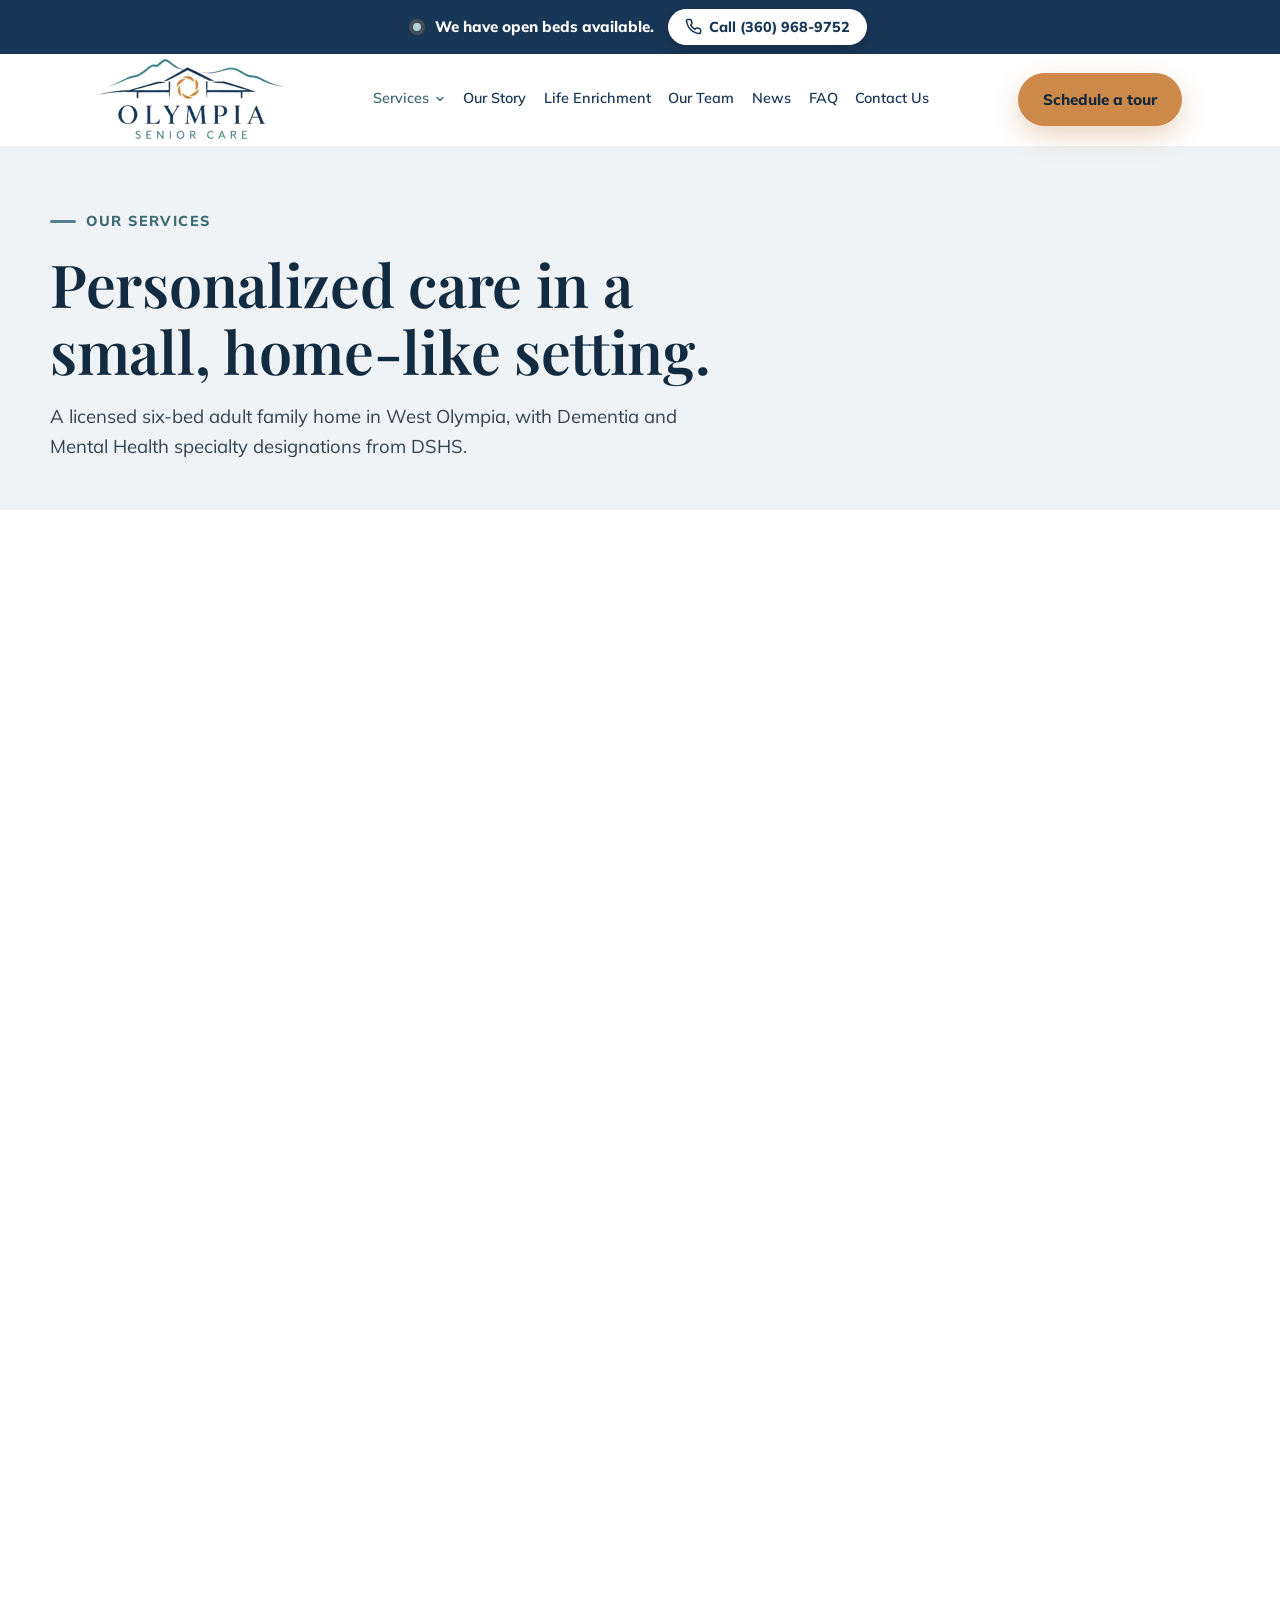
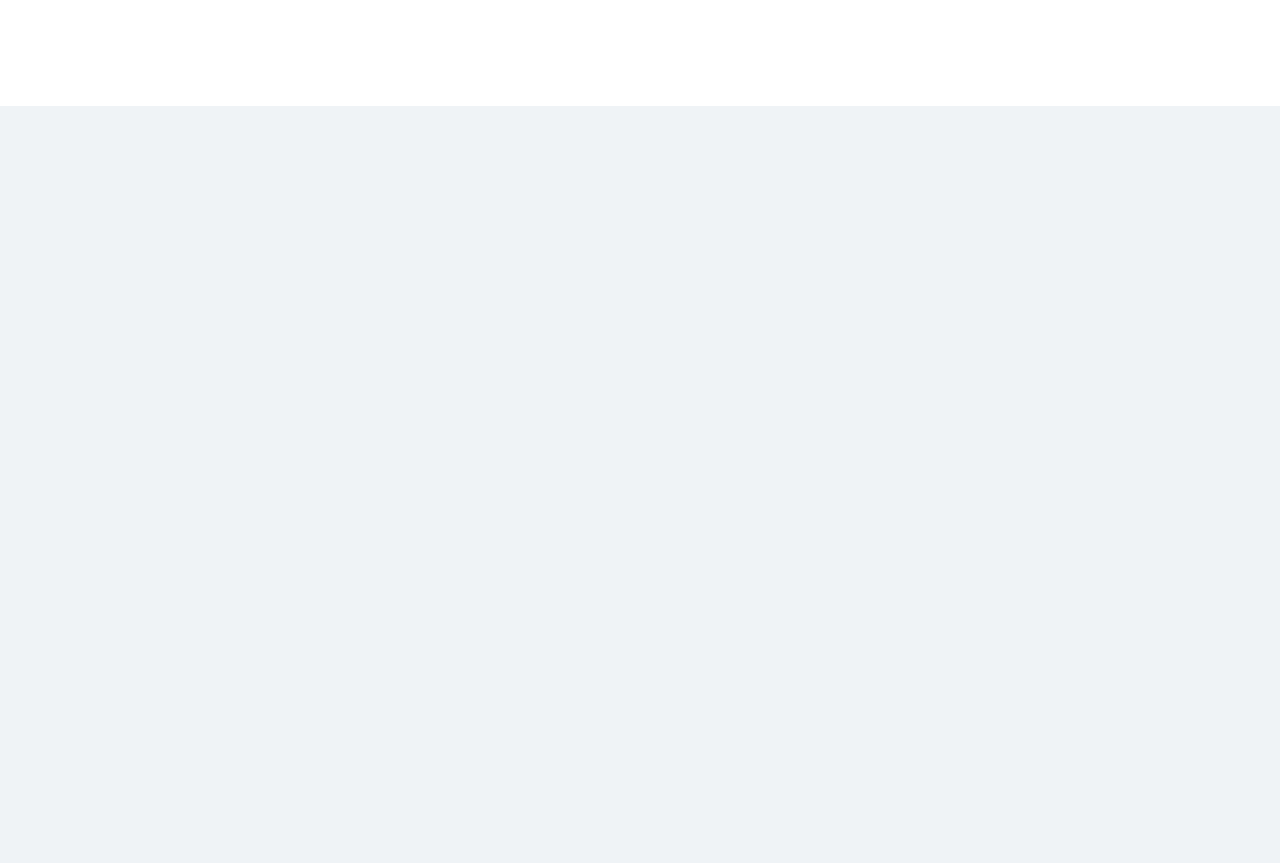
<file: services.html>
<!DOCTYPE html>
<html lang="en">
<head>
<meta charset="UTF-8">
<meta name="viewport" content="width=device-width, initial-scale=1.0">
<title>Services | Adult Family Home Care in Olympia, WA | Olympia Senior Care</title>
<meta name="description" content="Dementia and Alzheimer's care, personal care, recovery after a hospital stay, and end-of-life care in a licensed six-bed adult family home in West Olympia, WA.">
<link rel="canonical" href="https://olympiaseniorcarehome.com/services.html">
<style>@font-face{font-family:'Mulish';font-style:normal;font-weight:400;font-display:swap;src:url('fonts/Mulish-400.woff2') format('woff2')}@font-face{font-family:'Mulish';font-style:normal;font-weight:600;font-display:swap;src:url('fonts/Mulish-600.woff2') format('woff2')}@font-face{font-family:'Mulish';font-style:normal;font-weight:700;font-display:swap;src:url('fonts/Mulish-700.woff2') format('woff2')}@font-face{font-family:'Mulish';font-style:normal;font-weight:800;font-display:swap;src:url('fonts/Mulish-800.woff2') format('woff2')}@font-face{font-family:'Playfair Display';font-style:normal;font-weight:500;font-display:swap;src:url('fonts/PlayfairDisplay-500.woff2') format('woff2')}@font-face{font-family:'Playfair Display';font-style:normal;font-weight:600;font-display:swap;src:url('fonts/PlayfairDisplay-600.woff2') format('woff2')}@font-face{font-family:'Playfair Display';font-style:normal;font-weight:700;font-display:swap;src:url('fonts/PlayfairDisplay-700.woff2') format('woff2')}:root{--teal:#094A5C;--teal-deep:#063744;--teal-mid:#1C6377;--amber:#D07C1A;--gold:#8A5510;--amber-lt:#E8A857;--cream:#FBF6EE;--sand:#F4EADA;--sand-deep:#EADDC7;--white:#fff;--line:#E4D8C4;--ink:#0B2F3B;--body:#3A4A50;--muted:#5E6D73;--on-teal:#E4EDEF;--f-serif:'Newsreader',Georgia,'Times New Roman',serif;--f-sans:'Mulish',system-ui,-apple-system,'Segoe UI',sans-serif;--max:1180px;--pad:clamp(1.25rem,5vw,3rem);--r-sm:12px;--r-md:18px;--r-lg:26px;--pill:100px;--sh-sm:0 8px 24px rgba(9,74,92,.07);--sh-md:0 16px 40px rgba(9,74,92,.12);--sh-cta:0 10px 26px rgba(9,74,92,.24)}*{margin:0;padding:0;box-sizing:border-box}html{scroll-behavior:smooth}body{font-family:var(--f-sans);color:var(--body);background:var(--cream);line-height:1.65;-webkit-font-smoothing:antialiased}img{max-width:100%;height:auto;display:block}a{color:var(--teal);text-underline-offset:3px}h1,h2,h3,h4{font-family:var(--f-serif);color:var(--ink);font-weight:500;line-height:1.14;letter-spacing:-.01em}h1{font-size:clamp(2.25rem,5vw,3.7rem)}h2{font-size:clamp(1.8rem,3.5vw,2.55rem)}h3{font-size:1.55rem;font-weight:600;color:var(--teal)}h4{font-size:1.2rem;font-weight:600}section{padding:clamp(3.5rem,7vw,6rem) var(--pad)}.inner{max-width:var(--max);margin:0 auto}.narrow{max-width:760px;margin:0 auto}.eyebrow{font-family:var(--f-sans);font-weight:800;font-size:.88rem;letter-spacing:.12em;text-transform:uppercase;color:var(--gold);margin-bottom:1rem;display:flex;align-items:center;gap:.65rem;width:fit-content}.eyebrow::before{content:"";flex:none;width:26px;height:3px;border-radius:2px;background:var(--amber)}.center .eyebrow{margin-left:auto;margin-right:auto}.lede{font-size:clamp(1.03rem,1.5vw,1.16rem);max-width:58ch}.sec-head{max-width:62ch;margin-bottom:clamp(1.8rem,3vw,2.6rem)}.sec-head p{margin-top:.75rem}em.accent{font-style:italic;color:var(--teal-mid)}.sand{background:var(--sand)}p+p{margin-top:1rem}.center{text-align:center}.center .sec-head,.center .lede{margin-left:auto;margin-right:auto}.skip{position:absolute;left:-9999px;top:0;background:var(--teal);color:#fff;padding:.7rem 1.1rem;border-radius:0 0 var(--r-sm) 0;z-index:200;font-weight:700}.skip:focus{left:0}.logo{display:flex;align-items:center;gap:.6rem;text-decoration:none}.logo img{height:46px;width:auto}@media(max-width:560px){.logo img{height:38px}}.nav{position:sticky;top:0;z-index:60;background:rgba(251,246,238,.92);backdrop-filter:blur(10px);border-bottom:1px solid transparent;transition:border-color .2s,box-shadow .2s}.nav.stuck{border-bottom-color:var(--line);box-shadow:var(--sh-sm)}.nav-in{max-width:var(--max);margin:0 auto;padding:.6rem var(--pad);display:flex;align-items:center;justify-content:space-between;gap:1rem}.nav-links{display:flex;gap:1.35rem}.nav-links a{font-weight:600;font-size:.9rem;color:var(--teal);text-decoration:none;padding:.4rem 0}.nav-links a:hover{color:var(--gold)}.nav-cta{display:flex;align-items:center;gap:.8rem}.nav-phone{font-weight:800;color:var(--teal);text-decoration:none;font-size:.95rem;white-space:nowrap}.menu-toggle{display:none;background:none;border:0;color:var(--teal);cursor:pointer;padding:.35rem}.drawer{display:none;border-top:1px solid var(--line);background:var(--cream);padding:.6rem var(--pad) 1.1rem}.drawer.open{display:block}.drawer a{display:block;padding:.7rem 0;font-weight:600;color:var(--teal);text-decoration:none;border-bottom:1px solid var(--line)}.drawer .btn{margin-top:.9rem;width:100%}.btn{display:inline-flex;align-items:center;justify-content:center;gap:.5rem;min-height:44px;padding:.8rem 1.5rem;border-radius:var(--pill);font-family:var(--f-sans);font-weight:700;font-size:.95rem;text-decoration:none;border:1.5px solid transparent;cursor:pointer;transition:transform .15s,background .15s,color .15s}.btn-primary{background:var(--teal);color:#fff;box-shadow:var(--sh-cta)}.btn-primary:hover{background:var(--teal-deep);transform:translateY(-2px)}.btn-secondary{border-color:var(--teal);color:var(--teal);background:transparent}.btn-secondary:hover{background:var(--teal);color:#fff;transform:translateY(-2px)}.btn-ghost{border-color:rgba(228,237,239,.55);color:#fff;background:transparent}.btn-ghost:hover{background:#fff;color:var(--teal)}.btn-lg{font-size:1.02rem;padding:.95rem 1.8rem}a:focus-visible,button:focus-visible,input:focus-visible,textarea:focus-visible,select:focus-visible{outline:3px solid var(--teal);outline-offset:2px}.on-teal a:focus-visible,.on-teal button:focus-visible{outline-color:#fff}.hero{padding-top:clamp(2.2rem,4.5vw,3.4rem)}.hero-grid{display:grid;grid-template-columns:1.02fr .98fr;gap:clamp(2rem,5vw,4rem);align-items:center}.hero-photo{border-radius:var(--r-lg);overflow:hidden;box-shadow:var(--sh-md);aspect-ratio:4/5}.hero-photo img{width:100%;height:100%;object-fit:cover}.hero-actions{display:flex;flex-wrap:wrap;gap:.75rem;margin:1.7rem 0 1.4rem}.trust{display:flex;flex-wrap:wrap;gap:.5rem .9rem;list-style:none;font-size:.88rem;color:var(--muted);font-weight:600}.trust li{display:flex;align-items:center;gap:.4rem}.trust svg{flex:none;color:var(--teal-mid)}.badge{display:inline-flex;align-items:center;gap:.45rem;background:var(--sand-deep);color:var(--gold);font-weight:800;font-size:.76rem;letter-spacing:.06em;text-transform:uppercase;padding:.4rem .85rem;border-radius:var(--pill);margin-bottom:1rem}.badge .dot{width:7px;height:7px;border-radius:50%;background:var(--amber)}.facts{background:var(--teal);padding:clamp(2rem,4vw,2.9rem) var(--pad)}.facts-grid{display:grid;grid-template-columns:repeat(4,1fr);gap:1.5rem;text-align:center}.facts b{display:block;font-family:var(--f-serif);font-size:clamp(1.7rem,3vw,2.3rem);color:#fff;font-weight:500;line-height:1.1}.facts span{display:block;color:var(--on-teal);font-size:.83rem;margin-top:.3rem;letter-spacing:.03em}.grid-3{display:grid;grid-template-columns:repeat(3,1fr);gap:1.4rem}.grid-2{display:grid;grid-template-columns:repeat(2,1fr);gap:1.4rem}.card{background:var(--white);border:1px solid var(--line);border-radius:var(--r-md);padding:1.6rem;box-shadow:var(--sh-sm);transition:transform .18s,box-shadow .18s}.card:hover{transform:translateY(-4px);box-shadow:var(--sh-md)}.card h3{margin-bottom:.55rem}.card .num{font-family:var(--f-serif);font-size:2rem;color:var(--amber);line-height:1;display:block;margin-bottom:.5rem}.icon{width:42px;height:42px;border-radius:12px;background:var(--sand-deep);color:var(--teal);display:grid;place-items:center;margin-bottom:.95rem}.ticks{list-style:none;margin-top:.9rem;display:grid;gap:.55rem}.ticks li{display:flex;gap:.6rem;align-items:flex-start;font-size:.95rem}.ticks svg{flex:none;margin-top:.35rem;color:var(--amber)}.tags{display:flex;flex-wrap:wrap;gap:.55rem;list-style:none;margin-top:1.2rem}.tags li{background:var(--white);border:1px solid var(--line);border-radius:var(--pill);padding:.45rem 1rem;font-size:.92rem;font-weight:600;color:var(--ink)}.sand .tags li{background:var(--cream)}.lead-in{display:block;font-family:var(--f-sans);font-size:.74rem;font-weight:800;letter-spacing:.12em;text-transform:uppercase;color:var(--gold);margin-bottom:.5rem}.more{display:inline-flex;align-items:center;gap:.4rem;font-weight:700;font-size:.94rem;text-decoration:none;margin-top:1.1rem}.more:hover{text-decoration:underline}.compare{display:grid;grid-template-columns:1fr 1fr;gap:1.2rem;margin-top:1.8rem}.compare>div{border-radius:var(--r-md);padding:1.5rem;border:1px solid var(--line)}.compare .them{background:var(--white)}.compare .us{background:var(--teal);border-color:var(--teal)}.compare .us h4,.compare .us p{color:#fff}.compare .us .big{color:var(--amber-lt)}.compare .big{font-family:var(--f-serif);font-size:clamp(2.2rem,5vw,3rem);line-height:1;color:var(--muted);display:block;margin-bottom:.4rem}.compare p{font-size:.93rem;margin-top:.5rem;color:var(--muted)}.compare .us p{color:var(--on-teal)}.quote{background:var(--sand);border-left:4px solid var(--amber);border-radius:0 var(--r-md) var(--r-md) 0;padding:1.6rem 1.8rem;margin:1.6rem 0}.quote p{font-family:var(--f-serif);font-size:clamp(1.15rem,2vw,1.4rem);line-height:1.45;color:var(--ink);font-style:italic}.quote cite{display:block;margin-top:.9rem;font-family:var(--f-sans);font-style:normal;font-size:.83rem;font-weight:800;letter-spacing:.1em;text-transform:uppercase;color:var(--gold)}.split{display:grid;grid-template-columns:1fr 1fr;gap:clamp(2rem,5vw,3.6rem);align-items:center}.split img{border-radius:var(--r-lg);box-shadow:var(--sh-md)}.split img.portrait{max-width:min(470px,100%);margin-inline:auto}.split.flip>*:first-child{order:2}.team-grid{display:grid;grid-template-columns:repeat(3,1fr);gap:1.4rem}.member{background:var(--white);border:1px solid var(--line);border-radius:var(--r-md);overflow:hidden;box-shadow:var(--sh-sm);display:flex;flex-direction:column}.member .por{aspect-ratio:1/1;background:linear-gradient(145deg,var(--sand-deep),var(--sand));display:grid;place-items:center;position:relative;border-bottom:1px solid var(--line)}.member .mono{font-family:var(--f-serif);font-size:3.2rem;color:var(--teal);opacity:.55}.member .por .tag{position:absolute;bottom:.7rem;left:.7rem;background:rgba(255,255,255,.92);color:var(--gold);font-size:.66rem;font-weight:800;letter-spacing:.08em;text-transform:uppercase;padding:.28rem .6rem;border-radius:var(--pill)}.member .body{padding:1.4rem;flex:1;display:flex;flex-direction:column}.member .role{font-size:.87rem;color:var(--muted);margin-top:.15rem}.member .yrs{font-size:.78rem;font-weight:800;letter-spacing:.06em;text-transform:uppercase;color:var(--gold);margin-top:.7rem}.member blockquote{font-family:var(--f-serif);font-style:italic;color:var(--ink);font-size:1rem;line-height:1.5;margin-top:.9rem;padding-top:.9rem;border-top:1px solid var(--line)}.gal{display:grid;grid-template-columns:repeat(4,1fr);gap:1rem}.gal figure{border-radius:var(--r-md);overflow:hidden;position:relative;background:var(--sand);aspect-ratio:4/3}.gal img{width:100%;height:100%;object-fit:cover;transition:transform .4s}.gal figure:hover img{transform:scale(1.04)}.gal figcaption{position:absolute;left:.6rem;bottom:.6rem;background:rgba(255,255,255,.93);color:var(--teal);font-size:.73rem;font-weight:700;padding:.3rem .62rem;border-radius:var(--pill)}.gal .wide{grid-column:span 2;aspect-ratio:8/3}.feats{display:grid;grid-template-columns:repeat(3,1fr);gap:1.4rem}.feat{background:var(--white);border:1px solid var(--line);border-radius:var(--r-md);overflow:hidden;box-shadow:var(--sh-sm);transition:transform .18s,box-shadow .18s}.feat:hover{transform:translateY(-4px);box-shadow:var(--sh-md)}.feat .shot{aspect-ratio:4/3;overflow:hidden}.feat .shot img{width:100%;height:100%;object-fit:cover;transition:transform .4s}.feat:hover .shot img{transform:scale(1.04)}.feat .txt{padding:1.35rem}.feat h3{font-size:1.4rem;margin-bottom:.45rem}.feat p{font-size:.95rem}.faqs{max-width:840px;margin:0 auto;border-top:1px solid var(--line)}.faq{border-bottom:1px solid var(--line)}.faq summary{list-style:none;cursor:pointer;display:block;position:relative;padding:1.35rem 3.2rem 1.35rem 0;font-family:var(--f-serif);font-size:1.38rem;font-weight:500;color:var(--ink);line-height:1.3}.faq summary::-webkit-details-marker{display:none}.faq summary:hover{color:var(--teal-mid)}.faq summary::after{content:"+";position:absolute;right:.4rem;top:50%;transform:translateY(-50%);font-family:var(--f-sans);font-size:1.7rem;font-weight:300;line-height:1;color:var(--amber);transition:transform .2s}.faq[open] summary{color:var(--teal-mid)}.faq[open] summary::after{transform:translateY(-50%) rotate(45deg)}.faq .a{padding:0 3.2rem 1.5rem 0;font-size:1rem;line-height:1.72;color:var(--body)}.loc{display:grid;grid-template-columns:1fr 1.15fr;align-items:stretch;padding:0}.loc-copy{padding:clamp(2.4rem,5vw,3.6rem) var(--pad);display:flex;flex-direction:column;justify-content:center;gap:.5rem}.loc-copy .addr{font-family:var(--f-serif);font-size:1.35rem;color:var(--ink);line-height:1.4}.loc-map{position:relative;min-height:360px;background:var(--sand-deep)}.loc-map iframe{position:absolute;inset:0;width:100%;height:100%;border:0}.member .por img{width:100%;height:100%;object-fit:cover}.tour{max-width:980px;margin:0 auto;border-radius:var(--r-lg);overflow:hidden;box-shadow:var(--sh-md);background:var(--ink)}.tour video{display:block;width:100%;height:auto;aspect-ratio:16/9;background:var(--ink)}.acts{display:flex;flex-wrap:wrap;justify-content:center;gap:1.4rem}.acts .feat{flex:0 1 calc((100% - 2.8rem)/3)}.feat .shot.blank{display:grid;place-items:center;background:linear-gradient(145deg,var(--sand-deep),var(--sand));color:var(--teal)}.feat .shot.blank svg{width:64px;height:64px;opacity:.85}.quote.big p{font-size:clamp(1.35rem,2.6vw,1.85rem)}.cta-band .tagline{font-family:var(--f-serif);font-style:italic;font-size:clamp(1.2rem,2vw,1.45rem);color:var(--amber-lt)}.contact-grid{display:grid;grid-template-columns:1fr 1fr;gap:clamp(2rem,5vw,3.4rem);align-items:start}.panel{background:var(--white);border:1px solid var(--line);border-radius:var(--r-lg);padding:clamp(1.5rem,3vw,2.2rem);box-shadow:var(--sh-md)}.field{margin-bottom:1rem}label{display:block;font-size:.74rem;font-weight:800;letter-spacing:.09em;text-transform:uppercase;color:var(--muted);margin-bottom:.4rem}input,textarea,select{width:100%;background:var(--cream);border:1px solid var(--line);border-radius:var(--r-sm);padding:.8rem 1rem;font-family:var(--f-sans);font-size:1rem;color:var(--body)}input::placeholder,textarea::placeholder{color:var(--muted);opacity:.75}input:focus,textarea:focus,select:focus{border-color:var(--teal-mid);background:#fff;box-shadow:0 0 0 3px rgba(28,99,119,.14);outline:none}.form-note{font-size:.82rem;color:var(--muted);margin-top:.85rem}.contact-list{list-style:none;display:grid;gap:1.1rem;margin-top:1.6rem}.contact-list li{display:flex;gap:.85rem;align-items:flex-start}.contact-list svg{flex:none;margin-top:.25rem;color:var(--teal-mid)}.contact-list b{display:block;color:var(--ink);font-size:.95rem}.contact-list a{font-weight:700;text-decoration:none}.contact-list a:hover{text-decoration:underline}.ok{display:none;background:var(--sand);border:1px solid var(--amber);border-radius:var(--r-md);padding:1.4rem;color:var(--ink)}.ok.show{display:block}.cta-band{background:var(--teal);color:#fff;text-align:center}.cta-band h2,.cta-band p{color:#fff}.cta-band p{max-width:56ch;margin:.9rem auto 0;color:var(--on-teal)}.cta-band .hero-actions{justify-content:center}.page-head{background:var(--sand);padding:clamp(2.6rem,5vw,4rem) var(--pad) clamp(2.2rem,4vw,3rem)}.prose{max-width:68ch}.prose h2{margin:2.4rem 0 .8rem}.prose h3{margin:1.8rem 0 .5rem}.prose ul{margin:1rem 0 1rem 1.1rem;display:grid;gap:.5rem}.prose img{border-radius:var(--r-lg);box-shadow:var(--sh-md);margin:1.8rem 0}.foot{background:var(--teal-deep);color:var(--on-teal);padding:clamp(3rem,5vw,4rem) var(--pad) 1.6rem}.foot-grid{display:grid;grid-template-columns:1.3fr 1fr 1fr 1fr;gap:2.2rem;max-width:var(--max);margin:0 auto}.foot h4{color:#fff;font-family:var(--f-sans);font-size:.76rem;font-weight:800;letter-spacing:.13em;text-transform:uppercase;margin-bottom:1rem}.foot a{color:var(--on-teal);text-decoration:none}.foot a:hover{color:#fff;text-decoration:underline}.foot ul{list-style:none;display:grid;gap:.6rem;font-size:.93rem}.foot .brandline{font-family:var(--f-serif);font-size:1.15rem;color:#fff;margin-bottom:.6rem}.foot .tag{font-size:.93rem;max-width:34ch}.foot-bot{max-width:var(--max);margin:2.4rem auto 0;padding-top:1.3rem;border-top:1px solid rgba(228,237,239,.18);display:flex;flex-wrap:wrap;gap:.6rem 1.4rem;justify-content:space-between;font-size:.8rem;color:rgba(228,237,239,.78)}.foot-logo{height:54px;width:auto;margin-bottom:1rem;filter:brightness(0) invert(1);opacity:.95}@media(max-width:960px){.acts .feat{flex-basis:calc((100% - 1.4rem)/2)}.loc{grid-template-columns:1fr}.loc-map{min-height:300px}.feats{grid-template-columns:repeat(2,1fr)}.hero-grid{grid-template-columns:1fr}.hero-photo{order:-1;aspect-ratio:4/3;max-height:400px}.grid-3,.team-grid{grid-template-columns:repeat(2,1fr)}.split,.contact-grid{grid-template-columns:1fr}.split.flip>*:first-child{order:0}.facts-grid{grid-template-columns:repeat(2,1fr);gap:1.6rem}.foot-grid{grid-template-columns:1fr 1fr}.gal{grid-template-columns:repeat(2,1fr)}.gal .wide{grid-column:span 2;aspect-ratio:2/1}}@media(max-width:720px){.acts .feat{flex-basis:100%}.nav-links,.nav-phone{display:none}.menu-toggle{display:block}.grid-3,.grid-2,.team-grid,.compare,.feats{grid-template-columns:1fr}.foot-grid{grid-template-columns:1fr}}@media(max-width:420px){.facts-grid{grid-template-columns:1fr;gap:1.2rem}.btn{width:100%}.hero-actions{flex-direction:column}}@media(prefers-reduced-motion:reduce){html{scroll-behavior:auto}*{transition:none!important;animation:none!important}.card:hover,.btn:hover{transform:none}.gal figure:hover img{transform:none}}@media print{.nav,.cta-band,.contact{display:none}}@media(max-width:720px){body{font-size:1.125rem}.lede{font-size:1.2rem}h2{font-size:2rem}.eyebrow{font-size:.92rem}.feat p,.card p,.faq .a,.split p,.loc-copy p,.member p{font-size:1.08rem}.tags li{font-size:1rem}.hero-grid>div:not(.hero-photo),.sec-head,.page-head .inner,.split>div,.loc-copy,.contact-grid>div:first-child,.card,.feat .txt,.member .body,.narrow{text-align:center}.eyebrow,.sec-head,.lede{margin-left:auto;margin-right:auto}.trust,.tags,.hero-actions{justify-content:center}.quote{border-left:0;border-top:4px solid var(--amber);border-radius:var(--r-md);text-align:center}.split>div.prose,.prose,.ticks,.faqs,.faq,form,.panel,.contact-list{text-align:left}}section[id]{scroll-margin-top:76px}.carelist{margin-top:clamp(1.6rem,3vw,2.2rem);padding-top:clamp(1.4rem,3vw,1.9rem);border-top:1px solid rgba(228,237,239,.22);text-align:center}.carelist-h{font-weight:800;font-size:.8rem;letter-spacing:.12em;text-transform:uppercase;color:var(--amber-lt);margin:0 auto 1.1rem;max-width:60ch;line-height:1.5}.carelist ul{list-style:none;display:grid;grid-template-columns:repeat(3,auto);justify-content:center;gap:.75rem 2.6rem}.carelist li{display:flex;align-items:center;gap:.55rem;color:#fff;font-size:1.05rem;font-weight:600;text-align:left}.carelist svg{flex:none;color:var(--amber-lt)}@media(max-width:720px){.carelist ul{grid-template-columns:1fr 1fr;justify-content:stretch;gap:.85rem 1.1rem;max-width:420px;margin:0 auto}.carelist li{font-size:1.02rem;align-items:flex-start}.carelist svg{margin-top:.28rem}}@media(max-width:420px){.carelist ul{grid-template-columns:1fr;max-width:260px}}.nav-links{align-items:center}.nav-links a[aria-current="page"],.nav-links .on{color:var(--gold)}.has-sub{position:relative}.nav-links .sub-top{display:inline-flex;align-items:center;gap:.3rem}.chev{flex:none;transition:transform .2s}.has-sub:hover .chev,.has-sub:focus-within .chev,.has-sub.open .chev{transform:rotate(180deg)}.sub{position:absolute;top:calc(100% + .6rem);left:-1rem;min-width:300px;background:var(--white);border:1px solid var(--line);border-radius:var(--r-md);box-shadow:var(--sh-md);padding:.45rem;opacity:0;visibility:hidden;transform:translateY(6px);transition:opacity .15s,transform .15s,visibility .15s;z-index:70}.sub::before{content:"";position:absolute;left:0;right:0;top:-.9rem;height:.9rem}.has-sub:hover .sub,.has-sub:focus-within .sub,.has-sub.open .sub{opacity:1;visibility:visible;transform:none}.nav-links .sub a{display:block;padding:.62rem .85rem;border-radius:10px;font-size:.95rem;white-space:nowrap;color:var(--teal)}.nav-links .sub a:hover,.nav-links .sub a[aria-current="page"]{background:var(--sand);color:var(--teal)}.nav-links .sub .sub-all{margin-top:.3rem;border-top:1px solid var(--line);border-radius:0 0 10px 10px;padding-top:.75rem;color:var(--gold);font-size:.8rem;font-weight:800;letter-spacing:.1em;text-transform:uppercase}@media(max-width:1200px){.nav-phone{display:none}}@media(max-width:1020px){.nav-links{display:none}.menu-toggle{display:block}}.drawer.open{max-height:calc(100vh - 62px);overflow-y:auto}.drawer .drawer-top{border-bottom:0;padding-bottom:.3rem}.drawer-sub{margin:0 0 .5rem .15rem;padding-left:.95rem;border-left:2px solid var(--amber-lt)}.drawer .drawer-sub a{border-bottom:0;padding:.42rem 0;font-size:.97rem;color:var(--body)}.drawer-sub+a{border-top:1px solid var(--line)}.carelist a{color:#fff;text-decoration:underline;text-decoration-color:rgba(255,255,255,.45);text-underline-offset:4px;text-decoration-thickness:1px}.carelist a:hover{text-decoration-color:var(--amber-lt)}.ph-split{display:grid;grid-template-columns:1.05fr .95fr;gap:clamp(2rem,5vw,3.6rem);align-items:center}.ph-split h1{max-width:17ch}.ph-split .lede{margin-top:1rem}.ph-split img{width:100%;aspect-ratio:4/3;object-fit:cover;border-radius:var(--r-lg);box-shadow:var(--sh-md)}.checks{list-style:none;display:grid;grid-template-columns:1fr 1fr;gap:1rem 2.4rem;text-align:left}.checks.one{grid-template-columns:1fr;margin-top:1.2rem}.checks li{display:flex;gap:.7rem;align-items:flex-start;font-size:1.05rem;font-weight:600;color:var(--ink);line-height:1.5}.checks svg{flex:none;margin-top:.25rem;color:var(--amber)}.panel-lite{background:var(--white);border:1px solid var(--line);border-radius:var(--r-lg);padding:clamp(1.4rem,3vw,2.2rem);box-shadow:var(--sh-sm)}.note{margin-top:1.6rem;max-width:70ch}a.feat{display:block;text-decoration:none;color:inherit}a.feat .more{margin-top:.9rem}.feats.two{grid-template-columns:repeat(2,1fr)}.card .lead-in{margin-bottom:.6rem}.faq div.a p+p{margin-top:.8rem}.faq .a ul{margin:.7rem 0 0 1.2rem;display:grid;gap:.3rem}@media(max-width:960px){.ph-split{grid-template-columns:1fr}.ph-split img{max-height:340px}}@media(max-width:720px){.checks{grid-template-columns:1fr;width:fit-content;max-width:100%;margin-inline:auto}.checks li{font-size:1.06rem}.feats.two{grid-template-columns:1fr}.note{text-align:center;margin-inline:auto}}.drawer a.btn-primary{color:#fff;border-bottom:0}.drawer a.btn-primary{display:flex}.acts .card{flex:0 1 calc((100% - 2.8rem)/3)}.day .card .lead-in{margin-bottom:.35rem}@media(max-width:960px){.acts .card{flex-basis:calc((100% - 1.4rem)/2)}}@media(max-width:720px){.acts .card{flex-basis:100%}.card .icon{margin-inline:auto}}:root{--teal:#83152A;--teal-deep:#5E0E1E;--teal-mid:#9E2A3F;--amber:#83152A;--gold:#83152A;--amber-lt:#F2CCD3;--ink:#1F1B1C;--body:#3B3637;--muted:#665D5F;--on-teal:#F7E9EC;--line:#E6DBCB;--f-serif:'Playfair Display',Georgia,'Times New Roman',serif;--f-label:'Oswald','Arial Narrow',system-ui,sans-serif;--sh-sm:0 8px 24px rgba(60,18,26,.07);--sh-md:0 16px 40px rgba(60,18,26,.12);--sh-cta:0 10px 26px rgba(131,21,42,.26)}h1,h2,h3,h4{letter-spacing:-.005em}h1{font-weight:600}input:focus,textarea:focus,select:focus{box-shadow:0 0 0 3px rgba(131,21,42,.14)}.eyebrow,.carelist-h,.badge,.lead-in,.foot h4,.quote cite,.member .yrs,.nav-links .sub .sub-all{font-family:var(--f-label);font-weight:500}.eyebrow{font-size:.98rem;letter-spacing:.1em}.carelist-h{font-size:.92rem;letter-spacing:.1em}.badge{font-size:.82rem;letter-spacing:.08em}.lead-in{font-size:.86rem;letter-spacing:.1em}.foot h4{font-size:.9rem;letter-spacing:.12em}.quote cite{font-size:.9rem;letter-spacing:.1em}.nav-links .sub .sub-all{font-size:.88rem;letter-spacing:.1em}.logo img{height:44px;width:auto}.foot{background:#1F1B1C}.foot-logo{height:72px;width:auto}@media(max-width:560px){.logo img{height:34px}}@media(max-width:720px){.eyebrow{font-size:1rem}}@media(max-width:560px){.nav-cta{gap:.5rem;flex-shrink:0}.nav-cta .btn{white-space:nowrap;padding:.5rem .95rem;font-size:.86rem;min-height:40px;width:auto}.menu-toggle{padding:.25rem}}.logo{min-width:0}.logo img{object-fit:contain;object-position:left center;max-width:100%}:root{--f-label:var(--f-sans)}em.accent{font-style:normal}h3,h4{font-family:var(--f-sans);font-weight:700;letter-spacing:0;line-height:1.3}h3{font-size:1.38rem}.feat h3{font-size:1.3rem}.quote p{font-family:var(--f-sans);font-style:normal;font-weight:600;font-size:clamp(1.12rem,1.8vw,1.28rem);line-height:1.6;color:var(--ink)}.quote.big p{font-size:clamp(1.2rem,2.2vw,1.45rem)}.quote cite{font-family:var(--f-sans);font-weight:700;font-size:.95rem;letter-spacing:.02em;text-transform:none;color:var(--muted)}.member blockquote{font-family:var(--f-sans);font-style:normal;font-weight:600}.cta-band .tagline{font-family:var(--f-sans);font-style:normal;font-weight:700;font-size:1.15rem}.faq summary{font-family:var(--f-sans);font-weight:700;font-size:1.18rem;line-height:1.4}.loc-copy .addr{font-family:var(--f-sans);font-weight:700;font-size:1.2rem}.eyebrow,.carelist-h,.badge,.lead-in,.foot h4,.member .yrs,.nav-links .sub .sub-all{font-family:var(--f-sans);font-weight:800}.eyebrow{font-size:.9rem;letter-spacing:.1em}.carelist-h{font-size:.85rem;letter-spacing:.08em}.badge{font-size:.78rem;letter-spacing:.06em}.lead-in{font-size:.8rem;letter-spacing:.1em}.foot h4{font-size:.8rem;letter-spacing:.12em}.nav-links .sub .sub-all{font-size:.8rem;letter-spacing:.08em}@media(max-width:720px){.eyebrow{font-size:.95rem}.faq summary{font-size:1.12rem}}.team-grid.two{grid-template-columns:repeat(2,1fr);max-width:860px;margin-inline:auto}.member .por .mono{font-family:var(--f-serif)}.member .note-photo{font-size:.8rem;color:var(--muted);margin-top:.6rem}@media(max-width:720px){.team-grid.two{grid-template-columns:1fr}}.team-grid.two .member .por{aspect-ratio:16/9}:root{--teal:#0B3D5C;--teal-deep:#072C43;--teal-mid:#1D5F87;--amber:#2E8B57;--gold:#23704A;--amber-lt:#A7DDBF;--cream:#FFFFFF;--sand:#EEF5F9;--sand-deep:#DCEAF2;--line:#D5E3EC;--ink:#0E2A3B;--body:#33454F;--muted:#56666F;--on-teal:#E6F0F6;--orange:#C25700;--orange-deep:#A04700;--sh-sm:0 8px 24px rgba(11,61,92,.07);--sh-md:0 16px 40px rgba(11,61,92,.12);--sh-cta:0 10px 26px rgba(194,87,0,.28)}input:focus,textarea:focus,select:focus{box-shadow:0 0 0 3px rgba(11,61,92,.16)}.foot{background:#0A2E45}.btn-primary,.on-teal .btn-primary{background:var(--orange);color:#fff;border-color:var(--orange)}.btn-primary:hover,.on-teal .btn-primary:hover{background:var(--orange-deep);border-color:var(--orange-deep);color:#fff}.nav-phone{font-size:1.2rem;font-weight:800;color:var(--teal)}.btn[href^="tel:"]{font-size:1.15rem;font-weight:800;letter-spacing:.01em}.contact-list a[href^="tel:"]{font-size:1.3rem;font-weight:800}.foot a[href^="tel:"]{font-size:1.15rem;font-weight:800}.drawer a[href^="tel:"]{font-size:1.15rem;font-weight:800}.faq-group{margin-top:clamp(2.4rem,5vw,3.4rem)}.faq-group:first-child{margin-top:0}.faq-group>h2{margin-bottom:1.1rem}.faq .a ul{margin:.6rem 0 .8rem 1.2rem}.faq .a li{margin:.2rem 0}.faq .a p+p{margin-top:.7rem}.faq .a .say{border-left:4px solid var(--amber);background:var(--sand);padding:.8rem 1rem;border-radius:0 12px 12px 0;margin:.7rem 0}.faq .a b.short{display:block;color:var(--ink);margin-bottom:.5rem}.faq-cta{display:flex;flex-wrap:wrap;gap:.8rem;margin-top:.9rem}.benchmark{font-size:.95rem;color:var(--muted)}.tagline{font-family:var(--f-serif);font-size:1.3rem;color:var(--teal);margin-top:.6rem}.nav{background:rgba(255,255,255,.95)}.nav-links{gap:1.1rem}.nav-links a,.nav-links .sub-top{white-space:nowrap}@media(max-width:1320px){.nav-phone{display:none}}@media(max-width:1120px){.nav-links{display:none}.menu-toggle{display:block}}.nav-cta .btn{white-space:nowrap}:root{--teal:#0E4A7A;--teal-deep:#0A3559;--teal-mid:#1878C0;--amber:#10B0A8;--gold:#0B7A73;--amber-lt:#7FDCD3;--orange:#F8A038;--orange-deep:#E88C1E;--sand:#EEF6FA;--sand-deep:#DCEDF5;--line:#D3E4EE;--sh-cta:0 10px 26px rgba(232,140,30,.30)}.foot{background:#0A3559}.btn-primary,.on-teal .btn-primary{color:#0E2A3B;font-weight:800}.btn-primary:hover,.on-teal .btn-primary:hover{color:#0E2A3B}.logo img{height:58px}@media(max-width:560px){.logo img{height:44px}}.foot-logo{filter:none;opacity:1;height:84px;background:#fff;padding:10px 14px;border-radius:14px;box-sizing:content-box}:root{--teal:#183655;--teal-deep:#102540;--teal-mid:#2C5E84;--amber:#557F88;--gold:#3F6B74;--amber-lt:#AFD0D6;--orange:#CC8949;--orange-deep:#B5712F;--sand:#EFF3F6;--sand-deep:#DFE8EE;--line:#D6E0E7;--ink:#122B41;--body:#31434F;--muted:#56666F;--sh-cta:0 10px 26px rgba(181,113,47,.28)}.foot{background:#102540}.btn-primary,.on-teal .btn-primary{background:var(--orange);border-color:var(--orange);color:#12283D}.btn-primary:hover,.on-teal .btn-primary:hover{background:var(--orange-deep);border-color:var(--orange-deep);color:#fff}.logo img{height:80px}@media(max-width:900px){.logo img{height:64px}}@media(max-width:560px){.logo img{height:54px}}.nav-in{padding-top:.35rem;padding-bottom:.35rem}.foot-logo{height:92px}.gal figcaption{font-size:1rem;line-height:1.45}.facts span{font-size:.95rem}.badge{font-size:.9rem}.lead-in{font-size:.95rem}.carelist-h{font-size:.95rem}.quote cite{font-size:.95rem}.member .role{font-size:.95rem}.member .yrs{font-size:.95rem}.member .note-photo{font-size:.95rem}.member .por .tag{font-size:.88rem}label{font-size:.95rem}.form-note{font-size:.95rem}.foot h4{font-size:.95rem}.foot-bot{font-size:.9rem;line-height:1.5}.nav-links .sub .sub-all{font-size:.95rem}.nav-cta .btn{font-size:.95rem}.tag,.gal figcaption,.benchmark{letter-spacing:0}.photo-note{margin:0}.photo-note img{border-radius:var(--r-md);box-shadow:var(--sh-sm);width:100%;height:auto}.photo-note figcaption{margin-top:.7rem;font-size:1rem;color:var(--muted)}main>section:not(.hero):not(.facts),.foot{content-visibility:auto;contain-intrinsic-size:auto 600px}.gal figure{content-visibility:auto;contain-intrinsic-size:auto 320px}.callbar{display:none}@media(max-width:860px){.callbar{display:flex;gap:.6rem;position:fixed;left:0;right:0;bottom:0;z-index:70;padding:.6rem .8rem calc(.6rem + env(safe-area-inset-bottom));background:rgba(255,255,255,.96);backdrop-filter:blur(10px);border-top:1px solid var(--line);box-shadow:0 -6px 24px rgba(11,61,92,.10)}.callbar a{flex:1;display:inline-flex;align-items:center;justify-content:center;gap:.45rem;min-height:50px;border-radius:var(--pill);font-weight:800;font-size:1.05rem;text-decoration:none;letter-spacing:.01em}.callbar-call{background:var(--teal);color:#fff}.callbar-tour{background:var(--orange);color:#12283D}body{padding-bottom:78px}}@media(max-width:380px){.callbar a{font-size:.95rem;min-height:46px}}.fit-grid{display:grid;grid-template-columns:1fr 1fr;gap:clamp(1.2rem,3vw,2rem);align-items:start}.fit-col{background:var(--cream);border:1px solid var(--line);border-radius:var(--r-md);padding:clamp(1.2rem,2.5vw,1.8rem)}.fit-col h3{font-size:1.2rem;margin-bottom:.9rem}.fit-col ul{list-style:none;display:grid;gap:.6rem}.fit-col li{position:relative;padding-left:1.7rem;line-height:1.55}.fit-col li::before{position:absolute;left:0;top:.05rem;font-weight:800}.fit-yes{border-left:4px solid var(--amber)}.fit-yes li::before{content:"✓";color:var(--gold)}.fit-no{border-left:4px solid var(--line)}.fit-no li::before{content:"–";color:var(--muted)}.fit-note{margin-top:1rem;padding-top:.9rem;border-top:1px solid var(--line);color:var(--muted)}@media(max-width:820px){.fit-grid{grid-template-columns:1fr}}.announce{background:var(--teal);color:var(--on-teal)}.announce-in{max-width:var(--max);margin-inline:auto;padding:.55rem var(--pad);display:flex;flex-wrap:wrap;align-items:center;justify-content:center;gap:.45rem .9rem;font-size:.95rem;text-align:center;line-height:1.4}.announce b{color:#fff;font-weight:800}.announce .dot{width:8px;height:8px;border-radius:50%;background:var(--amber-lt);box-shadow:0 0 0 4px rgba(232,168,87,.22);flex:none}.announce a{color:#fff;font-weight:800;text-decoration:underline;text-underline-offset:3px;white-space:nowrap}@media(max-width:560px){.announce-in{font-size:.88rem;padding:.5rem 1rem}}.rev-grid{display:grid;grid-template-columns:repeat(auto-fit,minmax(320px,1fr));gap:1.4rem}.rev-grid:has(>:only-child){max-width:760px}.rev{background:var(--white);border:1px solid var(--line);border-radius:var(--r-md);padding:clamp(1.3rem,2.5vw,1.9rem);box-shadow:var(--sh-sm);margin:0;display:flex;flex-direction:column;gap:.9rem}.rev .stars{color:var(--amber);font-size:1.15rem;letter-spacing:.12em;line-height:1}.rev blockquote{font-family:var(--f-serif);font-size:clamp(1.05rem,1.8vw,1.22rem);line-height:1.5;color:var(--ink);margin:0}.rev figcaption{color:var(--muted);font-size:.95rem;font-weight:700;margin-top:auto}.steps{list-style:none;counter-reset:s;margin:0;display:grid;grid-template-columns:repeat(5,1fr);gap:1.2rem}@media(max-width:1040px){.steps{grid-template-columns:repeat(3,1fr)}}@media(max-width:700px){.steps{grid-template-columns:1fr}}.steps li{counter-increment:s;background:var(--cream);border:1px solid var(--line);border-radius:var(--r-md);padding:1.3rem 1.4rem 1.4rem}.steps li::before{content:counter(s);display:flex;align-items:center;justify-content:center;width:34px;height:34px;border-radius:50%;background:var(--teal);color:#fff;font-weight:800;font-size:1rem;margin-bottom:.8rem}.steps li b{display:block;font-size:1.08rem;color:var(--ink);margin-bottom:.35rem}.steps-cta{margin-top:clamp(1.8rem,3vw,2.4rem);text-align:center}.steps-cta h3{font-size:clamp(1.4rem,3vw,1.9rem);margin-bottom:1.1rem}.steps-btns{display:flex;gap:.8rem;flex-wrap:wrap;justify-content:center}.menu-card{margin:clamp(1.8rem,3vw,2.6rem) 0 0;text-align:center}.menu-card a{display:block;border-radius:var(--r-md);overflow:hidden;box-shadow:var(--sh-md);border:1px solid var(--line)}.menu-card img{width:100%}.menu-card figcaption{margin-top:.9rem;color:var(--muted);font-size:.95rem}.faq-call{margin-top:1.1rem;font-weight:700}.faq-call a{font-weight:800;white-space:nowrap}.btn-tel{display:inline-flex;align-items:center;justify-content:center;gap:.45rem;min-height:44px;padding:.62rem 1.25rem;border-radius:var(--pill);background:var(--teal);color:#fff;font-family:var(--f-sans);font-weight:800;font-size:.95rem;line-height:1;text-decoration:none;white-space:nowrap;border:1.5px solid var(--teal);box-shadow:0 6px 18px rgba(24,54,85,.22);transition:transform .15s,background .15s,box-shadow .15s}.btn-tel:hover,.btn-tel:focus-visible{background:#12283D;border-color:#12283D;color:#fff;transform:translateY(-1px)}.btn-tel svg{flex:none}.announce .btn-tel{background:#fff;color:var(--teal);border-color:#fff;box-shadow:0 4px 14px rgba(0,0,0,.18);min-height:36px;padding:.42rem 1rem;font-size:.9rem}.announce .btn-tel:hover,.announce .btn-tel:focus-visible{background:var(--on-teal);color:var(--teal);border-color:var(--on-teal)}.nav-phone.btn-tel{min-height:40px;padding:.5rem 1.05rem;font-size:.9rem;color:#fff}.faq-call{display:flex;flex-wrap:wrap;align-items:center;gap:.75rem;margin-top:1.3rem;font-weight:700}.contact-list .btn-tel{margin-top:.4rem}.drawer .btn-tel{width:100%;margin-top:.7rem;border:1.5px solid var(--teal);color:#fff}@media(max-width:560px){.announce .btn-tel{min-height:34px;padding:.38rem .9rem}}.announce a.btn-tel{text-decoration:none}.drawer a.btn-tel{display:inline-flex;justify-content:center;gap:.45rem;padding:.62rem 1.25rem;border-bottom:0}@media(max-width:1320px){.nav-phone.btn-tel{display:none}}</style>
<link rel="icon" type="image/png" href="images/icon-osc-v3.webp">
<link rel="apple-touch-icon" href="images/apple-touch-icon-osc-v3.webp">
</head>
<body>
<a class="skip" href="#main">Skip to content</a>

<div class="announce">
  <div class="announce-in">
    <span class="dot"></span>
    <b>We have open beds available.</b>
    <a class="btn-tel" href="tel:+13609689752" data-track="call" data-loc="announce"><svg width="17" height="17" viewBox="0 0 24 24" fill="none" stroke="currentColor" stroke-width="2.2" stroke-linecap="round" stroke-linejoin="round" aria-hidden="true"><path d="M22 16.9v3a2 2 0 01-2.2 2 19.8 19.8 0 01-8.6-3.1 19.5 19.5 0 01-6-6A19.8 19.8 0 012.1 4.2 2 2 0 014.1 2h3a2 2 0 012 1.7c.1 1 .4 1.9.7 2.8a2 2 0 01-.5 2.1L8.1 9.9a16 16 0 006 6l1.3-1.2a2 2 0 012.1-.5c.9.3 1.8.6 2.8.7a2 2 0 011.7 2z"/></svg>Call (360) 968-9752</a>
  </div>
</div>

<header class="nav" id="nav">
  <div class="nav-in">
    <a class="logo" href="index.html" aria-label="Olympia Senior Care, home"><img src="images/logo-osc-v3.webp" width="372" height="160" alt="Olympia Senior Care"></a>
    <nav class="nav-links" aria-label="Primary">
      <div class="has-sub">
        <a class="sub-top on" href="services.html" aria-current="page">Services<svg class="chev" width="12" height="12" viewBox="0 0 24 24" fill="none" stroke="currentColor" stroke-width="2.8" stroke-linecap="round" stroke-linejoin="round" aria-hidden="true"><path d="M6 9l6 6 6-6"/></svg></a>
        <div class="sub">
          <a href="dementia-alzheimers-care.html">Dementia &amp; Alzheimer's Care</a>
          <a href="personal-care.html">Personal Care &amp; Daily Living</a>
          <a href="recovery-care.html">Recovery Care After Hospitalization</a>
          <a href="end-of-life-care.html">End-of-Life Care</a>
          <a class="sub-all" href="services.html">All services</a>
        </div>
      </div>
      <a href="story.html">Our Story</a>
      <a href="montessori.html">Life Enrichment</a>
      <a href="team.html">Our Team</a>
      <a href="news/">News</a>
      <a href="memory-care-faq.html">FAQ</a>
      <a href="contact.html">Contact Us</a>
    </nav>
    <div class="nav-cta">
      <a class="nav-phone btn-tel" href="tel:+13609689752" data-loc="hero"><svg width="17" height="17" viewBox="0 0 24 24" fill="none" stroke="currentColor" stroke-width="2.2" stroke-linecap="round" stroke-linejoin="round" aria-hidden="true"><path d="M22 16.9v3a2 2 0 01-2.2 2 19.8 19.8 0 01-8.6-3.1 19.5 19.5 0 01-6-6A19.8 19.8 0 012.1 4.2 2 2 0 014.1 2h3a2 2 0 012 1.7c.1 1 .4 1.9.7 2.8a2 2 0 01-.5 2.1L8.1 9.9a16 16 0 006 6l1.3-1.2a2 2 0 012.1-.5c.9.3 1.8.6 2.8.7a2 2 0 011.7 2z"/></svg>(360) 968-9752</a>
      <a class="btn btn-primary" href="contact.html">Schedule a tour</a>
      <button class="menu-toggle" id="menuToggle" aria-label="Open menu" aria-expanded="false" aria-controls="drawer">
        <svg width="26" height="26" viewBox="0 0 24 24" fill="none" stroke="currentColor" stroke-width="2" stroke-linecap="round"><path d="M3 6h18M3 12h18M3 18h18"/></svg>
      </button>
    </div>
  </div>
  <div class="drawer" id="drawer">
    <a class="drawer-top" href="services.html">Services</a>
    <div class="drawer-sub">
      <a href="dementia-alzheimers-care.html">Dementia &amp; Alzheimer's Care</a>
      <a href="personal-care.html">Personal Care &amp; Daily Living</a>
      <a href="recovery-care.html">Recovery Care After Hospitalization</a>
      <a href="end-of-life-care.html">End-of-Life Care</a>
    </div>
    <a href="story.html">Our Story</a>
    <a href="montessori.html">Life Enrichment</a>
    <a href="team.html">Our Team</a>
    <a href="news/">News</a>
    <a href="memory-care-faq.html">FAQ</a>
    <a href="contact.html">Contact Us</a>
    <a class="btn-tel" href="tel:+13609689752" data-loc="hero"><svg width="17" height="17" viewBox="0 0 24 24" fill="none" stroke="currentColor" stroke-width="2.2" stroke-linecap="round" stroke-linejoin="round" aria-hidden="true"><path d="M22 16.9v3a2 2 0 01-2.2 2 19.8 19.8 0 01-8.6-3.1 19.5 19.5 0 01-6-6A19.8 19.8 0 012.1 4.2 2 2 0 014.1 2h3a2 2 0 012 1.7c.1 1 .4 1.9.7 2.8a2 2 0 01-.5 2.1L8.1 9.9a16 16 0 006 6l1.3-1.2a2 2 0 012.1-.5c.9.3 1.8.6 2.8.7a2 2 0 011.7 2z"/></svg>Call (360) 968-9752</a>
    <a class="btn btn-primary" href="contact.html">Schedule a tour</a>
  </div>
</header>

<main id="main">
<!-- Service blurbs are condensed from Peter's 14 Sep copy. The weekly wellness update is his, from his 11 Sep email. Pricing is from his 14 Sep FAQ. -->

<div class="page-head">
  <div class="inner">
    <p class="eyebrow">Our services</p>
    <h1 style="max-width:20ch">Personalized care in a small, home-like setting.</h1>
    <p class="lede" style="margin-top:1rem">A licensed six-bed adult family home in West Olympia, with Dementia and Mental Health specialty designations from DSHS.</p>
  </div>
</div>

<section>
  <div class="inner">
    <div class="feats two">
      <a class="feat" href="dementia-alzheimers-care.html">
        <div class="shot"><img src="images/piano.webp" width="1100" height="825" loading="lazy" alt=""
           srcset="images/piano-480.webp 480w, images/piano-800.webp 800w, images/piano.webp 1100w"
           sizes="(max-width:960px) 92vw, 46vw"></div>
        <div class="txt"><h3>Dementia &amp; Alzheimer's care</h3><p>Personalized, Montessori-inspired care for seniors living with dementia, Alzheimer's disease and other memory-related conditions.</p><span class="more">Learn more <svg width="15" height="15" viewBox="0 0 24 24" fill="none" stroke="currentColor" stroke-width="2.4" stroke-linecap="round" stroke-linejoin="round" aria-hidden="true"><path d="M5 12h13M13 6l6 6-6 6"/></svg></span></div>
      </a>
      <a class="feat" href="personal-care.html">
        <div class="shot"><img src="images/bathroom.webp" width="1200" height="900" loading="lazy" alt=""
           srcset="images/bathroom-480.webp 480w, images/bathroom-800.webp 800w, images/bathroom.webp 1200w"
           sizes="(max-width:960px) 92vw, 46vw"></div>
        <div class="txt"><h3>Personal care &amp; daily living</h3><p>Respectful help with bathing, dressing, medications, meals and mobility, from a team that is here 24/7.</p><span class="more">Learn more <svg width="15" height="15" viewBox="0 0 24 24" fill="none" stroke="currentColor" stroke-width="2.4" stroke-linecap="round" stroke-linejoin="round" aria-hidden="true"><path d="M5 12h13M13 6l6 6-6 6"/></svg></span></div>
      </a>
      <a class="feat" href="recovery-care.html">
        <div class="shot"><img src="images/living-room.webp" width="1200" height="811" loading="lazy" alt=""
           srcset="images/living-room-480.webp 480w, images/living-room-800.webp 800w, images/living-room.webp 1200w"
           sizes="(max-width:960px) 92vw, 46vw"></div>
        <div class="txt"><h3>Recovery care after hospitalization</h3><p>A safer, more comfortable road to recovery after a hospital or rehabilitation stay.</p><span class="more">Learn more <svg width="15" height="15" viewBox="0 0 24 24" fill="none" stroke="currentColor" stroke-width="2.4" stroke-linecap="round" stroke-linejoin="round" aria-hidden="true"><path d="M5 12h13M13 6l6 6-6 6"/></svg></span></div>
      </a>
      <a class="feat" href="end-of-life-care.html">
        <div class="shot"><img src="images/fireside.webp" width="1200" height="675" loading="lazy" alt=""
           srcset="images/fireside-480.webp 480w, images/fireside-800.webp 800w, images/fireside.webp 1200w"
           sizes="(max-width:960px) 92vw, 46vw"></div>
        <div class="txt"><h3>End-of-life care</h3><p>Comfort, dignity and compassionate support, working alongside your loved one's hospice team.</p><span class="more">Learn more <svg width="15" height="15" viewBox="0 0 24 24" fill="none" stroke="currentColor" stroke-width="2.4" stroke-linecap="round" stroke-linejoin="round" aria-hidden="true"><path d="M5 12h13M13 6l6 6-6 6"/></svg></span></div>
      </a>
    </div>
  </div>
</section>

<section class="sand">
  <div class="inner">
    <div class="sec-head">
      <p class="eyebrow">Also part of our care</p>
      <h2>Every resident, every week.</h2>
    </div>
    <div class="grid-3">
      <div class="card">
        <h3>Psychiatric oversight &amp; medication management</h3>
        <p>Our home is licensed by DSHS with the Mental Health specialty designation, and it is managed by a board-certified psychiatric nurse practitioner.</p>
      </div>
      <div class="card">
        <h3>Respite &amp; short stays</h3>
        <p>A short stay when a family caregiver needs a break, or while your family works out what comes next.</p>
      </div>
      <div class="card">
        <h3>Weekly wellness update</h3>
        <p>Because you deserve to know how your loved one is truly doing. Each week, our healthcare manager or provider shares an update on their physical, mental, emotional, social, and spiritual well-being.</p>
      </div>
    </div>
  </div>
</section>

<section>
  <div class="inner">
    <div class="sec-head">
      <p class="eyebrow">Cost and payment</p>
      <h2>Clear pricing, no surprise fees.</h2>
    </div>
    <div class="grid-3">
      <div class="card"><span class="lead-in">Starting rate</span><p>Our private-suite rates <b>begin at $9,000 a month</b>. Care costs depend on your loved one&rsquo;s room, care needs and level of support, and we explain the care services clearly during your consultation. It covers room and board, utilities, housekeeping, laundry, activities, nursing oversight and all personal care in the care plan. <a href="contact.html">Request a personalized estimate</a> or <a href="tel:+13609689752" data-track="call" data-loc="pricing">call (360) 968-9752</a>.</p></div>
      <div class="card"><span class="lead-in">No extra fees</span><p>No move-in fee, no administrative fee, and no move-out cleaning fee. Furniture is provided at no cost if you need it.</p></div>
      <div class="card"><span class="lead-in">Payment</span><p>Private pay and long-term care insurance.</p></div>
    </div>
    <p style="margin-top:1.6rem"><a class="more" href="index.html#faq">More questions families ask <svg width="15" height="15" viewBox="0 0 24 24" fill="none" stroke="currentColor" stroke-width="2.4" stroke-linecap="round" stroke-linejoin="round" aria-hidden="true"><path d="M5 12h13M13 6l6 6-6 6"/></svg></a></p>
  </div>
</section>

<section class="cta-band on-teal">
  <div class="inner">
    <h2>Not sure which kind of care your loved one needs?</h2>
    <p>Call and talk it through. We'll listen, answer your questions, and tell you honestly whether our home is the right fit.</p>
    
    <div class="hero-actions">
      <a class="btn btn-ghost btn-lg" href="tel:+13609689752" data-track="call" data-loc="cta-band">Call (360) 968-9752</a>
      <a class="btn btn-primary btn-lg" href="contact.html">Schedule a tour</a>
    </div>
  </div>
</section>

</main>

<footer class="foot">
  <div class="foot-grid">
    <div>
      <img class="foot-logo" src="images/logo-osc-v3-full.webp" width="575" height="247" alt="" aria-hidden="true">
      <p class="tag">A licensed six-bed adult family home in West Olympia for people living with dementia.</p>
      <p class="tag">Private pay and long-term care insurance.</p>
    </div>
    <div>
      <h4>Services</h4>
      <ul>
        <li><a href="dementia-alzheimers-care.html">Dementia &amp; Alzheimer's care</a></li>
        <li><a href="personal-care.html">Personal care &amp; daily living</a></li>
        <li><a href="recovery-care.html">Recovery after a hospital stay</a></li>
        <li><a href="end-of-life-care.html">End-of-life &amp; hospice support</a></li>
        <li>Psychiatric oversight &amp; medication management</li>
        <li>Respite &amp; short stays</li>
      </ul>
    </div>
    <div>
      <h4>Explore</h4>
      <ul>
        <li><a href="services.html">Services</a></li>
        <li><a href="story.html">Our Story</a></li>
        <li><a href="montessori.html">Life Enrichment</a></li>
        <li><a href="team.html">Our Team</a></li>
        <li><a href="news/">News &amp; Resources</a></li>
        <li><a href="memory-care-faq.html">Memory care FAQ</a></li>
        <li><a href="contact.html">Contact Us</a></li>
      </ul>
    </div>
    <div>
      <h4>Contact</h4>
      <ul>
        <li><a href="tel:+13609689752" data-track="call" data-loc="hero">(360) 968-9752</a></li>
        <li>Fax (360) 780-6319</li>
        <li><a href="mailto:hello@olympiaseniorcarehome.com">hello@olympiaseniorcarehome.com</a></li>
        <li>1925 Lenox Ct NW<br>Olympia, WA 98502</li>
        <li><a href="contact.html">Schedule a tour</a></li>
      </ul>
    </div>
  </div>
  <div class="foot-bot">
    <span>&copy; <span id="yr">2026</span> Belmont Village Adult Family Home LLC, doing business as Olympia Senior Care. DSHS license #759298.</span>
    <span>Licensed by the Washington State Department of Social and Health Services.</span>
  </div>
</footer>


<!-- Mobile call bar, 30 Sep. On a phone every tap-to-call link sat below the
     fold (the first one was 858px down), so a family in a hurry had to scroll
     to find the number. Hidden on desktop, where tel: links do nothing anyway. -->
<div class="callbar" aria-label="Quick contact">
  <a class="callbar-call" href="tel:+13609689752" data-track="call" data-loc="mobilebar">
    <svg width="19" height="19" viewBox="0 0 24 24" fill="none" stroke="currentColor" stroke-width="2.2" stroke-linecap="round" stroke-linejoin="round" aria-hidden="true"><path d="M22 16.9v3a2 2 0 01-2.2 2 19.8 19.8 0 01-8.6-3.1 19.5 19.5 0 01-6-6A19.8 19.8 0 012.1 4.2 2 2 0 014.1 2h3a2 2 0 012 1.7c.1 1 .3 1.9.6 2.8a2 2 0 01-.5 2.1L8.1 9.9a16 16 0 006 6l1.3-1.1a2 2 0 012.1-.5c.9.3 1.8.5 2.8.6a2 2 0 011.7 2z"/></svg>
    Call (360) 968-9752
  </a>
  <a class="callbar-tour" href="contact.html">Request a tour</a>
</div>

<script src="js/site.v8.js"></script>
</body>
</html>
</file>
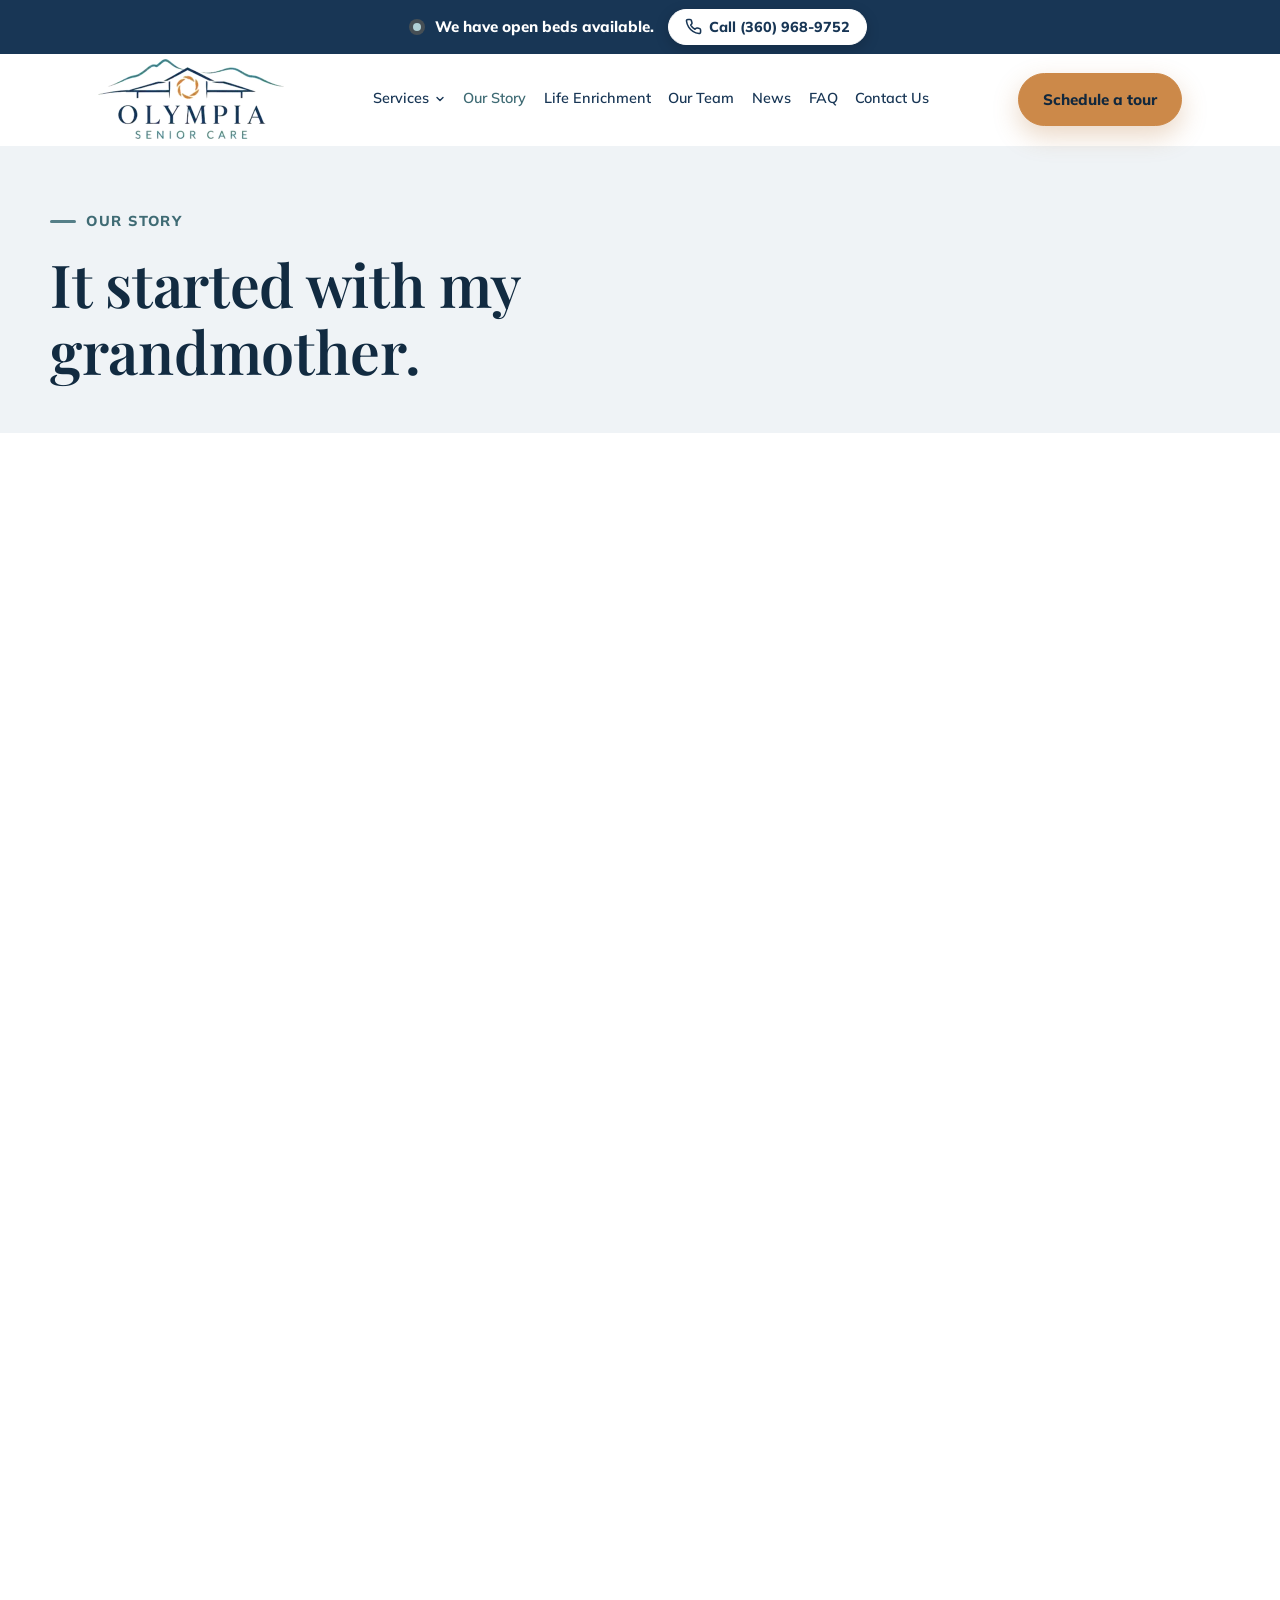
<file: story.html>
<!DOCTYPE html>
<html lang="en">
<head>
<meta charset="UTF-8">
<meta name="viewport" content="width=device-width, initial-scale=1.0">
<title>Our Story | Olympia Senior Care Adult Family Home, Olympia WA</title>
<meta name="description" content="Why Olympia Senior Care exists. A psychiatric nurse practitioner could not find the right home for his own grandmother, so he built one in West Olympia.">
<link rel="canonical" href="https://olympiaseniorcarehome.com/story.html">
<style>@font-face{font-family:'Mulish';font-style:normal;font-weight:400;font-display:swap;src:url('fonts/Mulish-400.woff2') format('woff2')}@font-face{font-family:'Mulish';font-style:normal;font-weight:600;font-display:swap;src:url('fonts/Mulish-600.woff2') format('woff2')}@font-face{font-family:'Mulish';font-style:normal;font-weight:700;font-display:swap;src:url('fonts/Mulish-700.woff2') format('woff2')}@font-face{font-family:'Mulish';font-style:normal;font-weight:800;font-display:swap;src:url('fonts/Mulish-800.woff2') format('woff2')}@font-face{font-family:'Playfair Display';font-style:normal;font-weight:500;font-display:swap;src:url('fonts/PlayfairDisplay-500.woff2') format('woff2')}@font-face{font-family:'Playfair Display';font-style:normal;font-weight:600;font-display:swap;src:url('fonts/PlayfairDisplay-600.woff2') format('woff2')}@font-face{font-family:'Playfair Display';font-style:normal;font-weight:700;font-display:swap;src:url('fonts/PlayfairDisplay-700.woff2') format('woff2')}:root{--teal:#094A5C;--teal-deep:#063744;--teal-mid:#1C6377;--amber:#D07C1A;--gold:#8A5510;--amber-lt:#E8A857;--cream:#FBF6EE;--sand:#F4EADA;--sand-deep:#EADDC7;--white:#fff;--line:#E4D8C4;--ink:#0B2F3B;--body:#3A4A50;--muted:#5E6D73;--on-teal:#E4EDEF;--f-serif:'Newsreader',Georgia,'Times New Roman',serif;--f-sans:'Mulish',system-ui,-apple-system,'Segoe UI',sans-serif;--max:1180px;--pad:clamp(1.25rem,5vw,3rem);--r-sm:12px;--r-md:18px;--r-lg:26px;--pill:100px;--sh-sm:0 8px 24px rgba(9,74,92,.07);--sh-md:0 16px 40px rgba(9,74,92,.12);--sh-cta:0 10px 26px rgba(9,74,92,.24)}*{margin:0;padding:0;box-sizing:border-box}html{scroll-behavior:smooth}body{font-family:var(--f-sans);color:var(--body);background:var(--cream);line-height:1.65;-webkit-font-smoothing:antialiased}img{max-width:100%;height:auto;display:block}a{color:var(--teal);text-underline-offset:3px}h1,h2,h3,h4{font-family:var(--f-serif);color:var(--ink);font-weight:500;line-height:1.14;letter-spacing:-.01em}h1{font-size:clamp(2.25rem,5vw,3.7rem)}h2{font-size:clamp(1.8rem,3.5vw,2.55rem)}h3{font-size:1.55rem;font-weight:600;color:var(--teal)}h4{font-size:1.2rem;font-weight:600}section{padding:clamp(3.5rem,7vw,6rem) var(--pad)}.inner{max-width:var(--max);margin:0 auto}.narrow{max-width:760px;margin:0 auto}.eyebrow{font-family:var(--f-sans);font-weight:800;font-size:.88rem;letter-spacing:.12em;text-transform:uppercase;color:var(--gold);margin-bottom:1rem;display:flex;align-items:center;gap:.65rem;width:fit-content}.eyebrow::before{content:"";flex:none;width:26px;height:3px;border-radius:2px;background:var(--amber)}.center .eyebrow{margin-left:auto;margin-right:auto}.lede{font-size:clamp(1.03rem,1.5vw,1.16rem);max-width:58ch}.sec-head{max-width:62ch;margin-bottom:clamp(1.8rem,3vw,2.6rem)}.sec-head p{margin-top:.75rem}em.accent{font-style:italic;color:var(--teal-mid)}.sand{background:var(--sand)}p+p{margin-top:1rem}.center{text-align:center}.center .sec-head,.center .lede{margin-left:auto;margin-right:auto}.skip{position:absolute;left:-9999px;top:0;background:var(--teal);color:#fff;padding:.7rem 1.1rem;border-radius:0 0 var(--r-sm) 0;z-index:200;font-weight:700}.skip:focus{left:0}.logo{display:flex;align-items:center;gap:.6rem;text-decoration:none}.logo img{height:46px;width:auto}@media(max-width:560px){.logo img{height:38px}}.nav{position:sticky;top:0;z-index:60;background:rgba(251,246,238,.92);backdrop-filter:blur(10px);border-bottom:1px solid transparent;transition:border-color .2s,box-shadow .2s}.nav.stuck{border-bottom-color:var(--line);box-shadow:var(--sh-sm)}.nav-in{max-width:var(--max);margin:0 auto;padding:.6rem var(--pad);display:flex;align-items:center;justify-content:space-between;gap:1rem}.nav-links{display:flex;gap:1.35rem}.nav-links a{font-weight:600;font-size:.9rem;color:var(--teal);text-decoration:none;padding:.4rem 0}.nav-links a:hover{color:var(--gold)}.nav-cta{display:flex;align-items:center;gap:.8rem}.nav-phone{font-weight:800;color:var(--teal);text-decoration:none;font-size:.95rem;white-space:nowrap}.menu-toggle{display:none;background:none;border:0;color:var(--teal);cursor:pointer;padding:.35rem}.drawer{display:none;border-top:1px solid var(--line);background:var(--cream);padding:.6rem var(--pad) 1.1rem}.drawer.open{display:block}.drawer a{display:block;padding:.7rem 0;font-weight:600;color:var(--teal);text-decoration:none;border-bottom:1px solid var(--line)}.drawer .btn{margin-top:.9rem;width:100%}.btn{display:inline-flex;align-items:center;justify-content:center;gap:.5rem;min-height:44px;padding:.8rem 1.5rem;border-radius:var(--pill);font-family:var(--f-sans);font-weight:700;font-size:.95rem;text-decoration:none;border:1.5px solid transparent;cursor:pointer;transition:transform .15s,background .15s,color .15s}.btn-primary{background:var(--teal);color:#fff;box-shadow:var(--sh-cta)}.btn-primary:hover{background:var(--teal-deep);transform:translateY(-2px)}.btn-secondary{border-color:var(--teal);color:var(--teal);background:transparent}.btn-secondary:hover{background:var(--teal);color:#fff;transform:translateY(-2px)}.btn-ghost{border-color:rgba(228,237,239,.55);color:#fff;background:transparent}.btn-ghost:hover{background:#fff;color:var(--teal)}.btn-lg{font-size:1.02rem;padding:.95rem 1.8rem}a:focus-visible,button:focus-visible,input:focus-visible,textarea:focus-visible,select:focus-visible{outline:3px solid var(--teal);outline-offset:2px}.on-teal a:focus-visible,.on-teal button:focus-visible{outline-color:#fff}.hero{padding-top:clamp(2.2rem,4.5vw,3.4rem)}.hero-grid{display:grid;grid-template-columns:1.02fr .98fr;gap:clamp(2rem,5vw,4rem);align-items:center}.hero-photo{border-radius:var(--r-lg);overflow:hidden;box-shadow:var(--sh-md);aspect-ratio:4/5}.hero-photo img{width:100%;height:100%;object-fit:cover}.hero-actions{display:flex;flex-wrap:wrap;gap:.75rem;margin:1.7rem 0 1.4rem}.trust{display:flex;flex-wrap:wrap;gap:.5rem .9rem;list-style:none;font-size:.88rem;color:var(--muted);font-weight:600}.trust li{display:flex;align-items:center;gap:.4rem}.trust svg{flex:none;color:var(--teal-mid)}.badge{display:inline-flex;align-items:center;gap:.45rem;background:var(--sand-deep);color:var(--gold);font-weight:800;font-size:.76rem;letter-spacing:.06em;text-transform:uppercase;padding:.4rem .85rem;border-radius:var(--pill);margin-bottom:1rem}.badge .dot{width:7px;height:7px;border-radius:50%;background:var(--amber)}.facts{background:var(--teal);padding:clamp(2rem,4vw,2.9rem) var(--pad)}.facts-grid{display:grid;grid-template-columns:repeat(4,1fr);gap:1.5rem;text-align:center}.facts b{display:block;font-family:var(--f-serif);font-size:clamp(1.7rem,3vw,2.3rem);color:#fff;font-weight:500;line-height:1.1}.facts span{display:block;color:var(--on-teal);font-size:.83rem;margin-top:.3rem;letter-spacing:.03em}.grid-3{display:grid;grid-template-columns:repeat(3,1fr);gap:1.4rem}.grid-2{display:grid;grid-template-columns:repeat(2,1fr);gap:1.4rem}.card{background:var(--white);border:1px solid var(--line);border-radius:var(--r-md);padding:1.6rem;box-shadow:var(--sh-sm);transition:transform .18s,box-shadow .18s}.card:hover{transform:translateY(-4px);box-shadow:var(--sh-md)}.card h3{margin-bottom:.55rem}.card .num{font-family:var(--f-serif);font-size:2rem;color:var(--amber);line-height:1;display:block;margin-bottom:.5rem}.icon{width:42px;height:42px;border-radius:12px;background:var(--sand-deep);color:var(--teal);display:grid;place-items:center;margin-bottom:.95rem}.ticks{list-style:none;margin-top:.9rem;display:grid;gap:.55rem}.ticks li{display:flex;gap:.6rem;align-items:flex-start;font-size:.95rem}.ticks svg{flex:none;margin-top:.35rem;color:var(--amber)}.tags{display:flex;flex-wrap:wrap;gap:.55rem;list-style:none;margin-top:1.2rem}.tags li{background:var(--white);border:1px solid var(--line);border-radius:var(--pill);padding:.45rem 1rem;font-size:.92rem;font-weight:600;color:var(--ink)}.sand .tags li{background:var(--cream)}.lead-in{display:block;font-family:var(--f-sans);font-size:.74rem;font-weight:800;letter-spacing:.12em;text-transform:uppercase;color:var(--gold);margin-bottom:.5rem}.more{display:inline-flex;align-items:center;gap:.4rem;font-weight:700;font-size:.94rem;text-decoration:none;margin-top:1.1rem}.more:hover{text-decoration:underline}.compare{display:grid;grid-template-columns:1fr 1fr;gap:1.2rem;margin-top:1.8rem}.compare>div{border-radius:var(--r-md);padding:1.5rem;border:1px solid var(--line)}.compare .them{background:var(--white)}.compare .us{background:var(--teal);border-color:var(--teal)}.compare .us h4,.compare .us p{color:#fff}.compare .us .big{color:var(--amber-lt)}.compare .big{font-family:var(--f-serif);font-size:clamp(2.2rem,5vw,3rem);line-height:1;color:var(--muted);display:block;margin-bottom:.4rem}.compare p{font-size:.93rem;margin-top:.5rem;color:var(--muted)}.compare .us p{color:var(--on-teal)}.quote{background:var(--sand);border-left:4px solid var(--amber);border-radius:0 var(--r-md) var(--r-md) 0;padding:1.6rem 1.8rem;margin:1.6rem 0}.quote p{font-family:var(--f-serif);font-size:clamp(1.15rem,2vw,1.4rem);line-height:1.45;color:var(--ink);font-style:italic}.quote cite{display:block;margin-top:.9rem;font-family:var(--f-sans);font-style:normal;font-size:.83rem;font-weight:800;letter-spacing:.1em;text-transform:uppercase;color:var(--gold)}.split{display:grid;grid-template-columns:1fr 1fr;gap:clamp(2rem,5vw,3.6rem);align-items:center}.split img{border-radius:var(--r-lg);box-shadow:var(--sh-md)}.split img.portrait{max-width:min(470px,100%);margin-inline:auto}.split.flip>*:first-child{order:2}.team-grid{display:grid;grid-template-columns:repeat(3,1fr);gap:1.4rem}.member{background:var(--white);border:1px solid var(--line);border-radius:var(--r-md);overflow:hidden;box-shadow:var(--sh-sm);display:flex;flex-direction:column}.member .por{aspect-ratio:1/1;background:linear-gradient(145deg,var(--sand-deep),var(--sand));display:grid;place-items:center;position:relative;border-bottom:1px solid var(--line)}.member .mono{font-family:var(--f-serif);font-size:3.2rem;color:var(--teal);opacity:.55}.member .por .tag{position:absolute;bottom:.7rem;left:.7rem;background:rgba(255,255,255,.92);color:var(--gold);font-size:.66rem;font-weight:800;letter-spacing:.08em;text-transform:uppercase;padding:.28rem .6rem;border-radius:var(--pill)}.member .body{padding:1.4rem;flex:1;display:flex;flex-direction:column}.member .role{font-size:.87rem;color:var(--muted);margin-top:.15rem}.member .yrs{font-size:.78rem;font-weight:800;letter-spacing:.06em;text-transform:uppercase;color:var(--gold);margin-top:.7rem}.member blockquote{font-family:var(--f-serif);font-style:italic;color:var(--ink);font-size:1rem;line-height:1.5;margin-top:.9rem;padding-top:.9rem;border-top:1px solid var(--line)}.gal{display:grid;grid-template-columns:repeat(4,1fr);gap:1rem}.gal figure{border-radius:var(--r-md);overflow:hidden;position:relative;background:var(--sand);aspect-ratio:4/3}.gal img{width:100%;height:100%;object-fit:cover;transition:transform .4s}.gal figure:hover img{transform:scale(1.04)}.gal figcaption{position:absolute;left:.6rem;bottom:.6rem;background:rgba(255,255,255,.93);color:var(--teal);font-size:.73rem;font-weight:700;padding:.3rem .62rem;border-radius:var(--pill)}.gal .wide{grid-column:span 2;aspect-ratio:8/3}.feats{display:grid;grid-template-columns:repeat(3,1fr);gap:1.4rem}.feat{background:var(--white);border:1px solid var(--line);border-radius:var(--r-md);overflow:hidden;box-shadow:var(--sh-sm);transition:transform .18s,box-shadow .18s}.feat:hover{transform:translateY(-4px);box-shadow:var(--sh-md)}.feat .shot{aspect-ratio:4/3;overflow:hidden}.feat .shot img{width:100%;height:100%;object-fit:cover;transition:transform .4s}.feat:hover .shot img{transform:scale(1.04)}.feat .txt{padding:1.35rem}.feat h3{font-size:1.4rem;margin-bottom:.45rem}.feat p{font-size:.95rem}.faqs{max-width:840px;margin:0 auto;border-top:1px solid var(--line)}.faq{border-bottom:1px solid var(--line)}.faq summary{list-style:none;cursor:pointer;display:block;position:relative;padding:1.35rem 3.2rem 1.35rem 0;font-family:var(--f-serif);font-size:1.38rem;font-weight:500;color:var(--ink);line-height:1.3}.faq summary::-webkit-details-marker{display:none}.faq summary:hover{color:var(--teal-mid)}.faq summary::after{content:"+";position:absolute;right:.4rem;top:50%;transform:translateY(-50%);font-family:var(--f-sans);font-size:1.7rem;font-weight:300;line-height:1;color:var(--amber);transition:transform .2s}.faq[open] summary{color:var(--teal-mid)}.faq[open] summary::after{transform:translateY(-50%) rotate(45deg)}.faq .a{padding:0 3.2rem 1.5rem 0;font-size:1rem;line-height:1.72;color:var(--body)}.loc{display:grid;grid-template-columns:1fr 1.15fr;align-items:stretch;padding:0}.loc-copy{padding:clamp(2.4rem,5vw,3.6rem) var(--pad);display:flex;flex-direction:column;justify-content:center;gap:.5rem}.loc-copy .addr{font-family:var(--f-serif);font-size:1.35rem;color:var(--ink);line-height:1.4}.loc-map{position:relative;min-height:360px;background:var(--sand-deep)}.loc-map iframe{position:absolute;inset:0;width:100%;height:100%;border:0}.member .por img{width:100%;height:100%;object-fit:cover}.tour{max-width:980px;margin:0 auto;border-radius:var(--r-lg);overflow:hidden;box-shadow:var(--sh-md);background:var(--ink)}.tour video{display:block;width:100%;height:auto;aspect-ratio:16/9;background:var(--ink)}.acts{display:flex;flex-wrap:wrap;justify-content:center;gap:1.4rem}.acts .feat{flex:0 1 calc((100% - 2.8rem)/3)}.feat .shot.blank{display:grid;place-items:center;background:linear-gradient(145deg,var(--sand-deep),var(--sand));color:var(--teal)}.feat .shot.blank svg{width:64px;height:64px;opacity:.85}.quote.big p{font-size:clamp(1.35rem,2.6vw,1.85rem)}.cta-band .tagline{font-family:var(--f-serif);font-style:italic;font-size:clamp(1.2rem,2vw,1.45rem);color:var(--amber-lt)}.contact-grid{display:grid;grid-template-columns:1fr 1fr;gap:clamp(2rem,5vw,3.4rem);align-items:start}.panel{background:var(--white);border:1px solid var(--line);border-radius:var(--r-lg);padding:clamp(1.5rem,3vw,2.2rem);box-shadow:var(--sh-md)}.field{margin-bottom:1rem}label{display:block;font-size:.74rem;font-weight:800;letter-spacing:.09em;text-transform:uppercase;color:var(--muted);margin-bottom:.4rem}input,textarea,select{width:100%;background:var(--cream);border:1px solid var(--line);border-radius:var(--r-sm);padding:.8rem 1rem;font-family:var(--f-sans);font-size:1rem;color:var(--body)}input::placeholder,textarea::placeholder{color:var(--muted);opacity:.75}input:focus,textarea:focus,select:focus{border-color:var(--teal-mid);background:#fff;box-shadow:0 0 0 3px rgba(28,99,119,.14);outline:none}.form-note{font-size:.82rem;color:var(--muted);margin-top:.85rem}.contact-list{list-style:none;display:grid;gap:1.1rem;margin-top:1.6rem}.contact-list li{display:flex;gap:.85rem;align-items:flex-start}.contact-list svg{flex:none;margin-top:.25rem;color:var(--teal-mid)}.contact-list b{display:block;color:var(--ink);font-size:.95rem}.contact-list a{font-weight:700;text-decoration:none}.contact-list a:hover{text-decoration:underline}.ok{display:none;background:var(--sand);border:1px solid var(--amber);border-radius:var(--r-md);padding:1.4rem;color:var(--ink)}.ok.show{display:block}.cta-band{background:var(--teal);color:#fff;text-align:center}.cta-band h2,.cta-band p{color:#fff}.cta-band p{max-width:56ch;margin:.9rem auto 0;color:var(--on-teal)}.cta-band .hero-actions{justify-content:center}.page-head{background:var(--sand);padding:clamp(2.6rem,5vw,4rem) var(--pad) clamp(2.2rem,4vw,3rem)}.prose{max-width:68ch}.prose h2{margin:2.4rem 0 .8rem}.prose h3{margin:1.8rem 0 .5rem}.prose ul{margin:1rem 0 1rem 1.1rem;display:grid;gap:.5rem}.prose img{border-radius:var(--r-lg);box-shadow:var(--sh-md);margin:1.8rem 0}.foot{background:var(--teal-deep);color:var(--on-teal);padding:clamp(3rem,5vw,4rem) var(--pad) 1.6rem}.foot-grid{display:grid;grid-template-columns:1.3fr 1fr 1fr 1fr;gap:2.2rem;max-width:var(--max);margin:0 auto}.foot h4{color:#fff;font-family:var(--f-sans);font-size:.76rem;font-weight:800;letter-spacing:.13em;text-transform:uppercase;margin-bottom:1rem}.foot a{color:var(--on-teal);text-decoration:none}.foot a:hover{color:#fff;text-decoration:underline}.foot ul{list-style:none;display:grid;gap:.6rem;font-size:.93rem}.foot .brandline{font-family:var(--f-serif);font-size:1.15rem;color:#fff;margin-bottom:.6rem}.foot .tag{font-size:.93rem;max-width:34ch}.foot-bot{max-width:var(--max);margin:2.4rem auto 0;padding-top:1.3rem;border-top:1px solid rgba(228,237,239,.18);display:flex;flex-wrap:wrap;gap:.6rem 1.4rem;justify-content:space-between;font-size:.8rem;color:rgba(228,237,239,.78)}.foot-logo{height:54px;width:auto;margin-bottom:1rem;filter:brightness(0) invert(1);opacity:.95}@media(max-width:960px){.acts .feat{flex-basis:calc((100% - 1.4rem)/2)}.loc{grid-template-columns:1fr}.loc-map{min-height:300px}.feats{grid-template-columns:repeat(2,1fr)}.hero-grid{grid-template-columns:1fr}.hero-photo{order:-1;aspect-ratio:4/3;max-height:400px}.grid-3,.team-grid{grid-template-columns:repeat(2,1fr)}.split,.contact-grid{grid-template-columns:1fr}.split.flip>*:first-child{order:0}.facts-grid{grid-template-columns:repeat(2,1fr);gap:1.6rem}.foot-grid{grid-template-columns:1fr 1fr}.gal{grid-template-columns:repeat(2,1fr)}.gal .wide{grid-column:span 2;aspect-ratio:2/1}}@media(max-width:720px){.acts .feat{flex-basis:100%}.nav-links,.nav-phone{display:none}.menu-toggle{display:block}.grid-3,.grid-2,.team-grid,.compare,.feats{grid-template-columns:1fr}.foot-grid{grid-template-columns:1fr}}@media(max-width:420px){.facts-grid{grid-template-columns:1fr;gap:1.2rem}.btn{width:100%}.hero-actions{flex-direction:column}}@media(prefers-reduced-motion:reduce){html{scroll-behavior:auto}*{transition:none!important;animation:none!important}.card:hover,.btn:hover{transform:none}.gal figure:hover img{transform:none}}@media print{.nav,.cta-band,.contact{display:none}}@media(max-width:720px){body{font-size:1.125rem}.lede{font-size:1.2rem}h2{font-size:2rem}.eyebrow{font-size:.92rem}.feat p,.card p,.faq .a,.split p,.loc-copy p,.member p{font-size:1.08rem}.tags li{font-size:1rem}.hero-grid>div:not(.hero-photo),.sec-head,.page-head .inner,.split>div,.loc-copy,.contact-grid>div:first-child,.card,.feat .txt,.member .body,.narrow{text-align:center}.eyebrow,.sec-head,.lede{margin-left:auto;margin-right:auto}.trust,.tags,.hero-actions{justify-content:center}.quote{border-left:0;border-top:4px solid var(--amber);border-radius:var(--r-md);text-align:center}.split>div.prose,.prose,.ticks,.faqs,.faq,form,.panel,.contact-list{text-align:left}}section[id]{scroll-margin-top:76px}.carelist{margin-top:clamp(1.6rem,3vw,2.2rem);padding-top:clamp(1.4rem,3vw,1.9rem);border-top:1px solid rgba(228,237,239,.22);text-align:center}.carelist-h{font-weight:800;font-size:.8rem;letter-spacing:.12em;text-transform:uppercase;color:var(--amber-lt);margin:0 auto 1.1rem;max-width:60ch;line-height:1.5}.carelist ul{list-style:none;display:grid;grid-template-columns:repeat(3,auto);justify-content:center;gap:.75rem 2.6rem}.carelist li{display:flex;align-items:center;gap:.55rem;color:#fff;font-size:1.05rem;font-weight:600;text-align:left}.carelist svg{flex:none;color:var(--amber-lt)}@media(max-width:720px){.carelist ul{grid-template-columns:1fr 1fr;justify-content:stretch;gap:.85rem 1.1rem;max-width:420px;margin:0 auto}.carelist li{font-size:1.02rem;align-items:flex-start}.carelist svg{margin-top:.28rem}}@media(max-width:420px){.carelist ul{grid-template-columns:1fr;max-width:260px}}.nav-links{align-items:center}.nav-links a[aria-current="page"],.nav-links .on{color:var(--gold)}.has-sub{position:relative}.nav-links .sub-top{display:inline-flex;align-items:center;gap:.3rem}.chev{flex:none;transition:transform .2s}.has-sub:hover .chev,.has-sub:focus-within .chev,.has-sub.open .chev{transform:rotate(180deg)}.sub{position:absolute;top:calc(100% + .6rem);left:-1rem;min-width:300px;background:var(--white);border:1px solid var(--line);border-radius:var(--r-md);box-shadow:var(--sh-md);padding:.45rem;opacity:0;visibility:hidden;transform:translateY(6px);transition:opacity .15s,transform .15s,visibility .15s;z-index:70}.sub::before{content:"";position:absolute;left:0;right:0;top:-.9rem;height:.9rem}.has-sub:hover .sub,.has-sub:focus-within .sub,.has-sub.open .sub{opacity:1;visibility:visible;transform:none}.nav-links .sub a{display:block;padding:.62rem .85rem;border-radius:10px;font-size:.95rem;white-space:nowrap;color:var(--teal)}.nav-links .sub a:hover,.nav-links .sub a[aria-current="page"]{background:var(--sand);color:var(--teal)}.nav-links .sub .sub-all{margin-top:.3rem;border-top:1px solid var(--line);border-radius:0 0 10px 10px;padding-top:.75rem;color:var(--gold);font-size:.8rem;font-weight:800;letter-spacing:.1em;text-transform:uppercase}@media(max-width:1200px){.nav-phone{display:none}}@media(max-width:1020px){.nav-links{display:none}.menu-toggle{display:block}}.drawer.open{max-height:calc(100vh - 62px);overflow-y:auto}.drawer .drawer-top{border-bottom:0;padding-bottom:.3rem}.drawer-sub{margin:0 0 .5rem .15rem;padding-left:.95rem;border-left:2px solid var(--amber-lt)}.drawer .drawer-sub a{border-bottom:0;padding:.42rem 0;font-size:.97rem;color:var(--body)}.drawer-sub+a{border-top:1px solid var(--line)}.carelist a{color:#fff;text-decoration:underline;text-decoration-color:rgba(255,255,255,.45);text-underline-offset:4px;text-decoration-thickness:1px}.carelist a:hover{text-decoration-color:var(--amber-lt)}.ph-split{display:grid;grid-template-columns:1.05fr .95fr;gap:clamp(2rem,5vw,3.6rem);align-items:center}.ph-split h1{max-width:17ch}.ph-split .lede{margin-top:1rem}.ph-split img{width:100%;aspect-ratio:4/3;object-fit:cover;border-radius:var(--r-lg);box-shadow:var(--sh-md)}.checks{list-style:none;display:grid;grid-template-columns:1fr 1fr;gap:1rem 2.4rem;text-align:left}.checks.one{grid-template-columns:1fr;margin-top:1.2rem}.checks li{display:flex;gap:.7rem;align-items:flex-start;font-size:1.05rem;font-weight:600;color:var(--ink);line-height:1.5}.checks svg{flex:none;margin-top:.25rem;color:var(--amber)}.panel-lite{background:var(--white);border:1px solid var(--line);border-radius:var(--r-lg);padding:clamp(1.4rem,3vw,2.2rem);box-shadow:var(--sh-sm)}.note{margin-top:1.6rem;max-width:70ch}a.feat{display:block;text-decoration:none;color:inherit}a.feat .more{margin-top:.9rem}.feats.two{grid-template-columns:repeat(2,1fr)}.card .lead-in{margin-bottom:.6rem}.faq div.a p+p{margin-top:.8rem}.faq .a ul{margin:.7rem 0 0 1.2rem;display:grid;gap:.3rem}@media(max-width:960px){.ph-split{grid-template-columns:1fr}.ph-split img{max-height:340px}}@media(max-width:720px){.checks{grid-template-columns:1fr;width:fit-content;max-width:100%;margin-inline:auto}.checks li{font-size:1.06rem}.feats.two{grid-template-columns:1fr}.note{text-align:center;margin-inline:auto}}.drawer a.btn-primary{color:#fff;border-bottom:0}.drawer a.btn-primary{display:flex}.acts .card{flex:0 1 calc((100% - 2.8rem)/3)}.day .card .lead-in{margin-bottom:.35rem}@media(max-width:960px){.acts .card{flex-basis:calc((100% - 1.4rem)/2)}}@media(max-width:720px){.acts .card{flex-basis:100%}.card .icon{margin-inline:auto}}:root{--teal:#83152A;--teal-deep:#5E0E1E;--teal-mid:#9E2A3F;--amber:#83152A;--gold:#83152A;--amber-lt:#F2CCD3;--ink:#1F1B1C;--body:#3B3637;--muted:#665D5F;--on-teal:#F7E9EC;--line:#E6DBCB;--f-serif:'Playfair Display',Georgia,'Times New Roman',serif;--f-label:'Oswald','Arial Narrow',system-ui,sans-serif;--sh-sm:0 8px 24px rgba(60,18,26,.07);--sh-md:0 16px 40px rgba(60,18,26,.12);--sh-cta:0 10px 26px rgba(131,21,42,.26)}h1,h2,h3,h4{letter-spacing:-.005em}h1{font-weight:600}input:focus,textarea:focus,select:focus{box-shadow:0 0 0 3px rgba(131,21,42,.14)}.eyebrow,.carelist-h,.badge,.lead-in,.foot h4,.quote cite,.member .yrs,.nav-links .sub .sub-all{font-family:var(--f-label);font-weight:500}.eyebrow{font-size:.98rem;letter-spacing:.1em}.carelist-h{font-size:.92rem;letter-spacing:.1em}.badge{font-size:.82rem;letter-spacing:.08em}.lead-in{font-size:.86rem;letter-spacing:.1em}.foot h4{font-size:.9rem;letter-spacing:.12em}.quote cite{font-size:.9rem;letter-spacing:.1em}.nav-links .sub .sub-all{font-size:.88rem;letter-spacing:.1em}.logo img{height:44px;width:auto}.foot{background:#1F1B1C}.foot-logo{height:72px;width:auto}@media(max-width:560px){.logo img{height:34px}}@media(max-width:720px){.eyebrow{font-size:1rem}}@media(max-width:560px){.nav-cta{gap:.5rem;flex-shrink:0}.nav-cta .btn{white-space:nowrap;padding:.5rem .95rem;font-size:.86rem;min-height:40px;width:auto}.menu-toggle{padding:.25rem}}.logo{min-width:0}.logo img{object-fit:contain;object-position:left center;max-width:100%}:root{--f-label:var(--f-sans)}em.accent{font-style:normal}h3,h4{font-family:var(--f-sans);font-weight:700;letter-spacing:0;line-height:1.3}h3{font-size:1.38rem}.feat h3{font-size:1.3rem}.quote p{font-family:var(--f-sans);font-style:normal;font-weight:600;font-size:clamp(1.12rem,1.8vw,1.28rem);line-height:1.6;color:var(--ink)}.quote.big p{font-size:clamp(1.2rem,2.2vw,1.45rem)}.quote cite{font-family:var(--f-sans);font-weight:700;font-size:.95rem;letter-spacing:.02em;text-transform:none;color:var(--muted)}.member blockquote{font-family:var(--f-sans);font-style:normal;font-weight:600}.cta-band .tagline{font-family:var(--f-sans);font-style:normal;font-weight:700;font-size:1.15rem}.faq summary{font-family:var(--f-sans);font-weight:700;font-size:1.18rem;line-height:1.4}.loc-copy .addr{font-family:var(--f-sans);font-weight:700;font-size:1.2rem}.eyebrow,.carelist-h,.badge,.lead-in,.foot h4,.member .yrs,.nav-links .sub .sub-all{font-family:var(--f-sans);font-weight:800}.eyebrow{font-size:.9rem;letter-spacing:.1em}.carelist-h{font-size:.85rem;letter-spacing:.08em}.badge{font-size:.78rem;letter-spacing:.06em}.lead-in{font-size:.8rem;letter-spacing:.1em}.foot h4{font-size:.8rem;letter-spacing:.12em}.nav-links .sub .sub-all{font-size:.8rem;letter-spacing:.08em}@media(max-width:720px){.eyebrow{font-size:.95rem}.faq summary{font-size:1.12rem}}.team-grid.two{grid-template-columns:repeat(2,1fr);max-width:860px;margin-inline:auto}.member .por .mono{font-family:var(--f-serif)}.member .note-photo{font-size:.8rem;color:var(--muted);margin-top:.6rem}@media(max-width:720px){.team-grid.two{grid-template-columns:1fr}}.team-grid.two .member .por{aspect-ratio:16/9}:root{--teal:#0B3D5C;--teal-deep:#072C43;--teal-mid:#1D5F87;--amber:#2E8B57;--gold:#23704A;--amber-lt:#A7DDBF;--cream:#FFFFFF;--sand:#EEF5F9;--sand-deep:#DCEAF2;--line:#D5E3EC;--ink:#0E2A3B;--body:#33454F;--muted:#56666F;--on-teal:#E6F0F6;--orange:#C25700;--orange-deep:#A04700;--sh-sm:0 8px 24px rgba(11,61,92,.07);--sh-md:0 16px 40px rgba(11,61,92,.12);--sh-cta:0 10px 26px rgba(194,87,0,.28)}input:focus,textarea:focus,select:focus{box-shadow:0 0 0 3px rgba(11,61,92,.16)}.foot{background:#0A2E45}.btn-primary,.on-teal .btn-primary{background:var(--orange);color:#fff;border-color:var(--orange)}.btn-primary:hover,.on-teal .btn-primary:hover{background:var(--orange-deep);border-color:var(--orange-deep);color:#fff}.nav-phone{font-size:1.2rem;font-weight:800;color:var(--teal)}.btn[href^="tel:"]{font-size:1.15rem;font-weight:800;letter-spacing:.01em}.contact-list a[href^="tel:"]{font-size:1.3rem;font-weight:800}.foot a[href^="tel:"]{font-size:1.15rem;font-weight:800}.drawer a[href^="tel:"]{font-size:1.15rem;font-weight:800}.faq-group{margin-top:clamp(2.4rem,5vw,3.4rem)}.faq-group:first-child{margin-top:0}.faq-group>h2{margin-bottom:1.1rem}.faq .a ul{margin:.6rem 0 .8rem 1.2rem}.faq .a li{margin:.2rem 0}.faq .a p+p{margin-top:.7rem}.faq .a .say{border-left:4px solid var(--amber);background:var(--sand);padding:.8rem 1rem;border-radius:0 12px 12px 0;margin:.7rem 0}.faq .a b.short{display:block;color:var(--ink);margin-bottom:.5rem}.faq-cta{display:flex;flex-wrap:wrap;gap:.8rem;margin-top:.9rem}.benchmark{font-size:.95rem;color:var(--muted)}.tagline{font-family:var(--f-serif);font-size:1.3rem;color:var(--teal);margin-top:.6rem}.nav{background:rgba(255,255,255,.95)}.nav-links{gap:1.1rem}.nav-links a,.nav-links .sub-top{white-space:nowrap}@media(max-width:1320px){.nav-phone{display:none}}@media(max-width:1120px){.nav-links{display:none}.menu-toggle{display:block}}.nav-cta .btn{white-space:nowrap}:root{--teal:#0E4A7A;--teal-deep:#0A3559;--teal-mid:#1878C0;--amber:#10B0A8;--gold:#0B7A73;--amber-lt:#7FDCD3;--orange:#F8A038;--orange-deep:#E88C1E;--sand:#EEF6FA;--sand-deep:#DCEDF5;--line:#D3E4EE;--sh-cta:0 10px 26px rgba(232,140,30,.30)}.foot{background:#0A3559}.btn-primary,.on-teal .btn-primary{color:#0E2A3B;font-weight:800}.btn-primary:hover,.on-teal .btn-primary:hover{color:#0E2A3B}.logo img{height:58px}@media(max-width:560px){.logo img{height:44px}}.foot-logo{filter:none;opacity:1;height:84px;background:#fff;padding:10px 14px;border-radius:14px;box-sizing:content-box}:root{--teal:#183655;--teal-deep:#102540;--teal-mid:#2C5E84;--amber:#557F88;--gold:#3F6B74;--amber-lt:#AFD0D6;--orange:#CC8949;--orange-deep:#B5712F;--sand:#EFF3F6;--sand-deep:#DFE8EE;--line:#D6E0E7;--ink:#122B41;--body:#31434F;--muted:#56666F;--sh-cta:0 10px 26px rgba(181,113,47,.28)}.foot{background:#102540}.btn-primary,.on-teal .btn-primary{background:var(--orange);border-color:var(--orange);color:#12283D}.btn-primary:hover,.on-teal .btn-primary:hover{background:var(--orange-deep);border-color:var(--orange-deep);color:#fff}.logo img{height:80px}@media(max-width:900px){.logo img{height:64px}}@media(max-width:560px){.logo img{height:54px}}.nav-in{padding-top:.35rem;padding-bottom:.35rem}.foot-logo{height:92px}.gal figcaption{font-size:1rem;line-height:1.45}.facts span{font-size:.95rem}.badge{font-size:.9rem}.lead-in{font-size:.95rem}.carelist-h{font-size:.95rem}.quote cite{font-size:.95rem}.member .role{font-size:.95rem}.member .yrs{font-size:.95rem}.member .note-photo{font-size:.95rem}.member .por .tag{font-size:.88rem}label{font-size:.95rem}.form-note{font-size:.95rem}.foot h4{font-size:.95rem}.foot-bot{font-size:.9rem;line-height:1.5}.nav-links .sub .sub-all{font-size:.95rem}.nav-cta .btn{font-size:.95rem}.tag,.gal figcaption,.benchmark{letter-spacing:0}.photo-note{margin:0}.photo-note img{border-radius:var(--r-md);box-shadow:var(--sh-sm);width:100%;height:auto}.photo-note figcaption{margin-top:.7rem;font-size:1rem;color:var(--muted)}main>section:not(.hero):not(.facts),.foot{content-visibility:auto;contain-intrinsic-size:auto 600px}.gal figure{content-visibility:auto;contain-intrinsic-size:auto 320px}.callbar{display:none}@media(max-width:860px){.callbar{display:flex;gap:.6rem;position:fixed;left:0;right:0;bottom:0;z-index:70;padding:.6rem .8rem calc(.6rem + env(safe-area-inset-bottom));background:rgba(255,255,255,.96);backdrop-filter:blur(10px);border-top:1px solid var(--line);box-shadow:0 -6px 24px rgba(11,61,92,.10)}.callbar a{flex:1;display:inline-flex;align-items:center;justify-content:center;gap:.45rem;min-height:50px;border-radius:var(--pill);font-weight:800;font-size:1.05rem;text-decoration:none;letter-spacing:.01em}.callbar-call{background:var(--teal);color:#fff}.callbar-tour{background:var(--orange);color:#12283D}body{padding-bottom:78px}}@media(max-width:380px){.callbar a{font-size:.95rem;min-height:46px}}.fit-grid{display:grid;grid-template-columns:1fr 1fr;gap:clamp(1.2rem,3vw,2rem);align-items:start}.fit-col{background:var(--cream);border:1px solid var(--line);border-radius:var(--r-md);padding:clamp(1.2rem,2.5vw,1.8rem)}.fit-col h3{font-size:1.2rem;margin-bottom:.9rem}.fit-col ul{list-style:none;display:grid;gap:.6rem}.fit-col li{position:relative;padding-left:1.7rem;line-height:1.55}.fit-col li::before{position:absolute;left:0;top:.05rem;font-weight:800}.fit-yes{border-left:4px solid var(--amber)}.fit-yes li::before{content:"✓";color:var(--gold)}.fit-no{border-left:4px solid var(--line)}.fit-no li::before{content:"–";color:var(--muted)}.fit-note{margin-top:1rem;padding-top:.9rem;border-top:1px solid var(--line);color:var(--muted)}@media(max-width:820px){.fit-grid{grid-template-columns:1fr}}.announce{background:var(--teal);color:var(--on-teal)}.announce-in{max-width:var(--max);margin-inline:auto;padding:.55rem var(--pad);display:flex;flex-wrap:wrap;align-items:center;justify-content:center;gap:.45rem .9rem;font-size:.95rem;text-align:center;line-height:1.4}.announce b{color:#fff;font-weight:800}.announce .dot{width:8px;height:8px;border-radius:50%;background:var(--amber-lt);box-shadow:0 0 0 4px rgba(232,168,87,.22);flex:none}.announce a{color:#fff;font-weight:800;text-decoration:underline;text-underline-offset:3px;white-space:nowrap}@media(max-width:560px){.announce-in{font-size:.88rem;padding:.5rem 1rem}}.rev-grid{display:grid;grid-template-columns:repeat(auto-fit,minmax(320px,1fr));gap:1.4rem}.rev-grid:has(>:only-child){max-width:760px}.rev{background:var(--white);border:1px solid var(--line);border-radius:var(--r-md);padding:clamp(1.3rem,2.5vw,1.9rem);box-shadow:var(--sh-sm);margin:0;display:flex;flex-direction:column;gap:.9rem}.rev .stars{color:var(--amber);font-size:1.15rem;letter-spacing:.12em;line-height:1}.rev blockquote{font-family:var(--f-serif);font-size:clamp(1.05rem,1.8vw,1.22rem);line-height:1.5;color:var(--ink);margin:0}.rev figcaption{color:var(--muted);font-size:.95rem;font-weight:700;margin-top:auto}.steps{list-style:none;counter-reset:s;margin:0;display:grid;grid-template-columns:repeat(5,1fr);gap:1.2rem}@media(max-width:1040px){.steps{grid-template-columns:repeat(3,1fr)}}@media(max-width:700px){.steps{grid-template-columns:1fr}}.steps li{counter-increment:s;background:var(--cream);border:1px solid var(--line);border-radius:var(--r-md);padding:1.3rem 1.4rem 1.4rem}.steps li::before{content:counter(s);display:flex;align-items:center;justify-content:center;width:34px;height:34px;border-radius:50%;background:var(--teal);color:#fff;font-weight:800;font-size:1rem;margin-bottom:.8rem}.steps li b{display:block;font-size:1.08rem;color:var(--ink);margin-bottom:.35rem}.steps-cta{margin-top:clamp(1.8rem,3vw,2.4rem);text-align:center}.steps-cta h3{font-size:clamp(1.4rem,3vw,1.9rem);margin-bottom:1.1rem}.steps-btns{display:flex;gap:.8rem;flex-wrap:wrap;justify-content:center}.menu-card{margin:clamp(1.8rem,3vw,2.6rem) 0 0;text-align:center}.menu-card a{display:block;border-radius:var(--r-md);overflow:hidden;box-shadow:var(--sh-md);border:1px solid var(--line)}.menu-card img{width:100%}.menu-card figcaption{margin-top:.9rem;color:var(--muted);font-size:.95rem}.faq-call{margin-top:1.1rem;font-weight:700}.faq-call a{font-weight:800;white-space:nowrap}.btn-tel{display:inline-flex;align-items:center;justify-content:center;gap:.45rem;min-height:44px;padding:.62rem 1.25rem;border-radius:var(--pill);background:var(--teal);color:#fff;font-family:var(--f-sans);font-weight:800;font-size:.95rem;line-height:1;text-decoration:none;white-space:nowrap;border:1.5px solid var(--teal);box-shadow:0 6px 18px rgba(24,54,85,.22);transition:transform .15s,background .15s,box-shadow .15s}.btn-tel:hover,.btn-tel:focus-visible{background:#12283D;border-color:#12283D;color:#fff;transform:translateY(-1px)}.btn-tel svg{flex:none}.announce .btn-tel{background:#fff;color:var(--teal);border-color:#fff;box-shadow:0 4px 14px rgba(0,0,0,.18);min-height:36px;padding:.42rem 1rem;font-size:.9rem}.announce .btn-tel:hover,.announce .btn-tel:focus-visible{background:var(--on-teal);color:var(--teal);border-color:var(--on-teal)}.nav-phone.btn-tel{min-height:40px;padding:.5rem 1.05rem;font-size:.9rem;color:#fff}.faq-call{display:flex;flex-wrap:wrap;align-items:center;gap:.75rem;margin-top:1.3rem;font-weight:700}.contact-list .btn-tel{margin-top:.4rem}.drawer .btn-tel{width:100%;margin-top:.7rem;border:1.5px solid var(--teal);color:#fff}@media(max-width:560px){.announce .btn-tel{min-height:34px;padding:.38rem .9rem}}.announce a.btn-tel{text-decoration:none}.drawer a.btn-tel{display:inline-flex;justify-content:center;gap:.45rem;padding:.62rem 1.25rem;border-bottom:0}@media(max-width:1320px){.nav-phone.btn-tel{display:none}}</style>
<link rel="icon" type="image/png" href="images/icon-osc-v3.webp">
<link rel="apple-touch-icon" href="images/apple-touch-icon-osc-v3.webp">
</head>
<body>
<a class="skip" href="#main">Skip to content</a>

<div class="announce">
  <div class="announce-in">
    <span class="dot"></span>
    <b>We have open beds available.</b>
    <a class="btn-tel" href="tel:+13609689752" data-track="call" data-loc="announce"><svg width="17" height="17" viewBox="0 0 24 24" fill="none" stroke="currentColor" stroke-width="2.2" stroke-linecap="round" stroke-linejoin="round" aria-hidden="true"><path d="M22 16.9v3a2 2 0 01-2.2 2 19.8 19.8 0 01-8.6-3.1 19.5 19.5 0 01-6-6A19.8 19.8 0 012.1 4.2 2 2 0 014.1 2h3a2 2 0 012 1.7c.1 1 .4 1.9.7 2.8a2 2 0 01-.5 2.1L8.1 9.9a16 16 0 006 6l1.3-1.2a2 2 0 012.1-.5c.9.3 1.8.6 2.8.7a2 2 0 011.7 2z"/></svg>Call (360) 968-9752</a>
  </div>
</div>

<header class="nav" id="nav">
  <div class="nav-in">
    <a class="logo" href="index.html" aria-label="Olympia Senior Care, home"><img src="images/logo-osc-v3.webp" width="372" height="160" alt="Olympia Senior Care"></a>
    <nav class="nav-links" aria-label="Primary">
      <div class="has-sub">
        <a class="sub-top" href="services.html">Services<svg class="chev" width="12" height="12" viewBox="0 0 24 24" fill="none" stroke="currentColor" stroke-width="2.8" stroke-linecap="round" stroke-linejoin="round" aria-hidden="true"><path d="M6 9l6 6 6-6"/></svg></a>
        <div class="sub">
          <a href="dementia-alzheimers-care.html">Dementia &amp; Alzheimer's Care</a>
          <a href="personal-care.html">Personal Care &amp; Daily Living</a>
          <a href="recovery-care.html">Recovery Care After Hospitalization</a>
          <a href="end-of-life-care.html">End-of-Life Care</a>
          <a class="sub-all" href="services.html">All services</a>
        </div>
      </div>
      <a href="story.html" aria-current="page">Our Story</a>
      <a href="montessori.html">Life Enrichment</a>
      <a href="team.html">Our Team</a>
      <a href="news/">News</a>
      <a href="memory-care-faq.html">FAQ</a>
      <a href="contact.html">Contact Us</a>
    </nav>
    <div class="nav-cta">
      <a class="nav-phone btn-tel" href="tel:+13609689752" data-loc="hero"><svg width="17" height="17" viewBox="0 0 24 24" fill="none" stroke="currentColor" stroke-width="2.2" stroke-linecap="round" stroke-linejoin="round" aria-hidden="true"><path d="M22 16.9v3a2 2 0 01-2.2 2 19.8 19.8 0 01-8.6-3.1 19.5 19.5 0 01-6-6A19.8 19.8 0 012.1 4.2 2 2 0 014.1 2h3a2 2 0 012 1.7c.1 1 .4 1.9.7 2.8a2 2 0 01-.5 2.1L8.1 9.9a16 16 0 006 6l1.3-1.2a2 2 0 012.1-.5c.9.3 1.8.6 2.8.7a2 2 0 011.7 2z"/></svg>(360) 968-9752</a>
      <a class="btn btn-primary" href="contact.html">Schedule a tour</a>
      <button class="menu-toggle" id="menuToggle" aria-label="Open menu" aria-expanded="false" aria-controls="drawer">
        <svg width="26" height="26" viewBox="0 0 24 24" fill="none" stroke="currentColor" stroke-width="2" stroke-linecap="round"><path d="M3 6h18M3 12h18M3 18h18"/></svg>
      </button>
    </div>
  </div>
  <div class="drawer" id="drawer">
    <a class="drawer-top" href="services.html">Services</a>
    <div class="drawer-sub">
      <a href="dementia-alzheimers-care.html">Dementia &amp; Alzheimer's Care</a>
      <a href="personal-care.html">Personal Care &amp; Daily Living</a>
      <a href="recovery-care.html">Recovery Care After Hospitalization</a>
      <a href="end-of-life-care.html">End-of-Life Care</a>
    </div>
    <a href="story.html">Our Story</a>
    <a href="montessori.html">Life Enrichment</a>
    <a href="team.html">Our Team</a>
    <a href="news/">News</a>
    <a href="memory-care-faq.html">FAQ</a>
    <a href="contact.html">Contact Us</a>
    <a class="btn-tel" href="tel:+13609689752" data-loc="hero"><svg width="17" height="17" viewBox="0 0 24 24" fill="none" stroke="currentColor" stroke-width="2.2" stroke-linecap="round" stroke-linejoin="round" aria-hidden="true"><path d="M22 16.9v3a2 2 0 01-2.2 2 19.8 19.8 0 01-8.6-3.1 19.5 19.5 0 01-6-6A19.8 19.8 0 012.1 4.2 2 2 0 014.1 2h3a2 2 0 012 1.7c.1 1 .4 1.9.7 2.8a2 2 0 01-.5 2.1L8.1 9.9a16 16 0 006 6l1.3-1.2a2 2 0 012.1-.5c.9.3 1.8.6 2.8.7a2 2 0 011.7 2z"/></svg>Call (360) 968-9752</a>
    <a class="btn btn-primary" href="contact.html">Schedule a tour</a>
  </div>
</header>

<main id="main">

<div class="page-head">
  <div class="inner">
    <p class="eyebrow">Our story</p>
    <h1 style="max-width:16ch">It started with my grandmother.</h1>
  </div>
</div>

<section>
  <div class="inner split">
    <div class="prose">
      <p class="lede">I knew my grandmother, GiGi, would thrive best in an intimate care environment. Yet we could not locate a place that met our high standards. So I created Olympia Senior Care.</p>

      <p>My name is Peter. I am a board-certified psychiatric mental health nurse practitioner, and I have worked with people living with dementia and Alzheimer's since 2008. I have seen memory care from the clinical side for a long time. Looking for a home for my own grandmother was the first time I saw it as a family member, and the two views did not match.</p>

      <p>What I wanted for GiGi was not complicated. A real house rather than a wing of a building. Enough caregivers that nobody has to wait. People who would learn who she had been, not just what she now needed. When I could not find it, I decided to build it here in West Olympia.</p>

      <blockquote class="quote">
        <p>My vision is to offer a safe, supportive setting where individuals living with dementia and Alzheimer's truly flourish. By embedding Montessori principles into our dementia care, we provide progressive care approaches, stimulating life enrichment, and a cohesive camaraderie that enhances the quality of life for everyone involved.</p>
        <cite>Peter, PMHNP-BC &middot; Owner</cite>
      </blockquote>

      <h2>Our mission</h2>
      <p>At Olympia Senior Care our mission is to provide an intimate, dignified haven for seniors navigating dementia. By blending the comfort of a private residential home with specialized Montessori principles, we honor each resident's life history. We focus entirely on what our residents can do, maximizing their independence and joy through tailored daily engagement.</p>

      <h2>Why Montessori, for dementia</h2>
      <p>Most people know Montessori as a way of teaching children. The same principles turn out to work remarkably well for memory loss, because both rest on the same idea: give a person a real task they can genuinely succeed at, and give them the cues they need to do it themselves.</p>
      <p>In practice that means a resident folding linens rather than being handed a worksheet. Setting a table before a meal she is about to share. A puzzle chosen because it matches something she used to love, at a pace that will not defeat her. Failure-free is the phrase we use. Nothing here is designed so that someone can get it wrong.</p>
      <p><a class="more" href="montessori.html">How Montessori care works here, day to day <svg width="15" height="15" viewBox="0 0 24 24" fill="none" stroke="currentColor" stroke-width="2.4" stroke-linecap="round" stroke-linejoin="round"><path d="M5 12h13M13 6l6 6-6 6"/></svg></a></p>

      <img src="images/piano-corner.webp" width="1000" height="1334" loading="lazy"
           alt="The upright piano in the living room, with candlesticks and a framed print above it."
           srcset="images/piano-corner-480.webp 480w, images/piano-corner-800.webp 800w, images/piano-corner.webp 1000w"
           sizes="(max-width:960px) 92vw, 46vw">

      <h2>Why this house</h2>
      <p>Washington limits every adult family home to six residents. That cap is the whole point. It is why a house like this one can feel like a home rather than a facility, and it is why our staffing works out at roughly one caregiver for every three residents.</p>
      <p>The house itself is single-story, so there are no stairs to manage. The bathroom has a roll-in tiled shower and grab bars. There is a fenced garden and a large covered deck with raised beds, which residents help plant. There is a piano in the living room, and it gets played.</p>

      <h2>Locally owned, not a franchise</h2>
      <p>Olympia Senior Care is locally owned and family operated, serving Thurston County. It is a Christian home, and it is deeply committed to the people who live in it. Our community is our home is not just a phrase. It is a commitment reflected in every interaction.</p>
      <p>Families choose us because of a commitment to personalized, concierge-level service. Every resident receives a customized care plan, carefully matched caregivers, and ongoing support from a dedicated care team. Our caregivers are employees, not contractors, and go through extensive screening, training and continuous education. With availability around the clock and a hands-on care management approach, we provide a level of support families can trust.</p>

      <p style="margin-top:2rem"><a class="btn btn-primary btn-lg" href="contact.html">Schedule a private tour</a></p>
    </div>

    <div>
      <img src="images/peter-portrait.webp" width="804" height="1024" loading="lazy" style="border-radius:var(--r-lg);box-shadow:var(--sh-md)"
           alt="Peter, owner of Olympia Senior Care and a board-certified psychiatric nurse practitioner."
           srcset="images/peter-portrait-480.webp 480w, images/peter-portrait-800.webp 800w, images/peter-portrait.webp 804w"
           sizes="(max-width:960px) 92vw, 46vw">
      <div class="card" style="margin-top:1.4rem">
        <h3>At a glance</h3>
        <ul class="ticks">
          <li><svg width="15" height="15" viewBox="0 0 24 24" fill="none" stroke="currentColor" stroke-width="3" stroke-linecap="round" stroke-linejoin="round"><path d="M4 12l5 5L20 6"/></svg>Six residents, never more</li>
          <li><svg width="15" height="15" viewBox="0 0 24 24" fill="none" stroke="currentColor" stroke-width="3" stroke-linecap="round" stroke-linejoin="round"><path d="M4 12l5 5L20 6"/></svg>One caregiver for every three</li>
          <li><svg width="15" height="15" viewBox="0 0 24 24" fill="none" stroke="currentColor" stroke-width="3" stroke-linecap="round" stroke-linejoin="round"><path d="M4 12l5 5L20 6"/></svg>Awake care, 24 hours a day</li>
          <li><svg width="15" height="15" viewBox="0 0 24 24" fill="none" stroke="currentColor" stroke-width="3" stroke-linecap="round" stroke-linejoin="round"><path d="M4 12l5 5L20 6"/></svg>Owned by a psychiatric nurse practitioner</li>
          <li><svg width="15" height="15" viewBox="0 0 24 24" fill="none" stroke="currentColor" stroke-width="3" stroke-linecap="round" stroke-linejoin="round"><path d="M4 12l5 5L20 6"/></svg>West Olympia, Thurston County</li>
        </ul>
      </div>
    </div>
  </div>
</section>

<section class="cta-band on-teal">
  <div class="inner">
    <h2>Come and meet us.</h2>
    <p>A private, quiet tour, at a time that suits your family. No pressure and no obligation.</p>
    <div class="hero-actions">
      <a class="btn btn-ghost btn-lg" href="tel:+13609689752" data-track="call" data-loc="cta-band">Call (360) 968-9752</a>
      <a class="btn btn-primary btn-lg" href="contact.html">Schedule a tour</a>
    </div>
  </div>
</section>
</main>

<footer class="foot">
  <div class="foot-grid">
    <div>
      <img class="foot-logo" src="images/logo-osc-v3-full.webp" width="575" height="247" alt="" aria-hidden="true">
      <p class="tag">A licensed six-bed adult family home in West Olympia for people living with dementia.</p>
      <p class="tag">Private pay and long-term care insurance.</p>
    </div>
    <div>
      <h4>Services</h4>
      <ul>
        <li><a href="dementia-alzheimers-care.html">Dementia &amp; Alzheimer's care</a></li>
        <li><a href="personal-care.html">Personal care &amp; daily living</a></li>
        <li><a href="recovery-care.html">Recovery after a hospital stay</a></li>
        <li><a href="end-of-life-care.html">End-of-life &amp; hospice support</a></li>
        <li>Psychiatric oversight &amp; medication management</li>
        <li>Respite &amp; short stays</li>
      </ul>
    </div>
    <div>
      <h4>Explore</h4>
      <ul>
        <li><a href="services.html">Services</a></li>
        <li><a href="story.html">Our Story</a></li>
        <li><a href="montessori.html">Life Enrichment</a></li>
        <li><a href="team.html">Our Team</a></li>
        <li><a href="news/">News &amp; Resources</a></li>
        <li><a href="memory-care-faq.html">Memory care FAQ</a></li>
        <li><a href="contact.html">Contact Us</a></li>
      </ul>
    </div>
    <div>
      <h4>Contact</h4>
      <ul>
        <li><a href="tel:+13609689752" data-track="call" data-loc="hero">(360) 968-9752</a></li>
        <li>Fax (360) 780-6319</li>
        <li><a href="mailto:hello@olympiaseniorcarehome.com">hello@olympiaseniorcarehome.com</a></li>
        <li>1925 Lenox Ct NW<br>Olympia, WA 98502</li>
        <li><a href="contact.html">Schedule a tour</a></li>
      </ul>
    </div>
  </div>
  <div class="foot-bot">
    <span>&copy; <span id="yr">2026</span> Belmont Village Adult Family Home LLC, doing business as Olympia Senior Care. DSHS license #759298.</span>
    <span>Licensed by the Washington State Department of Social and Health Services.</span>
  </div>
</footer>


<!-- Mobile call bar, 30 Sep. On a phone every tap-to-call link sat below the
     fold (the first one was 858px down), so a family in a hurry had to scroll
     to find the number. Hidden on desktop, where tel: links do nothing anyway. -->
<div class="callbar" aria-label="Quick contact">
  <a class="callbar-call" href="tel:+13609689752" data-track="call" data-loc="mobilebar">
    <svg width="19" height="19" viewBox="0 0 24 24" fill="none" stroke="currentColor" stroke-width="2.2" stroke-linecap="round" stroke-linejoin="round" aria-hidden="true"><path d="M22 16.9v3a2 2 0 01-2.2 2 19.8 19.8 0 01-8.6-3.1 19.5 19.5 0 01-6-6A19.8 19.8 0 012.1 4.2 2 2 0 014.1 2h3a2 2 0 012 1.7c.1 1 .3 1.9.6 2.8a2 2 0 01-.5 2.1L8.1 9.9a16 16 0 006 6l1.3-1.1a2 2 0 012.1-.5c.9.3 1.8.5 2.8.6a2 2 0 011.7 2z"/></svg>
    Call (360) 968-9752
  </a>
  <a class="callbar-tour" href="contact.html">Request a tour</a>
</div>

<script src="js/site.v8.js"></script>
</body>
</html>
</file>
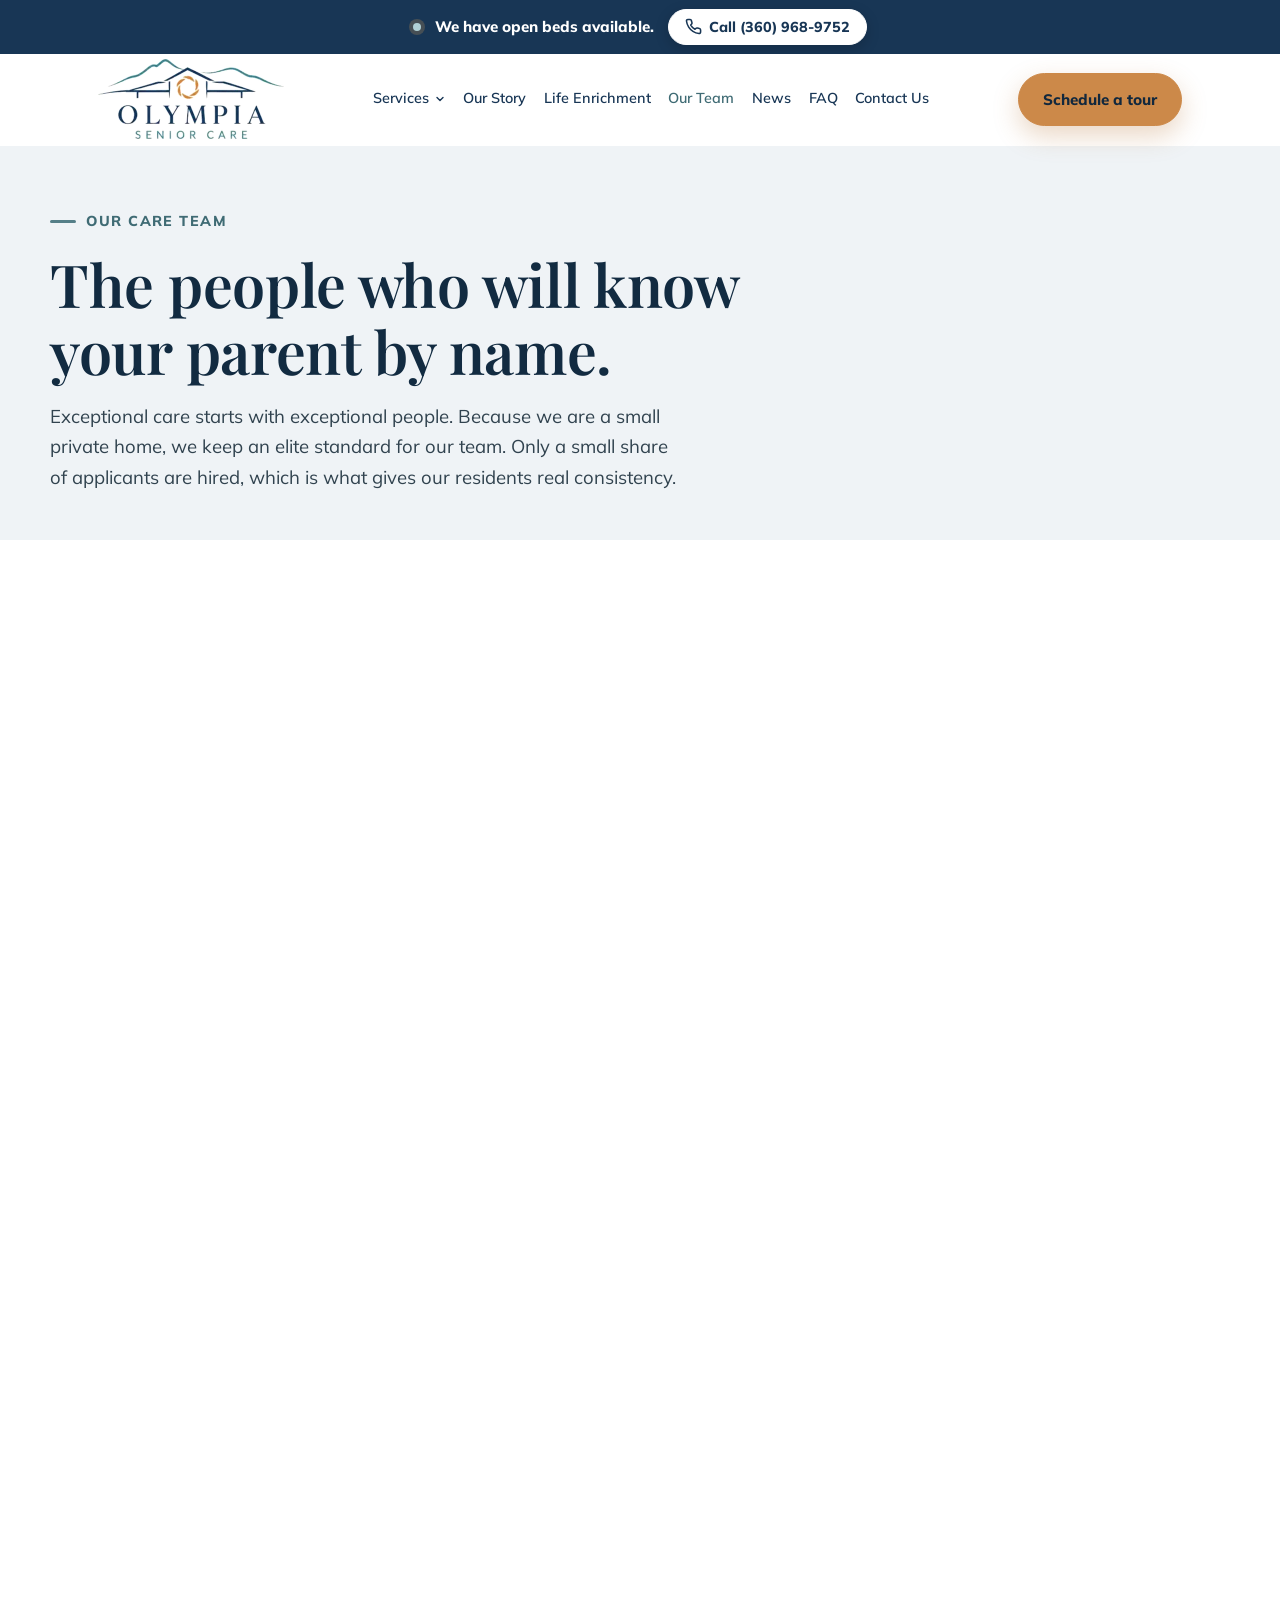
<file: team.html>
<!DOCTYPE html>
<html lang="en">
<head>
<meta charset="UTF-8">
<meta name="viewport" content="width=device-width, initial-scale=1.0">
<title>Our Care Team | Olympia Senior Care Adult Family Home, Olympia WA</title>
<meta name="description" content="Meet the care team at Olympia Senior Care in West Olympia, WA: Peter, a board-certified psychiatric nurse practitioner, and certified nursing assistants Janet and Samantha, trained in dementia and Alzheimer's care.">
<link rel="canonical" href="https://olympiaseniorcarehome.com/team.html">
<style>@font-face{font-family:'Mulish';font-style:normal;font-weight:400;font-display:swap;src:url('fonts/Mulish-400.woff2') format('woff2')}@font-face{font-family:'Mulish';font-style:normal;font-weight:600;font-display:swap;src:url('fonts/Mulish-600.woff2') format('woff2')}@font-face{font-family:'Mulish';font-style:normal;font-weight:700;font-display:swap;src:url('fonts/Mulish-700.woff2') format('woff2')}@font-face{font-family:'Mulish';font-style:normal;font-weight:800;font-display:swap;src:url('fonts/Mulish-800.woff2') format('woff2')}@font-face{font-family:'Playfair Display';font-style:normal;font-weight:500;font-display:swap;src:url('fonts/PlayfairDisplay-500.woff2') format('woff2')}@font-face{font-family:'Playfair Display';font-style:normal;font-weight:600;font-display:swap;src:url('fonts/PlayfairDisplay-600.woff2') format('woff2')}@font-face{font-family:'Playfair Display';font-style:normal;font-weight:700;font-display:swap;src:url('fonts/PlayfairDisplay-700.woff2') format('woff2')}:root{--teal:#094A5C;--teal-deep:#063744;--teal-mid:#1C6377;--amber:#D07C1A;--gold:#8A5510;--amber-lt:#E8A857;--cream:#FBF6EE;--sand:#F4EADA;--sand-deep:#EADDC7;--white:#fff;--line:#E4D8C4;--ink:#0B2F3B;--body:#3A4A50;--muted:#5E6D73;--on-teal:#E4EDEF;--f-serif:'Newsreader',Georgia,'Times New Roman',serif;--f-sans:'Mulish',system-ui,-apple-system,'Segoe UI',sans-serif;--max:1180px;--pad:clamp(1.25rem,5vw,3rem);--r-sm:12px;--r-md:18px;--r-lg:26px;--pill:100px;--sh-sm:0 8px 24px rgba(9,74,92,.07);--sh-md:0 16px 40px rgba(9,74,92,.12);--sh-cta:0 10px 26px rgba(9,74,92,.24)}*{margin:0;padding:0;box-sizing:border-box}html{scroll-behavior:smooth}body{font-family:var(--f-sans);color:var(--body);background:var(--cream);line-height:1.65;-webkit-font-smoothing:antialiased}img{max-width:100%;height:auto;display:block}a{color:var(--teal);text-underline-offset:3px}h1,h2,h3,h4{font-family:var(--f-serif);color:var(--ink);font-weight:500;line-height:1.14;letter-spacing:-.01em}h1{font-size:clamp(2.25rem,5vw,3.7rem)}h2{font-size:clamp(1.8rem,3.5vw,2.55rem)}h3{font-size:1.55rem;font-weight:600;color:var(--teal)}h4{font-size:1.2rem;font-weight:600}section{padding:clamp(3.5rem,7vw,6rem) var(--pad)}.inner{max-width:var(--max);margin:0 auto}.narrow{max-width:760px;margin:0 auto}.eyebrow{font-family:var(--f-sans);font-weight:800;font-size:.88rem;letter-spacing:.12em;text-transform:uppercase;color:var(--gold);margin-bottom:1rem;display:flex;align-items:center;gap:.65rem;width:fit-content}.eyebrow::before{content:"";flex:none;width:26px;height:3px;border-radius:2px;background:var(--amber)}.center .eyebrow{margin-left:auto;margin-right:auto}.lede{font-size:clamp(1.03rem,1.5vw,1.16rem);max-width:58ch}.sec-head{max-width:62ch;margin-bottom:clamp(1.8rem,3vw,2.6rem)}.sec-head p{margin-top:.75rem}em.accent{font-style:italic;color:var(--teal-mid)}.sand{background:var(--sand)}p+p{margin-top:1rem}.center{text-align:center}.center .sec-head,.center .lede{margin-left:auto;margin-right:auto}.skip{position:absolute;left:-9999px;top:0;background:var(--teal);color:#fff;padding:.7rem 1.1rem;border-radius:0 0 var(--r-sm) 0;z-index:200;font-weight:700}.skip:focus{left:0}.logo{display:flex;align-items:center;gap:.6rem;text-decoration:none}.logo img{height:46px;width:auto}@media(max-width:560px){.logo img{height:38px}}.nav{position:sticky;top:0;z-index:60;background:rgba(251,246,238,.92);backdrop-filter:blur(10px);border-bottom:1px solid transparent;transition:border-color .2s,box-shadow .2s}.nav.stuck{border-bottom-color:var(--line);box-shadow:var(--sh-sm)}.nav-in{max-width:var(--max);margin:0 auto;padding:.6rem var(--pad);display:flex;align-items:center;justify-content:space-between;gap:1rem}.nav-links{display:flex;gap:1.35rem}.nav-links a{font-weight:600;font-size:.9rem;color:var(--teal);text-decoration:none;padding:.4rem 0}.nav-links a:hover{color:var(--gold)}.nav-cta{display:flex;align-items:center;gap:.8rem}.nav-phone{font-weight:800;color:var(--teal);text-decoration:none;font-size:.95rem;white-space:nowrap}.menu-toggle{display:none;background:none;border:0;color:var(--teal);cursor:pointer;padding:.35rem}.drawer{display:none;border-top:1px solid var(--line);background:var(--cream);padding:.6rem var(--pad) 1.1rem}.drawer.open{display:block}.drawer a{display:block;padding:.7rem 0;font-weight:600;color:var(--teal);text-decoration:none;border-bottom:1px solid var(--line)}.drawer .btn{margin-top:.9rem;width:100%}.btn{display:inline-flex;align-items:center;justify-content:center;gap:.5rem;min-height:44px;padding:.8rem 1.5rem;border-radius:var(--pill);font-family:var(--f-sans);font-weight:700;font-size:.95rem;text-decoration:none;border:1.5px solid transparent;cursor:pointer;transition:transform .15s,background .15s,color .15s}.btn-primary{background:var(--teal);color:#fff;box-shadow:var(--sh-cta)}.btn-primary:hover{background:var(--teal-deep);transform:translateY(-2px)}.btn-secondary{border-color:var(--teal);color:var(--teal);background:transparent}.btn-secondary:hover{background:var(--teal);color:#fff;transform:translateY(-2px)}.btn-ghost{border-color:rgba(228,237,239,.55);color:#fff;background:transparent}.btn-ghost:hover{background:#fff;color:var(--teal)}.btn-lg{font-size:1.02rem;padding:.95rem 1.8rem}a:focus-visible,button:focus-visible,input:focus-visible,textarea:focus-visible,select:focus-visible{outline:3px solid var(--teal);outline-offset:2px}.on-teal a:focus-visible,.on-teal button:focus-visible{outline-color:#fff}.hero{padding-top:clamp(2.2rem,4.5vw,3.4rem)}.hero-grid{display:grid;grid-template-columns:1.02fr .98fr;gap:clamp(2rem,5vw,4rem);align-items:center}.hero-photo{border-radius:var(--r-lg);overflow:hidden;box-shadow:var(--sh-md);aspect-ratio:4/5}.hero-photo img{width:100%;height:100%;object-fit:cover}.hero-actions{display:flex;flex-wrap:wrap;gap:.75rem;margin:1.7rem 0 1.4rem}.trust{display:flex;flex-wrap:wrap;gap:.5rem .9rem;list-style:none;font-size:.88rem;color:var(--muted);font-weight:600}.trust li{display:flex;align-items:center;gap:.4rem}.trust svg{flex:none;color:var(--teal-mid)}.badge{display:inline-flex;align-items:center;gap:.45rem;background:var(--sand-deep);color:var(--gold);font-weight:800;font-size:.76rem;letter-spacing:.06em;text-transform:uppercase;padding:.4rem .85rem;border-radius:var(--pill);margin-bottom:1rem}.badge .dot{width:7px;height:7px;border-radius:50%;background:var(--amber)}.facts{background:var(--teal);padding:clamp(2rem,4vw,2.9rem) var(--pad)}.facts-grid{display:grid;grid-template-columns:repeat(4,1fr);gap:1.5rem;text-align:center}.facts b{display:block;font-family:var(--f-serif);font-size:clamp(1.7rem,3vw,2.3rem);color:#fff;font-weight:500;line-height:1.1}.facts span{display:block;color:var(--on-teal);font-size:.83rem;margin-top:.3rem;letter-spacing:.03em}.grid-3{display:grid;grid-template-columns:repeat(3,1fr);gap:1.4rem}.grid-2{display:grid;grid-template-columns:repeat(2,1fr);gap:1.4rem}.card{background:var(--white);border:1px solid var(--line);border-radius:var(--r-md);padding:1.6rem;box-shadow:var(--sh-sm);transition:transform .18s,box-shadow .18s}.card:hover{transform:translateY(-4px);box-shadow:var(--sh-md)}.card h3{margin-bottom:.55rem}.card .num{font-family:var(--f-serif);font-size:2rem;color:var(--amber);line-height:1;display:block;margin-bottom:.5rem}.icon{width:42px;height:42px;border-radius:12px;background:var(--sand-deep);color:var(--teal);display:grid;place-items:center;margin-bottom:.95rem}.ticks{list-style:none;margin-top:.9rem;display:grid;gap:.55rem}.ticks li{display:flex;gap:.6rem;align-items:flex-start;font-size:.95rem}.ticks svg{flex:none;margin-top:.35rem;color:var(--amber)}.tags{display:flex;flex-wrap:wrap;gap:.55rem;list-style:none;margin-top:1.2rem}.tags li{background:var(--white);border:1px solid var(--line);border-radius:var(--pill);padding:.45rem 1rem;font-size:.92rem;font-weight:600;color:var(--ink)}.sand .tags li{background:var(--cream)}.lead-in{display:block;font-family:var(--f-sans);font-size:.74rem;font-weight:800;letter-spacing:.12em;text-transform:uppercase;color:var(--gold);margin-bottom:.5rem}.more{display:inline-flex;align-items:center;gap:.4rem;font-weight:700;font-size:.94rem;text-decoration:none;margin-top:1.1rem}.more:hover{text-decoration:underline}.compare{display:grid;grid-template-columns:1fr 1fr;gap:1.2rem;margin-top:1.8rem}.compare>div{border-radius:var(--r-md);padding:1.5rem;border:1px solid var(--line)}.compare .them{background:var(--white)}.compare .us{background:var(--teal);border-color:var(--teal)}.compare .us h4,.compare .us p{color:#fff}.compare .us .big{color:var(--amber-lt)}.compare .big{font-family:var(--f-serif);font-size:clamp(2.2rem,5vw,3rem);line-height:1;color:var(--muted);display:block;margin-bottom:.4rem}.compare p{font-size:.93rem;margin-top:.5rem;color:var(--muted)}.compare .us p{color:var(--on-teal)}.quote{background:var(--sand);border-left:4px solid var(--amber);border-radius:0 var(--r-md) var(--r-md) 0;padding:1.6rem 1.8rem;margin:1.6rem 0}.quote p{font-family:var(--f-serif);font-size:clamp(1.15rem,2vw,1.4rem);line-height:1.45;color:var(--ink);font-style:italic}.quote cite{display:block;margin-top:.9rem;font-family:var(--f-sans);font-style:normal;font-size:.83rem;font-weight:800;letter-spacing:.1em;text-transform:uppercase;color:var(--gold)}.split{display:grid;grid-template-columns:1fr 1fr;gap:clamp(2rem,5vw,3.6rem);align-items:center}.split img{border-radius:var(--r-lg);box-shadow:var(--sh-md)}.split img.portrait{max-width:min(470px,100%);margin-inline:auto}.split.flip>*:first-child{order:2}.team-grid{display:grid;grid-template-columns:repeat(3,1fr);gap:1.4rem}.member{background:var(--white);border:1px solid var(--line);border-radius:var(--r-md);overflow:hidden;box-shadow:var(--sh-sm);display:flex;flex-direction:column}.member .por{aspect-ratio:1/1;background:linear-gradient(145deg,var(--sand-deep),var(--sand));display:grid;place-items:center;position:relative;border-bottom:1px solid var(--line)}.member .mono{font-family:var(--f-serif);font-size:3.2rem;color:var(--teal);opacity:.55}.member .por .tag{position:absolute;bottom:.7rem;left:.7rem;background:rgba(255,255,255,.92);color:var(--gold);font-size:.66rem;font-weight:800;letter-spacing:.08em;text-transform:uppercase;padding:.28rem .6rem;border-radius:var(--pill)}.member .body{padding:1.4rem;flex:1;display:flex;flex-direction:column}.member .role{font-size:.87rem;color:var(--muted);margin-top:.15rem}.member .yrs{font-size:.78rem;font-weight:800;letter-spacing:.06em;text-transform:uppercase;color:var(--gold);margin-top:.7rem}.member blockquote{font-family:var(--f-serif);font-style:italic;color:var(--ink);font-size:1rem;line-height:1.5;margin-top:.9rem;padding-top:.9rem;border-top:1px solid var(--line)}.gal{display:grid;grid-template-columns:repeat(4,1fr);gap:1rem}.gal figure{border-radius:var(--r-md);overflow:hidden;position:relative;background:var(--sand);aspect-ratio:4/3}.gal img{width:100%;height:100%;object-fit:cover;transition:transform .4s}.gal figure:hover img{transform:scale(1.04)}.gal figcaption{position:absolute;left:.6rem;bottom:.6rem;background:rgba(255,255,255,.93);color:var(--teal);font-size:.73rem;font-weight:700;padding:.3rem .62rem;border-radius:var(--pill)}.gal .wide{grid-column:span 2;aspect-ratio:8/3}.feats{display:grid;grid-template-columns:repeat(3,1fr);gap:1.4rem}.feat{background:var(--white);border:1px solid var(--line);border-radius:var(--r-md);overflow:hidden;box-shadow:var(--sh-sm);transition:transform .18s,box-shadow .18s}.feat:hover{transform:translateY(-4px);box-shadow:var(--sh-md)}.feat .shot{aspect-ratio:4/3;overflow:hidden}.feat .shot img{width:100%;height:100%;object-fit:cover;transition:transform .4s}.feat:hover .shot img{transform:scale(1.04)}.feat .txt{padding:1.35rem}.feat h3{font-size:1.4rem;margin-bottom:.45rem}.feat p{font-size:.95rem}.faqs{max-width:840px;margin:0 auto;border-top:1px solid var(--line)}.faq{border-bottom:1px solid var(--line)}.faq summary{list-style:none;cursor:pointer;display:block;position:relative;padding:1.35rem 3.2rem 1.35rem 0;font-family:var(--f-serif);font-size:1.38rem;font-weight:500;color:var(--ink);line-height:1.3}.faq summary::-webkit-details-marker{display:none}.faq summary:hover{color:var(--teal-mid)}.faq summary::after{content:"+";position:absolute;right:.4rem;top:50%;transform:translateY(-50%);font-family:var(--f-sans);font-size:1.7rem;font-weight:300;line-height:1;color:var(--amber);transition:transform .2s}.faq[open] summary{color:var(--teal-mid)}.faq[open] summary::after{transform:translateY(-50%) rotate(45deg)}.faq .a{padding:0 3.2rem 1.5rem 0;font-size:1rem;line-height:1.72;color:var(--body)}.loc{display:grid;grid-template-columns:1fr 1.15fr;align-items:stretch;padding:0}.loc-copy{padding:clamp(2.4rem,5vw,3.6rem) var(--pad);display:flex;flex-direction:column;justify-content:center;gap:.5rem}.loc-copy .addr{font-family:var(--f-serif);font-size:1.35rem;color:var(--ink);line-height:1.4}.loc-map{position:relative;min-height:360px;background:var(--sand-deep)}.loc-map iframe{position:absolute;inset:0;width:100%;height:100%;border:0}.member .por img{width:100%;height:100%;object-fit:cover}.tour{max-width:980px;margin:0 auto;border-radius:var(--r-lg);overflow:hidden;box-shadow:var(--sh-md);background:var(--ink)}.tour video{display:block;width:100%;height:auto;aspect-ratio:16/9;background:var(--ink)}.acts{display:flex;flex-wrap:wrap;justify-content:center;gap:1.4rem}.acts .feat{flex:0 1 calc((100% - 2.8rem)/3)}.feat .shot.blank{display:grid;place-items:center;background:linear-gradient(145deg,var(--sand-deep),var(--sand));color:var(--teal)}.feat .shot.blank svg{width:64px;height:64px;opacity:.85}.quote.big p{font-size:clamp(1.35rem,2.6vw,1.85rem)}.cta-band .tagline{font-family:var(--f-serif);font-style:italic;font-size:clamp(1.2rem,2vw,1.45rem);color:var(--amber-lt)}.contact-grid{display:grid;grid-template-columns:1fr 1fr;gap:clamp(2rem,5vw,3.4rem);align-items:start}.panel{background:var(--white);border:1px solid var(--line);border-radius:var(--r-lg);padding:clamp(1.5rem,3vw,2.2rem);box-shadow:var(--sh-md)}.field{margin-bottom:1rem}label{display:block;font-size:.74rem;font-weight:800;letter-spacing:.09em;text-transform:uppercase;color:var(--muted);margin-bottom:.4rem}input,textarea,select{width:100%;background:var(--cream);border:1px solid var(--line);border-radius:var(--r-sm);padding:.8rem 1rem;font-family:var(--f-sans);font-size:1rem;color:var(--body)}input::placeholder,textarea::placeholder{color:var(--muted);opacity:.75}input:focus,textarea:focus,select:focus{border-color:var(--teal-mid);background:#fff;box-shadow:0 0 0 3px rgba(28,99,119,.14);outline:none}.form-note{font-size:.82rem;color:var(--muted);margin-top:.85rem}.contact-list{list-style:none;display:grid;gap:1.1rem;margin-top:1.6rem}.contact-list li{display:flex;gap:.85rem;align-items:flex-start}.contact-list svg{flex:none;margin-top:.25rem;color:var(--teal-mid)}.contact-list b{display:block;color:var(--ink);font-size:.95rem}.contact-list a{font-weight:700;text-decoration:none}.contact-list a:hover{text-decoration:underline}.ok{display:none;background:var(--sand);border:1px solid var(--amber);border-radius:var(--r-md);padding:1.4rem;color:var(--ink)}.ok.show{display:block}.cta-band{background:var(--teal);color:#fff;text-align:center}.cta-band h2,.cta-band p{color:#fff}.cta-band p{max-width:56ch;margin:.9rem auto 0;color:var(--on-teal)}.cta-band .hero-actions{justify-content:center}.page-head{background:var(--sand);padding:clamp(2.6rem,5vw,4rem) var(--pad) clamp(2.2rem,4vw,3rem)}.prose{max-width:68ch}.prose h2{margin:2.4rem 0 .8rem}.prose h3{margin:1.8rem 0 .5rem}.prose ul{margin:1rem 0 1rem 1.1rem;display:grid;gap:.5rem}.prose img{border-radius:var(--r-lg);box-shadow:var(--sh-md);margin:1.8rem 0}.foot{background:var(--teal-deep);color:var(--on-teal);padding:clamp(3rem,5vw,4rem) var(--pad) 1.6rem}.foot-grid{display:grid;grid-template-columns:1.3fr 1fr 1fr 1fr;gap:2.2rem;max-width:var(--max);margin:0 auto}.foot h4{color:#fff;font-family:var(--f-sans);font-size:.76rem;font-weight:800;letter-spacing:.13em;text-transform:uppercase;margin-bottom:1rem}.foot a{color:var(--on-teal);text-decoration:none}.foot a:hover{color:#fff;text-decoration:underline}.foot ul{list-style:none;display:grid;gap:.6rem;font-size:.93rem}.foot .brandline{font-family:var(--f-serif);font-size:1.15rem;color:#fff;margin-bottom:.6rem}.foot .tag{font-size:.93rem;max-width:34ch}.foot-bot{max-width:var(--max);margin:2.4rem auto 0;padding-top:1.3rem;border-top:1px solid rgba(228,237,239,.18);display:flex;flex-wrap:wrap;gap:.6rem 1.4rem;justify-content:space-between;font-size:.8rem;color:rgba(228,237,239,.78)}.foot-logo{height:54px;width:auto;margin-bottom:1rem;filter:brightness(0) invert(1);opacity:.95}@media(max-width:960px){.acts .feat{flex-basis:calc((100% - 1.4rem)/2)}.loc{grid-template-columns:1fr}.loc-map{min-height:300px}.feats{grid-template-columns:repeat(2,1fr)}.hero-grid{grid-template-columns:1fr}.hero-photo{order:-1;aspect-ratio:4/3;max-height:400px}.grid-3,.team-grid{grid-template-columns:repeat(2,1fr)}.split,.contact-grid{grid-template-columns:1fr}.split.flip>*:first-child{order:0}.facts-grid{grid-template-columns:repeat(2,1fr);gap:1.6rem}.foot-grid{grid-template-columns:1fr 1fr}.gal{grid-template-columns:repeat(2,1fr)}.gal .wide{grid-column:span 2;aspect-ratio:2/1}}@media(max-width:720px){.acts .feat{flex-basis:100%}.nav-links,.nav-phone{display:none}.menu-toggle{display:block}.grid-3,.grid-2,.team-grid,.compare,.feats{grid-template-columns:1fr}.foot-grid{grid-template-columns:1fr}}@media(max-width:420px){.facts-grid{grid-template-columns:1fr;gap:1.2rem}.btn{width:100%}.hero-actions{flex-direction:column}}@media(prefers-reduced-motion:reduce){html{scroll-behavior:auto}*{transition:none!important;animation:none!important}.card:hover,.btn:hover{transform:none}.gal figure:hover img{transform:none}}@media print{.nav,.cta-band,.contact{display:none}}@media(max-width:720px){body{font-size:1.125rem}.lede{font-size:1.2rem}h2{font-size:2rem}.eyebrow{font-size:.92rem}.feat p,.card p,.faq .a,.split p,.loc-copy p,.member p{font-size:1.08rem}.tags li{font-size:1rem}.hero-grid>div:not(.hero-photo),.sec-head,.page-head .inner,.split>div,.loc-copy,.contact-grid>div:first-child,.card,.feat .txt,.member .body,.narrow{text-align:center}.eyebrow,.sec-head,.lede{margin-left:auto;margin-right:auto}.trust,.tags,.hero-actions{justify-content:center}.quote{border-left:0;border-top:4px solid var(--amber);border-radius:var(--r-md);text-align:center}.split>div.prose,.prose,.ticks,.faqs,.faq,form,.panel,.contact-list{text-align:left}}section[id]{scroll-margin-top:76px}.carelist{margin-top:clamp(1.6rem,3vw,2.2rem);padding-top:clamp(1.4rem,3vw,1.9rem);border-top:1px solid rgba(228,237,239,.22);text-align:center}.carelist-h{font-weight:800;font-size:.8rem;letter-spacing:.12em;text-transform:uppercase;color:var(--amber-lt);margin:0 auto 1.1rem;max-width:60ch;line-height:1.5}.carelist ul{list-style:none;display:grid;grid-template-columns:repeat(3,auto);justify-content:center;gap:.75rem 2.6rem}.carelist li{display:flex;align-items:center;gap:.55rem;color:#fff;font-size:1.05rem;font-weight:600;text-align:left}.carelist svg{flex:none;color:var(--amber-lt)}@media(max-width:720px){.carelist ul{grid-template-columns:1fr 1fr;justify-content:stretch;gap:.85rem 1.1rem;max-width:420px;margin:0 auto}.carelist li{font-size:1.02rem;align-items:flex-start}.carelist svg{margin-top:.28rem}}@media(max-width:420px){.carelist ul{grid-template-columns:1fr;max-width:260px}}.nav-links{align-items:center}.nav-links a[aria-current="page"],.nav-links .on{color:var(--gold)}.has-sub{position:relative}.nav-links .sub-top{display:inline-flex;align-items:center;gap:.3rem}.chev{flex:none;transition:transform .2s}.has-sub:hover .chev,.has-sub:focus-within .chev,.has-sub.open .chev{transform:rotate(180deg)}.sub{position:absolute;top:calc(100% + .6rem);left:-1rem;min-width:300px;background:var(--white);border:1px solid var(--line);border-radius:var(--r-md);box-shadow:var(--sh-md);padding:.45rem;opacity:0;visibility:hidden;transform:translateY(6px);transition:opacity .15s,transform .15s,visibility .15s;z-index:70}.sub::before{content:"";position:absolute;left:0;right:0;top:-.9rem;height:.9rem}.has-sub:hover .sub,.has-sub:focus-within .sub,.has-sub.open .sub{opacity:1;visibility:visible;transform:none}.nav-links .sub a{display:block;padding:.62rem .85rem;border-radius:10px;font-size:.95rem;white-space:nowrap;color:var(--teal)}.nav-links .sub a:hover,.nav-links .sub a[aria-current="page"]{background:var(--sand);color:var(--teal)}.nav-links .sub .sub-all{margin-top:.3rem;border-top:1px solid var(--line);border-radius:0 0 10px 10px;padding-top:.75rem;color:var(--gold);font-size:.8rem;font-weight:800;letter-spacing:.1em;text-transform:uppercase}@media(max-width:1200px){.nav-phone{display:none}}@media(max-width:1020px){.nav-links{display:none}.menu-toggle{display:block}}.drawer.open{max-height:calc(100vh - 62px);overflow-y:auto}.drawer .drawer-top{border-bottom:0;padding-bottom:.3rem}.drawer-sub{margin:0 0 .5rem .15rem;padding-left:.95rem;border-left:2px solid var(--amber-lt)}.drawer .drawer-sub a{border-bottom:0;padding:.42rem 0;font-size:.97rem;color:var(--body)}.drawer-sub+a{border-top:1px solid var(--line)}.carelist a{color:#fff;text-decoration:underline;text-decoration-color:rgba(255,255,255,.45);text-underline-offset:4px;text-decoration-thickness:1px}.carelist a:hover{text-decoration-color:var(--amber-lt)}.ph-split{display:grid;grid-template-columns:1.05fr .95fr;gap:clamp(2rem,5vw,3.6rem);align-items:center}.ph-split h1{max-width:17ch}.ph-split .lede{margin-top:1rem}.ph-split img{width:100%;aspect-ratio:4/3;object-fit:cover;border-radius:var(--r-lg);box-shadow:var(--sh-md)}.checks{list-style:none;display:grid;grid-template-columns:1fr 1fr;gap:1rem 2.4rem;text-align:left}.checks.one{grid-template-columns:1fr;margin-top:1.2rem}.checks li{display:flex;gap:.7rem;align-items:flex-start;font-size:1.05rem;font-weight:600;color:var(--ink);line-height:1.5}.checks svg{flex:none;margin-top:.25rem;color:var(--amber)}.panel-lite{background:var(--white);border:1px solid var(--line);border-radius:var(--r-lg);padding:clamp(1.4rem,3vw,2.2rem);box-shadow:var(--sh-sm)}.note{margin-top:1.6rem;max-width:70ch}a.feat{display:block;text-decoration:none;color:inherit}a.feat .more{margin-top:.9rem}.feats.two{grid-template-columns:repeat(2,1fr)}.card .lead-in{margin-bottom:.6rem}.faq div.a p+p{margin-top:.8rem}.faq .a ul{margin:.7rem 0 0 1.2rem;display:grid;gap:.3rem}@media(max-width:960px){.ph-split{grid-template-columns:1fr}.ph-split img{max-height:340px}}@media(max-width:720px){.checks{grid-template-columns:1fr;width:fit-content;max-width:100%;margin-inline:auto}.checks li{font-size:1.06rem}.feats.two{grid-template-columns:1fr}.note{text-align:center;margin-inline:auto}}.drawer a.btn-primary{color:#fff;border-bottom:0}.drawer a.btn-primary{display:flex}.acts .card{flex:0 1 calc((100% - 2.8rem)/3)}.day .card .lead-in{margin-bottom:.35rem}@media(max-width:960px){.acts .card{flex-basis:calc((100% - 1.4rem)/2)}}@media(max-width:720px){.acts .card{flex-basis:100%}.card .icon{margin-inline:auto}}:root{--teal:#83152A;--teal-deep:#5E0E1E;--teal-mid:#9E2A3F;--amber:#83152A;--gold:#83152A;--amber-lt:#F2CCD3;--ink:#1F1B1C;--body:#3B3637;--muted:#665D5F;--on-teal:#F7E9EC;--line:#E6DBCB;--f-serif:'Playfair Display',Georgia,'Times New Roman',serif;--f-label:'Oswald','Arial Narrow',system-ui,sans-serif;--sh-sm:0 8px 24px rgba(60,18,26,.07);--sh-md:0 16px 40px rgba(60,18,26,.12);--sh-cta:0 10px 26px rgba(131,21,42,.26)}h1,h2,h3,h4{letter-spacing:-.005em}h1{font-weight:600}input:focus,textarea:focus,select:focus{box-shadow:0 0 0 3px rgba(131,21,42,.14)}.eyebrow,.carelist-h,.badge,.lead-in,.foot h4,.quote cite,.member .yrs,.nav-links .sub .sub-all{font-family:var(--f-label);font-weight:500}.eyebrow{font-size:.98rem;letter-spacing:.1em}.carelist-h{font-size:.92rem;letter-spacing:.1em}.badge{font-size:.82rem;letter-spacing:.08em}.lead-in{font-size:.86rem;letter-spacing:.1em}.foot h4{font-size:.9rem;letter-spacing:.12em}.quote cite{font-size:.9rem;letter-spacing:.1em}.nav-links .sub .sub-all{font-size:.88rem;letter-spacing:.1em}.logo img{height:44px;width:auto}.foot{background:#1F1B1C}.foot-logo{height:72px;width:auto}@media(max-width:560px){.logo img{height:34px}}@media(max-width:720px){.eyebrow{font-size:1rem}}@media(max-width:560px){.nav-cta{gap:.5rem;flex-shrink:0}.nav-cta .btn{white-space:nowrap;padding:.5rem .95rem;font-size:.86rem;min-height:40px;width:auto}.menu-toggle{padding:.25rem}}.logo{min-width:0}.logo img{object-fit:contain;object-position:left center;max-width:100%}:root{--f-label:var(--f-sans)}em.accent{font-style:normal}h3,h4{font-family:var(--f-sans);font-weight:700;letter-spacing:0;line-height:1.3}h3{font-size:1.38rem}.feat h3{font-size:1.3rem}.quote p{font-family:var(--f-sans);font-style:normal;font-weight:600;font-size:clamp(1.12rem,1.8vw,1.28rem);line-height:1.6;color:var(--ink)}.quote.big p{font-size:clamp(1.2rem,2.2vw,1.45rem)}.quote cite{font-family:var(--f-sans);font-weight:700;font-size:.95rem;letter-spacing:.02em;text-transform:none;color:var(--muted)}.member blockquote{font-family:var(--f-sans);font-style:normal;font-weight:600}.cta-band .tagline{font-family:var(--f-sans);font-style:normal;font-weight:700;font-size:1.15rem}.faq summary{font-family:var(--f-sans);font-weight:700;font-size:1.18rem;line-height:1.4}.loc-copy .addr{font-family:var(--f-sans);font-weight:700;font-size:1.2rem}.eyebrow,.carelist-h,.badge,.lead-in,.foot h4,.member .yrs,.nav-links .sub .sub-all{font-family:var(--f-sans);font-weight:800}.eyebrow{font-size:.9rem;letter-spacing:.1em}.carelist-h{font-size:.85rem;letter-spacing:.08em}.badge{font-size:.78rem;letter-spacing:.06em}.lead-in{font-size:.8rem;letter-spacing:.1em}.foot h4{font-size:.8rem;letter-spacing:.12em}.nav-links .sub .sub-all{font-size:.8rem;letter-spacing:.08em}@media(max-width:720px){.eyebrow{font-size:.95rem}.faq summary{font-size:1.12rem}}.team-grid.two{grid-template-columns:repeat(2,1fr);max-width:860px;margin-inline:auto}.member .por .mono{font-family:var(--f-serif)}.member .note-photo{font-size:.8rem;color:var(--muted);margin-top:.6rem}@media(max-width:720px){.team-grid.two{grid-template-columns:1fr}}.team-grid.two .member .por{aspect-ratio:16/9}:root{--teal:#0B3D5C;--teal-deep:#072C43;--teal-mid:#1D5F87;--amber:#2E8B57;--gold:#23704A;--amber-lt:#A7DDBF;--cream:#FFFFFF;--sand:#EEF5F9;--sand-deep:#DCEAF2;--line:#D5E3EC;--ink:#0E2A3B;--body:#33454F;--muted:#56666F;--on-teal:#E6F0F6;--orange:#C25700;--orange-deep:#A04700;--sh-sm:0 8px 24px rgba(11,61,92,.07);--sh-md:0 16px 40px rgba(11,61,92,.12);--sh-cta:0 10px 26px rgba(194,87,0,.28)}input:focus,textarea:focus,select:focus{box-shadow:0 0 0 3px rgba(11,61,92,.16)}.foot{background:#0A2E45}.btn-primary,.on-teal .btn-primary{background:var(--orange);color:#fff;border-color:var(--orange)}.btn-primary:hover,.on-teal .btn-primary:hover{background:var(--orange-deep);border-color:var(--orange-deep);color:#fff}.nav-phone{font-size:1.2rem;font-weight:800;color:var(--teal)}.btn[href^="tel:"]{font-size:1.15rem;font-weight:800;letter-spacing:.01em}.contact-list a[href^="tel:"]{font-size:1.3rem;font-weight:800}.foot a[href^="tel:"]{font-size:1.15rem;font-weight:800}.drawer a[href^="tel:"]{font-size:1.15rem;font-weight:800}.faq-group{margin-top:clamp(2.4rem,5vw,3.4rem)}.faq-group:first-child{margin-top:0}.faq-group>h2{margin-bottom:1.1rem}.faq .a ul{margin:.6rem 0 .8rem 1.2rem}.faq .a li{margin:.2rem 0}.faq .a p+p{margin-top:.7rem}.faq .a .say{border-left:4px solid var(--amber);background:var(--sand);padding:.8rem 1rem;border-radius:0 12px 12px 0;margin:.7rem 0}.faq .a b.short{display:block;color:var(--ink);margin-bottom:.5rem}.faq-cta{display:flex;flex-wrap:wrap;gap:.8rem;margin-top:.9rem}.benchmark{font-size:.95rem;color:var(--muted)}.tagline{font-family:var(--f-serif);font-size:1.3rem;color:var(--teal);margin-top:.6rem}.nav{background:rgba(255,255,255,.95)}.nav-links{gap:1.1rem}.nav-links a,.nav-links .sub-top{white-space:nowrap}@media(max-width:1320px){.nav-phone{display:none}}@media(max-width:1120px){.nav-links{display:none}.menu-toggle{display:block}}.nav-cta .btn{white-space:nowrap}:root{--teal:#0E4A7A;--teal-deep:#0A3559;--teal-mid:#1878C0;--amber:#10B0A8;--gold:#0B7A73;--amber-lt:#7FDCD3;--orange:#F8A038;--orange-deep:#E88C1E;--sand:#EEF6FA;--sand-deep:#DCEDF5;--line:#D3E4EE;--sh-cta:0 10px 26px rgba(232,140,30,.30)}.foot{background:#0A3559}.btn-primary,.on-teal .btn-primary{color:#0E2A3B;font-weight:800}.btn-primary:hover,.on-teal .btn-primary:hover{color:#0E2A3B}.logo img{height:58px}@media(max-width:560px){.logo img{height:44px}}.foot-logo{filter:none;opacity:1;height:84px;background:#fff;padding:10px 14px;border-radius:14px;box-sizing:content-box}:root{--teal:#183655;--teal-deep:#102540;--teal-mid:#2C5E84;--amber:#557F88;--gold:#3F6B74;--amber-lt:#AFD0D6;--orange:#CC8949;--orange-deep:#B5712F;--sand:#EFF3F6;--sand-deep:#DFE8EE;--line:#D6E0E7;--ink:#122B41;--body:#31434F;--muted:#56666F;--sh-cta:0 10px 26px rgba(181,113,47,.28)}.foot{background:#102540}.btn-primary,.on-teal .btn-primary{background:var(--orange);border-color:var(--orange);color:#12283D}.btn-primary:hover,.on-teal .btn-primary:hover{background:var(--orange-deep);border-color:var(--orange-deep);color:#fff}.logo img{height:80px}@media(max-width:900px){.logo img{height:64px}}@media(max-width:560px){.logo img{height:54px}}.nav-in{padding-top:.35rem;padding-bottom:.35rem}.foot-logo{height:92px}.gal figcaption{font-size:1rem;line-height:1.45}.facts span{font-size:.95rem}.badge{font-size:.9rem}.lead-in{font-size:.95rem}.carelist-h{font-size:.95rem}.quote cite{font-size:.95rem}.member .role{font-size:.95rem}.member .yrs{font-size:.95rem}.member .note-photo{font-size:.95rem}.member .por .tag{font-size:.88rem}label{font-size:.95rem}.form-note{font-size:.95rem}.foot h4{font-size:.95rem}.foot-bot{font-size:.9rem;line-height:1.5}.nav-links .sub .sub-all{font-size:.95rem}.nav-cta .btn{font-size:.95rem}.tag,.gal figcaption,.benchmark{letter-spacing:0}.photo-note{margin:0}.photo-note img{border-radius:var(--r-md);box-shadow:var(--sh-sm);width:100%;height:auto}.photo-note figcaption{margin-top:.7rem;font-size:1rem;color:var(--muted)}main>section:not(.hero):not(.facts),.foot{content-visibility:auto;contain-intrinsic-size:auto 600px}.gal figure{content-visibility:auto;contain-intrinsic-size:auto 320px}.callbar{display:none}@media(max-width:860px){.callbar{display:flex;gap:.6rem;position:fixed;left:0;right:0;bottom:0;z-index:70;padding:.6rem .8rem calc(.6rem + env(safe-area-inset-bottom));background:rgba(255,255,255,.96);backdrop-filter:blur(10px);border-top:1px solid var(--line);box-shadow:0 -6px 24px rgba(11,61,92,.10)}.callbar a{flex:1;display:inline-flex;align-items:center;justify-content:center;gap:.45rem;min-height:50px;border-radius:var(--pill);font-weight:800;font-size:1.05rem;text-decoration:none;letter-spacing:.01em}.callbar-call{background:var(--teal);color:#fff}.callbar-tour{background:var(--orange);color:#12283D}body{padding-bottom:78px}}@media(max-width:380px){.callbar a{font-size:.95rem;min-height:46px}}.fit-grid{display:grid;grid-template-columns:1fr 1fr;gap:clamp(1.2rem,3vw,2rem);align-items:start}.fit-col{background:var(--cream);border:1px solid var(--line);border-radius:var(--r-md);padding:clamp(1.2rem,2.5vw,1.8rem)}.fit-col h3{font-size:1.2rem;margin-bottom:.9rem}.fit-col ul{list-style:none;display:grid;gap:.6rem}.fit-col li{position:relative;padding-left:1.7rem;line-height:1.55}.fit-col li::before{position:absolute;left:0;top:.05rem;font-weight:800}.fit-yes{border-left:4px solid var(--amber)}.fit-yes li::before{content:"✓";color:var(--gold)}.fit-no{border-left:4px solid var(--line)}.fit-no li::before{content:"–";color:var(--muted)}.fit-note{margin-top:1rem;padding-top:.9rem;border-top:1px solid var(--line);color:var(--muted)}@media(max-width:820px){.fit-grid{grid-template-columns:1fr}}.announce{background:var(--teal);color:var(--on-teal)}.announce-in{max-width:var(--max);margin-inline:auto;padding:.55rem var(--pad);display:flex;flex-wrap:wrap;align-items:center;justify-content:center;gap:.45rem .9rem;font-size:.95rem;text-align:center;line-height:1.4}.announce b{color:#fff;font-weight:800}.announce .dot{width:8px;height:8px;border-radius:50%;background:var(--amber-lt);box-shadow:0 0 0 4px rgba(232,168,87,.22);flex:none}.announce a{color:#fff;font-weight:800;text-decoration:underline;text-underline-offset:3px;white-space:nowrap}@media(max-width:560px){.announce-in{font-size:.88rem;padding:.5rem 1rem}}.rev-grid{display:grid;grid-template-columns:repeat(auto-fit,minmax(320px,1fr));gap:1.4rem}.rev-grid:has(>:only-child){max-width:760px}.rev{background:var(--white);border:1px solid var(--line);border-radius:var(--r-md);padding:clamp(1.3rem,2.5vw,1.9rem);box-shadow:var(--sh-sm);margin:0;display:flex;flex-direction:column;gap:.9rem}.rev .stars{color:var(--amber);font-size:1.15rem;letter-spacing:.12em;line-height:1}.rev blockquote{font-family:var(--f-serif);font-size:clamp(1.05rem,1.8vw,1.22rem);line-height:1.5;color:var(--ink);margin:0}.rev figcaption{color:var(--muted);font-size:.95rem;font-weight:700;margin-top:auto}.steps{list-style:none;counter-reset:s;margin:0;display:grid;grid-template-columns:repeat(5,1fr);gap:1.2rem}@media(max-width:1040px){.steps{grid-template-columns:repeat(3,1fr)}}@media(max-width:700px){.steps{grid-template-columns:1fr}}.steps li{counter-increment:s;background:var(--cream);border:1px solid var(--line);border-radius:var(--r-md);padding:1.3rem 1.4rem 1.4rem}.steps li::before{content:counter(s);display:flex;align-items:center;justify-content:center;width:34px;height:34px;border-radius:50%;background:var(--teal);color:#fff;font-weight:800;font-size:1rem;margin-bottom:.8rem}.steps li b{display:block;font-size:1.08rem;color:var(--ink);margin-bottom:.35rem}.steps-cta{margin-top:clamp(1.8rem,3vw,2.4rem);text-align:center}.steps-cta h3{font-size:clamp(1.4rem,3vw,1.9rem);margin-bottom:1.1rem}.steps-btns{display:flex;gap:.8rem;flex-wrap:wrap;justify-content:center}.menu-card{margin:clamp(1.8rem,3vw,2.6rem) 0 0;text-align:center}.menu-card a{display:block;border-radius:var(--r-md);overflow:hidden;box-shadow:var(--sh-md);border:1px solid var(--line)}.menu-card img{width:100%}.menu-card figcaption{margin-top:.9rem;color:var(--muted);font-size:.95rem}.faq-call{margin-top:1.1rem;font-weight:700}.faq-call a{font-weight:800;white-space:nowrap}.btn-tel{display:inline-flex;align-items:center;justify-content:center;gap:.45rem;min-height:44px;padding:.62rem 1.25rem;border-radius:var(--pill);background:var(--teal);color:#fff;font-family:var(--f-sans);font-weight:800;font-size:.95rem;line-height:1;text-decoration:none;white-space:nowrap;border:1.5px solid var(--teal);box-shadow:0 6px 18px rgba(24,54,85,.22);transition:transform .15s,background .15s,box-shadow .15s}.btn-tel:hover,.btn-tel:focus-visible{background:#12283D;border-color:#12283D;color:#fff;transform:translateY(-1px)}.btn-tel svg{flex:none}.announce .btn-tel{background:#fff;color:var(--teal);border-color:#fff;box-shadow:0 4px 14px rgba(0,0,0,.18);min-height:36px;padding:.42rem 1rem;font-size:.9rem}.announce .btn-tel:hover,.announce .btn-tel:focus-visible{background:var(--on-teal);color:var(--teal);border-color:var(--on-teal)}.nav-phone.btn-tel{min-height:40px;padding:.5rem 1.05rem;font-size:.9rem;color:#fff}.faq-call{display:flex;flex-wrap:wrap;align-items:center;gap:.75rem;margin-top:1.3rem;font-weight:700}.contact-list .btn-tel{margin-top:.4rem}.drawer .btn-tel{width:100%;margin-top:.7rem;border:1.5px solid var(--teal);color:#fff}@media(max-width:560px){.announce .btn-tel{min-height:34px;padding:.38rem .9rem}}.announce a.btn-tel{text-decoration:none}.drawer a.btn-tel{display:inline-flex;justify-content:center;gap:.45rem;padding:.62rem 1.25rem;border-bottom:0}@media(max-width:1320px){.nav-phone.btn-tel{display:none}}</style>
<link rel="icon" type="image/png" href="images/icon-osc-v3.webp">
<link rel="apple-touch-icon" href="images/apple-touch-icon-osc-v3.webp">
</head>
<body>
<a class="skip" href="#main">Skip to content</a>

<div class="announce">
  <div class="announce-in">
    <span class="dot"></span>
    <b>We have open beds available.</b>
    <a class="btn-tel" href="tel:+13609689752" data-track="call" data-loc="announce"><svg width="17" height="17" viewBox="0 0 24 24" fill="none" stroke="currentColor" stroke-width="2.2" stroke-linecap="round" stroke-linejoin="round" aria-hidden="true"><path d="M22 16.9v3a2 2 0 01-2.2 2 19.8 19.8 0 01-8.6-3.1 19.5 19.5 0 01-6-6A19.8 19.8 0 012.1 4.2 2 2 0 014.1 2h3a2 2 0 012 1.7c.1 1 .4 1.9.7 2.8a2 2 0 01-.5 2.1L8.1 9.9a16 16 0 006 6l1.3-1.2a2 2 0 012.1-.5c.9.3 1.8.6 2.8.7a2 2 0 011.7 2z"/></svg>Call (360) 968-9752</a>
  </div>
</div>

<header class="nav" id="nav">
  <div class="nav-in">
    <a class="logo" href="index.html" aria-label="Olympia Senior Care, home"><img src="images/logo-osc-v3.webp" width="372" height="160" alt="Olympia Senior Care"></a>
    <nav class="nav-links" aria-label="Primary">
      <div class="has-sub">
        <a class="sub-top" href="services.html">Services<svg class="chev" width="12" height="12" viewBox="0 0 24 24" fill="none" stroke="currentColor" stroke-width="2.8" stroke-linecap="round" stroke-linejoin="round" aria-hidden="true"><path d="M6 9l6 6 6-6"/></svg></a>
        <div class="sub">
          <a href="dementia-alzheimers-care.html">Dementia &amp; Alzheimer's Care</a>
          <a href="personal-care.html">Personal Care &amp; Daily Living</a>
          <a href="recovery-care.html">Recovery Care After Hospitalization</a>
          <a href="end-of-life-care.html">End-of-Life Care</a>
          <a class="sub-all" href="services.html">All services</a>
        </div>
      </div>
      <a href="story.html">Our Story</a>
      <a href="montessori.html">Life Enrichment</a>
      <a href="team.html" aria-current="page">Our Team</a>
      <a href="news/">News</a>
      <a href="memory-care-faq.html">FAQ</a>
      <a href="contact.html">Contact Us</a>
    </nav>
    <div class="nav-cta">
      <a class="nav-phone btn-tel" href="tel:+13609689752" data-loc="hero"><svg width="17" height="17" viewBox="0 0 24 24" fill="none" stroke="currentColor" stroke-width="2.2" stroke-linecap="round" stroke-linejoin="round" aria-hidden="true"><path d="M22 16.9v3a2 2 0 01-2.2 2 19.8 19.8 0 01-8.6-3.1 19.5 19.5 0 01-6-6A19.8 19.8 0 012.1 4.2 2 2 0 014.1 2h3a2 2 0 012 1.7c.1 1 .4 1.9.7 2.8a2 2 0 01-.5 2.1L8.1 9.9a16 16 0 006 6l1.3-1.2a2 2 0 012.1-.5c.9.3 1.8.6 2.8.7a2 2 0 011.7 2z"/></svg>(360) 968-9752</a>
      <a class="btn btn-primary" href="contact.html">Schedule a tour</a>
      <button class="menu-toggle" id="menuToggle" aria-label="Open menu" aria-expanded="false" aria-controls="drawer">
        <svg width="26" height="26" viewBox="0 0 24 24" fill="none" stroke="currentColor" stroke-width="2" stroke-linecap="round"><path d="M3 6h18M3 12h18M3 18h18"/></svg>
      </button>
    </div>
  </div>
  <div class="drawer" id="drawer">
    <a class="drawer-top" href="services.html">Services</a>
    <div class="drawer-sub">
      <a href="dementia-alzheimers-care.html">Dementia &amp; Alzheimer's Care</a>
      <a href="personal-care.html">Personal Care &amp; Daily Living</a>
      <a href="recovery-care.html">Recovery Care After Hospitalization</a>
      <a href="end-of-life-care.html">End-of-Life Care</a>
    </div>
    <a href="story.html">Our Story</a>
    <a href="montessori.html">Life Enrichment</a>
    <a href="team.html">Our Team</a>
    <a href="news/">News</a>
    <a href="memory-care-faq.html">FAQ</a>
    <a href="contact.html">Contact Us</a>
    <a class="btn-tel" href="tel:+13609689752" data-loc="hero"><svg width="17" height="17" viewBox="0 0 24 24" fill="none" stroke="currentColor" stroke-width="2.2" stroke-linecap="round" stroke-linejoin="round" aria-hidden="true"><path d="M22 16.9v3a2 2 0 01-2.2 2 19.8 19.8 0 01-8.6-3.1 19.5 19.5 0 01-6-6A19.8 19.8 0 012.1 4.2 2 2 0 014.1 2h3a2 2 0 012 1.7c.1 1 .4 1.9.7 2.8a2 2 0 01-.5 2.1L8.1 9.9a16 16 0 006 6l1.3-1.2a2 2 0 012.1-.5c.9.3 1.8.6 2.8.7a2 2 0 011.7 2z"/></svg>Call (360) 968-9752</a>
    <a class="btn btn-primary" href="contact.html">Schedule a tour</a>
  </div>
</header>

<main id="main">

<div class="page-head">
  <div class="inner">
    <p class="eyebrow">Our care team</p>
    <h1 style="max-width:20ch">The people who will know your parent by name.</h1>
    <p class="lede" style="margin-top:1rem">Exceptional care starts with exceptional people. Because we are a small private home, we keep an elite standard for our team. Only a small share of applicants are hired, which is what gives our residents real consistency.</p>
  </div>
</div>

<section>
  <div class="inner split">
    <img class="portrait" src="images/peter-portrait.webp" width="804" height="1024" loading="lazy"
         alt="Peter, owner of Olympia Senior Care and a board-certified psychiatric nurse practitioner."
           srcset="images/peter-portrait-480.webp 480w, images/peter-portrait-800.webp 800w, images/peter-portrait.webp 804w"
           sizes="(max-width:960px) 92vw, 46vw">
    <div>
      <p class="eyebrow">Owner and provider</p>
      <h2>Peter, PMHNP-BC</h2>
      <p class="lede" style="margin-top:.6rem">Provider, advocate and psychiatric nurse practitioner, serving people with dementia and Alzheimer's since 2008.</p>
      <p style="margin-top:1rem">Peter combines years of hands-on memory care experience with advanced clinical expertise to guide the care practices at Olympia Senior Care.</p>
      <blockquote class="quote">
        <p>I knew my grandmother, GiGi, would thrive best in an intimate care environment, yet we could not locate a place that met our high standards. Hence, I created Olympia Senior Care.</p>
        <cite>Peter, PMHNP-BC &middot; Owner</cite>
      </blockquote>
    </div>
  </div>
</section>

<!-- Janet and Samantha, back 17 Sep at Peter's request (text, 16 Sep). Their words are from his
     7 Sep email. Samantha asked for no photo, so her card keeps the initial. Janet is Peter's wife
     and is fine with a photo: swap her .por monogram for <img> when it arrives. -->
<section>
  <div class="inner">
    <div class="sec-head center">
      <p class="eyebrow">Our caregivers</p>
      <h2>The people your parent sees every day.</h2>
    </div>
    <div class="team-grid two">
      <article class="member">
        <div class="por"><span class="mono">J</span></div>
        <div class="body">
          <h3>Janet, CNA</h3>
          <p class="role">Certified Nursing Assistant</p>
          <p class="yrs">Serving seniors for nearly 12 years</p>
          <p style="margin-top:.7rem">Janet brings over a decade of dedicated caregiving experience to our home. To better serve our close-knit community, she is currently pursuing her nursing degree.</p>
          <blockquote>"I love being a caregiver because it's rewarding to know I make a difference in someone's life, whether by being dependable or taking extra time to connect and help them feel truly comfortable and cared for."</blockquote>
        </div>
      </article>
      <article class="member">
        <div class="por"><span class="mono">S</span></div>
        <div class="body">
          <h3>Samantha, CNA</h3>
          <p class="role">Certified Nursing Assistant</p>
          <p class="yrs">Supporting seniors with dementia for nearly 5 years</p>
          <p style="margin-top:.7rem">Samantha is the vibrant heart of our home. Deeply passionate about memory care, her warmth, enthusiasm, and dedication brighten every room she enters.</p>
          <blockquote>"To me, memory care is about finding joy in every single day. I love building deep connections with our residents and creating micro-moments of happiness that make our house feel like a true home."</blockquote>
        </div>
      </article>
    </div>
  </div>
</section>

<section class="sand">
  <div class="inner">
    <div class="sec-head">
      <p class="eyebrow">How we hire</p>
      <h2>Hand-selected memory care experts.</h2>
      <p>We protect the peace of mind of our families by thoroughly vetting every potential team member before they ever meet a resident.</p>
    </div>
    <div class="grid-3">
      <div class="card">
        <div class="icon"><svg width="21" height="21" viewBox="0 0 24 24" fill="none" stroke="currentColor" stroke-width="2" stroke-linecap="round" stroke-linejoin="round"><path d="M12 3l8 4v5c0 5-3.4 8.4-8 9-4.6-.6-8-4-8-9V7z"/><path d="M9 12l2 2 4-4"/></svg></div>
        <h3>Stringent multi-stage screening</h3>
        <ul class="ticks">
          <li><svg width="15" height="15" viewBox="0 0 24 24" fill="none" stroke="currentColor" stroke-width="3" stroke-linecap="round" stroke-linejoin="round"><path d="M4 12l5 5L20 6"/></svg>Live Scan background checks and security vetting</li>
          <li><svg width="15" height="15" viewBox="0 0 24 24" fill="none" stroke="currentColor" stroke-width="3" stroke-linecap="round" stroke-linejoin="round"><path d="M4 12l5 5L20 6"/></svg>Intensive in-person interviews and behavioral screening</li>
          <li><svg width="15" height="15" viewBox="0 0 24 24" fill="none" stroke="currentColor" stroke-width="3" stroke-linecap="round" stroke-linejoin="round"><path d="M4 12l5 5L20 6"/></svg>Rigorous skill-based examinations to test care capabilities</li>
        </ul>
      </div>
      <div class="card">
        <div class="icon"><svg width="21" height="21" viewBox="0 0 24 24" fill="none" stroke="currentColor" stroke-width="2" stroke-linecap="round" stroke-linejoin="round"><path d="M6 3h9l5 5v13H6z"/><path d="M15 3v5h5"/><path d="M9 14l2 2 4-4"/></svg></div>
        <h3>Washington licensed and certified</h3>
        <p>All of our nursing assistants are licensed by the State of Washington and hold active certifications in:</p>
        <ul class="ticks">
          <li><svg width="15" height="15" viewBox="0 0 24 24" fill="none" stroke="currentColor" stroke-width="3" stroke-linecap="round" stroke-linejoin="round"><path d="M4 12l5 5L20 6"/></svg><span><b>Clinical care.</b> Nurse delegation, diabetes management, fundamentals of caregiving, emergency first aid and CPR.</span></li>
          <li><svg width="15" height="15" viewBox="0 0 24 24" fill="none" stroke="currentColor" stroke-width="3" stroke-linecap="round" stroke-linejoin="round"><path d="M4 12l5 5L20 6"/></svg><span><b>Specialized support.</b> Advanced dementia care, mental health support, and care for people living with intellectual disabilities.</span></li>
          <li><svg width="15" height="15" viewBox="0 0 24 24" fill="none" stroke="currentColor" stroke-width="3" stroke-linecap="round" stroke-linejoin="round"><path d="M4 12l5 5L20 6"/></svg><span><b>Daily operations.</b> Certified food handling and safety practices.</span></li>
        </ul>
      </div>
      <div class="card">
        <div class="icon"><svg width="21" height="21" viewBox="0 0 24 24" fill="none" stroke="currentColor" stroke-width="2" stroke-linecap="round" stroke-linejoin="round"><path d="M12 3l9 5-9 5-9-5z"/><path d="M7 10.5V15c0 1.7 2.2 3 5 3s5-1.3 5-3v-4.5"/></svg></div>
        <h3>Advanced Montessori training</h3>
        <p>Once selected, our caregivers receive specialized training in Alzheimer's and dementia care. They use compassionate Montessori communication techniques to focus on residents' remaining strengths, understand behavioral changes with clinical empathy, and maintain proactive safety practices throughout our home.</p>
      </div>
    </div>
    <p class="form-note" style="margin-top:1.6rem">Caregivers here are employees, not contractors. That is what keeps the same familiar faces in front of your parent week after week.</p>
  </div>
</section>

<section class="cta-band on-teal">
  <div class="inner">
    <h2>Meet them in person.</h2>
    <p>The best way to judge a care team is to watch them work. Come by for a quiet tour and see for yourself.</p>
    <div class="hero-actions">
      <a class="btn btn-ghost btn-lg" href="tel:+13609689752" data-track="call" data-loc="cta-band">Call (360) 968-9752</a>
      <a class="btn btn-primary btn-lg" href="contact.html">Schedule a tour</a>
    </div>
  </div>
</section>
</main>

<footer class="foot">
  <div class="foot-grid">
    <div>
      <img class="foot-logo" src="images/logo-osc-v3-full.webp" width="575" height="247" alt="" aria-hidden="true">
      <p class="tag">A licensed six-bed adult family home in West Olympia for people living with dementia.</p>
      <p class="tag">Private pay and long-term care insurance.</p>
    </div>
    <div>
      <h4>Services</h4>
      <ul>
        <li><a href="dementia-alzheimers-care.html">Dementia &amp; Alzheimer's care</a></li>
        <li><a href="personal-care.html">Personal care &amp; daily living</a></li>
        <li><a href="recovery-care.html">Recovery after a hospital stay</a></li>
        <li><a href="end-of-life-care.html">End-of-life &amp; hospice support</a></li>
        <li>Psychiatric oversight &amp; medication management</li>
        <li>Respite &amp; short stays</li>
      </ul>
    </div>
    <div>
      <h4>Explore</h4>
      <ul>
        <li><a href="services.html">Services</a></li>
        <li><a href="story.html">Our Story</a></li>
        <li><a href="montessori.html">Life Enrichment</a></li>
        <li><a href="team.html">Our Team</a></li>
        <li><a href="news/">News &amp; Resources</a></li>
        <li><a href="memory-care-faq.html">Memory care FAQ</a></li>
        <li><a href="contact.html">Contact Us</a></li>
      </ul>
    </div>
    <div>
      <h4>Contact</h4>
      <ul>
        <li><a href="tel:+13609689752" data-track="call" data-loc="hero">(360) 968-9752</a></li>
        <li>Fax (360) 780-6319</li>
        <li><a href="mailto:hello@olympiaseniorcarehome.com">hello@olympiaseniorcarehome.com</a></li>
        <li>1925 Lenox Ct NW<br>Olympia, WA 98502</li>
        <li><a href="contact.html">Schedule a tour</a></li>
      </ul>
    </div>
  </div>
  <div class="foot-bot">
    <span>&copy; <span id="yr">2026</span> Belmont Village Adult Family Home LLC, doing business as Olympia Senior Care. DSHS license #759298.</span>
    <span>Licensed by the Washington State Department of Social and Health Services.</span>
  </div>
</footer>


<!-- Mobile call bar, 30 Sep. On a phone every tap-to-call link sat below the
     fold (the first one was 858px down), so a family in a hurry had to scroll
     to find the number. Hidden on desktop, where tel: links do nothing anyway. -->
<div class="callbar" aria-label="Quick contact">
  <a class="callbar-call" href="tel:+13609689752" data-track="call" data-loc="mobilebar">
    <svg width="19" height="19" viewBox="0 0 24 24" fill="none" stroke="currentColor" stroke-width="2.2" stroke-linecap="round" stroke-linejoin="round" aria-hidden="true"><path d="M22 16.9v3a2 2 0 01-2.2 2 19.8 19.8 0 01-8.6-3.1 19.5 19.5 0 01-6-6A19.8 19.8 0 012.1 4.2 2 2 0 014.1 2h3a2 2 0 012 1.7c.1 1 .3 1.9.6 2.8a2 2 0 01-.5 2.1L8.1 9.9a16 16 0 006 6l1.3-1.1a2 2 0 012.1-.5c.9.3 1.8.5 2.8.6a2 2 0 011.7 2z"/></svg>
    Call (360) 968-9752
  </a>
  <a class="callbar-tour" href="contact.html">Request a tour</a>
</div>

<script src="js/site.v8.js"></script>
</body>
</html>
</file>
